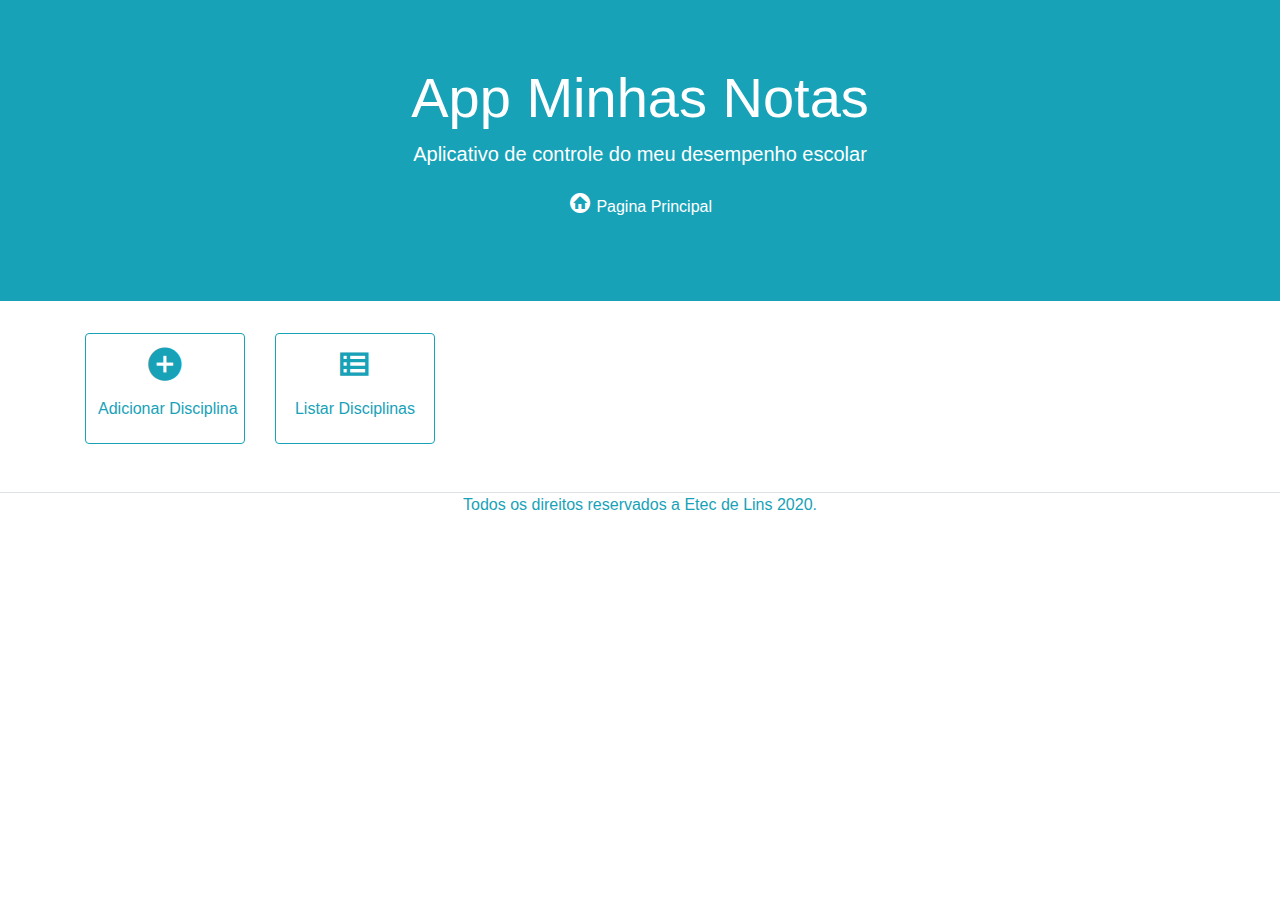
<file: index.html>
<!DOCTYPE html>
<html lang="pt-br">

<head>
    <meta charset="UTF-8">
    <meta name="viewport" content="width=device-width, initial-scale=1.0">
    <title>APP Minhas Notas</title>
    <link rel="shortcut icon" href="img/favicon.png" type="image/x-icon">
    <link rel="stylesheet" href="css/bootstrap.css">
    <link rel="stylesheet" href="libs/MaterialDesign-Webfont-master/css/materialdesignicons.css">
</head>

<body>

    <div class="jumbotron jumbotron-fluid bg-info">
        <h1 class="display-4 text-center text-white">App Minhas Notas</h1>
        <p class="lead text-center text-white">Aplicativo de controle do meu desempenho escolar</p>
        <p class="text-center text-white">
            <a href="index.html" class="text-white">
                <i class="mdi mdi-home-circle mdi-24px"></i> Pagina Principal
            </a>
        </p>
    </div>

    <div class="container" id="conteudo">
        <div class="row">
            <div class="col-6 col-md-2">
                <button id="adiciona" class="btn btn-outline-info btn-block">
                    <h1 class="text-center">
                        <i class="mdi mdi-plus-circle mdi48px"></i>
                    </h1>
                    <p class="text-center">Adicionar Disciplina</p>
                </button>
            </div>
            <div class="col-6 col-md-2">
                <button id="listar" class="btn btn-outline-info btn-block">
                    <h1 class="text-center">
                        <i class="mdi mdi-view-list-outline mdi48px"></i>
                    </h1>
                    <p class="text-center">Listar Disciplinas</p>
                </button>
            </div>
        </div>
    </div>

    <div class="container-fluid border-top mt-5">
        <div class="row justify-content-center">
            <div class="col-10 col-md-6">
                <p class="text-center text-info">
                    Todos os direitos reservados a Etec de Lins 2020.
                </p>
            </div>
        </div>
    </div>


    <script src="js/jquery-3.5.1.js"></script>
    <script src="js/bootstrap.js"></script>
    <script src="js/function-menu.js"></script>
</body>

</html>
</file>
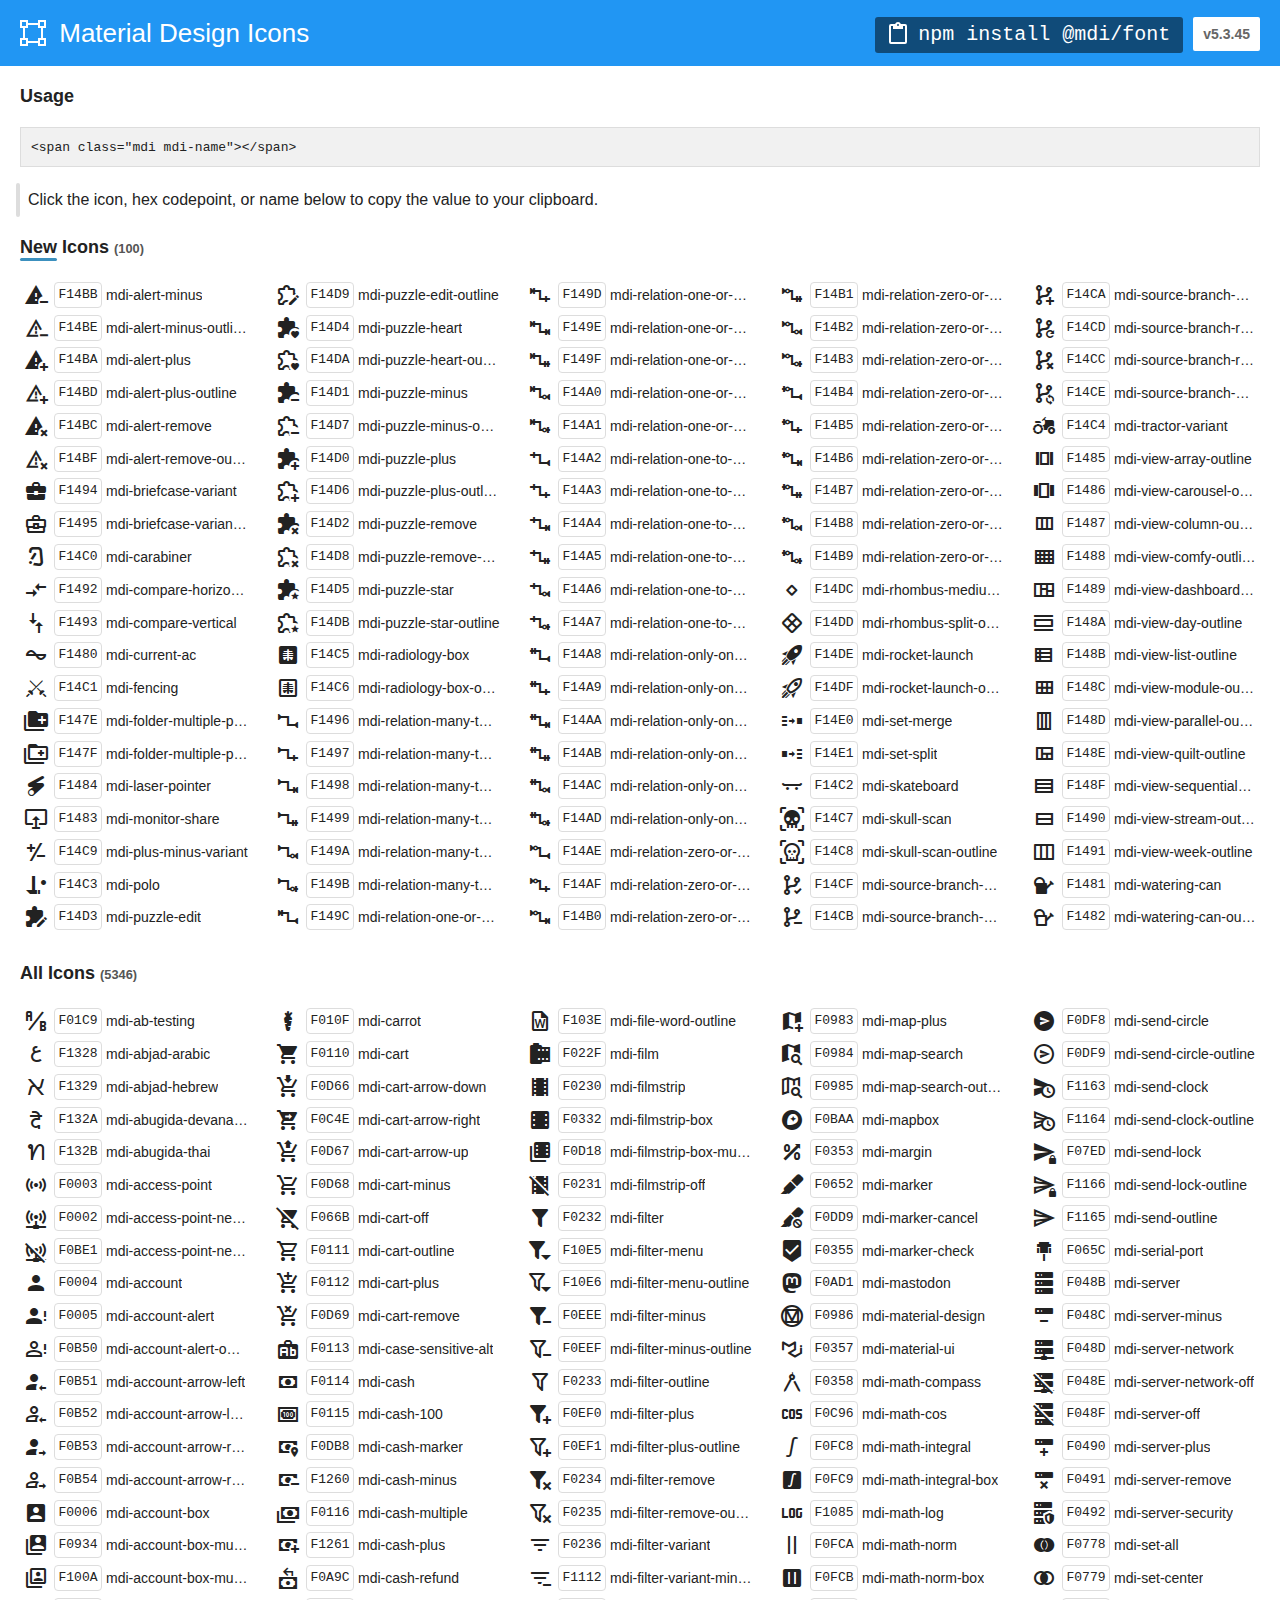
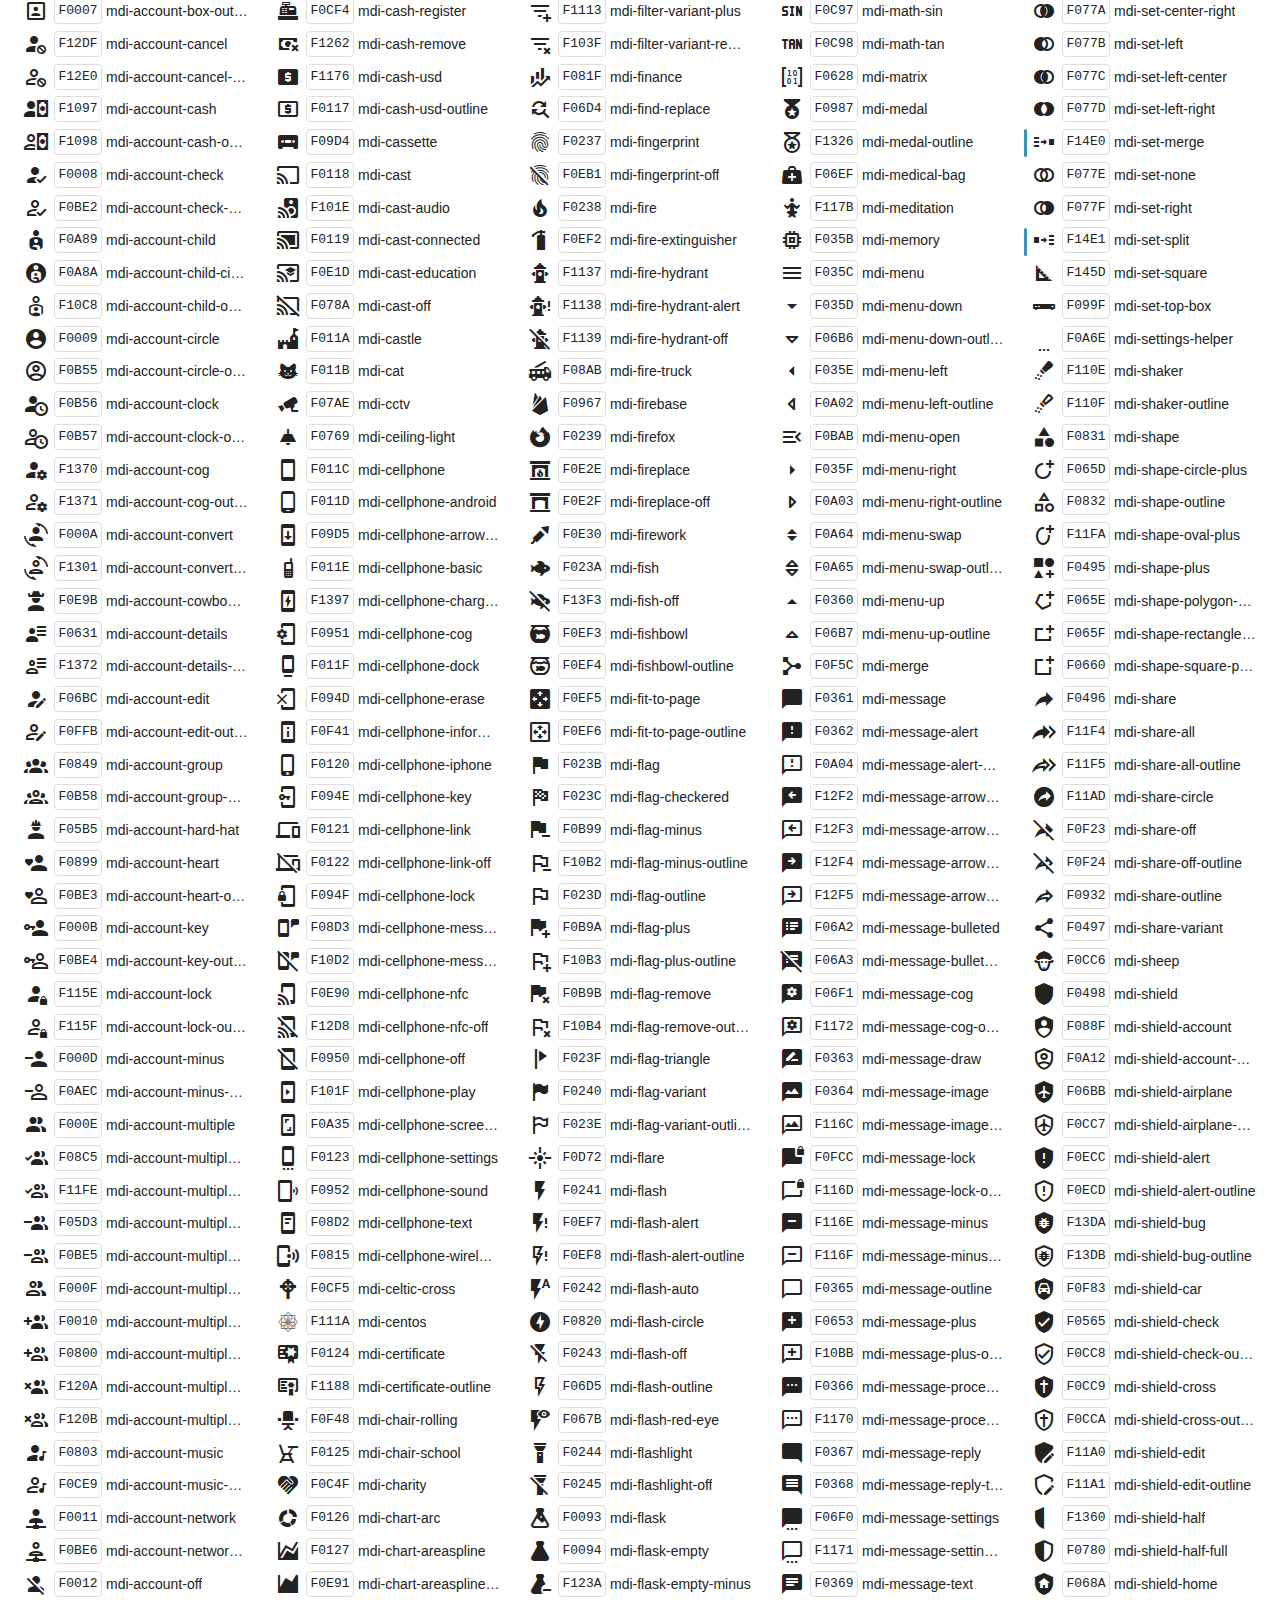
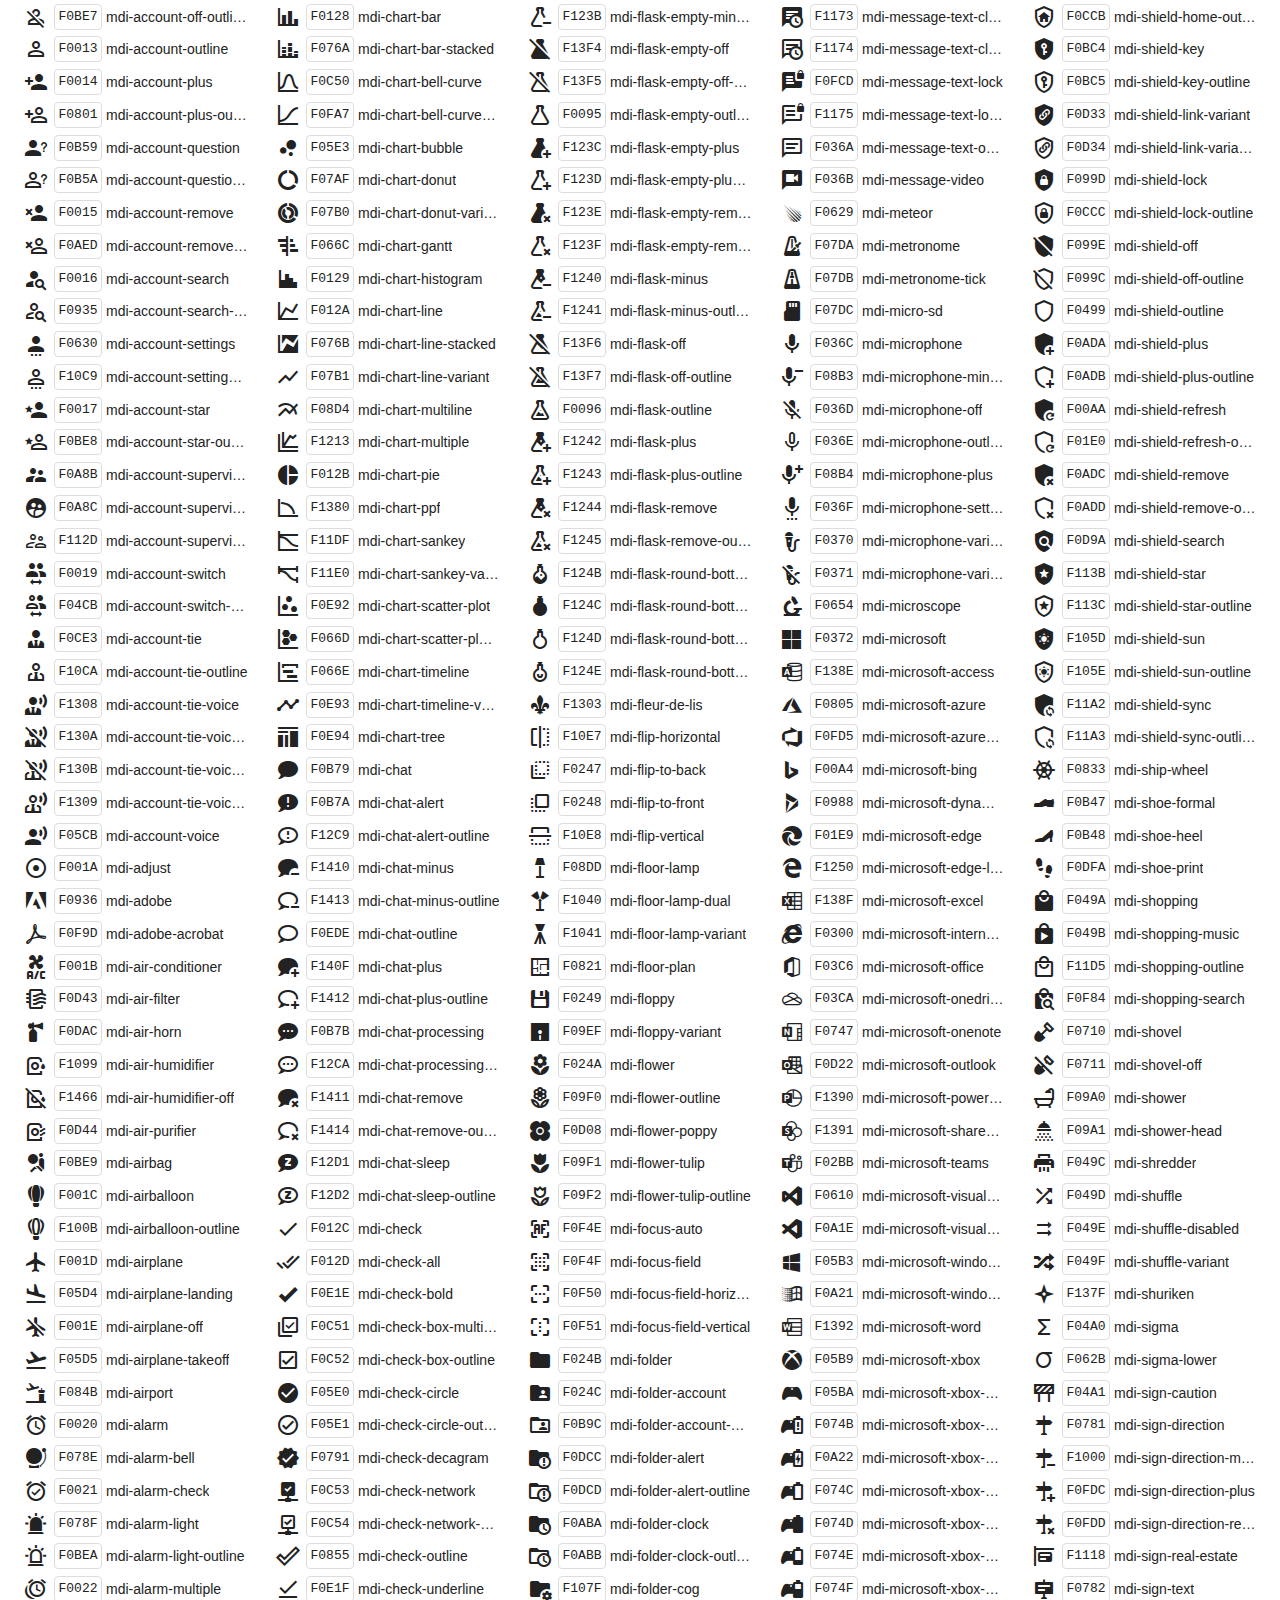
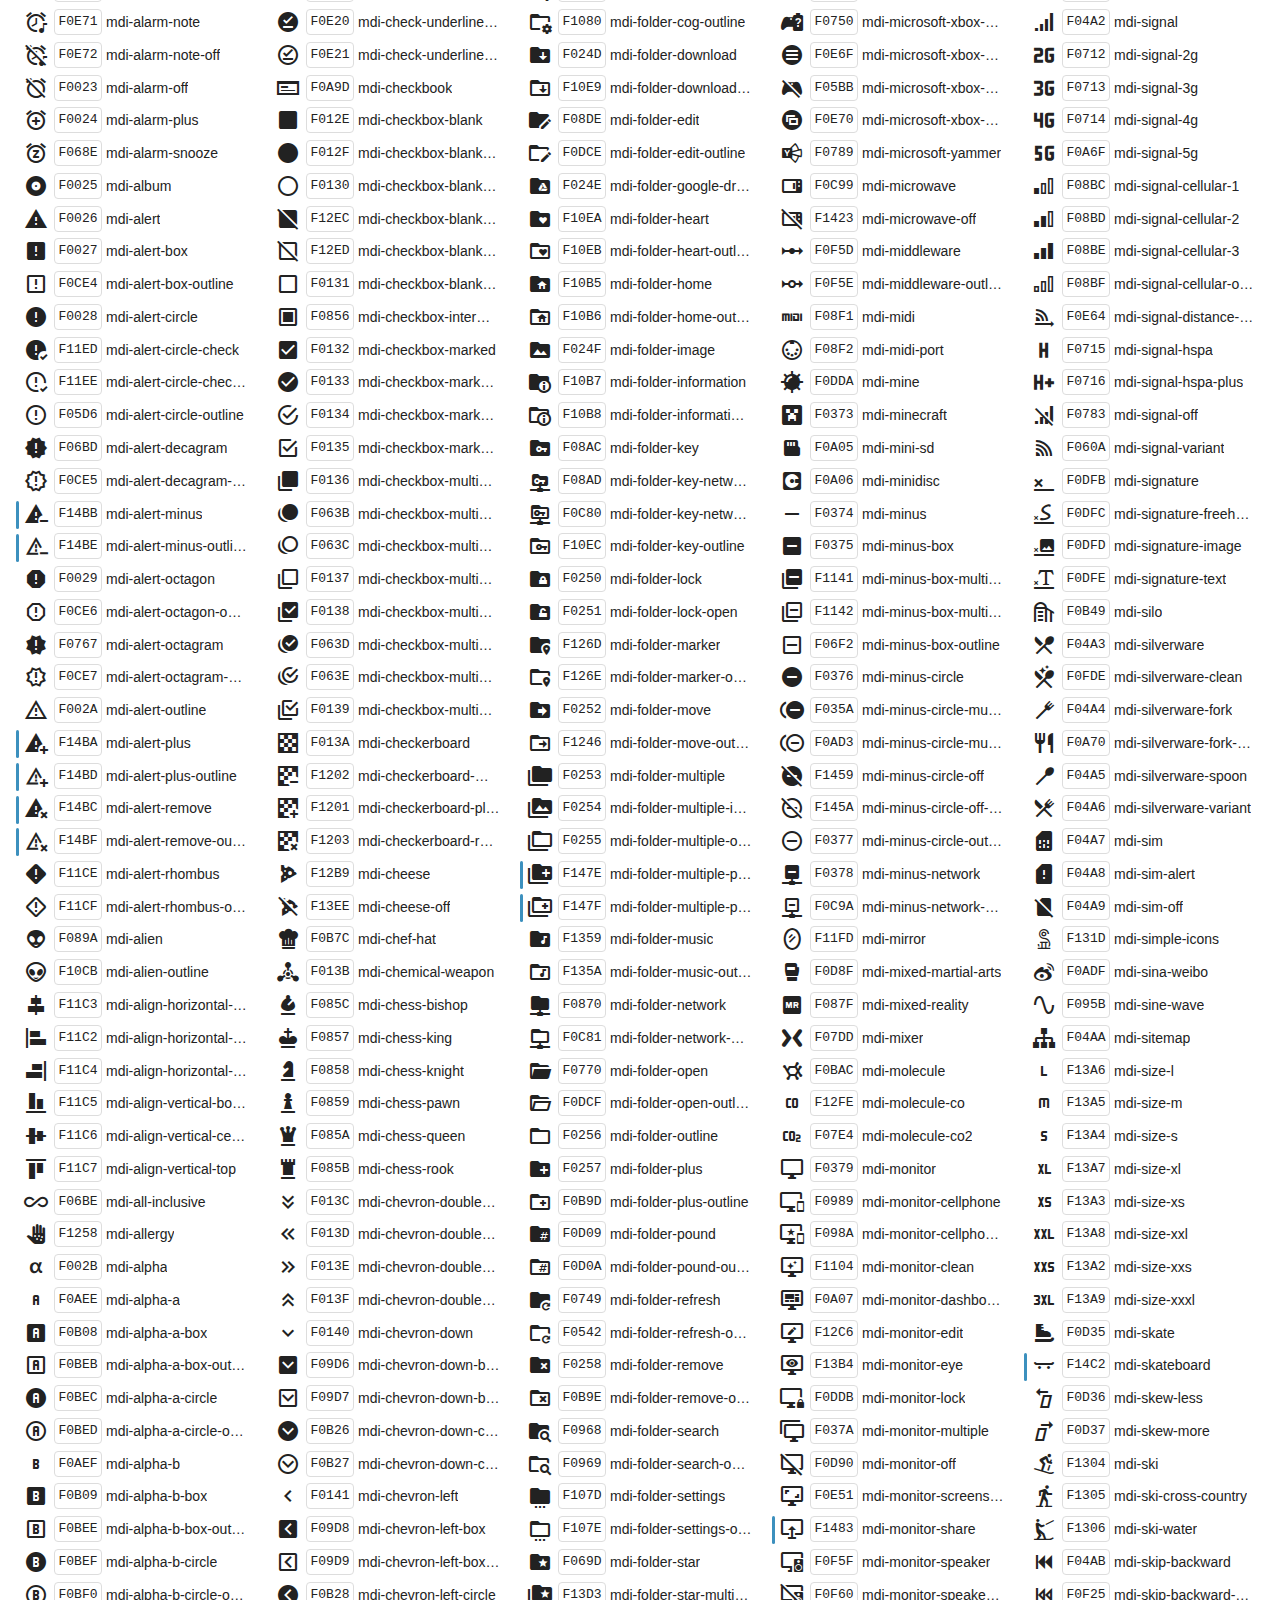
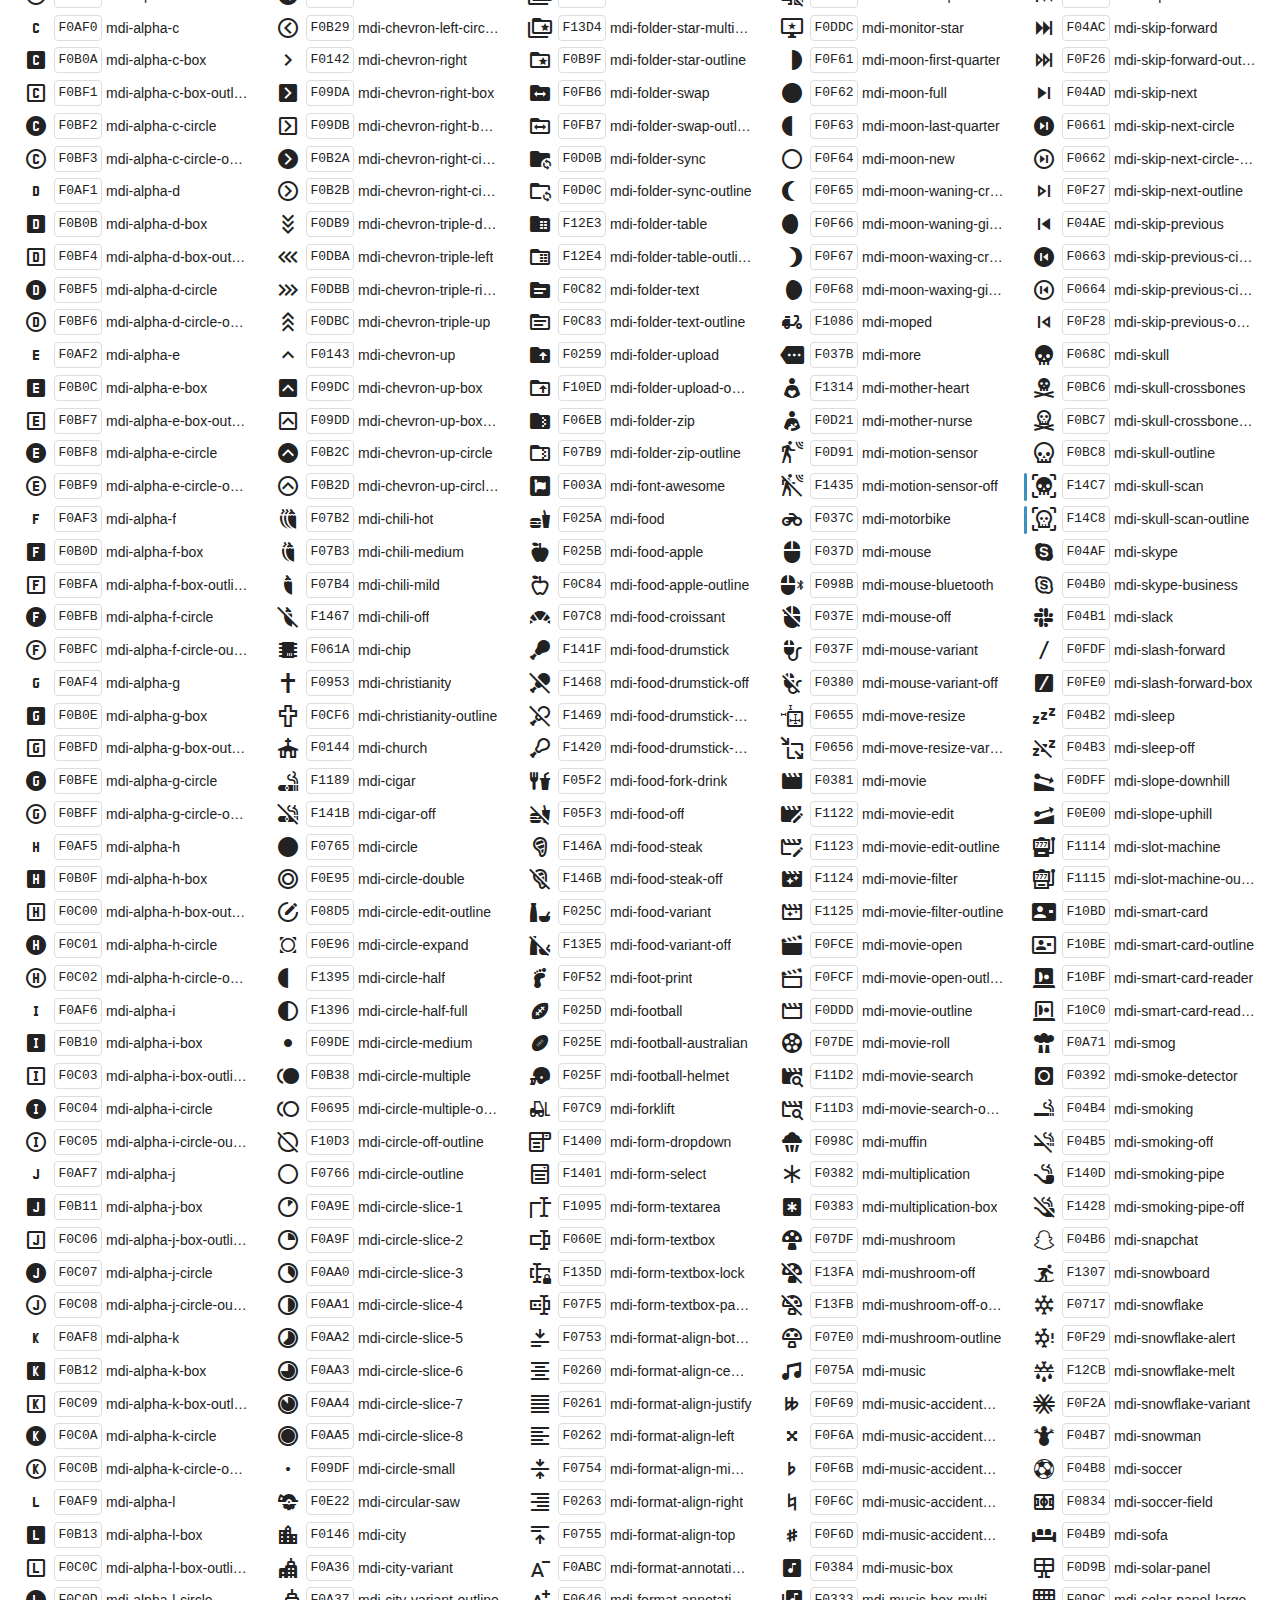
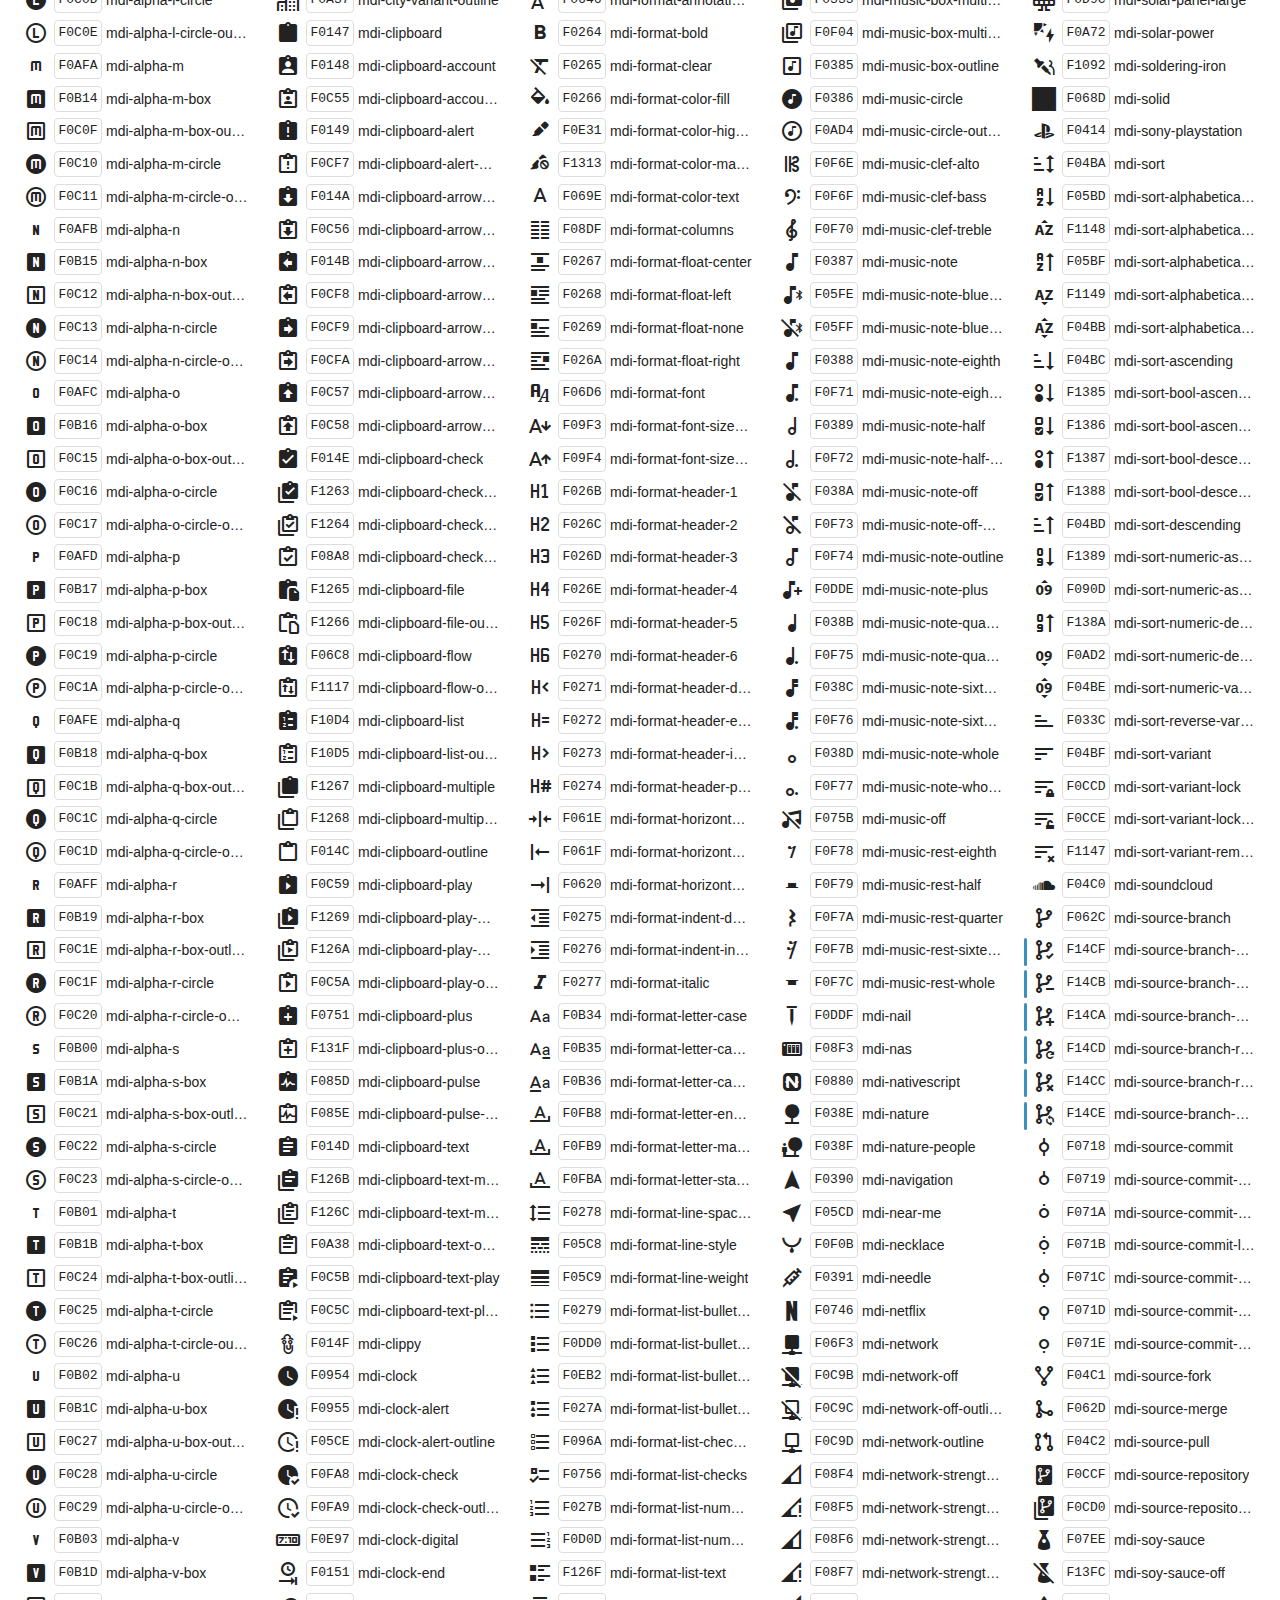
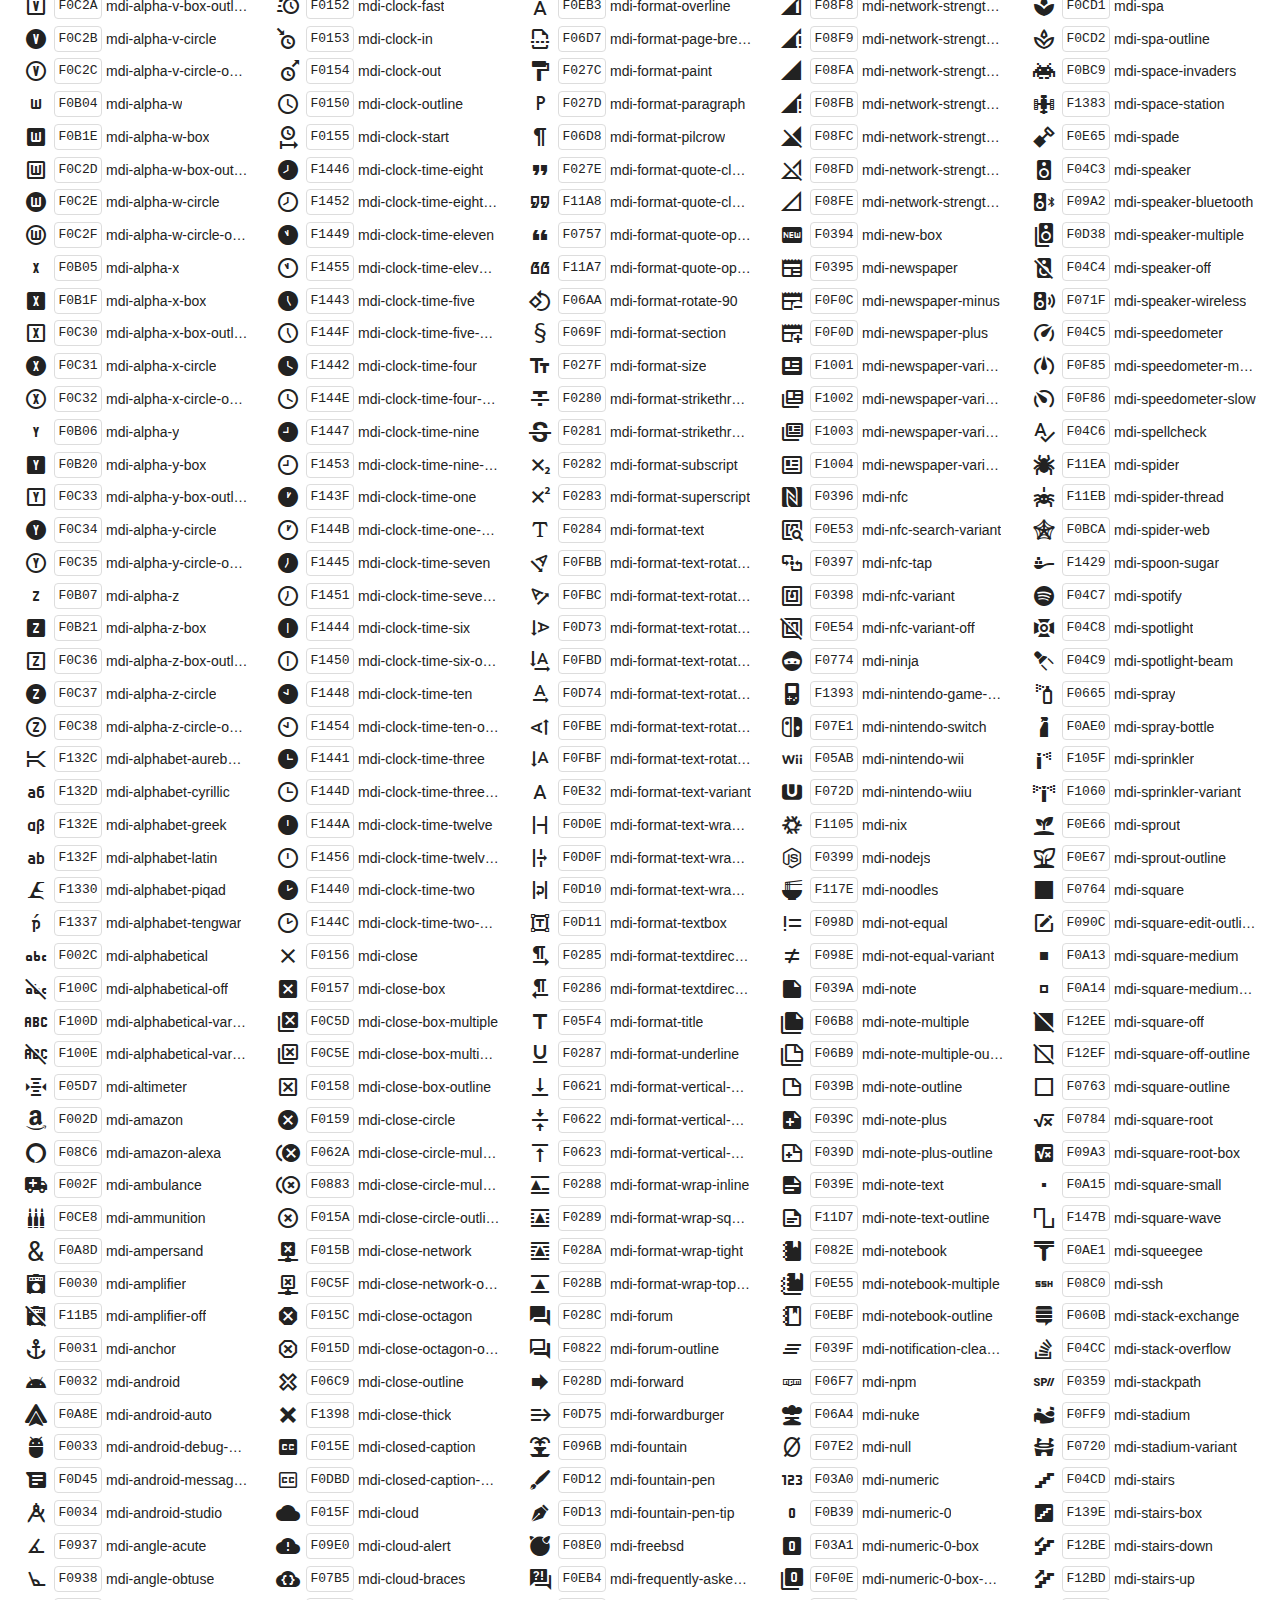
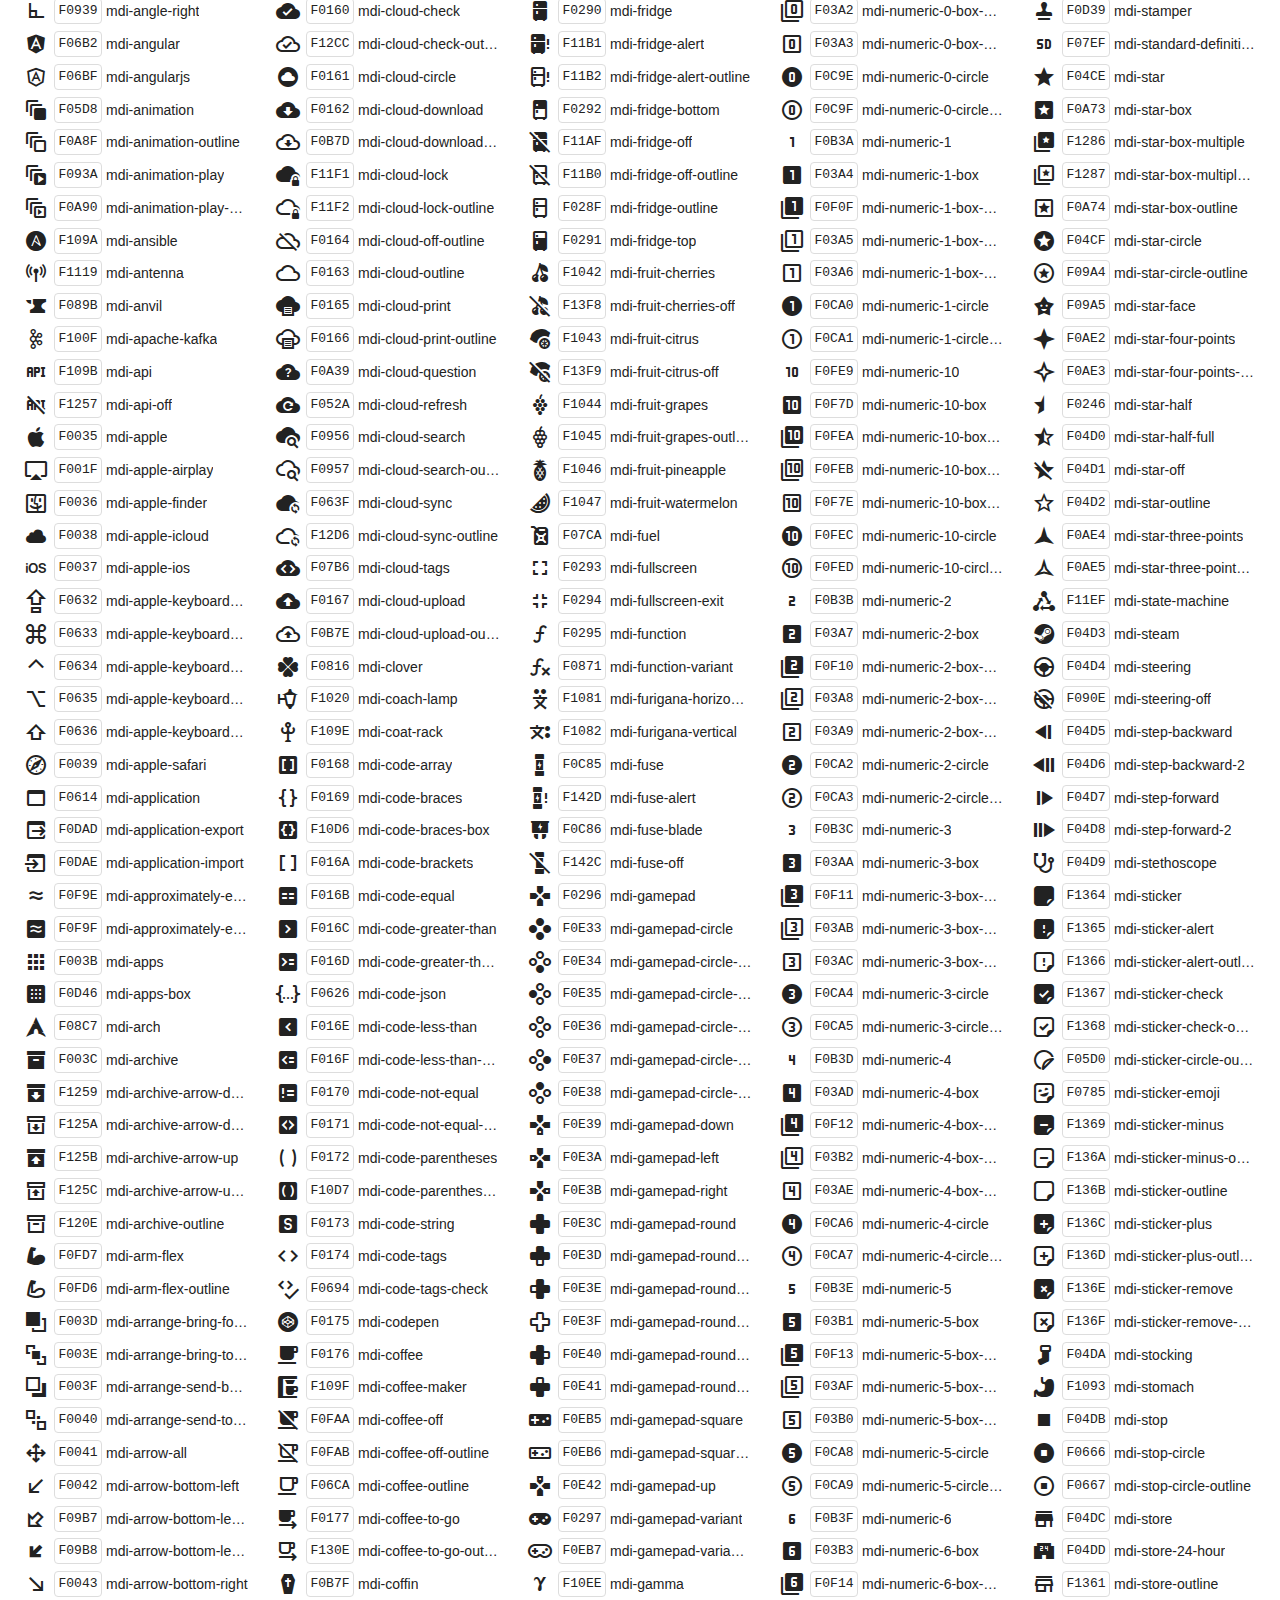
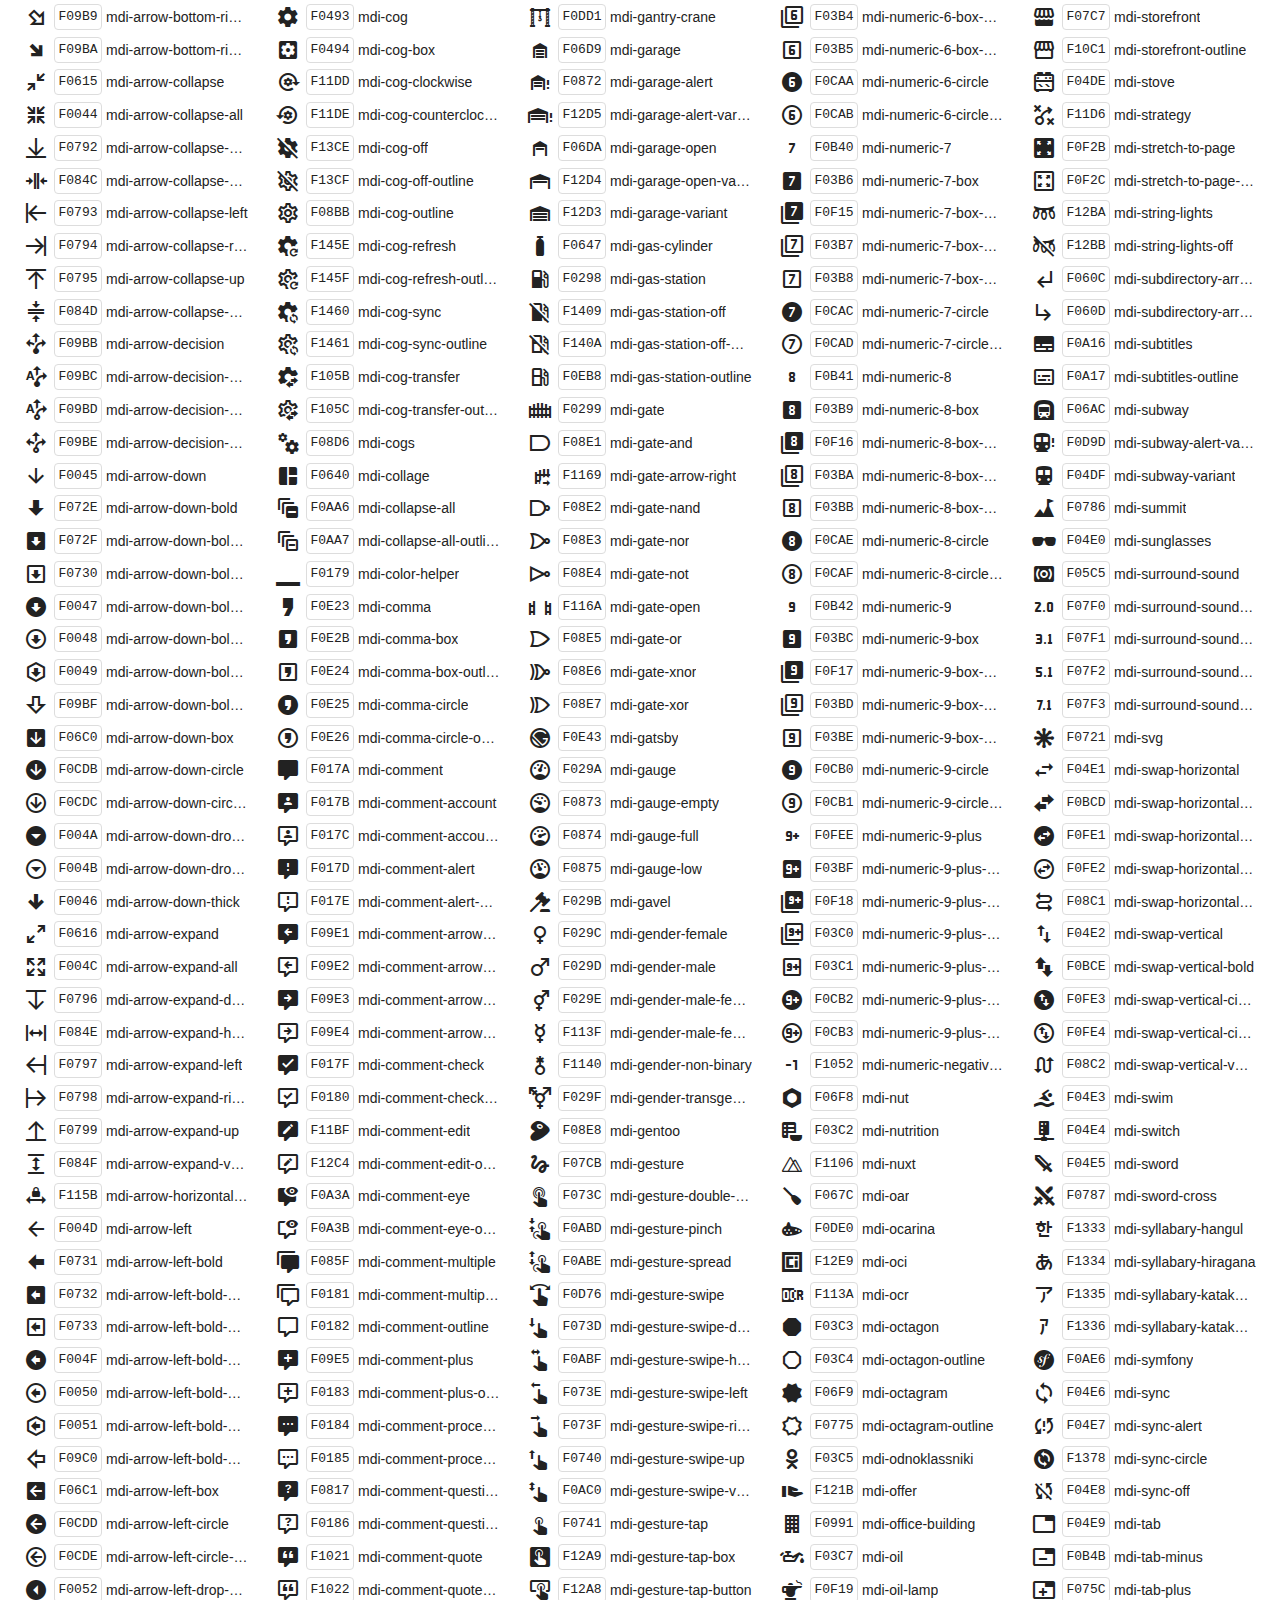
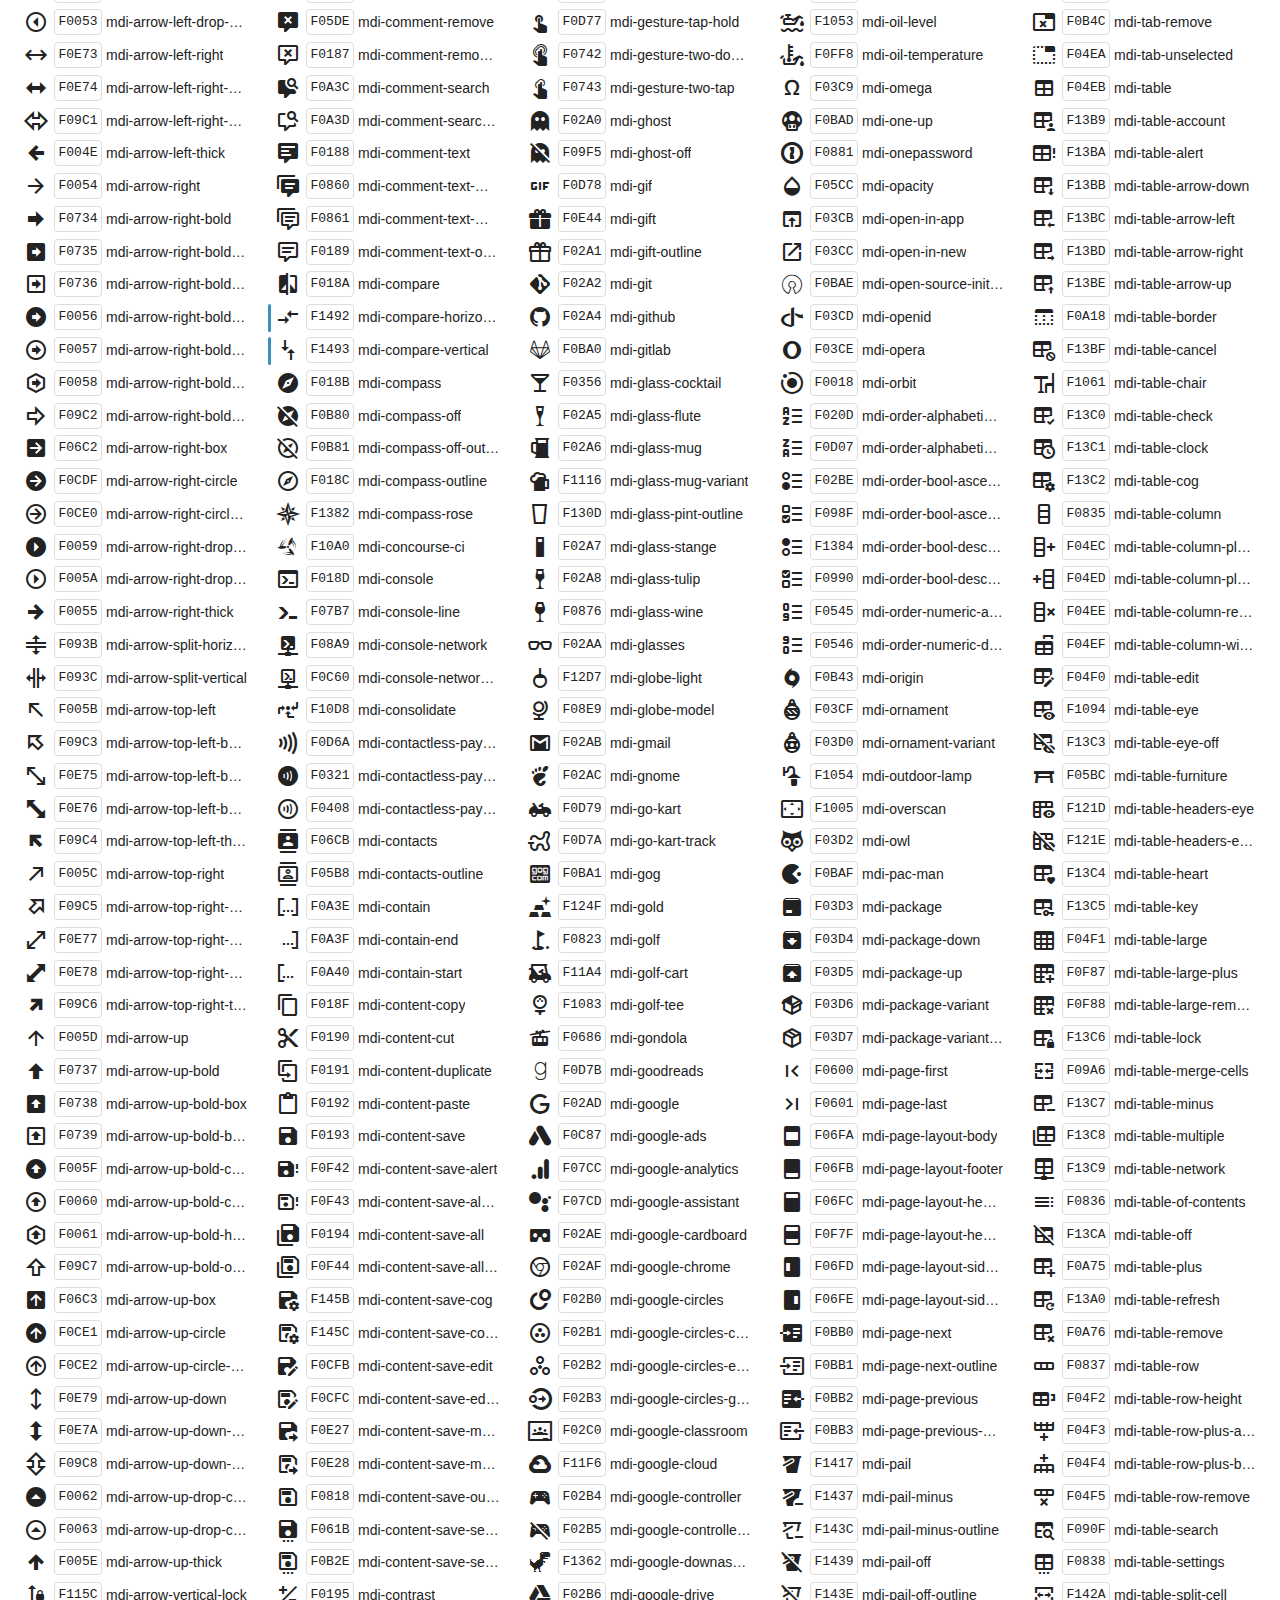
<file: libs/MaterialDesign-Webfont-master/preview.html>
﻿<!doctype html>
<html lang="en">

<head>
    <meta charset="utf-8" />
    <meta name="google" content="notranslate">
    <title>Material Design Icons</title>
    <style>
        * {
            margin: 0;
            padding: 0;
        }

        body {
            margin: 0;
            padding: 0;
            background: #fff;
            color: #222;
        }

        h1,
        h2,
        h3,
        p,
        div,
        blockquote,
        footer {
            font-family: "Helvetica Neue", Arial, sans-serif;
        }

        h1 {
            padding: 20px 20px 16px 20px;
            font-size: 26px;
            line-height: 26px;
            font-weight: normal;
            color: #FFF;
            background-color: #2196F3;
        }

        h1 svg {
            vertical-align: middle;
            width: 26px;
            height: 26px;
            margin: 0 6px 4px 0;
        }

        h1 svg path {
            fill: #FFF;
        }

        h1 .version {
            font-size: 14px;
            background: #FFF;
            padding: 4px 10px;
            float: right;
            border-radius: 2px;
            margin: -3px 0 0 0;
            color: #666;
            font-weight: bold;
        }

        h1 .version::before {
            content: 'v';
        }

        h1 code {
            font-size: 20px;
            background: rgba(0, 0, 0, 0.5);
            padding: 4px 12px;
            border-radius: 3px;
            float: right;
            margin: -3px 10px 0 0;
            border: 1px solid transparent;
            cursor: pointer;
        }

        h1 code:hover {
            border: 1px solid #FFF;
        }

        h1 code svg {
            width: 24px;
            height: 24px;
            margin: -1px -4px 0 -2px
        }

        h2 {
            font-size: 18px;
            padding: 20px;
        }

        h2 small {
            color: #555;
            font-size: 0.8rem;
        }

        h2 small::before {
            content: '(';
        }

        h2 small::after {
            content: ')';
        }

        h2 span {
            position: relative;
        }

        h2.newicons span::before {
            position: absolute;
            content: ' ';
            width: 100%;
            height: 0.2rem;
            bottom: -0.25rem;
            background: #3C90BE;
            border-radius: 0.1rem;
        }

        h2.deprecatedicons span::before {
            position: absolute;
            content: ' ';
            width: 100%;
            height: 0.2rem;
            bottom: -0.25rem;
            background: #BE3C3C;
            border-radius: 0.1rem;
        }

        h3 {
            font-size: 14px;
            padding: 10px 20px 0 20px;
            font-weight: bold;
        }

        p {
            padding: 10px 20px;
        }

        p code {
            display: inline-block;
            vertical-align: middle;
            background: #F1F1F1;
            padding: 3px 5px;
            border-radius: 3px;
            border: 1px solid #DDD;
        }

        p i.mdi {
            vertical-align: middle;
            border-radius: 4px;
            display: inline-block;
        }

        p i.mdi.dark-demo {
            background: #333;
        }

        p.note {
            color: #999;
            font-size: 14px;
            padding: 0 20px 5px 20px;
        }

        p.deprecated {
            margin: -0.5rem 0 0.25rem 0;
        }

        p.extras {
            margin-top: -0.5rem;
        }

        div.icons {
            padding: 0 20px 10px 20px;
            -webkit-column-count: 5;
            -moz-column-count: 5;
            column-count: 5;
            -webkit-column-gap: 20px;
            -moz-column-gap: 20px;
            column-gap: 20px;
        }

        div.icons div {
            line-height: 2em;
        }

        div.icons div span {
            cursor: pointer;
            font-size: 14px;
            text-overflow: ellipsis;
            display: inline-block;
            max-width: calc(100% - 90px);
            overflow: hidden;
            vertical-align: middle;
            white-space: nowrap;
        }

        div.icons div code:hover,
        div.icons div span:hover,
        div.icons div i:hover {
            color: #3c90be;
        }

        div.icons div code:hover {
            border-color: #3c90be;
        }

        div.icons div code {
            border: 1px solid #DDD;
            width: 46px;
            margin-left: 2px;
            margin-right: 4px;
            border-radius: 4px;
            display: inline-block;
            vertical-align: middle;
            text-align: center;
            line-height: 24px;
            cursor: pointer;
        }

        div.icons div i {
            display: inline-block;
            width: 32px;
            height: 24px;
            text-align: center;
            vertical-align: middle;
            cursor: pointer;
            line-height: 24px;
        }

        div.icons .mdi::before {
            font-size: 24px;
        }

        div.icons div.new::before {
            content: ' ';
            width: 0.2rem;
            height: 1.75rem;
            position: absolute;
            margin-top: 0.25rem;
            margin-left: -0.25rem;
            background: #3C90BE;
            border-radius: 0.1rem;
        }

        div.icons div.deprecated::before {
            content: ' ';
            width: 0.2rem;
            height: 1.75rem;
            position: absolute;
            margin-top: 0.25rem;
            margin-left: -0.25rem;
            background: #BE3C3C;
            border-radius: 0.1rem;
        }

        pre {
            margin: 0 20px;
            font-family: Consolas, monospace;
            padding: 10px;
            border: 1px solid #DDD;
            background: #F1F1F1;
        }

        blockquote {
            position: relative;
            margin: 1rem 1rem 0 1rem;
            padding: 0.5rem 0.5rem 0.5rem 0.75rem;
        }

        blockquote.note::before {
            content: ' ';
            width: 0.25rem;
            height: 100%;
            background: #DDD;
            position: absolute;
            border-radius: 0.25rem;
            top: 0;
            left: 0;
        }

        blockquote.deprecated::before {
            content: ' ';
            width: 0.25rem;
            height: 100%;
            background: #BE3C3C;
            position: absolute;
            border-radius: 0.25rem;
            top: 0;
            left: 0;
        }

        div.copied {
            position: fixed;
            top: 100px;
            left: 50%;
            width: 200px;
            text-align: center;
            color: #3c763d;
            background-color: #dff0d8;
            border: 1px solid #d6e9c6;
            padding: 10px 15px;
            border-radius: 4px;
            margin-left: -100px;
            box-shadow: 0 0 10px rgba(0, 0, 0, 0.2);
        }

        div.examples {
            display: flex;
            flex-wrap: wrap;
            margin: 0.5rem 1.25rem;
        }

        div.examples > div {
            display: flex;
            margin-right: 0.5rem;
            margin-bottom: 0.5rem;
        }

        div.examples > div > div:first-child {
            display: flex;
            padding: 0.5rem;
            border-radius: 0.25rem;
            box-shadow: 0 0 0.25rem rgba(0, 0, 0, 0.4);
            background: #FFF;
            z-index: 1;
            align-items: center;
            justify-content: center;
        }

        div.examples > div > div:first-child + div {
            display: flex;
            margin-left: -0.25rem;
            padding: 0.5rem 0.75rem 0.5rem 1rem;
            background: #222;
            border-radius: 0 0.25rem 0.25rem 0;
        }

        div.examples > div > div:first-child + div > code {
            color: #FFF;
            align-self: center;
        }

        div.examples > div > div.dark:first-child {
            background: #444;
        }

        div.examples i {
            display: flex;
        }

        div.examples-size > div > div:first-child {
            min-width: 3rem;
        }

        footer {
            display: flex;
            padding: 20px;
            color: #666;
            border-top: 1px solid #DDD;
            background: #F1F1F1;
        }

        footer > div:first-child {
            flex: 1;
        }

        footer > div:last-child {
            text-align: right;
        }

        footer a {
            color: #e91e63;
            text-decoration: none;
        }

        footer a:hover {
            text-decoration: underline;
        }
    </style>
    <link href="css/materialdesignicons.min.css" media="all" rel="stylesheet" type="text/css" />
</head>

<body>
    <h1>
        <svg>
            <path d="M0,0H8V3H18V0H26V8H23V18H26V26H18V23H8V21H18V18H21V8H18V5H8V8H5V18H8V26H0V18H3V8H0V0M2,2V6H6V2H2M2,20V24H6V20H2M20,2V6H24V2H20M20,20V24H24V20H20Z"></path>
        </svg>
        Material Design Icons
        <span class="version">5.3.45</span>
        <code id="npm" title="Copy to Clipboard">
            <svg viewBox="0 0 24 24">
                <path d="M19,20H5V4H7V7H17V4H19M12,2A1,1 0 0,1 13,3A1,1 0 0,1 12,4A1,1 0 0,1 11,3A1,1 0 0,1 12,2M19,2H14.82C14.4,0.84 13.3,0 12,0C10.7,0 9.6,0.84 9.18,2H5A2,2 0 0,0 3,4V20A2,2 0 0,0 5,22H19A2,2 0 0,0 21,20V4A2,2 0 0,0 19,2Z" />
            </svg>
            npm install @mdi/font
        </code>
    </h1>

    <h2 class="usage">Usage</h2>
    <pre><code>&lt;span class=&quot;mdi mdi-<span id="name">name</span>&quot;&gt;&lt;/span&gt;</code></pre>

    <blockquote class="note">
        Click the icon, hex codepoint, or name below to copy the value to your clipboard.
    </blockquote>

    <h2 class="newicons"><span>New</span> Icons <small id="newIconsCount">-</small></h2>
    <div class="icons" id="newIcons"></div>

    <h2 class="icons">All Icons <small id="iconsCount">-</small></h2>
    <div class="icons" id="icons"></div>

    <h2 class="deprecatedicons"><span>Deprecated</span> Icons <small id="deprecatedIconsCount">-</small></h2>
    <p class="deprecated" id="deprecated">
        Deprecated icons will be removed in a future major release.
    </p>
    <div class="icons" id="deprecatedIcons"></div>

    <h2 class="extras">Extras</h2>

    <p class="extras">The helper CSS classes are listed below.</p>

    <section>
        <h3>Size</h3>

        <div class="examples examples-size">
            <div>
                <div>
                    <i class="mdi mdi-18px mdi-account"></i>
                </div>
                <div>
                    <code>mdi-18px</code>
                </div>
            </div>
            <div>
                <div>
                    <i class="mdi mdi-24px mdi-account"></i>
                </div>
                <div>
                    <code>mdi-24px</code>
                </div>
            </div>
            <div>
                <div>
                    <i class="mdi mdi-36px mdi-account"></i>
                </div>
                <div>
                    <code>mdi-36px</code>
                </div>
            </div>
            <div>
                <div>
                    <i class="mdi mdi-48px mdi-account"></i>
                </div>
                <div>
                    <code>mdi-48px</code>
                </div>
            </div>
        </div>
    </section>

    <h3>Rotate</h3>

    <div class="examples">
        <div>
            <div>
                <i class="mdi mdi-36px mdi-account"></i>
            </div>
        </div>
        <div>
            <div>
                <i class="mdi mdi-36px mdi-rotate-45 mdi-account"></i>
            </div>
            <div>
                <code>mdi-rotate-45</code> 
            </div>
        </div>
        <div>
            <div>
                <i class="mdi mdi-36px mdi-rotate-90 mdi-account"></i>
            </div>
            <div>
                <code>mdi-rotate-90</code>
            </div>
        </div>
        <div>
            <div>
                <i class="mdi mdi-36px mdi-rotate-135 mdi-account"></i>
            </div>
            <div>
                <code>mdi-rotate-135</code>
            </div>
        </div>
        <div>
            <div>
                <i class="mdi mdi-36px mdi-rotate-180 mdi-account"></i>
            </div>
            <div>
                <code>mdi-rotate-180</code>
            </div>
        </div>
        <div>
            <div>
                <i class="mdi mdi-36px mdi-rotate-225 mdi-account"></i>
            </div>
            <div>
                <code>mdi-rotate-225</code>
            </div>
        </div>
        <div>
            <div>
                <i class="mdi mdi-36px mdi-rotate-270 mdi-account"></i>
            </div>
            <div>
                <code>mdi-rotate-270</code>
            </div>
        </div>
        <div>
            <div>
                <i class="mdi mdi-36px mdi-rotate-315 mdi-account"></i>
            </div>
            <div>
                <code>mdi-rotate-315</code> 
            </div>
        </div>
    </div>

    <h3>Flip</h3>

    <div class="examples">
        <div>
            <div>
                <i class="mdi mdi-36px mdi-account-alert"></i>
            </div>
        </div>
        <div>
            <div>
                <i class="mdi mdi-36px mdi-flip-h mdi-account-alert"></i>
            </div>
            <div>
                <code>mdi-flip-h</code> 
            </div>
        </div>
        <div>
            <div>
                <i class="mdi mdi-36px mdi-flip-v mdi-account-alert"></i>
            </div>
            <div>
                <code>mdi-flip-v</code> 
            </div>
        </div>
    </div>

    <p class="note"><strong>Note:</strong> We do not include the ability to use <code>mdi-flip-*</code> and
        <code>mdi-rotate-*</code> at the same time.</p>

    <h3>Spin</h3>

    <div class="examples">
        <div>
            <div>
                <i class="mdi mdi-36px mdi-spin mdi-loading"></i>
            </div>
            <div>
                <code>mdi-spin</code>
            </div>
        </div>
        <div>
            <div>
                <i class="mdi mdi-36px mdi-spin mdi-star"></i>
            </div>
            <div>
                <code>mdi-spin</code>
            </div>
        </div>
    </div>

    <h3>Color</h3>

    <div class="examples">
        <div>
            <div class="dark">
                <i class="mdi mdi-36px mdi-light mdi-account dark-demo"></i>
            </div>
            <div>
                <code>mdi-light</code>
            </div>
        </div>
        <div>
            <div class="dark">
                <i class="mdi mdi-36px mdi-light mdi-inactive mdi-account dark-demo"></i>
            </div>
            <div>
                <code>mdi-light mdi-inactive</code>
            </div>
        </div>
        <div>
            <div>
                <i class="mdi mdi-36px mdi-dark mdi-account"></i>
            </div>
            <div>
                <code>mdi-dark</code>
            </div>
        </div>
        <div>
            <div>
                <i class="mdi mdi-36px mdi-dark mdi-inactive mdi-account"></i>
            </div>
            <div>
                <code>mdi-dark mdi-inactive</code> 
            </div>
        </div>
    </div>

    <footer>
        <div>
            Generated with <a href="https://npmjs.com/package/@mdi/font-build">@mdi/font-build</a>
            by <a href="http://MaterialDesignIcons.com/">MaterialDesignIcons.com</a>.
        </div>
        <div>
            <a href="https://www.npmjs.com/org/mdi" target="_blank">NPM @mdi Organization</a>
        </div>
    </footer>

    <script type="text/javascript">
        function isNew(icon) {
            return icon.version === '5.3.45';
        }
        function isDeprecated(icon) {
            return typeof icon.deprecated == 'undefined'
                ? false
                : icon.deprecated;
        }
        function copyText(text) {
            var copyFrom = document.createElement('textarea');
            copyFrom.setAttribute("style", "position:fixed;opacity:0;top:100px;left:100px;");
            copyFrom.value = text;
            document.body.appendChild(copyFrom);
            copyFrom.select();
            document.execCommand('copy');
            var copied = document.createElement('div');
            copied.setAttribute('class', 'copied');
            copied.appendChild(document.createTextNode('Copied to Clipboard'));
            document.body.appendChild(copied);
            setTimeout(function () {
                document.body.removeChild(copyFrom);
                document.body.removeChild(copied);
            }, 1500);
        };
        function getIconItem(icon, isNewIcon, isDeprecatedIcon) {
            var div = document.createElement('div'),
                i = document.createElement('i');
            i.className = 'mdi mdi-' + icon.name;
            div.appendChild(i);
            var code = document.createElement('code');
            code.appendChild(document.createTextNode(icon.hex));
            div.appendChild(code);
            var span = document.createElement('span');
            span.appendChild(document.createTextNode('mdi-' + icon.name));
            div.appendChild(span);
            span.onclick = function () {
                document.getElementById('name').innerHTML = icon.name;
            };
            i.onmouseup = function () {
                copyText(String.fromCodePoint(parseInt(icon.hex, 16)));
            };
            code.onmouseup = function () {
                copyText(icon.hex);
            };
            span.onmouseup = function () {
                copyText('mdi-' + icon.name);
            };
            if (isNewIcon) {
                div.className = 'new';
            }
            if (isDeprecatedIcon) {
                div.className = 'deprecated';
            }
            return div;
        }
        (function () {
            var iconsCount = 0;
            var newIconsCount = 0;
            var deprecatedIconsCount = 0;
            var icons = [{name:"ab-testing",hex:"F01C9",version:"4.0.96"},{name:"abjad-arabic",hex:"F1328",version:"4.9.95"},{name:"abjad-hebrew",hex:"F1329",version:"4.9.95"},{name:"abugida-devanagari",hex:"F132A",version:"4.9.95"},{name:"abugida-thai",hex:"F132B",version:"4.9.95"},{name:"access-point",hex:"F0003",version:"1.5.54"},{name:"access-point-network",hex:"F0002",version:"1.5.54"},{name:"access-point-network-off",hex:"F0BE1",version:"3.2.89"},{name:"account",hex:"F0004",version:"1.5.54"},{name:"account-alert",hex:"F0005",version:"1.5.54"},{name:"account-alert-outline",hex:"F0B50",version:"3.0.39"},{name:"account-arrow-left",hex:"F0B51",version:"3.0.39"},{name:"account-arrow-left-outline",hex:"F0B52",version:"3.0.39"},{name:"account-arrow-right",hex:"F0B53",version:"3.0.39"},{name:"account-arrow-right-outline",hex:"F0B54",version:"3.0.39"},{name:"account-box",hex:"F0006",version:"1.5.54"},{name:"account-box-multiple",hex:"F0934",version:"2.4.85"},{name:"account-box-multiple-outline",hex:"F100A",version:"4.1.95"},{name:"account-box-outline",hex:"F0007",version:"1.5.54"},{name:"account-cancel",hex:"F12DF",version:"4.8.95"},{name:"account-cancel-outline",hex:"F12E0",version:"4.8.95"},{name:"account-cash",hex:"F1097",version:"4.2.95"},{name:"account-cash-outline",hex:"F1098",version:"4.2.95"},{name:"account-check",hex:"F0008",version:"1.5.54"},{name:"account-check-outline",hex:"F0BE2",version:"3.2.89"},{name:"account-child",hex:"F0A89",version:"2.7.94"},{name:"account-child-circle",hex:"F0A8A",version:"2.7.94"},{name:"account-child-outline",hex:"F10C8",version:"4.3.95"},{name:"account-circle",hex:"F0009",version:"1.5.54"},{name:"account-circle-outline",hex:"F0B55",version:"3.0.39"},{name:"account-clock",hex:"F0B56",version:"3.0.39"},{name:"account-clock-outline",hex:"F0B57",version:"3.0.39"},{name:"account-cog",hex:"F1370",version:"4.9.95"},{name:"account-cog-outline",hex:"F1371",version:"4.9.95"},{name:"account-convert",hex:"F000A",version:"1.5.54"},{name:"account-convert-outline",hex:"F1301",version:"4.8.95"},{name:"account-cowboy-hat",hex:"F0E9B",version:"3.7.94"},{name:"account-details",hex:"F0631",version:"1.6.50"},{name:"account-details-outline",hex:"F1372",version:"4.9.95"},{name:"account-edit",hex:"F06BC",version:"1.8.36"},{name:"account-edit-outline",hex:"F0FFB",version:"4.0.96"},{name:"account-group",hex:"F0849",version:"2.1.99"},{name:"account-group-outline",hex:"F0B58",version:"3.0.39"},{name:"account-hard-hat",hex:"F05B5",version:"1.5.54"},{name:"account-heart",hex:"F0899",version:"2.2.43"},{name:"account-heart-outline",hex:"F0BE3",version:"3.2.89"},{name:"account-key",hex:"F000B",version:"1.5.54"},{name:"account-key-outline",hex:"F0BE4",version:"3.2.89"},{name:"account-lock",hex:"F115E",version:"4.4.95"},{name:"account-lock-outline",hex:"F115F",version:"4.4.95"},{name:"account-minus",hex:"F000D",version:"1.5.54"},{name:"account-minus-outline",hex:"F0AEC",version:"2.8.94"},{name:"account-multiple",hex:"F000E",version:"1.5.54"},{name:"account-multiple-check",hex:"F08C5",version:"2.3.50"},{name:"account-multiple-check-outline",hex:"F11FE",version:"4.6.95"},{name:"account-multiple-minus",hex:"F05D3",version:"1.5.54"},{name:"account-multiple-minus-outline",hex:"F0BE5",version:"3.2.89"},{name:"account-multiple-outline",hex:"F000F",version:"1.5.54"},{name:"account-multiple-plus",hex:"F0010",version:"1.5.54"},{name:"account-multiple-plus-outline",hex:"F0800",version:"2.1.19"},{name:"account-multiple-remove",hex:"F120A",version:"4.6.95"},{name:"account-multiple-remove-outline",hex:"F120B",version:"4.6.95"},{name:"account-music",hex:"F0803",version:"2.1.19"},{name:"account-music-outline",hex:"F0CE9",version:"3.3.92"},{name:"account-network",hex:"F0011",version:"1.5.54"},{name:"account-network-outline",hex:"F0BE6",version:"3.2.89"},{name:"account-off",hex:"F0012",version:"1.5.54"},{name:"account-off-outline",hex:"F0BE7",version:"3.2.89"},{name:"account-outline",hex:"F0013",version:"1.5.54"},{name:"account-plus",hex:"F0014",version:"1.5.54"},{name:"account-plus-outline",hex:"F0801",version:"2.1.19"},{name:"account-question",hex:"F0B59",version:"3.0.39"},{name:"account-question-outline",hex:"F0B5A",version:"3.0.39"},{name:"account-remove",hex:"F0015",version:"1.5.54"},{name:"account-remove-outline",hex:"F0AED",version:"2.8.94"},{name:"account-search",hex:"F0016",version:"1.5.54"},{name:"account-search-outline",hex:"F0935",version:"2.4.85"},{name:"account-settings",hex:"F0630",version:"1.6.50"},{name:"account-settings-outline",hex:"F10C9",version:"4.3.95"},{name:"account-star",hex:"F0017",version:"1.5.54"},{name:"account-star-outline",hex:"F0BE8",version:"3.2.89"},{name:"account-supervisor",hex:"F0A8B",version:"2.7.94"},{name:"account-supervisor-circle",hex:"F0A8C",version:"2.7.94"},{name:"account-supervisor-outline",hex:"F112D",version:"4.4.95"},{name:"account-switch",hex:"F0019",version:"1.5.54"},{name:"account-switch-outline",hex:"F04CB",version:"1.5.54"},{name:"account-tie",hex:"F0CE3",version:"3.3.92"},{name:"account-tie-outline",hex:"F10CA",version:"4.3.95"},{name:"account-tie-voice",hex:"F1308",version:"4.8.95"},{name:"account-tie-voice-off",hex:"F130A",version:"4.8.95"},{name:"account-tie-voice-off-outline",hex:"F130B",version:"4.8.95"},{name:"account-tie-voice-outline",hex:"F1309",version:"4.8.95"},{name:"account-voice",hex:"F05CB",version:"1.5.54"},{name:"adjust",hex:"F001A",version:"1.5.54"},{name:"adobe",hex:"F0936",version:"2.4.85"},{name:"adobe-acrobat",hex:"F0F9D",version:"4.0.96"},{name:"air-conditioner",hex:"F001B",version:"1.5.54"},{name:"air-filter",hex:"F0D43",version:"3.4.93"},{name:"air-horn",hex:"F0DAC",version:"3.5.94"},{name:"air-humidifier",hex:"F1099",version:"4.2.95"},{name:"air-humidifier-off",hex:"F1466",version:"5.2.45"},{name:"air-purifier",hex:"F0D44",version:"3.4.93"},{name:"airbag",hex:"F0BE9",version:"3.2.89"},{name:"airballoon",hex:"F001C",version:"1.5.54"},{name:"airballoon-outline",hex:"F100B",version:"4.1.95"},{name:"airplane",hex:"F001D",version:"1.5.54"},{name:"airplane-landing",hex:"F05D4",version:"1.5.54"},{name:"airplane-off",hex:"F001E",version:"1.5.54"},{name:"airplane-takeoff",hex:"F05D5",version:"1.5.54"},{name:"airport",hex:"F084B",version:"2.1.99"},{name:"alarm",hex:"F0020",version:"1.5.54"},{name:"alarm-bell",hex:"F078E",version:"2.0.46"},{name:"alarm-check",hex:"F0021",version:"1.5.54"},{name:"alarm-light",hex:"F078F",version:"2.0.46"},{name:"alarm-light-outline",hex:"F0BEA",version:"3.2.89"},{name:"alarm-multiple",hex:"F0022",version:"1.5.54"},{name:"alarm-note",hex:"F0E71",version:"3.7.94"},{name:"alarm-note-off",hex:"F0E72",version:"3.7.94"},{name:"alarm-off",hex:"F0023",version:"1.5.54"},{name:"alarm-plus",hex:"F0024",version:"1.5.54"},{name:"alarm-snooze",hex:"F068E",version:"1.7.12"},{name:"album",hex:"F0025",version:"1.5.54"},{name:"alert",hex:"F0026",version:"1.5.54"},{name:"alert-box",hex:"F0027",version:"1.5.54"},{name:"alert-box-outline",hex:"F0CE4",version:"3.3.92"},{name:"alert-circle",hex:"F0028",version:"1.5.54"},{name:"alert-circle-check",hex:"F11ED",version:"4.5.95"},{name:"alert-circle-check-outline",hex:"F11EE",version:"4.5.95"},{name:"alert-circle-outline",hex:"F05D6",version:"1.5.54"},{name:"alert-decagram",hex:"F06BD",version:"1.8.36"},{name:"alert-decagram-outline",hex:"F0CE5",version:"3.3.92"},{name:"alert-minus",hex:"F14BB",version:"5.3.45"},{name:"alert-minus-outline",hex:"F14BE",version:"5.3.45"},{name:"alert-octagon",hex:"F0029",version:"1.5.54"},{name:"alert-octagon-outline",hex:"F0CE6",version:"3.3.92"},{name:"alert-octagram",hex:"F0767",version:"1.9.32"},{name:"alert-octagram-outline",hex:"F0CE7",version:"3.3.92"},{name:"alert-outline",hex:"F002A",version:"1.5.54"},{name:"alert-plus",hex:"F14BA",version:"5.3.45"},{name:"alert-plus-outline",hex:"F14BD",version:"5.3.45"},{name:"alert-remove",hex:"F14BC",version:"5.3.45"},{name:"alert-remove-outline",hex:"F14BF",version:"5.3.45"},{name:"alert-rhombus",hex:"F11CE",version:"4.5.95"},{name:"alert-rhombus-outline",hex:"F11CF",version:"4.5.95"},{name:"alien",hex:"F089A",version:"2.2.43"},{name:"alien-outline",hex:"F10CB",version:"4.3.95"},{name:"align-horizontal-center",hex:"F11C3",version:"4.5.95"},{name:"align-horizontal-left",hex:"F11C2",version:"4.5.95"},{name:"align-horizontal-right",hex:"F11C4",version:"4.5.95"},{name:"align-vertical-bottom",hex:"F11C5",version:"4.5.95"},{name:"align-vertical-center",hex:"F11C6",version:"4.5.95"},{name:"align-vertical-top",hex:"F11C7",version:"4.5.95"},{name:"all-inclusive",hex:"F06BE",version:"1.8.36"},{name:"allergy",hex:"F1258",version:"4.7.95"},{name:"alpha",hex:"F002B",version:"1.5.54"},{name:"alpha-a",hex:"F0AEE",version:"2.8.94"},{name:"alpha-a-box",hex:"F0B08",version:"2.8.94"},{name:"alpha-a-box-outline",hex:"F0BEB",version:"3.2.89"},{name:"alpha-a-circle",hex:"F0BEC",version:"3.2.89"},{name:"alpha-a-circle-outline",hex:"F0BED",version:"3.2.89"},{name:"alpha-b",hex:"F0AEF",version:"2.8.94"},{name:"alpha-b-box",hex:"F0B09",version:"2.8.94"},{name:"alpha-b-box-outline",hex:"F0BEE",version:"3.2.89"},{name:"alpha-b-circle",hex:"F0BEF",version:"3.2.89"},{name:"alpha-b-circle-outline",hex:"F0BF0",version:"3.2.89"},{name:"alpha-c",hex:"F0AF0",version:"2.8.94"},{name:"alpha-c-box",hex:"F0B0A",version:"2.8.94"},{name:"alpha-c-box-outline",hex:"F0BF1",version:"3.2.89"},{name:"alpha-c-circle",hex:"F0BF2",version:"3.2.89"},{name:"alpha-c-circle-outline",hex:"F0BF3",version:"3.2.89"},{name:"alpha-d",hex:"F0AF1",version:"2.8.94"},{name:"alpha-d-box",hex:"F0B0B",version:"2.8.94"},{name:"alpha-d-box-outline",hex:"F0BF4",version:"3.2.89"},{name:"alpha-d-circle",hex:"F0BF5",version:"3.2.89"},{name:"alpha-d-circle-outline",hex:"F0BF6",version:"3.2.89"},{name:"alpha-e",hex:"F0AF2",version:"2.8.94"},{name:"alpha-e-box",hex:"F0B0C",version:"2.8.94"},{name:"alpha-e-box-outline",hex:"F0BF7",version:"3.2.89"},{name:"alpha-e-circle",hex:"F0BF8",version:"3.2.89"},{name:"alpha-e-circle-outline",hex:"F0BF9",version:"3.2.89"},{name:"alpha-f",hex:"F0AF3",version:"2.8.94"},{name:"alpha-f-box",hex:"F0B0D",version:"2.8.94"},{name:"alpha-f-box-outline",hex:"F0BFA",version:"3.2.89"},{name:"alpha-f-circle",hex:"F0BFB",version:"3.2.89"},{name:"alpha-f-circle-outline",hex:"F0BFC",version:"3.2.89"},{name:"alpha-g",hex:"F0AF4",version:"2.8.94"},{name:"alpha-g-box",hex:"F0B0E",version:"2.8.94"},{name:"alpha-g-box-outline",hex:"F0BFD",version:"3.2.89"},{name:"alpha-g-circle",hex:"F0BFE",version:"3.2.89"},{name:"alpha-g-circle-outline",hex:"F0BFF",version:"3.2.89"},{name:"alpha-h",hex:"F0AF5",version:"2.8.94"},{name:"alpha-h-box",hex:"F0B0F",version:"2.8.94"},{name:"alpha-h-box-outline",hex:"F0C00",version:"3.2.89"},{name:"alpha-h-circle",hex:"F0C01",version:"3.2.89"},{name:"alpha-h-circle-outline",hex:"F0C02",version:"3.2.89"},{name:"alpha-i",hex:"F0AF6",version:"2.8.94"},{name:"alpha-i-box",hex:"F0B10",version:"2.8.94"},{name:"alpha-i-box-outline",hex:"F0C03",version:"3.2.89"},{name:"alpha-i-circle",hex:"F0C04",version:"3.2.89"},{name:"alpha-i-circle-outline",hex:"F0C05",version:"3.2.89"},{name:"alpha-j",hex:"F0AF7",version:"2.8.94"},{name:"alpha-j-box",hex:"F0B11",version:"2.8.94"},{name:"alpha-j-box-outline",hex:"F0C06",version:"3.2.89"},{name:"alpha-j-circle",hex:"F0C07",version:"3.2.89"},{name:"alpha-j-circle-outline",hex:"F0C08",version:"3.2.89"},{name:"alpha-k",hex:"F0AF8",version:"2.8.94"},{name:"alpha-k-box",hex:"F0B12",version:"2.8.94"},{name:"alpha-k-box-outline",hex:"F0C09",version:"3.2.89"},{name:"alpha-k-circle",hex:"F0C0A",version:"3.2.89"},{name:"alpha-k-circle-outline",hex:"F0C0B",version:"3.2.89"},{name:"alpha-l",hex:"F0AF9",version:"2.8.94"},{name:"alpha-l-box",hex:"F0B13",version:"2.8.94"},{name:"alpha-l-box-outline",hex:"F0C0C",version:"3.2.89"},{name:"alpha-l-circle",hex:"F0C0D",version:"3.2.89"},{name:"alpha-l-circle-outline",hex:"F0C0E",version:"3.2.89"},{name:"alpha-m",hex:"F0AFA",version:"2.8.94"},{name:"alpha-m-box",hex:"F0B14",version:"2.8.94"},{name:"alpha-m-box-outline",hex:"F0C0F",version:"3.2.89"},{name:"alpha-m-circle",hex:"F0C10",version:"3.2.89"},{name:"alpha-m-circle-outline",hex:"F0C11",version:"3.2.89"},{name:"alpha-n",hex:"F0AFB",version:"2.8.94"},{name:"alpha-n-box",hex:"F0B15",version:"2.8.94"},{name:"alpha-n-box-outline",hex:"F0C12",version:"3.2.89"},{name:"alpha-n-circle",hex:"F0C13",version:"3.2.89"},{name:"alpha-n-circle-outline",hex:"F0C14",version:"3.2.89"},{name:"alpha-o",hex:"F0AFC",version:"2.8.94"},{name:"alpha-o-box",hex:"F0B16",version:"2.8.94"},{name:"alpha-o-box-outline",hex:"F0C15",version:"3.2.89"},{name:"alpha-o-circle",hex:"F0C16",version:"3.2.89"},{name:"alpha-o-circle-outline",hex:"F0C17",version:"3.2.89"},{name:"alpha-p",hex:"F0AFD",version:"2.8.94"},{name:"alpha-p-box",hex:"F0B17",version:"2.8.94"},{name:"alpha-p-box-outline",hex:"F0C18",version:"3.2.89"},{name:"alpha-p-circle",hex:"F0C19",version:"3.2.89"},{name:"alpha-p-circle-outline",hex:"F0C1A",version:"3.2.89"},{name:"alpha-q",hex:"F0AFE",version:"2.8.94"},{name:"alpha-q-box",hex:"F0B18",version:"2.8.94"},{name:"alpha-q-box-outline",hex:"F0C1B",version:"3.2.89"},{name:"alpha-q-circle",hex:"F0C1C",version:"3.2.89"},{name:"alpha-q-circle-outline",hex:"F0C1D",version:"3.2.89"},{name:"alpha-r",hex:"F0AFF",version:"2.8.94"},{name:"alpha-r-box",hex:"F0B19",version:"2.8.94"},{name:"alpha-r-box-outline",hex:"F0C1E",version:"3.2.89"},{name:"alpha-r-circle",hex:"F0C1F",version:"3.2.89"},{name:"alpha-r-circle-outline",hex:"F0C20",version:"3.2.89"},{name:"alpha-s",hex:"F0B00",version:"2.8.94"},{name:"alpha-s-box",hex:"F0B1A",version:"2.8.94"},{name:"alpha-s-box-outline",hex:"F0C21",version:"3.2.89"},{name:"alpha-s-circle",hex:"F0C22",version:"3.2.89"},{name:"alpha-s-circle-outline",hex:"F0C23",version:"3.2.89"},{name:"alpha-t",hex:"F0B01",version:"2.8.94"},{name:"alpha-t-box",hex:"F0B1B",version:"2.8.94"},{name:"alpha-t-box-outline",hex:"F0C24",version:"3.2.89"},{name:"alpha-t-circle",hex:"F0C25",version:"3.2.89"},{name:"alpha-t-circle-outline",hex:"F0C26",version:"3.2.89"},{name:"alpha-u",hex:"F0B02",version:"2.8.94"},{name:"alpha-u-box",hex:"F0B1C",version:"2.8.94"},{name:"alpha-u-box-outline",hex:"F0C27",version:"3.2.89"},{name:"alpha-u-circle",hex:"F0C28",version:"3.2.89"},{name:"alpha-u-circle-outline",hex:"F0C29",version:"3.2.89"},{name:"alpha-v",hex:"F0B03",version:"2.8.94"},{name:"alpha-v-box",hex:"F0B1D",version:"2.8.94"},{name:"alpha-v-box-outline",hex:"F0C2A",version:"3.2.89"},{name:"alpha-v-circle",hex:"F0C2B",version:"3.2.89"},{name:"alpha-v-circle-outline",hex:"F0C2C",version:"3.2.89"},{name:"alpha-w",hex:"F0B04",version:"2.8.94"},{name:"alpha-w-box",hex:"F0B1E",version:"2.8.94"},{name:"alpha-w-box-outline",hex:"F0C2D",version:"3.2.89"},{name:"alpha-w-circle",hex:"F0C2E",version:"3.2.89"},{name:"alpha-w-circle-outline",hex:"F0C2F",version:"3.2.89"},{name:"alpha-x",hex:"F0B05",version:"2.8.94"},{name:"alpha-x-box",hex:"F0B1F",version:"2.8.94"},{name:"alpha-x-box-outline",hex:"F0C30",version:"3.2.89"},{name:"alpha-x-circle",hex:"F0C31",version:"3.2.89"},{name:"alpha-x-circle-outline",hex:"F0C32",version:"3.2.89"},{name:"alpha-y",hex:"F0B06",version:"2.8.94"},{name:"alpha-y-box",hex:"F0B20",version:"2.8.94"},{name:"alpha-y-box-outline",hex:"F0C33",version:"3.2.89"},{name:"alpha-y-circle",hex:"F0C34",version:"3.2.89"},{name:"alpha-y-circle-outline",hex:"F0C35",version:"3.2.89"},{name:"alpha-z",hex:"F0B07",version:"2.8.94"},{name:"alpha-z-box",hex:"F0B21",version:"2.8.94"},{name:"alpha-z-box-outline",hex:"F0C36",version:"3.2.89"},{name:"alpha-z-circle",hex:"F0C37",version:"3.2.89"},{name:"alpha-z-circle-outline",hex:"F0C38",version:"3.2.89"},{name:"alphabet-aurebesh",hex:"F132C",version:"4.9.95"},{name:"alphabet-cyrillic",hex:"F132D",version:"4.9.95"},{name:"alphabet-greek",hex:"F132E",version:"4.9.95"},{name:"alphabet-latin",hex:"F132F",version:"4.9.95"},{name:"alphabet-piqad",hex:"F1330",version:"4.9.95"},{name:"alphabet-tengwar",hex:"F1337",version:"4.9.95"},{name:"alphabetical",hex:"F002C",version:"1.5.54"},{name:"alphabetical-off",hex:"F100C",version:"4.1.95"},{name:"alphabetical-variant",hex:"F100D",version:"4.1.95"},{name:"alphabetical-variant-off",hex:"F100E",version:"4.1.95"},{name:"altimeter",hex:"F05D7",version:"1.5.54"},{name:"amazon",hex:"F002D",version:"1.5.54"},{name:"amazon-alexa",hex:"F08C6",version:"2.3.50"},{name:"ambulance",hex:"F002F",version:"1.5.54"},{name:"ammunition",hex:"F0CE8",version:"3.3.92"},{name:"ampersand",hex:"F0A8D",version:"2.7.94"},{name:"amplifier",hex:"F0030",version:"1.5.54"},{name:"amplifier-off",hex:"F11B5",version:"4.5.95"},{name:"anchor",hex:"F0031",version:"1.5.54"},{name:"android",hex:"F0032",version:"1.5.54"},{name:"android-auto",hex:"F0A8E",version:"2.7.94"},{name:"android-debug-bridge",hex:"F0033",version:"1.5.54"},{name:"android-messages",hex:"F0D45",version:"3.4.93"},{name:"android-studio",hex:"F0034",version:"1.5.54"},{name:"angle-acute",hex:"F0937",version:"2.4.85"},{name:"angle-obtuse",hex:"F0938",version:"2.4.85"},{name:"angle-right",hex:"F0939",version:"2.4.85"},{name:"angular",hex:"F06B2",version:"1.7.22"},{name:"angularjs",hex:"F06BF",version:"1.8.36"},{name:"animation",hex:"F05D8",version:"1.5.54"},{name:"animation-outline",hex:"F0A8F",version:"2.7.94"},{name:"animation-play",hex:"F093A",version:"2.4.85"},{name:"animation-play-outline",hex:"F0A90",version:"2.7.94"},{name:"ansible",hex:"F109A",version:"4.2.95"},{name:"antenna",hex:"F1119",version:"4.3.95"},{name:"anvil",hex:"F089B",version:"2.2.43"},{name:"apache-kafka",hex:"F100F",version:"4.1.95"},{name:"api",hex:"F109B",version:"4.2.95"},{name:"api-off",hex:"F1257",version:"4.6.95"},{name:"apple",hex:"F0035",version:"1.5.54"},{name:"apple-airplay",hex:"F001F",version:"1.5.54"},{name:"apple-finder",hex:"F0036",version:"1.5.54"},{name:"apple-icloud",hex:"F0038",version:"1.5.54"},{name:"apple-ios",hex:"F0037",version:"1.5.54"},{name:"apple-keyboard-caps",hex:"F0632",version:"1.6.50"},{name:"apple-keyboard-command",hex:"F0633",version:"1.6.50"},{name:"apple-keyboard-control",hex:"F0634",version:"1.6.50"},{name:"apple-keyboard-option",hex:"F0635",version:"1.6.50"},{name:"apple-keyboard-shift",hex:"F0636",version:"1.6.50"},{name:"apple-safari",hex:"F0039",version:"1.5.54"},{name:"application",hex:"F0614",version:"1.6.50"},{name:"application-export",hex:"F0DAD",version:"3.5.94"},{name:"application-import",hex:"F0DAE",version:"3.5.94"},{name:"approximately-equal",hex:"F0F9E",version:"4.0.96"},{name:"approximately-equal-box",hex:"F0F9F",version:"4.0.96"},{name:"apps",hex:"F003B",version:"1.5.54"},{name:"apps-box",hex:"F0D46",version:"3.4.93"},{name:"arch",hex:"F08C7",version:"2.3.50"},{name:"archive",hex:"F003C",version:"1.5.54"},{name:"archive-arrow-down",hex:"F1259",version:"4.7.95"},{name:"archive-arrow-down-outline",hex:"F125A",version:"4.7.95"},{name:"archive-arrow-up",hex:"F125B",version:"4.7.95"},{name:"archive-arrow-up-outline",hex:"F125C",version:"4.7.95"},{name:"archive-outline",hex:"F120E",version:"4.6.95"},{name:"arm-flex",hex:"F0FD7",version:"4.2.95"},{name:"arm-flex-outline",hex:"F0FD6",version:"4.2.95"},{name:"arrange-bring-forward",hex:"F003D",version:"1.5.54"},{name:"arrange-bring-to-front",hex:"F003E",version:"1.5.54"},{name:"arrange-send-backward",hex:"F003F",version:"1.5.54"},{name:"arrange-send-to-back",hex:"F0040",version:"1.5.54"},{name:"arrow-all",hex:"F0041",version:"1.5.54"},{name:"arrow-bottom-left",hex:"F0042",version:"1.5.54"},{name:"arrow-bottom-left-bold-outline",hex:"F09B7",version:"2.5.94"},{name:"arrow-bottom-left-thick",hex:"F09B8",version:"2.5.94"},{name:"arrow-bottom-right",hex:"F0043",version:"1.5.54"},{name:"arrow-bottom-right-bold-outline",hex:"F09B9",version:"2.5.94"},{name:"arrow-bottom-right-thick",hex:"F09BA",version:"2.5.94"},{name:"arrow-collapse",hex:"F0615",version:"1.6.50"},{name:"arrow-collapse-all",hex:"F0044",version:"1.5.54"},{name:"arrow-collapse-down",hex:"F0792",version:"2.0.46"},{name:"arrow-collapse-horizontal",hex:"F084C",version:"2.1.99"},{name:"arrow-collapse-left",hex:"F0793",version:"2.0.46"},{name:"arrow-collapse-right",hex:"F0794",version:"2.0.46"},{name:"arrow-collapse-up",hex:"F0795",version:"2.0.46"},{name:"arrow-collapse-vertical",hex:"F084D",version:"2.1.99"},{name:"arrow-decision",hex:"F09BB",version:"2.5.94"},{name:"arrow-decision-auto",hex:"F09BC",version:"2.5.94"},{name:"arrow-decision-auto-outline",hex:"F09BD",version:"2.5.94"},{name:"arrow-decision-outline",hex:"F09BE",version:"2.5.94"},{name:"arrow-down",hex:"F0045",version:"1.5.54"},{name:"arrow-down-bold",hex:"F072E",version:"1.9.32"},{name:"arrow-down-bold-box",hex:"F072F",version:"1.9.32"},{name:"arrow-down-bold-box-outline",hex:"F0730",version:"1.9.32"},{name:"arrow-down-bold-circle",hex:"F0047",version:"1.5.54"},{name:"arrow-down-bold-circle-outline",hex:"F0048",version:"1.5.54"},{name:"arrow-down-bold-hexagon-outline",hex:"F0049",version:"1.5.54"},{name:"arrow-down-bold-outline",hex:"F09BF",version:"2.5.94"},{name:"arrow-down-box",hex:"F06C0",version:"1.8.36"},{name:"arrow-down-circle",hex:"F0CDB",version:"3.3.92"},{name:"arrow-down-circle-outline",hex:"F0CDC",version:"3.3.92"},{name:"arrow-down-drop-circle",hex:"F004A",version:"1.5.54"},{name:"arrow-down-drop-circle-outline",hex:"F004B",version:"1.5.54"},{name:"arrow-down-thick",hex:"F0046",version:"1.5.54"},{name:"arrow-expand",hex:"F0616",version:"1.6.50"},{name:"arrow-expand-all",hex:"F004C",version:"1.5.54"},{name:"arrow-expand-down",hex:"F0796",version:"2.0.46"},{name:"arrow-expand-horizontal",hex:"F084E",version:"2.1.99"},{name:"arrow-expand-left",hex:"F0797",version:"2.0.46"},{name:"arrow-expand-right",hex:"F0798",version:"2.0.46"},{name:"arrow-expand-up",hex:"F0799",version:"2.0.46"},{name:"arrow-expand-vertical",hex:"F084F",version:"2.1.99"},{name:"arrow-horizontal-lock",hex:"F115B",version:"4.4.95"},{name:"arrow-left",hex:"F004D",version:"1.5.54"},{name:"arrow-left-bold",hex:"F0731",version:"1.9.32"},{name:"arrow-left-bold-box",hex:"F0732",version:"1.9.32"},{name:"arrow-left-bold-box-outline",hex:"F0733",version:"1.9.32"},{name:"arrow-left-bold-circle",hex:"F004F",version:"1.5.54"},{name:"arrow-left-bold-circle-outline",hex:"F0050",version:"1.5.54"},{name:"arrow-left-bold-hexagon-outline",hex:"F0051",version:"1.5.54"},{name:"arrow-left-bold-outline",hex:"F09C0",version:"2.5.94"},{name:"arrow-left-box",hex:"F06C1",version:"1.8.36"},{name:"arrow-left-circle",hex:"F0CDD",version:"3.3.92"},{name:"arrow-left-circle-outline",hex:"F0CDE",version:"3.3.92"},{name:"arrow-left-drop-circle",hex:"F0052",version:"1.5.54"},{name:"arrow-left-drop-circle-outline",hex:"F0053",version:"1.5.54"},{name:"arrow-left-right",hex:"F0E73",version:"3.7.94"},{name:"arrow-left-right-bold",hex:"F0E74",version:"3.7.94"},{name:"arrow-left-right-bold-outline",hex:"F09C1",version:"2.5.94"},{name:"arrow-left-thick",hex:"F004E",version:"1.5.54"},{name:"arrow-right",hex:"F0054",version:"1.5.54"},{name:"arrow-right-bold",hex:"F0734",version:"1.9.32"},{name:"arrow-right-bold-box",hex:"F0735",version:"1.9.32"},{name:"arrow-right-bold-box-outline",hex:"F0736",version:"1.9.32"},{name:"arrow-right-bold-circle",hex:"F0056",version:"1.5.54"},{name:"arrow-right-bold-circle-outline",hex:"F0057",version:"1.5.54"},{name:"arrow-right-bold-hexagon-outline",hex:"F0058",version:"1.5.54"},{name:"arrow-right-bold-outline",hex:"F09C2",version:"2.5.94"},{name:"arrow-right-box",hex:"F06C2",version:"1.8.36"},{name:"arrow-right-circle",hex:"F0CDF",version:"3.3.92"},{name:"arrow-right-circle-outline",hex:"F0CE0",version:"3.3.92"},{name:"arrow-right-drop-circle",hex:"F0059",version:"1.5.54"},{name:"arrow-right-drop-circle-outline",hex:"F005A",version:"1.5.54"},{name:"arrow-right-thick",hex:"F0055",version:"1.5.54"},{name:"arrow-split-horizontal",hex:"F093B",version:"2.4.85"},{name:"arrow-split-vertical",hex:"F093C",version:"2.4.85"},{name:"arrow-top-left",hex:"F005B",version:"1.5.54"},{name:"arrow-top-left-bold-outline",hex:"F09C3",version:"2.5.94"},{name:"arrow-top-left-bottom-right",hex:"F0E75",version:"3.7.94"},{name:"arrow-top-left-bottom-right-bold",hex:"F0E76",version:"3.7.94"},{name:"arrow-top-left-thick",hex:"F09C4",version:"2.5.94"},{name:"arrow-top-right",hex:"F005C",version:"1.5.54"},{name:"arrow-top-right-bold-outline",hex:"F09C5",version:"2.5.94"},{name:"arrow-top-right-bottom-left",hex:"F0E77",version:"3.7.94"},{name:"arrow-top-right-bottom-left-bold",hex:"F0E78",version:"3.7.94"},{name:"arrow-top-right-thick",hex:"F09C6",version:"2.5.94"},{name:"arrow-up",hex:"F005D",version:"1.5.54"},{name:"arrow-up-bold",hex:"F0737",version:"1.9.32"},{name:"arrow-up-bold-box",hex:"F0738",version:"1.9.32"},{name:"arrow-up-bold-box-outline",hex:"F0739",version:"1.9.32"},{name:"arrow-up-bold-circle",hex:"F005F",version:"1.5.54"},{name:"arrow-up-bold-circle-outline",hex:"F0060",version:"1.5.54"},{name:"arrow-up-bold-hexagon-outline",hex:"F0061",version:"1.5.54"},{name:"arrow-up-bold-outline",hex:"F09C7",version:"2.5.94"},{name:"arrow-up-box",hex:"F06C3",version:"1.8.36"},{name:"arrow-up-circle",hex:"F0CE1",version:"3.3.92"},{name:"arrow-up-circle-outline",hex:"F0CE2",version:"3.3.92"},{name:"arrow-up-down",hex:"F0E79",version:"3.7.94"},{name:"arrow-up-down-bold",hex:"F0E7A",version:"3.7.94"},{name:"arrow-up-down-bold-outline",hex:"F09C8",version:"2.5.94"},{name:"arrow-up-drop-circle",hex:"F0062",version:"1.5.54"},{name:"arrow-up-drop-circle-outline",hex:"F0063",version:"1.5.54"},{name:"arrow-up-thick",hex:"F005E",version:"1.5.54"},{name:"arrow-vertical-lock",hex:"F115C",version:"4.4.95"},{name:"artstation",hex:"F0B5B",version:"3.0.39"},{name:"aspect-ratio",hex:"F0A24",version:"2.6.95"},{name:"assistant",hex:"F0064",version:"1.5.54"},{name:"asterisk",hex:"F06C4",version:"1.8.36"},{name:"at",hex:"F0065",version:"1.5.54"},{name:"atlassian",hex:"F0804",version:"2.1.19"},{name:"atm",hex:"F0D47",version:"3.4.93"},{name:"atom",hex:"F0768",version:"1.9.32"},{name:"atom-variant",hex:"F0E7B",version:"3.7.94"},{name:"attachment",hex:"F0066",version:"1.5.54"},{name:"audio-video",hex:"F093D",version:"2.4.85"},{name:"audio-video-off",hex:"F11B6",version:"4.5.95"},{name:"augmented-reality",hex:"F0850",version:"2.1.99"},{name:"auto-download",hex:"F137E",version:"4.9.95"},{name:"auto-fix",hex:"F0068",version:"1.5.54"},{name:"auto-upload",hex:"F0069",version:"1.5.54"},{name:"autorenew",hex:"F006A",version:"1.5.54"},{name:"av-timer",hex:"F006B",version:"1.5.54"},{name:"aws",hex:"F0E0F",version:"3.6.95"},{name:"axe",hex:"F08C8",version:"2.3.50"},{name:"axis",hex:"F0D48",version:"3.4.93"},{name:"axis-arrow",hex:"F0D49",version:"3.4.93"},{name:"axis-arrow-info",hex:"F140E",version:"5.1.45"},{name:"axis-arrow-lock",hex:"F0D4A",version:"3.4.93"},{name:"axis-lock",hex:"F0D4B",version:"3.4.93"},{name:"axis-x-arrow",hex:"F0D4C",version:"3.4.93"},{name:"axis-x-arrow-lock",hex:"F0D4D",version:"3.4.93"},{name:"axis-x-rotate-clockwise",hex:"F0D4E",version:"3.4.93"},{name:"axis-x-rotate-counterclockwise",hex:"F0D4F",version:"3.4.93"},{name:"axis-x-y-arrow-lock",hex:"F0D50",version:"3.4.93"},{name:"axis-y-arrow",hex:"F0D51",version:"3.4.93"},{name:"axis-y-arrow-lock",hex:"F0D52",version:"3.4.93"},{name:"axis-y-rotate-clockwise",hex:"F0D53",version:"3.4.93"},{name:"axis-y-rotate-counterclockwise",hex:"F0D54",version:"3.4.93"},{name:"axis-z-arrow",hex:"F0D55",version:"3.4.93"},{name:"axis-z-arrow-lock",hex:"F0D56",version:"3.4.93"},{name:"axis-z-rotate-clockwise",hex:"F0D57",version:"3.4.93"},{name:"axis-z-rotate-counterclockwise",hex:"F0D58",version:"3.4.93"},{name:"babel",hex:"F0A25",version:"2.6.95"},{name:"baby",hex:"F006C",version:"1.5.54"},{name:"baby-bottle",hex:"F0F39",version:"3.9.97"},{name:"baby-bottle-outline",hex:"F0F3A",version:"3.9.97"},{name:"baby-buggy",hex:"F13E0",version:"5.1.45"},{name:"baby-carriage",hex:"F068F",version:"1.7.12"},{name:"baby-carriage-off",hex:"F0FA0",version:"4.0.96"},{name:"baby-face",hex:"F0E7C",version:"3.7.94"},{name:"baby-face-outline",hex:"F0E7D",version:"3.7.94"},{name:"backburger",hex:"F006D",version:"1.5.54"},{name:"backspace",hex:"F006E",version:"1.5.54"},{name:"backspace-outline",hex:"F0B5C",version:"3.0.39"},{name:"backspace-reverse",hex:"F0E7E",version:"3.7.94"},{name:"backspace-reverse-outline",hex:"F0E7F",version:"3.7.94"},{name:"backup-restore",hex:"F006F",version:"1.5.54"},{name:"bacteria",hex:"F0ED5",version:"3.8.95"},{name:"bacteria-outline",hex:"F0ED6",version:"3.8.95"},{name:"badge-account",hex:"F0DA7",version:"3.5.94"},{name:"badge-account-alert",hex:"F0DA8",version:"3.5.94"},{name:"badge-account-alert-outline",hex:"F0DA9",version:"3.5.94"},{name:"badge-account-horizontal",hex:"F0E0D",version:"3.6.95"},{name:"badge-account-horizontal-outline",hex:"F0E0E",version:"3.6.95"},{name:"badge-account-outline",hex:"F0DAA",version:"3.5.94"},{name:"badminton",hex:"F0851",version:"2.1.99"},{name:"bag-carry-on",hex:"F0F3B",version:"3.9.97"},{name:"bag-carry-on-check",hex:"F0D65",version:"3.4.93"},{name:"bag-carry-on-off",hex:"F0F3C",version:"3.9.97"},{name:"bag-checked",hex:"F0F3D",version:"3.9.97"},{name:"bag-personal",hex:"F0E10",version:"3.6.95"},{name:"bag-personal-off",hex:"F0E11",version:"3.6.95"},{name:"bag-personal-off-outline",hex:"F0E12",version:"3.6.95"},{name:"bag-personal-outline",hex:"F0E13",version:"3.6.95"},{name:"baguette",hex:"F0F3E",version:"3.9.97"},{name:"balloon",hex:"F0A26",version:"2.6.95"},{name:"ballot",hex:"F09C9",version:"2.5.94"},{name:"ballot-outline",hex:"F09CA",version:"2.5.94"},{name:"ballot-recount",hex:"F0C39",version:"3.2.89"},{name:"ballot-recount-outline",hex:"F0C3A",version:"3.2.89"},{name:"bandage",hex:"F0DAF",version:"3.5.94"},{name:"bandcamp",hex:"F0675",version:"1.7.12"},{name:"bank",hex:"F0070",version:"1.5.54"},{name:"bank-minus",hex:"F0DB0",version:"3.5.94"},{name:"bank-outline",hex:"F0E80",version:"3.7.94"},{name:"bank-plus",hex:"F0DB1",version:"3.5.94"},{name:"bank-remove",hex:"F0DB2",version:"3.5.94"},{name:"bank-transfer",hex:"F0A27",version:"2.6.95"},{name:"bank-transfer-in",hex:"F0A28",version:"2.6.95"},{name:"bank-transfer-out",hex:"F0A29",version:"2.6.95"},{name:"barcode",hex:"F0071",version:"1.5.54"},{name:"barcode-off",hex:"F1236",version:"4.6.95"},{name:"barcode-scan",hex:"F0072",version:"1.5.54"},{name:"barley",hex:"F0073",version:"1.5.54"},{name:"barley-off",hex:"F0B5D",version:"3.0.39"},{name:"barn",hex:"F0B5E",version:"3.0.39"},{name:"barrel",hex:"F0074",version:"1.5.54"},{name:"baseball",hex:"F0852",version:"2.1.99"},{name:"baseball-bat",hex:"F0853",version:"2.1.99"},{name:"bash",hex:"F1183",version:"4.4.95"},{name:"basket",hex:"F0076",version:"1.5.54"},{name:"basket-fill",hex:"F0077",version:"1.5.54"},{name:"basket-outline",hex:"F1181",version:"4.4.95"},{name:"basket-unfill",hex:"F0078",version:"1.5.54"},{name:"basketball",hex:"F0806",version:"2.1.19"},{name:"basketball-hoop",hex:"F0C3B",version:"3.2.89"},{name:"basketball-hoop-outline",hex:"F0C3C",version:"3.2.89"},{name:"bat",hex:"F0B5F",version:"3.0.39"},{name:"battery",hex:"F0079",version:"1.5.54"},{name:"battery-10",hex:"F007A",version:"1.5.54"},{name:"battery-10-bluetooth",hex:"F093E",version:"2.4.85"},{name:"battery-20",hex:"F007B",version:"1.5.54"},{name:"battery-20-bluetooth",hex:"F093F",version:"2.4.85"},{name:"battery-30",hex:"F007C",version:"1.5.54"},{name:"battery-30-bluetooth",hex:"F0940",version:"2.4.85"},{name:"battery-40",hex:"F007D",version:"1.5.54"},{name:"battery-40-bluetooth",hex:"F0941",version:"2.4.85"},{name:"battery-50",hex:"F007E",version:"1.5.54"},{name:"battery-50-bluetooth",hex:"F0942",version:"2.4.85"},{name:"battery-60",hex:"F007F",version:"1.5.54"},{name:"battery-60-bluetooth",hex:"F0943",version:"2.4.85"},{name:"battery-70",hex:"F0080",version:"1.5.54"},{name:"battery-70-bluetooth",hex:"F0944",version:"2.4.85"},{name:"battery-80",hex:"F0081",version:"1.5.54"},{name:"battery-80-bluetooth",hex:"F0945",version:"2.4.85"},{name:"battery-90",hex:"F0082",version:"1.5.54"},{name:"battery-90-bluetooth",hex:"F0946",version:"2.4.85"},{name:"battery-alert",hex:"F0083",version:"1.5.54"},{name:"battery-alert-bluetooth",hex:"F0947",version:"2.4.85"},{name:"battery-alert-variant",hex:"F10CC",version:"4.3.95"},{name:"battery-alert-variant-outline",hex:"F10CD",version:"4.3.95"},{name:"battery-bluetooth",hex:"F0948",version:"2.4.85"},{name:"battery-bluetooth-variant",hex:"F0949",version:"2.4.85"},{name:"battery-charging",hex:"F0084",version:"1.5.54"},{name:"battery-charging-10",hex:"F089C",version:"2.2.43"},{name:"battery-charging-100",hex:"F0085",version:"1.5.54"},{name:"battery-charging-20",hex:"F0086",version:"1.5.54"},{name:"battery-charging-30",hex:"F0087",version:"1.5.54"},{name:"battery-charging-40",hex:"F0088",version:"1.5.54"},{name:"battery-charging-50",hex:"F089D",version:"2.2.43"},{name:"battery-charging-60",hex:"F0089",version:"1.5.54"},{name:"battery-charging-70",hex:"F089E",version:"2.2.43"},{name:"battery-charging-80",hex:"F008A",version:"1.5.54"},{name:"battery-charging-90",hex:"F008B",version:"1.5.54"},{name:"battery-charging-high",hex:"F12A6",version:"4.7.95"},{name:"battery-charging-low",hex:"F12A4",version:"4.7.95"},{name:"battery-charging-medium",hex:"F12A5",version:"4.7.95"},{name:"battery-charging-outline",hex:"F089F",version:"2.2.43"},{name:"battery-charging-wireless",hex:"F0807",version:"2.1.19"},{name:"battery-charging-wireless-10",hex:"F0808",version:"2.1.19"},{name:"battery-charging-wireless-20",hex:"F0809",version:"2.1.19"},{name:"battery-charging-wireless-30",hex:"F080A",version:"2.1.19"},{name:"battery-charging-wireless-40",hex:"F080B",version:"2.1.19"},{name:"battery-charging-wireless-50",hex:"F080C",version:"2.1.19"},{name:"battery-charging-wireless-60",hex:"F080D",version:"2.1.19"},{name:"battery-charging-wireless-70",hex:"F080E",version:"2.1.19"},{name:"battery-charging-wireless-80",hex:"F080F",version:"2.1.19"},{name:"battery-charging-wireless-90",hex:"F0810",version:"2.1.19"},{name:"battery-charging-wireless-alert",hex:"F0811",version:"2.1.19"},{name:"battery-charging-wireless-outline",hex:"F0812",version:"2.1.19"},{name:"battery-heart",hex:"F120F",version:"4.6.95"},{name:"battery-heart-outline",hex:"F1210",version:"4.6.95"},{name:"battery-heart-variant",hex:"F1211",version:"4.6.95"},{name:"battery-high",hex:"F12A3",version:"4.7.95"},{name:"battery-low",hex:"F12A1",version:"4.7.95"},{name:"battery-medium",hex:"F12A2",version:"4.7.95"},{name:"battery-minus",hex:"F008C",version:"1.5.54"},{name:"battery-negative",hex:"F008D",version:"1.5.54"},{name:"battery-off",hex:"F125D",version:"4.7.95"},{name:"battery-off-outline",hex:"F125E",version:"4.7.95"},{name:"battery-outline",hex:"F008E",version:"1.5.54"},{name:"battery-plus",hex:"F008F",version:"1.5.54"},{name:"battery-positive",hex:"F0090",version:"1.5.54"},{name:"battery-unknown",hex:"F0091",version:"1.5.54"},{name:"battery-unknown-bluetooth",hex:"F094A",version:"2.4.85"},{name:"battlenet",hex:"F0B60",version:"3.0.39"},{name:"beach",hex:"F0092",version:"1.5.54"},{name:"beaker",hex:"F0CEA",version:"3.3.92"},{name:"beaker-alert",hex:"F1229",version:"4.6.95"},{name:"beaker-alert-outline",hex:"F122A",version:"4.6.95"},{name:"beaker-check",hex:"F122B",version:"4.6.95"},{name:"beaker-check-outline",hex:"F122C",version:"4.6.95"},{name:"beaker-minus",hex:"F122D",version:"4.6.95"},{name:"beaker-minus-outline",hex:"F122E",version:"4.6.95"},{name:"beaker-outline",hex:"F0690",version:"1.7.12"},{name:"beaker-plus",hex:"F122F",version:"4.6.95"},{name:"beaker-plus-outline",hex:"F1230",version:"4.6.95"},{name:"beaker-question",hex:"F1231",version:"4.6.95"},{name:"beaker-question-outline",hex:"F1232",version:"4.6.95"},{name:"beaker-remove",hex:"F1233",version:"4.6.95"},{name:"beaker-remove-outline",hex:"F1234",version:"4.6.95"},{name:"bed",hex:"F02E3",version:"1.5.54"},{name:"bed-double",hex:"F0FD4",version:"4.2.95"},{name:"bed-double-outline",hex:"F0FD3",version:"4.2.95"},{name:"bed-empty",hex:"F08A0",version:"2.2.43"},{name:"bed-king",hex:"F0FD2",version:"4.2.95"},{name:"bed-king-outline",hex:"F0FD1",version:"4.2.95"},{name:"bed-outline",hex:"F0099",version:"1.5.54"},{name:"bed-queen",hex:"F0FD0",version:"4.2.95"},{name:"bed-queen-outline",hex:"F0FDB",version:"4.2.95"},{name:"bed-single",hex:"F106D",version:"4.2.95"},{name:"bed-single-outline",hex:"F106E",version:"4.2.95"},{name:"bee",hex:"F0FA1",version:"4.0.96"},{name:"bee-flower",hex:"F0FA2",version:"4.0.96"},{name:"beehive-off-outline",hex:"F13ED",version:"5.1.45"},{name:"beehive-outline",hex:"F10CE",version:"4.3.95"},{name:"beer",hex:"F0098",version:"1.5.54"},{name:"beer-outline",hex:"F130C",version:"4.8.95"},{name:"bell",hex:"F009A",version:"1.5.54"},{name:"bell-alert",hex:"F0D59",version:"3.4.93"},{name:"bell-alert-outline",hex:"F0E81",version:"3.7.94"},{name:"bell-cancel",hex:"F13E7",version:"5.1.45"},{name:"bell-cancel-outline",hex:"F13E8",version:"5.1.45"},{name:"bell-check",hex:"F11E5",version:"4.5.95"},{name:"bell-check-outline",hex:"F11E6",version:"4.5.95"},{name:"bell-circle",hex:"F0D5A",version:"3.4.93"},{name:"bell-circle-outline",hex:"F0D5B",version:"3.4.93"},{name:"bell-minus",hex:"F13E9",version:"5.1.45"},{name:"bell-minus-outline",hex:"F13EA",version:"5.1.45"},{name:"bell-off",hex:"F009B",version:"1.5.54"},{name:"bell-off-outline",hex:"F0A91",version:"2.7.94"},{name:"bell-outline",hex:"F009C",version:"1.5.54"},{name:"bell-plus",hex:"F009D",version:"1.5.54"},{name:"bell-plus-outline",hex:"F0A92",version:"2.7.94"},{name:"bell-remove",hex:"F13EB",version:"5.1.45"},{name:"bell-remove-outline",hex:"F13EC",version:"5.1.45"},{name:"bell-ring",hex:"F009E",version:"1.5.54"},{name:"bell-ring-outline",hex:"F009F",version:"1.5.54"},{name:"bell-sleep",hex:"F00A0",version:"1.5.54"},{name:"bell-sleep-outline",hex:"F0A93",version:"2.7.94"},{name:"beta",hex:"F00A1",version:"1.5.54"},{name:"betamax",hex:"F09CB",version:"2.5.94"},{name:"biathlon",hex:"F0E14",version:"3.6.95"},{name:"bicycle",hex:"F109C",version:"4.2.95"},{name:"bicycle-basket",hex:"F1235",version:"4.6.95"},{name:"bike",hex:"F00A3",version:"1.5.54"},{name:"bike-fast",hex:"F111F",version:"4.3.95"},{name:"billboard",hex:"F1010",version:"4.1.95"},{name:"billiards",hex:"F0B61",version:"3.0.39"},{name:"billiards-rack",hex:"F0B62",version:"3.0.39"},{name:"binoculars",hex:"F00A5",version:"1.5.54"},{name:"bio",hex:"F00A6",version:"1.5.54"},{name:"biohazard",hex:"F00A7",version:"1.5.54"},{name:"bitbucket",hex:"F00A8",version:"1.5.54"},{name:"bitcoin",hex:"F0813",version:"2.1.19"},{name:"black-mesa",hex:"F00A9",version:"1.5.54"},{name:"blender",hex:"F0CEB",version:"3.3.92"},{name:"blender-software",hex:"F00AB",version:"1.5.54"},{name:"blinds",hex:"F00AC",version:"1.5.54"},{name:"blinds-open",hex:"F1011",version:"4.1.95"},{name:"block-helper",hex:"F00AD",version:"1.5.54"},{name:"blogger",hex:"F00AE",version:"1.5.54"},{name:"blood-bag",hex:"F0CEC",version:"3.3.92"},{name:"bluetooth",hex:"F00AF",version:"1.5.54"},{name:"bluetooth-audio",hex:"F00B0",version:"1.5.54"},{name:"bluetooth-connect",hex:"F00B1",version:"1.5.54"},{name:"bluetooth-off",hex:"F00B2",version:"1.5.54"},{name:"bluetooth-settings",hex:"F00B3",version:"1.5.54"},{name:"bluetooth-transfer",hex:"F00B4",version:"1.5.54"},{name:"blur",hex:"F00B5",version:"1.5.54"},{name:"blur-linear",hex:"F00B6",version:"1.5.54"},{name:"blur-off",hex:"F00B7",version:"1.5.54"},{name:"blur-radial",hex:"F00B8",version:"1.5.54"},{name:"bolnisi-cross",hex:"F0CED",version:"3.3.92"},{name:"bolt",hex:"F0DB3",version:"3.5.94"},{name:"bomb",hex:"F0691",version:"1.7.12"},{name:"bomb-off",hex:"F06C5",version:"1.8.36"},{name:"bone",hex:"F00B9",version:"1.5.54"},{name:"book",hex:"F00BA",version:"1.5.54"},{name:"book-account",hex:"F13AD",version:"5.0.45"},{name:"book-account-outline",hex:"F13AE",version:"5.0.45"},{name:"book-alphabet",hex:"F061D",version:"1.6.50"},{name:"book-cross",hex:"F00A2",version:"1.5.54"},{name:"book-information-variant",hex:"F106F",version:"4.2.95"},{name:"book-lock",hex:"F079A",version:"2.0.46"},{name:"book-lock-open",hex:"F079B",version:"2.0.46"},{name:"book-minus",hex:"F05D9",version:"1.5.54"},{name:"book-minus-multiple",hex:"F0A94",version:"2.7.94"},{name:"book-minus-multiple-outline",hex:"F090B",version:"2.3.50"},{name:"book-multiple",hex:"F00BB",version:"1.5.54"},{name:"book-multiple-outline",hex:"F0436",version:"1.5.54"},{name:"book-music",hex:"F0067",version:"1.5.54"},{name:"book-open",hex:"F00BD",version:"1.5.54"},{name:"book-open-outline",hex:"F0B63",version:"3.0.39"},{name:"book-open-page-variant",hex:"F05DA",version:"1.5.54"},{name:"book-open-variant",hex:"F00BE",version:"1.5.54"},{name:"book-outline",hex:"F0B64",version:"3.0.39"},{name:"book-play",hex:"F0E82",version:"3.7.94"},{name:"book-play-outline",hex:"F0E83",version:"3.7.94"},{name:"book-plus",hex:"F05DB",version:"1.5.54"},{name:"book-plus-multiple",hex:"F0A95",version:"2.7.94"},{name:"book-plus-multiple-outline",hex:"F0ADE",version:"2.7.94"},{name:"book-remove",hex:"F0A97",version:"2.7.94"},{name:"book-remove-multiple",hex:"F0A96",version:"2.7.94"},{name:"book-remove-multiple-outline",hex:"F04CA",version:"1.5.54"},{name:"book-search",hex:"F0E84",version:"3.7.94"},{name:"book-search-outline",hex:"F0E85",version:"3.7.94"},{name:"book-variant",hex:"F00BF",version:"1.5.54"},{name:"book-variant-multiple",hex:"F00BC",version:"1.5.54"},{name:"bookmark",hex:"F00C0",version:"1.5.54"},{name:"bookmark-check",hex:"F00C1",version:"1.5.54"},{name:"bookmark-check-outline",hex:"F137B",version:"4.9.95"},{name:"bookmark-minus",hex:"F09CC",version:"2.5.94"},{name:"bookmark-minus-outline",hex:"F09CD",version:"2.5.94"},{name:"bookmark-multiple",hex:"F0E15",version:"3.6.95"},{name:"bookmark-multiple-outline",hex:"F0E16",version:"3.6.95"},{name:"bookmark-music",hex:"F00C2",version:"1.5.54"},{name:"bookmark-music-outline",hex:"F1379",version:"4.9.95"},{name:"bookmark-off",hex:"F09CE",version:"2.5.94"},{name:"bookmark-off-outline",hex:"F09CF",version:"2.5.94"},{name:"bookmark-outline",hex:"F00C3",version:"1.5.54"},{name:"bookmark-plus",hex:"F00C5",version:"1.5.54"},{name:"bookmark-plus-outline",hex:"F00C4",version:"1.5.54"},{name:"bookmark-remove",hex:"F00C6",version:"1.5.54"},{name:"bookmark-remove-outline",hex:"F137A",version:"4.9.95"},{name:"bookshelf",hex:"F125F",version:"4.7.95"},{name:"boom-gate",hex:"F0E86",version:"3.7.94"},{name:"boom-gate-alert",hex:"F0E87",version:"3.7.94"},{name:"boom-gate-alert-outline",hex:"F0E88",version:"3.7.94"},{name:"boom-gate-down",hex:"F0E89",version:"3.7.94"},{name:"boom-gate-down-outline",hex:"F0E8A",version:"3.7.94"},{name:"boom-gate-outline",hex:"F0E8B",version:"3.7.94"},{name:"boom-gate-up",hex:"F0E8C",version:"3.7.94"},{name:"boom-gate-up-outline",hex:"F0E8D",version:"3.7.94"},{name:"boombox",hex:"F05DC",version:"1.5.54"},{name:"boomerang",hex:"F10CF",version:"4.3.95"},{name:"bootstrap",hex:"F06C6",version:"1.8.36"},{name:"border-all",hex:"F00C7",version:"1.5.54"},{name:"border-all-variant",hex:"F08A1",version:"2.2.43"},{name:"border-bottom",hex:"F00C8",version:"1.5.54"},{name:"border-bottom-variant",hex:"F08A2",version:"2.2.43"},{name:"border-color",hex:"F00C9",version:"1.5.54"},{name:"border-horizontal",hex:"F00CA",version:"1.5.54"},{name:"border-inside",hex:"F00CB",version:"1.5.54"},{name:"border-left",hex:"F00CC",version:"1.5.54"},{name:"border-left-variant",hex:"F08A3",version:"2.2.43"},{name:"border-none",hex:"F00CD",version:"1.5.54"},{name:"border-none-variant",hex:"F08A4",version:"2.2.43"},{name:"border-outside",hex:"F00CE",version:"1.5.54"},{name:"border-right",hex:"F00CF",version:"1.5.54"},{name:"border-right-variant",hex:"F08A5",version:"2.2.43"},{name:"border-style",hex:"F00D0",version:"1.5.54"},{name:"border-top",hex:"F00D1",version:"1.5.54"},{name:"border-top-variant",hex:"F08A6",version:"2.2.43"},{name:"border-vertical",hex:"F00D2",version:"1.5.54"},{name:"bottle-soda",hex:"F1070",version:"4.2.95"},{name:"bottle-soda-classic",hex:"F1071",version:"4.2.95"},{name:"bottle-soda-classic-outline",hex:"F1363",version:"4.9.95"},{name:"bottle-soda-outline",hex:"F1072",version:"4.2.95"},{name:"bottle-tonic",hex:"F112E",version:"4.4.95"},{name:"bottle-tonic-outline",hex:"F112F",version:"4.4.95"},{name:"bottle-tonic-plus",hex:"F1130",version:"4.4.95"},{name:"bottle-tonic-plus-outline",hex:"F1131",version:"4.4.95"},{name:"bottle-tonic-skull",hex:"F1132",version:"4.4.95"},{name:"bottle-tonic-skull-outline",hex:"F1133",version:"4.4.95"},{name:"bottle-wine",hex:"F0854",version:"2.1.99"},{name:"bottle-wine-outline",hex:"F1310",version:"4.8.95"},{name:"bow-tie",hex:"F0678",version:"1.7.12"},{name:"bowl",hex:"F028E",version:"1.5.54"},{name:"bowl-mix",hex:"F0617",version:"1.6.50"},{name:"bowl-mix-outline",hex:"F02E4",version:"1.5.54"},{name:"bowl-outline",hex:"F02A9",version:"1.5.54"},{name:"bowling",hex:"F00D3",version:"1.5.54"},{name:"box",hex:"F00D4",version:"1.5.54"},{name:"box-cutter",hex:"F00D5",version:"1.5.54"},{name:"box-cutter-off",hex:"F0B4A",version:"2.8.94"},{name:"box-shadow",hex:"F0637",version:"1.6.50"},{name:"boxing-glove",hex:"F0B65",version:"3.0.39"},{name:"braille",hex:"F09D0",version:"2.5.94"},{name:"brain",hex:"F09D1",version:"2.5.94"},{name:"bread-slice",hex:"F0CEE",version:"3.3.92"},{name:"bread-slice-outline",hex:"F0CEF",version:"3.3.92"},{name:"bridge",hex:"F0618",version:"1.6.50"},{name:"briefcase",hex:"F00D6",version:"1.5.54"},{name:"briefcase-account",hex:"F0CF0",version:"3.3.92"},{name:"briefcase-account-outline",hex:"F0CF1",version:"3.3.92"},{name:"briefcase-check",hex:"F00D7",version:"1.5.54"},{name:"briefcase-check-outline",hex:"F131E",version:"4.8.95"},{name:"briefcase-clock",hex:"F10D0",version:"4.3.95"},{name:"briefcase-clock-outline",hex:"F10D1",version:"4.3.95"},{name:"briefcase-download",hex:"F00D8",version:"1.5.54"},{name:"briefcase-download-outline",hex:"F0C3D",version:"3.2.89"},{name:"briefcase-edit",hex:"F0A98",version:"2.7.94"},{name:"briefcase-edit-outline",hex:"F0C3E",version:"3.2.89"},{name:"briefcase-minus",hex:"F0A2A",version:"2.6.95"},{name:"briefcase-minus-outline",hex:"F0C3F",version:"3.2.89"},{name:"briefcase-outline",hex:"F0814",version:"2.1.19"},{name:"briefcase-plus",hex:"F0A2B",version:"2.6.95"},{name:"briefcase-plus-outline",hex:"F0C40",version:"3.2.89"},{name:"briefcase-remove",hex:"F0A2C",version:"2.6.95"},{name:"briefcase-remove-outline",hex:"F0C41",version:"3.2.89"},{name:"briefcase-search",hex:"F0A2D",version:"2.6.95"},{name:"briefcase-search-outline",hex:"F0C42",version:"3.2.89"},{name:"briefcase-upload",hex:"F00D9",version:"1.5.54"},{name:"briefcase-upload-outline",hex:"F0C43",version:"3.2.89"},{name:"briefcase-variant",hex:"F1494",version:"5.3.45"},{name:"briefcase-variant-outline",hex:"F1495",version:"5.3.45"},{name:"brightness-1",hex:"F00DA",version:"1.5.54"},{name:"brightness-2",hex:"F00DB",version:"1.5.54"},{name:"brightness-3",hex:"F00DC",version:"1.5.54"},{name:"brightness-4",hex:"F00DD",version:"1.5.54"},{name:"brightness-5",hex:"F00DE",version:"1.5.54"},{name:"brightness-6",hex:"F00DF",version:"1.5.54"},{name:"brightness-7",hex:"F00E0",version:"1.5.54"},{name:"brightness-auto",hex:"F00E1",version:"1.5.54"},{name:"brightness-percent",hex:"F0CF2",version:"3.3.92"},{name:"broom",hex:"F00E2",version:"1.5.54"},{name:"brush",hex:"F00E3",version:"1.5.54"},{name:"bucket",hex:"F1415",version:"5.1.45"},{name:"bucket-outline",hex:"F1416",version:"5.1.45"},{name:"buddhism",hex:"F094B",version:"2.4.85"},{name:"buffer",hex:"F0619",version:"1.6.50"},{name:"buffet",hex:"F0578",version:"1.5.54"},{name:"bug",hex:"F00E4",version:"1.5.54"},{name:"bug-check",hex:"F0A2E",version:"2.6.95"},{name:"bug-check-outline",hex:"F0A2F",version:"2.6.95"},{name:"bug-outline",hex:"F0A30",version:"2.6.95"},{name:"bugle",hex:"F0DB4",version:"3.5.94"},{name:"bulldozer",hex:"F0B22",version:"2.8.94"},{name:"bullet",hex:"F0CF3",version:"3.3.92"},{name:"bulletin-board",hex:"F00E5",version:"1.5.54"},{name:"bullhorn",hex:"F00E6",version:"1.5.54"},{name:"bullhorn-outline",hex:"F0B23",version:"2.8.94"},{name:"bullseye",hex:"F05DD",version:"1.5.54"},{name:"bullseye-arrow",hex:"F08C9",version:"2.3.50"},{name:"bulma",hex:"F12E7",version:"4.8.95"},{name:"bunk-bed",hex:"F1302",version:"4.8.95"},{name:"bunk-bed-outline",hex:"F0097",version:"1.5.54"},{name:"bus",hex:"F00E7",version:"1.5.54"},{name:"bus-alert",hex:"F0A99",version:"2.7.94"},{name:"bus-articulated-end",hex:"F079C",version:"2.0.46"},{name:"bus-articulated-front",hex:"F079D",version:"2.0.46"},{name:"bus-clock",hex:"F08CA",version:"2.3.50"},{name:"bus-double-decker",hex:"F079E",version:"2.0.46"},{name:"bus-marker",hex:"F1212",version:"4.6.95"},{name:"bus-multiple",hex:"F0F3F",version:"3.9.97"},{name:"bus-school",hex:"F079F",version:"2.0.46"},{name:"bus-side",hex:"F07A0",version:"2.0.46"},{name:"bus-stop",hex:"F1012",version:"4.1.95"},{name:"bus-stop-covered",hex:"F1013",version:"4.1.95"},{name:"bus-stop-uncovered",hex:"F1014",version:"4.1.95"},{name:"cable-data",hex:"F1394",version:"5.0.45"},{name:"cached",hex:"F00E8",version:"1.5.54"},{name:"cactus",hex:"F0DB5",version:"3.5.94"},{name:"cake",hex:"F00E9",version:"1.5.54"},{name:"cake-layered",hex:"F00EA",version:"1.5.54"},{name:"cake-variant",hex:"F00EB",version:"1.5.54"},{name:"calculator",hex:"F00EC",version:"1.5.54"},{name:"calculator-variant",hex:"F0A9A",version:"2.7.94"},{name:"calendar",hex:"F00ED",version:"1.5.54"},{name:"calendar-account",hex:"F0ED7",version:"3.8.95"},{name:"calendar-account-outline",hex:"F0ED8",version:"3.8.95"},{name:"calendar-alert",hex:"F0A31",version:"2.6.95"},{name:"calendar-arrow-left",hex:"F1134",version:"4.4.95"},{name:"calendar-arrow-right",hex:"F1135",version:"4.4.95"},{name:"calendar-blank",hex:"F00EE",version:"1.5.54"},{name:"calendar-blank-multiple",hex:"F1073",version:"4.2.95"},{name:"calendar-blank-outline",hex:"F0B66",version:"3.0.39"},{name:"calendar-check",hex:"F00EF",version:"1.5.54"},{name:"calendar-check-outline",hex:"F0C44",version:"3.2.89"},{name:"calendar-clock",hex:"F00F0",version:"1.5.54"},{name:"calendar-edit",hex:"F08A7",version:"2.2.43"},{name:"calendar-export",hex:"F0B24",version:"2.8.94"},{name:"calendar-heart",hex:"F09D2",version:"2.5.94"},{name:"calendar-import",hex:"F0B25",version:"2.8.94"},{name:"calendar-minus",hex:"F0D5C",version:"3.4.93"},{name:"calendar-month",hex:"F0E17",version:"3.6.95"},{name:"calendar-month-outline",hex:"F0E18",version:"3.6.95"},{name:"calendar-multiple",hex:"F00F1",version:"1.5.54"},{name:"calendar-multiple-check",hex:"F00F2",version:"1.5.54"},{name:"calendar-multiselect",hex:"F0A32",version:"2.6.95"},{name:"calendar-outline",hex:"F0B67",version:"3.0.39"},{name:"calendar-plus",hex:"F00F3",version:"1.5.54"},{name:"calendar-question",hex:"F0692",version:"1.7.12"},{name:"calendar-range",hex:"F0679",version:"1.7.12"},{name:"calendar-range-outline",hex:"F0B68",version:"3.0.39"},{name:"calendar-refresh",hex:"F01E1",version:"1.5.54"},{name:"calendar-refresh-outline",hex:"F0203",version:"1.5.54"},{name:"calendar-remove",hex:"F00F4",version:"1.5.54"},{name:"calendar-remove-outline",hex:"F0C45",version:"3.2.89"},{name:"calendar-search",hex:"F094C",version:"2.4.85"},{name:"calendar-star",hex:"F09D3",version:"2.5.94"},{name:"calendar-sync",hex:"F0E8E",version:"3.7.94"},{name:"calendar-sync-outline",hex:"F0E8F",version:"3.7.94"},{name:"calendar-text",hex:"F00F5",version:"1.5.54"},{name:"calendar-text-outline",hex:"F0C46",version:"3.2.89"},{name:"calendar-today",hex:"F00F6",version:"1.5.54"},{name:"calendar-week",hex:"F0A33",version:"2.6.95"},{name:"calendar-week-begin",hex:"F0A34",version:"2.6.95"},{name:"calendar-weekend",hex:"F0ED9",version:"3.8.95"},{name:"calendar-weekend-outline",hex:"F0EDA",version:"3.8.95"},{name:"call-made",hex:"F00F7",version:"1.5.54"},{name:"call-merge",hex:"F00F8",version:"1.5.54"},{name:"call-missed",hex:"F00F9",version:"1.5.54"},{name:"call-received",hex:"F00FA",version:"1.5.54"},{name:"call-split",hex:"F00FB",version:"1.5.54"},{name:"camcorder",hex:"F00FC",version:"1.5.54"},{name:"camcorder-off",hex:"F00FF",version:"1.5.54"},{name:"camera",hex:"F0100",version:"1.5.54"},{name:"camera-account",hex:"F08CB",version:"2.3.50"},{name:"camera-burst",hex:"F0693",version:"1.7.12"},{name:"camera-control",hex:"F0B69",version:"3.0.39"},{name:"camera-enhance",hex:"F0101",version:"1.5.54"},{name:"camera-enhance-outline",hex:"F0B6A",version:"3.0.39"},{name:"camera-front",hex:"F0102",version:"1.5.54"},{name:"camera-front-variant",hex:"F0103",version:"1.5.54"},{name:"camera-gopro",hex:"F07A1",version:"2.0.46"},{name:"camera-image",hex:"F08CC",version:"2.3.50"},{name:"camera-iris",hex:"F0104",version:"1.5.54"},{name:"camera-metering-center",hex:"F07A2",version:"2.0.46"},{name:"camera-metering-matrix",hex:"F07A3",version:"2.0.46"},{name:"camera-metering-partial",hex:"F07A4",version:"2.0.46"},{name:"camera-metering-spot",hex:"F07A5",version:"2.0.46"},{name:"camera-off",hex:"F05DF",version:"1.5.54"},{name:"camera-outline",hex:"F0D5D",version:"3.4.93"},{name:"camera-party-mode",hex:"F0105",version:"1.5.54"},{name:"camera-plus",hex:"F0EDB",version:"3.8.95"},{name:"camera-plus-outline",hex:"F0EDC",version:"3.8.95"},{name:"camera-rear",hex:"F0106",version:"1.5.54"},{name:"camera-rear-variant",hex:"F0107",version:"1.5.54"},{name:"camera-retake",hex:"F0E19",version:"3.6.95"},{name:"camera-retake-outline",hex:"F0E1A",version:"3.6.95"},{name:"camera-switch",hex:"F0108",version:"1.5.54"},{name:"camera-switch-outline",hex:"F084A",version:"2.1.99"},{name:"camera-timer",hex:"F0109",version:"1.5.54"},{name:"camera-wireless",hex:"F0DB6",version:"3.5.94"},{name:"camera-wireless-outline",hex:"F0DB7",version:"3.5.94"},{name:"campfire",hex:"F0EDD",version:"3.8.95"},{name:"cancel",hex:"F073A",version:"1.9.32"},{name:"candle",hex:"F05E2",version:"1.5.54"},{name:"candycane",hex:"F010A",version:"1.5.54"},{name:"cannabis",hex:"F07A6",version:"2.0.46"},{name:"caps-lock",hex:"F0A9B",version:"2.7.94"},{name:"car",hex:"F010B",version:"1.5.54"},{name:"car-2-plus",hex:"F1015",version:"4.1.95"},{name:"car-3-plus",hex:"F1016",version:"4.1.95"},{name:"car-arrow-left",hex:"F13B2",version:"5.0.45"},{name:"car-arrow-right",hex:"F13B3",version:"5.0.45"},{name:"car-back",hex:"F0E1B",version:"3.6.95"},{name:"car-battery",hex:"F010C",version:"1.5.54"},{name:"car-brake-abs",hex:"F0C47",version:"3.2.89"},{name:"car-brake-alert",hex:"F0C48",version:"3.2.89"},{name:"car-brake-hold",hex:"F0D5E",version:"3.4.93"},{name:"car-brake-parking",hex:"F0D5F",version:"3.4.93"},{name:"car-brake-retarder",hex:"F1017",version:"4.1.95"},{name:"car-child-seat",hex:"F0FA3",version:"4.0.96"},{name:"car-clutch",hex:"F1018",version:"4.1.95"},{name:"car-cog",hex:"F13CC",version:"5.1.45"},{name:"car-connected",hex:"F010D",version:"1.5.54"},{name:"car-convertible",hex:"F07A7",version:"2.0.46"},{name:"car-coolant-level",hex:"F1019",version:"4.1.95"},{name:"car-cruise-control",hex:"F0D60",version:"3.4.93"},{name:"car-defrost-front",hex:"F0D61",version:"3.4.93"},{name:"car-defrost-rear",hex:"F0D62",version:"3.4.93"},{name:"car-door",hex:"F0B6B",version:"3.0.39"},{name:"car-door-lock",hex:"F109D",version:"4.2.95"},{name:"car-electric",hex:"F0B6C",version:"3.0.39"},{name:"car-esp",hex:"F0C49",version:"3.2.89"},{name:"car-estate",hex:"F07A8",version:"2.0.46"},{name:"car-hatchback",hex:"F07A9",version:"2.0.46"},{name:"car-info",hex:"F11BE",version:"4.5.95"},{name:"car-key",hex:"F0B6D",version:"3.0.39"},{name:"car-light-dimmed",hex:"F0C4A",version:"3.2.89"},{name:"car-light-fog",hex:"F0C4B",version:"3.2.89"},{name:"car-light-high",hex:"F0C4C",version:"3.2.89"},{name:"car-limousine",hex:"F08CD",version:"2.3.50"},{name:"car-multiple",hex:"F0B6E",version:"3.0.39"},{name:"car-off",hex:"F0E1C",version:"3.6.95"},{name:"car-parking-lights",hex:"F0D63",version:"3.4.93"},{name:"car-pickup",hex:"F07AA",version:"2.0.46"},{name:"car-seat",hex:"F0FA4",version:"4.0.96"},{name:"car-seat-cooler",hex:"F0FA5",version:"4.0.96"},{name:"car-seat-heater",hex:"F0FA6",version:"4.0.96"},{name:"car-settings",hex:"F13CD",version:"5.1.45"},{name:"car-shift-pattern",hex:"F0F40",version:"3.9.97"},{name:"car-side",hex:"F07AB",version:"2.0.46"},{name:"car-sports",hex:"F07AC",version:"2.0.46"},{name:"car-tire-alert",hex:"F0C4D",version:"3.2.89"},{name:"car-traction-control",hex:"F0D64",version:"3.4.93"},{name:"car-turbocharger",hex:"F101A",version:"4.1.95"},{name:"car-wash",hex:"F010E",version:"1.5.54"},{name:"car-windshield",hex:"F101B",version:"4.1.95"},{name:"car-windshield-outline",hex:"F101C",version:"4.1.95"},{name:"carabiner",hex:"F14C0",version:"5.3.45"},{name:"caravan",hex:"F07AD",version:"2.0.46"},{name:"card",hex:"F0B6F",version:"3.0.39"},{name:"card-account-details",hex:"F05D2",version:"1.5.54"},{name:"card-account-details-outline",hex:"F0DAB",version:"3.5.94"},{name:"card-account-details-star",hex:"F02A3",version:"1.5.54"},{name:"card-account-details-star-outline",hex:"F06DB",version:"1.8.36"},{name:"card-account-mail",hex:"F018E",version:"1.5.54"},{name:"card-account-mail-outline",hex:"F0E98",version:"3.7.94"},{name:"card-account-phone",hex:"F0E99",version:"3.7.94"},{name:"card-account-phone-outline",hex:"F0E9A",version:"3.7.94"},{name:"card-bulleted",hex:"F0B70",version:"3.0.39"},{name:"card-bulleted-off",hex:"F0B71",version:"3.0.39"},{name:"card-bulleted-off-outline",hex:"F0B72",version:"3.0.39"},{name:"card-bulleted-outline",hex:"F0B73",version:"3.0.39"},{name:"card-bulleted-settings",hex:"F0B74",version:"3.0.39"},{name:"card-bulleted-settings-outline",hex:"F0B75",version:"3.0.39"},{name:"card-outline",hex:"F0B76",version:"3.0.39"},{name:"card-plus",hex:"F11FF",version:"4.6.95"},{name:"card-plus-outline",hex:"F1200",version:"4.6.95"},{name:"card-search",hex:"F1074",version:"4.2.95"},{name:"card-search-outline",hex:"F1075",version:"4.2.95"},{name:"card-text",hex:"F0B77",version:"3.0.39"},{name:"card-text-outline",hex:"F0B78",version:"3.0.39"},{name:"cards",hex:"F0638",version:"1.6.50"},{name:"cards-club",hex:"F08CE",version:"2.3.50"},{name:"cards-diamond",hex:"F08CF",version:"2.3.50"},{name:"cards-diamond-outline",hex:"F101D",version:"4.1.95"},{name:"cards-heart",hex:"F08D0",version:"2.3.50"},{name:"cards-outline",hex:"F0639",version:"1.6.50"},{name:"cards-playing-outline",hex:"F063A",version:"1.6.50"},{name:"cards-spade",hex:"F08D1",version:"2.3.50"},{name:"cards-variant",hex:"F06C7",version:"1.8.36"},{name:"carrot",hex:"F010F",version:"1.5.54"},{name:"cart",hex:"F0110",version:"1.5.54"},{name:"cart-arrow-down",hex:"F0D66",version:"3.4.93"},{name:"cart-arrow-right",hex:"F0C4E",version:"3.2.89"},{name:"cart-arrow-up",hex:"F0D67",version:"3.4.93"},{name:"cart-minus",hex:"F0D68",version:"3.4.93"},{name:"cart-off",hex:"F066B",version:"1.6.50"},{name:"cart-outline",hex:"F0111",version:"1.5.54"},{name:"cart-plus",hex:"F0112",version:"1.5.54"},{name:"cart-remove",hex:"F0D69",version:"3.4.93"},{name:"case-sensitive-alt",hex:"F0113",version:"1.5.54"},{name:"cash",hex:"F0114",version:"1.5.54"},{name:"cash-100",hex:"F0115",version:"1.5.54"},{name:"cash-marker",hex:"F0DB8",version:"3.5.94"},{name:"cash-minus",hex:"F1260",version:"4.7.95"},{name:"cash-multiple",hex:"F0116",version:"1.5.54"},{name:"cash-plus",hex:"F1261",version:"4.7.95"},{name:"cash-refund",hex:"F0A9C",version:"2.7.94"},{name:"cash-register",hex:"F0CF4",version:"3.3.92"},{name:"cash-remove",hex:"F1262",version:"4.7.95"},{name:"cash-usd",hex:"F1176",version:"4.4.95"},{name:"cash-usd-outline",hex:"F0117",version:"1.5.54"},{name:"cassette",hex:"F09D4",version:"2.5.94"},{name:"cast",hex:"F0118",version:"1.5.54"},{name:"cast-audio",hex:"F101E",version:"4.1.95"},{name:"cast-connected",hex:"F0119",version:"1.5.54"},{name:"cast-education",hex:"F0E1D",version:"3.6.95"},{name:"cast-off",hex:"F078A",version:"1.9.32"},{name:"castle",hex:"F011A",version:"1.5.54"},{name:"cat",hex:"F011B",version:"1.5.54"},{name:"cctv",hex:"F07AE",version:"2.0.46"},{name:"ceiling-light",hex:"F0769",version:"1.9.32"},{name:"cellphone",hex:"F011C",version:"1.5.54"},{name:"cellphone-android",hex:"F011D",version:"1.5.54"},{name:"cellphone-arrow-down",hex:"F09D5",version:"2.5.94"},{name:"cellphone-basic",hex:"F011E",version:"1.5.54"},{name:"cellphone-charging",hex:"F1397",version:"5.0.45"},{name:"cellphone-cog",hex:"F0951",version:"2.4.85"},{name:"cellphone-dock",hex:"F011F",version:"1.5.54"},{name:"cellphone-erase",hex:"F094D",version:"2.4.85"},{name:"cellphone-information",hex:"F0F41",version:"3.9.97"},{name:"cellphone-iphone",hex:"F0120",version:"1.5.54"},{name:"cellphone-key",hex:"F094E",version:"2.4.85"},{name:"cellphone-link",hex:"F0121",version:"1.5.54"},{name:"cellphone-link-off",hex:"F0122",version:"1.5.54"},{name:"cellphone-lock",hex:"F094F",version:"2.4.85"},{name:"cellphone-message",hex:"F08D3",version:"2.3.50"},{name:"cellphone-message-off",hex:"F10D2",version:"4.3.95"},{name:"cellphone-nfc",hex:"F0E90",version:"3.7.94"},{name:"cellphone-nfc-off",hex:"F12D8",version:"4.8.95"},{name:"cellphone-off",hex:"F0950",version:"2.4.85"},{name:"cellphone-play",hex:"F101F",version:"4.1.95"},{name:"cellphone-screenshot",hex:"F0A35",version:"2.6.95"},{name:"cellphone-settings",hex:"F0123",version:"1.5.54"},{name:"cellphone-sound",hex:"F0952",version:"2.4.85"},{name:"cellphone-text",hex:"F08D2",version:"2.3.50"},{name:"cellphone-wireless",hex:"F0815",version:"2.1.19"},{name:"celtic-cross",hex:"F0CF5",version:"3.3.92"},{name:"centos",hex:"F111A",version:"4.3.95"},{name:"certificate",hex:"F0124",version:"1.5.54"},{name:"certificate-outline",hex:"F1188",version:"4.4.95"},{name:"chair-rolling",hex:"F0F48",version:"3.9.97"},{name:"chair-school",hex:"F0125",version:"1.5.54"},{name:"charity",hex:"F0C4F",version:"3.2.89"},{name:"chart-arc",hex:"F0126",version:"1.5.54"},{name:"chart-areaspline",hex:"F0127",version:"1.5.54"},{name:"chart-areaspline-variant",hex:"F0E91",version:"3.7.94"},{name:"chart-bar",hex:"F0128",version:"1.5.54"},{name:"chart-bar-stacked",hex:"F076A",version:"1.9.32"},{name:"chart-bell-curve",hex:"F0C50",version:"3.2.89"},{name:"chart-bell-curve-cumulative",hex:"F0FA7",version:"4.0.96"},{name:"chart-bubble",hex:"F05E3",version:"1.5.54"},{name:"chart-donut",hex:"F07AF",version:"2.0.46"},{name:"chart-donut-variant",hex:"F07B0",version:"2.0.46"},{name:"chart-gantt",hex:"F066C",version:"1.6.50"},{name:"chart-histogram",hex:"F0129",version:"1.5.54"},{name:"chart-line",hex:"F012A",version:"1.5.54"},{name:"chart-line-stacked",hex:"F076B",version:"1.9.32"},{name:"chart-line-variant",hex:"F07B1",version:"2.0.46"},{name:"chart-multiline",hex:"F08D4",version:"2.3.50"},{name:"chart-multiple",hex:"F1213",version:"4.6.95"},{name:"chart-pie",hex:"F012B",version:"1.5.54"},{name:"chart-ppf",hex:"F1380",version:"4.9.95"},{name:"chart-sankey",hex:"F11DF",version:"4.5.95"},{name:"chart-sankey-variant",hex:"F11E0",version:"4.5.95"},{name:"chart-scatter-plot",hex:"F0E92",version:"3.7.94"},{name:"chart-scatter-plot-hexbin",hex:"F066D",version:"1.6.50"},{name:"chart-timeline",hex:"F066E",version:"1.6.50"},{name:"chart-timeline-variant",hex:"F0E93",version:"3.7.94"},{name:"chart-tree",hex:"F0E94",version:"3.7.94"},{name:"chat",hex:"F0B79",version:"3.0.39"},{name:"chat-alert",hex:"F0B7A",version:"3.0.39"},{name:"chat-alert-outline",hex:"F12C9",version:"4.8.95"},{name:"chat-minus",hex:"F1410",version:"5.1.45"},{name:"chat-minus-outline",hex:"F1413",version:"5.1.45"},{name:"chat-outline",hex:"F0EDE",version:"3.8.95"},{name:"chat-plus",hex:"F140F",version:"5.1.45"},{name:"chat-plus-outline",hex:"F1412",version:"5.1.45"},{name:"chat-processing",hex:"F0B7B",version:"3.0.39"},{name:"chat-processing-outline",hex:"F12CA",version:"4.8.95"},{name:"chat-remove",hex:"F1411",version:"5.1.45"},{name:"chat-remove-outline",hex:"F1414",version:"5.1.45"},{name:"chat-sleep",hex:"F12D1",version:"4.8.95"},{name:"chat-sleep-outline",hex:"F12D2",version:"4.8.95"},{name:"check",hex:"F012C",version:"1.5.54"},{name:"check-all",hex:"F012D",version:"1.5.54"},{name:"check-bold",hex:"F0E1E",version:"3.6.95"},{name:"check-box-multiple-outline",hex:"F0C51",version:"3.2.89"},{name:"check-box-outline",hex:"F0C52",version:"3.2.89"},{name:"check-circle",hex:"F05E0",version:"1.5.54"},{name:"check-circle-outline",hex:"F05E1",version:"1.5.54"},{name:"check-decagram",hex:"F0791",version:"2.0.46"},{name:"check-network",hex:"F0C53",version:"3.2.89"},{name:"check-network-outline",hex:"F0C54",version:"3.2.89"},{name:"check-outline",hex:"F0855",version:"2.1.99"},{name:"check-underline",hex:"F0E1F",version:"3.6.95"},{name:"check-underline-circle",hex:"F0E20",version:"3.6.95"},{name:"check-underline-circle-outline",hex:"F0E21",version:"3.6.95"},{name:"checkbook",hex:"F0A9D",version:"2.7.94"},{name:"checkbox-blank",hex:"F012E",version:"1.5.54"},{name:"checkbox-blank-circle",hex:"F012F",version:"1.5.54"},{name:"checkbox-blank-circle-outline",hex:"F0130",version:"1.5.54"},{name:"checkbox-blank-off",hex:"F12EC",version:"4.8.95"},{name:"checkbox-blank-off-outline",hex:"F12ED",version:"4.8.95"},{name:"checkbox-blank-outline",hex:"F0131",version:"1.5.54"},{name:"checkbox-intermediate",hex:"F0856",version:"2.1.99"},{name:"checkbox-marked",hex:"F0132",version:"1.5.54"},{name:"checkbox-marked-circle",hex:"F0133",version:"1.5.54"},{name:"checkbox-marked-circle-outline",hex:"F0134",version:"1.5.54"},{name:"checkbox-marked-outline",hex:"F0135",version:"1.5.54"},{name:"checkbox-multiple-blank",hex:"F0136",version:"1.5.54"},{name:"checkbox-multiple-blank-circle",hex:"F063B",version:"1.6.50"},{name:"checkbox-multiple-blank-circle-outline",hex:"F063C",version:"1.6.50"},{name:"checkbox-multiple-blank-outline",hex:"F0137",version:"1.5.54"},{name:"checkbox-multiple-marked",hex:"F0138",version:"1.5.54"},{name:"checkbox-multiple-marked-circle",hex:"F063D",version:"1.6.50"},{name:"checkbox-multiple-marked-circle-outline",hex:"F063E",version:"1.6.50"},{name:"checkbox-multiple-marked-outline",hex:"F0139",version:"1.5.54"},{name:"checkerboard",hex:"F013A",version:"1.5.54"},{name:"checkerboard-minus",hex:"F1202",version:"4.6.95"},{name:"checkerboard-plus",hex:"F1201",version:"4.6.95"},{name:"checkerboard-remove",hex:"F1203",version:"4.6.95"},{name:"cheese",hex:"F12B9",version:"4.7.95"},{name:"cheese-off",hex:"F13EE",version:"5.1.45"},{name:"chef-hat",hex:"F0B7C",version:"3.0.39"},{name:"chemical-weapon",hex:"F013B",version:"1.5.54"},{name:"chess-bishop",hex:"F085C",version:"2.1.99"},{name:"chess-king",hex:"F0857",version:"2.1.99"},{name:"chess-knight",hex:"F0858",version:"2.1.99"},{name:"chess-pawn",hex:"F0859",version:"2.1.99"},{name:"chess-queen",hex:"F085A",version:"2.1.99"},{name:"chess-rook",hex:"F085B",version:"2.1.99"},{name:"chevron-double-down",hex:"F013C",version:"1.5.54"},{name:"chevron-double-left",hex:"F013D",version:"1.5.54"},{name:"chevron-double-right",hex:"F013E",version:"1.5.54"},{name:"chevron-double-up",hex:"F013F",version:"1.5.54"},{name:"chevron-down",hex:"F0140",version:"1.5.54"},{name:"chevron-down-box",hex:"F09D6",version:"2.5.94"},{name:"chevron-down-box-outline",hex:"F09D7",version:"2.5.94"},{name:"chevron-down-circle",hex:"F0B26",version:"2.8.94"},{name:"chevron-down-circle-outline",hex:"F0B27",version:"2.8.94"},{name:"chevron-left",hex:"F0141",version:"1.5.54"},{name:"chevron-left-box",hex:"F09D8",version:"2.5.94"},{name:"chevron-left-box-outline",hex:"F09D9",version:"2.5.94"},{name:"chevron-left-circle",hex:"F0B28",version:"2.8.94"},{name:"chevron-left-circle-outline",hex:"F0B29",version:"2.8.94"},{name:"chevron-right",hex:"F0142",version:"1.5.54"},{name:"chevron-right-box",hex:"F09DA",version:"2.5.94"},{name:"chevron-right-box-outline",hex:"F09DB",version:"2.5.94"},{name:"chevron-right-circle",hex:"F0B2A",version:"2.8.94"},{name:"chevron-right-circle-outline",hex:"F0B2B",version:"2.8.94"},{name:"chevron-triple-down",hex:"F0DB9",version:"3.5.94"},{name:"chevron-triple-left",hex:"F0DBA",version:"3.5.94"},{name:"chevron-triple-right",hex:"F0DBB",version:"3.5.94"},{name:"chevron-triple-up",hex:"F0DBC",version:"3.5.94"},{name:"chevron-up",hex:"F0143",version:"1.5.54"},{name:"chevron-up-box",hex:"F09DC",version:"2.5.94"},{name:"chevron-up-box-outline",hex:"F09DD",version:"2.5.94"},{name:"chevron-up-circle",hex:"F0B2C",version:"2.8.94"},{name:"chevron-up-circle-outline",hex:"F0B2D",version:"2.8.94"},{name:"chili-hot",hex:"F07B2",version:"2.0.46"},{name:"chili-medium",hex:"F07B3",version:"2.0.46"},{name:"chili-mild",hex:"F07B4",version:"2.0.46"},{name:"chili-off",hex:"F1467",version:"5.2.45"},{name:"chip",hex:"F061A",version:"1.6.50"},{name:"christianity",hex:"F0953",version:"2.4.85"},{name:"christianity-outline",hex:"F0CF6",version:"3.3.92"},{name:"church",hex:"F0144",version:"1.5.54"},{name:"cigar",hex:"F1189",version:"4.4.95"},{name:"cigar-off",hex:"F141B",version:"5.2.45"},{name:"circle",hex:"F0765",version:"1.9.32"},{name:"circle-double",hex:"F0E95",version:"3.7.94"},{name:"circle-edit-outline",hex:"F08D5",version:"2.3.50"},{name:"circle-expand",hex:"F0E96",version:"3.7.94"},{name:"circle-half",hex:"F1395",version:"5.0.45"},{name:"circle-half-full",hex:"F1396",version:"5.0.45"},{name:"circle-medium",hex:"F09DE",version:"2.5.94"},{name:"circle-multiple",hex:"F0B38",version:"2.8.94"},{name:"circle-multiple-outline",hex:"F0695",version:"1.7.12"},{name:"circle-off-outline",hex:"F10D3",version:"4.3.95"},{name:"circle-outline",hex:"F0766",version:"1.9.32"},{name:"circle-slice-1",hex:"F0A9E",version:"2.7.94"},{name:"circle-slice-2",hex:"F0A9F",version:"2.7.94"},{name:"circle-slice-3",hex:"F0AA0",version:"2.7.94"},{name:"circle-slice-4",hex:"F0AA1",version:"2.7.94"},{name:"circle-slice-5",hex:"F0AA2",version:"2.7.94"},{name:"circle-slice-6",hex:"F0AA3",version:"2.7.94"},{name:"circle-slice-7",hex:"F0AA4",version:"2.7.94"},{name:"circle-slice-8",hex:"F0AA5",version:"2.7.94"},{name:"circle-small",hex:"F09DF",version:"2.5.94"},{name:"circular-saw",hex:"F0E22",version:"3.6.95"},{name:"city",hex:"F0146",version:"1.5.54"},{name:"city-variant",hex:"F0A36",version:"2.6.95"},{name:"city-variant-outline",hex:"F0A37",version:"2.6.95"},{name:"clipboard",hex:"F0147",version:"1.5.54"},{name:"clipboard-account",hex:"F0148",version:"1.5.54"},{name:"clipboard-account-outline",hex:"F0C55",version:"3.2.89"},{name:"clipboard-alert",hex:"F0149",version:"1.5.54"},{name:"clipboard-alert-outline",hex:"F0CF7",version:"3.3.92"},{name:"clipboard-arrow-down",hex:"F014A",version:"1.5.54"},{name:"clipboard-arrow-down-outline",hex:"F0C56",version:"3.2.89"},{name:"clipboard-arrow-left",hex:"F014B",version:"1.5.54"},{name:"clipboard-arrow-left-outline",hex:"F0CF8",version:"3.3.92"},{name:"clipboard-arrow-right",hex:"F0CF9",version:"3.3.92"},{name:"clipboard-arrow-right-outline",hex:"F0CFA",version:"3.3.92"},{name:"clipboard-arrow-up",hex:"F0C57",version:"3.2.89"},{name:"clipboard-arrow-up-outline",hex:"F0C58",version:"3.2.89"},{name:"clipboard-check",hex:"F014E",version:"1.5.54"},{name:"clipboard-check-multiple",hex:"F1263",version:"4.7.95"},{name:"clipboard-check-multiple-outline",hex:"F1264",version:"4.7.95"},{name:"clipboard-check-outline",hex:"F08A8",version:"2.2.43"},{name:"clipboard-file",hex:"F1265",version:"4.7.95"},{name:"clipboard-file-outline",hex:"F1266",version:"4.7.95"},{name:"clipboard-flow",hex:"F06C8",version:"1.8.36"},{name:"clipboard-flow-outline",hex:"F1117",version:"4.3.95"},{name:"clipboard-list",hex:"F10D4",version:"4.3.95"},{name:"clipboard-list-outline",hex:"F10D5",version:"4.3.95"},{name:"clipboard-multiple",hex:"F1267",version:"4.7.95"},{name:"clipboard-multiple-outline",hex:"F1268",version:"4.7.95"},{name:"clipboard-outline",hex:"F014C",version:"1.5.54"},{name:"clipboard-play",hex:"F0C59",version:"3.2.89"},{name:"clipboard-play-multiple",hex:"F1269",version:"4.7.95"},{name:"clipboard-play-multiple-outline",hex:"F126A",version:"4.7.95"},{name:"clipboard-play-outline",hex:"F0C5A",version:"3.2.89"},{name:"clipboard-plus",hex:"F0751",version:"1.9.32"},{name:"clipboard-plus-outline",hex:"F131F",version:"4.8.95"},{name:"clipboard-pulse",hex:"F085D",version:"2.1.99"},{name:"clipboard-pulse-outline",hex:"F085E",version:"2.1.99"},{name:"clipboard-text",hex:"F014D",version:"1.5.54"},{name:"clipboard-text-multiple",hex:"F126B",version:"4.7.95"},{name:"clipboard-text-multiple-outline",hex:"F126C",version:"4.7.95"},{name:"clipboard-text-outline",hex:"F0A38",version:"2.6.95"},{name:"clipboard-text-play",hex:"F0C5B",version:"3.2.89"},{name:"clipboard-text-play-outline",hex:"F0C5C",version:"3.2.89"},{name:"clippy",hex:"F014F",version:"1.5.54"},{name:"clock",hex:"F0954",version:"2.4.85"},{name:"clock-alert",hex:"F0955",version:"2.4.85"},{name:"clock-alert-outline",hex:"F05CE",version:"1.5.54"},{name:"clock-check",hex:"F0FA8",version:"4.0.96"},{name:"clock-check-outline",hex:"F0FA9",version:"4.0.96"},{name:"clock-digital",hex:"F0E97",version:"3.7.94"},{name:"clock-end",hex:"F0151",version:"1.5.54"},{name:"clock-fast",hex:"F0152",version:"1.5.54"},{name:"clock-in",hex:"F0153",version:"1.5.54"},{name:"clock-out",hex:"F0154",version:"1.5.54"},{name:"clock-outline",hex:"F0150",version:"1.5.54"},{name:"clock-start",hex:"F0155",version:"1.5.54"},{name:"clock-time-eight",hex:"F1446",version:"5.2.45"},{name:"clock-time-eight-outline",hex:"F1452",version:"5.2.45"},{name:"clock-time-eleven",hex:"F1449",version:"5.2.45"},{name:"clock-time-eleven-outline",hex:"F1455",version:"5.2.45"},{name:"clock-time-five",hex:"F1443",version:"5.2.45"},{name:"clock-time-five-outline",hex:"F144F",version:"5.2.45"},{name:"clock-time-four",hex:"F1442",version:"5.2.45"},{name:"clock-time-four-outline",hex:"F144E",version:"5.2.45"},{name:"clock-time-nine",hex:"F1447",version:"5.2.45"},{name:"clock-time-nine-outline",hex:"F1453",version:"5.2.45"},{name:"clock-time-one",hex:"F143F",version:"5.2.45"},{name:"clock-time-one-outline",hex:"F144B",version:"5.2.45"},{name:"clock-time-seven",hex:"F1445",version:"5.2.45"},{name:"clock-time-seven-outline",hex:"F1451",version:"5.2.45"},{name:"clock-time-six",hex:"F1444",version:"5.2.45"},{name:"clock-time-six-outline",hex:"F1450",version:"5.2.45"},{name:"clock-time-ten",hex:"F1448",version:"5.2.45"},{name:"clock-time-ten-outline",hex:"F1454",version:"5.2.45"},{name:"clock-time-three",hex:"F1441",version:"5.2.45"},{name:"clock-time-three-outline",hex:"F144D",version:"5.2.45"},{name:"clock-time-twelve",hex:"F144A",version:"5.2.45"},{name:"clock-time-twelve-outline",hex:"F1456",version:"5.2.45"},{name:"clock-time-two",hex:"F1440",version:"5.2.45"},{name:"clock-time-two-outline",hex:"F144C",version:"5.2.45"},{name:"close",hex:"F0156",version:"1.5.54"},{name:"close-box",hex:"F0157",version:"1.5.54"},{name:"close-box-multiple",hex:"F0C5D",version:"3.2.89"},{name:"close-box-multiple-outline",hex:"F0C5E",version:"3.2.89"},{name:"close-box-outline",hex:"F0158",version:"1.5.54"},{name:"close-circle",hex:"F0159",version:"1.5.54"},{name:"close-circle-multiple",hex:"F062A",version:"1.6.50"},{name:"close-circle-multiple-outline",hex:"F0883",version:"2.1.99"},{name:"close-circle-outline",hex:"F015A",version:"1.5.54"},{name:"close-network",hex:"F015B",version:"1.5.54"},{name:"close-network-outline",hex:"F0C5F",version:"3.2.89"},{name:"close-octagon",hex:"F015C",version:"1.5.54"},{name:"close-octagon-outline",hex:"F015D",version:"1.5.54"},{name:"close-outline",hex:"F06C9",version:"1.8.36"},{name:"close-thick",hex:"F1398",version:"5.0.45"},{name:"closed-caption",hex:"F015E",version:"1.5.54"},{name:"closed-caption-outline",hex:"F0DBD",version:"3.5.94"},{name:"cloud",hex:"F015F",version:"1.5.54"},{name:"cloud-alert",hex:"F09E0",version:"2.5.94"},{name:"cloud-braces",hex:"F07B5",version:"2.0.46"},{name:"cloud-check",hex:"F0160",version:"1.5.54"},{name:"cloud-check-outline",hex:"F12CC",version:"4.8.95"},{name:"cloud-circle",hex:"F0161",version:"1.5.54"},{name:"cloud-download",hex:"F0162",version:"1.5.54"},{name:"cloud-download-outline",hex:"F0B7D",version:"3.0.39"},{name:"cloud-lock",hex:"F11F1",version:"4.5.95"},{name:"cloud-lock-outline",hex:"F11F2",version:"4.5.95"},{name:"cloud-off-outline",hex:"F0164",version:"1.5.54"},{name:"cloud-outline",hex:"F0163",version:"1.5.54"},{name:"cloud-print",hex:"F0165",version:"1.5.54"},{name:"cloud-print-outline",hex:"F0166",version:"1.5.54"},{name:"cloud-question",hex:"F0A39",version:"2.6.95"},{name:"cloud-refresh",hex:"F052A",version:"1.5.54"},{name:"cloud-search",hex:"F0956",version:"2.4.85"},{name:"cloud-search-outline",hex:"F0957",version:"2.4.85"},{name:"cloud-sync",hex:"F063F",version:"1.6.50"},{name:"cloud-sync-outline",hex:"F12D6",version:"4.8.95"},{name:"cloud-tags",hex:"F07B6",version:"2.0.46"},{name:"cloud-upload",hex:"F0167",version:"1.5.54"},{name:"cloud-upload-outline",hex:"F0B7E",version:"3.0.39"},{name:"clover",hex:"F0816",version:"2.1.19"},{name:"coach-lamp",hex:"F1020",version:"4.1.95"},{name:"coat-rack",hex:"F109E",version:"4.2.95"},{name:"code-array",hex:"F0168",version:"1.5.54"},{name:"code-braces",hex:"F0169",version:"1.5.54"},{name:"code-braces-box",hex:"F10D6",version:"4.3.95"},{name:"code-brackets",hex:"F016A",version:"1.5.54"},{name:"code-equal",hex:"F016B",version:"1.5.54"},{name:"code-greater-than",hex:"F016C",version:"1.5.54"},{name:"code-greater-than-or-equal",hex:"F016D",version:"1.5.54"},{name:"code-json",hex:"F0626",version:"1.6.50"},{name:"code-less-than",hex:"F016E",version:"1.5.54"},{name:"code-less-than-or-equal",hex:"F016F",version:"1.5.54"},{name:"code-not-equal",hex:"F0170",version:"1.5.54"},{name:"code-not-equal-variant",hex:"F0171",version:"1.5.54"},{name:"code-parentheses",hex:"F0172",version:"1.5.54"},{name:"code-parentheses-box",hex:"F10D7",version:"4.3.95"},{name:"code-string",hex:"F0173",version:"1.5.54"},{name:"code-tags",hex:"F0174",version:"1.5.54"},{name:"code-tags-check",hex:"F0694",version:"1.7.12"},{name:"codepen",hex:"F0175",version:"1.5.54"},{name:"coffee",hex:"F0176",version:"1.5.54"},{name:"coffee-maker",hex:"F109F",version:"4.2.95"},{name:"coffee-off",hex:"F0FAA",version:"3.9.97"},{name:"coffee-off-outline",hex:"F0FAB",version:"3.9.97"},{name:"coffee-outline",hex:"F06CA",version:"1.8.36"},{name:"coffee-to-go",hex:"F0177",version:"1.5.54"},{name:"coffee-to-go-outline",hex:"F130E",version:"4.8.95"},{name:"coffin",hex:"F0B7F",version:"3.0.39"},{name:"cog",hex:"F0493",version:"1.5.54"},{name:"cog-box",hex:"F0494",version:"1.5.54"},{name:"cog-clockwise",hex:"F11DD",version:"4.5.95"},{name:"cog-counterclockwise",hex:"F11DE",version:"4.5.95"},{name:"cog-off",hex:"F13CE",version:"5.1.45"},{name:"cog-off-outline",hex:"F13CF",version:"5.1.45"},{name:"cog-outline",hex:"F08BB",version:"2.2.43"},{name:"cog-refresh",hex:"F145E",version:"5.2.45"},{name:"cog-refresh-outline",hex:"F145F",version:"5.2.45"},{name:"cog-sync",hex:"F1460",version:"5.2.45"},{name:"cog-sync-outline",hex:"F1461",version:"5.2.45"},{name:"cog-transfer",hex:"F105B",version:"4.1.95"},{name:"cog-transfer-outline",hex:"F105C",version:"4.1.95"},{name:"cogs",hex:"F08D6",version:"2.3.50"},{name:"collage",hex:"F0640",version:"1.6.50"},{name:"collapse-all",hex:"F0AA6",version:"2.7.94"},{name:"collapse-all-outline",hex:"F0AA7",version:"2.7.94"},{name:"color-helper",hex:"F0179",version:"1.5.54"},{name:"comma",hex:"F0E23",version:"3.6.95"},{name:"comma-box",hex:"F0E2B",version:"3.6.95"},{name:"comma-box-outline",hex:"F0E24",version:"3.6.95"},{name:"comma-circle",hex:"F0E25",version:"3.6.95"},{name:"comma-circle-outline",hex:"F0E26",version:"3.6.95"},{name:"comment",hex:"F017A",version:"1.5.54"},{name:"comment-account",hex:"F017B",version:"1.5.54"},{name:"comment-account-outline",hex:"F017C",version:"1.5.54"},{name:"comment-alert",hex:"F017D",version:"1.5.54"},{name:"comment-alert-outline",hex:"F017E",version:"1.5.54"},{name:"comment-arrow-left",hex:"F09E1",version:"2.5.94"},{name:"comment-arrow-left-outline",hex:"F09E2",version:"2.5.94"},{name:"comment-arrow-right",hex:"F09E3",version:"2.5.94"},{name:"comment-arrow-right-outline",hex:"F09E4",version:"2.5.94"},{name:"comment-check",hex:"F017F",version:"1.5.54"},{name:"comment-check-outline",hex:"F0180",version:"1.5.54"},{name:"comment-edit",hex:"F11BF",version:"4.5.95"},{name:"comment-edit-outline",hex:"F12C4",version:"4.8.95"},{name:"comment-eye",hex:"F0A3A",version:"2.6.95"},{name:"comment-eye-outline",hex:"F0A3B",version:"2.6.95"},{name:"comment-multiple",hex:"F085F",version:"2.1.99"},{name:"comment-multiple-outline",hex:"F0181",version:"1.5.54"},{name:"comment-outline",hex:"F0182",version:"1.5.54"},{name:"comment-plus",hex:"F09E5",version:"2.5.94"},{name:"comment-plus-outline",hex:"F0183",version:"1.5.54"},{name:"comment-processing",hex:"F0184",version:"1.5.54"},{name:"comment-processing-outline",hex:"F0185",version:"1.5.54"},{name:"comment-question",hex:"F0817",version:"2.1.19"},{name:"comment-question-outline",hex:"F0186",version:"1.5.54"},{name:"comment-quote",hex:"F1021",version:"4.1.95"},{name:"comment-quote-outline",hex:"F1022",version:"4.1.95"},{name:"comment-remove",hex:"F05DE",version:"1.5.54"},{name:"comment-remove-outline",hex:"F0187",version:"1.5.54"},{name:"comment-search",hex:"F0A3C",version:"2.6.95"},{name:"comment-search-outline",hex:"F0A3D",version:"2.6.95"},{name:"comment-text",hex:"F0188",version:"1.5.54"},{name:"comment-text-multiple",hex:"F0860",version:"2.1.99"},{name:"comment-text-multiple-outline",hex:"F0861",version:"2.1.99"},{name:"comment-text-outline",hex:"F0189",version:"1.5.54"},{name:"compare",hex:"F018A",version:"1.5.54"},{name:"compare-horizontal",hex:"F1492",version:"5.3.45"},{name:"compare-vertical",hex:"F1493",version:"5.3.45"},{name:"compass",hex:"F018B",version:"1.5.54"},{name:"compass-off",hex:"F0B80",version:"3.0.39"},{name:"compass-off-outline",hex:"F0B81",version:"3.0.39"},{name:"compass-outline",hex:"F018C",version:"1.5.54"},{name:"compass-rose",hex:"F1382",version:"4.9.95"},{name:"concourse-ci",hex:"F10A0",version:"4.2.95"},{name:"console",hex:"F018D",version:"1.5.54"},{name:"console-line",hex:"F07B7",version:"2.0.46"},{name:"console-network",hex:"F08A9",version:"2.2.43"},{name:"console-network-outline",hex:"F0C60",version:"3.2.89"},{name:"consolidate",hex:"F10D8",version:"4.3.95"},{name:"contactless-payment",hex:"F0D6A",version:"3.4.93"},{name:"contactless-payment-circle",hex:"F0321",version:"1.5.54"},{name:"contactless-payment-circle-outline",hex:"F0408",version:"1.5.54"},{name:"contacts",hex:"F06CB",version:"1.8.36"},{name:"contacts-outline",hex:"F05B8",version:"1.5.54"},{name:"contain",hex:"F0A3E",version:"2.6.95"},{name:"contain-end",hex:"F0A3F",version:"2.6.95"},{name:"contain-start",hex:"F0A40",version:"2.6.95"},{name:"content-copy",hex:"F018F",version:"1.5.54"},{name:"content-cut",hex:"F0190",version:"1.5.54"},{name:"content-duplicate",hex:"F0191",version:"1.5.54"},{name:"content-paste",hex:"F0192",version:"1.5.54"},{name:"content-save",hex:"F0193",version:"1.5.54"},{name:"content-save-alert",hex:"F0F42",version:"3.9.97"},{name:"content-save-alert-outline",hex:"F0F43",version:"3.9.97"},{name:"content-save-all",hex:"F0194",version:"1.5.54"},{name:"content-save-all-outline",hex:"F0F44",version:"3.9.97"},{name:"content-save-cog",hex:"F145B",version:"5.2.45"},{name:"content-save-cog-outline",hex:"F145C",version:"5.2.45"},{name:"content-save-edit",hex:"F0CFB",version:"3.3.92"},{name:"content-save-edit-outline",hex:"F0CFC",version:"3.3.92"},{name:"content-save-move",hex:"F0E27",version:"3.6.95"},{name:"content-save-move-outline",hex:"F0E28",version:"3.6.95"},{name:"content-save-outline",hex:"F0818",version:"2.1.19"},{name:"content-save-settings",hex:"F061B",version:"1.6.50"},{name:"content-save-settings-outline",hex:"F0B2E",version:"2.8.94"},{name:"contrast",hex:"F0195",version:"1.5.54"},{name:"contrast-box",hex:"F0196",version:"1.5.54"},{name:"contrast-circle",hex:"F0197",version:"1.5.54"},{name:"controller-classic",hex:"F0B82",version:"3.0.39"},{name:"controller-classic-outline",hex:"F0B83",version:"3.0.39"},{name:"cookie",hex:"F0198",version:"1.5.54"},{name:"coolant-temperature",hex:"F03C8",version:"1.5.54"},{name:"copyright",hex:"F05E6",version:"1.5.54"},{name:"cordova",hex:"F0958",version:"2.4.85"},{name:"corn",hex:"F07B8",version:"2.0.46"},{name:"corn-off",hex:"F13EF",version:"5.1.45"},{name:"cosine-wave",hex:"F1479",version:"5.2.45"},{name:"counter",hex:"F0199",version:"1.5.54"},{name:"cow",hex:"F019A",version:"1.5.54"},{name:"cpu-32-bit",hex:"F0EDF",version:"3.8.95"},{name:"cpu-64-bit",hex:"F0EE0",version:"3.8.95"},{name:"crane",hex:"F0862",version:"2.1.99"},{name:"creation",hex:"F0674",version:"1.7.12"},{name:"creative-commons",hex:"F0D6B",version:"3.4.93"},{name:"credit-card",hex:"F0FEF",version:"4.0.96"},{name:"credit-card-check",hex:"F13D0",version:"5.1.45"},{name:"credit-card-check-outline",hex:"F13D1",version:"5.1.45"},{name:"credit-card-clock",hex:"F0EE1",version:"3.8.95"},{name:"credit-card-clock-outline",hex:"F0EE2",version:"3.8.95"},{name:"credit-card-marker",hex:"F06A8",version:"1.7.12"},{name:"credit-card-marker-outline",hex:"F0DBE",version:"3.5.94"},{name:"credit-card-minus",hex:"F0FAC",version:"4.0.96"},{name:"credit-card-minus-outline",hex:"F0FAD",version:"4.0.96"},{name:"credit-card-multiple",hex:"F0FF0",version:"4.0.96"},{name:"credit-card-multiple-outline",hex:"F019C",version:"1.5.54"},{name:"credit-card-off",hex:"F0FF1",version:"4.0.96"},{name:"credit-card-off-outline",hex:"F05E4",version:"1.5.54"},{name:"credit-card-outline",hex:"F019B",version:"1.5.54"},{name:"credit-card-plus",hex:"F0FF2",version:"4.0.96"},{name:"credit-card-plus-outline",hex:"F0676",version:"1.7.12"},{name:"credit-card-refund",hex:"F0FF3",version:"4.0.96"},{name:"credit-card-refund-outline",hex:"F0AA8",version:"2.7.94"},{name:"credit-card-remove",hex:"F0FAE",version:"4.0.96"},{name:"credit-card-remove-outline",hex:"F0FAF",version:"4.0.96"},{name:"credit-card-scan",hex:"F0FF4",version:"4.0.96"},{name:"credit-card-scan-outline",hex:"F019D",version:"1.5.54"},{name:"credit-card-settings",hex:"F0FF5",version:"4.0.96"},{name:"credit-card-settings-outline",hex:"F08D7",version:"2.3.50"},{name:"credit-card-wireless",hex:"F0802",version:"2.1.19"},{name:"credit-card-wireless-off",hex:"F057A",version:"1.5.54"},{name:"credit-card-wireless-off-outline",hex:"F057B",version:"1.5.54"},{name:"credit-card-wireless-outline",hex:"F0D6C",version:"3.4.93"},{name:"cricket",hex:"F0D6D",version:"3.4.93"},{name:"crop",hex:"F019E",version:"1.5.54"},{name:"crop-free",hex:"F019F",version:"1.5.54"},{name:"crop-landscape",hex:"F01A0",version:"1.5.54"},{name:"crop-portrait",hex:"F01A1",version:"1.5.54"},{name:"crop-rotate",hex:"F0696",version:"1.7.12"},{name:"crop-square",hex:"F01A2",version:"1.5.54"},{name:"crosshairs",hex:"F01A3",version:"1.5.54"},{name:"crosshairs-gps",hex:"F01A4",version:"1.5.54"},{name:"crosshairs-off",hex:"F0F45",version:"3.9.97"},{name:"crosshairs-question",hex:"F1136",version:"4.4.95"},{name:"crown",hex:"F01A5",version:"1.5.54"},{name:"crown-outline",hex:"F11D0",version:"4.5.95"},{name:"cryengine",hex:"F0959",version:"2.4.85"},{name:"crystal-ball",hex:"F0B2F",version:"2.8.94"},{name:"cube",hex:"F01A6",version:"1.5.54"},{name:"cube-off",hex:"F141C",version:"5.2.45"},{name:"cube-off-outline",hex:"F141D",version:"5.2.45"},{name:"cube-outline",hex:"F01A7",version:"1.5.54"},{name:"cube-scan",hex:"F0B84",version:"3.0.39"},{name:"cube-send",hex:"F01A8",version:"1.5.54"},{name:"cube-unfolded",hex:"F01A9",version:"1.5.54"},{name:"cup",hex:"F01AA",version:"1.5.54"},{name:"cup-off",hex:"F05E5",version:"1.5.54"},{name:"cup-off-outline",hex:"F137D",version:"4.9.95"},{name:"cup-outline",hex:"F130F",version:"4.8.95"},{name:"cup-water",hex:"F01AB",version:"1.5.54"},{name:"cupboard",hex:"F0F46",version:"3.9.97"},{name:"cupboard-outline",hex:"F0F47",version:"3.9.97"},{name:"cupcake",hex:"F095A",version:"2.4.85"},{name:"curling",hex:"F0863",version:"2.1.99"},{name:"currency-bdt",hex:"F0864",version:"2.1.99"},{name:"currency-brl",hex:"F0B85",version:"3.0.39"},{name:"currency-btc",hex:"F01AC",version:"1.5.54"},{name:"currency-cny",hex:"F07BA",version:"2.0.46"},{name:"currency-eth",hex:"F07BB",version:"2.0.46"},{name:"currency-eur",hex:"F01AD",version:"1.5.54"},{name:"currency-eur-off",hex:"F1315",version:"4.8.95"},{name:"currency-gbp",hex:"F01AE",version:"1.5.54"},{name:"currency-ils",hex:"F0C61",version:"3.2.89"},{name:"currency-inr",hex:"F01AF",version:"1.5.54"},{name:"currency-jpy",hex:"F07BC",version:"2.0.46"},{name:"currency-krw",hex:"F07BD",version:"2.0.46"},{name:"currency-kzt",hex:"F0865",version:"2.1.99"},{name:"currency-ngn",hex:"F01B0",version:"1.5.54"},{name:"currency-php",hex:"F09E6",version:"2.5.94"},{name:"currency-rial",hex:"F0E9C",version:"3.7.94"},{name:"currency-rub",hex:"F01B1",version:"1.5.54"},{name:"currency-sign",hex:"F07BE",version:"2.0.46"},{name:"currency-try",hex:"F01B2",version:"1.5.54"},{name:"currency-twd",hex:"F07BF",version:"2.0.46"},{name:"currency-usd",hex:"F01C1",version:"1.5.54"},{name:"currency-usd-circle",hex:"F116B",version:"4.4.95"},{name:"currency-usd-circle-outline",hex:"F0178",version:"1.5.54"},{name:"currency-usd-off",hex:"F067A",version:"1.7.12"},{name:"current-ac",hex:"F1480",version:"5.3.45"},{name:"current-dc",hex:"F095C",version:"2.4.85"},{name:"cursor-default",hex:"F01C0",version:"1.5.54"},{name:"cursor-default-click",hex:"F0CFD",version:"3.3.92"},{name:"cursor-default-click-outline",hex:"F0CFE",version:"3.3.92"},{name:"cursor-default-gesture",hex:"F1127",version:"4.3.95"},{name:"cursor-default-gesture-outline",hex:"F1128",version:"4.3.95"},{name:"cursor-default-outline",hex:"F01BF",version:"1.5.54"},{name:"cursor-move",hex:"F01BE",version:"1.5.54"},{name:"cursor-pointer",hex:"F01BD",version:"1.5.54"},{name:"cursor-text",hex:"F05E7",version:"1.5.54"},{name:"database",hex:"F01BC",version:"1.5.54"},{name:"database-check",hex:"F0AA9",version:"2.7.94"},{name:"database-edit",hex:"F0B86",version:"3.0.39"},{name:"database-export",hex:"F095E",version:"2.4.85"},{name:"database-import",hex:"F095D",version:"2.4.85"},{name:"database-lock",hex:"F0AAA",version:"2.7.94"},{name:"database-marker",hex:"F12F6",version:"4.8.95"},{name:"database-minus",hex:"F01BB",version:"1.5.54"},{name:"database-plus",hex:"F01BA",version:"1.5.54"},{name:"database-refresh",hex:"F05C2",version:"1.5.54"},{name:"database-remove",hex:"F0D00",version:"3.3.92"},{name:"database-search",hex:"F0866",version:"2.1.99"},{name:"database-settings",hex:"F0D01",version:"3.3.92"},{name:"database-sync",hex:"F0CFF",version:"3.3.92"},{name:"death-star",hex:"F08D8",version:"2.3.50"},{name:"death-star-variant",hex:"F08D9",version:"2.3.50"},{name:"deathly-hallows",hex:"F0B87",version:"3.0.39"},{name:"debian",hex:"F08DA",version:"2.3.50"},{name:"debug-step-into",hex:"F01B9",version:"1.5.54"},{name:"debug-step-out",hex:"F01B8",version:"1.5.54"},{name:"debug-step-over",hex:"F01B7",version:"1.5.54"},{name:"decagram",hex:"F076C",version:"1.9.32"},{name:"decagram-outline",hex:"F076D",version:"1.9.32"},{name:"decimal",hex:"F10A1",version:"4.2.95"},{name:"decimal-comma",hex:"F10A2",version:"4.2.95"},{name:"decimal-comma-decrease",hex:"F10A3",version:"4.2.95"},{name:"decimal-comma-increase",hex:"F10A4",version:"4.2.95"},{name:"decimal-decrease",hex:"F01B6",version:"1.5.54"},{name:"decimal-increase",hex:"F01B5",version:"1.5.54"},{name:"delete",hex:"F01B4",version:"1.5.54"},{name:"delete-alert",hex:"F10A5",version:"4.2.95"},{name:"delete-alert-outline",hex:"F10A6",version:"4.2.95"},{name:"delete-circle",hex:"F0683",version:"1.7.12"},{name:"delete-circle-outline",hex:"F0B88",version:"3.0.39"},{name:"delete-empty",hex:"F06CC",version:"1.8.36"},{name:"delete-empty-outline",hex:"F0E9D",version:"3.7.94"},{name:"delete-forever",hex:"F05E8",version:"1.5.54"},{name:"delete-forever-outline",hex:"F0B89",version:"3.0.39"},{name:"delete-off",hex:"F10A7",version:"4.2.95"},{name:"delete-off-outline",hex:"F10A8",version:"4.2.95"},{name:"delete-outline",hex:"F09E7",version:"2.5.94"},{name:"delete-restore",hex:"F0819",version:"2.1.19"},{name:"delete-sweep",hex:"F05E9",version:"1.5.54"},{name:"delete-sweep-outline",hex:"F0C62",version:"3.2.89"},{name:"delete-variant",hex:"F01B3",version:"1.5.54"},{name:"delta",hex:"F01C2",version:"1.5.54"},{name:"desk",hex:"F1239",version:"4.6.95"},{name:"desk-lamp",hex:"F095F",version:"2.4.85"},{name:"deskphone",hex:"F01C3",version:"1.5.54"},{name:"desktop-classic",hex:"F07C0",version:"2.0.46"},{name:"desktop-mac",hex:"F01C4",version:"1.5.54"},{name:"desktop-mac-dashboard",hex:"F09E8",version:"2.5.94"},{name:"desktop-tower",hex:"F01C5",version:"1.5.54"},{name:"desktop-tower-monitor",hex:"F0AAB",version:"2.7.94"},{name:"details",hex:"F01C6",version:"1.5.54"},{name:"dev-to",hex:"F0D6E",version:"3.4.93"},{name:"developer-board",hex:"F0697",version:"1.7.12"},{name:"deviantart",hex:"F01C7",version:"1.5.54"},{name:"devices",hex:"F0FB0",version:"4.0.96"},{name:"diabetes",hex:"F1126",version:"4.3.95"},{name:"dialpad",hex:"F061C",version:"1.6.50"},{name:"diameter",hex:"F0C63",version:"3.2.89"},{name:"diameter-outline",hex:"F0C64",version:"3.2.89"},{name:"diameter-variant",hex:"F0C65",version:"3.2.89"},{name:"diamond",hex:"F0B8A",version:"3.0.39"},{name:"diamond-outline",hex:"F0B8B",version:"3.0.39"},{name:"diamond-stone",hex:"F01C8",version:"1.5.54"},{name:"dice-1",hex:"F01CA",version:"1.5.54"},{name:"dice-1-outline",hex:"F114A",version:"4.4.95"},{name:"dice-2",hex:"F01CB",version:"1.5.54"},{name:"dice-2-outline",hex:"F114B",version:"4.4.95"},{name:"dice-3",hex:"F01CC",version:"1.5.54"},{name:"dice-3-outline",hex:"F114C",version:"4.4.95"},{name:"dice-4",hex:"F01CD",version:"1.5.54"},{name:"dice-4-outline",hex:"F114D",version:"4.4.95"},{name:"dice-5",hex:"F01CE",version:"1.5.54"},{name:"dice-5-outline",hex:"F114E",version:"4.4.95"},{name:"dice-6",hex:"F01CF",version:"1.5.54"},{name:"dice-6-outline",hex:"F114F",version:"4.4.95"},{name:"dice-d10",hex:"F1153",version:"4.4.95"},{name:"dice-d10-outline",hex:"F076F",version:"1.9.32"},{name:"dice-d12",hex:"F1154",version:"4.4.95"},{name:"dice-d12-outline",hex:"F0867",version:"2.1.99"},{name:"dice-d20",hex:"F1155",version:"4.4.95"},{name:"dice-d20-outline",hex:"F05EA",version:"1.5.54"},{name:"dice-d4",hex:"F1150",version:"4.4.95"},{name:"dice-d4-outline",hex:"F05EB",version:"1.5.54"},{name:"dice-d6",hex:"F1151",version:"4.4.95"},{name:"dice-d6-outline",hex:"F05ED",version:"1.5.54"},{name:"dice-d8",hex:"F1152",version:"4.4.95"},{name:"dice-d8-outline",hex:"F05EC",version:"1.5.54"},{name:"dice-multiple",hex:"F076E",version:"1.9.32"},{name:"dice-multiple-outline",hex:"F1156",version:"4.4.95"},{name:"digital-ocean",hex:"F1237",version:"4.6.95"},{name:"dip-switch",hex:"F07C1",version:"2.0.46"},{name:"directions",hex:"F01D0",version:"1.5.54"},{name:"directions-fork",hex:"F0641",version:"1.6.50"},{name:"disc",hex:"F05EE",version:"1.5.54"},{name:"disc-alert",hex:"F01D1",version:"1.5.54"},{name:"disc-player",hex:"F0960",version:"2.4.85"},{name:"discord",hex:"F066F",version:"1.6.50"},{name:"dishwasher",hex:"F0AAC",version:"2.7.94"},{name:"dishwasher-alert",hex:"F11B8",version:"4.5.95"},{name:"dishwasher-off",hex:"F11B9",version:"4.5.95"},{name:"disqus",hex:"F01D2",version:"1.5.54"},{name:"distribute-horizontal-center",hex:"F11C9",version:"4.5.95"},{name:"distribute-horizontal-left",hex:"F11C8",version:"4.5.95"},{name:"distribute-horizontal-right",hex:"F11CA",version:"4.5.95"},{name:"distribute-vertical-bottom",hex:"F11CB",version:"4.5.95"},{name:"distribute-vertical-center",hex:"F11CC",version:"4.5.95"},{name:"distribute-vertical-top",hex:"F11CD",version:"4.5.95"},{name:"diving-flippers",hex:"F0DBF",version:"3.5.94"},{name:"diving-helmet",hex:"F0DC0",version:"3.5.94"},{name:"diving-scuba",hex:"F0DC1",version:"3.5.94"},{name:"diving-scuba-flag",hex:"F0DC2",version:"3.5.94"},{name:"diving-scuba-tank",hex:"F0DC3",version:"3.5.94"},{name:"diving-scuba-tank-multiple",hex:"F0DC4",version:"3.5.94"},{name:"diving-snorkel",hex:"F0DC5",version:"3.5.94"},{name:"division",hex:"F01D4",version:"1.5.54"},{name:"division-box",hex:"F01D5",version:"1.5.54"},{name:"dlna",hex:"F0A41",version:"2.6.95"},{name:"dna",hex:"F0684",version:"1.7.12"},{name:"dns",hex:"F01D6",version:"1.5.54"},{name:"dns-outline",hex:"F0B8C",version:"3.0.39"},{name:"do-not-disturb",hex:"F0698",version:"1.7.12",deprecated:true},{name:"do-not-disturb-off",hex:"F0699",version:"1.7.12",deprecated:true},{name:"dock-bottom",hex:"F10A9",version:"4.2.95"},{name:"dock-left",hex:"F10AA",version:"4.2.95"},{name:"dock-right",hex:"F10AB",version:"4.2.95"},{name:"dock-window",hex:"F10AC",version:"4.2.95"},{name:"docker",hex:"F0868",version:"2.1.99"},{name:"doctor",hex:"F0A42",version:"2.6.95"},{name:"dog",hex:"F0A43",version:"2.6.95"},{name:"dog-service",hex:"F0AAD",version:"2.7.94"},{name:"dog-side",hex:"F0A44",version:"2.6.95"},{name:"dolby",hex:"F06B3",version:"1.7.22"},{name:"dolly",hex:"F0E9E",version:"3.7.94"},{name:"domain",hex:"F01D7",version:"1.5.54"},{name:"domain-off",hex:"F0D6F",version:"3.4.93"},{name:"domain-plus",hex:"F10AD",version:"4.2.95"},{name:"domain-remove",hex:"F10AE",version:"4.2.95"},{name:"dome-light",hex:"F141E",version:"5.2.45"},{name:"domino-mask",hex:"F1023",version:"4.1.95"},{name:"donkey",hex:"F07C2",version:"2.0.46"},{name:"door",hex:"F081A",version:"2.1.19"},{name:"door-closed",hex:"F081B",version:"2.1.19"},{name:"door-closed-lock",hex:"F10AF",version:"4.2.95"},{name:"door-open",hex:"F081C",version:"2.1.19"},{name:"doorbell",hex:"F12E6",version:"4.8.95"},{name:"doorbell-video",hex:"F0869",version:"2.1.99"},{name:"dot-net",hex:"F0AAE",version:"2.7.94"},{name:"dots-horizontal",hex:"F01D8",version:"1.5.54"},{name:"dots-horizontal-circle",hex:"F07C3",version:"2.0.46"},{name:"dots-horizontal-circle-outline",hex:"F0B8D",version:"3.0.39"},{name:"dots-vertical",hex:"F01D9",version:"1.5.54"},{name:"dots-vertical-circle",hex:"F07C4",version:"2.0.46"},{name:"dots-vertical-circle-outline",hex:"F0B8E",version:"3.0.39"},{name:"douban",hex:"F069A",version:"1.7.12"},{name:"download",hex:"F01DA",version:"1.5.54"},{name:"download-box",hex:"F1462",version:"5.2.45"},{name:"download-box-outline",hex:"F1463",version:"5.2.45"},{name:"download-circle",hex:"F1464",version:"5.2.45"},{name:"download-circle-outline",hex:"F1465",version:"5.2.45"},{name:"download-lock",hex:"F1320",version:"4.9.95"},{name:"download-lock-outline",hex:"F1321",version:"4.9.95"},{name:"download-multiple",hex:"F09E9",version:"2.5.94"},{name:"download-network",hex:"F06F4",version:"1.8.36"},{name:"download-network-outline",hex:"F0C66",version:"3.2.89"},{name:"download-off",hex:"F10B0",version:"4.2.95"},{name:"download-off-outline",hex:"F10B1",version:"4.2.95"},{name:"download-outline",hex:"F0B8F",version:"3.0.39"},{name:"drag",hex:"F01DB",version:"1.5.54"},{name:"drag-horizontal",hex:"F01DC",version:"1.5.54"},{name:"drag-horizontal-variant",hex:"F12F0",version:"4.8.95"},{name:"drag-variant",hex:"F0B90",version:"3.0.39"},{name:"drag-vertical",hex:"F01DD",version:"1.5.54"},{name:"drag-vertical-variant",hex:"F12F1",version:"4.8.95"},{name:"drama-masks",hex:"F0D02",version:"3.3.92"},{name:"draw",hex:"F0F49",version:"3.9.97"},{name:"drawing",hex:"F01DE",version:"1.5.54"},{name:"drawing-box",hex:"F01DF",version:"1.5.54"},{name:"dresser",hex:"F0F4A",version:"3.9.97"},{name:"dresser-outline",hex:"F0F4B",version:"3.9.97"},{name:"drone",hex:"F01E2",version:"1.5.54"},{name:"dropbox",hex:"F01E3",version:"1.5.54"},{name:"drupal",hex:"F01E4",version:"1.5.54"},{name:"duck",hex:"F01E5",version:"1.5.54"},{name:"dumbbell",hex:"F01E6",version:"1.5.54"},{name:"dump-truck",hex:"F0C67",version:"3.2.89"},{name:"ear-hearing",hex:"F07C5",version:"2.0.46"},{name:"ear-hearing-off",hex:"F0A45",version:"2.6.95"},{name:"earth",hex:"F01E7",version:"1.5.54"},{name:"earth-arrow-right",hex:"F1311",version:"4.8.95"},{name:"earth-box",hex:"F06CD",version:"1.8.36"},{name:"earth-box-minus",hex:"F1407",version:"5.1.45"},{name:"earth-box-off",hex:"F06CE",version:"1.8.36"},{name:"earth-box-plus",hex:"F1406",version:"5.1.45"},{name:"earth-box-remove",hex:"F1408",version:"5.1.45"},{name:"earth-minus",hex:"F1404",version:"5.1.45"},{name:"earth-off",hex:"F01E8",version:"1.5.54"},{name:"earth-plus",hex:"F1403",version:"5.1.45"},{name:"earth-remove",hex:"F1405",version:"5.1.45"},{name:"egg",hex:"F0AAF",version:"2.7.94"},{name:"egg-easter",hex:"F0AB0",version:"2.7.94"},{name:"egg-off",hex:"F13F0",version:"5.1.45"},{name:"egg-off-outline",hex:"F13F1",version:"5.1.45"},{name:"egg-outline",hex:"F13F2",version:"5.1.45"},{name:"eight-track",hex:"F09EA",version:"2.5.94"},{name:"eject",hex:"F01EA",version:"1.5.54"},{name:"eject-outline",hex:"F0B91",version:"3.0.39"},{name:"electric-switch",hex:"F0E9F",version:"3.7.94"},{name:"electric-switch-closed",hex:"F10D9",version:"4.3.95"},{name:"electron-framework",hex:"F1024",version:"4.1.95"},{name:"elephant",hex:"F07C6",version:"2.0.46"},{name:"elevation-decline",hex:"F01EB",version:"1.5.54"},{name:"elevation-rise",hex:"F01EC",version:"1.5.54"},{name:"elevator",hex:"F01ED",version:"1.5.54"},{name:"elevator-down",hex:"F12C2",version:"4.8.95"},{name:"elevator-passenger",hex:"F1381",version:"4.9.95"},{name:"elevator-up",hex:"F12C1",version:"4.8.95"},{name:"ellipse",hex:"F0EA0",version:"3.7.94"},{name:"ellipse-outline",hex:"F0EA1",version:"3.7.94"},{name:"email",hex:"F01EE",version:"1.5.54"},{name:"email-alert",hex:"F06CF",version:"1.8.36"},{name:"email-alert-outline",hex:"F0D42",version:"3.4.93"},{name:"email-box",hex:"F0D03",version:"3.3.92"},{name:"email-check",hex:"F0AB1",version:"2.7.94"},{name:"email-check-outline",hex:"F0AB2",version:"2.7.94"},{name:"email-edit",hex:"F0EE3",version:"3.8.95"},{name:"email-edit-outline",hex:"F0EE4",version:"3.8.95"},{name:"email-lock",hex:"F01F1",version:"1.5.54"},{name:"email-mark-as-unread",hex:"F0B92",version:"3.0.39"},{name:"email-minus",hex:"F0EE5",version:"3.8.95"},{name:"email-minus-outline",hex:"F0EE6",version:"3.8.95"},{name:"email-multiple",hex:"F0EE7",version:"3.8.95"},{name:"email-multiple-outline",hex:"F0EE8",version:"3.8.95"},{name:"email-newsletter",hex:"F0FB1",version:"4.0.96"},{name:"email-off",hex:"F13E3",version:"5.1.45"},{name:"email-off-outline",hex:"F13E4",version:"5.1.45"},{name:"email-open",hex:"F01EF",version:"1.5.54"},{name:"email-open-multiple",hex:"F0EE9",version:"3.8.95"},{name:"email-open-multiple-outline",hex:"F0EEA",version:"3.8.95"},{name:"email-open-outline",hex:"F05EF",version:"1.5.54"},{name:"email-outline",hex:"F01F0",version:"1.5.54"},{name:"email-plus",hex:"F09EB",version:"2.5.94"},{name:"email-plus-outline",hex:"F09EC",version:"2.5.94"},{name:"email-receive",hex:"F10DA",version:"4.3.95"},{name:"email-receive-outline",hex:"F10DB",version:"4.3.95"},{name:"email-search",hex:"F0961",version:"2.4.85"},{name:"email-search-outline",hex:"F0962",version:"2.4.85"},{name:"email-send",hex:"F10DC",version:"4.3.95"},{name:"email-send-outline",hex:"F10DD",version:"4.3.95"},{name:"email-sync",hex:"F12C7",version:"4.8.95"},{name:"email-sync-outline",hex:"F12C8",version:"4.8.95"},{name:"email-variant",hex:"F05F0",version:"1.5.54"},{name:"ember",hex:"F0B30",version:"2.8.94"},{name:"emby",hex:"F06B4",version:"1.7.22"},{name:"emoticon",hex:"F0C68",version:"3.2.89"},{name:"emoticon-angry",hex:"F0C69",version:"3.2.89"},{name:"emoticon-angry-outline",hex:"F0C6A",version:"3.2.89"},{name:"emoticon-confused",hex:"F10DE",version:"4.3.95"},{name:"emoticon-confused-outline",hex:"F10DF",version:"4.3.95"},{name:"emoticon-cool",hex:"F0C6B",version:"3.2.89"},{name:"emoticon-cool-outline",hex:"F01F3",version:"1.5.54"},{name:"emoticon-cry",hex:"F0C6C",version:"3.2.89"},{name:"emoticon-cry-outline",hex:"F0C6D",version:"3.2.89"},{name:"emoticon-dead",hex:"F0C6E",version:"3.2.89"},{name:"emoticon-dead-outline",hex:"F069B",version:"1.7.12"},{name:"emoticon-devil",hex:"F0C6F",version:"3.2.89"},{name:"emoticon-devil-outline",hex:"F01F4",version:"1.5.54"},{name:"emoticon-excited",hex:"F0C70",version:"3.2.89"},{name:"emoticon-excited-outline",hex:"F069C",version:"1.7.12"},{name:"emoticon-frown",hex:"F0F4C",version:"3.9.97"},{name:"emoticon-frown-outline",hex:"F0F4D",version:"3.9.97"},{name:"emoticon-happy",hex:"F0C71",version:"3.2.89"},{name:"emoticon-happy-outline",hex:"F01F5",version:"1.5.54"},{name:"emoticon-kiss",hex:"F0C72",version:"3.2.89"},{name:"emoticon-kiss-outline",hex:"F0C73",version:"3.2.89"},{name:"emoticon-lol",hex:"F1214",version:"4.6.95"},{name:"emoticon-lol-outline",hex:"F1215",version:"4.6.95"},{name:"emoticon-neutral",hex:"F0C74",version:"3.2.89"},{name:"emoticon-neutral-outline",hex:"F01F6",version:"1.5.54"},{name:"emoticon-outline",hex:"F01F2",version:"1.5.54"},{name:"emoticon-poop",hex:"F01F7",version:"1.5.54"},{name:"emoticon-poop-outline",hex:"F0C75",version:"3.2.89"},{name:"emoticon-sad",hex:"F0C76",version:"3.2.89"},{name:"emoticon-sad-outline",hex:"F01F8",version:"1.5.54"},{name:"emoticon-tongue",hex:"F01F9",version:"1.5.54"},{name:"emoticon-tongue-outline",hex:"F0C77",version:"3.2.89"},{name:"emoticon-wink",hex:"F0C78",version:"3.2.89"},{name:"emoticon-wink-outline",hex:"F0C79",version:"3.2.89"},{name:"engine",hex:"F01FA",version:"1.5.54"},{name:"engine-off",hex:"F0A46",version:"2.6.95"},{name:"engine-off-outline",hex:"F0A47",version:"2.6.95"},{name:"engine-outline",hex:"F01FB",version:"1.5.54"},{name:"epsilon",hex:"F10E0",version:"4.3.95"},{name:"equal",hex:"F01FC",version:"1.5.54"},{name:"equal-box",hex:"F01FD",version:"1.5.54"},{name:"equalizer",hex:"F0EA2",version:"3.7.94"},{name:"equalizer-outline",hex:"F0EA3",version:"3.7.94"},{name:"eraser",hex:"F01FE",version:"1.5.54"},{name:"eraser-variant",hex:"F0642",version:"1.6.50"},{name:"escalator",hex:"F01FF",version:"1.5.54"},{name:"escalator-box",hex:"F1399",version:"5.0.45"},{name:"escalator-down",hex:"F12C0",version:"4.8.95"},{name:"escalator-up",hex:"F12BF",version:"4.8.95"},{name:"eslint",hex:"F0C7A",version:"3.2.89"},{name:"et",hex:"F0AB3",version:"2.7.94"},{name:"ethereum",hex:"F086A",version:"2.1.99"},{name:"ethernet",hex:"F0200",version:"1.5.54"},{name:"ethernet-cable",hex:"F0201",version:"1.5.54"},{name:"ethernet-cable-off",hex:"F0202",version:"1.5.54"},{name:"ev-station",hex:"F05F1",version:"1.5.54"},{name:"evernote",hex:"F0204",version:"1.5.54"},{name:"excavator",hex:"F1025",version:"4.1.95"},{name:"exclamation",hex:"F0205",version:"1.5.54"},{name:"exclamation-thick",hex:"F1238",version:"4.6.95"},{name:"exit-run",hex:"F0A48",version:"2.6.95"},{name:"exit-to-app",hex:"F0206",version:"1.5.54"},{name:"expand-all",hex:"F0AB4",version:"2.7.94"},{name:"expand-all-outline",hex:"F0AB5",version:"2.7.94"},{name:"expansion-card",hex:"F08AE",version:"2.2.43"},{name:"expansion-card-variant",hex:"F0FB2",version:"4.0.96"},{name:"exponent",hex:"F0963",version:"2.4.85"},{name:"exponent-box",hex:"F0964",version:"2.4.85"},{name:"export",hex:"F0207",version:"1.5.54"},{name:"export-variant",hex:"F0B93",version:"3.0.39"},{name:"eye",hex:"F0208",version:"1.5.54"},{name:"eye-check",hex:"F0D04",version:"3.3.92"},{name:"eye-check-outline",hex:"F0D05",version:"3.3.92"},{name:"eye-circle",hex:"F0B94",version:"3.0.39"},{name:"eye-circle-outline",hex:"F0B95",version:"3.0.39"},{name:"eye-minus",hex:"F1026",version:"4.1.95"},{name:"eye-minus-outline",hex:"F1027",version:"4.1.95"},{name:"eye-off",hex:"F0209",version:"1.5.54"},{name:"eye-off-outline",hex:"F06D1",version:"1.8.36"},{name:"eye-outline",hex:"F06D0",version:"1.8.36"},{name:"eye-plus",hex:"F086B",version:"2.1.99"},{name:"eye-plus-outline",hex:"F086C",version:"2.1.99"},{name:"eye-settings",hex:"F086D",version:"2.1.99"},{name:"eye-settings-outline",hex:"F086E",version:"2.1.99"},{name:"eyedropper",hex:"F020A",version:"1.5.54"},{name:"eyedropper-minus",hex:"F13DD",version:"5.1.45"},{name:"eyedropper-off",hex:"F13DF",version:"5.1.45"},{name:"eyedropper-plus",hex:"F13DC",version:"5.1.45"},{name:"eyedropper-remove",hex:"F13DE",version:"5.1.45"},{name:"eyedropper-variant",hex:"F020B",version:"1.5.54"},{name:"face",hex:"F0643",version:"1.6.50"},{name:"face-agent",hex:"F0D70",version:"3.4.93"},{name:"face-outline",hex:"F0B96",version:"3.0.39"},{name:"face-profile",hex:"F0644",version:"1.6.50"},{name:"face-profile-woman",hex:"F1076",version:"4.2.95"},{name:"face-recognition",hex:"F0C7B",version:"3.2.89"},{name:"face-woman",hex:"F1077",version:"4.2.95"},{name:"face-woman-outline",hex:"F1078",version:"4.2.95"},{name:"facebook",hex:"F020C",version:"1.5.54"},{name:"facebook-messenger",hex:"F020E",version:"1.5.54"},{name:"facebook-workplace",hex:"F0B31",version:"2.8.94"},{name:"factory",hex:"F020F",version:"1.5.54"},{name:"fan",hex:"F0210",version:"1.5.54"},{name:"fan-alert",hex:"F146C",version:"5.2.45"},{name:"fan-chevron-down",hex:"F146D",version:"5.2.45"},{name:"fan-chevron-up",hex:"F146E",version:"5.2.45"},{name:"fan-minus",hex:"F1470",version:"5.2.45"},{name:"fan-off",hex:"F081D",version:"2.1.19"},{name:"fan-plus",hex:"F146F",version:"5.2.45"},{name:"fan-remove",hex:"F1471",version:"5.2.45"},{name:"fan-speed-1",hex:"F1472",version:"5.2.45"},{name:"fan-speed-2",hex:"F1473",version:"5.2.45"},{name:"fan-speed-3",hex:"F1474",version:"5.2.45"},{name:"fast-forward",hex:"F0211",version:"1.5.54"},{name:"fast-forward-10",hex:"F0D71",version:"3.4.93"},{name:"fast-forward-30",hex:"F0D06",version:"3.3.92"},{name:"fast-forward-5",hex:"F11F8",version:"4.6.95"},{name:"fast-forward-outline",hex:"F06D2",version:"1.8.36"},{name:"fax",hex:"F0212",version:"1.5.54"},{name:"feather",hex:"F06D3",version:"1.8.36"},{name:"feature-search",hex:"F0A49",version:"2.6.95"},{name:"feature-search-outline",hex:"F0A4A",version:"2.6.95"},{name:"fedora",hex:"F08DB",version:"2.3.50"},{name:"fencing",hex:"F14C1",version:"5.3.45"},{name:"ferris-wheel",hex:"F0EA4",version:"3.7.94"},{name:"ferry",hex:"F0213",version:"1.5.54"},{name:"file",hex:"F0214",version:"1.5.54"},{name:"file-account",hex:"F073B",version:"1.9.32"},{name:"file-account-outline",hex:"F1028",version:"4.1.95"},{name:"file-alert",hex:"F0A4B",version:"2.6.95"},{name:"file-alert-outline",hex:"F0A4C",version:"2.6.95"},{name:"file-cabinet",hex:"F0AB6",version:"2.7.94"},{name:"file-cad",hex:"F0EEB",version:"3.8.95"},{name:"file-cad-box",hex:"F0EEC",version:"3.8.95"},{name:"file-cancel",hex:"F0DC6",version:"3.5.94"},{name:"file-cancel-outline",hex:"F0DC7",version:"3.5.94"},{name:"file-certificate",hex:"F1186",version:"4.4.95"},{name:"file-certificate-outline",hex:"F1187",version:"4.4.95"},{name:"file-chart",hex:"F0215",version:"1.5.54"},{name:"file-chart-outline",hex:"F1029",version:"4.1.95"},{name:"file-check",hex:"F0216",version:"1.5.54"},{name:"file-check-outline",hex:"F0E29",version:"3.6.95"},{name:"file-clock",hex:"F12E1",version:"4.8.95"},{name:"file-clock-outline",hex:"F12E2",version:"4.8.95"},{name:"file-cloud",hex:"F0217",version:"1.5.54"},{name:"file-cloud-outline",hex:"F102A",version:"4.1.95"},{name:"file-code",hex:"F022E",version:"1.5.54"},{name:"file-code-outline",hex:"F102B",version:"4.1.95"},{name:"file-cog",hex:"F107B",version:"4.2.95"},{name:"file-cog-outline",hex:"F107C",version:"4.2.95"},{name:"file-compare",hex:"F08AA",version:"2.2.43"},{name:"file-delimited",hex:"F0218",version:"1.5.54"},{name:"file-delimited-outline",hex:"F0EA5",version:"3.7.94"},{name:"file-document",hex:"F0219",version:"1.5.54"},{name:"file-document-edit",hex:"F0DC8",version:"3.5.94"},{name:"file-document-edit-outline",hex:"F0DC9",version:"3.5.94"},{name:"file-document-outline",hex:"F09EE",version:"2.5.94"},{name:"file-download",hex:"F0965",version:"2.4.85"},{name:"file-download-outline",hex:"F0966",version:"2.4.85"},{name:"file-edit",hex:"F11E7",version:"4.5.95"},{name:"file-edit-outline",hex:"F11E8",version:"4.5.95"},{name:"file-excel",hex:"F021B",version:"1.5.54"},{name:"file-excel-box",hex:"F021C",version:"1.5.54"},{name:"file-excel-box-outline",hex:"F102C",version:"4.1.95"},{name:"file-excel-outline",hex:"F102D",version:"4.1.95"},{name:"file-export",hex:"F021D",version:"1.5.54"},{name:"file-export-outline",hex:"F102E",version:"4.1.95"},{name:"file-eye",hex:"F0DCA",version:"3.5.94"},{name:"file-eye-outline",hex:"F0DCB",version:"3.5.94"},{name:"file-find",hex:"F021E",version:"1.5.54"},{name:"file-find-outline",hex:"F0B97",version:"3.0.39"},{name:"file-hidden",hex:"F0613",version:"1.5.54"},{name:"file-image",hex:"F021F",version:"1.5.54"},{name:"file-image-outline",hex:"F0EB0",version:"3.7.94"},{name:"file-import",hex:"F0220",version:"1.5.54"},{name:"file-import-outline",hex:"F102F",version:"4.1.95"},{name:"file-key",hex:"F1184",version:"4.4.95"},{name:"file-key-outline",hex:"F1185",version:"4.4.95"},{name:"file-link",hex:"F1177",version:"4.4.95"},{name:"file-link-outline",hex:"F1178",version:"4.4.95"},{name:"file-lock",hex:"F0221",version:"1.5.54"},{name:"file-lock-outline",hex:"F1030",version:"4.1.95"},{name:"file-move",hex:"F0AB9",version:"2.7.94"},{name:"file-move-outline",hex:"F1031",version:"4.1.95"},{name:"file-multiple",hex:"F0222",version:"1.5.54"},{name:"file-multiple-outline",hex:"F1032",version:"4.1.95"},{name:"file-music",hex:"F0223",version:"1.5.54"},{name:"file-music-outline",hex:"F0E2A",version:"3.6.95"},{name:"file-outline",hex:"F0224",version:"1.5.54"},{name:"file-pdf",hex:"F0225",version:"1.5.54"},{name:"file-pdf-box",hex:"F0226",version:"1.5.54"},{name:"file-pdf-box-outline",hex:"F0FB3",version:"4.0.96"},{name:"file-pdf-outline",hex:"F0E2D",version:"3.6.95"},{name:"file-percent",hex:"F081E",version:"2.1.19"},{name:"file-percent-outline",hex:"F1033",version:"4.1.95"},{name:"file-phone",hex:"F1179",version:"4.4.95"},{name:"file-phone-outline",hex:"F117A",version:"4.4.95"},{name:"file-plus",hex:"F0752",version:"1.9.32"},{name:"file-plus-outline",hex:"F0EED",version:"3.8.95"},{name:"file-powerpoint",hex:"F0227",version:"1.5.54"},{name:"file-powerpoint-box",hex:"F0228",version:"1.5.54"},{name:"file-powerpoint-box-outline",hex:"F1034",version:"4.1.95"},{name:"file-powerpoint-outline",hex:"F1035",version:"4.1.95"},{name:"file-presentation-box",hex:"F0229",version:"1.5.54"},{name:"file-question",hex:"F086F",version:"2.1.99"},{name:"file-question-outline",hex:"F1036",version:"4.1.95"},{name:"file-refresh",hex:"F0918",version:"2.3.50"},{name:"file-refresh-outline",hex:"F0541",version:"1.5.54"},{name:"file-remove",hex:"F0B98",version:"3.0.39"},{name:"file-remove-outline",hex:"F1037",version:"4.1.95"},{name:"file-replace",hex:"F0B32",version:"2.8.94"},{name:"file-replace-outline",hex:"F0B33",version:"2.8.94"},{name:"file-restore",hex:"F0670",version:"1.6.50"},{name:"file-restore-outline",hex:"F1038",version:"4.1.95"},{name:"file-search",hex:"F0C7C",version:"3.2.89"},{name:"file-search-outline",hex:"F0C7D",version:"3.2.89"},{name:"file-send",hex:"F022A",version:"1.5.54"},{name:"file-send-outline",hex:"F1039",version:"4.1.95"},{name:"file-settings",hex:"F1079",version:"4.2.95"},{name:"file-settings-outline",hex:"F107A",version:"4.2.95"},{name:"file-star",hex:"F103A",version:"4.1.95"},{name:"file-star-outline",hex:"F103B",version:"4.1.95"},{name:"file-swap",hex:"F0FB4",version:"4.0.96"},{name:"file-swap-outline",hex:"F0FB5",version:"4.0.96"},{name:"file-sync",hex:"F1216",version:"4.6.95"},{name:"file-sync-outline",hex:"F1217",version:"4.6.95"},{name:"file-table",hex:"F0C7E",version:"3.2.89"},{name:"file-table-box",hex:"F10E1",version:"4.3.95"},{name:"file-table-box-multiple",hex:"F10E2",version:"4.3.95"},{name:"file-table-box-multiple-outline",hex:"F10E3",version:"4.3.95"},{name:"file-table-box-outline",hex:"F10E4",version:"4.3.95"},{name:"file-table-outline",hex:"F0C7F",version:"3.2.89"},{name:"file-tree",hex:"F0645",version:"1.6.50"},{name:"file-tree-outline",hex:"F13D2",version:"5.1.45"},{name:"file-undo",hex:"F08DC",version:"2.3.50"},{name:"file-undo-outline",hex:"F103C",version:"4.1.95"},{name:"file-upload",hex:"F0A4D",version:"2.6.95"},{name:"file-upload-outline",hex:"F0A4E",version:"2.6.95"},{name:"file-video",hex:"F022B",version:"1.5.54"},{name:"file-video-outline",hex:"F0E2C",version:"3.6.95"},{name:"file-word",hex:"F022C",version:"1.5.54"},{name:"file-word-box",hex:"F022D",version:"1.5.54"},{name:"file-word-box-outline",hex:"F103D",version:"4.1.95"},{name:"file-word-outline",hex:"F103E",version:"4.1.95"},{name:"film",hex:"F022F",version:"1.5.54"},{name:"filmstrip",hex:"F0230",version:"1.5.54"},{name:"filmstrip-box",hex:"F0332",version:"1.5.54"},{name:"filmstrip-box-multiple",hex:"F0D18",version:"3.3.92"},{name:"filmstrip-off",hex:"F0231",version:"1.5.54"},{name:"filter",hex:"F0232",version:"1.5.54"},{name:"filter-menu",hex:"F10E5",version:"4.3.95"},{name:"filter-menu-outline",hex:"F10E6",version:"4.3.95"},{name:"filter-minus",hex:"F0EEE",version:"3.8.95"},{name:"filter-minus-outline",hex:"F0EEF",version:"3.8.95"},{name:"filter-outline",hex:"F0233",version:"1.5.54"},{name:"filter-plus",hex:"F0EF0",version:"3.8.95"},{name:"filter-plus-outline",hex:"F0EF1",version:"3.8.95"},{name:"filter-remove",hex:"F0234",version:"1.5.54"},{name:"filter-remove-outline",hex:"F0235",version:"1.5.54"},{name:"filter-variant",hex:"F0236",version:"1.5.54"},{name:"filter-variant-minus",hex:"F1112",version:"4.3.95"},{name:"filter-variant-plus",hex:"F1113",version:"4.3.95"},{name:"filter-variant-remove",hex:"F103F",version:"4.1.95"},{name:"finance",hex:"F081F",version:"2.1.19"},{name:"find-replace",hex:"F06D4",version:"1.8.36"},{name:"fingerprint",hex:"F0237",version:"1.5.54"},{name:"fingerprint-off",hex:"F0EB1",version:"3.7.94"},{name:"fire",hex:"F0238",version:"1.5.54"},{name:"fire-extinguisher",hex:"F0EF2",version:"3.8.95"},{name:"fire-hydrant",hex:"F1137",version:"4.4.95"},{name:"fire-hydrant-alert",hex:"F1138",version:"4.4.95"},{name:"fire-hydrant-off",hex:"F1139",version:"4.4.95"},{name:"fire-truck",hex:"F08AB",version:"2.2.43"},{name:"firebase",hex:"F0967",version:"2.4.85"},{name:"firefox",hex:"F0239",version:"1.5.54"},{name:"fireplace",hex:"F0E2E",version:"3.6.95"},{name:"fireplace-off",hex:"F0E2F",version:"3.6.95"},{name:"firework",hex:"F0E30",version:"3.6.95"},{name:"fish",hex:"F023A",version:"1.5.54"},{name:"fish-off",hex:"F13F3",version:"5.1.45"},{name:"fishbowl",hex:"F0EF3",version:"3.8.95"},{name:"fishbowl-outline",hex:"F0EF4",version:"3.8.95"},{name:"fit-to-page",hex:"F0EF5",version:"3.8.95"},{name:"fit-to-page-outline",hex:"F0EF6",version:"3.8.95"},{name:"flag",hex:"F023B",version:"1.5.54"},{name:"flag-checkered",hex:"F023C",version:"1.5.54"},{name:"flag-minus",hex:"F0B99",version:"3.0.39"},{name:"flag-minus-outline",hex:"F10B2",version:"4.2.95"},{name:"flag-outline",hex:"F023D",version:"1.5.54"},{name:"flag-plus",hex:"F0B9A",version:"3.0.39"},{name:"flag-plus-outline",hex:"F10B3",version:"4.2.95"},{name:"flag-remove",hex:"F0B9B",version:"3.0.39"},{name:"flag-remove-outline",hex:"F10B4",version:"4.2.95"},{name:"flag-triangle",hex:"F023F",version:"1.5.54"},{name:"flag-variant",hex:"F0240",version:"1.5.54"},{name:"flag-variant-outline",hex:"F023E",version:"1.5.54"},{name:"flare",hex:"F0D72",version:"3.4.93"},{name:"flash",hex:"F0241",version:"1.5.54"},{name:"flash-alert",hex:"F0EF7",version:"3.8.95"},{name:"flash-alert-outline",hex:"F0EF8",version:"3.8.95"},{name:"flash-auto",hex:"F0242",version:"1.5.54"},{name:"flash-circle",hex:"F0820",version:"2.1.19"},{name:"flash-off",hex:"F0243",version:"1.5.54"},{name:"flash-outline",hex:"F06D5",version:"1.8.36"},{name:"flash-red-eye",hex:"F067B",version:"1.7.12"},{name:"flashlight",hex:"F0244",version:"1.5.54"},{name:"flashlight-off",hex:"F0245",version:"1.5.54"},{name:"flask",hex:"F0093",version:"1.5.54"},{name:"flask-empty",hex:"F0094",version:"1.5.54"},{name:"flask-empty-minus",hex:"F123A",version:"4.6.95"},{name:"flask-empty-minus-outline",hex:"F123B",version:"4.6.95"},{name:"flask-empty-off",hex:"F13F4",version:"5.1.45"},{name:"flask-empty-off-outline",hex:"F13F5",version:"5.1.45"},{name:"flask-empty-outline",hex:"F0095",version:"1.5.54"},{name:"flask-empty-plus",hex:"F123C",version:"4.6.95"},{name:"flask-empty-plus-outline",hex:"F123D",version:"4.6.95"},{name:"flask-empty-remove",hex:"F123E",version:"4.6.95"},{name:"flask-empty-remove-outline",hex:"F123F",version:"4.6.95"},{name:"flask-minus",hex:"F1240",version:"4.6.95"},{name:"flask-minus-outline",hex:"F1241",version:"4.6.95"},{name:"flask-off",hex:"F13F6",version:"5.1.45"},{name:"flask-off-outline",hex:"F13F7",version:"5.1.45"},{name:"flask-outline",hex:"F0096",version:"1.5.54"},{name:"flask-plus",hex:"F1242",version:"4.6.95"},{name:"flask-plus-outline",hex:"F1243",version:"4.6.95"},{name:"flask-remove",hex:"F1244",version:"4.6.95"},{name:"flask-remove-outline",hex:"F1245",version:"4.6.95"},{name:"flask-round-bottom",hex:"F124B",version:"4.6.95"},{name:"flask-round-bottom-empty",hex:"F124C",version:"4.6.95"},{name:"flask-round-bottom-empty-outline",hex:"F124D",version:"4.6.95"},{name:"flask-round-bottom-outline",hex:"F124E",version:"4.6.95"},{name:"fleur-de-lis",hex:"F1303",version:"4.8.95"},{name:"flip-horizontal",hex:"F10E7",version:"4.3.95"},{name:"flip-to-back",hex:"F0247",version:"1.5.54"},{name:"flip-to-front",hex:"F0248",version:"1.5.54"},{name:"flip-vertical",hex:"F10E8",version:"4.3.95"},{name:"floor-lamp",hex:"F08DD",version:"2.3.50"},{name:"floor-lamp-dual",hex:"F1040",version:"4.1.95"},{name:"floor-lamp-variant",hex:"F1041",version:"4.1.95"},{name:"floor-plan",hex:"F0821",version:"2.1.19"},{name:"floppy",hex:"F0249",version:"1.5.54"},{name:"floppy-variant",hex:"F09EF",version:"2.5.94"},{name:"flower",hex:"F024A",version:"1.5.54"},{name:"flower-outline",hex:"F09F0",version:"2.5.94"},{name:"flower-poppy",hex:"F0D08",version:"3.3.92"},{name:"flower-tulip",hex:"F09F1",version:"2.5.94"},{name:"flower-tulip-outline",hex:"F09F2",version:"2.5.94"},{name:"focus-auto",hex:"F0F4E",version:"3.9.97"},{name:"focus-field",hex:"F0F4F",version:"3.9.97"},{name:"focus-field-horizontal",hex:"F0F50",version:"3.9.97"},{name:"focus-field-vertical",hex:"F0F51",version:"3.9.97"},{name:"folder",hex:"F024B",version:"1.5.54"},{name:"folder-account",hex:"F024C",version:"1.5.54"},{name:"folder-account-outline",hex:"F0B9C",version:"3.0.39"},{name:"folder-alert",hex:"F0DCC",version:"3.5.94"},{name:"folder-alert-outline",hex:"F0DCD",version:"3.5.94"},{name:"folder-clock",hex:"F0ABA",version:"2.7.94"},{name:"folder-clock-outline",hex:"F0ABB",version:"2.7.94"},{name:"folder-cog",hex:"F107F",version:"4.2.95"},{name:"folder-cog-outline",hex:"F1080",version:"4.2.95"},{name:"folder-download",hex:"F024D",version:"1.5.54"},{name:"folder-download-outline",hex:"F10E9",version:"4.3.95"},{name:"folder-edit",hex:"F08DE",version:"2.3.50"},{name:"folder-edit-outline",hex:"F0DCE",version:"3.5.94"},{name:"folder-google-drive",hex:"F024E",version:"1.5.54"},{name:"folder-heart",hex:"F10EA",version:"4.3.95"},{name:"folder-heart-outline",hex:"F10EB",version:"4.3.95"},{name:"folder-home",hex:"F10B5",version:"4.2.95"},{name:"folder-home-outline",hex:"F10B6",version:"4.2.95"},{name:"folder-image",hex:"F024F",version:"1.5.54"},{name:"folder-information",hex:"F10B7",version:"4.2.95"},{name:"folder-information-outline",hex:"F10B8",version:"4.2.95"},{name:"folder-key",hex:"F08AC",version:"2.2.43"},{name:"folder-key-network",hex:"F08AD",version:"2.2.43"},{name:"folder-key-network-outline",hex:"F0C80",version:"3.2.89"},{name:"folder-key-outline",hex:"F10EC",version:"4.3.95"},{name:"folder-lock",hex:"F0250",version:"1.5.54"},{name:"folder-lock-open",hex:"F0251",version:"1.5.54"},{name:"folder-marker",hex:"F126D",version:"4.7.95"},{name:"folder-marker-outline",hex:"F126E",version:"4.7.95"},{name:"folder-move",hex:"F0252",version:"1.5.54"},{name:"folder-move-outline",hex:"F1246",version:"4.6.95"},{name:"folder-multiple",hex:"F0253",version:"1.5.54"},{name:"folder-multiple-image",hex:"F0254",version:"1.5.54"},{name:"folder-multiple-outline",hex:"F0255",version:"1.5.54"},{name:"folder-multiple-plus",hex:"F147E",version:"5.3.45"},{name:"folder-multiple-plus-outline",hex:"F147F",version:"5.3.45"},{name:"folder-music",hex:"F1359",version:"4.9.95"},{name:"folder-music-outline",hex:"F135A",version:"4.9.95"},{name:"folder-network",hex:"F0870",version:"2.1.99"},{name:"folder-network-outline",hex:"F0C81",version:"3.2.89"},{name:"folder-open",hex:"F0770",version:"1.9.32"},{name:"folder-open-outline",hex:"F0DCF",version:"3.5.94"},{name:"folder-outline",hex:"F0256",version:"1.5.54"},{name:"folder-plus",hex:"F0257",version:"1.5.54"},{name:"folder-plus-outline",hex:"F0B9D",version:"3.0.39"},{name:"folder-pound",hex:"F0D09",version:"3.3.92"},{name:"folder-pound-outline",hex:"F0D0A",version:"3.3.92"},{name:"folder-refresh",hex:"F0749",version:"1.9.32"},{name:"folder-refresh-outline",hex:"F0542",version:"1.5.54"},{name:"folder-remove",hex:"F0258",version:"1.5.54"},{name:"folder-remove-outline",hex:"F0B9E",version:"3.0.39"},{name:"folder-search",hex:"F0968",version:"2.4.85"},{name:"folder-search-outline",hex:"F0969",version:"2.4.85"},{name:"folder-settings",hex:"F107D",version:"4.2.95"},{name:"folder-settings-outline",hex:"F107E",version:"4.2.95"},{name:"folder-star",hex:"F069D",version:"1.7.12"},{name:"folder-star-multiple",hex:"F13D3",version:"5.1.45"},{name:"folder-star-multiple-outline",hex:"F13D4",version:"5.1.45"},{name:"folder-star-outline",hex:"F0B9F",version:"3.0.39"},{name:"folder-swap",hex:"F0FB6",version:"4.0.96"},{name:"folder-swap-outline",hex:"F0FB7",version:"4.0.96"},{name:"folder-sync",hex:"F0D0B",version:"3.3.92"},{name:"folder-sync-outline",hex:"F0D0C",version:"3.3.92"},{name:"folder-table",hex:"F12E3",version:"4.8.95"},{name:"folder-table-outline",hex:"F12E4",version:"4.8.95"},{name:"folder-text",hex:"F0C82",version:"3.2.89"},{name:"folder-text-outline",hex:"F0C83",version:"3.2.89"},{name:"folder-upload",hex:"F0259",version:"1.5.54"},{name:"folder-upload-outline",hex:"F10ED",version:"4.3.95"},{name:"folder-zip",hex:"F06EB",version:"1.8.36"},{name:"folder-zip-outline",hex:"F07B9",version:"2.0.46"},{name:"font-awesome",hex:"F003A",version:"1.5.54"},{name:"food",hex:"F025A",version:"1.5.54"},{name:"food-apple",hex:"F025B",version:"1.5.54"},{name:"food-apple-outline",hex:"F0C84",version:"3.2.89"},{name:"food-croissant",hex:"F07C8",version:"2.0.46"},{name:"food-drumstick",hex:"F141F",version:"5.2.45"},{name:"food-drumstick-off",hex:"F1468",version:"5.2.45"},{name:"food-drumstick-off-outline",hex:"F1469",version:"5.2.45"},{name:"food-drumstick-outline",hex:"F1420",version:"5.2.45"},{name:"food-fork-drink",hex:"F05F2",version:"1.5.54"},{name:"food-off",hex:"F05F3",version:"1.5.54"},{name:"food-steak",hex:"F146A",version:"5.2.45"},{name:"food-steak-off",hex:"F146B",version:"5.2.45"},{name:"food-variant",hex:"F025C",version:"1.5.54"},{name:"food-variant-off",hex:"F13E5",version:"5.1.45"},{name:"foot-print",hex:"F0F52",version:"3.9.97"},{name:"football",hex:"F025D",version:"1.5.54"},{name:"football-australian",hex:"F025E",version:"1.5.54"},{name:"football-helmet",hex:"F025F",version:"1.5.54"},{name:"forklift",hex:"F07C9",version:"2.0.46"},{name:"form-dropdown",hex:"F1400",version:"5.1.45"},{name:"form-select",hex:"F1401",version:"5.1.45"},{name:"form-textarea",hex:"F1095",version:"4.2.95"},{name:"form-textbox",hex:"F060E",version:"1.5.54"},{name:"form-textbox-lock",hex:"F135D",version:"4.9.95"},{name:"form-textbox-password",hex:"F07F5",version:"2.0.46"},{name:"format-align-bottom",hex:"F0753",version:"1.9.32"},{name:"format-align-center",hex:"F0260",version:"1.5.54"},{name:"format-align-justify",hex:"F0261",version:"1.5.54"},{name:"format-align-left",hex:"F0262",version:"1.5.54"},{name:"format-align-middle",hex:"F0754",version:"1.9.32"},{name:"format-align-right",hex:"F0263",version:"1.5.54"},{name:"format-align-top",hex:"F0755",version:"1.9.32"},{name:"format-annotation-minus",hex:"F0ABC",version:"2.7.94"},{name:"format-annotation-plus",hex:"F0646",version:"1.6.50"},{name:"format-bold",hex:"F0264",version:"1.5.54"},{name:"format-clear",hex:"F0265",version:"1.5.54"},{name:"format-color-fill",hex:"F0266",version:"1.5.54"},{name:"format-color-highlight",hex:"F0E31",version:"3.6.95"},{name:"format-color-marker-cancel",hex:"F1313",version:"4.8.95"},{name:"format-color-text",hex:"F069E",version:"1.7.12"},{name:"format-columns",hex:"F08DF",version:"2.3.50"},{name:"format-float-center",hex:"F0267",version:"1.5.54"},{name:"format-float-left",hex:"F0268",version:"1.5.54"},{name:"format-float-none",hex:"F0269",version:"1.5.54"},{name:"format-float-right",hex:"F026A",version:"1.5.54"},{name:"format-font",hex:"F06D6",version:"1.8.36"},{name:"format-font-size-decrease",hex:"F09F3",version:"2.5.94"},{name:"format-font-size-increase",hex:"F09F4",version:"2.5.94"},{name:"format-header-1",hex:"F026B",version:"1.5.54"},{name:"format-header-2",hex:"F026C",version:"1.5.54"},{name:"format-header-3",hex:"F026D",version:"1.5.54"},{name:"format-header-4",hex:"F026E",version:"1.5.54"},{name:"format-header-5",hex:"F026F",version:"1.5.54"},{name:"format-header-6",hex:"F0270",version:"1.5.54"},{name:"format-header-decrease",hex:"F0271",version:"1.5.54"},{name:"format-header-equal",hex:"F0272",version:"1.5.54"},{name:"format-header-increase",hex:"F0273",version:"1.5.54"},{name:"format-header-pound",hex:"F0274",version:"1.5.54"},{name:"format-horizontal-align-center",hex:"F061E",version:"1.6.50"},{name:"format-horizontal-align-left",hex:"F061F",version:"1.6.50"},{name:"format-horizontal-align-right",hex:"F0620",version:"1.6.50"},{name:"format-indent-decrease",hex:"F0275",version:"1.5.54"},{name:"format-indent-increase",hex:"F0276",version:"1.5.54"},{name:"format-italic",hex:"F0277",version:"1.5.54"},{name:"format-letter-case",hex:"F0B34",version:"2.8.94"},{name:"format-letter-case-lower",hex:"F0B35",version:"2.8.94"},{name:"format-letter-case-upper",hex:"F0B36",version:"2.8.94"},{name:"format-letter-ends-with",hex:"F0FB8",version:"4.0.96"},{name:"format-letter-matches",hex:"F0FB9",version:"4.0.96"},{name:"format-letter-starts-with",hex:"F0FBA",version:"4.0.96"},{name:"format-line-spacing",hex:"F0278",version:"1.5.54"},{name:"format-line-style",hex:"F05C8",version:"1.5.54"},{name:"format-line-weight",hex:"F05C9",version:"1.5.54"},{name:"format-list-bulleted",hex:"F0279",version:"1.5.54"},{name:"format-list-bulleted-square",hex:"F0DD0",version:"3.5.94"},{name:"format-list-bulleted-triangle",hex:"F0EB2",version:"3.7.94"},{name:"format-list-bulleted-type",hex:"F027A",version:"1.5.54"},{name:"format-list-checkbox",hex:"F096A",version:"2.4.85"},{name:"format-list-checks",hex:"F0756",version:"1.9.32"},{name:"format-list-numbered",hex:"F027B",version:"1.5.54"},{name:"format-list-numbered-rtl",hex:"F0D0D",version:"3.3.92"},{name:"format-list-text",hex:"F126F",version:"4.7.95"},{name:"format-overline",hex:"F0EB3",version:"3.7.94"},{name:"format-page-break",hex:"F06D7",version:"1.8.36"},{name:"format-paint",hex:"F027C",version:"1.5.54"},{name:"format-paragraph",hex:"F027D",version:"1.5.54"},{name:"format-pilcrow",hex:"F06D8",version:"1.8.36"},{name:"format-quote-close",hex:"F027E",version:"1.5.54"},{name:"format-quote-close-outline",hex:"F11A8",version:"4.5.95"},{name:"format-quote-open",hex:"F0757",version:"1.9.32"},{name:"format-quote-open-outline",hex:"F11A7",version:"4.5.95"},{name:"format-rotate-90",hex:"F06AA",version:"1.7.12"},{name:"format-section",hex:"F069F",version:"1.7.12"},{name:"format-size",hex:"F027F",version:"1.5.54"},{name:"format-strikethrough",hex:"F0280",version:"1.5.54"},{name:"format-strikethrough-variant",hex:"F0281",version:"1.5.54"},{name:"format-subscript",hex:"F0282",version:"1.5.54"},{name:"format-superscript",hex:"F0283",version:"1.5.54"},{name:"format-text",hex:"F0284",version:"1.5.54"},{name:"format-text-rotation-angle-down",hex:"F0FBB",version:"4.0.96"},{name:"format-text-rotation-angle-up",hex:"F0FBC",version:"4.0.96"},{name:"format-text-rotation-down",hex:"F0D73",version:"3.4.93"},{name:"format-text-rotation-down-vertical",hex:"F0FBD",version:"4.0.96"},{name:"format-text-rotation-none",hex:"F0D74",version:"3.4.93"},{name:"format-text-rotation-up",hex:"F0FBE",version:"4.0.96"},{name:"format-text-rotation-vertical",hex:"F0FBF",version:"4.0.96"},{name:"format-text-variant",hex:"F0E32",version:"3.6.95"},{name:"format-text-wrapping-clip",hex:"F0D0E",version:"3.3.92"},{name:"format-text-wrapping-overflow",hex:"F0D0F",version:"3.3.92"},{name:"format-text-wrapping-wrap",hex:"F0D10",version:"3.3.92"},{name:"format-textbox",hex:"F0D11",version:"3.3.92"},{name:"format-textdirection-l-to-r",hex:"F0285",version:"1.5.54"},{name:"format-textdirection-r-to-l",hex:"F0286",version:"1.5.54"},{name:"format-title",hex:"F05F4",version:"1.5.54"},{name:"format-underline",hex:"F0287",version:"1.5.54"},{name:"format-vertical-align-bottom",hex:"F0621",version:"1.6.50"},{name:"format-vertical-align-center",hex:"F0622",version:"1.6.50"},{name:"format-vertical-align-top",hex:"F0623",version:"1.6.50"},{name:"format-wrap-inline",hex:"F0288",version:"1.5.54"},{name:"format-wrap-square",hex:"F0289",version:"1.5.54"},{name:"format-wrap-tight",hex:"F028A",version:"1.5.54"},{name:"format-wrap-top-bottom",hex:"F028B",version:"1.5.54"},{name:"forum",hex:"F028C",version:"1.5.54"},{name:"forum-outline",hex:"F0822",version:"2.1.19"},{name:"forward",hex:"F028D",version:"1.5.54"},{name:"forwardburger",hex:"F0D75",version:"3.4.93"},{name:"fountain",hex:"F096B",version:"2.4.85"},{name:"fountain-pen",hex:"F0D12",version:"3.3.92"},{name:"fountain-pen-tip",hex:"F0D13",version:"3.3.92"},{name:"freebsd",hex:"F08E0",version:"2.3.50"},{name:"frequently-asked-questions",hex:"F0EB4",version:"3.7.94"},{name:"fridge",hex:"F0290",version:"1.5.54"},{name:"fridge-alert",hex:"F11B1",version:"4.5.95"},{name:"fridge-alert-outline",hex:"F11B2",version:"4.5.95"},{name:"fridge-bottom",hex:"F0292",version:"1.5.54"},{name:"fridge-off",hex:"F11AF",version:"4.5.95"},{name:"fridge-off-outline",hex:"F11B0",version:"4.5.95"},{name:"fridge-outline",hex:"F028F",version:"1.5.54"},{name:"fridge-top",hex:"F0291",version:"1.5.54"},{name:"fruit-cherries",hex:"F1042",version:"4.1.95"},{name:"fruit-cherries-off",hex:"F13F8",version:"5.1.45"},{name:"fruit-citrus",hex:"F1043",version:"4.1.95"},{name:"fruit-citrus-off",hex:"F13F9",version:"5.1.45"},{name:"fruit-grapes",hex:"F1044",version:"4.1.95"},{name:"fruit-grapes-outline",hex:"F1045",version:"4.1.95"},{name:"fruit-pineapple",hex:"F1046",version:"4.1.95"},{name:"fruit-watermelon",hex:"F1047",version:"4.1.95"},{name:"fuel",hex:"F07CA",version:"2.0.46"},{name:"fullscreen",hex:"F0293",version:"1.5.54"},{name:"fullscreen-exit",hex:"F0294",version:"1.5.54"},{name:"function",hex:"F0295",version:"1.5.54"},{name:"function-variant",hex:"F0871",version:"2.1.99"},{name:"furigana-horizontal",hex:"F1081",version:"4.2.95"},{name:"furigana-vertical",hex:"F1082",version:"4.2.95"},{name:"fuse",hex:"F0C85",version:"3.2.89"},{name:"fuse-alert",hex:"F142D",version:"5.2.45"},{name:"fuse-blade",hex:"F0C86",version:"3.2.89"},{name:"fuse-off",hex:"F142C",version:"5.2.45"},{name:"gamepad",hex:"F0296",version:"1.5.54"},{name:"gamepad-circle",hex:"F0E33",version:"3.6.95"},{name:"gamepad-circle-down",hex:"F0E34",version:"3.6.95"},{name:"gamepad-circle-left",hex:"F0E35",version:"3.6.95"},{name:"gamepad-circle-outline",hex:"F0E36",version:"3.6.95"},{name:"gamepad-circle-right",hex:"F0E37",version:"3.6.95"},{name:"gamepad-circle-up",hex:"F0E38",version:"3.6.95"},{name:"gamepad-down",hex:"F0E39",version:"3.6.95"},{name:"gamepad-left",hex:"F0E3A",version:"3.6.95"},{name:"gamepad-right",hex:"F0E3B",version:"3.6.95"},{name:"gamepad-round",hex:"F0E3C",version:"3.6.95"},{name:"gamepad-round-down",hex:"F0E3D",version:"3.6.95"},{name:"gamepad-round-left",hex:"F0E3E",version:"3.6.95"},{name:"gamepad-round-outline",hex:"F0E3F",version:"3.6.95"},{name:"gamepad-round-right",hex:"F0E40",version:"3.6.95"},{name:"gamepad-round-up",hex:"F0E41",version:"3.6.95"},{name:"gamepad-square",hex:"F0EB5",version:"3.7.94"},{name:"gamepad-square-outline",hex:"F0EB6",version:"3.7.94"},{name:"gamepad-up",hex:"F0E42",version:"3.6.95"},{name:"gamepad-variant",hex:"F0297",version:"1.5.54"},{name:"gamepad-variant-outline",hex:"F0EB7",version:"3.7.94"},{name:"gamma",hex:"F10EE",version:"4.3.95"},{name:"gantry-crane",hex:"F0DD1",version:"3.5.94"},{name:"garage",hex:"F06D9",version:"1.8.36"},{name:"garage-alert",hex:"F0872",version:"2.1.99"},{name:"garage-alert-variant",hex:"F12D5",version:"4.8.95"},{name:"garage-open",hex:"F06DA",version:"1.8.36"},{name:"garage-open-variant",hex:"F12D4",version:"4.8.95"},{name:"garage-variant",hex:"F12D3",version:"4.8.95"},{name:"gas-cylinder",hex:"F0647",version:"1.6.50"},{name:"gas-station",hex:"F0298",version:"1.5.54"},{name:"gas-station-off",hex:"F1409",version:"5.1.45"},{name:"gas-station-off-outline",hex:"F140A",version:"5.1.45"},{name:"gas-station-outline",hex:"F0EB8",version:"3.7.94"},{name:"gate",hex:"F0299",version:"1.5.54"},{name:"gate-and",hex:"F08E1",version:"2.3.50"},{name:"gate-arrow-right",hex:"F1169",version:"4.4.95"},{name:"gate-nand",hex:"F08E2",version:"2.3.50"},{name:"gate-nor",hex:"F08E3",version:"2.3.50"},{name:"gate-not",hex:"F08E4",version:"2.3.50"},{name:"gate-open",hex:"F116A",version:"4.4.95"},{name:"gate-or",hex:"F08E5",version:"2.3.50"},{name:"gate-xnor",hex:"F08E6",version:"2.3.50"},{name:"gate-xor",hex:"F08E7",version:"2.3.50"},{name:"gatsby",hex:"F0E43",version:"3.6.95"},{name:"gauge",hex:"F029A",version:"1.5.54"},{name:"gauge-empty",hex:"F0873",version:"2.1.99"},{name:"gauge-full",hex:"F0874",version:"2.1.99"},{name:"gauge-low",hex:"F0875",version:"2.1.99"},{name:"gavel",hex:"F029B",version:"1.5.54"},{name:"gender-female",hex:"F029C",version:"1.5.54"},{name:"gender-male",hex:"F029D",version:"1.5.54"},{name:"gender-male-female",hex:"F029E",version:"1.5.54"},{name:"gender-male-female-variant",hex:"F113F",version:"4.4.95"},{name:"gender-non-binary",hex:"F1140",version:"4.4.95"},{name:"gender-transgender",hex:"F029F",version:"1.5.54"},{name:"gentoo",hex:"F08E8",version:"2.3.50"},{name:"gesture",hex:"F07CB",version:"2.0.46"},{name:"gesture-double-tap",hex:"F073C",version:"1.9.32"},{name:"gesture-pinch",hex:"F0ABD",version:"2.7.94"},{name:"gesture-spread",hex:"F0ABE",version:"2.7.94"},{name:"gesture-swipe",hex:"F0D76",version:"3.4.93"},{name:"gesture-swipe-down",hex:"F073D",version:"1.9.32"},{name:"gesture-swipe-horizontal",hex:"F0ABF",version:"2.7.94"},{name:"gesture-swipe-left",hex:"F073E",version:"1.9.32"},{name:"gesture-swipe-right",hex:"F073F",version:"1.9.32"},{name:"gesture-swipe-up",hex:"F0740",version:"1.9.32"},{name:"gesture-swipe-vertical",hex:"F0AC0",version:"2.7.94"},{name:"gesture-tap",hex:"F0741",version:"1.9.32"},{name:"gesture-tap-box",hex:"F12A9",version:"4.7.95"},{name:"gesture-tap-button",hex:"F12A8",version:"4.7.95"},{name:"gesture-tap-hold",hex:"F0D77",version:"3.4.93"},{name:"gesture-two-double-tap",hex:"F0742",version:"1.9.32"},{name:"gesture-two-tap",hex:"F0743",version:"1.9.32"},{name:"ghost",hex:"F02A0",version:"1.5.54"},{name:"ghost-off",hex:"F09F5",version:"2.5.94"},{name:"gif",hex:"F0D78",version:"3.4.93"},{name:"gift",hex:"F0E44",version:"3.6.95"},{name:"gift-outline",hex:"F02A1",version:"1.5.54"},{name:"git",hex:"F02A2",version:"1.5.54"},{name:"github",hex:"F02A4",version:"1.5.54"},{name:"gitlab",hex:"F0BA0",version:"3.0.39"},{name:"glass-cocktail",hex:"F0356",version:"1.5.54"},{name:"glass-flute",hex:"F02A5",version:"1.5.54"},{name:"glass-mug",hex:"F02A6",version:"1.5.54"},{name:"glass-mug-variant",hex:"F1116",version:"4.3.95"},{name:"glass-pint-outline",hex:"F130D",version:"4.8.95"},{name:"glass-stange",hex:"F02A7",version:"1.5.54"},{name:"glass-tulip",hex:"F02A8",version:"1.5.54"},{name:"glass-wine",hex:"F0876",version:"2.1.99"},{name:"glasses",hex:"F02AA",version:"1.5.54"},{name:"globe-light",hex:"F12D7",version:"4.8.95"},{name:"globe-model",hex:"F08E9",version:"2.3.50"},{name:"gmail",hex:"F02AB",version:"1.5.54"},{name:"gnome",hex:"F02AC",version:"1.5.54"},{name:"go-kart",hex:"F0D79",version:"3.4.93"},{name:"go-kart-track",hex:"F0D7A",version:"3.4.93"},{name:"gog",hex:"F0BA1",version:"3.0.39"},{name:"gold",hex:"F124F",version:"4.6.95"},{name:"golf",hex:"F0823",version:"2.1.19"},{name:"golf-cart",hex:"F11A4",version:"4.5.95"},{name:"golf-tee",hex:"F1083",version:"4.2.95"},{name:"gondola",hex:"F0686",version:"1.7.12"},{name:"goodreads",hex:"F0D7B",version:"3.4.93"},{name:"google",hex:"F02AD",version:"1.5.54"},{name:"google-ads",hex:"F0C87",version:"3.2.89"},{name:"google-analytics",hex:"F07CC",version:"2.0.46"},{name:"google-assistant",hex:"F07CD",version:"2.0.46"},{name:"google-cardboard",hex:"F02AE",version:"1.5.54"},{name:"google-chrome",hex:"F02AF",version:"1.5.54"},{name:"google-circles",hex:"F02B0",version:"1.5.54"},{name:"google-circles-communities",hex:"F02B1",version:"1.5.54"},{name:"google-circles-extended",hex:"F02B2",version:"1.5.54"},{name:"google-circles-group",hex:"F02B3",version:"1.5.54"},{name:"google-classroom",hex:"F02C0",version:"1.5.54"},{name:"google-cloud",hex:"F11F6",version:"4.6.95"},{name:"google-controller",hex:"F02B4",version:"1.5.54"},{name:"google-controller-off",hex:"F02B5",version:"1.5.54"},{name:"google-downasaur",hex:"F1362",version:"4.9.95"},{name:"google-drive",hex:"F02B6",version:"1.5.54"},{name:"google-earth",hex:"F02B7",version:"1.5.54"},{name:"google-fit",hex:"F096C",version:"2.4.85"},{name:"google-glass",hex:"F02B8",version:"1.5.54"},{name:"google-hangouts",hex:"F02C9",version:"1.5.54"},{name:"google-home",hex:"F0824",version:"2.1.19"},{name:"google-keep",hex:"F06DC",version:"1.8.36"},{name:"google-lens",hex:"F09F6",version:"2.5.94"},{name:"google-maps",hex:"F05F5",version:"1.5.54"},{name:"google-my-business",hex:"F1048",version:"4.1.95"},{name:"google-nearby",hex:"F02B9",version:"1.5.54"},{name:"google-photos",hex:"F06DD",version:"1.8.36"},{name:"google-play",hex:"F02BC",version:"1.5.54"},{name:"google-plus",hex:"F02BD",version:"1.5.54"},{name:"google-podcast",hex:"F0EB9",version:"3.7.94"},{name:"google-spreadsheet",hex:"F09F7",version:"2.5.94"},{name:"google-street-view",hex:"F0C88",version:"3.2.89"},{name:"google-translate",hex:"F02BF",version:"1.5.54"},{name:"gradient",hex:"F06A0",version:"1.7.12"},{name:"grain",hex:"F0D7C",version:"3.4.93"},{name:"graph",hex:"F1049",version:"4.1.95"},{name:"graph-outline",hex:"F104A",version:"4.1.95"},{name:"graphql",hex:"F0877",version:"2.1.99"},{name:"grave-stone",hex:"F0BA2",version:"3.0.39"},{name:"grease-pencil",hex:"F0648",version:"1.6.50"},{name:"greater-than",hex:"F096D",version:"2.4.85"},{name:"greater-than-or-equal",hex:"F096E",version:"2.4.85"},{name:"grid",hex:"F02C1",version:"1.5.54"},{name:"grid-large",hex:"F0758",version:"1.9.32"},{name:"grid-off",hex:"F02C2",version:"1.5.54"},{name:"grill",hex:"F0E45",version:"3.6.95"},{name:"grill-outline",hex:"F118A",version:"4.4.95"},{name:"group",hex:"F02C3",version:"1.5.54"},{name:"guitar-acoustic",hex:"F0771",version:"1.9.32"},{name:"guitar-electric",hex:"F02C4",version:"1.5.54"},{name:"guitar-pick",hex:"F02C5",version:"1.5.54"},{name:"guitar-pick-outline",hex:"F02C6",version:"1.5.54"},{name:"guy-fawkes-mask",hex:"F0825",version:"2.1.19"},{name:"hail",hex:"F0AC1",version:"2.7.94"},{name:"hair-dryer",hex:"F10EF",version:"4.3.95"},{name:"hair-dryer-outline",hex:"F10F0",version:"4.3.95"},{name:"halloween",hex:"F0BA3",version:"3.0.39"},{name:"hamburger",hex:"F0685",version:"1.7.12"},{name:"hammer",hex:"F08EA",version:"2.3.50"},{name:"hammer-screwdriver",hex:"F1322",version:"4.9.95"},{name:"hammer-wrench",hex:"F1323",version:"4.9.95"},{name:"hand",hex:"F0A4F",version:"2.6.95"},{name:"hand-heart",hex:"F10F1",version:"4.3.95"},{name:"hand-left",hex:"F0E46",version:"3.6.95"},{name:"hand-okay",hex:"F0A50",version:"2.6.95"},{name:"hand-peace",hex:"F0A51",version:"2.6.95"},{name:"hand-peace-variant",hex:"F0A52",version:"2.6.95"},{name:"hand-pointing-down",hex:"F0A53",version:"2.6.95"},{name:"hand-pointing-left",hex:"F0A54",version:"2.6.95"},{name:"hand-pointing-right",hex:"F02C7",version:"1.5.54"},{name:"hand-pointing-up",hex:"F0A55",version:"2.6.95"},{name:"hand-right",hex:"F0E47",version:"3.6.95"},{name:"hand-saw",hex:"F0E48",version:"3.6.95"},{name:"hand-water",hex:"F139F",version:"5.0.45"},{name:"handball",hex:"F0F53",version:"3.9.97"},{name:"handcuffs",hex:"F113E",version:"4.4.95"},{name:"handshake",hex:"F1218",version:"4.6.95"},{name:"hanger",hex:"F02C8",version:"1.5.54"},{name:"hard-hat",hex:"F096F",version:"2.4.85"},{name:"harddisk",hex:"F02CA",version:"1.5.54"},{name:"harddisk-plus",hex:"F104B",version:"4.1.95"},{name:"harddisk-remove",hex:"F104C",version:"4.1.95"},{name:"hat-fedora",hex:"F0BA4",version:"3.0.39"},{name:"hazard-lights",hex:"F0C89",version:"3.2.89"},{name:"hdr",hex:"F0D7D",version:"3.4.93"},{name:"hdr-off",hex:"F0D7E",version:"3.4.93"},{name:"head",hex:"F135E",version:"4.9.95"},{name:"head-alert",hex:"F1338",version:"4.9.95"},{name:"head-alert-outline",hex:"F1339",version:"4.9.95"},{name:"head-check",hex:"F133A",version:"4.9.95"},{name:"head-check-outline",hex:"F133B",version:"4.9.95"},{name:"head-cog",hex:"F133C",version:"4.9.95"},{name:"head-cog-outline",hex:"F133D",version:"4.9.95"},{name:"head-dots-horizontal",hex:"F133E",version:"4.9.95"},{name:"head-dots-horizontal-outline",hex:"F133F",version:"4.9.95"},{name:"head-flash",hex:"F1340",version:"4.9.95"},{name:"head-flash-outline",hex:"F1341",version:"4.9.95"},{name:"head-heart",hex:"F1342",version:"4.9.95"},{name:"head-heart-outline",hex:"F1343",version:"4.9.95"},{name:"head-lightbulb",hex:"F1344",version:"4.9.95"},{name:"head-lightbulb-outline",hex:"F1345",version:"4.9.95"},{name:"head-minus",hex:"F1346",version:"4.9.95"},{name:"head-minus-outline",hex:"F1347",version:"4.9.95"},{name:"head-outline",hex:"F135F",version:"4.9.95"},{name:"head-plus",hex:"F1348",version:"4.9.95"},{name:"head-plus-outline",hex:"F1349",version:"4.9.95"},{name:"head-question",hex:"F134A",version:"4.9.95"},{name:"head-question-outline",hex:"F134B",version:"4.9.95"},{name:"head-remove",hex:"F134C",version:"4.9.95"},{name:"head-remove-outline",hex:"F134D",version:"4.9.95"},{name:"head-snowflake",hex:"F134E",version:"4.9.95"},{name:"head-snowflake-outline",hex:"F134F",version:"4.9.95"},{name:"head-sync",hex:"F1350",version:"4.9.95"},{name:"head-sync-outline",hex:"F1351",version:"4.9.95"},{name:"headphones",hex:"F02CB",version:"1.5.54"},{name:"headphones-bluetooth",hex:"F0970",version:"2.4.85"},{name:"headphones-box",hex:"F02CC",version:"1.5.54"},{name:"headphones-off",hex:"F07CE",version:"2.0.46"},{name:"headphones-settings",hex:"F02CD",version:"1.5.54"},{name:"headset",hex:"F02CE",version:"1.5.54"},{name:"headset-dock",hex:"F02CF",version:"1.5.54"},{name:"headset-off",hex:"F02D0",version:"1.5.54"},{name:"heart",hex:"F02D1",version:"1.5.54"},{name:"heart-box",hex:"F02D2",version:"1.5.54"},{name:"heart-box-outline",hex:"F02D3",version:"1.5.54"},{name:"heart-broken",hex:"F02D4",version:"1.5.54"},{name:"heart-broken-outline",hex:"F0D14",version:"3.3.92"},{name:"heart-circle",hex:"F0971",version:"2.4.85"},{name:"heart-circle-outline",hex:"F0972",version:"2.4.85"},{name:"heart-flash",hex:"F0EF9",version:"3.8.95"},{name:"heart-half",hex:"F06DF",version:"1.8.36"},{name:"heart-half-full",hex:"F06DE",version:"1.8.36"},{name:"heart-half-outline",hex:"F06E0",version:"1.8.36"},{name:"heart-minus",hex:"F142F",version:"5.2.45"},{name:"heart-minus-outline",hex:"F1432",version:"5.2.45"},{name:"heart-multiple",hex:"F0A56",version:"2.6.95"},{name:"heart-multiple-outline",hex:"F0A57",version:"2.6.95"},{name:"heart-off",hex:"F0759",version:"1.9.32"},{name:"heart-off-outline",hex:"F1434",version:"5.2.45"},{name:"heart-outline",hex:"F02D5",version:"1.5.54"},{name:"heart-plus",hex:"F142E",version:"5.2.45"},{name:"heart-plus-outline",hex:"F1431",version:"5.2.45"},{name:"heart-pulse",hex:"F05F6",version:"1.5.54"},{name:"heart-remove",hex:"F1430",version:"5.2.45"},{name:"heart-remove-outline",hex:"F1433",version:"5.2.45"},{name:"helicopter",hex:"F0AC2",version:"2.7.94"},{name:"help",hex:"F02D6",version:"1.5.54"},{name:"help-box",hex:"F078B",version:"1.9.32"},{name:"help-circle",hex:"F02D7",version:"1.5.54"},{name:"help-circle-outline",hex:"F0625",version:"1.6.50"},{name:"help-network",hex:"F06F5",version:"1.8.36"},{name:"help-network-outline",hex:"F0C8A",version:"3.2.89"},{name:"help-rhombus",hex:"F0BA5",version:"3.0.39"},{name:"help-rhombus-outline",hex:"F0BA6",version:"3.0.39"},{name:"hexadecimal",hex:"F12A7",version:"4.7.95"},{name:"hexagon",hex:"F02D8",version:"1.5.54"},{name:"hexagon-multiple",hex:"F06E1",version:"1.8.36"},{name:"hexagon-multiple-outline",hex:"F10F2",version:"4.3.95"},{name:"hexagon-outline",hex:"F02D9",version:"1.5.54"},{name:"hexagon-slice-1",hex:"F0AC3",version:"2.7.94"},{name:"hexagon-slice-2",hex:"F0AC4",version:"2.7.94"},{name:"hexagon-slice-3",hex:"F0AC5",version:"2.7.94"},{name:"hexagon-slice-4",hex:"F0AC6",version:"2.7.94"},{name:"hexagon-slice-5",hex:"F0AC7",version:"2.7.94"},{name:"hexagon-slice-6",hex:"F0AC8",version:"2.7.94"},{name:"hexagram",hex:"F0AC9",version:"2.7.94"},{name:"hexagram-outline",hex:"F0ACA",version:"2.7.94"},{name:"high-definition",hex:"F07CF",version:"2.0.46"},{name:"high-definition-box",hex:"F0878",version:"2.1.99"},{name:"highway",hex:"F05F7",version:"1.5.54"},{name:"hiking",hex:"F0D7F",version:"3.4.93"},{name:"hinduism",hex:"F0973",version:"2.4.85"},{name:"history",hex:"F02DA",version:"1.5.54"},{name:"hockey-puck",hex:"F0879",version:"2.1.99"},{name:"hockey-sticks",hex:"F087A",version:"2.1.99"},{name:"hololens",hex:"F02DB",version:"1.5.54"},{name:"home",hex:"F02DC",version:"1.5.54"},{name:"home-account",hex:"F0826",version:"2.1.19"},{name:"home-alert",hex:"F087B",version:"2.1.99"},{name:"home-analytics",hex:"F0EBA",version:"3.7.94"},{name:"home-assistant",hex:"F07D0",version:"2.0.46"},{name:"home-automation",hex:"F07D1",version:"2.0.46"},{name:"home-circle",hex:"F07D2",version:"2.0.46"},{name:"home-circle-outline",hex:"F104D",version:"4.1.95"},{name:"home-city",hex:"F0D15",version:"3.3.92"},{name:"home-city-outline",hex:"F0D16",version:"3.3.92"},{name:"home-currency-usd",hex:"F08AF",version:"2.2.43"},{name:"home-edit",hex:"F1159",version:"4.4.95"},{name:"home-edit-outline",hex:"F115A",version:"4.4.95"},{name:"home-export-outline",hex:"F0F9B",version:"3.9.97"},{name:"home-flood",hex:"F0EFA",version:"3.8.95"},{name:"home-floor-0",hex:"F0DD2",version:"3.5.94"},{name:"home-floor-1",hex:"F0D80",version:"3.4.93"},{name:"home-floor-2",hex:"F0D81",version:"3.4.93"},{name:"home-floor-3",hex:"F0D82",version:"3.4.93"},{name:"home-floor-a",hex:"F0D83",version:"3.4.93"},{name:"home-floor-b",hex:"F0D84",version:"3.4.93"},{name:"home-floor-g",hex:"F0D85",version:"3.4.93"},{name:"home-floor-l",hex:"F0D86",version:"3.4.93"},{name:"home-floor-negative-1",hex:"F0DD3",version:"3.5.94"},{name:"home-group",hex:"F0DD4",version:"3.5.94"},{name:"home-heart",hex:"F0827",version:"2.1.19"},{name:"home-import-outline",hex:"F0F9C",version:"3.9.97"},{name:"home-lightbulb",hex:"F1251",version:"4.6.95"},{name:"home-lightbulb-outline",hex:"F1252",version:"4.6.95"},{name:"home-lock",hex:"F08EB",version:"2.3.50"},{name:"home-lock-open",hex:"F08EC",version:"2.3.50"},{name:"home-map-marker",hex:"F05F8",version:"1.5.54"},{name:"home-minus",hex:"F0974",version:"2.4.85"},{name:"home-minus-outline",hex:"F13D5",version:"5.1.45"},{name:"home-modern",hex:"F02DD",version:"1.5.54"},{name:"home-outline",hex:"F06A1",version:"1.7.12"},{name:"home-plus",hex:"F0975",version:"2.4.85"},{name:"home-plus-outline",hex:"F13D6",version:"5.1.45"},{name:"home-remove",hex:"F1247",version:"4.6.95"},{name:"home-remove-outline",hex:"F13D7",version:"5.1.45"},{name:"home-roof",hex:"F112B",version:"4.3.95"},{name:"home-search",hex:"F13B0",version:"5.0.45"},{name:"home-search-outline",hex:"F13B1",version:"5.0.45"},{name:"home-thermometer",hex:"F0F54",version:"3.9.97"},{name:"home-thermometer-outline",hex:"F0F55",version:"3.9.97"},{name:"home-variant",hex:"F02DE",version:"1.5.54"},{name:"home-variant-outline",hex:"F0BA7",version:"3.0.39"},{name:"hook",hex:"F06E2",version:"1.8.36"},{name:"hook-off",hex:"F06E3",version:"1.8.36"},{name:"hops",hex:"F02DF",version:"1.5.54"},{name:"horizontal-rotate-clockwise",hex:"F10F3",version:"4.3.95"},{name:"horizontal-rotate-counterclockwise",hex:"F10F4",version:"4.3.95"},{name:"horseshoe",hex:"F0A58",version:"2.6.95"},{name:"hospital",hex:"F0FF6",version:"4.0.96"},{name:"hospital-box",hex:"F02E0",version:"1.5.54"},{name:"hospital-box-outline",hex:"F0FF7",version:"4.0.96"},{name:"hospital-building",hex:"F02E1",version:"1.5.54"},{name:"hospital-marker",hex:"F02E2",version:"1.5.54"},{name:"hot-tub",hex:"F0828",version:"2.1.19"},{name:"hours-24",hex:"F1478",version:"5.2.45"},{name:"hubspot",hex:"F0D17",version:"3.3.92"},{name:"hulu",hex:"F0829",version:"2.1.19"},{name:"human",hex:"F02E6",version:"1.5.54"},{name:"human-baby-changing-table",hex:"F138B",version:"5.0.45"},{name:"human-child",hex:"F02E7",version:"1.5.54"},{name:"human-female",hex:"F0649",version:"1.6.50"},{name:"human-female-boy",hex:"F0A59",version:"2.6.95"},{name:"human-female-female",hex:"F0A5A",version:"2.6.95"},{name:"human-female-girl",hex:"F0A5B",version:"2.6.95"},{name:"human-greeting",hex:"F064A",version:"1.6.50"},{name:"human-handsdown",hex:"F064B",version:"1.6.50"},{name:"human-handsup",hex:"F064C",version:"1.6.50"},{name:"human-male",hex:"F064D",version:"1.6.50"},{name:"human-male-boy",hex:"F0A5C",version:"2.6.95"},{name:"human-male-child",hex:"F138C",version:"5.0.45"},{name:"human-male-female",hex:"F02E8",version:"1.5.54"},{name:"human-male-girl",hex:"F0A5D",version:"2.6.95"},{name:"human-male-height",hex:"F0EFB",version:"3.8.95"},{name:"human-male-height-variant",hex:"F0EFC",version:"3.8.95"},{name:"human-male-male",hex:"F0A5E",version:"2.6.95"},{name:"human-pregnant",hex:"F05CF",version:"1.5.54"},{name:"human-wheelchair",hex:"F138D",version:"5.0.45"},{name:"humble-bundle",hex:"F0744",version:"1.9.32"},{name:"hvac",hex:"F1352",version:"4.9.95"},{name:"hydraulic-oil-level",hex:"F1324",version:"4.9.95"},{name:"hydraulic-oil-temperature",hex:"F1325",version:"4.9.95"},{name:"hydro-power",hex:"F12E5",version:"4.8.95"},{name:"ice-cream",hex:"F082A",version:"2.1.19"},{name:"ice-cream-off",hex:"F0E52",version:"3.6.95"},{name:"ice-pop",hex:"F0EFD",version:"3.8.95"},{name:"id-card",hex:"F0FC0",version:"4.0.96"},{name:"identifier",hex:"F0EFE",version:"3.8.95"},{name:"ideogram-cjk",hex:"F1331",version:"4.9.95"},{name:"ideogram-cjk-variant",hex:"F1332",version:"4.9.95"},{name:"iframe",hex:"F0C8B",version:"3.2.89"},{name:"iframe-array",hex:"F10F5",version:"4.3.95"},{name:"iframe-array-outline",hex:"F10F6",version:"4.3.95"},{name:"iframe-braces",hex:"F10F7",version:"4.3.95"},{name:"iframe-braces-outline",hex:"F10F8",version:"4.3.95"},{name:"iframe-outline",hex:"F0C8C",version:"3.2.89"},{name:"iframe-parentheses",hex:"F10F9",version:"4.3.95"},{name:"iframe-parentheses-outline",hex:"F10FA",version:"4.3.95"},{name:"iframe-variable",hex:"F10FB",version:"4.3.95"},{name:"iframe-variable-outline",hex:"F10FC",version:"4.3.95"},{name:"image",hex:"F02E9",version:"1.5.54"},{name:"image-album",hex:"F02EA",version:"1.5.54"},{name:"image-area",hex:"F02EB",version:"1.5.54"},{name:"image-area-close",hex:"F02EC",version:"1.5.54"},{name:"image-auto-adjust",hex:"F0FC1",version:"4.0.96"},{name:"image-broken",hex:"F02ED",version:"1.5.54"},{name:"image-broken-variant",hex:"F02EE",version:"1.5.54"},{name:"image-edit",hex:"F11E3",version:"4.5.95"},{name:"image-edit-outline",hex:"F11E4",version:"4.5.95"},{name:"image-filter-black-white",hex:"F02F0",version:"1.5.54"},{name:"image-filter-center-focus",hex:"F02F1",version:"1.5.54"},{name:"image-filter-center-focus-strong",hex:"F0EFF",version:"3.8.95"},{name:"image-filter-center-focus-strong-outline",hex:"F0F00",version:"3.8.95"},{name:"image-filter-center-focus-weak",hex:"F02F2",version:"1.5.54"},{name:"image-filter-drama",hex:"F02F3",version:"1.5.54"},{name:"image-filter-frames",hex:"F02F4",version:"1.5.54"},{name:"image-filter-hdr",hex:"F02F5",version:"1.5.54"},{name:"image-filter-none",hex:"F02F6",version:"1.5.54"},{name:"image-filter-tilt-shift",hex:"F02F7",version:"1.5.54"},{name:"image-filter-vintage",hex:"F02F8",version:"1.5.54"},{name:"image-frame",hex:"F0E49",version:"3.6.95"},{name:"image-minus",hex:"F1419",version:"5.1.45"},{name:"image-move",hex:"F09F8",version:"2.5.94"},{name:"image-multiple",hex:"F02F9",version:"1.5.54"},{name:"image-multiple-outline",hex:"F02EF",version:"1.5.54"},{name:"image-off",hex:"F082B",version:"2.1.19"},{name:"image-off-outline",hex:"F11D1",version:"4.5.95"},{name:"image-outline",hex:"F0976",version:"2.4.85"},{name:"image-plus",hex:"F087C",version:"2.1.99"},{name:"image-remove",hex:"F1418",version:"5.1.45"},{name:"image-search",hex:"F0977",version:"2.4.85"},{name:"image-search-outline",hex:"F0978",version:"2.4.85"},{name:"image-size-select-actual",hex:"F0C8D",version:"3.2.89"},{name:"image-size-select-large",hex:"F0C8E",version:"3.2.89"},{name:"image-size-select-small",hex:"F0C8F",version:"3.2.89"},{name:"import",hex:"F02FA",version:"1.5.54"},{name:"inbox",hex:"F0687",version:"1.7.12"},{name:"inbox-arrow-down",hex:"F02FB",version:"1.5.54"},{name:"inbox-arrow-down-outline",hex:"F1270",version:"4.7.95"},{name:"inbox-arrow-up",hex:"F03D1",version:"1.5.54"},{name:"inbox-arrow-up-outline",hex:"F1271",version:"4.7.95"},{name:"inbox-full",hex:"F1272",version:"4.7.95"},{name:"inbox-full-outline",hex:"F1273",version:"4.7.95"},{name:"inbox-multiple",hex:"F08B0",version:"2.2.43"},{name:"inbox-multiple-outline",hex:"F0BA8",version:"3.0.39"},{name:"inbox-outline",hex:"F1274",version:"4.7.95"},{name:"incognito",hex:"F05F9",version:"1.5.54"},{name:"incognito-circle",hex:"F1421",version:"5.2.45"},{name:"incognito-circle-off",hex:"F1422",version:"5.2.45"},{name:"incognito-off",hex:"F0075",version:"1.5.54"},{name:"infinity",hex:"F06E4",version:"1.8.36"},{name:"information",hex:"F02FC",version:"1.5.54"},{name:"information-outline",hex:"F02FD",version:"1.5.54"},{name:"information-variant",hex:"F064E",version:"1.6.50"},{name:"instagram",hex:"F02FE",version:"1.5.54"},{name:"instrument-triangle",hex:"F104E",version:"4.1.95"},{name:"invert-colors",hex:"F0301",version:"1.5.54"},{name:"invert-colors-off",hex:"F0E4A",version:"3.6.95"},{name:"iobroker",hex:"F12E8",version:"4.8.95"},{name:"ip",hex:"F0A5F",version:"2.6.95"},{name:"ip-network",hex:"F0A60",version:"2.6.95"},{name:"ip-network-outline",hex:"F0C90",version:"3.2.89"},{name:"ipod",hex:"F0C91",version:"3.2.89"},{name:"islam",hex:"F0979",version:"2.4.85"},{name:"island",hex:"F104F",version:"4.1.95"},{name:"iv-bag",hex:"F10B9",version:"4.2.95"},{name:"jabber",hex:"F0DD5",version:"3.5.94"},{name:"jeepney",hex:"F0302",version:"1.5.54"},{name:"jellyfish",hex:"F0F01",version:"3.8.95"},{name:"jellyfish-outline",hex:"F0F02",version:"3.8.95"},{name:"jira",hex:"F0303",version:"1.5.54"},{name:"jquery",hex:"F087D",version:"2.1.99"},{name:"jsfiddle",hex:"F0304",version:"1.5.54"},{name:"judaism",hex:"F097A",version:"2.4.85"},{name:"jump-rope",hex:"F12FF",version:"4.8.95"},{name:"kabaddi",hex:"F0D87",version:"3.4.93"},{name:"karate",hex:"F082C",version:"2.1.19"},{name:"keg",hex:"F0305",version:"1.5.54"},{name:"kettle",hex:"F05FA",version:"1.5.54"},{name:"kettle-alert",hex:"F1317",version:"4.8.95"},{name:"kettle-alert-outline",hex:"F1318",version:"4.8.95"},{name:"kettle-off",hex:"F131B",version:"4.8.95"},{name:"kettle-off-outline",hex:"F131C",version:"4.8.95"},{name:"kettle-outline",hex:"F0F56",version:"3.9.97"},{name:"kettle-steam",hex:"F1319",version:"4.8.95"},{name:"kettle-steam-outline",hex:"F131A",version:"4.8.95"},{name:"kettlebell",hex:"F1300",version:"4.8.95"},{name:"key",hex:"F0306",version:"1.5.54"},{name:"key-arrow-right",hex:"F1312",version:"4.8.95"},{name:"key-change",hex:"F0307",version:"1.5.54"},{name:"key-link",hex:"F119F",version:"4.4.95"},{name:"key-minus",hex:"F0308",version:"1.5.54"},{name:"key-outline",hex:"F0DD6",version:"3.5.94"},{name:"key-plus",hex:"F0309",version:"1.5.54"},{name:"key-remove",hex:"F030A",version:"1.5.54"},{name:"key-star",hex:"F119E",version:"4.4.95"},{name:"key-variant",hex:"F030B",version:"1.5.54"},{name:"key-wireless",hex:"F0FC2",version:"4.0.96"},{name:"keyboard",hex:"F030C",version:"1.5.54"},{name:"keyboard-backspace",hex:"F030D",version:"1.5.54"},{name:"keyboard-caps",hex:"F030E",version:"1.5.54"},{name:"keyboard-close",hex:"F030F",version:"1.5.54"},{name:"keyboard-esc",hex:"F12B7",version:"4.7.95"},{name:"keyboard-f1",hex:"F12AB",version:"4.7.95"},{name:"keyboard-f10",hex:"F12B4",version:"4.7.95"},{name:"keyboard-f11",hex:"F12B5",version:"4.7.95"},{name:"keyboard-f12",hex:"F12B6",version:"4.7.95"},{name:"keyboard-f2",hex:"F12AC",version:"4.7.95"},{name:"keyboard-f3",hex:"F12AD",version:"4.7.95"},{name:"keyboard-f4",hex:"F12AE",version:"4.7.95"},{name:"keyboard-f5",hex:"F12AF",version:"4.7.95"},{name:"keyboard-f6",hex:"F12B0",version:"4.7.95"},{name:"keyboard-f7",hex:"F12B1",version:"4.7.95"},{name:"keyboard-f8",hex:"F12B2",version:"4.7.95"},{name:"keyboard-f9",hex:"F12B3",version:"4.7.95"},{name:"keyboard-off",hex:"F0310",version:"1.5.54"},{name:"keyboard-off-outline",hex:"F0E4B",version:"3.6.95"},{name:"keyboard-outline",hex:"F097B",version:"2.4.85"},{name:"keyboard-return",hex:"F0311",version:"1.5.54"},{name:"keyboard-settings",hex:"F09F9",version:"2.5.94"},{name:"keyboard-settings-outline",hex:"F09FA",version:"2.5.94"},{name:"keyboard-space",hex:"F1050",version:"4.1.95"},{name:"keyboard-tab",hex:"F0312",version:"1.5.54"},{name:"keyboard-variant",hex:"F0313",version:"1.5.54"},{name:"khanda",hex:"F10FD",version:"4.3.95"},{name:"kickstarter",hex:"F0745",version:"1.9.32"},{name:"klingon",hex:"F135B",version:"4.9.95"},{name:"knife",hex:"F09FB",version:"2.5.94"},{name:"knife-military",hex:"F09FC",version:"2.5.94"},{name:"kodi",hex:"F0314",version:"1.5.54"},{name:"kubernetes",hex:"F10FE",version:"4.3.95"},{name:"label",hex:"F0315",version:"1.5.54"},{name:"label-multiple",hex:"F1375",version:"4.9.95"},{name:"label-multiple-outline",hex:"F1376",version:"4.9.95"},{name:"label-off",hex:"F0ACB",version:"2.7.94"},{name:"label-off-outline",hex:"F0ACC",version:"2.7.94"},{name:"label-outline",hex:"F0316",version:"1.5.54"},{name:"label-percent",hex:"F12EA",version:"4.8.95"},{name:"label-percent-outline",hex:"F12EB",version:"4.8.95"},{name:"label-variant",hex:"F0ACD",version:"2.7.94"},{name:"label-variant-outline",hex:"F0ACE",version:"2.7.94"},{name:"ladybug",hex:"F082D",version:"2.1.19"},{name:"lambda",hex:"F0627",version:"1.6.50"},{name:"lamp",hex:"F06B5",version:"1.7.22"},{name:"lan",hex:"F0317",version:"1.5.54"},{name:"lan-check",hex:"F12AA",version:"4.7.95"},{name:"lan-connect",hex:"F0318",version:"1.5.54"},{name:"lan-disconnect",hex:"F0319",version:"1.5.54"},{name:"lan-pending",hex:"F031A",version:"1.5.54"},{name:"language-c",hex:"F0671",version:"1.6.50"},{name:"language-cpp",hex:"F0672",version:"1.6.50"},{name:"language-csharp",hex:"F031B",version:"1.5.54"},{name:"language-css3",hex:"F031C",version:"1.5.54"},{name:"language-fortran",hex:"F121A",version:"4.6.95"},{name:"language-go",hex:"F07D3",version:"2.0.46"},{name:"language-haskell",hex:"F0C92",version:"3.2.89"},{name:"language-html5",hex:"F031D",version:"1.5.54"},{name:"language-java",hex:"F0B37",version:"2.8.94"},{name:"language-javascript",hex:"F031E",version:"1.5.54"},{name:"language-kotlin",hex:"F1219",version:"4.6.95"},{name:"language-lua",hex:"F08B1",version:"2.2.43"},{name:"language-markdown",hex:"F0354",version:"1.5.54"},{name:"language-markdown-outline",hex:"F0F5B",version:"3.9.97"},{name:"language-php",hex:"F031F",version:"1.5.54"},{name:"language-python",hex:"F0320",version:"1.5.54"},{name:"language-r",hex:"F07D4",version:"2.0.46"},{name:"language-ruby",hex:"F0D2D",version:"3.3.92"},{name:"language-ruby-on-rails",hex:"F0ACF",version:"2.7.94"},{name:"language-swift",hex:"F06E5",version:"1.8.36"},{name:"language-typescript",hex:"F06E6",version:"1.8.36"},{name:"language-xaml",hex:"F0673",version:"1.6.50"},{name:"laptop",hex:"F0322",version:"1.5.54"},{name:"laptop-chromebook",hex:"F0323",version:"1.5.54"},{name:"laptop-mac",hex:"F0324",version:"1.5.54"},{name:"laptop-off",hex:"F06E7",version:"1.8.36"},{name:"laptop-windows",hex:"F0325",version:"1.5.54"},{name:"laravel",hex:"F0AD0",version:"2.7.94"},{name:"laser-pointer",hex:"F1484",version:"5.3.45"},{name:"lasso",hex:"F0F03",version:"3.8.95"},{name:"lastpass",hex:"F0446",version:"1.5.54"},{name:"latitude",hex:"F0F57",version:"3.9.97"},{name:"launch",hex:"F0327",version:"1.5.54"},{name:"lava-lamp",hex:"F07D5",version:"2.0.46"},{name:"layers",hex:"F0328",version:"1.5.54"},{name:"layers-minus",hex:"F0E4C",version:"3.6.95"},{name:"layers-off",hex:"F0329",version:"1.5.54"},{name:"layers-off-outline",hex:"F09FD",version:"2.5.94"},{name:"layers-outline",hex:"F09FE",version:"2.5.94"},{name:"layers-plus",hex:"F0E4D",version:"3.6.95"},{name:"layers-remove",hex:"F0E4E",version:"3.6.95"},{name:"layers-search",hex:"F1206",version:"4.6.95"},{name:"layers-search-outline",hex:"F1207",version:"4.6.95"},{name:"layers-triple",hex:"F0F58",version:"3.9.97"},{name:"layers-triple-outline",hex:"F0F59",version:"3.9.97"},{name:"lead-pencil",hex:"F064F",version:"1.6.50"},{name:"leaf",hex:"F032A",version:"1.5.54"},{name:"leaf-maple",hex:"F0C93",version:"3.2.89"},{name:"leaf-maple-off",hex:"F12DA",version:"4.8.95"},{name:"leaf-off",hex:"F12D9",version:"4.8.95"},{name:"leak",hex:"F0DD7",version:"3.5.94"},{name:"leak-off",hex:"F0DD8",version:"3.5.94"},{name:"led-off",hex:"F032B",version:"1.5.54"},{name:"led-on",hex:"F032C",version:"1.5.54"},{name:"led-outline",hex:"F032D",version:"1.5.54"},{name:"led-strip",hex:"F07D6",version:"2.0.46"},{name:"led-strip-variant",hex:"F1051",version:"4.1.95"},{name:"led-variant-off",hex:"F032E",version:"1.5.54"},{name:"led-variant-on",hex:"F032F",version:"1.5.54"},{name:"led-variant-outline",hex:"F0330",version:"1.5.54"},{name:"leek",hex:"F117D",version:"4.4.95"},{name:"less-than",hex:"F097C",version:"2.4.85"},{name:"less-than-or-equal",hex:"F097D",version:"2.4.85"},{name:"library",hex:"F0331",version:"1.5.54"},{name:"library-shelves",hex:"F0BA9",version:"3.0.39"},{name:"license",hex:"F0FC3",version:"4.0.96"},{name:"lifebuoy",hex:"F087E",version:"2.1.99"},{name:"light-switch",hex:"F097E",version:"2.4.85"},{name:"lightbulb",hex:"F0335",version:"1.5.54"},{name:"lightbulb-cfl",hex:"F1208",version:"4.6.95"},{name:"lightbulb-cfl-off",hex:"F1209",version:"4.6.95"},{name:"lightbulb-cfl-spiral",hex:"F1275",version:"4.7.95"},{name:"lightbulb-cfl-spiral-off",hex:"F12C3",version:"4.8.95"},{name:"lightbulb-group",hex:"F1253",version:"4.6.95"},{name:"lightbulb-group-off",hex:"F12CD",version:"4.8.95"},{name:"lightbulb-group-off-outline",hex:"F12CE",version:"4.8.95"},{name:"lightbulb-group-outline",hex:"F1254",version:"4.6.95"},{name:"lightbulb-multiple",hex:"F1255",version:"4.6.95"},{name:"lightbulb-multiple-off",hex:"F12CF",version:"4.8.95"},{name:"lightbulb-multiple-off-outline",hex:"F12D0",version:"4.8.95"},{name:"lightbulb-multiple-outline",hex:"F1256",version:"4.6.95"},{name:"lightbulb-off",hex:"F0E4F",version:"3.6.95"},{name:"lightbulb-off-outline",hex:"F0E50",version:"3.6.95"},{name:"lightbulb-on",hex:"F06E8",version:"1.8.36"},{name:"lightbulb-on-outline",hex:"F06E9",version:"1.8.36"},{name:"lightbulb-outline",hex:"F0336",version:"1.5.54"},{name:"lighthouse",hex:"F09FF",version:"2.5.94"},{name:"lighthouse-on",hex:"F0A00",version:"2.5.94"},{name:"lightning-bolt",hex:"F140B",version:"5.1.45"},{name:"lightning-bolt-outline",hex:"F140C",version:"5.1.45"},{name:"lingerie",hex:"F1476",version:"5.2.45"},{name:"link",hex:"F0337",version:"1.5.54"},{name:"link-box",hex:"F0D1A",version:"3.3.92"},{name:"link-box-outline",hex:"F0D1B",version:"3.3.92"},{name:"link-box-variant",hex:"F0D1C",version:"3.3.92"},{name:"link-box-variant-outline",hex:"F0D1D",version:"3.3.92"},{name:"link-lock",hex:"F10BA",version:"4.2.95"},{name:"link-off",hex:"F0338",version:"1.5.54"},{name:"link-plus",hex:"F0C94",version:"3.2.89"},{name:"link-variant",hex:"F0339",version:"1.5.54"},{name:"link-variant-minus",hex:"F10FF",version:"4.3.95"},{name:"link-variant-off",hex:"F033A",version:"1.5.54"},{name:"link-variant-plus",hex:"F1100",version:"4.3.95"},{name:"link-variant-remove",hex:"F1101",version:"4.3.95"},{name:"linkedin",hex:"F033B",version:"1.5.54"},{name:"linux",hex:"F033D",version:"1.5.54"},{name:"linux-mint",hex:"F08ED",version:"2.3.50"},{name:"lipstick",hex:"F13B5",version:"5.0.45"},{name:"litecoin",hex:"F0A61",version:"2.6.95"},{name:"loading",hex:"F0772",version:"1.9.32"},{name:"location-enter",hex:"F0FC4",version:"4.0.96"},{name:"location-exit",hex:"F0FC5",version:"4.0.96"},{name:"lock",hex:"F033E",version:"1.5.54"},{name:"lock-alert",hex:"F08EE",version:"2.3.50"},{name:"lock-check",hex:"F139A",version:"5.0.45"},{name:"lock-clock",hex:"F097F",version:"2.4.85"},{name:"lock-open",hex:"F033F",version:"1.5.54"},{name:"lock-open-alert",hex:"F139B",version:"5.0.45"},{name:"lock-open-check",hex:"F139C",version:"5.0.45"},{name:"lock-open-outline",hex:"F0340",version:"1.5.54"},{name:"lock-open-variant",hex:"F0FC6",version:"4.0.96"},{name:"lock-open-variant-outline",hex:"F0FC7",version:"4.0.96"},{name:"lock-outline",hex:"F0341",version:"1.5.54"},{name:"lock-pattern",hex:"F06EA",version:"1.8.36"},{name:"lock-plus",hex:"F05FB",version:"1.5.54"},{name:"lock-question",hex:"F08EF",version:"2.3.50"},{name:"lock-reset",hex:"F0773",version:"1.9.32"},{name:"lock-smart",hex:"F08B2",version:"2.2.43"},{name:"locker",hex:"F07D7",version:"2.0.46"},{name:"locker-multiple",hex:"F07D8",version:"2.0.46"},{name:"login",hex:"F0342",version:"1.5.54"},{name:"login-variant",hex:"F05FC",version:"1.5.54"},{name:"logout",hex:"F0343",version:"1.5.54"},{name:"logout-variant",hex:"F05FD",version:"1.5.54"},{name:"longitude",hex:"F0F5A",version:"3.9.97"},{name:"looks",hex:"F0344",version:"1.5.54"},{name:"loupe",hex:"F0345",version:"1.5.54"},{name:"lumx",hex:"F0346",version:"1.5.54"},{name:"lungs",hex:"F1084",version:"4.2.95"},{name:"magnet",hex:"F0347",version:"1.5.54"},{name:"magnet-on",hex:"F0348",version:"1.5.54"},{name:"magnify",hex:"F0349",version:"1.5.54"},{name:"magnify-close",hex:"F0980",version:"2.4.85"},{name:"magnify-minus",hex:"F034A",version:"1.5.54"},{name:"magnify-minus-cursor",hex:"F0A62",version:"2.6.95"},{name:"magnify-minus-outline",hex:"F06EC",version:"1.8.36"},{name:"magnify-plus",hex:"F034B",version:"1.5.54"},{name:"magnify-plus-cursor",hex:"F0A63",version:"2.6.95"},{name:"magnify-plus-outline",hex:"F06ED",version:"1.8.36"},{name:"magnify-remove-cursor",hex:"F120C",version:"4.6.95"},{name:"magnify-remove-outline",hex:"F120D",version:"4.6.95"},{name:"magnify-scan",hex:"F1276",version:"4.7.95"},{name:"mail",hex:"F0EBB",version:"3.7.94"},{name:"mailbox",hex:"F06EE",version:"1.8.36"},{name:"mailbox-open",hex:"F0D88",version:"3.4.93"},{name:"mailbox-open-outline",hex:"F0D89",version:"3.4.93"},{name:"mailbox-open-up",hex:"F0D8A",version:"3.4.93"},{name:"mailbox-open-up-outline",hex:"F0D8B",version:"3.4.93"},{name:"mailbox-outline",hex:"F0D8C",version:"3.4.93"},{name:"mailbox-up",hex:"F0D8D",version:"3.4.93"},{name:"mailbox-up-outline",hex:"F0D8E",version:"3.4.93"},{name:"map",hex:"F034D",version:"1.5.54"},{name:"map-check",hex:"F0EBC",version:"3.7.94"},{name:"map-check-outline",hex:"F0EBD",version:"3.7.94"},{name:"map-clock",hex:"F0D1E",version:"3.3.92"},{name:"map-clock-outline",hex:"F0D1F",version:"3.3.92"},{name:"map-legend",hex:"F0A01",version:"2.5.94"},{name:"map-marker",hex:"F034E",version:"1.5.54"},{name:"map-marker-alert",hex:"F0F05",version:"3.8.95"},{name:"map-marker-alert-outline",hex:"F0F06",version:"3.8.95"},{name:"map-marker-check",hex:"F0C95",version:"3.2.89"},{name:"map-marker-check-outline",hex:"F12FB",version:"4.8.95"},{name:"map-marker-circle",hex:"F034F",version:"1.5.54"},{name:"map-marker-distance",hex:"F08F0",version:"2.3.50"},{name:"map-marker-down",hex:"F1102",version:"4.3.95"},{name:"map-marker-left",hex:"F12DB",version:"4.8.95"},{name:"map-marker-left-outline",hex:"F12DD",version:"4.8.95"},{name:"map-marker-minus",hex:"F0650",version:"1.6.50"},{name:"map-marker-minus-outline",hex:"F12F9",version:"4.8.95"},{name:"map-marker-multiple",hex:"F0350",version:"1.5.54"},{name:"map-marker-multiple-outline",hex:"F1277",version:"4.7.95"},{name:"map-marker-off",hex:"F0351",version:"1.5.54"},{name:"map-marker-off-outline",hex:"F12FD",version:"4.8.95"},{name:"map-marker-outline",hex:"F07D9",version:"2.0.46"},{name:"map-marker-path",hex:"F0D20",version:"3.3.92"},{name:"map-marker-plus",hex:"F0651",version:"1.6.50"},{name:"map-marker-plus-outline",hex:"F12F8",version:"4.8.95"},{name:"map-marker-question",hex:"F0F07",version:"3.8.95"},{name:"map-marker-question-outline",hex:"F0F08",version:"3.8.95"},{name:"map-marker-radius",hex:"F0352",version:"1.5.54"},{name:"map-marker-radius-outline",hex:"F12FC",version:"4.8.95"},{name:"map-marker-remove",hex:"F0F09",version:"3.8.95"},{name:"map-marker-remove-outline",hex:"F12FA",version:"4.8.95"},{name:"map-marker-remove-variant",hex:"F0F0A",version:"3.8.95"},{name:"map-marker-right",hex:"F12DC",version:"4.8.95"},{name:"map-marker-right-outline",hex:"F12DE",version:"4.8.95"},{name:"map-marker-up",hex:"F1103",version:"4.3.95"},{name:"map-minus",hex:"F0981",version:"2.4.85"},{name:"map-outline",hex:"F0982",version:"2.4.85"},{name:"map-plus",hex:"F0983",version:"2.4.85"},{name:"map-search",hex:"F0984",version:"2.4.85"},{name:"map-search-outline",hex:"F0985",version:"2.4.85"},{name:"mapbox",hex:"F0BAA",version:"3.0.39"},{name:"margin",hex:"F0353",version:"1.5.54"},{name:"marker",hex:"F0652",version:"1.6.50"},{name:"marker-cancel",hex:"F0DD9",version:"3.5.94"},{name:"marker-check",hex:"F0355",version:"1.5.54"},{name:"mastodon",hex:"F0AD1",version:"2.7.94"},{name:"material-design",hex:"F0986",version:"2.4.85"},{name:"material-ui",hex:"F0357",version:"1.5.54"},{name:"math-compass",hex:"F0358",version:"1.5.54"},{name:"math-cos",hex:"F0C96",version:"3.2.89"},{name:"math-integral",hex:"F0FC8",version:"4.0.96"},{name:"math-integral-box",hex:"F0FC9",version:"4.0.96"},{name:"math-log",hex:"F1085",version:"4.2.95"},{name:"math-norm",hex:"F0FCA",version:"4.0.96"},{name:"math-norm-box",hex:"F0FCB",version:"4.0.96"},{name:"math-sin",hex:"F0C97",version:"3.2.89"},{name:"math-tan",hex:"F0C98",version:"3.2.89"},{name:"matrix",hex:"F0628",version:"1.6.50"},{name:"medal",hex:"F0987",version:"2.4.85"},{name:"medal-outline",hex:"F1326",version:"4.9.95"},{name:"medical-bag",hex:"F06EF",version:"1.8.36"},{name:"meditation",hex:"F117B",version:"4.4.95"},{name:"memory",hex:"F035B",version:"1.5.54"},{name:"menu",hex:"F035C",version:"1.5.54"},{name:"menu-down",hex:"F035D",version:"1.5.54"},{name:"menu-down-outline",hex:"F06B6",version:"1.7.22"},{name:"menu-left",hex:"F035E",version:"1.5.54"},{name:"menu-left-outline",hex:"F0A02",version:"2.5.94"},{name:"menu-open",hex:"F0BAB",version:"3.0.39"},{name:"menu-right",hex:"F035F",version:"1.5.54"},{name:"menu-right-outline",hex:"F0A03",version:"2.5.94"},{name:"menu-swap",hex:"F0A64",version:"2.6.95"},{name:"menu-swap-outline",hex:"F0A65",version:"2.6.95"},{name:"menu-up",hex:"F0360",version:"1.5.54"},{name:"menu-up-outline",hex:"F06B7",version:"1.7.22"},{name:"merge",hex:"F0F5C",version:"3.9.97"},{name:"message",hex:"F0361",version:"1.5.54"},{name:"message-alert",hex:"F0362",version:"1.5.54"},{name:"message-alert-outline",hex:"F0A04",version:"2.5.94"},{name:"message-arrow-left",hex:"F12F2",version:"4.8.95"},{name:"message-arrow-left-outline",hex:"F12F3",version:"4.8.95"},{name:"message-arrow-right",hex:"F12F4",version:"4.8.95"},{name:"message-arrow-right-outline",hex:"F12F5",version:"4.8.95"},{name:"message-bulleted",hex:"F06A2",version:"1.7.12"},{name:"message-bulleted-off",hex:"F06A3",version:"1.7.12"},{name:"message-cog",hex:"F06F1",version:"1.8.36"},{name:"message-cog-outline",hex:"F1172",version:"4.4.95"},{name:"message-draw",hex:"F0363",version:"1.5.54"},{name:"message-image",hex:"F0364",version:"1.5.54"},{name:"message-image-outline",hex:"F116C",version:"4.4.95"},{name:"message-lock",hex:"F0FCC",version:"4.0.96"},{name:"message-lock-outline",hex:"F116D",version:"4.4.95"},{name:"message-minus",hex:"F116E",version:"4.4.95"},{name:"message-minus-outline",hex:"F116F",version:"4.4.95"},{name:"message-outline",hex:"F0365",version:"1.5.54"},{name:"message-plus",hex:"F0653",version:"1.6.50"},{name:"message-plus-outline",hex:"F10BB",version:"4.2.95"},{name:"message-processing",hex:"F0366",version:"1.5.54"},{name:"message-processing-outline",hex:"F1170",version:"4.4.95"},{name:"message-reply",hex:"F0367",version:"1.5.54"},{name:"message-reply-text",hex:"F0368",version:"1.5.54"},{name:"message-settings",hex:"F06F0",version:"1.8.36"},{name:"message-settings-outline",hex:"F1171",version:"4.4.95"},{name:"message-text",hex:"F0369",version:"1.5.54"},{name:"message-text-clock",hex:"F1173",version:"4.4.95"},{name:"message-text-clock-outline",hex:"F1174",version:"4.4.95"},{name:"message-text-lock",hex:"F0FCD",version:"4.0.96"},{name:"message-text-lock-outline",hex:"F1175",version:"4.4.95"},{name:"message-text-outline",hex:"F036A",version:"1.5.54"},{name:"message-video",hex:"F036B",version:"1.5.54"},{name:"meteor",hex:"F0629",version:"1.6.50"},{name:"metronome",hex:"F07DA",version:"2.0.46"},{name:"metronome-tick",hex:"F07DB",version:"2.0.46"},{name:"micro-sd",hex:"F07DC",version:"2.0.46"},{name:"microphone",hex:"F036C",version:"1.5.54"},{name:"microphone-minus",hex:"F08B3",version:"2.2.43"},{name:"microphone-off",hex:"F036D",version:"1.5.54"},{name:"microphone-outline",hex:"F036E",version:"1.5.54"},{name:"microphone-plus",hex:"F08B4",version:"2.2.43"},{name:"microphone-settings",hex:"F036F",version:"1.5.54"},{name:"microphone-variant",hex:"F0370",version:"1.5.54"},{name:"microphone-variant-off",hex:"F0371",version:"1.5.54"},{name:"microscope",hex:"F0654",version:"1.6.50"},{name:"microsoft",hex:"F0372",version:"1.5.54"},{name:"microsoft-access",hex:"F138E",version:"5.0.45"},{name:"microsoft-azure",hex:"F0805",version:"2.1.19"},{name:"microsoft-azure-devops",hex:"F0FD5",version:"4.2.95"},{name:"microsoft-bing",hex:"F00A4",version:"1.5.54"},{name:"microsoft-dynamics-365",hex:"F0988",version:"2.4.85"},{name:"microsoft-edge",hex:"F01E9",version:"1.5.54"},{name:"microsoft-edge-legacy",hex:"F1250",version:"4.6.95"},{name:"microsoft-excel",hex:"F138F",version:"5.0.45"},{name:"microsoft-internet-explorer",hex:"F0300",version:"1.5.54"},{name:"microsoft-office",hex:"F03C6",version:"1.5.54"},{name:"microsoft-onedrive",hex:"F03CA",version:"1.5.54"},{name:"microsoft-onenote",hex:"F0747",version:"1.9.32"},{name:"microsoft-outlook",hex:"F0D22",version:"3.3.92"},{name:"microsoft-powerpoint",hex:"F1390",version:"5.0.45"},{name:"microsoft-sharepoint",hex:"F1391",version:"5.0.45"},{name:"microsoft-teams",hex:"F02BB",version:"1.5.54"},{name:"microsoft-visual-studio",hex:"F0610",version:"1.5.54"},{name:"microsoft-visual-studio-code",hex:"F0A1E",version:"2.5.94"},{name:"microsoft-windows",hex:"F05B3",version:"1.5.54"},{name:"microsoft-windows-classic",hex:"F0A21",version:"2.5.94"},{name:"microsoft-word",hex:"F1392",version:"5.0.45"},{name:"microsoft-xbox",hex:"F05B9",version:"1.5.54"},{name:"microsoft-xbox-controller",hex:"F05BA",version:"1.5.54"},{name:"microsoft-xbox-controller-battery-alert",hex:"F074B",version:"1.9.32"},{name:"microsoft-xbox-controller-battery-charging",hex:"F0A22",version:"2.5.94"},{name:"microsoft-xbox-controller-battery-empty",hex:"F074C",version:"1.9.32"},{name:"microsoft-xbox-controller-battery-full",hex:"F074D",version:"1.9.32"},{name:"microsoft-xbox-controller-battery-low",hex:"F074E",version:"1.9.32"},{name:"microsoft-xbox-controller-battery-medium",hex:"F074F",version:"1.9.32"},{name:"microsoft-xbox-controller-battery-unknown",hex:"F0750",version:"1.9.32"},{name:"microsoft-xbox-controller-menu",hex:"F0E6F",version:"3.6.95"},{name:"microsoft-xbox-controller-off",hex:"F05BB",version:"1.5.54"},{name:"microsoft-xbox-controller-view",hex:"F0E70",version:"3.6.95"},{name:"microsoft-yammer",hex:"F0789",version:"1.9.32"},{name:"microwave",hex:"F0C99",version:"3.2.89"},{name:"microwave-off",hex:"F1423",version:"5.2.45"},{name:"middleware",hex:"F0F5D",version:"3.9.97"},{name:"middleware-outline",hex:"F0F5E",version:"3.9.97"},{name:"midi",hex:"F08F1",version:"2.3.50"},{name:"midi-port",hex:"F08F2",version:"2.3.50"},{name:"mine",hex:"F0DDA",version:"3.5.94"},{name:"minecraft",hex:"F0373",version:"1.5.54"},{name:"mini-sd",hex:"F0A05",version:"2.5.94"},{name:"minidisc",hex:"F0A06",version:"2.5.94"},{name:"minus",hex:"F0374",version:"1.5.54"},{name:"minus-box",hex:"F0375",version:"1.5.54"},{name:"minus-box-multiple",hex:"F1141",version:"4.4.95"},{name:"minus-box-multiple-outline",hex:"F1142",version:"4.4.95"},{name:"minus-box-outline",hex:"F06F2",version:"1.8.36"},{name:"minus-circle",hex:"F0376",version:"1.5.54"},{name:"minus-circle-multiple",hex:"F035A",version:"1.5.54"},{name:"minus-circle-multiple-outline",hex:"F0AD3",version:"2.7.94"},{name:"minus-circle-off",hex:"F1459",version:"5.2.45"},{name:"minus-circle-off-outline",hex:"F145A",version:"5.2.45"},{name:"minus-circle-outline",hex:"F0377",version:"1.5.54"},{name:"minus-network",hex:"F0378",version:"1.5.54"},{name:"minus-network-outline",hex:"F0C9A",version:"3.2.89"},{name:"mirror",hex:"F11FD",version:"4.6.95"},{name:"mixed-martial-arts",hex:"F0D8F",version:"3.4.93"},{name:"mixed-reality",hex:"F087F",version:"2.1.99"},{name:"mixer",hex:"F07DD",version:"2.0.46"},{name:"molecule",hex:"F0BAC",version:"3.0.39"},{name:"molecule-co",hex:"F12FE",version:"4.8.95"},{name:"molecule-co2",hex:"F07E4",version:"2.0.46"},{name:"monitor",hex:"F0379",version:"1.5.54"},{name:"monitor-cellphone",hex:"F0989",version:"2.4.85"},{name:"monitor-cellphone-star",hex:"F098A",version:"2.4.85"},{name:"monitor-clean",hex:"F1104",version:"4.3.95"},{name:"monitor-dashboard",hex:"F0A07",version:"2.5.94"},{name:"monitor-edit",hex:"F12C6",version:"4.8.95"},{name:"monitor-eye",hex:"F13B4",version:"5.0.45"},{name:"monitor-lock",hex:"F0DDB",version:"3.5.94"},{name:"monitor-multiple",hex:"F037A",version:"1.5.54"},{name:"monitor-off",hex:"F0D90",version:"3.4.93"},{name:"monitor-screenshot",hex:"F0E51",version:"3.6.95"},{name:"monitor-share",hex:"F1483",version:"5.3.45"},{name:"monitor-speaker",hex:"F0F5F",version:"3.9.97"},{name:"monitor-speaker-off",hex:"F0F60",version:"3.9.97"},{name:"monitor-star",hex:"F0DDC",version:"3.5.94"},{name:"moon-first-quarter",hex:"F0F61",version:"3.9.97"},{name:"moon-full",hex:"F0F62",version:"3.9.97"},{name:"moon-last-quarter",hex:"F0F63",version:"3.9.97"},{name:"moon-new",hex:"F0F64",version:"3.9.97"},{name:"moon-waning-crescent",hex:"F0F65",version:"3.9.97"},{name:"moon-waning-gibbous",hex:"F0F66",version:"3.9.97"},{name:"moon-waxing-crescent",hex:"F0F67",version:"3.9.97"},{name:"moon-waxing-gibbous",hex:"F0F68",version:"3.9.97"},{name:"moped",hex:"F1086",version:"4.2.95"},{name:"more",hex:"F037B",version:"1.5.54"},{name:"mother-heart",hex:"F1314",version:"4.8.95"},{name:"mother-nurse",hex:"F0D21",version:"3.3.92"},{name:"motion-sensor",hex:"F0D91",version:"3.4.93"},{name:"motion-sensor-off",hex:"F1435",version:"5.2.45"},{name:"motorbike",hex:"F037C",version:"1.5.54"},{name:"mouse",hex:"F037D",version:"1.5.54"},{name:"mouse-bluetooth",hex:"F098B",version:"2.4.85"},{name:"mouse-off",hex:"F037E",version:"1.5.54"},{name:"mouse-variant",hex:"F037F",version:"1.5.54"},{name:"mouse-variant-off",hex:"F0380",version:"1.5.54"},{name:"move-resize",hex:"F0655",version:"1.6.50"},{name:"move-resize-variant",hex:"F0656",version:"1.6.50"},{name:"movie",hex:"F0381",version:"1.5.54"},{name:"movie-edit",hex:"F1122",version:"4.3.95"},{name:"movie-edit-outline",hex:"F1123",version:"4.3.95"},{name:"movie-filter",hex:"F1124",version:"4.3.95"},{name:"movie-filter-outline",hex:"F1125",version:"4.3.95"},{name:"movie-open",hex:"F0FCE",version:"4.0.96"},{name:"movie-open-outline",hex:"F0FCF",version:"4.0.96"},{name:"movie-outline",hex:"F0DDD",version:"3.5.94"},{name:"movie-roll",hex:"F07DE",version:"2.0.46"},{name:"movie-search",hex:"F11D2",version:"4.5.95"},{name:"movie-search-outline",hex:"F11D3",version:"4.5.95"},{name:"muffin",hex:"F098C",version:"2.4.85"},{name:"multiplication",hex:"F0382",version:"1.5.54"},{name:"multiplication-box",hex:"F0383",version:"1.5.54"},{name:"mushroom",hex:"F07DF",version:"2.0.46"},{name:"mushroom-off",hex:"F13FA",version:"5.1.45"},{name:"mushroom-off-outline",hex:"F13FB",version:"5.1.45"},{name:"mushroom-outline",hex:"F07E0",version:"2.0.46"},{name:"music",hex:"F075A",version:"1.9.32"},{name:"music-accidental-double-flat",hex:"F0F69",version:"3.9.97"},{name:"music-accidental-double-sharp",hex:"F0F6A",version:"3.9.97"},{name:"music-accidental-flat",hex:"F0F6B",version:"3.9.97"},{name:"music-accidental-natural",hex:"F0F6C",version:"3.9.97"},{name:"music-accidental-sharp",hex:"F0F6D",version:"3.9.97"},{name:"music-box",hex:"F0384",version:"1.5.54"},{name:"music-box-multiple",hex:"F0333",version:"1.5.54"},{name:"music-box-multiple-outline",hex:"F0F04",version:"3.8.95"},{name:"music-box-outline",hex:"F0385",version:"1.5.54"},{name:"music-circle",hex:"F0386",version:"1.5.54"},{name:"music-circle-outline",hex:"F0AD4",version:"2.7.94"},{name:"music-clef-alto",hex:"F0F6E",version:"3.9.97"},{name:"music-clef-bass",hex:"F0F6F",version:"3.9.97"},{name:"music-clef-treble",hex:"F0F70",version:"3.9.97"},{name:"music-note",hex:"F0387",version:"1.5.54"},{name:"music-note-bluetooth",hex:"F05FE",version:"1.5.54"},{name:"music-note-bluetooth-off",hex:"F05FF",version:"1.5.54"},{name:"music-note-eighth",hex:"F0388",version:"1.5.54"},{name:"music-note-eighth-dotted",hex:"F0F71",version:"3.9.97"},{name:"music-note-half",hex:"F0389",version:"1.5.54"},{name:"music-note-half-dotted",hex:"F0F72",version:"3.9.97"},{name:"music-note-off",hex:"F038A",version:"1.5.54"},{name:"music-note-off-outline",hex:"F0F73",version:"3.9.97"},{name:"music-note-outline",hex:"F0F74",version:"3.9.97"},{name:"music-note-plus",hex:"F0DDE",version:"3.5.94"},{name:"music-note-quarter",hex:"F038B",version:"1.5.54"},{name:"music-note-quarter-dotted",hex:"F0F75",version:"3.9.97"},{name:"music-note-sixteenth",hex:"F038C",version:"1.5.54"},{name:"music-note-sixteenth-dotted",hex:"F0F76",version:"3.9.97"},{name:"music-note-whole",hex:"F038D",version:"1.5.54"},{name:"music-note-whole-dotted",hex:"F0F77",version:"3.9.97"},{name:"music-off",hex:"F075B",version:"1.9.32"},{name:"music-rest-eighth",hex:"F0F78",version:"3.9.97"},{name:"music-rest-half",hex:"F0F79",version:"3.9.97"},{name:"music-rest-quarter",hex:"F0F7A",version:"3.9.97"},{name:"music-rest-sixteenth",hex:"F0F7B",version:"3.9.97"},{name:"music-rest-whole",hex:"F0F7C",version:"3.9.97"},{name:"nail",hex:"F0DDF",version:"3.5.94"},{name:"nas",hex:"F08F3",version:"2.3.50"},{name:"nativescript",hex:"F0880",version:"2.1.99"},{name:"nature",hex:"F038E",version:"1.5.54"},{name:"nature-people",hex:"F038F",version:"1.5.54"},{name:"navigation",hex:"F0390",version:"1.5.54"},{name:"near-me",hex:"F05CD",version:"1.5.54"},{name:"necklace",hex:"F0F0B",version:"3.8.95"},{name:"needle",hex:"F0391",version:"1.5.54"},{name:"netflix",hex:"F0746",version:"1.9.32"},{name:"network",hex:"F06F3",version:"1.8.36"},{name:"network-off",hex:"F0C9B",version:"3.2.89"},{name:"network-off-outline",hex:"F0C9C",version:"3.2.89"},{name:"network-outline",hex:"F0C9D",version:"3.2.89"},{name:"network-strength-1",hex:"F08F4",version:"2.3.50"},{name:"network-strength-1-alert",hex:"F08F5",version:"2.3.50"},{name:"network-strength-2",hex:"F08F6",version:"2.3.50"},{name:"network-strength-2-alert",hex:"F08F7",version:"2.3.50"},{name:"network-strength-3",hex:"F08F8",version:"2.3.50"},{name:"network-strength-3-alert",hex:"F08F9",version:"2.3.50"},{name:"network-strength-4",hex:"F08FA",version:"2.3.50"},{name:"network-strength-4-alert",hex:"F08FB",version:"2.3.50"},{name:"network-strength-off",hex:"F08FC",version:"2.3.50"},{name:"network-strength-off-outline",hex:"F08FD",version:"2.3.50"},{name:"network-strength-outline",hex:"F08FE",version:"2.3.50"},{name:"new-box",hex:"F0394",version:"1.5.54"},{name:"newspaper",hex:"F0395",version:"1.5.54"},{name:"newspaper-minus",hex:"F0F0C",version:"3.8.95"},{name:"newspaper-plus",hex:"F0F0D",version:"3.8.95"},{name:"newspaper-variant",hex:"F1001",version:"4.0.96"},{name:"newspaper-variant-multiple",hex:"F1002",version:"4.0.96"},{name:"newspaper-variant-multiple-outline",hex:"F1003",version:"4.0.96"},{name:"newspaper-variant-outline",hex:"F1004",version:"4.0.96"},{name:"nfc",hex:"F0396",version:"1.5.54"},{name:"nfc-search-variant",hex:"F0E53",version:"3.6.95"},{name:"nfc-tap",hex:"F0397",version:"1.5.54"},{name:"nfc-variant",hex:"F0398",version:"1.5.54"},{name:"nfc-variant-off",hex:"F0E54",version:"3.6.95"},{name:"ninja",hex:"F0774",version:"1.9.32"},{name:"nintendo-game-boy",hex:"F1393",version:"5.0.45"},{name:"nintendo-switch",hex:"F07E1",version:"2.0.46"},{name:"nintendo-wii",hex:"F05AB",version:"1.5.54"},{name:"nintendo-wiiu",hex:"F072D",version:"1.8.36"},{name:"nix",hex:"F1105",version:"4.3.95"},{name:"nodejs",hex:"F0399",version:"1.5.54"},{name:"noodles",hex:"F117E",version:"4.4.95"},{name:"not-equal",hex:"F098D",version:"2.4.85"},{name:"not-equal-variant",hex:"F098E",version:"2.4.85"},{name:"note",hex:"F039A",version:"1.5.54"},{name:"note-multiple",hex:"F06B8",version:"1.7.22"},{name:"note-multiple-outline",hex:"F06B9",version:"1.7.22"},{name:"note-outline",hex:"F039B",version:"1.5.54"},{name:"note-plus",hex:"F039C",version:"1.5.54"},{name:"note-plus-outline",hex:"F039D",version:"1.5.54"},{name:"note-text",hex:"F039E",version:"1.5.54"},{name:"note-text-outline",hex:"F11D7",version:"4.5.95"},{name:"notebook",hex:"F082E",version:"2.1.19"},{name:"notebook-multiple",hex:"F0E55",version:"3.6.95"},{name:"notebook-outline",hex:"F0EBF",version:"3.7.94"},{name:"notification-clear-all",hex:"F039F",version:"1.5.54"},{name:"npm",hex:"F06F7",version:"1.8.36"},{name:"nuke",hex:"F06A4",version:"1.7.12"},{name:"null",hex:"F07E2",version:"2.0.46"},{name:"numeric",hex:"F03A0",version:"1.5.54"},{name:"numeric-0",hex:"F0B39",version:"2.8.94"},{name:"numeric-0-box",hex:"F03A1",version:"1.5.54"},{name:"numeric-0-box-multiple",hex:"F0F0E",version:"3.8.95"},{name:"numeric-0-box-multiple-outline",hex:"F03A2",version:"1.5.54"},{name:"numeric-0-box-outline",hex:"F03A3",version:"1.5.54"},{name:"numeric-0-circle",hex:"F0C9E",version:"3.2.89"},{name:"numeric-0-circle-outline",hex:"F0C9F",version:"3.2.89"},{name:"numeric-1",hex:"F0B3A",version:"2.8.94"},{name:"numeric-1-box",hex:"F03A4",version:"1.5.54"},{name:"numeric-1-box-multiple",hex:"F0F0F",version:"3.8.95"},{name:"numeric-1-box-multiple-outline",hex:"F03A5",version:"1.5.54"},{name:"numeric-1-box-outline",hex:"F03A6",version:"1.5.54"},{name:"numeric-1-circle",hex:"F0CA0",version:"3.2.89"},{name:"numeric-1-circle-outline",hex:"F0CA1",version:"3.2.89"},{name:"numeric-10",hex:"F0FE9",version:"4.0.96"},{name:"numeric-10-box",hex:"F0F7D",version:"3.9.97"},{name:"numeric-10-box-multiple",hex:"F0FEA",version:"4.0.96"},{name:"numeric-10-box-multiple-outline",hex:"F0FEB",version:"4.0.96"},{name:"numeric-10-box-outline",hex:"F0F7E",version:"3.9.97"},{name:"numeric-10-circle",hex:"F0FEC",version:"4.0.96"},{name:"numeric-10-circle-outline",hex:"F0FED",version:"4.0.96"},{name:"numeric-2",hex:"F0B3B",version:"2.8.94"},{name:"numeric-2-box",hex:"F03A7",version:"1.5.54"},{name:"numeric-2-box-multiple",hex:"F0F10",version:"3.8.95"},{name:"numeric-2-box-multiple-outline",hex:"F03A8",version:"1.5.54"},{name:"numeric-2-box-outline",hex:"F03A9",version:"1.5.54"},{name:"numeric-2-circle",hex:"F0CA2",version:"3.2.89"},{name:"numeric-2-circle-outline",hex:"F0CA3",version:"3.2.89"},{name:"numeric-3",hex:"F0B3C",version:"2.8.94"},{name:"numeric-3-box",hex:"F03AA",version:"1.5.54"},{name:"numeric-3-box-multiple",hex:"F0F11",version:"3.8.95"},{name:"numeric-3-box-multiple-outline",hex:"F03AB",version:"1.5.54"},{name:"numeric-3-box-outline",hex:"F03AC",version:"1.5.54"},{name:"numeric-3-circle",hex:"F0CA4",version:"3.2.89"},{name:"numeric-3-circle-outline",hex:"F0CA5",version:"3.2.89"},{name:"numeric-4",hex:"F0B3D",version:"2.8.94"},{name:"numeric-4-box",hex:"F03AD",version:"1.5.54"},{name:"numeric-4-box-multiple",hex:"F0F12",version:"3.8.95"},{name:"numeric-4-box-multiple-outline",hex:"F03B2",version:"1.5.54"},{name:"numeric-4-box-outline",hex:"F03AE",version:"1.5.54"},{name:"numeric-4-circle",hex:"F0CA6",version:"3.2.89"},{name:"numeric-4-circle-outline",hex:"F0CA7",version:"3.2.89"},{name:"numeric-5",hex:"F0B3E",version:"2.8.94"},{name:"numeric-5-box",hex:"F03B1",version:"1.5.54"},{name:"numeric-5-box-multiple",hex:"F0F13",version:"3.8.95"},{name:"numeric-5-box-multiple-outline",hex:"F03AF",version:"1.5.54"},{name:"numeric-5-box-outline",hex:"F03B0",version:"1.5.54"},{name:"numeric-5-circle",hex:"F0CA8",version:"3.2.89"},{name:"numeric-5-circle-outline",hex:"F0CA9",version:"3.2.89"},{name:"numeric-6",hex:"F0B3F",version:"2.8.94"},{name:"numeric-6-box",hex:"F03B3",version:"1.5.54"},{name:"numeric-6-box-multiple",hex:"F0F14",version:"3.8.95"},{name:"numeric-6-box-multiple-outline",hex:"F03B4",version:"1.5.54"},{name:"numeric-6-box-outline",hex:"F03B5",version:"1.5.54"},{name:"numeric-6-circle",hex:"F0CAA",version:"3.2.89"},{name:"numeric-6-circle-outline",hex:"F0CAB",version:"3.2.89"},{name:"numeric-7",hex:"F0B40",version:"2.8.94"},{name:"numeric-7-box",hex:"F03B6",version:"1.5.54"},{name:"numeric-7-box-multiple",hex:"F0F15",version:"3.8.95"},{name:"numeric-7-box-multiple-outline",hex:"F03B7",version:"1.5.54"},{name:"numeric-7-box-outline",hex:"F03B8",version:"1.5.54"},{name:"numeric-7-circle",hex:"F0CAC",version:"3.2.89"},{name:"numeric-7-circle-outline",hex:"F0CAD",version:"3.2.89"},{name:"numeric-8",hex:"F0B41",version:"2.8.94"},{name:"numeric-8-box",hex:"F03B9",version:"1.5.54"},{name:"numeric-8-box-multiple",hex:"F0F16",version:"3.8.95"},{name:"numeric-8-box-multiple-outline",hex:"F03BA",version:"1.5.54"},{name:"numeric-8-box-outline",hex:"F03BB",version:"1.5.54"},{name:"numeric-8-circle",hex:"F0CAE",version:"3.2.89"},{name:"numeric-8-circle-outline",hex:"F0CAF",version:"3.2.89"},{name:"numeric-9",hex:"F0B42",version:"2.8.94"},{name:"numeric-9-box",hex:"F03BC",version:"1.5.54"},{name:"numeric-9-box-multiple",hex:"F0F17",version:"3.8.95"},{name:"numeric-9-box-multiple-outline",hex:"F03BD",version:"1.5.54"},{name:"numeric-9-box-outline",hex:"F03BE",version:"1.5.54"},{name:"numeric-9-circle",hex:"F0CB0",version:"3.2.89"},{name:"numeric-9-circle-outline",hex:"F0CB1",version:"3.2.89"},{name:"numeric-9-plus",hex:"F0FEE",version:"4.0.96"},{name:"numeric-9-plus-box",hex:"F03BF",version:"1.5.54"},{name:"numeric-9-plus-box-multiple",hex:"F0F18",version:"3.8.95"},{name:"numeric-9-plus-box-multiple-outline",hex:"F03C0",version:"1.5.54"},{name:"numeric-9-plus-box-outline",hex:"F03C1",version:"1.5.54"},{name:"numeric-9-plus-circle",hex:"F0CB2",version:"3.2.89"},{name:"numeric-9-plus-circle-outline",hex:"F0CB3",version:"3.2.89"},{name:"numeric-negative-1",hex:"F1052",version:"4.1.95"},{name:"nut",hex:"F06F8",version:"1.8.36"},{name:"nutrition",hex:"F03C2",version:"1.5.54"},{name:"nuxt",hex:"F1106",version:"4.3.95"},{name:"oar",hex:"F067C",version:"1.7.12"},{name:"ocarina",hex:"F0DE0",version:"3.5.94"},{name:"oci",hex:"F12E9",version:"4.8.95"},{name:"ocr",hex:"F113A",version:"4.4.95"},{name:"octagon",hex:"F03C3",version:"1.5.54"},{name:"octagon-outline",hex:"F03C4",version:"1.5.54"},{name:"octagram",hex:"F06F9",version:"1.8.36"},{name:"octagram-outline",hex:"F0775",version:"1.9.32"},{name:"odnoklassniki",hex:"F03C5",version:"1.5.54"},{name:"offer",hex:"F121B",version:"4.6.95"},{name:"office-building",hex:"F0991",version:"2.4.85"},{name:"oil",hex:"F03C7",version:"1.5.54"},{name:"oil-lamp",hex:"F0F19",version:"3.8.95"},{name:"oil-level",hex:"F1053",version:"4.1.95"},{name:"oil-temperature",hex:"F0FF8",version:"4.0.96"},{name:"omega",hex:"F03C9",version:"1.5.54"},{name:"one-up",hex:"F0BAD",version:"3.0.39"},{name:"onepassword",hex:"F0881",version:"2.1.99"},{name:"opacity",hex:"F05CC",version:"1.5.54"},{name:"open-in-app",hex:"F03CB",version:"1.5.54"},{name:"open-in-new",hex:"F03CC",version:"1.5.54"},{name:"open-source-initiative",hex:"F0BAE",version:"3.0.39"},{name:"openid",hex:"F03CD",version:"1.5.54"},{name:"opera",hex:"F03CE",version:"1.5.54"},{name:"orbit",hex:"F0018",version:"1.5.54"},{name:"order-alphabetical-ascending",hex:"F020D",version:"1.5.54"},{name:"order-alphabetical-descending",hex:"F0D07",version:"3.3.92"},{name:"order-bool-ascending",hex:"F02BE",version:"1.5.54"},{name:"order-bool-ascending-variant",hex:"F098F",version:"2.4.85"},{name:"order-bool-descending",hex:"F1384",version:"5.0.45"},{name:"order-bool-descending-variant",hex:"F0990",version:"2.4.85"},{name:"order-numeric-ascending",hex:"F0545",version:"1.5.54"},{name:"order-numeric-descending",hex:"F0546",version:"1.5.54"},{name:"origin",hex:"F0B43",version:"2.8.94"},{name:"ornament",hex:"F03CF",version:"1.5.54"},{name:"ornament-variant",hex:"F03D0",version:"1.5.54"},{name:"outdoor-lamp",hex:"F1054",version:"4.1.95"},{name:"overscan",hex:"F1005",version:"4.0.96"},{name:"owl",hex:"F03D2",version:"1.5.54"},{name:"pac-man",hex:"F0BAF",version:"3.0.39"},{name:"package",hex:"F03D3",version:"1.5.54"},{name:"package-down",hex:"F03D4",version:"1.5.54"},{name:"package-up",hex:"F03D5",version:"1.5.54"},{name:"package-variant",hex:"F03D6",version:"1.5.54"},{name:"package-variant-closed",hex:"F03D7",version:"1.5.54"},{name:"page-first",hex:"F0600",version:"1.5.54"},{name:"page-last",hex:"F0601",version:"1.5.54"},{name:"page-layout-body",hex:"F06FA",version:"1.8.36"},{name:"page-layout-footer",hex:"F06FB",version:"1.8.36"},{name:"page-layout-header",hex:"F06FC",version:"1.8.36"},{name:"page-layout-header-footer",hex:"F0F7F",version:"3.9.97"},{name:"page-layout-sidebar-left",hex:"F06FD",version:"1.8.36"},{name:"page-layout-sidebar-right",hex:"F06FE",version:"1.8.36"},{name:"page-next",hex:"F0BB0",version:"3.0.39"},{name:"page-next-outline",hex:"F0BB1",version:"3.0.39"},{name:"page-previous",hex:"F0BB2",version:"3.0.39"},{name:"page-previous-outline",hex:"F0BB3",version:"3.0.39"},{name:"pail",hex:"F1417",version:"5.1.45"},{name:"pail-minus",hex:"F1437",version:"5.2.45"},{name:"pail-minus-outline",hex:"F143C",version:"5.2.45"},{name:"pail-off",hex:"F1439",version:"5.2.45"},{name:"pail-off-outline",hex:"F143E",version:"5.2.45"},{name:"pail-outline",hex:"F143A",version:"5.2.45"},{name:"pail-plus",hex:"F1436",version:"5.2.45"},{name:"pail-plus-outline",hex:"F143B",version:"5.2.45"},{name:"pail-remove",hex:"F1438",version:"5.2.45"},{name:"pail-remove-outline",hex:"F143D",version:"5.2.45"},{name:"palette",hex:"F03D8",version:"1.5.54"},{name:"palette-advanced",hex:"F03D9",version:"1.5.54"},{name:"palette-outline",hex:"F0E0C",version:"3.5.95"},{name:"palette-swatch",hex:"F08B5",version:"2.2.43"},{name:"palette-swatch-outline",hex:"F135C",version:"4.9.95"},{name:"palm-tree",hex:"F1055",version:"4.1.95"},{name:"pan",hex:"F0BB4",version:"3.0.39"},{name:"pan-bottom-left",hex:"F0BB5",version:"3.0.39"},{name:"pan-bottom-right",hex:"F0BB6",version:"3.0.39"},{name:"pan-down",hex:"F0BB7",version:"3.0.39"},{name:"pan-horizontal",hex:"F0BB8",version:"3.0.39"},{name:"pan-left",hex:"F0BB9",version:"3.0.39"},{name:"pan-right",hex:"F0BBA",version:"3.0.39"},{name:"pan-top-left",hex:"F0BBB",version:"3.0.39"},{name:"pan-top-right",hex:"F0BBC",version:"3.0.39"},{name:"pan-up",hex:"F0BBD",version:"3.0.39"},{name:"pan-vertical",hex:"F0BBE",version:"3.0.39"},{name:"panda",hex:"F03DA",version:"1.5.54"},{name:"pandora",hex:"F03DB",version:"1.5.54"},{name:"panorama",hex:"F03DC",version:"1.5.54"},{name:"panorama-fisheye",hex:"F03DD",version:"1.5.54"},{name:"panorama-horizontal",hex:"F03DE",version:"1.5.54"},{name:"panorama-vertical",hex:"F03DF",version:"1.5.54"},{name:"panorama-wide-angle",hex:"F03E0",version:"1.5.54"},{name:"paper-cut-vertical",hex:"F03E1",version:"1.5.54"},{name:"paper-roll",hex:"F1157",version:"4.4.95"},{name:"paper-roll-outline",hex:"F1158",version:"4.4.95"},{name:"paperclip",hex:"F03E2",version:"1.5.54"},{name:"parachute",hex:"F0CB4",version:"3.2.89"},{name:"parachute-outline",hex:"F0CB5",version:"3.2.89"},{name:"parking",hex:"F03E3",version:"1.5.54"},{name:"party-popper",hex:"F1056",version:"4.1.95"},{name:"passport",hex:"F07E3",version:"2.0.46"},{name:"passport-biometric",hex:"F0DE1",version:"3.5.94"},{name:"pasta",hex:"F1160",version:"4.4.95"},{name:"patio-heater",hex:"F0F80",version:"3.9.97"},{name:"patreon",hex:"F0882",version:"2.1.99"},{name:"pause",hex:"F03E4",version:"1.5.54"},{name:"pause-circle",hex:"F03E5",version:"1.5.54"},{name:"pause-circle-outline",hex:"F03E6",version:"1.5.54"},{name:"pause-octagon",hex:"F03E7",version:"1.5.54"},{name:"pause-octagon-outline",hex:"F03E8",version:"1.5.54"},{name:"paw",hex:"F03E9",version:"1.5.54"},{name:"paw-off",hex:"F0657",version:"1.6.50"},{name:"pdf-box",hex:"F0E56",version:"3.6.95"},{name:"peace",hex:"F0884",version:"2.1.99"},{name:"peanut",hex:"F0FFC",version:"4.0.96"},{name:"peanut-off",hex:"F0FFD",version:"4.0.96"},{name:"peanut-off-outline",hex:"F0FFF",version:"4.0.96"},{name:"peanut-outline",hex:"F0FFE",version:"4.0.96"},{name:"pen",hex:"F03EA",version:"1.5.54"},{name:"pen-lock",hex:"F0DE2",version:"3.5.94"},{name:"pen-minus",hex:"F0DE3",version:"3.5.94"},{name:"pen-off",hex:"F0DE4",version:"3.5.94"},{name:"pen-plus",hex:"F0DE5",version:"3.5.94"},{name:"pen-remove",hex:"F0DE6",version:"3.5.94"},{name:"pencil",hex:"F03EB",version:"1.5.54"},{name:"pencil-box",hex:"F03EC",version:"1.5.54"},{name:"pencil-box-multiple",hex:"F1144",version:"4.4.95"},{name:"pencil-box-multiple-outline",hex:"F1145",version:"4.4.95"},{name:"pencil-box-outline",hex:"F03ED",version:"1.5.54"},{name:"pencil-circle",hex:"F06FF",version:"1.8.36"},{name:"pencil-circle-outline",hex:"F0776",version:"1.9.32"},{name:"pencil-lock",hex:"F03EE",version:"1.5.54"},{name:"pencil-lock-outline",hex:"F0DE7",version:"3.5.94"},{name:"pencil-minus",hex:"F0DE8",version:"3.5.94"},{name:"pencil-minus-outline",hex:"F0DE9",version:"3.5.94"},{name:"pencil-off",hex:"F03EF",version:"1.5.54"},{name:"pencil-off-outline",hex:"F0DEA",version:"3.5.94"},{name:"pencil-outline",hex:"F0CB6",version:"3.2.89"},{name:"pencil-plus",hex:"F0DEB",version:"3.5.94"},{name:"pencil-plus-outline",hex:"F0DEC",version:"3.5.94"},{name:"pencil-remove",hex:"F0DED",version:"3.5.94"},{name:"pencil-remove-outline",hex:"F0DEE",version:"3.5.94"},{name:"pencil-ruler",hex:"F1353",version:"4.9.95"},{name:"penguin",hex:"F0EC0",version:"3.7.94"},{name:"pentagon",hex:"F0701",version:"1.8.36"},{name:"pentagon-outline",hex:"F0700",version:"1.8.36"},{name:"percent",hex:"F03F0",version:"1.5.54"},{name:"percent-outline",hex:"F1278",version:"4.7.95"},{name:"periodic-table",hex:"F08B6",version:"2.2.43"},{name:"perspective-less",hex:"F0D23",version:"3.3.92"},{name:"perspective-more",hex:"F0D24",version:"3.3.92"},{name:"pharmacy",hex:"F03F1",version:"1.5.54"},{name:"phone",hex:"F03F2",version:"1.5.54"},{name:"phone-alert",hex:"F0F1A",version:"3.8.95"},{name:"phone-alert-outline",hex:"F118E",version:"4.5.95"},{name:"phone-bluetooth",hex:"F03F3",version:"1.5.54"},{name:"phone-bluetooth-outline",hex:"F118F",version:"4.5.95"},{name:"phone-cancel",hex:"F10BC",version:"4.2.95"},{name:"phone-cancel-outline",hex:"F1190",version:"4.5.95"},{name:"phone-check",hex:"F11A9",version:"4.5.95"},{name:"phone-check-outline",hex:"F11AA",version:"4.5.95"},{name:"phone-classic",hex:"F0602",version:"1.5.54"},{name:"phone-classic-off",hex:"F1279",version:"4.7.95"},{name:"phone-forward",hex:"F03F4",version:"1.5.54"},{name:"phone-forward-outline",hex:"F1191",version:"4.5.95"},{name:"phone-hangup",hex:"F03F5",version:"1.5.54"},{name:"phone-hangup-outline",hex:"F1192",version:"4.5.95"},{name:"phone-in-talk",hex:"F03F6",version:"1.5.54"},{name:"phone-in-talk-outline",hex:"F1182",version:"4.4.95"},{name:"phone-incoming",hex:"F03F7",version:"1.5.54"},{name:"phone-incoming-outline",hex:"F1193",version:"4.5.95"},{name:"phone-lock",hex:"F03F8",version:"1.5.54"},{name:"phone-lock-outline",hex:"F1194",version:"4.5.95"},{name:"phone-log",hex:"F03F9",version:"1.5.54"},{name:"phone-log-outline",hex:"F1195",version:"4.5.95"},{name:"phone-message",hex:"F1196",version:"4.5.95"},{name:"phone-message-outline",hex:"F1197",version:"4.5.95"},{name:"phone-minus",hex:"F0658",version:"1.6.50"},{name:"phone-minus-outline",hex:"F1198",version:"4.5.95"},{name:"phone-missed",hex:"F03FA",version:"1.5.54"},{name:"phone-missed-outline",hex:"F11A5",version:"4.5.95"},{name:"phone-off",hex:"F0DEF",version:"3.5.94"},{name:"phone-off-outline",hex:"F11A6",version:"4.5.95"},{name:"phone-outgoing",hex:"F03FB",version:"1.5.54"},{name:"phone-outgoing-outline",hex:"F1199",version:"4.5.95"},{name:"phone-outline",hex:"F0DF0",version:"3.5.94"},{name:"phone-paused",hex:"F03FC",version:"1.5.54"},{name:"phone-paused-outline",hex:"F119A",version:"4.5.95"},{name:"phone-plus",hex:"F0659",version:"1.6.50"},{name:"phone-plus-outline",hex:"F119B",version:"4.5.95"},{name:"phone-return",hex:"F082F",version:"2.1.19"},{name:"phone-return-outline",hex:"F119C",version:"4.5.95"},{name:"phone-ring",hex:"F11AB",version:"4.5.95"},{name:"phone-ring-outline",hex:"F11AC",version:"4.5.95"},{name:"phone-rotate-landscape",hex:"F0885",version:"2.1.99"},{name:"phone-rotate-portrait",hex:"F0886",version:"2.1.99"},{name:"phone-settings",hex:"F03FD",version:"1.5.54"},{name:"phone-settings-outline",hex:"F119D",version:"4.5.95"},{name:"phone-voip",hex:"F03FE",version:"1.5.54"},{name:"pi",hex:"F03FF",version:"1.5.54"},{name:"pi-box",hex:"F0400",version:"1.5.54"},{name:"pi-hole",hex:"F0DF1",version:"3.5.94"},{name:"piano",hex:"F067D",version:"1.7.12"},{name:"pickaxe",hex:"F08B7",version:"2.2.43"},{name:"picture-in-picture-bottom-right",hex:"F0E57",version:"3.6.95"},{name:"picture-in-picture-bottom-right-outline",hex:"F0E58",version:"3.6.95"},{name:"picture-in-picture-top-right",hex:"F0E59",version:"3.6.95"},{name:"picture-in-picture-top-right-outline",hex:"F0E5A",version:"3.6.95"},{name:"pier",hex:"F0887",version:"2.1.99"},{name:"pier-crane",hex:"F0888",version:"2.1.99"},{name:"pig",hex:"F0401",version:"1.5.54"},{name:"pig-variant",hex:"F1006",version:"4.0.96"},{name:"piggy-bank",hex:"F1007",version:"4.0.96"},{name:"pill",hex:"F0402",version:"1.5.54"},{name:"pillar",hex:"F0702",version:"1.8.36"},{name:"pin",hex:"F0403",version:"1.5.54"},{name:"pin-off",hex:"F0404",version:"1.5.54"},{name:"pin-off-outline",hex:"F0930",version:"2.3.54"},{name:"pin-outline",hex:"F0931",version:"2.3.54"},{name:"pine-tree",hex:"F0405",version:"1.5.54"},{name:"pine-tree-box",hex:"F0406",version:"1.5.54"},{name:"pine-tree-fire",hex:"F141A",version:"5.2.45"},{name:"pinterest",hex:"F0407",version:"1.5.54"},{name:"pinwheel",hex:"F0AD5",version:"2.7.94"},{name:"pinwheel-outline",hex:"F0AD6",version:"2.7.94"},{name:"pipe",hex:"F07E5",version:"2.0.46"},{name:"pipe-disconnected",hex:"F07E6",version:"2.0.46"},{name:"pipe-leak",hex:"F0889",version:"2.1.99"},{name:"pipe-wrench",hex:"F1354",version:"4.9.95"},{name:"pirate",hex:"F0A08",version:"2.5.94"},{name:"pistol",hex:"F0703",version:"1.8.36"},{name:"piston",hex:"F088A",version:"2.1.99"},{name:"pizza",hex:"F0409",version:"1.5.54"},{name:"play",hex:"F040A",version:"1.5.54"},{name:"play-box",hex:"F127A",version:"4.7.95"},{name:"play-box-multiple",hex:"F0D19",version:"3.3.92"},{name:"play-box-multiple-outline",hex:"F13E6",version:"5.1.45"},{name:"play-box-outline",hex:"F040B",version:"1.5.54"},{name:"play-circle",hex:"F040C",version:"1.5.54"},{name:"play-circle-outline",hex:"F040D",version:"1.5.54"},{name:"play-network",hex:"F088B",version:"2.1.99"},{name:"play-network-outline",hex:"F0CB7",version:"3.2.89"},{name:"play-outline",hex:"F0F1B",version:"3.8.95"},{name:"play-pause",hex:"F040E",version:"1.5.54"},{name:"play-protected-content",hex:"F040F",version:"1.5.54"},{name:"play-speed",hex:"F08FF",version:"2.3.50"},{name:"playlist-check",hex:"F05C7",version:"1.5.54"},{name:"playlist-edit",hex:"F0900",version:"2.3.50"},{name:"playlist-minus",hex:"F0410",version:"1.5.54"},{name:"playlist-music",hex:"F0CB8",version:"3.2.89"},{name:"playlist-music-outline",hex:"F0CB9",version:"3.2.89"},{name:"playlist-play",hex:"F0411",version:"1.5.54"},{name:"playlist-plus",hex:"F0412",version:"1.5.54"},{name:"playlist-remove",hex:"F0413",version:"1.5.54"},{name:"playlist-star",hex:"F0DF2",version:"3.5.94"},{name:"plex",hex:"F06BA",version:"1.7.22"},{name:"plus",hex:"F0415",version:"1.5.54"},{name:"plus-box",hex:"F0416",version:"1.5.54"},{name:"plus-box-multiple",hex:"F0334",version:"1.5.54"},{name:"plus-box-multiple-outline",hex:"F1143",version:"4.4.95"},{name:"plus-box-outline",hex:"F0704",version:"1.8.36"},{name:"plus-circle",hex:"F0417",version:"1.5.54"},{name:"plus-circle-multiple",hex:"F034C",version:"1.5.54"},{name:"plus-circle-multiple-outline",hex:"F0418",version:"1.5.54"},{name:"plus-circle-outline",hex:"F0419",version:"1.5.54"},{name:"plus-minus",hex:"F0992",version:"2.4.85"},{name:"plus-minus-box",hex:"F0993",version:"2.4.85"},{name:"plus-minus-variant",hex:"F14C9",version:"5.3.45"},{name:"plus-network",hex:"F041A",version:"1.5.54"},{name:"plus-network-outline",hex:"F0CBA",version:"3.2.89"},{name:"plus-one",hex:"F041B",version:"1.5.54"},{name:"plus-outline",hex:"F0705",version:"1.8.36"},{name:"plus-thick",hex:"F11EC",version:"4.5.95"},{name:"podcast",hex:"F0994",version:"2.4.85"},{name:"podium",hex:"F0D25",version:"3.3.92"},{name:"podium-bronze",hex:"F0D26",version:"3.3.92"},{name:"podium-gold",hex:"F0D27",version:"3.3.92"},{name:"podium-silver",hex:"F0D28",version:"3.3.92"},{name:"point-of-sale",hex:"F0D92",version:"3.4.93"},{name:"pokeball",hex:"F041D",version:"1.5.54"},{name:"pokemon-go",hex:"F0A09",version:"2.5.94"},{name:"poker-chip",hex:"F0830",version:"2.1.19"},{name:"polaroid",hex:"F041E",version:"1.5.54"},{name:"police-badge",hex:"F1167",version:"4.4.95"},{name:"police-badge-outline",hex:"F1168",version:"4.4.95"},{name:"poll",hex:"F041F",version:"1.5.54"},{name:"poll-box",hex:"F0420",version:"1.5.54"},{name:"poll-box-outline",hex:"F127B",version:"4.7.95"},{name:"polo",hex:"F14C3",version:"5.3.45"},{name:"polymer",hex:"F0421",version:"1.5.54"},{name:"pool",hex:"F0606",version:"1.5.54"},{name:"popcorn",hex:"F0422",version:"1.5.54"},{name:"post",hex:"F1008",version:"4.0.96"},{name:"post-outline",hex:"F1009",version:"4.0.96"},{name:"postage-stamp",hex:"F0CBB",version:"3.2.89"},{name:"pot",hex:"F02E5",version:"1.5.54"},{name:"pot-mix",hex:"F065B",version:"1.6.50"},{name:"pot-mix-outline",hex:"F0677",version:"1.7.12"},{name:"pot-outline",hex:"F02FF",version:"1.5.54"},{name:"pot-steam",hex:"F065A",version:"1.6.50"},{name:"pot-steam-outline",hex:"F0326",version:"1.5.54"},{name:"pound",hex:"F0423",version:"1.5.54"},{name:"pound-box",hex:"F0424",version:"1.5.54"},{name:"pound-box-outline",hex:"F117F",version:"4.4.95"},{name:"power",hex:"F0425",version:"1.5.54"},{name:"power-cycle",hex:"F0901",version:"2.3.50"},{name:"power-off",hex:"F0902",version:"2.3.50"},{name:"power-on",hex:"F0903",version:"2.3.50"},{name:"power-plug",hex:"F06A5",version:"1.7.12"},{name:"power-plug-off",hex:"F06A6",version:"1.7.12"},{name:"power-plug-off-outline",hex:"F1424",version:"5.2.45"},{name:"power-plug-outline",hex:"F1425",version:"5.2.45"},{name:"power-settings",hex:"F0426",version:"1.5.54"},{name:"power-sleep",hex:"F0904",version:"2.3.50"},{name:"power-socket",hex:"F0427",version:"1.5.54"},{name:"power-socket-au",hex:"F0905",version:"2.3.50"},{name:"power-socket-de",hex:"F1107",version:"4.3.95"},{name:"power-socket-eu",hex:"F07E7",version:"2.0.46"},{name:"power-socket-fr",hex:"F1108",version:"4.3.95"},{name:"power-socket-jp",hex:"F1109",version:"4.3.95"},{name:"power-socket-uk",hex:"F07E8",version:"2.0.46"},{name:"power-socket-us",hex:"F07E9",version:"2.0.46"},{name:"power-standby",hex:"F0906",version:"2.3.50"},{name:"powershell",hex:"F0A0A",version:"2.5.94"},{name:"prescription",hex:"F0706",version:"1.8.36"},{name:"presentation",hex:"F0428",version:"1.5.54"},{name:"presentation-play",hex:"F0429",version:"1.5.54"},{name:"printer",hex:"F042A",version:"1.5.54"},{name:"printer-3d",hex:"F042B",version:"1.5.54"},{name:"printer-3d-nozzle",hex:"F0E5B",version:"3.6.95"},{name:"printer-3d-nozzle-alert",hex:"F11C0",version:"4.5.95"},{name:"printer-3d-nozzle-alert-outline",hex:"F11C1",version:"4.5.95"},{name:"printer-3d-nozzle-outline",hex:"F0E5C",version:"3.6.95"},{name:"printer-alert",hex:"F042C",version:"1.5.54"},{name:"printer-check",hex:"F1146",version:"4.4.95"},{name:"printer-eye",hex:"F1458",version:"5.2.45"},{name:"printer-off",hex:"F0E5D",version:"3.6.95"},{name:"printer-pos",hex:"F1057",version:"4.1.95"},{name:"printer-search",hex:"F1457",version:"5.2.45"},{name:"printer-settings",hex:"F0707",version:"1.8.36"},{name:"printer-wireless",hex:"F0A0B",version:"2.5.94"},{name:"priority-high",hex:"F0603",version:"1.5.54"},{name:"priority-low",hex:"F0604",version:"1.5.54"},{name:"professional-hexagon",hex:"F042D",version:"1.5.54"},{name:"progress-alert",hex:"F0CBC",version:"3.2.89"},{name:"progress-check",hex:"F0995",version:"2.4.85"},{name:"progress-clock",hex:"F0996",version:"2.4.85"},{name:"progress-close",hex:"F110A",version:"4.3.95"},{name:"progress-download",hex:"F0997",version:"2.4.85"},{name:"progress-upload",hex:"F0998",version:"2.4.85"},{name:"progress-wrench",hex:"F0CBD",version:"3.2.89"},{name:"projector",hex:"F042E",version:"1.5.54"},{name:"projector-screen",hex:"F042F",version:"1.5.54"},{name:"propane-tank",hex:"F1357",version:"4.9.95"},{name:"propane-tank-outline",hex:"F1358",version:"4.9.95"},{name:"protocol",hex:"F0FD8",version:"4.0.96"},{name:"publish",hex:"F06A7",version:"1.7.12"},{name:"pulse",hex:"F0430",version:"1.5.54"},{name:"pump",hex:"F1402",version:"5.1.45"},{name:"pumpkin",hex:"F0BBF",version:"3.0.39"},{name:"purse",hex:"F0F1C",version:"3.8.95"},{name:"purse-outline",hex:"F0F1D",version:"3.8.95"},{name:"puzzle",hex:"F0431",version:"1.5.54"},{name:"puzzle-check",hex:"F1426",version:"5.2.45"},{name:"puzzle-check-outline",hex:"F1427",version:"5.2.45"},{name:"puzzle-edit",hex:"F14D3",version:"5.3.45"},{name:"puzzle-edit-outline",hex:"F14D9",version:"5.3.45"},{name:"puzzle-heart",hex:"F14D4",version:"5.3.45"},{name:"puzzle-heart-outline",hex:"F14DA",version:"5.3.45"},{name:"puzzle-minus",hex:"F14D1",version:"5.3.45"},{name:"puzzle-minus-outline",hex:"F14D7",version:"5.3.45"},{name:"puzzle-outline",hex:"F0A66",version:"2.6.95"},{name:"puzzle-plus",hex:"F14D0",version:"5.3.45"},{name:"puzzle-plus-outline",hex:"F14D6",version:"5.3.45"},{name:"puzzle-remove",hex:"F14D2",version:"5.3.45"},{name:"puzzle-remove-outline",hex:"F14D8",version:"5.3.45"},{name:"puzzle-star",hex:"F14D5",version:"5.3.45"},{name:"puzzle-star-outline",hex:"F14DB",version:"5.3.45"},{name:"qi",hex:"F0999",version:"2.4.85"},{name:"qqchat",hex:"F0605",version:"1.5.54"},{name:"qrcode",hex:"F0432",version:"1.5.54"},{name:"qrcode-edit",hex:"F08B8",version:"2.2.43"},{name:"qrcode-minus",hex:"F118C",version:"4.4.95"},{name:"qrcode-plus",hex:"F118B",version:"4.4.95"},{name:"qrcode-remove",hex:"F118D",version:"4.4.95"},{name:"qrcode-scan",hex:"F0433",version:"1.5.54"},{name:"quadcopter",hex:"F0434",version:"1.5.54"},{name:"quality-high",hex:"F0435",version:"1.5.54"},{name:"quality-low",hex:"F0A0C",version:"2.5.94"},{name:"quality-medium",hex:"F0A0D",version:"2.5.94"},{name:"quora",hex:"F0D29",version:"3.3.92"},{name:"rabbit",hex:"F0907",version:"2.3.50"},{name:"racing-helmet",hex:"F0D93",version:"3.4.93"},{name:"racquetball",hex:"F0D94",version:"3.4.93"},{name:"radar",hex:"F0437",version:"1.5.54"},{name:"radiator",hex:"F0438",version:"1.5.54"},{name:"radiator-disabled",hex:"F0AD7",version:"2.7.94"},{name:"radiator-off",hex:"F0AD8",version:"2.7.94"},{name:"radio",hex:"F0439",version:"1.5.54"},{name:"radio-am",hex:"F0CBE",version:"3.2.89"},{name:"radio-fm",hex:"F0CBF",version:"3.2.89"},{name:"radio-handheld",hex:"F043A",version:"1.5.54"},{name:"radio-off",hex:"F121C",version:"4.6.95"},{name:"radio-tower",hex:"F043B",version:"1.5.54"},{name:"radioactive",hex:"F043C",version:"1.5.54"},{name:"radioactive-off",hex:"F0EC1",version:"3.7.94"},{name:"radiobox-blank",hex:"F043D",version:"1.5.54"},{name:"radiobox-marked",hex:"F043E",version:"1.5.54"},{name:"radiology-box",hex:"F14C5",version:"5.3.45"},{name:"radiology-box-outline",hex:"F14C6",version:"5.3.45"},{name:"radius",hex:"F0CC0",version:"3.2.89"},{name:"radius-outline",hex:"F0CC1",version:"3.2.89"},{name:"railroad-light",hex:"F0F1E",version:"3.8.95"},{name:"raspberry-pi",hex:"F043F",version:"1.5.54"},{name:"ray-end",hex:"F0440",version:"1.5.54"},{name:"ray-end-arrow",hex:"F0441",version:"1.5.54"},{name:"ray-start",hex:"F0442",version:"1.5.54"},{name:"ray-start-arrow",hex:"F0443",version:"1.5.54"},{name:"ray-start-end",hex:"F0444",version:"1.5.54"},{name:"ray-vertex",hex:"F0445",version:"1.5.54"},{name:"react",hex:"F0708",version:"1.8.36"},{name:"read",hex:"F0447",version:"1.5.54"},{name:"receipt",hex:"F0449",version:"1.5.54"},{name:"record",hex:"F044A",version:"1.5.54"},{name:"record-circle",hex:"F0EC2",version:"3.7.94"},{name:"record-circle-outline",hex:"F0EC3",version:"3.7.94"},{name:"record-player",hex:"F099A",version:"2.4.85"},{name:"record-rec",hex:"F044B",version:"1.5.54"},{name:"rectangle",hex:"F0E5E",version:"3.6.95"},{name:"rectangle-outline",hex:"F0E5F",version:"3.6.95"},{name:"recycle",hex:"F044C",version:"1.5.54"},{name:"recycle-variant",hex:"F139D",version:"5.0.45"},{name:"reddit",hex:"F044D",version:"1.5.54"},{name:"redhat",hex:"F111B",version:"4.3.95"},{name:"redo",hex:"F044E",version:"1.5.54"},{name:"redo-variant",hex:"F044F",version:"1.5.54"},{name:"reflect-horizontal",hex:"F0A0E",version:"2.5.94"},{name:"reflect-vertical",hex:"F0A0F",version:"2.5.94"},{name:"refresh",hex:"F0450",version:"1.5.54"},{name:"refresh-circle",hex:"F1377",version:"4.9.95"},{name:"regex",hex:"F0451",version:"1.5.54"},{name:"registered-trademark",hex:"F0A67",version:"2.6.95"},{name:"relation-many-to-many",hex:"F1496",version:"5.3.45"},{name:"relation-many-to-one",hex:"F1497",version:"5.3.45"},{name:"relation-many-to-one-or-many",hex:"F1498",version:"5.3.45"},{name:"relation-many-to-only-one",hex:"F1499",version:"5.3.45"},{name:"relation-many-to-zero-or-many",hex:"F149A",version:"5.3.45"},{name:"relation-many-to-zero-or-one",hex:"F149B",version:"5.3.45"},{name:"relation-one-or-many-to-many",hex:"F149C",version:"5.3.45"},{name:"relation-one-or-many-to-one",hex:"F149D",version:"5.3.45"},{name:"relation-one-or-many-to-one-or-many",hex:"F149E",version:"5.3.45"},{name:"relation-one-or-many-to-only-one",hex:"F149F",version:"5.3.45"},{name:"relation-one-or-many-to-zero-or-many",hex:"F14A0",version:"5.3.45"},{name:"relation-one-or-many-to-zero-or-one",hex:"F14A1",version:"5.3.45"},{name:"relation-one-to-many",hex:"F14A2",version:"5.3.45"},{name:"relation-one-to-one",hex:"F14A3",version:"5.3.45"},{name:"relation-one-to-one-or-many",hex:"F14A4",version:"5.3.45"},{name:"relation-one-to-only-one",hex:"F14A5",version:"5.3.45"},{name:"relation-one-to-zero-or-many",hex:"F14A6",version:"5.3.45"},{name:"relation-one-to-zero-or-one",hex:"F14A7",version:"5.3.45"},{name:"relation-only-one-to-many",hex:"F14A8",version:"5.3.45"},{name:"relation-only-one-to-one",hex:"F14A9",version:"5.3.45"},{name:"relation-only-one-to-one-or-many",hex:"F14AA",version:"5.3.45"},{name:"relation-only-one-to-only-one",hex:"F14AB",version:"5.3.45"},{name:"relation-only-one-to-zero-or-many",hex:"F14AC",version:"5.3.45"},{name:"relation-only-one-to-zero-or-one",hex:"F14AD",version:"5.3.45"},{name:"relation-zero-or-many-to-many",hex:"F14AE",version:"5.3.45"},{name:"relation-zero-or-many-to-one",hex:"F14AF",version:"5.3.45"},{name:"relation-zero-or-many-to-one-or-many",hex:"F14B0",version:"5.3.45"},{name:"relation-zero-or-many-to-only-one",hex:"F14B1",version:"5.3.45"},{name:"relation-zero-or-many-to-zero-or-many",hex:"F14B2",version:"5.3.45"},{name:"relation-zero-or-many-to-zero-or-one",hex:"F14B3",version:"5.3.45"},{name:"relation-zero-or-one-to-many",hex:"F14B4",version:"5.3.45"},{name:"relation-zero-or-one-to-one",hex:"F14B5",version:"5.3.45"},{name:"relation-zero-or-one-to-one-or-many",hex:"F14B6",version:"5.3.45"},{name:"relation-zero-or-one-to-only-one",hex:"F14B7",version:"5.3.45"},{name:"relation-zero-or-one-to-zero-or-many",hex:"F14B8",version:"5.3.45"},{name:"relation-zero-or-one-to-zero-or-one",hex:"F14B9",version:"5.3.45"},{name:"relative-scale",hex:"F0452",version:"1.5.54"},{name:"reload",hex:"F0453",version:"1.5.54"},{name:"reload-alert",hex:"F110B",version:"4.3.95"},{name:"reminder",hex:"F088C",version:"2.1.99"},{name:"remote",hex:"F0454",version:"1.5.54"},{name:"remote-desktop",hex:"F08B9",version:"2.2.43"},{name:"remote-off",hex:"F0EC4",version:"3.7.94"},{name:"remote-tv",hex:"F0EC5",version:"3.7.94"},{name:"remote-tv-off",hex:"F0EC6",version:"3.7.94"},{name:"rename-box",hex:"F0455",version:"1.5.54"},{name:"reorder-horizontal",hex:"F0688",version:"1.7.12"},{name:"reorder-vertical",hex:"F0689",version:"1.7.12"},{name:"repeat",hex:"F0456",version:"1.5.54"},{name:"repeat-off",hex:"F0457",version:"1.5.54"},{name:"repeat-once",hex:"F0458",version:"1.5.54"},{name:"replay",hex:"F0459",version:"1.5.54"},{name:"reply",hex:"F045A",version:"1.5.54"},{name:"reply-all",hex:"F045B",version:"1.5.54"},{name:"reply-all-outline",hex:"F0F1F",version:"3.8.95"},{name:"reply-circle",hex:"F11AE",version:"4.5.95"},{name:"reply-outline",hex:"F0F20",version:"3.8.95"},{name:"reproduction",hex:"F045C",version:"1.5.54"},{name:"resistor",hex:"F0B44",version:"2.8.94"},{name:"resistor-nodes",hex:"F0B45",version:"2.8.94"},{name:"resize",hex:"F0A68",version:"2.6.95"},{name:"resize-bottom-right",hex:"F045D",version:"1.5.54"},{name:"responsive",hex:"F045E",version:"1.5.54"},{name:"restart",hex:"F0709",version:"1.8.36"},{name:"restart-alert",hex:"F110C",version:"4.3.95"},{name:"restart-off",hex:"F0D95",version:"3.4.93"},{name:"restore",hex:"F099B",version:"2.4.85"},{name:"restore-alert",hex:"F110D",version:"4.3.95"},{name:"rewind",hex:"F045F",version:"1.5.54"},{name:"rewind-10",hex:"F0D2A",version:"3.3.92"},{name:"rewind-30",hex:"F0D96",version:"3.4.93"},{name:"rewind-5",hex:"F11F9",version:"4.6.95"},{name:"rewind-outline",hex:"F070A",version:"1.8.36"},{name:"rhombus",hex:"F070B",version:"1.8.36"},{name:"rhombus-medium",hex:"F0A10",version:"2.5.94"},{name:"rhombus-medium-outline",hex:"F14DC",version:"5.3.45"},{name:"rhombus-outline",hex:"F070C",version:"1.8.36"},{name:"rhombus-split",hex:"F0A11",version:"2.5.94"},{name:"rhombus-split-outline",hex:"F14DD",version:"5.3.45"},{name:"ribbon",hex:"F0460",version:"1.5.54"},{name:"rice",hex:"F07EA",version:"2.0.46"},{name:"ring",hex:"F07EB",version:"2.0.46"},{name:"rivet",hex:"F0E60",version:"3.6.95"},{name:"road",hex:"F0461",version:"1.5.54"},{name:"road-variant",hex:"F0462",version:"1.5.54"},{name:"robber",hex:"F1058",version:"4.1.95"},{name:"robot",hex:"F06A9",version:"1.7.12"},{name:"robot-industrial",hex:"F0B46",version:"2.8.94"},{name:"robot-mower",hex:"F11F7",version:"4.6.95"},{name:"robot-mower-outline",hex:"F11F3",version:"4.5.95"},{name:"robot-vacuum",hex:"F070D",version:"1.8.36"},{name:"robot-vacuum-variant",hex:"F0908",version:"2.3.50"},{name:"rocket",hex:"F0463",version:"1.5.54"},{name:"rocket-launch",hex:"F14DE",version:"5.3.45"},{name:"rocket-launch-outline",hex:"F14DF",version:"5.3.45"},{name:"rocket-outline",hex:"F13AF",version:"5.0.45"},{name:"rodent",hex:"F1327",version:"4.9.95"},{name:"roller-skate",hex:"F0D2B",version:"3.3.92"},{name:"roller-skate-off",hex:"F0145",version:"1.5.54"},{name:"rollerblade",hex:"F0D2C",version:"3.3.92"},{name:"rollerblade-off",hex:"F002E",version:"1.5.54"},{name:"rollupjs",hex:"F0BC0",version:"3.0.39"},{name:"roman-numeral-1",hex:"F1088",version:"4.2.95"},{name:"roman-numeral-10",hex:"F1091",version:"4.2.95"},{name:"roman-numeral-2",hex:"F1089",version:"4.2.95"},{name:"roman-numeral-3",hex:"F108A",version:"4.2.95"},{name:"roman-numeral-4",hex:"F108B",version:"4.2.95"},{name:"roman-numeral-5",hex:"F108C",version:"4.2.95"},{name:"roman-numeral-6",hex:"F108D",version:"4.2.95"},{name:"roman-numeral-7",hex:"F108E",version:"4.2.95"},{name:"roman-numeral-8",hex:"F108F",version:"4.2.95"},{name:"roman-numeral-9",hex:"F1090",version:"4.2.95"},{name:"room-service",hex:"F088D",version:"2.1.99"},{name:"room-service-outline",hex:"F0D97",version:"3.4.93"},{name:"rotate-3d",hex:"F0EC7",version:"3.7.94"},{name:"rotate-3d-variant",hex:"F0464",version:"1.5.54"},{name:"rotate-left",hex:"F0465",version:"1.5.54"},{name:"rotate-left-variant",hex:"F0466",version:"1.5.54"},{name:"rotate-orbit",hex:"F0D98",version:"3.4.93"},{name:"rotate-right",hex:"F0467",version:"1.5.54"},{name:"rotate-right-variant",hex:"F0468",version:"1.5.54"},{name:"rounded-corner",hex:"F0607",version:"1.5.54"},{name:"router",hex:"F11E2",version:"4.5.95"},{name:"router-network",hex:"F1087",version:"4.2.95"},{name:"router-wireless",hex:"F0469",version:"1.5.54"},{name:"router-wireless-settings",hex:"F0A69",version:"2.6.95"},{name:"routes",hex:"F046A",version:"1.5.54"},{name:"routes-clock",hex:"F1059",version:"4.1.95"},{name:"rowing",hex:"F0608",version:"1.5.54"},{name:"rss",hex:"F046B",version:"1.5.54"},{name:"rss-box",hex:"F046C",version:"1.5.54"},{name:"rss-off",hex:"F0F21",version:"3.8.95"},{name:"rug",hex:"F1475",version:"5.2.45"},{name:"rugby",hex:"F0D99",version:"3.4.93"},{name:"ruler",hex:"F046D",version:"1.5.54"},{name:"ruler-square",hex:"F0CC2",version:"3.2.89"},{name:"ruler-square-compass",hex:"F0EBE",version:"3.7.94"},{name:"run",hex:"F070E",version:"1.8.36"},{name:"run-fast",hex:"F046E",version:"1.5.54"},{name:"rv-truck",hex:"F11D4",version:"4.5.95"},{name:"sack",hex:"F0D2E",version:"3.3.92"},{name:"sack-percent",hex:"F0D2F",version:"3.3.92"},{name:"safe",hex:"F0A6A",version:"2.6.95"},{name:"safe-square",hex:"F127C",version:"4.7.95"},{name:"safe-square-outline",hex:"F127D",version:"4.7.95"},{name:"safety-goggles",hex:"F0D30",version:"3.3.92"},{name:"sail-boat",hex:"F0EC8",version:"3.7.94"},{name:"sale",hex:"F046F",version:"1.5.54"},{name:"salesforce",hex:"F088E",version:"2.1.99"},{name:"sass",hex:"F07EC",version:"2.0.46"},{name:"satellite",hex:"F0470",version:"1.5.54"},{name:"satellite-uplink",hex:"F0909",version:"2.3.50"},{name:"satellite-variant",hex:"F0471",version:"1.5.54"},{name:"sausage",hex:"F08BA",version:"2.2.43"},{name:"saw-blade",hex:"F0E61",version:"3.6.95"},{name:"sawtooth-wave",hex:"F147A",version:"5.2.45"},{name:"saxophone",hex:"F0609",version:"1.5.54"},{name:"scale",hex:"F0472",version:"1.5.54"},{name:"scale-balance",hex:"F05D1",version:"1.5.54"},{name:"scale-bathroom",hex:"F0473",version:"1.5.54"},{name:"scale-off",hex:"F105A",version:"4.1.95"},{name:"scan-helper",hex:"F13D8",version:"5.1.45"},{name:"scanner",hex:"F06AB",version:"1.7.12"},{name:"scanner-off",hex:"F090A",version:"2.3.50"},{name:"scatter-plot",hex:"F0EC9",version:"3.7.94"},{name:"scatter-plot-outline",hex:"F0ECA",version:"3.7.94"},{name:"school",hex:"F0474",version:"1.5.54"},{name:"school-outline",hex:"F1180",version:"4.4.95"},{name:"scissors-cutting",hex:"F0A6B",version:"2.6.95"},{name:"scooter",hex:"F11E9",version:"4.5.95"},{name:"scoreboard",hex:"F127E",version:"4.7.95"},{name:"scoreboard-outline",hex:"F127F",version:"4.7.95"},{name:"screen-rotation",hex:"F0475",version:"1.5.54"},{name:"screen-rotation-lock",hex:"F0478",version:"1.5.54"},{name:"screw-flat-top",hex:"F0DF3",version:"3.5.94"},{name:"screw-lag",hex:"F0DF4",version:"3.5.94"},{name:"screw-machine-flat-top",hex:"F0DF5",version:"3.5.94"},{name:"screw-machine-round-top",hex:"F0DF6",version:"3.5.94"},{name:"screw-round-top",hex:"F0DF7",version:"3.5.94"},{name:"screwdriver",hex:"F0476",version:"1.5.54"},{name:"script",hex:"F0BC1",version:"3.0.39"},{name:"script-outline",hex:"F0477",version:"1.5.54"},{name:"script-text",hex:"F0BC2",version:"3.0.39"},{name:"script-text-outline",hex:"F0BC3",version:"3.0.39"},{name:"sd",hex:"F0479",version:"1.5.54"},{name:"seal",hex:"F047A",version:"1.5.54"},{name:"seal-variant",hex:"F0FD9",version:"4.0.96"},{name:"search-web",hex:"F070F",version:"1.8.36"},{name:"seat",hex:"F0CC3",version:"3.2.89"},{name:"seat-flat",hex:"F047B",version:"1.5.54"},{name:"seat-flat-angled",hex:"F047C",version:"1.5.54"},{name:"seat-individual-suite",hex:"F047D",version:"1.5.54"},{name:"seat-legroom-extra",hex:"F047E",version:"1.5.54"},{name:"seat-legroom-normal",hex:"F047F",version:"1.5.54"},{name:"seat-legroom-reduced",hex:"F0480",version:"1.5.54"},{name:"seat-outline",hex:"F0CC4",version:"3.2.89"},{name:"seat-passenger",hex:"F1249",version:"4.6.95"},{name:"seat-recline-extra",hex:"F0481",version:"1.5.54"},{name:"seat-recline-normal",hex:"F0482",version:"1.5.54"},{name:"seatbelt",hex:"F0CC5",version:"3.2.89"},{name:"security",hex:"F0483",version:"1.5.54"},{name:"security-network",hex:"F0484",version:"1.5.54"},{name:"seed",hex:"F0E62",version:"3.6.95"},{name:"seed-off",hex:"F13FD",version:"5.1.45"},{name:"seed-off-outline",hex:"F13FE",version:"5.1.45"},{name:"seed-outline",hex:"F0E63",version:"3.6.95"},{name:"segment",hex:"F0ECB",version:"3.7.94"},{name:"select",hex:"F0485",version:"1.5.54"},{name:"select-all",hex:"F0486",version:"1.5.54"},{name:"select-color",hex:"F0D31",version:"3.3.92"},{name:"select-compare",hex:"F0AD9",version:"2.7.94"},{name:"select-drag",hex:"F0A6C",version:"2.6.95"},{name:"select-group",hex:"F0F82",version:"3.9.97"},{name:"select-inverse",hex:"F0487",version:"1.5.54"},{name:"select-marker",hex:"F1280",version:"4.7.95"},{name:"select-multiple",hex:"F1281",version:"4.7.95"},{name:"select-multiple-marker",hex:"F1282",version:"4.7.95"},{name:"select-off",hex:"F0488",version:"1.5.54"},{name:"select-place",hex:"F0FDA",version:"4.0.96"},{name:"select-search",hex:"F1204",version:"4.6.95"},{name:"selection",hex:"F0489",version:"1.5.54"},{name:"selection-drag",hex:"F0A6D",version:"2.6.95"},{name:"selection-ellipse",hex:"F0D32",version:"3.3.92"},{name:"selection-ellipse-arrow-inside",hex:"F0F22",version:"3.8.95"},{name:"selection-marker",hex:"F1283",version:"4.7.95"},{name:"selection-multiple",hex:"F1285",version:"4.7.95"},{name:"selection-multiple-marker",hex:"F1284",version:"4.7.95"},{name:"selection-off",hex:"F0777",version:"1.9.32"},{name:"selection-search",hex:"F1205",version:"4.6.95"},{name:"semantic-web",hex:"F1316",version:"4.8.95"},{name:"send",hex:"F048A",version:"1.5.54"},{name:"send-check",hex:"F1161",version:"4.4.95"},{name:"send-check-outline",hex:"F1162",version:"4.4.95"},{name:"send-circle",hex:"F0DF8",version:"3.5.94"},{name:"send-circle-outline",hex:"F0DF9",version:"3.5.94"},{name:"send-clock",hex:"F1163",version:"4.4.95"},{name:"send-clock-outline",hex:"F1164",version:"4.4.95"},{name:"send-lock",hex:"F07ED",version:"2.0.46"},{name:"send-lock-outline",hex:"F1166",version:"4.4.95"},{name:"send-outline",hex:"F1165",version:"4.4.95"},{name:"serial-port",hex:"F065C",version:"1.6.50"},{name:"server",hex:"F048B",version:"1.5.54"},{name:"server-minus",hex:"F048C",version:"1.5.54"},{name:"server-network",hex:"F048D",version:"1.5.54"},{name:"server-network-off",hex:"F048E",version:"1.5.54"},{name:"server-off",hex:"F048F",version:"1.5.54"},{name:"server-plus",hex:"F0490",version:"1.5.54"},{name:"server-remove",hex:"F0491",version:"1.5.54"},{name:"server-security",hex:"F0492",version:"1.5.54"},{name:"set-all",hex:"F0778",version:"1.9.32"},{name:"set-center",hex:"F0779",version:"1.9.32"},{name:"set-center-right",hex:"F077A",version:"1.9.32"},{name:"set-left",hex:"F077B",version:"1.9.32"},{name:"set-left-center",hex:"F077C",version:"1.9.32"},{name:"set-left-right",hex:"F077D",version:"1.9.32"},{name:"set-merge",hex:"F14E0",version:"5.3.45"},{name:"set-none",hex:"F077E",version:"1.9.32"},{name:"set-right",hex:"F077F",version:"1.9.32"},{name:"set-split",hex:"F14E1",version:"5.3.45"},{name:"set-square",hex:"F145D",version:"5.2.45"},{name:"set-top-box",hex:"F099F",version:"2.4.85"},{name:"settings-helper",hex:"F0A6E",version:"2.6.95"},{name:"shaker",hex:"F110E",version:"4.3.95"},{name:"shaker-outline",hex:"F110F",version:"4.3.95"},{name:"shape",hex:"F0831",version:"2.1.19"},{name:"shape-circle-plus",hex:"F065D",version:"1.6.50"},{name:"shape-outline",hex:"F0832",version:"2.1.19"},{name:"shape-oval-plus",hex:"F11FA",version:"4.6.95"},{name:"shape-plus",hex:"F0495",version:"1.5.54"},{name:"shape-polygon-plus",hex:"F065E",version:"1.6.50"},{name:"shape-rectangle-plus",hex:"F065F",version:"1.6.50"},{name:"shape-square-plus",hex:"F0660",version:"1.6.50"},{name:"share",hex:"F0496",version:"1.5.54"},{name:"share-all",hex:"F11F4",version:"4.6.95"},{name:"share-all-outline",hex:"F11F5",version:"4.6.95"},{name:"share-circle",hex:"F11AD",version:"4.5.95"},{name:"share-off",hex:"F0F23",version:"3.8.95"},{name:"share-off-outline",hex:"F0F24",version:"3.8.95"},{name:"share-outline",hex:"F0932",version:"2.3.54"},{name:"share-variant",hex:"F0497",version:"1.5.54"},{name:"sheep",hex:"F0CC6",version:"3.2.89"},{name:"shield",hex:"F0498",version:"1.5.54"},{name:"shield-account",hex:"F088F",version:"2.1.99"},{name:"shield-account-outline",hex:"F0A12",version:"2.5.94"},{name:"shield-airplane",hex:"F06BB",version:"1.7.22"},{name:"shield-airplane-outline",hex:"F0CC7",version:"3.2.89"},{name:"shield-alert",hex:"F0ECC",version:"3.7.94"},{name:"shield-alert-outline",hex:"F0ECD",version:"3.7.94"},{name:"shield-bug",hex:"F13DA",version:"5.1.45"},{name:"shield-bug-outline",hex:"F13DB",version:"5.1.45"},{name:"shield-car",hex:"F0F83",version:"3.9.97"},{name:"shield-check",hex:"F0565",version:"1.5.54"},{name:"shield-check-outline",hex:"F0CC8",version:"3.2.89"},{name:"shield-cross",hex:"F0CC9",version:"3.2.89"},{name:"shield-cross-outline",hex:"F0CCA",version:"3.2.89"},{name:"shield-edit",hex:"F11A0",version:"4.5.95"},{name:"shield-edit-outline",hex:"F11A1",version:"4.5.95"},{name:"shield-half",hex:"F1360",version:"4.9.95"},{name:"shield-half-full",hex:"F0780",version:"1.9.32"},{name:"shield-home",hex:"F068A",version:"1.7.12"},{name:"shield-home-outline",hex:"F0CCB",version:"3.2.89"},{name:"shield-key",hex:"F0BC4",version:"3.0.39"},{name:"shield-key-outline",hex:"F0BC5",version:"3.0.39"},{name:"shield-link-variant",hex:"F0D33",version:"3.3.92"},{name:"shield-link-variant-outline",hex:"F0D34",version:"3.3.92"},{name:"shield-lock",hex:"F099D",version:"2.4.85"},{name:"shield-lock-outline",hex:"F0CCC",version:"3.2.89"},{name:"shield-off",hex:"F099E",version:"2.4.85"},{name:"shield-off-outline",hex:"F099C",version:"2.4.85"},{name:"shield-outline",hex:"F0499",version:"1.5.54"},{name:"shield-plus",hex:"F0ADA",version:"2.7.94"},{name:"shield-plus-outline",hex:"F0ADB",version:"2.7.94"},{name:"shield-refresh",hex:"F00AA",version:"1.5.54"},{name:"shield-refresh-outline",hex:"F01E0",version:"1.5.54"},{name:"shield-remove",hex:"F0ADC",version:"2.7.94"},{name:"shield-remove-outline",hex:"F0ADD",version:"2.7.94"},{name:"shield-search",hex:"F0D9A",version:"3.4.93"},{name:"shield-star",hex:"F113B",version:"4.4.95"},{name:"shield-star-outline",hex:"F113C",version:"4.4.95"},{name:"shield-sun",hex:"F105D",version:"4.1.95"},{name:"shield-sun-outline",hex:"F105E",version:"4.1.95"},{name:"shield-sync",hex:"F11A2",version:"4.5.95"},{name:"shield-sync-outline",hex:"F11A3",version:"4.5.95"},{name:"ship-wheel",hex:"F0833",version:"2.1.19"},{name:"shoe-formal",hex:"F0B47",version:"2.8.94"},{name:"shoe-heel",hex:"F0B48",version:"2.8.94"},{name:"shoe-print",hex:"F0DFA",version:"3.5.94"},{name:"shopping",hex:"F049A",version:"1.5.54"},{name:"shopping-music",hex:"F049B",version:"1.5.54"},{name:"shopping-outline",hex:"F11D5",version:"4.5.95"},{name:"shopping-search",hex:"F0F84",version:"3.9.97"},{name:"shovel",hex:"F0710",version:"1.8.36"},{name:"shovel-off",hex:"F0711",version:"1.8.36"},{name:"shower",hex:"F09A0",version:"2.4.85"},{name:"shower-head",hex:"F09A1",version:"2.4.85"},{name:"shredder",hex:"F049C",version:"1.5.54"},{name:"shuffle",hex:"F049D",version:"1.5.54"},{name:"shuffle-disabled",hex:"F049E",version:"1.5.54"},{name:"shuffle-variant",hex:"F049F",version:"1.5.54"},{name:"shuriken",hex:"F137F",version:"4.9.95"},{name:"sigma",hex:"F04A0",version:"1.5.54"},{name:"sigma-lower",hex:"F062B",version:"1.6.50"},{name:"sign-caution",hex:"F04A1",version:"1.5.54"},{name:"sign-direction",hex:"F0781",version:"1.9.32"},{name:"sign-direction-minus",hex:"F1000",version:"4.0.96"},{name:"sign-direction-plus",hex:"F0FDC",version:"4.0.96"},{name:"sign-direction-remove",hex:"F0FDD",version:"4.0.96"},{name:"sign-real-estate",hex:"F1118",version:"4.3.95"},{name:"sign-text",hex:"F0782",version:"1.9.32"},{name:"signal",hex:"F04A2",version:"1.5.54"},{name:"signal-2g",hex:"F0712",version:"1.8.36"},{name:"signal-3g",hex:"F0713",version:"1.8.36"},{name:"signal-4g",hex:"F0714",version:"1.8.36"},{name:"signal-5g",hex:"F0A6F",version:"2.6.95"},{name:"signal-cellular-1",hex:"F08BC",version:"2.2.43"},{name:"signal-cellular-2",hex:"F08BD",version:"2.2.43"},{name:"signal-cellular-3",hex:"F08BE",version:"2.2.43"},{name:"signal-cellular-outline",hex:"F08BF",version:"2.2.43"},{name:"signal-distance-variant",hex:"F0E64",version:"3.6.95"},{name:"signal-hspa",hex:"F0715",version:"1.8.36"},{name:"signal-hspa-plus",hex:"F0716",version:"1.8.36"},{name:"signal-off",hex:"F0783",version:"1.9.32"},{name:"signal-variant",hex:"F060A",version:"1.5.54"},{name:"signature",hex:"F0DFB",version:"3.5.94"},{name:"signature-freehand",hex:"F0DFC",version:"3.5.94"},{name:"signature-image",hex:"F0DFD",version:"3.5.94"},{name:"signature-text",hex:"F0DFE",version:"3.5.94"},{name:"silo",hex:"F0B49",version:"2.8.94"},{name:"silverware",hex:"F04A3",version:"1.5.54"},{name:"silverware-clean",hex:"F0FDE",version:"4.0.96"},{name:"silverware-fork",hex:"F04A4",version:"1.5.54"},{name:"silverware-fork-knife",hex:"F0A70",version:"2.6.95"},{name:"silverware-spoon",hex:"F04A5",version:"1.5.54"},{name:"silverware-variant",hex:"F04A6",version:"1.5.54"},{name:"sim",hex:"F04A7",version:"1.5.54"},{name:"sim-alert",hex:"F04A8",version:"1.5.54"},{name:"sim-off",hex:"F04A9",version:"1.5.54"},{name:"simple-icons",hex:"F131D",version:"4.8.95"},{name:"sina-weibo",hex:"F0ADF",version:"2.7.94"},{name:"sine-wave",hex:"F095B",version:"2.4.85"},{name:"sitemap",hex:"F04AA",version:"1.5.54"},{name:"size-l",hex:"F13A6",version:"5.0.45"},{name:"size-m",hex:"F13A5",version:"5.0.45"},{name:"size-s",hex:"F13A4",version:"5.0.45"},{name:"size-xl",hex:"F13A7",version:"5.0.45"},{name:"size-xs",hex:"F13A3",version:"5.0.45"},{name:"size-xxl",hex:"F13A8",version:"5.0.45"},{name:"size-xxs",hex:"F13A2",version:"5.0.45"},{name:"size-xxxl",hex:"F13A9",version:"5.0.45"},{name:"skate",hex:"F0D35",version:"3.3.92"},{name:"skateboard",hex:"F14C2",version:"5.3.45"},{name:"skew-less",hex:"F0D36",version:"3.3.92"},{name:"skew-more",hex:"F0D37",version:"3.3.92"},{name:"ski",hex:"F1304",version:"4.8.95"},{name:"ski-cross-country",hex:"F1305",version:"4.8.95"},{name:"ski-water",hex:"F1306",version:"4.8.95"},{name:"skip-backward",hex:"F04AB",version:"1.5.54"},{name:"skip-backward-outline",hex:"F0F25",version:"3.8.95"},{name:"skip-forward",hex:"F04AC",version:"1.5.54"},{name:"skip-forward-outline",hex:"F0F26",version:"3.8.95"},{name:"skip-next",hex:"F04AD",version:"1.5.54"},{name:"skip-next-circle",hex:"F0661",version:"1.6.50"},{name:"skip-next-circle-outline",hex:"F0662",version:"1.6.50"},{name:"skip-next-outline",hex:"F0F27",version:"3.8.95"},{name:"skip-previous",hex:"F04AE",version:"1.5.54"},{name:"skip-previous-circle",hex:"F0663",version:"1.6.50"},{name:"skip-previous-circle-outline",hex:"F0664",version:"1.6.50"},{name:"skip-previous-outline",hex:"F0F28",version:"3.8.95"},{name:"skull",hex:"F068C",version:"1.7.12"},{name:"skull-crossbones",hex:"F0BC6",version:"3.0.39"},{name:"skull-crossbones-outline",hex:"F0BC7",version:"3.0.39"},{name:"skull-outline",hex:"F0BC8",version:"3.0.39"},{name:"skull-scan",hex:"F14C7",version:"5.3.45"},{name:"skull-scan-outline",hex:"F14C8",version:"5.3.45"},{name:"skype",hex:"F04AF",version:"1.5.54"},{name:"skype-business",hex:"F04B0",version:"1.5.54"},{name:"slack",hex:"F04B1",version:"1.5.54"},{name:"slash-forward",hex:"F0FDF",version:"4.0.96"},{name:"slash-forward-box",hex:"F0FE0",version:"4.0.96"},{name:"sleep",hex:"F04B2",version:"1.5.54"},{name:"sleep-off",hex:"F04B3",version:"1.5.54"},{name:"slope-downhill",hex:"F0DFF",version:"3.5.94"},{name:"slope-uphill",hex:"F0E00",version:"3.5.94"},{name:"slot-machine",hex:"F1114",version:"4.3.95"},{name:"slot-machine-outline",hex:"F1115",version:"4.3.95"},{name:"smart-card",hex:"F10BD",version:"4.2.95"},{name:"smart-card-outline",hex:"F10BE",version:"4.2.95"},{name:"smart-card-reader",hex:"F10BF",version:"4.2.95"},{name:"smart-card-reader-outline",hex:"F10C0",version:"4.2.95"},{name:"smog",hex:"F0A71",version:"2.6.95"},{name:"smoke-detector",hex:"F0392",version:"1.5.54"},{name:"smoking",hex:"F04B4",version:"1.5.54"},{name:"smoking-off",hex:"F04B5",version:"1.5.54"},{name:"smoking-pipe",hex:"F140D",version:"5.1.45"},{name:"smoking-pipe-off",hex:"F1428",version:"5.2.45"},{name:"snapchat",hex:"F04B6",version:"1.5.54"},{name:"snowboard",hex:"F1307",version:"4.8.95"},{name:"snowflake",hex:"F0717",version:"1.8.36"},{name:"snowflake-alert",hex:"F0F29",version:"3.8.95"},{name:"snowflake-melt",hex:"F12CB",version:"4.8.95"},{name:"snowflake-variant",hex:"F0F2A",version:"3.8.95"},{name:"snowman",hex:"F04B7",version:"1.5.54"},{name:"soccer",hex:"F04B8",version:"1.5.54"},{name:"soccer-field",hex:"F0834",version:"2.1.19"},{name:"sofa",hex:"F04B9",version:"1.5.54"},{name:"solar-panel",hex:"F0D9B",version:"3.4.93"},{name:"solar-panel-large",hex:"F0D9C",version:"3.4.93"},{name:"solar-power",hex:"F0A72",version:"2.6.95"},{name:"soldering-iron",hex:"F1092",version:"4.2.95"},{name:"solid",hex:"F068D",version:"1.7.12"},{name:"sony-playstation",hex:"F0414",version:"1.5.54"},{name:"sort",hex:"F04BA",version:"1.5.54"},{name:"sort-alphabetical-ascending",hex:"F05BD",version:"1.5.54"},{name:"sort-alphabetical-ascending-variant",hex:"F1148",version:"4.4.95"},{name:"sort-alphabetical-descending",hex:"F05BF",version:"1.5.54"},{name:"sort-alphabetical-descending-variant",hex:"F1149",version:"4.4.95"},{name:"sort-alphabetical-variant",hex:"F04BB",version:"1.5.54"},{name:"sort-ascending",hex:"F04BC",version:"1.5.54"},{name:"sort-bool-ascending",hex:"F1385",version:"5.0.45"},{name:"sort-bool-ascending-variant",hex:"F1386",version:"5.0.45"},{name:"sort-bool-descending",hex:"F1387",version:"5.0.45"},{name:"sort-bool-descending-variant",hex:"F1388",version:"5.0.45"},{name:"sort-descending",hex:"F04BD",version:"1.5.54"},{name:"sort-numeric-ascending",hex:"F1389",version:"5.0.45"},{name:"sort-numeric-ascending-variant",hex:"F090D",version:"2.3.50"},{name:"sort-numeric-descending",hex:"F138A",version:"5.0.45"},{name:"sort-numeric-descending-variant",hex:"F0AD2",version:"2.7.94"},{name:"sort-numeric-variant",hex:"F04BE",version:"1.5.54"},{name:"sort-reverse-variant",hex:"F033C",version:"1.5.54"},{name:"sort-variant",hex:"F04BF",version:"1.5.54"},{name:"sort-variant-lock",hex:"F0CCD",version:"3.2.89"},{name:"sort-variant-lock-open",hex:"F0CCE",version:"3.2.89"},{name:"sort-variant-remove",hex:"F1147",version:"4.4.95"},{name:"soundcloud",hex:"F04C0",version:"1.5.54"},{name:"source-branch",hex:"F062C",version:"1.6.50"},{name:"source-branch-check",hex:"F14CF",version:"5.3.45"},{name:"source-branch-minus",hex:"F14CB",version:"5.3.45"},{name:"source-branch-plus",hex:"F14CA",version:"5.3.45"},{name:"source-branch-refresh",hex:"F14CD",version:"5.3.45"},{name:"source-branch-remove",hex:"F14CC",version:"5.3.45"},{name:"source-branch-sync",hex:"F14CE",version:"5.3.45"},{name:"source-commit",hex:"F0718",version:"1.8.36"},{name:"source-commit-end",hex:"F0719",version:"1.8.36"},{name:"source-commit-end-local",hex:"F071A",version:"1.8.36"},{name:"source-commit-local",hex:"F071B",version:"1.8.36"},{name:"source-commit-next-local",hex:"F071C",version:"1.8.36"},{name:"source-commit-start",hex:"F071D",version:"1.8.36"},{name:"source-commit-start-next-local",hex:"F071E",version:"1.8.36"},{name:"source-fork",hex:"F04C1",version:"1.5.54"},{name:"source-merge",hex:"F062D",version:"1.6.50"},{name:"source-pull",hex:"F04C2",version:"1.5.54"},{name:"source-repository",hex:"F0CCF",version:"3.2.89"},{name:"source-repository-multiple",hex:"F0CD0",version:"3.2.89"},{name:"soy-sauce",hex:"F07EE",version:"2.0.46"},{name:"soy-sauce-off",hex:"F13FC",version:"5.1.45"},{name:"spa",hex:"F0CD1",version:"3.2.89"},{name:"spa-outline",hex:"F0CD2",version:"3.2.89"},{name:"space-invaders",hex:"F0BC9",version:"3.0.39"},{name:"space-station",hex:"F1383",version:"4.9.95"},{name:"spade",hex:"F0E65",version:"3.6.95"},{name:"speaker",hex:"F04C3",version:"1.5.54"},{name:"speaker-bluetooth",hex:"F09A2",version:"2.4.85"},{name:"speaker-multiple",hex:"F0D38",version:"3.3.92"},{name:"speaker-off",hex:"F04C4",version:"1.5.54"},{name:"speaker-wireless",hex:"F071F",version:"1.8.36"},{name:"speedometer",hex:"F04C5",version:"1.5.54"},{name:"speedometer-medium",hex:"F0F85",version:"3.9.97"},{name:"speedometer-slow",hex:"F0F86",version:"3.9.97"},{name:"spellcheck",hex:"F04C6",version:"1.5.54"},{name:"spider",hex:"F11EA",version:"4.5.95"},{name:"spider-thread",hex:"F11EB",version:"4.5.95"},{name:"spider-web",hex:"F0BCA",version:"3.0.39"},{name:"spoon-sugar",hex:"F1429",version:"5.2.45"},{name:"spotify",hex:"F04C7",version:"1.5.54"},{name:"spotlight",hex:"F04C8",version:"1.5.54"},{name:"spotlight-beam",hex:"F04C9",version:"1.5.54"},{name:"spray",hex:"F0665",version:"1.6.50"},{name:"spray-bottle",hex:"F0AE0",version:"2.7.94"},{name:"sprinkler",hex:"F105F",version:"4.1.95"},{name:"sprinkler-variant",hex:"F1060",version:"4.1.95"},{name:"sprout",hex:"F0E66",version:"3.6.95"},{name:"sprout-outline",hex:"F0E67",version:"3.6.95"},{name:"square",hex:"F0764",version:"1.9.32"},{name:"square-edit-outline",hex:"F090C",version:"2.3.50"},{name:"square-medium",hex:"F0A13",version:"2.5.94"},{name:"square-medium-outline",hex:"F0A14",version:"2.5.94"},{name:"square-off",hex:"F12EE",version:"4.8.95"},{name:"square-off-outline",hex:"F12EF",version:"4.8.95"},{name:"square-outline",hex:"F0763",version:"1.9.32"},{name:"square-root",hex:"F0784",version:"1.9.32"},{name:"square-root-box",hex:"F09A3",version:"2.4.85"},{name:"square-small",hex:"F0A15",version:"2.5.94"},{name:"square-wave",hex:"F147B",version:"5.2.45"},{name:"squeegee",hex:"F0AE1",version:"2.7.94"},{name:"ssh",hex:"F08C0",version:"2.2.43"},{name:"stack-exchange",hex:"F060B",version:"1.5.54"},{name:"stack-overflow",hex:"F04CC",version:"1.5.54"},{name:"stackpath",hex:"F0359",version:"1.5.54"},{name:"stadium",hex:"F0FF9",version:"4.0.96"},{name:"stadium-variant",hex:"F0720",version:"1.8.36"},{name:"stairs",hex:"F04CD",version:"1.5.54"},{name:"stairs-box",hex:"F139E",version:"5.0.45"},{name:"stairs-down",hex:"F12BE",version:"4.8.95"},{name:"stairs-up",hex:"F12BD",version:"4.8.95"},{name:"stamper",hex:"F0D39",version:"3.3.92"},{name:"standard-definition",hex:"F07EF",version:"2.0.46"},{name:"star",hex:"F04CE",version:"1.5.54"},{name:"star-box",hex:"F0A73",version:"2.6.95"},{name:"star-box-multiple",hex:"F1286",version:"4.7.95"},{name:"star-box-multiple-outline",hex:"F1287",version:"4.7.95"},{name:"star-box-outline",hex:"F0A74",version:"2.6.95"},{name:"star-circle",hex:"F04CF",version:"1.5.54"},{name:"star-circle-outline",hex:"F09A4",version:"2.4.85"},{name:"star-face",hex:"F09A5",version:"2.4.85"},{name:"star-four-points",hex:"F0AE2",version:"2.7.94"},{name:"star-four-points-outline",hex:"F0AE3",version:"2.7.94"},{name:"star-half",hex:"F0246",version:"1.5.54"},{name:"star-half-full",hex:"F04D0",version:"1.5.54"},{name:"star-off",hex:"F04D1",version:"1.5.54"},{name:"star-outline",hex:"F04D2",version:"1.5.54"},{name:"star-three-points",hex:"F0AE4",version:"2.7.94"},{name:"star-three-points-outline",hex:"F0AE5",version:"2.7.94"},{name:"state-machine",hex:"F11EF",version:"4.5.95"},{name:"steam",hex:"F04D3",version:"1.5.54"},{name:"steering",hex:"F04D4",version:"1.5.54"},{name:"steering-off",hex:"F090E",version:"2.3.50"},{name:"step-backward",hex:"F04D5",version:"1.5.54"},{name:"step-backward-2",hex:"F04D6",version:"1.5.54"},{name:"step-forward",hex:"F04D7",version:"1.5.54"},{name:"step-forward-2",hex:"F04D8",version:"1.5.54"},{name:"stethoscope",hex:"F04D9",version:"1.5.54"},{name:"sticker",hex:"F1364",version:"4.9.95"},{name:"sticker-alert",hex:"F1365",version:"4.9.95"},{name:"sticker-alert-outline",hex:"F1366",version:"4.9.95"},{name:"sticker-check",hex:"F1367",version:"4.9.95"},{name:"sticker-check-outline",hex:"F1368",version:"4.9.95"},{name:"sticker-circle-outline",hex:"F05D0",version:"1.5.54"},{name:"sticker-emoji",hex:"F0785",version:"1.9.32"},{name:"sticker-minus",hex:"F1369",version:"4.9.95"},{name:"sticker-minus-outline",hex:"F136A",version:"4.9.95"},{name:"sticker-outline",hex:"F136B",version:"4.9.95"},{name:"sticker-plus",hex:"F136C",version:"4.9.95"},{name:"sticker-plus-outline",hex:"F136D",version:"4.9.95"},{name:"sticker-remove",hex:"F136E",version:"4.9.95"},{name:"sticker-remove-outline",hex:"F136F",version:"4.9.95"},{name:"stocking",hex:"F04DA",version:"1.5.54"},{name:"stomach",hex:"F1093",version:"4.2.95"},{name:"stop",hex:"F04DB",version:"1.5.54"},{name:"stop-circle",hex:"F0666",version:"1.6.50"},{name:"stop-circle-outline",hex:"F0667",version:"1.6.50"},{name:"store",hex:"F04DC",version:"1.5.54"},{name:"store-24-hour",hex:"F04DD",version:"1.5.54"},{name:"store-outline",hex:"F1361",version:"4.9.95"},{name:"storefront",hex:"F07C7",version:"2.0.46"},{name:"storefront-outline",hex:"F10C1",version:"4.2.95"},{name:"stove",hex:"F04DE",version:"1.5.54"},{name:"strategy",hex:"F11D6",version:"4.5.95"},{name:"stretch-to-page",hex:"F0F2B",version:"3.8.95"},{name:"stretch-to-page-outline",hex:"F0F2C",version:"3.8.95"},{name:"string-lights",hex:"F12BA",version:"4.7.95"},{name:"string-lights-off",hex:"F12BB",version:"4.7.95"},{name:"subdirectory-arrow-left",hex:"F060C",version:"1.5.54"},{name:"subdirectory-arrow-right",hex:"F060D",version:"1.5.54"},{name:"subtitles",hex:"F0A16",version:"2.5.94"},{name:"subtitles-outline",hex:"F0A17",version:"2.5.94"},{name:"subway",hex:"F06AC",version:"1.7.12"},{name:"subway-alert-variant",hex:"F0D9D",version:"3.4.93"},{name:"subway-variant",hex:"F04DF",version:"1.5.54"},{name:"summit",hex:"F0786",version:"1.9.32"},{name:"sunglasses",hex:"F04E0",version:"1.5.54"},{name:"surround-sound",hex:"F05C5",version:"1.5.54"},{name:"surround-sound-2-0",hex:"F07F0",version:"2.0.46"},{name:"surround-sound-3-1",hex:"F07F1",version:"2.0.46"},{name:"surround-sound-5-1",hex:"F07F2",version:"2.0.46"},{name:"surround-sound-7-1",hex:"F07F3",version:"2.0.46"},{name:"svg",hex:"F0721",version:"1.8.36"},{name:"swap-horizontal",hex:"F04E1",version:"1.5.54"},{name:"swap-horizontal-bold",hex:"F0BCD",version:"3.0.39"},{name:"swap-horizontal-circle",hex:"F0FE1",version:"4.0.96"},{name:"swap-horizontal-circle-outline",hex:"F0FE2",version:"4.0.96"},{name:"swap-horizontal-variant",hex:"F08C1",version:"2.2.43"},{name:"swap-vertical",hex:"F04E2",version:"1.5.54"},{name:"swap-vertical-bold",hex:"F0BCE",version:"3.0.39"},{name:"swap-vertical-circle",hex:"F0FE3",version:"4.0.96"},{name:"swap-vertical-circle-outline",hex:"F0FE4",version:"4.0.96"},{name:"swap-vertical-variant",hex:"F08C2",version:"2.2.43"},{name:"swim",hex:"F04E3",version:"1.5.54"},{name:"switch",hex:"F04E4",version:"1.5.54"},{name:"sword",hex:"F04E5",version:"1.5.54"},{name:"sword-cross",hex:"F0787",version:"1.9.32"},{name:"syllabary-hangul",hex:"F1333",version:"4.9.95"},{name:"syllabary-hiragana",hex:"F1334",version:"4.9.95"},{name:"syllabary-katakana",hex:"F1335",version:"4.9.95"},{name:"syllabary-katakana-halfwidth",hex:"F1336",version:"4.9.95"},{name:"symfony",hex:"F0AE6",version:"2.7.94"},{name:"sync",hex:"F04E6",version:"1.5.54"},{name:"sync-alert",hex:"F04E7",version:"1.5.54"},{name:"sync-circle",hex:"F1378",version:"4.9.95"},{name:"sync-off",hex:"F04E8",version:"1.5.54"},{name:"tab",hex:"F04E9",version:"1.5.54"},{name:"tab-minus",hex:"F0B4B",version:"2.8.94"},{name:"tab-plus",hex:"F075C",version:"1.9.32"},{name:"tab-remove",hex:"F0B4C",version:"2.8.94"},{name:"tab-unselected",hex:"F04EA",version:"1.5.54"},{name:"table",hex:"F04EB",version:"1.5.54"},{name:"table-account",hex:"F13B9",version:"5.1.45"},{name:"table-alert",hex:"F13BA",version:"5.1.45"},{name:"table-arrow-down",hex:"F13BB",version:"5.1.45"},{name:"table-arrow-left",hex:"F13BC",version:"5.1.45"},{name:"table-arrow-right",hex:"F13BD",version:"5.1.45"},{name:"table-arrow-up",hex:"F13BE",version:"5.1.45"},{name:"table-border",hex:"F0A18",version:"2.5.94"},{name:"table-cancel",hex:"F13BF",version:"5.1.45"},{name:"table-chair",hex:"F1061",version:"4.1.95"},{name:"table-check",hex:"F13C0",version:"5.1.45"},{name:"table-clock",hex:"F13C1",version:"5.1.45"},{name:"table-cog",hex:"F13C2",version:"5.1.45"},{name:"table-column",hex:"F0835",version:"2.1.19"},{name:"table-column-plus-after",hex:"F04EC",version:"1.5.54"},{name:"table-column-plus-before",hex:"F04ED",version:"1.5.54"},{name:"table-column-remove",hex:"F04EE",version:"1.5.54"},{name:"table-column-width",hex:"F04EF",version:"1.5.54"},{name:"table-edit",hex:"F04F0",version:"1.5.54"},{name:"table-eye",hex:"F1094",version:"4.2.95"},{name:"table-eye-off",hex:"F13C3",version:"5.1.45"},{name:"table-furniture",hex:"F05BC",version:"1.5.54"},{name:"table-headers-eye",hex:"F121D",version:"4.6.95"},{name:"table-headers-eye-off",hex:"F121E",version:"4.6.95"},{name:"table-heart",hex:"F13C4",version:"5.1.45"},{name:"table-key",hex:"F13C5",version:"5.1.45"},{name:"table-large",hex:"F04F1",version:"1.5.54"},{name:"table-large-plus",hex:"F0F87",version:"3.9.97"},{name:"table-large-remove",hex:"F0F88",version:"3.9.97"},{name:"table-lock",hex:"F13C6",version:"5.1.45"},{name:"table-merge-cells",hex:"F09A6",version:"2.4.85"},{name:"table-minus",hex:"F13C7",version:"5.1.45"},{name:"table-multiple",hex:"F13C8",version:"5.1.45"},{name:"table-network",hex:"F13C9",version:"5.1.45"},{name:"table-of-contents",hex:"F0836",version:"2.1.19"},{name:"table-off",hex:"F13CA",version:"5.1.45"},{name:"table-plus",hex:"F0A75",version:"2.6.95"},{name:"table-refresh",hex:"F13A0",version:"5.0.45"},{name:"table-remove",hex:"F0A76",version:"2.6.95"},{name:"table-row",hex:"F0837",version:"2.1.19"},{name:"table-row-height",hex:"F04F2",version:"1.5.54"},{name:"table-row-plus-after",hex:"F04F3",version:"1.5.54"},{name:"table-row-plus-before",hex:"F04F4",version:"1.5.54"},{name:"table-row-remove",hex:"F04F5",version:"1.5.54"},{name:"table-search",hex:"F090F",version:"2.3.50"},{name:"table-settings",hex:"F0838",version:"2.1.19"},{name:"table-split-cell",hex:"F142A",version:"5.2.45"},{name:"table-star",hex:"F13CB",version:"5.1.45"},{name:"table-sync",hex:"F13A1",version:"5.0.45"},{name:"table-tennis",hex:"F0E68",version:"3.6.95"},{name:"tablet",hex:"F04F6",version:"1.5.54"},{name:"tablet-android",hex:"F04F7",version:"1.5.54"},{name:"tablet-cellphone",hex:"F09A7",version:"2.4.85"},{name:"tablet-dashboard",hex:"F0ECE",version:"3.7.94"},{name:"tablet-ipad",hex:"F04F8",version:"1.5.54"},{name:"taco",hex:"F0762",version:"1.9.32"},{name:"tag",hex:"F04F9",version:"1.5.54"},{name:"tag-faces",hex:"F04FA",version:"1.5.54"},{name:"tag-heart",hex:"F068B",version:"1.7.12"},{name:"tag-heart-outline",hex:"F0BCF",version:"3.0.39"},{name:"tag-minus",hex:"F0910",version:"2.3.50"},{name:"tag-minus-outline",hex:"F121F",version:"4.6.95"},{name:"tag-multiple",hex:"F04FB",version:"1.5.54"},{name:"tag-multiple-outline",hex:"F12F7",version:"4.8.95"},{name:"tag-off",hex:"F1220",version:"4.6.95"},{name:"tag-off-outline",hex:"F1221",version:"4.6.95"},{name:"tag-outline",hex:"F04FC",version:"1.5.54"},{name:"tag-plus",hex:"F0722",version:"1.8.36"},{name:"tag-plus-outline",hex:"F1222",version:"4.6.95"},{name:"tag-remove",hex:"F0723",version:"1.8.36"},{name:"tag-remove-outline",hex:"F1223",version:"4.6.95"},{name:"tag-text",hex:"F1224",version:"4.6.95"},{name:"tag-text-outline",hex:"F04FD",version:"1.5.54"},{name:"tailwind",hex:"F13FF",version:"5.1.45"},{name:"tank",hex:"F0D3A",version:"3.3.92"},{name:"tanker-truck",hex:"F0FE5",version:"4.0.96"},{name:"tape-measure",hex:"F0B4D",version:"2.8.94"},{name:"target",hex:"F04FE",version:"1.5.54"},{name:"target-account",hex:"F0BD0",version:"3.0.39"},{name:"target-variant",hex:"F0A77",version:"2.6.95"},{name:"taxi",hex:"F04FF",version:"1.5.54"},{name:"tea",hex:"F0D9E",version:"3.4.93"},{name:"tea-outline",hex:"F0D9F",version:"3.4.93"},{name:"teach",hex:"F0890",version:"2.1.99"},{name:"teamviewer",hex:"F0500",version:"1.5.54"},{name:"telegram",hex:"F0501",version:"1.5.54"},{name:"telescope",hex:"F0B4E",version:"2.8.94"},{name:"television",hex:"F0502",version:"1.5.54"},{name:"television-ambient-light",hex:"F1356",version:"4.9.95"},{name:"television-box",hex:"F0839",version:"2.1.19"},{name:"television-classic",hex:"F07F4",version:"2.0.46"},{name:"television-classic-off",hex:"F083A",version:"2.1.19"},{name:"television-clean",hex:"F1110",version:"4.3.95"},{name:"television-guide",hex:"F0503",version:"1.5.54"},{name:"television-off",hex:"F083B",version:"2.1.19"},{name:"television-pause",hex:"F0F89",version:"3.9.97"},{name:"television-play",hex:"F0ECF",version:"3.7.94"},{name:"television-stop",hex:"F0F8A",version:"3.9.97"},{name:"temperature-celsius",hex:"F0504",version:"1.5.54"},{name:"temperature-fahrenheit",hex:"F0505",version:"1.5.54"},{name:"temperature-kelvin",hex:"F0506",version:"1.5.54"},{name:"tennis",hex:"F0DA0",version:"3.4.93"},{name:"tennis-ball",hex:"F0507",version:"1.5.54"},{name:"tent",hex:"F0508",version:"1.5.54"},{name:"terraform",hex:"F1062",version:"4.1.95"},{name:"terrain",hex:"F0509",version:"1.5.54"},{name:"test-tube",hex:"F0668",version:"1.6.50"},{name:"test-tube-empty",hex:"F0911",version:"2.3.50"},{name:"test-tube-off",hex:"F0912",version:"2.3.50"},{name:"text",hex:"F09A8",version:"2.4.85"},{name:"text-box",hex:"F021A",version:"1.5.54"},{name:"text-box-check",hex:"F0EA6",version:"3.7.94"},{name:"text-box-check-outline",hex:"F0EA7",version:"3.7.94"},{name:"text-box-minus",hex:"F0EA8",version:"3.7.94"},{name:"text-box-minus-outline",hex:"F0EA9",version:"3.7.94"},{name:"text-box-multiple",hex:"F0AB7",version:"2.7.94"},{name:"text-box-multiple-outline",hex:"F0AB8",version:"2.7.94"},{name:"text-box-outline",hex:"F09ED",version:"2.5.94"},{name:"text-box-plus",hex:"F0EAA",version:"3.7.94"},{name:"text-box-plus-outline",hex:"F0EAB",version:"3.7.94"},{name:"text-box-remove",hex:"F0EAC",version:"3.7.94"},{name:"text-box-remove-outline",hex:"F0EAD",version:"3.7.94"},{name:"text-box-search",hex:"F0EAE",version:"3.7.94"},{name:"text-box-search-outline",hex:"F0EAF",version:"3.7.94"},{name:"text-recognition",hex:"F113D",version:"4.4.95"},{name:"text-search",hex:"F13B8",version:"5.1.45"},{name:"text-shadow",hex:"F0669",version:"1.6.50"},{name:"text-short",hex:"F09A9",version:"2.4.85"},{name:"text-subject",hex:"F09AA",version:"2.4.85"},{name:"text-to-speech",hex:"F050A",version:"1.5.54"},{name:"text-to-speech-off",hex:"F050B",version:"1.5.54"},{name:"texture",hex:"F050C",version:"1.5.54"},{name:"texture-box",hex:"F0FE6",version:"4.0.96"},{name:"theater",hex:"F050D",version:"1.5.54"},{name:"theme-light-dark",hex:"F050E",version:"1.5.54"},{name:"thermometer",hex:"F050F",version:"1.5.54"},{name:"thermometer-alert",hex:"F0E01",version:"3.5.94"},{name:"thermometer-chevron-down",hex:"F0E02",version:"3.5.94"},{name:"thermometer-chevron-up",hex:"F0E03",version:"3.5.94"},{name:"thermometer-high",hex:"F10C2",version:"4.2.95"},{name:"thermometer-lines",hex:"F0510",version:"1.5.54"},{name:"thermometer-low",hex:"F10C3",version:"4.2.95"},{name:"thermometer-minus",hex:"F0E04",version:"3.5.94"},{name:"thermometer-plus",hex:"F0E05",version:"3.5.94"},{name:"thermostat",hex:"F0393",version:"1.5.54"},{name:"thermostat-box",hex:"F0891",version:"2.1.99"},{name:"thought-bubble",hex:"F07F6",version:"2.0.46"},{name:"thought-bubble-outline",hex:"F07F7",version:"2.0.46"},{name:"thumb-down",hex:"F0511",version:"1.5.54"},{name:"thumb-down-outline",hex:"F0512",version:"1.5.54"},{name:"thumb-up",hex:"F0513",version:"1.5.54"},{name:"thumb-up-outline",hex:"F0514",version:"1.5.54"},{name:"thumbs-up-down",hex:"F0515",version:"1.5.54"},{name:"ticket",hex:"F0516",version:"1.5.54"},{name:"ticket-account",hex:"F0517",version:"1.5.54"},{name:"ticket-confirmation",hex:"F0518",version:"1.5.54"},{name:"ticket-confirmation-outline",hex:"F13AA",version:"5.0.45"},{name:"ticket-outline",hex:"F0913",version:"2.3.50"},{name:"ticket-percent",hex:"F0724",version:"1.8.36"},{name:"ticket-percent-outline",hex:"F142B",version:"5.2.45"},{name:"tie",hex:"F0519",version:"1.5.54"},{name:"tilde",hex:"F0725",version:"1.8.36"},{name:"timelapse",hex:"F051A",version:"1.5.54"},{name:"timeline",hex:"F0BD1",version:"3.0.39"},{name:"timeline-alert",hex:"F0F95",version:"3.9.97"},{name:"timeline-alert-outline",hex:"F0F98",version:"3.9.97"},{name:"timeline-clock",hex:"F11FB",version:"4.6.95"},{name:"timeline-clock-outline",hex:"F11FC",version:"4.6.95"},{name:"timeline-help",hex:"F0F99",version:"3.9.97"},{name:"timeline-help-outline",hex:"F0F9A",version:"3.9.97"},{name:"timeline-outline",hex:"F0BD2",version:"3.0.39"},{name:"timeline-plus",hex:"F0F96",version:"3.9.97"},{name:"timeline-plus-outline",hex:"F0F97",version:"3.9.97"},{name:"timeline-text",hex:"F0BD3",version:"3.0.39"},{name:"timeline-text-outline",hex:"F0BD4",version:"3.0.39"},{name:"timer",hex:"F13AB",version:"5.0.45"},{name:"timer-10",hex:"F051C",version:"1.5.54"},{name:"timer-3",hex:"F051D",version:"1.5.54"},{name:"timer-off",hex:"F13AC",version:"5.0.45"},{name:"timer-off-outline",hex:"F051E",version:"1.5.54"},{name:"timer-outline",hex:"F051B",version:"1.5.54"},{name:"timer-sand",hex:"F051F",version:"1.5.54"},{name:"timer-sand-empty",hex:"F06AD",version:"1.7.12"},{name:"timer-sand-full",hex:"F078C",version:"1.9.32"},{name:"timetable",hex:"F0520",version:"1.5.54"},{name:"toaster",hex:"F1063",version:"4.1.95"},{name:"toaster-off",hex:"F11B7",version:"4.5.95"},{name:"toaster-oven",hex:"F0CD3",version:"3.2.89"},{name:"toggle-switch",hex:"F0521",version:"1.5.54"},{name:"toggle-switch-off",hex:"F0522",version:"1.5.54"},{name:"toggle-switch-off-outline",hex:"F0A19",version:"2.5.94"},{name:"toggle-switch-outline",hex:"F0A1A",version:"2.5.94"},{name:"toilet",hex:"F09AB",version:"2.4.85"},{name:"toolbox",hex:"F09AC",version:"2.4.85"},{name:"toolbox-outline",hex:"F09AD",version:"2.4.85"},{name:"tools",hex:"F1064",version:"4.1.95"},{name:"tooltip",hex:"F0523",version:"1.5.54"},{name:"tooltip-account",hex:"F000C",version:"1.5.54"},{name:"tooltip-edit",hex:"F0524",version:"1.5.54"},{name:"tooltip-edit-outline",hex:"F12C5",version:"4.8.95"},{name:"tooltip-image",hex:"F0525",version:"1.5.54"},{name:"tooltip-image-outline",hex:"F0BD5",version:"3.0.39"},{name:"tooltip-outline",hex:"F0526",version:"1.5.54"},{name:"tooltip-plus",hex:"F0BD6",version:"3.0.39"},{name:"tooltip-plus-outline",hex:"F0527",version:"1.5.54"},{name:"tooltip-text",hex:"F0528",version:"1.5.54"},{name:"tooltip-text-outline",hex:"F0BD7",version:"3.0.39"},{name:"tooth",hex:"F08C3",version:"2.2.43"},{name:"tooth-outline",hex:"F0529",version:"1.5.54"},{name:"toothbrush",hex:"F1129",version:"4.3.95"},{name:"toothbrush-electric",hex:"F112C",version:"4.4.95"},{name:"toothbrush-paste",hex:"F112A",version:"4.3.95"},{name:"tortoise",hex:"F0D3B",version:"3.3.92"},{name:"toslink",hex:"F12B8",version:"4.7.95"},{name:"tournament",hex:"F09AE",version:"2.4.85"},{name:"tow-truck",hex:"F083C",version:"2.1.19"},{name:"tower-beach",hex:"F0681",version:"1.7.12"},{name:"tower-fire",hex:"F0682",version:"1.7.12"},{name:"toy-brick",hex:"F1288",version:"4.7.95"},{name:"toy-brick-marker",hex:"F1289",version:"4.7.95"},{name:"toy-brick-marker-outline",hex:"F128A",version:"4.7.95"},{name:"toy-brick-minus",hex:"F128B",version:"4.7.95"},{name:"toy-brick-minus-outline",hex:"F128C",version:"4.7.95"},{name:"toy-brick-outline",hex:"F128D",version:"4.7.95"},{name:"toy-brick-plus",hex:"F128E",version:"4.7.95"},{name:"toy-brick-plus-outline",hex:"F128F",version:"4.7.95"},{name:"toy-brick-remove",hex:"F1290",version:"4.7.95"},{name:"toy-brick-remove-outline",hex:"F1291",version:"4.7.95"},{name:"toy-brick-search",hex:"F1292",version:"4.7.95"},{name:"toy-brick-search-outline",hex:"F1293",version:"4.7.95"},{name:"track-light",hex:"F0914",version:"2.3.50"},{name:"trackpad",hex:"F07F8",version:"2.0.46"},{name:"trackpad-lock",hex:"F0933",version:"2.3.54"},{name:"tractor",hex:"F0892",version:"2.1.99"},{name:"tractor-variant",hex:"F14C4",version:"5.3.45"},{name:"trademark",hex:"F0A78",version:"2.6.95"},{name:"traffic-cone",hex:"F137C",version:"4.9.95"},{name:"traffic-light",hex:"F052B",version:"1.5.54"},{name:"train",hex:"F052C",version:"1.5.54"},{name:"train-car",hex:"F0BD8",version:"3.0.39"},{name:"train-variant",hex:"F08C4",version:"2.2.43"},{name:"tram",hex:"F052D",version:"1.5.54"},{name:"tram-side",hex:"F0FE7",version:"4.0.96"},{name:"transcribe",hex:"F052E",version:"1.5.54"},{name:"transcribe-close",hex:"F052F",version:"1.5.54"},{name:"transfer",hex:"F1065",version:"4.1.95"},{name:"transfer-down",hex:"F0DA1",version:"3.4.93"},{name:"transfer-left",hex:"F0DA2",version:"3.4.93"},{name:"transfer-right",hex:"F0530",version:"1.5.54"},{name:"transfer-up",hex:"F0DA3",version:"3.4.93"},{name:"transit-connection",hex:"F0D3C",version:"3.3.92"},{name:"transit-connection-variant",hex:"F0D3D",version:"3.3.92"},{name:"transit-detour",hex:"F0F8B",version:"3.9.97"},{name:"transit-transfer",hex:"F06AE",version:"1.7.12"},{name:"transition",hex:"F0915",version:"2.3.50"},{name:"transition-masked",hex:"F0916",version:"2.3.50"},{name:"translate",hex:"F05CA",version:"1.5.54"},{name:"translate-off",hex:"F0E06",version:"3.5.94"},{name:"transmission-tower",hex:"F0D3E",version:"3.3.92"},{name:"trash-can",hex:"F0A79",version:"2.6.95"},{name:"trash-can-outline",hex:"F0A7A",version:"2.6.95"},{name:"tray",hex:"F1294",version:"4.7.95"},{name:"tray-alert",hex:"F1295",version:"4.7.95"},{name:"tray-full",hex:"F1296",version:"4.7.95"},{name:"tray-minus",hex:"F1297",version:"4.7.95"},{name:"tray-plus",hex:"F1298",version:"4.7.95"},{name:"tray-remove",hex:"F1299",version:"4.7.95"},{name:"treasure-chest",hex:"F0726",version:"1.8.36"},{name:"tree",hex:"F0531",version:"1.5.54"},{name:"tree-outline",hex:"F0E69",version:"3.6.95"},{name:"trello",hex:"F0532",version:"1.5.54"},{name:"trending-down",hex:"F0533",version:"1.5.54"},{name:"trending-neutral",hex:"F0534",version:"1.5.54"},{name:"trending-up",hex:"F0535",version:"1.5.54"},{name:"triangle",hex:"F0536",version:"1.5.54"},{name:"triangle-outline",hex:"F0537",version:"1.5.54"},{name:"triangle-wave",hex:"F147C",version:"5.2.45"},{name:"triforce",hex:"F0BD9",version:"3.0.39"},{name:"trophy",hex:"F0538",version:"1.5.54"},{name:"trophy-award",hex:"F0539",version:"1.5.54"},{name:"trophy-broken",hex:"F0DA4",version:"3.4.93"},{name:"trophy-outline",hex:"F053A",version:"1.5.54"},{name:"trophy-variant",hex:"F053B",version:"1.5.54"},{name:"trophy-variant-outline",hex:"F053C",version:"1.5.54"},{name:"truck",hex:"F053D",version:"1.5.54"},{name:"truck-check",hex:"F0CD4",version:"3.2.89"},{name:"truck-check-outline",hex:"F129A",version:"4.7.95"},{name:"truck-delivery",hex:"F053E",version:"1.5.54"},{name:"truck-delivery-outline",hex:"F129B",version:"4.7.95"},{name:"truck-fast",hex:"F0788",version:"1.9.32"},{name:"truck-fast-outline",hex:"F129C",version:"4.7.95"},{name:"truck-outline",hex:"F129D",version:"4.7.95"},{name:"truck-trailer",hex:"F0727",version:"1.8.36"},{name:"trumpet",hex:"F1096",version:"4.2.95"},{name:"tshirt-crew",hex:"F0A7B",version:"2.6.95"},{name:"tshirt-crew-outline",hex:"F053F",version:"1.5.54"},{name:"tshirt-v",hex:"F0A7C",version:"2.6.95"},{name:"tshirt-v-outline",hex:"F0540",version:"1.5.54"},{name:"tumble-dryer",hex:"F0917",version:"2.3.50"},{name:"tumble-dryer-alert",hex:"F11BA",version:"4.5.95"},{name:"tumble-dryer-off",hex:"F11BB",version:"4.5.95"},{name:"tune",hex:"F062E",version:"1.6.50"},{name:"tune-vertical",hex:"F066A",version:"1.6.50"},{name:"turnstile",hex:"F0CD5",version:"3.2.89"},{name:"turnstile-outline",hex:"F0CD6",version:"3.2.89"},{name:"turtle",hex:"F0CD7",version:"3.2.89"},{name:"twitch",hex:"F0543",version:"1.5.54"},{name:"twitter",hex:"F0544",version:"1.5.54"},{name:"twitter-retweet",hex:"F0547",version:"1.5.54"},{name:"two-factor-authentication",hex:"F09AF",version:"2.4.85"},{name:"typewriter",hex:"F0F2D",version:"3.8.95"},{name:"ubisoft",hex:"F0BDA",version:"3.0.39"},{name:"ubuntu",hex:"F0548",version:"1.5.54"},{name:"ufo",hex:"F10C4",version:"4.2.95"},{name:"ufo-outline",hex:"F10C5",version:"4.2.95"},{name:"ultra-high-definition",hex:"F07F9",version:"2.0.46"},{name:"umbraco",hex:"F0549",version:"1.5.54"},{name:"umbrella",hex:"F054A",version:"1.5.54"},{name:"umbrella-closed",hex:"F09B0",version:"2.4.85"},{name:"umbrella-closed-outline",hex:"F13E2",version:"5.1.45"},{name:"umbrella-closed-variant",hex:"F13E1",version:"5.1.45"},{name:"umbrella-outline",hex:"F054B",version:"1.5.54"},{name:"undo",hex:"F054C",version:"1.5.54"},{name:"undo-variant",hex:"F054D",version:"1.5.54"},{name:"unfold-less-horizontal",hex:"F054E",version:"1.5.54"},{name:"unfold-less-vertical",hex:"F0760",version:"1.9.32"},{name:"unfold-more-horizontal",hex:"F054F",version:"1.5.54"},{name:"unfold-more-vertical",hex:"F0761",version:"1.9.32"},{name:"ungroup",hex:"F0550",version:"1.5.54"},{name:"unicode",hex:"F0ED0",version:"3.7.94"},{name:"unity",hex:"F06AF",version:"1.7.12"},{name:"unreal",hex:"F09B1",version:"2.4.85"},{name:"untappd",hex:"F0551",version:"1.5.54"},{name:"update",hex:"F06B0",version:"1.7.12"},{name:"upload",hex:"F0552",version:"1.5.54"},{name:"upload-lock",hex:"F1373",version:"4.9.95"},{name:"upload-lock-outline",hex:"F1374",version:"4.9.95"},{name:"upload-multiple",hex:"F083D",version:"2.1.19"},{name:"upload-network",hex:"F06F6",version:"1.8.36"},{name:"upload-network-outline",hex:"F0CD8",version:"3.2.89"},{name:"upload-off",hex:"F10C6",version:"4.2.95"},{name:"upload-off-outline",hex:"F10C7",version:"4.2.95"},{name:"upload-outline",hex:"F0E07",version:"3.5.94"},{name:"usb",hex:"F0553",version:"1.5.54"},{name:"usb-flash-drive",hex:"F129E",version:"4.7.95"},{name:"usb-flash-drive-outline",hex:"F129F",version:"4.7.95"},{name:"usb-port",hex:"F11F0",version:"4.5.95"},{name:"valve",hex:"F1066",version:"4.1.95"},{name:"valve-closed",hex:"F1067",version:"4.1.95"},{name:"valve-open",hex:"F1068",version:"4.1.95"},{name:"van-passenger",hex:"F07FA",version:"2.0.46"},{name:"van-utility",hex:"F07FB",version:"2.0.46"},{name:"vanish",hex:"F07FC",version:"2.0.46"},{name:"vanity-light",hex:"F11E1",version:"4.5.95"},{name:"variable",hex:"F0AE7",version:"2.7.94"},{name:"variable-box",hex:"F1111",version:"4.3.95"},{name:"vector-arrange-above",hex:"F0554",version:"1.5.54"},{name:"vector-arrange-below",hex:"F0555",version:"1.5.54"},{name:"vector-bezier",hex:"F0AE8",version:"2.7.94"},{name:"vector-circle",hex:"F0556",version:"1.5.54"},{name:"vector-circle-variant",hex:"F0557",version:"1.5.54"},{name:"vector-combine",hex:"F0558",version:"1.5.54"},{name:"vector-curve",hex:"F0559",version:"1.5.54"},{name:"vector-difference",hex:"F055A",version:"1.5.54"},{name:"vector-difference-ab",hex:"F055B",version:"1.5.54"},{name:"vector-difference-ba",hex:"F055C",version:"1.5.54"},{name:"vector-ellipse",hex:"F0893",version:"2.1.99"},{name:"vector-intersection",hex:"F055D",version:"1.5.54"},{name:"vector-line",hex:"F055E",version:"1.5.54"},{name:"vector-link",hex:"F0FE8",version:"4.0.96"},{name:"vector-point",hex:"F055F",version:"1.5.54"},{name:"vector-polygon",hex:"F0560",version:"1.5.54"},{name:"vector-polyline",hex:"F0561",version:"1.5.54"},{name:"vector-polyline-edit",hex:"F1225",version:"4.6.95"},{name:"vector-polyline-minus",hex:"F1226",version:"4.6.95"},{name:"vector-polyline-plus",hex:"F1227",version:"4.6.95"},{name:"vector-polyline-remove",hex:"F1228",version:"4.6.95"},{name:"vector-radius",hex:"F074A",version:"1.9.32"},{name:"vector-rectangle",hex:"F05C6",version:"1.5.54"},{name:"vector-selection",hex:"F0562",version:"1.5.54"},{name:"vector-square",hex:"F0001",version:"1.5.54"},{name:"vector-triangle",hex:"F0563",version:"1.5.54"},{name:"vector-union",hex:"F0564",version:"1.5.54"},{name:"vhs",hex:"F0A1B",version:"2.5.94"},{name:"vibrate",hex:"F0566",version:"1.5.54"},{name:"vibrate-off",hex:"F0CD9",version:"3.2.89"},{name:"video",hex:"F0567",version:"1.5.54"},{name:"video-3d",hex:"F07FD",version:"2.0.46"},{name:"video-3d-off",hex:"F13D9",version:"5.1.45"},{name:"video-3d-variant",hex:"F0ED1",version:"3.7.94"},{name:"video-4k-box",hex:"F083E",version:"2.1.19"},{name:"video-account",hex:"F0919",version:"2.3.50"},{name:"video-box",hex:"F00FD",version:"1.5.54"},{name:"video-box-off",hex:"F00FE",version:"1.5.54"},{name:"video-check",hex:"F1069",version:"4.1.95"},{name:"video-check-outline",hex:"F106A",version:"4.1.95"},{name:"video-image",hex:"F091A",version:"2.3.50"},{name:"video-input-antenna",hex:"F083F",version:"2.1.19"},{name:"video-input-component",hex:"F0840",version:"2.1.19"},{name:"video-input-hdmi",hex:"F0841",version:"2.1.19"},{name:"video-input-scart",hex:"F0F8C",version:"3.9.97"},{name:"video-input-svideo",hex:"F0842",version:"2.1.19"},{name:"video-minus",hex:"F09B2",version:"2.4.85"},{name:"video-minus-outline",hex:"F02BA",version:"1.5.54"},{name:"video-off",hex:"F0568",version:"1.5.54"},{name:"video-off-outline",hex:"F0BDB",version:"3.0.39"},{name:"video-outline",hex:"F0BDC",version:"3.0.39"},{name:"video-plus",hex:"F09B3",version:"2.4.85"},{name:"video-plus-outline",hex:"F01D3",version:"1.5.54"},{name:"video-stabilization",hex:"F091B",version:"2.3.50"},{name:"video-switch",hex:"F0569",version:"1.5.54"},{name:"video-switch-outline",hex:"F0790",version:"2.0.46"},{name:"video-vintage",hex:"F0A1C",version:"2.5.94"},{name:"video-wireless",hex:"F0ED2",version:"3.7.94"},{name:"video-wireless-outline",hex:"F0ED3",version:"3.7.94"},{name:"view-agenda",hex:"F056A",version:"1.5.54"},{name:"view-agenda-outline",hex:"F11D8",version:"4.5.95"},{name:"view-array",hex:"F056B",version:"1.5.54"},{name:"view-array-outline",hex:"F1485",version:"5.3.45"},{name:"view-carousel",hex:"F056C",version:"1.5.54"},{name:"view-carousel-outline",hex:"F1486",version:"5.3.45"},{name:"view-column",hex:"F056D",version:"1.5.54"},{name:"view-column-outline",hex:"F1487",version:"5.3.45"},{name:"view-comfy",hex:"F0E6A",version:"3.6.95"},{name:"view-comfy-outline",hex:"F1488",version:"5.3.45"},{name:"view-compact",hex:"F0E6B",version:"3.6.95"},{name:"view-compact-outline",hex:"F0E6C",version:"3.6.95"},{name:"view-dashboard",hex:"F056E",version:"1.5.54"},{name:"view-dashboard-outline",hex:"F0A1D",version:"2.5.94"},{name:"view-dashboard-variant",hex:"F0843",version:"2.1.19"},{name:"view-dashboard-variant-outline",hex:"F1489",version:"5.3.45"},{name:"view-day",hex:"F056F",version:"1.5.54"},{name:"view-day-outline",hex:"F148A",version:"5.3.45"},{name:"view-grid",hex:"F0570",version:"1.5.54"},{name:"view-grid-outline",hex:"F11D9",version:"4.5.95"},{name:"view-grid-plus",hex:"F0F8D",version:"3.9.97"},{name:"view-grid-plus-outline",hex:"F11DA",version:"4.5.95"},{name:"view-headline",hex:"F0571",version:"1.5.54"},{name:"view-list",hex:"F0572",version:"1.5.54"},{name:"view-list-outline",hex:"F148B",version:"5.3.45"},{name:"view-module",hex:"F0573",version:"1.5.54"},{name:"view-module-outline",hex:"F148C",version:"5.3.45"},{name:"view-parallel",hex:"F0728",version:"1.8.36"},{name:"view-parallel-outline",hex:"F148D",version:"5.3.45"},{name:"view-quilt",hex:"F0574",version:"1.5.54"},{name:"view-quilt-outline",hex:"F148E",version:"5.3.45"},{name:"view-sequential",hex:"F0729",version:"1.8.36"},{name:"view-sequential-outline",hex:"F148F",version:"5.3.45"},{name:"view-split-horizontal",hex:"F0BCB",version:"3.0.39"},{name:"view-split-vertical",hex:"F0BCC",version:"3.0.39"},{name:"view-stream",hex:"F0575",version:"1.5.54"},{name:"view-stream-outline",hex:"F1490",version:"5.3.45"},{name:"view-week",hex:"F0576",version:"1.5.54"},{name:"view-week-outline",hex:"F1491",version:"5.3.45"},{name:"vimeo",hex:"F0577",version:"1.5.54"},{name:"violin",hex:"F060F",version:"1.5.54"},{name:"virtual-reality",hex:"F0894",version:"2.1.99"},{name:"virus",hex:"F13B6",version:"5.1.45"},{name:"virus-outline",hex:"F13B7",version:"5.1.45"},{name:"vk",hex:"F0579",version:"1.5.54"},{name:"vlc",hex:"F057C",version:"1.5.54"},{name:"voice-off",hex:"F0ED4",version:"3.7.95"},{name:"voicemail",hex:"F057D",version:"1.5.54"},{name:"volleyball",hex:"F09B4",version:"2.4.85"},{name:"volume-high",hex:"F057E",version:"1.5.54"},{name:"volume-low",hex:"F057F",version:"1.5.54"},{name:"volume-medium",hex:"F0580",version:"1.5.54"},{name:"volume-minus",hex:"F075E",version:"1.9.32"},{name:"volume-mute",hex:"F075F",version:"1.9.32"},{name:"volume-off",hex:"F0581",version:"1.5.54"},{name:"volume-plus",hex:"F075D",version:"1.9.32"},{name:"volume-source",hex:"F1120",version:"4.3.95"},{name:"volume-variant-off",hex:"F0E08",version:"3.5.94"},{name:"volume-vibrate",hex:"F1121",version:"4.3.95"},{name:"vote",hex:"F0A1F",version:"2.5.94"},{name:"vote-outline",hex:"F0A20",version:"2.5.94"},{name:"vpn",hex:"F0582",version:"1.5.54"},{name:"vuejs",hex:"F0844",version:"2.1.19"},{name:"vuetify",hex:"F0E6D",version:"3.6.95"},{name:"walk",hex:"F0583",version:"1.5.54"},{name:"wall",hex:"F07FE",version:"2.0.46"},{name:"wall-sconce",hex:"F091C",version:"2.3.50"},{name:"wall-sconce-flat",hex:"F091D",version:"2.3.50"},{name:"wall-sconce-flat-variant",hex:"F041C",version:"1.5.54"},{name:"wall-sconce-round",hex:"F0748",version:"1.9.32"},{name:"wall-sconce-round-variant",hex:"F091E",version:"2.3.50"},{name:"wallet",hex:"F0584",version:"1.5.54"},{name:"wallet-giftcard",hex:"F0585",version:"1.5.54"},{name:"wallet-membership",hex:"F0586",version:"1.5.54"},{name:"wallet-outline",hex:"F0BDD",version:"3.0.39"},{name:"wallet-plus",hex:"F0F8E",version:"3.9.97"},{name:"wallet-plus-outline",hex:"F0F8F",version:"3.9.97"},{name:"wallet-travel",hex:"F0587",version:"1.5.54"},{name:"wallpaper",hex:"F0E09",version:"3.5.94"},{name:"wan",hex:"F0588",version:"1.5.54"},{name:"wardrobe",hex:"F0F90",version:"3.9.97"},{name:"wardrobe-outline",hex:"F0F91",version:"3.9.97"},{name:"warehouse",hex:"F0F81",version:"3.9.97"},{name:"washing-machine",hex:"F072A",version:"1.8.36"},{name:"washing-machine-alert",hex:"F11BC",version:"4.5.95"},{name:"washing-machine-off",hex:"F11BD",version:"4.5.95"},{name:"watch",hex:"F0589",version:"1.5.54"},{name:"watch-export",hex:"F058A",version:"1.5.54"},{name:"watch-export-variant",hex:"F0895",version:"2.1.99"},{name:"watch-import",hex:"F058B",version:"1.5.54"},{name:"watch-import-variant",hex:"F0896",version:"2.1.99"},{name:"watch-variant",hex:"F0897",version:"2.1.99"},{name:"watch-vibrate",hex:"F06B1",version:"1.7.12"},{name:"watch-vibrate-off",hex:"F0CDA",version:"3.2.89"},{name:"water",hex:"F058C",version:"1.5.54"},{name:"water-boiler",hex:"F0F92",version:"3.9.97"},{name:"water-boiler-alert",hex:"F11B3",version:"4.5.95"},{name:"water-boiler-off",hex:"F11B4",version:"4.5.95"},{name:"water-off",hex:"F058D",version:"1.5.54"},{name:"water-outline",hex:"F0E0A",version:"3.5.94"},{name:"water-percent",hex:"F058E",version:"1.5.54"},{name:"water-polo",hex:"F12A0",version:"4.7.95"},{name:"water-pump",hex:"F058F",version:"1.5.54"},{name:"water-pump-off",hex:"F0F93",version:"3.9.97"},{name:"water-well",hex:"F106B",version:"4.1.95"},{name:"water-well-outline",hex:"F106C",version:"4.1.95"},{name:"watering-can",hex:"F1481",version:"5.3.45"},{name:"watering-can-outline",hex:"F1482",version:"5.3.45"},{name:"watermark",hex:"F0612",version:"1.5.54"},{name:"wave",hex:"F0F2E",version:"3.8.95"},{name:"waveform",hex:"F147D",version:"5.2.45"},{name:"waves",hex:"F078D",version:"1.9.32"},{name:"waze",hex:"F0BDE",version:"3.0.39"},{name:"weather-cloudy",hex:"F0590",version:"1.5.54"},{name:"weather-cloudy-alert",hex:"F0F2F",version:"3.8.95"},{name:"weather-cloudy-arrow-right",hex:"F0E6E",version:"3.6.95"},{name:"weather-fog",hex:"F0591",version:"1.5.54"},{name:"weather-hail",hex:"F0592",version:"1.5.54"},{name:"weather-hazy",hex:"F0F30",version:"3.8.95"},{name:"weather-hurricane",hex:"F0898",version:"2.1.99"},{name:"weather-lightning",hex:"F0593",version:"1.5.54"},{name:"weather-lightning-rainy",hex:"F067E",version:"1.7.12"},{name:"weather-night",hex:"F0594",version:"1.5.54"},{name:"weather-night-partly-cloudy",hex:"F0F31",version:"3.8.95"},{name:"weather-partly-cloudy",hex:"F0595",version:"1.5.54"},{name:"weather-partly-lightning",hex:"F0F32",version:"3.8.95"},{name:"weather-partly-rainy",hex:"F0F33",version:"3.8.95"},{name:"weather-partly-snowy",hex:"F0F34",version:"3.8.95"},{name:"weather-partly-snowy-rainy",hex:"F0F35",version:"3.8.95"},{name:"weather-pouring",hex:"F0596",version:"1.5.54"},{name:"weather-rainy",hex:"F0597",version:"1.5.54"},{name:"weather-snowy",hex:"F0598",version:"1.5.54"},{name:"weather-snowy-heavy",hex:"F0F36",version:"3.8.95"},{name:"weather-snowy-rainy",hex:"F067F",version:"1.7.12"},{name:"weather-sunny",hex:"F0599",version:"1.5.54"},{name:"weather-sunny-alert",hex:"F0F37",version:"3.8.95"},{name:"weather-sunset",hex:"F059A",version:"1.5.54"},{name:"weather-sunset-down",hex:"F059B",version:"1.5.54"},{name:"weather-sunset-up",hex:"F059C",version:"1.5.54"},{name:"weather-tornado",hex:"F0F38",version:"3.8.95"},{name:"weather-windy",hex:"F059D",version:"1.5.54"},{name:"weather-windy-variant",hex:"F059E",version:"1.5.54"},{name:"web",hex:"F059F",version:"1.5.54"},{name:"web-box",hex:"F0F94",version:"3.9.97"},{name:"web-clock",hex:"F124A",version:"4.6.95"},{name:"webcam",hex:"F05A0",version:"1.5.54"},{name:"webhook",hex:"F062F",version:"1.6.50"},{name:"webpack",hex:"F072B",version:"1.8.36"},{name:"webrtc",hex:"F1248",version:"4.6.95"},{name:"wechat",hex:"F0611",version:"1.5.54"},{name:"weight",hex:"F05A1",version:"1.5.54"},{name:"weight-gram",hex:"F0D3F",version:"3.3.92"},{name:"weight-kilogram",hex:"F05A2",version:"1.5.54"},{name:"weight-lifter",hex:"F115D",version:"4.4.95"},{name:"weight-pound",hex:"F09B5",version:"2.4.85"},{name:"whatsapp",hex:"F05A3",version:"1.5.54"},{name:"wheelchair-accessibility",hex:"F05A4",version:"1.5.54"},{name:"whistle",hex:"F09B6",version:"2.4.85"},{name:"whistle-outline",hex:"F12BC",version:"4.8.95"},{name:"white-balance-auto",hex:"F05A5",version:"1.5.54"},{name:"white-balance-incandescent",hex:"F05A6",version:"1.5.54"},{name:"white-balance-iridescent",hex:"F05A7",version:"1.5.54"},{name:"white-balance-sunny",hex:"F05A8",version:"1.5.54"},{name:"widgets",hex:"F072C",version:"1.8.36"},{name:"widgets-outline",hex:"F1355",version:"4.9.95"},{name:"wifi",hex:"F05A9",version:"1.5.54"},{name:"wifi-off",hex:"F05AA",version:"1.5.54"},{name:"wifi-star",hex:"F0E0B",version:"3.5.94"},{name:"wifi-strength-1",hex:"F091F",version:"2.3.50"},{name:"wifi-strength-1-alert",hex:"F0920",version:"2.3.50"},{name:"wifi-strength-1-lock",hex:"F0921",version:"2.3.50"},{name:"wifi-strength-2",hex:"F0922",version:"2.3.50"},{name:"wifi-strength-2-alert",hex:"F0923",version:"2.3.50"},{name:"wifi-strength-2-lock",hex:"F0924",version:"2.3.50"},{name:"wifi-strength-3",hex:"F0925",version:"2.3.50"},{name:"wifi-strength-3-alert",hex:"F0926",version:"2.3.50"},{name:"wifi-strength-3-lock",hex:"F0927",version:"2.3.50"},{name:"wifi-strength-4",hex:"F0928",version:"2.3.50"},{name:"wifi-strength-4-alert",hex:"F0929",version:"2.3.50"},{name:"wifi-strength-4-lock",hex:"F092A",version:"2.3.50"},{name:"wifi-strength-alert-outline",hex:"F092B",version:"2.3.50"},{name:"wifi-strength-lock-outline",hex:"F092C",version:"2.3.50"},{name:"wifi-strength-off",hex:"F092D",version:"2.3.50"},{name:"wifi-strength-off-outline",hex:"F092E",version:"2.3.50"},{name:"wifi-strength-outline",hex:"F092F",version:"2.3.50"},{name:"wikipedia",hex:"F05AC",version:"1.5.54"},{name:"wind-turbine",hex:"F0DA5",version:"3.4.93"},{name:"window-close",hex:"F05AD",version:"1.5.54"},{name:"window-closed",hex:"F05AE",version:"1.5.54"},{name:"window-closed-variant",hex:"F11DB",version:"4.5.95"},{name:"window-maximize",hex:"F05AF",version:"1.5.54"},{name:"window-minimize",hex:"F05B0",version:"1.5.54"},{name:"window-open",hex:"F05B1",version:"1.5.54"},{name:"window-open-variant",hex:"F11DC",version:"4.5.95"},{name:"window-restore",hex:"F05B2",version:"1.5.54"},{name:"window-shutter",hex:"F111C",version:"4.3.95"},{name:"window-shutter-alert",hex:"F111D",version:"4.3.95"},{name:"window-shutter-open",hex:"F111E",version:"4.3.95"},{name:"wiper",hex:"F0AE9",version:"2.7.94"},{name:"wiper-wash",hex:"F0DA6",version:"3.4.93"},{name:"wizard-hat",hex:"F1477",version:"5.2.45"},{name:"wordpress",hex:"F05B4",version:"1.5.54"},{name:"wrap",hex:"F05B6",version:"1.5.54"},{name:"wrap-disabled",hex:"F0BDF",version:"3.0.39"},{name:"wrench",hex:"F05B7",version:"1.5.54"},{name:"wrench-outline",hex:"F0BE0",version:"3.0.39"},{name:"xamarin",hex:"F0845",version:"2.1.19"},{name:"xamarin-outline",hex:"F0846",version:"2.1.19"},{name:"xing",hex:"F05BE",version:"1.5.54"},{name:"xml",hex:"F05C0",version:"1.5.54"},{name:"xmpp",hex:"F07FF",version:"2.0.46"},{name:"y-combinator",hex:"F0624",version:"1.6.50"},{name:"yahoo",hex:"F0B4F",version:"2.8.94"},{name:"yeast",hex:"F05C1",version:"1.5.54"},{name:"yin-yang",hex:"F0680",version:"1.7.12"},{name:"yoga",hex:"F117C",version:"4.4.95"},{name:"youtube",hex:"F05C3",version:"1.5.54"},{name:"youtube-gaming",hex:"F0848",version:"2.1.19"},{name:"youtube-studio",hex:"F0847",version:"2.1.19"},{name:"youtube-subscription",hex:"F0D40",version:"3.3.92"},{name:"youtube-tv",hex:"F0448",version:"1.5.54"},{name:"z-wave",hex:"F0AEA",version:"2.7.94"},{name:"zend",hex:"F0AEB",version:"2.7.94"},{name:"zigbee",hex:"F0D41",version:"3.3.92"},{name:"zip-box",hex:"F05C4",version:"1.5.54"},{name:"zip-box-outline",hex:"F0FFA",version:"4.0.96"},{name:"zip-disk",hex:"F0A23",version:"2.5.94"},{name:"zodiac-aquarius",hex:"F0A7D",version:"2.6.95"},{name:"zodiac-aries",hex:"F0A7E",version:"2.6.95"},{name:"zodiac-cancer",hex:"F0A7F",version:"2.6.95"},{name:"zodiac-capricorn",hex:"F0A80",version:"2.6.95"},{name:"zodiac-gemini",hex:"F0A81",version:"2.6.95"},{name:"zodiac-leo",hex:"F0A82",version:"2.6.95"},{name:"zodiac-libra",hex:"F0A83",version:"2.6.95"},{name:"zodiac-pisces",hex:"F0A84",version:"2.6.95"},{name:"zodiac-sagittarius",hex:"F0A85",version:"2.6.95"},{name:"zodiac-scorpio",hex:"F0A86",version:"2.6.95"},{name:"zodiac-taurus",hex:"F0A87",version:"2.6.95"},{name:"zodiac-virgo",hex:"F0A88",version:"2.6.95"}];
            icons.push({ "name": "blank", "hex": "f68c" });
            icons.forEach(function (icon) {
                var item = getIconItem(icon, isNew(icon), isDeprecated(icon));
                document.getElementById('icons').appendChild(item);
                if (isNew(icon)) {
                    var newItem = getIconItem(icon, false, false);
                    document.getElementById('newIcons').appendChild(newItem);
                    newIconsCount++;
                }
                if (isDeprecated(icon)) {
                    var deprecatedItem = getIconItem(icon, false, false);
                    document.getElementById('deprecatedIcons').appendChild(deprecatedItem);
                    deprecatedIconsCount++;
                }
                iconsCount++;
            });
            var whereDeprecated = function (icon) {
                return icon.deprecated === true;
            };
            if (!(icons.find(whereDeprecated))) {
                document.getElementById('deprecated').style.display = 'none';
            }
            document.getElementById('iconsCount').innerText = iconsCount;
            document.getElementById('newIconsCount').innerText = newIconsCount;
            document.getElementById('deprecatedIconsCount').innerText = deprecatedIconsCount;
            document.getElementById('npm').addEventListener('click', function () {
                copyText('npm install @mdi/font');
            });
        })();
    </script>

</body>

</html>
</file>
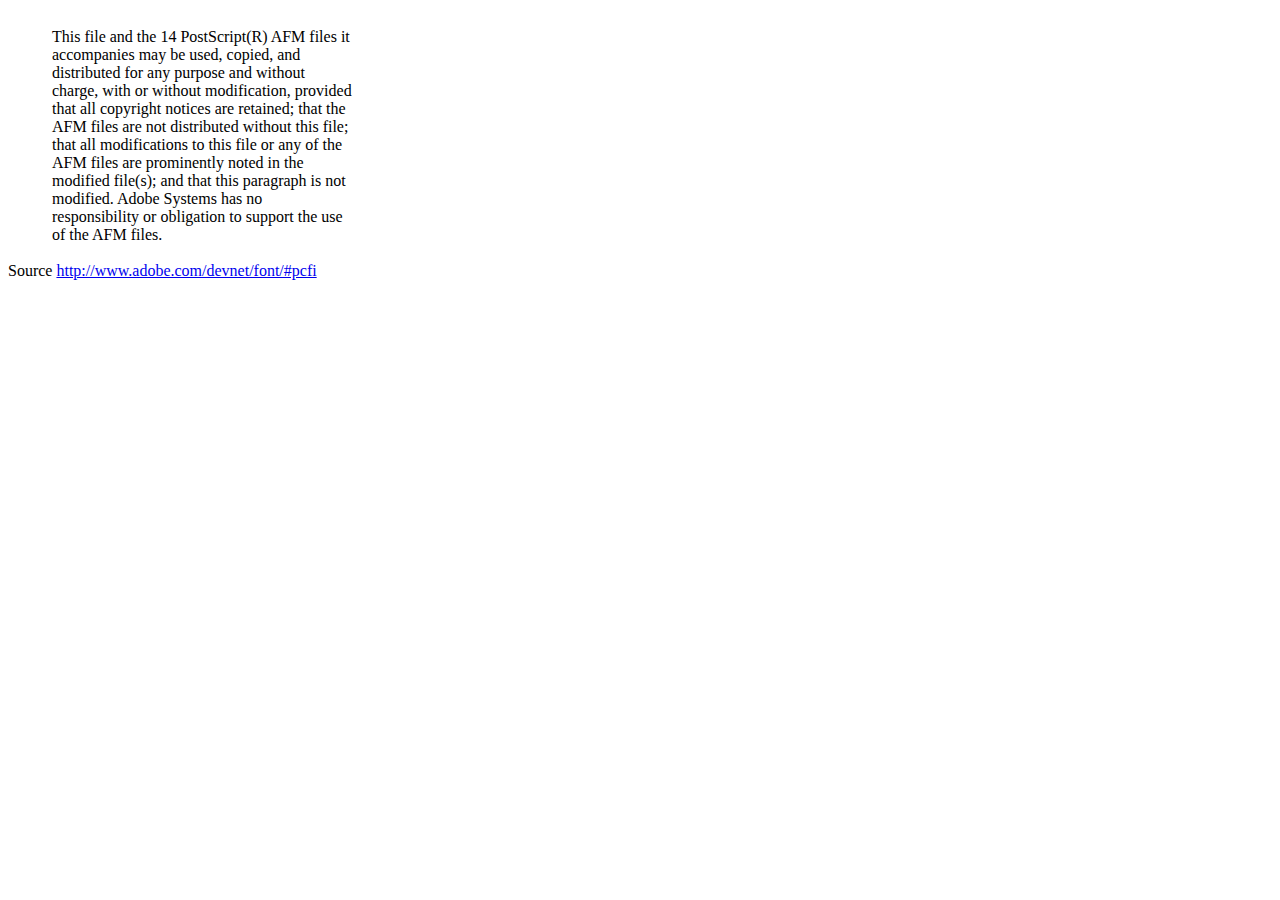
<file: libs/dompdf/lib/fonts/mustRead.html>
<html>
	<head>
		<meta http-equiv="content-type" content="text/html;charset=iso-8859-1">
		<meta name="generator" content="Adobe GoLive 4">
		<title>Core 14 AFM Files - ReadMe</title>
	</head>
	<body bgcolor="white">
		<font color="white">or</font>
		<table border="0" cellpadding="0" cellspacing="2">
			<tr>
				<td width="40"></td>
				<td width="300">This file and the 14 PostScript(R) AFM files it accompanies may be used, copied, and distributed for any purpose and without charge, with or without modification, provided that all copyright notices are retained; that the AFM files are not distributed without this file; that all modifications to this file or any of the AFM files are prominently noted in the modified file(s); and that this paragraph is not modified. Adobe Systems has no responsibility or obligation to support the use of the AFM files. <font color="white">Col</font></td>
			</tr>
		</table>
		<p>Source <a href="http://www.adobe.com/devnet/font/#pcfi">http://www.adobe.com/devnet/font/#pcfi</a></p>
</body>
</html>
</file>
<file: libs/MaterialDesign-Webfont-master/css/materialdesignicons.css>
/* MaterialDesignIcons.com */
@font-face {
  font-family: "Material Design Icons";
  src: url("../fonts/materialdesignicons-webfont.eot?v=5.3.45");
  src: url("../fonts/materialdesignicons-webfont.eot?#iefix&v=5.3.45") format("embedded-opentype"), url("../fonts/materialdesignicons-webfont.woff2?v=5.3.45") format("woff2"), url("../fonts/materialdesignicons-webfont.woff?v=5.3.45") format("woff"), url("../fonts/materialdesignicons-webfont.ttf?v=5.3.45") format("truetype");
  font-weight: normal;
  font-style: normal;
}

.mdi:before,
.mdi-set {
  display: inline-block;
  font: normal normal normal 24px/1 "Material Design Icons";
  font-size: inherit;
  text-rendering: auto;
  line-height: inherit;
  -webkit-font-smoothing: antialiased;
  -moz-osx-font-smoothing: grayscale;
}

.mdi-ab-testing::before {
  content: "\F01C9";
}

.mdi-abjad-arabic::before {
  content: "\F1328";
}

.mdi-abjad-hebrew::before {
  content: "\F1329";
}

.mdi-abugida-devanagari::before {
  content: "\F132A";
}

.mdi-abugida-thai::before {
  content: "\F132B";
}

.mdi-access-point::before {
  content: "\F0003";
}

.mdi-access-point-network::before {
  content: "\F0002";
}

.mdi-access-point-network-off::before {
  content: "\F0BE1";
}

.mdi-account::before {
  content: "\F0004";
}

.mdi-account-alert::before {
  content: "\F0005";
}

.mdi-account-alert-outline::before {
  content: "\F0B50";
}

.mdi-account-arrow-left::before {
  content: "\F0B51";
}

.mdi-account-arrow-left-outline::before {
  content: "\F0B52";
}

.mdi-account-arrow-right::before {
  content: "\F0B53";
}

.mdi-account-arrow-right-outline::before {
  content: "\F0B54";
}

.mdi-account-box::before {
  content: "\F0006";
}

.mdi-account-box-multiple::before {
  content: "\F0934";
}

.mdi-account-box-multiple-outline::before {
  content: "\F100A";
}

.mdi-account-box-outline::before {
  content: "\F0007";
}

.mdi-account-cancel::before {
  content: "\F12DF";
}

.mdi-account-cancel-outline::before {
  content: "\F12E0";
}

.mdi-account-cash::before {
  content: "\F1097";
}

.mdi-account-cash-outline::before {
  content: "\F1098";
}

.mdi-account-check::before {
  content: "\F0008";
}

.mdi-account-check-outline::before {
  content: "\F0BE2";
}

.mdi-account-child::before {
  content: "\F0A89";
}

.mdi-account-child-circle::before {
  content: "\F0A8A";
}

.mdi-account-child-outline::before {
  content: "\F10C8";
}

.mdi-account-circle::before {
  content: "\F0009";
}

.mdi-account-circle-outline::before {
  content: "\F0B55";
}

.mdi-account-clock::before {
  content: "\F0B56";
}

.mdi-account-clock-outline::before {
  content: "\F0B57";
}

.mdi-account-cog::before {
  content: "\F1370";
}

.mdi-account-cog-outline::before {
  content: "\F1371";
}

.mdi-account-convert::before {
  content: "\F000A";
}

.mdi-account-convert-outline::before {
  content: "\F1301";
}

.mdi-account-cowboy-hat::before {
  content: "\F0E9B";
}

.mdi-account-details::before {
  content: "\F0631";
}

.mdi-account-details-outline::before {
  content: "\F1372";
}

.mdi-account-edit::before {
  content: "\F06BC";
}

.mdi-account-edit-outline::before {
  content: "\F0FFB";
}

.mdi-account-group::before {
  content: "\F0849";
}

.mdi-account-group-outline::before {
  content: "\F0B58";
}

.mdi-account-hard-hat::before {
  content: "\F05B5";
}

.mdi-account-heart::before {
  content: "\F0899";
}

.mdi-account-heart-outline::before {
  content: "\F0BE3";
}

.mdi-account-key::before {
  content: "\F000B";
}

.mdi-account-key-outline::before {
  content: "\F0BE4";
}

.mdi-account-lock::before {
  content: "\F115E";
}

.mdi-account-lock-outline::before {
  content: "\F115F";
}

.mdi-account-minus::before {
  content: "\F000D";
}

.mdi-account-minus-outline::before {
  content: "\F0AEC";
}

.mdi-account-multiple::before {
  content: "\F000E";
}

.mdi-account-multiple-check::before {
  content: "\F08C5";
}

.mdi-account-multiple-check-outline::before {
  content: "\F11FE";
}

.mdi-account-multiple-minus::before {
  content: "\F05D3";
}

.mdi-account-multiple-minus-outline::before {
  content: "\F0BE5";
}

.mdi-account-multiple-outline::before {
  content: "\F000F";
}

.mdi-account-multiple-plus::before {
  content: "\F0010";
}

.mdi-account-multiple-plus-outline::before {
  content: "\F0800";
}

.mdi-account-multiple-remove::before {
  content: "\F120A";
}

.mdi-account-multiple-remove-outline::before {
  content: "\F120B";
}

.mdi-account-music::before {
  content: "\F0803";
}

.mdi-account-music-outline::before {
  content: "\F0CE9";
}

.mdi-account-network::before {
  content: "\F0011";
}

.mdi-account-network-outline::before {
  content: "\F0BE6";
}

.mdi-account-off::before {
  content: "\F0012";
}

.mdi-account-off-outline::before {
  content: "\F0BE7";
}

.mdi-account-outline::before {
  content: "\F0013";
}

.mdi-account-plus::before {
  content: "\F0014";
}

.mdi-account-plus-outline::before {
  content: "\F0801";
}

.mdi-account-question::before {
  content: "\F0B59";
}

.mdi-account-question-outline::before {
  content: "\F0B5A";
}

.mdi-account-remove::before {
  content: "\F0015";
}

.mdi-account-remove-outline::before {
  content: "\F0AED";
}

.mdi-account-search::before {
  content: "\F0016";
}

.mdi-account-search-outline::before {
  content: "\F0935";
}

.mdi-account-settings::before {
  content: "\F0630";
}

.mdi-account-settings-outline::before {
  content: "\F10C9";
}

.mdi-account-star::before {
  content: "\F0017";
}

.mdi-account-star-outline::before {
  content: "\F0BE8";
}

.mdi-account-supervisor::before {
  content: "\F0A8B";
}

.mdi-account-supervisor-circle::before {
  content: "\F0A8C";
}

.mdi-account-supervisor-outline::before {
  content: "\F112D";
}

.mdi-account-switch::before {
  content: "\F0019";
}

.mdi-account-switch-outline::before {
  content: "\F04CB";
}

.mdi-account-tie::before {
  content: "\F0CE3";
}

.mdi-account-tie-outline::before {
  content: "\F10CA";
}

.mdi-account-tie-voice::before {
  content: "\F1308";
}

.mdi-account-tie-voice-off::before {
  content: "\F130A";
}

.mdi-account-tie-voice-off-outline::before {
  content: "\F130B";
}

.mdi-account-tie-voice-outline::before {
  content: "\F1309";
}

.mdi-account-voice::before {
  content: "\F05CB";
}

.mdi-adjust::before {
  content: "\F001A";
}

.mdi-adobe::before {
  content: "\F0936";
}

.mdi-adobe-acrobat::before {
  content: "\F0F9D";
}

.mdi-air-conditioner::before {
  content: "\F001B";
}

.mdi-air-filter::before {
  content: "\F0D43";
}

.mdi-air-horn::before {
  content: "\F0DAC";
}

.mdi-air-humidifier::before {
  content: "\F1099";
}

.mdi-air-humidifier-off::before {
  content: "\F1466";
}

.mdi-air-purifier::before {
  content: "\F0D44";
}

.mdi-airbag::before {
  content: "\F0BE9";
}

.mdi-airballoon::before {
  content: "\F001C";
}

.mdi-airballoon-outline::before {
  content: "\F100B";
}

.mdi-airplane::before {
  content: "\F001D";
}

.mdi-airplane-landing::before {
  content: "\F05D4";
}

.mdi-airplane-off::before {
  content: "\F001E";
}

.mdi-airplane-takeoff::before {
  content: "\F05D5";
}

.mdi-airport::before {
  content: "\F084B";
}

.mdi-alarm::before {
  content: "\F0020";
}

.mdi-alarm-bell::before {
  content: "\F078E";
}

.mdi-alarm-check::before {
  content: "\F0021";
}

.mdi-alarm-light::before {
  content: "\F078F";
}

.mdi-alarm-light-outline::before {
  content: "\F0BEA";
}

.mdi-alarm-multiple::before {
  content: "\F0022";
}

.mdi-alarm-note::before {
  content: "\F0E71";
}

.mdi-alarm-note-off::before {
  content: "\F0E72";
}

.mdi-alarm-off::before {
  content: "\F0023";
}

.mdi-alarm-plus::before {
  content: "\F0024";
}

.mdi-alarm-snooze::before {
  content: "\F068E";
}

.mdi-album::before {
  content: "\F0025";
}

.mdi-alert::before {
  content: "\F0026";
}

.mdi-alert-box::before {
  content: "\F0027";
}

.mdi-alert-box-outline::before {
  content: "\F0CE4";
}

.mdi-alert-circle::before {
  content: "\F0028";
}

.mdi-alert-circle-check::before {
  content: "\F11ED";
}

.mdi-alert-circle-check-outline::before {
  content: "\F11EE";
}

.mdi-alert-circle-outline::before {
  content: "\F05D6";
}

.mdi-alert-decagram::before {
  content: "\F06BD";
}

.mdi-alert-decagram-outline::before {
  content: "\F0CE5";
}

.mdi-alert-minus::before {
  content: "\F14BB";
}

.mdi-alert-minus-outline::before {
  content: "\F14BE";
}

.mdi-alert-octagon::before {
  content: "\F0029";
}

.mdi-alert-octagon-outline::before {
  content: "\F0CE6";
}

.mdi-alert-octagram::before {
  content: "\F0767";
}

.mdi-alert-octagram-outline::before {
  content: "\F0CE7";
}

.mdi-alert-outline::before {
  content: "\F002A";
}

.mdi-alert-plus::before {
  content: "\F14BA";
}

.mdi-alert-plus-outline::before {
  content: "\F14BD";
}

.mdi-alert-remove::before {
  content: "\F14BC";
}

.mdi-alert-remove-outline::before {
  content: "\F14BF";
}

.mdi-alert-rhombus::before {
  content: "\F11CE";
}

.mdi-alert-rhombus-outline::before {
  content: "\F11CF";
}

.mdi-alien::before {
  content: "\F089A";
}

.mdi-alien-outline::before {
  content: "\F10CB";
}

.mdi-align-horizontal-center::before {
  content: "\F11C3";
}

.mdi-align-horizontal-left::before {
  content: "\F11C2";
}

.mdi-align-horizontal-right::before {
  content: "\F11C4";
}

.mdi-align-vertical-bottom::before {
  content: "\F11C5";
}

.mdi-align-vertical-center::before {
  content: "\F11C6";
}

.mdi-align-vertical-top::before {
  content: "\F11C7";
}

.mdi-all-inclusive::before {
  content: "\F06BE";
}

.mdi-allergy::before {
  content: "\F1258";
}

.mdi-alpha::before {
  content: "\F002B";
}

.mdi-alpha-a::before {
  content: "\F0AEE";
}

.mdi-alpha-a-box::before {
  content: "\F0B08";
}

.mdi-alpha-a-box-outline::before {
  content: "\F0BEB";
}

.mdi-alpha-a-circle::before {
  content: "\F0BEC";
}

.mdi-alpha-a-circle-outline::before {
  content: "\F0BED";
}

.mdi-alpha-b::before {
  content: "\F0AEF";
}

.mdi-alpha-b-box::before {
  content: "\F0B09";
}

.mdi-alpha-b-box-outline::before {
  content: "\F0BEE";
}

.mdi-alpha-b-circle::before {
  content: "\F0BEF";
}

.mdi-alpha-b-circle-outline::before {
  content: "\F0BF0";
}

.mdi-alpha-c::before {
  content: "\F0AF0";
}

.mdi-alpha-c-box::before {
  content: "\F0B0A";
}

.mdi-alpha-c-box-outline::before {
  content: "\F0BF1";
}

.mdi-alpha-c-circle::before {
  content: "\F0BF2";
}

.mdi-alpha-c-circle-outline::before {
  content: "\F0BF3";
}

.mdi-alpha-d::before {
  content: "\F0AF1";
}

.mdi-alpha-d-box::before {
  content: "\F0B0B";
}

.mdi-alpha-d-box-outline::before {
  content: "\F0BF4";
}

.mdi-alpha-d-circle::before {
  content: "\F0BF5";
}

.mdi-alpha-d-circle-outline::before {
  content: "\F0BF6";
}

.mdi-alpha-e::before {
  content: "\F0AF2";
}

.mdi-alpha-e-box::before {
  content: "\F0B0C";
}

.mdi-alpha-e-box-outline::before {
  content: "\F0BF7";
}

.mdi-alpha-e-circle::before {
  content: "\F0BF8";
}

.mdi-alpha-e-circle-outline::before {
  content: "\F0BF9";
}

.mdi-alpha-f::before {
  content: "\F0AF3";
}

.mdi-alpha-f-box::before {
  content: "\F0B0D";
}

.mdi-alpha-f-box-outline::before {
  content: "\F0BFA";
}

.mdi-alpha-f-circle::before {
  content: "\F0BFB";
}

.mdi-alpha-f-circle-outline::before {
  content: "\F0BFC";
}

.mdi-alpha-g::before {
  content: "\F0AF4";
}

.mdi-alpha-g-box::before {
  content: "\F0B0E";
}

.mdi-alpha-g-box-outline::before {
  content: "\F0BFD";
}

.mdi-alpha-g-circle::before {
  content: "\F0BFE";
}

.mdi-alpha-g-circle-outline::before {
  content: "\F0BFF";
}

.mdi-alpha-h::before {
  content: "\F0AF5";
}

.mdi-alpha-h-box::before {
  content: "\F0B0F";
}

.mdi-alpha-h-box-outline::before {
  content: "\F0C00";
}

.mdi-alpha-h-circle::before {
  content: "\F0C01";
}

.mdi-alpha-h-circle-outline::before {
  content: "\F0C02";
}

.mdi-alpha-i::before {
  content: "\F0AF6";
}

.mdi-alpha-i-box::before {
  content: "\F0B10";
}

.mdi-alpha-i-box-outline::before {
  content: "\F0C03";
}

.mdi-alpha-i-circle::before {
  content: "\F0C04";
}

.mdi-alpha-i-circle-outline::before {
  content: "\F0C05";
}

.mdi-alpha-j::before {
  content: "\F0AF7";
}

.mdi-alpha-j-box::before {
  content: "\F0B11";
}

.mdi-alpha-j-box-outline::before {
  content: "\F0C06";
}

.mdi-alpha-j-circle::before {
  content: "\F0C07";
}

.mdi-alpha-j-circle-outline::before {
  content: "\F0C08";
}

.mdi-alpha-k::before {
  content: "\F0AF8";
}

.mdi-alpha-k-box::before {
  content: "\F0B12";
}

.mdi-alpha-k-box-outline::before {
  content: "\F0C09";
}

.mdi-alpha-k-circle::before {
  content: "\F0C0A";
}

.mdi-alpha-k-circle-outline::before {
  content: "\F0C0B";
}

.mdi-alpha-l::before {
  content: "\F0AF9";
}

.mdi-alpha-l-box::before {
  content: "\F0B13";
}

.mdi-alpha-l-box-outline::before {
  content: "\F0C0C";
}

.mdi-alpha-l-circle::before {
  content: "\F0C0D";
}

.mdi-alpha-l-circle-outline::before {
  content: "\F0C0E";
}

.mdi-alpha-m::before {
  content: "\F0AFA";
}

.mdi-alpha-m-box::before {
  content: "\F0B14";
}

.mdi-alpha-m-box-outline::before {
  content: "\F0C0F";
}

.mdi-alpha-m-circle::before {
  content: "\F0C10";
}

.mdi-alpha-m-circle-outline::before {
  content: "\F0C11";
}

.mdi-alpha-n::before {
  content: "\F0AFB";
}

.mdi-alpha-n-box::before {
  content: "\F0B15";
}

.mdi-alpha-n-box-outline::before {
  content: "\F0C12";
}

.mdi-alpha-n-circle::before {
  content: "\F0C13";
}

.mdi-alpha-n-circle-outline::before {
  content: "\F0C14";
}

.mdi-alpha-o::before {
  content: "\F0AFC";
}

.mdi-alpha-o-box::before {
  content: "\F0B16";
}

.mdi-alpha-o-box-outline::before {
  content: "\F0C15";
}

.mdi-alpha-o-circle::before {
  content: "\F0C16";
}

.mdi-alpha-o-circle-outline::before {
  content: "\F0C17";
}

.mdi-alpha-p::before {
  content: "\F0AFD";
}

.mdi-alpha-p-box::before {
  content: "\F0B17";
}

.mdi-alpha-p-box-outline::before {
  content: "\F0C18";
}

.mdi-alpha-p-circle::before {
  content: "\F0C19";
}

.mdi-alpha-p-circle-outline::before {
  content: "\F0C1A";
}

.mdi-alpha-q::before {
  content: "\F0AFE";
}

.mdi-alpha-q-box::before {
  content: "\F0B18";
}

.mdi-alpha-q-box-outline::before {
  content: "\F0C1B";
}

.mdi-alpha-q-circle::before {
  content: "\F0C1C";
}

.mdi-alpha-q-circle-outline::before {
  content: "\F0C1D";
}

.mdi-alpha-r::before {
  content: "\F0AFF";
}

.mdi-alpha-r-box::before {
  content: "\F0B19";
}

.mdi-alpha-r-box-outline::before {
  content: "\F0C1E";
}

.mdi-alpha-r-circle::before {
  content: "\F0C1F";
}

.mdi-alpha-r-circle-outline::before {
  content: "\F0C20";
}

.mdi-alpha-s::before {
  content: "\F0B00";
}

.mdi-alpha-s-box::before {
  content: "\F0B1A";
}

.mdi-alpha-s-box-outline::before {
  content: "\F0C21";
}

.mdi-alpha-s-circle::before {
  content: "\F0C22";
}

.mdi-alpha-s-circle-outline::before {
  content: "\F0C23";
}

.mdi-alpha-t::before {
  content: "\F0B01";
}

.mdi-alpha-t-box::before {
  content: "\F0B1B";
}

.mdi-alpha-t-box-outline::before {
  content: "\F0C24";
}

.mdi-alpha-t-circle::before {
  content: "\F0C25";
}

.mdi-alpha-t-circle-outline::before {
  content: "\F0C26";
}

.mdi-alpha-u::before {
  content: "\F0B02";
}

.mdi-alpha-u-box::before {
  content: "\F0B1C";
}

.mdi-alpha-u-box-outline::before {
  content: "\F0C27";
}

.mdi-alpha-u-circle::before {
  content: "\F0C28";
}

.mdi-alpha-u-circle-outline::before {
  content: "\F0C29";
}

.mdi-alpha-v::before {
  content: "\F0B03";
}

.mdi-alpha-v-box::before {
  content: "\F0B1D";
}

.mdi-alpha-v-box-outline::before {
  content: "\F0C2A";
}

.mdi-alpha-v-circle::before {
  content: "\F0C2B";
}

.mdi-alpha-v-circle-outline::before {
  content: "\F0C2C";
}

.mdi-alpha-w::before {
  content: "\F0B04";
}

.mdi-alpha-w-box::before {
  content: "\F0B1E";
}

.mdi-alpha-w-box-outline::before {
  content: "\F0C2D";
}

.mdi-alpha-w-circle::before {
  content: "\F0C2E";
}

.mdi-alpha-w-circle-outline::before {
  content: "\F0C2F";
}

.mdi-alpha-x::before {
  content: "\F0B05";
}

.mdi-alpha-x-box::before {
  content: "\F0B1F";
}

.mdi-alpha-x-box-outline::before {
  content: "\F0C30";
}

.mdi-alpha-x-circle::before {
  content: "\F0C31";
}

.mdi-alpha-x-circle-outline::before {
  content: "\F0C32";
}

.mdi-alpha-y::before {
  content: "\F0B06";
}

.mdi-alpha-y-box::before {
  content: "\F0B20";
}

.mdi-alpha-y-box-outline::before {
  content: "\F0C33";
}

.mdi-alpha-y-circle::before {
  content: "\F0C34";
}

.mdi-alpha-y-circle-outline::before {
  content: "\F0C35";
}

.mdi-alpha-z::before {
  content: "\F0B07";
}

.mdi-alpha-z-box::before {
  content: "\F0B21";
}

.mdi-alpha-z-box-outline::before {
  content: "\F0C36";
}

.mdi-alpha-z-circle::before {
  content: "\F0C37";
}

.mdi-alpha-z-circle-outline::before {
  content: "\F0C38";
}

.mdi-alphabet-aurebesh::before {
  content: "\F132C";
}

.mdi-alphabet-cyrillic::before {
  content: "\F132D";
}

.mdi-alphabet-greek::before {
  content: "\F132E";
}

.mdi-alphabet-latin::before {
  content: "\F132F";
}

.mdi-alphabet-piqad::before {
  content: "\F1330";
}

.mdi-alphabet-tengwar::before {
  content: "\F1337";
}

.mdi-alphabetical::before {
  content: "\F002C";
}

.mdi-alphabetical-off::before {
  content: "\F100C";
}

.mdi-alphabetical-variant::before {
  content: "\F100D";
}

.mdi-alphabetical-variant-off::before {
  content: "\F100E";
}

.mdi-altimeter::before {
  content: "\F05D7";
}

.mdi-amazon::before {
  content: "\F002D";
}

.mdi-amazon-alexa::before {
  content: "\F08C6";
}

.mdi-ambulance::before {
  content: "\F002F";
}

.mdi-ammunition::before {
  content: "\F0CE8";
}

.mdi-ampersand::before {
  content: "\F0A8D";
}

.mdi-amplifier::before {
  content: "\F0030";
}

.mdi-amplifier-off::before {
  content: "\F11B5";
}

.mdi-anchor::before {
  content: "\F0031";
}

.mdi-android::before {
  content: "\F0032";
}

.mdi-android-auto::before {
  content: "\F0A8E";
}

.mdi-android-debug-bridge::before {
  content: "\F0033";
}

.mdi-android-messages::before {
  content: "\F0D45";
}

.mdi-android-studio::before {
  content: "\F0034";
}

.mdi-angle-acute::before {
  content: "\F0937";
}

.mdi-angle-obtuse::before {
  content: "\F0938";
}

.mdi-angle-right::before {
  content: "\F0939";
}

.mdi-angular::before {
  content: "\F06B2";
}

.mdi-angularjs::before {
  content: "\F06BF";
}

.mdi-animation::before {
  content: "\F05D8";
}

.mdi-animation-outline::before {
  content: "\F0A8F";
}

.mdi-animation-play::before {
  content: "\F093A";
}

.mdi-animation-play-outline::before {
  content: "\F0A90";
}

.mdi-ansible::before {
  content: "\F109A";
}

.mdi-antenna::before {
  content: "\F1119";
}

.mdi-anvil::before {
  content: "\F089B";
}

.mdi-apache-kafka::before {
  content: "\F100F";
}

.mdi-api::before {
  content: "\F109B";
}

.mdi-api-off::before {
  content: "\F1257";
}

.mdi-apple::before {
  content: "\F0035";
}

.mdi-apple-airplay::before {
  content: "\F001F";
}

.mdi-apple-finder::before {
  content: "\F0036";
}

.mdi-apple-icloud::before {
  content: "\F0038";
}

.mdi-apple-ios::before {
  content: "\F0037";
}

.mdi-apple-keyboard-caps::before {
  content: "\F0632";
}

.mdi-apple-keyboard-command::before {
  content: "\F0633";
}

.mdi-apple-keyboard-control::before {
  content: "\F0634";
}

.mdi-apple-keyboard-option::before {
  content: "\F0635";
}

.mdi-apple-keyboard-shift::before {
  content: "\F0636";
}

.mdi-apple-safari::before {
  content: "\F0039";
}

.mdi-application::before {
  content: "\F0614";
}

.mdi-application-export::before {
  content: "\F0DAD";
}

.mdi-application-import::before {
  content: "\F0DAE";
}

.mdi-approximately-equal::before {
  content: "\F0F9E";
}

.mdi-approximately-equal-box::before {
  content: "\F0F9F";
}

.mdi-apps::before {
  content: "\F003B";
}

.mdi-apps-box::before {
  content: "\F0D46";
}

.mdi-arch::before {
  content: "\F08C7";
}

.mdi-archive::before {
  content: "\F003C";
}

.mdi-archive-arrow-down::before {
  content: "\F1259";
}

.mdi-archive-arrow-down-outline::before {
  content: "\F125A";
}

.mdi-archive-arrow-up::before {
  content: "\F125B";
}

.mdi-archive-arrow-up-outline::before {
  content: "\F125C";
}

.mdi-archive-outline::before {
  content: "\F120E";
}

.mdi-arm-flex::before {
  content: "\F0FD7";
}

.mdi-arm-flex-outline::before {
  content: "\F0FD6";
}

.mdi-arrange-bring-forward::before {
  content: "\F003D";
}

.mdi-arrange-bring-to-front::before {
  content: "\F003E";
}

.mdi-arrange-send-backward::before {
  content: "\F003F";
}

.mdi-arrange-send-to-back::before {
  content: "\F0040";
}

.mdi-arrow-all::before {
  content: "\F0041";
}

.mdi-arrow-bottom-left::before {
  content: "\F0042";
}

.mdi-arrow-bottom-left-bold-outline::before {
  content: "\F09B7";
}

.mdi-arrow-bottom-left-thick::before {
  content: "\F09B8";
}

.mdi-arrow-bottom-right::before {
  content: "\F0043";
}

.mdi-arrow-bottom-right-bold-outline::before {
  content: "\F09B9";
}

.mdi-arrow-bottom-right-thick::before {
  content: "\F09BA";
}

.mdi-arrow-collapse::before {
  content: "\F0615";
}

.mdi-arrow-collapse-all::before {
  content: "\F0044";
}

.mdi-arrow-collapse-down::before {
  content: "\F0792";
}

.mdi-arrow-collapse-horizontal::before {
  content: "\F084C";
}

.mdi-arrow-collapse-left::before {
  content: "\F0793";
}

.mdi-arrow-collapse-right::before {
  content: "\F0794";
}

.mdi-arrow-collapse-up::before {
  content: "\F0795";
}

.mdi-arrow-collapse-vertical::before {
  content: "\F084D";
}

.mdi-arrow-decision::before {
  content: "\F09BB";
}

.mdi-arrow-decision-auto::before {
  content: "\F09BC";
}

.mdi-arrow-decision-auto-outline::before {
  content: "\F09BD";
}

.mdi-arrow-decision-outline::before {
  content: "\F09BE";
}

.mdi-arrow-down::before {
  content: "\F0045";
}

.mdi-arrow-down-bold::before {
  content: "\F072E";
}

.mdi-arrow-down-bold-box::before {
  content: "\F072F";
}

.mdi-arrow-down-bold-box-outline::before {
  content: "\F0730";
}

.mdi-arrow-down-bold-circle::before {
  content: "\F0047";
}

.mdi-arrow-down-bold-circle-outline::before {
  content: "\F0048";
}

.mdi-arrow-down-bold-hexagon-outline::before {
  content: "\F0049";
}

.mdi-arrow-down-bold-outline::before {
  content: "\F09BF";
}

.mdi-arrow-down-box::before {
  content: "\F06C0";
}

.mdi-arrow-down-circle::before {
  content: "\F0CDB";
}

.mdi-arrow-down-circle-outline::before {
  content: "\F0CDC";
}

.mdi-arrow-down-drop-circle::before {
  content: "\F004A";
}

.mdi-arrow-down-drop-circle-outline::before {
  content: "\F004B";
}

.mdi-arrow-down-thick::before {
  content: "\F0046";
}

.mdi-arrow-expand::before {
  content: "\F0616";
}

.mdi-arrow-expand-all::before {
  content: "\F004C";
}

.mdi-arrow-expand-down::before {
  content: "\F0796";
}

.mdi-arrow-expand-horizontal::before {
  content: "\F084E";
}

.mdi-arrow-expand-left::before {
  content: "\F0797";
}

.mdi-arrow-expand-right::before {
  content: "\F0798";
}

.mdi-arrow-expand-up::before {
  content: "\F0799";
}

.mdi-arrow-expand-vertical::before {
  content: "\F084F";
}

.mdi-arrow-horizontal-lock::before {
  content: "\F115B";
}

.mdi-arrow-left::before {
  content: "\F004D";
}

.mdi-arrow-left-bold::before {
  content: "\F0731";
}

.mdi-arrow-left-bold-box::before {
  content: "\F0732";
}

.mdi-arrow-left-bold-box-outline::before {
  content: "\F0733";
}

.mdi-arrow-left-bold-circle::before {
  content: "\F004F";
}

.mdi-arrow-left-bold-circle-outline::before {
  content: "\F0050";
}

.mdi-arrow-left-bold-hexagon-outline::before {
  content: "\F0051";
}

.mdi-arrow-left-bold-outline::before {
  content: "\F09C0";
}

.mdi-arrow-left-box::before {
  content: "\F06C1";
}

.mdi-arrow-left-circle::before {
  content: "\F0CDD";
}

.mdi-arrow-left-circle-outline::before {
  content: "\F0CDE";
}

.mdi-arrow-left-drop-circle::before {
  content: "\F0052";
}

.mdi-arrow-left-drop-circle-outline::before {
  content: "\F0053";
}

.mdi-arrow-left-right::before {
  content: "\F0E73";
}

.mdi-arrow-left-right-bold::before {
  content: "\F0E74";
}

.mdi-arrow-left-right-bold-outline::before {
  content: "\F09C1";
}

.mdi-arrow-left-thick::before {
  content: "\F004E";
}

.mdi-arrow-right::before {
  content: "\F0054";
}

.mdi-arrow-right-bold::before {
  content: "\F0734";
}

.mdi-arrow-right-bold-box::before {
  content: "\F0735";
}

.mdi-arrow-right-bold-box-outline::before {
  content: "\F0736";
}

.mdi-arrow-right-bold-circle::before {
  content: "\F0056";
}

.mdi-arrow-right-bold-circle-outline::before {
  content: "\F0057";
}

.mdi-arrow-right-bold-hexagon-outline::before {
  content: "\F0058";
}

.mdi-arrow-right-bold-outline::before {
  content: "\F09C2";
}

.mdi-arrow-right-box::before {
  content: "\F06C2";
}

.mdi-arrow-right-circle::before {
  content: "\F0CDF";
}

.mdi-arrow-right-circle-outline::before {
  content: "\F0CE0";
}

.mdi-arrow-right-drop-circle::before {
  content: "\F0059";
}

.mdi-arrow-right-drop-circle-outline::before {
  content: "\F005A";
}

.mdi-arrow-right-thick::before {
  content: "\F0055";
}

.mdi-arrow-split-horizontal::before {
  content: "\F093B";
}

.mdi-arrow-split-vertical::before {
  content: "\F093C";
}

.mdi-arrow-top-left::before {
  content: "\F005B";
}

.mdi-arrow-top-left-bold-outline::before {
  content: "\F09C3";
}

.mdi-arrow-top-left-bottom-right::before {
  content: "\F0E75";
}

.mdi-arrow-top-left-bottom-right-bold::before {
  content: "\F0E76";
}

.mdi-arrow-top-left-thick::before {
  content: "\F09C4";
}

.mdi-arrow-top-right::before {
  content: "\F005C";
}

.mdi-arrow-top-right-bold-outline::before {
  content: "\F09C5";
}

.mdi-arrow-top-right-bottom-left::before {
  content: "\F0E77";
}

.mdi-arrow-top-right-bottom-left-bold::before {
  content: "\F0E78";
}

.mdi-arrow-top-right-thick::before {
  content: "\F09C6";
}

.mdi-arrow-up::before {
  content: "\F005D";
}

.mdi-arrow-up-bold::before {
  content: "\F0737";
}

.mdi-arrow-up-bold-box::before {
  content: "\F0738";
}

.mdi-arrow-up-bold-box-outline::before {
  content: "\F0739";
}

.mdi-arrow-up-bold-circle::before {
  content: "\F005F";
}

.mdi-arrow-up-bold-circle-outline::before {
  content: "\F0060";
}

.mdi-arrow-up-bold-hexagon-outline::before {
  content: "\F0061";
}

.mdi-arrow-up-bold-outline::before {
  content: "\F09C7";
}

.mdi-arrow-up-box::before {
  content: "\F06C3";
}

.mdi-arrow-up-circle::before {
  content: "\F0CE1";
}

.mdi-arrow-up-circle-outline::before {
  content: "\F0CE2";
}

.mdi-arrow-up-down::before {
  content: "\F0E79";
}

.mdi-arrow-up-down-bold::before {
  content: "\F0E7A";
}

.mdi-arrow-up-down-bold-outline::before {
  content: "\F09C8";
}

.mdi-arrow-up-drop-circle::before {
  content: "\F0062";
}

.mdi-arrow-up-drop-circle-outline::before {
  content: "\F0063";
}

.mdi-arrow-up-thick::before {
  content: "\F005E";
}

.mdi-arrow-vertical-lock::before {
  content: "\F115C";
}

.mdi-artstation::before {
  content: "\F0B5B";
}

.mdi-aspect-ratio::before {
  content: "\F0A24";
}

.mdi-assistant::before {
  content: "\F0064";
}

.mdi-asterisk::before {
  content: "\F06C4";
}

.mdi-at::before {
  content: "\F0065";
}

.mdi-atlassian::before {
  content: "\F0804";
}

.mdi-atm::before {
  content: "\F0D47";
}

.mdi-atom::before {
  content: "\F0768";
}

.mdi-atom-variant::before {
  content: "\F0E7B";
}

.mdi-attachment::before {
  content: "\F0066";
}

.mdi-audio-video::before {
  content: "\F093D";
}

.mdi-audio-video-off::before {
  content: "\F11B6";
}

.mdi-augmented-reality::before {
  content: "\F0850";
}

.mdi-auto-download::before {
  content: "\F137E";
}

.mdi-auto-fix::before {
  content: "\F0068";
}

.mdi-auto-upload::before {
  content: "\F0069";
}

.mdi-autorenew::before {
  content: "\F006A";
}

.mdi-av-timer::before {
  content: "\F006B";
}

.mdi-aws::before {
  content: "\F0E0F";
}

.mdi-axe::before {
  content: "\F08C8";
}

.mdi-axis::before {
  content: "\F0D48";
}

.mdi-axis-arrow::before {
  content: "\F0D49";
}

.mdi-axis-arrow-info::before {
  content: "\F140E";
}

.mdi-axis-arrow-lock::before {
  content: "\F0D4A";
}

.mdi-axis-lock::before {
  content: "\F0D4B";
}

.mdi-axis-x-arrow::before {
  content: "\F0D4C";
}

.mdi-axis-x-arrow-lock::before {
  content: "\F0D4D";
}

.mdi-axis-x-rotate-clockwise::before {
  content: "\F0D4E";
}

.mdi-axis-x-rotate-counterclockwise::before {
  content: "\F0D4F";
}

.mdi-axis-x-y-arrow-lock::before {
  content: "\F0D50";
}

.mdi-axis-y-arrow::before {
  content: "\F0D51";
}

.mdi-axis-y-arrow-lock::before {
  content: "\F0D52";
}

.mdi-axis-y-rotate-clockwise::before {
  content: "\F0D53";
}

.mdi-axis-y-rotate-counterclockwise::before {
  content: "\F0D54";
}

.mdi-axis-z-arrow::before {
  content: "\F0D55";
}

.mdi-axis-z-arrow-lock::before {
  content: "\F0D56";
}

.mdi-axis-z-rotate-clockwise::before {
  content: "\F0D57";
}

.mdi-axis-z-rotate-counterclockwise::before {
  content: "\F0D58";
}

.mdi-babel::before {
  content: "\F0A25";
}

.mdi-baby::before {
  content: "\F006C";
}

.mdi-baby-bottle::before {
  content: "\F0F39";
}

.mdi-baby-bottle-outline::before {
  content: "\F0F3A";
}

.mdi-baby-buggy::before {
  content: "\F13E0";
}

.mdi-baby-carriage::before {
  content: "\F068F";
}

.mdi-baby-carriage-off::before {
  content: "\F0FA0";
}

.mdi-baby-face::before {
  content: "\F0E7C";
}

.mdi-baby-face-outline::before {
  content: "\F0E7D";
}

.mdi-backburger::before {
  content: "\F006D";
}

.mdi-backspace::before {
  content: "\F006E";
}

.mdi-backspace-outline::before {
  content: "\F0B5C";
}

.mdi-backspace-reverse::before {
  content: "\F0E7E";
}

.mdi-backspace-reverse-outline::before {
  content: "\F0E7F";
}

.mdi-backup-restore::before {
  content: "\F006F";
}

.mdi-bacteria::before {
  content: "\F0ED5";
}

.mdi-bacteria-outline::before {
  content: "\F0ED6";
}

.mdi-badge-account::before {
  content: "\F0DA7";
}

.mdi-badge-account-alert::before {
  content: "\F0DA8";
}

.mdi-badge-account-alert-outline::before {
  content: "\F0DA9";
}

.mdi-badge-account-horizontal::before {
  content: "\F0E0D";
}

.mdi-badge-account-horizontal-outline::before {
  content: "\F0E0E";
}

.mdi-badge-account-outline::before {
  content: "\F0DAA";
}

.mdi-badminton::before {
  content: "\F0851";
}

.mdi-bag-carry-on::before {
  content: "\F0F3B";
}

.mdi-bag-carry-on-check::before {
  content: "\F0D65";
}

.mdi-bag-carry-on-off::before {
  content: "\F0F3C";
}

.mdi-bag-checked::before {
  content: "\F0F3D";
}

.mdi-bag-personal::before {
  content: "\F0E10";
}

.mdi-bag-personal-off::before {
  content: "\F0E11";
}

.mdi-bag-personal-off-outline::before {
  content: "\F0E12";
}

.mdi-bag-personal-outline::before {
  content: "\F0E13";
}

.mdi-baguette::before {
  content: "\F0F3E";
}

.mdi-balloon::before {
  content: "\F0A26";
}

.mdi-ballot::before {
  content: "\F09C9";
}

.mdi-ballot-outline::before {
  content: "\F09CA";
}

.mdi-ballot-recount::before {
  content: "\F0C39";
}

.mdi-ballot-recount-outline::before {
  content: "\F0C3A";
}

.mdi-bandage::before {
  content: "\F0DAF";
}

.mdi-bandcamp::before {
  content: "\F0675";
}

.mdi-bank::before {
  content: "\F0070";
}

.mdi-bank-minus::before {
  content: "\F0DB0";
}

.mdi-bank-outline::before {
  content: "\F0E80";
}

.mdi-bank-plus::before {
  content: "\F0DB1";
}

.mdi-bank-remove::before {
  content: "\F0DB2";
}

.mdi-bank-transfer::before {
  content: "\F0A27";
}

.mdi-bank-transfer-in::before {
  content: "\F0A28";
}

.mdi-bank-transfer-out::before {
  content: "\F0A29";
}

.mdi-barcode::before {
  content: "\F0071";
}

.mdi-barcode-off::before {
  content: "\F1236";
}

.mdi-barcode-scan::before {
  content: "\F0072";
}

.mdi-barley::before {
  content: "\F0073";
}

.mdi-barley-off::before {
  content: "\F0B5D";
}

.mdi-barn::before {
  content: "\F0B5E";
}

.mdi-barrel::before {
  content: "\F0074";
}

.mdi-baseball::before {
  content: "\F0852";
}

.mdi-baseball-bat::before {
  content: "\F0853";
}

.mdi-bash::before {
  content: "\F1183";
}

.mdi-basket::before {
  content: "\F0076";
}

.mdi-basket-fill::before {
  content: "\F0077";
}

.mdi-basket-outline::before {
  content: "\F1181";
}

.mdi-basket-unfill::before {
  content: "\F0078";
}

.mdi-basketball::before {
  content: "\F0806";
}

.mdi-basketball-hoop::before {
  content: "\F0C3B";
}

.mdi-basketball-hoop-outline::before {
  content: "\F0C3C";
}

.mdi-bat::before {
  content: "\F0B5F";
}

.mdi-battery::before {
  content: "\F0079";
}

.mdi-battery-10::before {
  content: "\F007A";
}

.mdi-battery-10-bluetooth::before {
  content: "\F093E";
}

.mdi-battery-20::before {
  content: "\F007B";
}

.mdi-battery-20-bluetooth::before {
  content: "\F093F";
}

.mdi-battery-30::before {
  content: "\F007C";
}

.mdi-battery-30-bluetooth::before {
  content: "\F0940";
}

.mdi-battery-40::before {
  content: "\F007D";
}

.mdi-battery-40-bluetooth::before {
  content: "\F0941";
}

.mdi-battery-50::before {
  content: "\F007E";
}

.mdi-battery-50-bluetooth::before {
  content: "\F0942";
}

.mdi-battery-60::before {
  content: "\F007F";
}

.mdi-battery-60-bluetooth::before {
  content: "\F0943";
}

.mdi-battery-70::before {
  content: "\F0080";
}

.mdi-battery-70-bluetooth::before {
  content: "\F0944";
}

.mdi-battery-80::before {
  content: "\F0081";
}

.mdi-battery-80-bluetooth::before {
  content: "\F0945";
}

.mdi-battery-90::before {
  content: "\F0082";
}

.mdi-battery-90-bluetooth::before {
  content: "\F0946";
}

.mdi-battery-alert::before {
  content: "\F0083";
}

.mdi-battery-alert-bluetooth::before {
  content: "\F0947";
}

.mdi-battery-alert-variant::before {
  content: "\F10CC";
}

.mdi-battery-alert-variant-outline::before {
  content: "\F10CD";
}

.mdi-battery-bluetooth::before {
  content: "\F0948";
}

.mdi-battery-bluetooth-variant::before {
  content: "\F0949";
}

.mdi-battery-charging::before {
  content: "\F0084";
}

.mdi-battery-charging-10::before {
  content: "\F089C";
}

.mdi-battery-charging-100::before {
  content: "\F0085";
}

.mdi-battery-charging-20::before {
  content: "\F0086";
}

.mdi-battery-charging-30::before {
  content: "\F0087";
}

.mdi-battery-charging-40::before {
  content: "\F0088";
}

.mdi-battery-charging-50::before {
  content: "\F089D";
}

.mdi-battery-charging-60::before {
  content: "\F0089";
}

.mdi-battery-charging-70::before {
  content: "\F089E";
}

.mdi-battery-charging-80::before {
  content: "\F008A";
}

.mdi-battery-charging-90::before {
  content: "\F008B";
}

.mdi-battery-charging-high::before {
  content: "\F12A6";
}

.mdi-battery-charging-low::before {
  content: "\F12A4";
}

.mdi-battery-charging-medium::before {
  content: "\F12A5";
}

.mdi-battery-charging-outline::before {
  content: "\F089F";
}

.mdi-battery-charging-wireless::before {
  content: "\F0807";
}

.mdi-battery-charging-wireless-10::before {
  content: "\F0808";
}

.mdi-battery-charging-wireless-20::before {
  content: "\F0809";
}

.mdi-battery-charging-wireless-30::before {
  content: "\F080A";
}

.mdi-battery-charging-wireless-40::before {
  content: "\F080B";
}

.mdi-battery-charging-wireless-50::before {
  content: "\F080C";
}

.mdi-battery-charging-wireless-60::before {
  content: "\F080D";
}

.mdi-battery-charging-wireless-70::before {
  content: "\F080E";
}

.mdi-battery-charging-wireless-80::before {
  content: "\F080F";
}

.mdi-battery-charging-wireless-90::before {
  content: "\F0810";
}

.mdi-battery-charging-wireless-alert::before {
  content: "\F0811";
}

.mdi-battery-charging-wireless-outline::before {
  content: "\F0812";
}

.mdi-battery-heart::before {
  content: "\F120F";
}

.mdi-battery-heart-outline::before {
  content: "\F1210";
}

.mdi-battery-heart-variant::before {
  content: "\F1211";
}

.mdi-battery-high::before {
  content: "\F12A3";
}

.mdi-battery-low::before {
  content: "\F12A1";
}

.mdi-battery-medium::before {
  content: "\F12A2";
}

.mdi-battery-minus::before {
  content: "\F008C";
}

.mdi-battery-negative::before {
  content: "\F008D";
}

.mdi-battery-off::before {
  content: "\F125D";
}

.mdi-battery-off-outline::before {
  content: "\F125E";
}

.mdi-battery-outline::before {
  content: "\F008E";
}

.mdi-battery-plus::before {
  content: "\F008F";
}

.mdi-battery-positive::before {
  content: "\F0090";
}

.mdi-battery-unknown::before {
  content: "\F0091";
}

.mdi-battery-unknown-bluetooth::before {
  content: "\F094A";
}

.mdi-battlenet::before {
  content: "\F0B60";
}

.mdi-beach::before {
  content: "\F0092";
}

.mdi-beaker::before {
  content: "\F0CEA";
}

.mdi-beaker-alert::before {
  content: "\F1229";
}

.mdi-beaker-alert-outline::before {
  content: "\F122A";
}

.mdi-beaker-check::before {
  content: "\F122B";
}

.mdi-beaker-check-outline::before {
  content: "\F122C";
}

.mdi-beaker-minus::before {
  content: "\F122D";
}

.mdi-beaker-minus-outline::before {
  content: "\F122E";
}

.mdi-beaker-outline::before {
  content: "\F0690";
}

.mdi-beaker-plus::before {
  content: "\F122F";
}

.mdi-beaker-plus-outline::before {
  content: "\F1230";
}

.mdi-beaker-question::before {
  content: "\F1231";
}

.mdi-beaker-question-outline::before {
  content: "\F1232";
}

.mdi-beaker-remove::before {
  content: "\F1233";
}

.mdi-beaker-remove-outline::before {
  content: "\F1234";
}

.mdi-bed::before {
  content: "\F02E3";
}

.mdi-bed-double::before {
  content: "\F0FD4";
}

.mdi-bed-double-outline::before {
  content: "\F0FD3";
}

.mdi-bed-empty::before {
  content: "\F08A0";
}

.mdi-bed-king::before {
  content: "\F0FD2";
}

.mdi-bed-king-outline::before {
  content: "\F0FD1";
}

.mdi-bed-outline::before {
  content: "\F0099";
}

.mdi-bed-queen::before {
  content: "\F0FD0";
}

.mdi-bed-queen-outline::before {
  content: "\F0FDB";
}

.mdi-bed-single::before {
  content: "\F106D";
}

.mdi-bed-single-outline::before {
  content: "\F106E";
}

.mdi-bee::before {
  content: "\F0FA1";
}

.mdi-bee-flower::before {
  content: "\F0FA2";
}

.mdi-beehive-off-outline::before {
  content: "\F13ED";
}

.mdi-beehive-outline::before {
  content: "\F10CE";
}

.mdi-beer::before {
  content: "\F0098";
}

.mdi-beer-outline::before {
  content: "\F130C";
}

.mdi-bell::before {
  content: "\F009A";
}

.mdi-bell-alert::before {
  content: "\F0D59";
}

.mdi-bell-alert-outline::before {
  content: "\F0E81";
}

.mdi-bell-cancel::before {
  content: "\F13E7";
}

.mdi-bell-cancel-outline::before {
  content: "\F13E8";
}

.mdi-bell-check::before {
  content: "\F11E5";
}

.mdi-bell-check-outline::before {
  content: "\F11E6";
}

.mdi-bell-circle::before {
  content: "\F0D5A";
}

.mdi-bell-circle-outline::before {
  content: "\F0D5B";
}

.mdi-bell-minus::before {
  content: "\F13E9";
}

.mdi-bell-minus-outline::before {
  content: "\F13EA";
}

.mdi-bell-off::before {
  content: "\F009B";
}

.mdi-bell-off-outline::before {
  content: "\F0A91";
}

.mdi-bell-outline::before {
  content: "\F009C";
}

.mdi-bell-plus::before {
  content: "\F009D";
}

.mdi-bell-plus-outline::before {
  content: "\F0A92";
}

.mdi-bell-remove::before {
  content: "\F13EB";
}

.mdi-bell-remove-outline::before {
  content: "\F13EC";
}

.mdi-bell-ring::before {
  content: "\F009E";
}

.mdi-bell-ring-outline::before {
  content: "\F009F";
}

.mdi-bell-sleep::before {
  content: "\F00A0";
}

.mdi-bell-sleep-outline::before {
  content: "\F0A93";
}

.mdi-beta::before {
  content: "\F00A1";
}

.mdi-betamax::before {
  content: "\F09CB";
}

.mdi-biathlon::before {
  content: "\F0E14";
}

.mdi-bicycle::before {
  content: "\F109C";
}

.mdi-bicycle-basket::before {
  content: "\F1235";
}

.mdi-bike::before {
  content: "\F00A3";
}

.mdi-bike-fast::before {
  content: "\F111F";
}

.mdi-billboard::before {
  content: "\F1010";
}

.mdi-billiards::before {
  content: "\F0B61";
}

.mdi-billiards-rack::before {
  content: "\F0B62";
}

.mdi-binoculars::before {
  content: "\F00A5";
}

.mdi-bio::before {
  content: "\F00A6";
}

.mdi-biohazard::before {
  content: "\F00A7";
}

.mdi-bitbucket::before {
  content: "\F00A8";
}

.mdi-bitcoin::before {
  content: "\F0813";
}

.mdi-black-mesa::before {
  content: "\F00A9";
}

.mdi-blender::before {
  content: "\F0CEB";
}

.mdi-blender-software::before {
  content: "\F00AB";
}

.mdi-blinds::before {
  content: "\F00AC";
}

.mdi-blinds-open::before {
  content: "\F1011";
}

.mdi-block-helper::before {
  content: "\F00AD";
}

.mdi-blogger::before {
  content: "\F00AE";
}

.mdi-blood-bag::before {
  content: "\F0CEC";
}

.mdi-bluetooth::before {
  content: "\F00AF";
}

.mdi-bluetooth-audio::before {
  content: "\F00B0";
}

.mdi-bluetooth-connect::before {
  content: "\F00B1";
}

.mdi-bluetooth-off::before {
  content: "\F00B2";
}

.mdi-bluetooth-settings::before {
  content: "\F00B3";
}

.mdi-bluetooth-transfer::before {
  content: "\F00B4";
}

.mdi-blur::before {
  content: "\F00B5";
}

.mdi-blur-linear::before {
  content: "\F00B6";
}

.mdi-blur-off::before {
  content: "\F00B7";
}

.mdi-blur-radial::before {
  content: "\F00B8";
}

.mdi-bolnisi-cross::before {
  content: "\F0CED";
}

.mdi-bolt::before {
  content: "\F0DB3";
}

.mdi-bomb::before {
  content: "\F0691";
}

.mdi-bomb-off::before {
  content: "\F06C5";
}

.mdi-bone::before {
  content: "\F00B9";
}

.mdi-book::before {
  content: "\F00BA";
}

.mdi-book-account::before {
  content: "\F13AD";
}

.mdi-book-account-outline::before {
  content: "\F13AE";
}

.mdi-book-alphabet::before {
  content: "\F061D";
}

.mdi-book-cross::before {
  content: "\F00A2";
}

.mdi-book-information-variant::before {
  content: "\F106F";
}

.mdi-book-lock::before {
  content: "\F079A";
}

.mdi-book-lock-open::before {
  content: "\F079B";
}

.mdi-book-minus::before {
  content: "\F05D9";
}

.mdi-book-minus-multiple::before {
  content: "\F0A94";
}

.mdi-book-minus-multiple-outline::before {
  content: "\F090B";
}

.mdi-book-multiple::before {
  content: "\F00BB";
}

.mdi-book-multiple-outline::before {
  content: "\F0436";
}

.mdi-book-music::before {
  content: "\F0067";
}

.mdi-book-open::before {
  content: "\F00BD";
}

.mdi-book-open-outline::before {
  content: "\F0B63";
}

.mdi-book-open-page-variant::before {
  content: "\F05DA";
}

.mdi-book-open-variant::before {
  content: "\F00BE";
}

.mdi-book-outline::before {
  content: "\F0B64";
}

.mdi-book-play::before {
  content: "\F0E82";
}

.mdi-book-play-outline::before {
  content: "\F0E83";
}

.mdi-book-plus::before {
  content: "\F05DB";
}

.mdi-book-plus-multiple::before {
  content: "\F0A95";
}

.mdi-book-plus-multiple-outline::before {
  content: "\F0ADE";
}

.mdi-book-remove::before {
  content: "\F0A97";
}

.mdi-book-remove-multiple::before {
  content: "\F0A96";
}

.mdi-book-remove-multiple-outline::before {
  content: "\F04CA";
}

.mdi-book-search::before {
  content: "\F0E84";
}

.mdi-book-search-outline::before {
  content: "\F0E85";
}

.mdi-book-variant::before {
  content: "\F00BF";
}

.mdi-book-variant-multiple::before {
  content: "\F00BC";
}

.mdi-bookmark::before {
  content: "\F00C0";
}

.mdi-bookmark-check::before {
  content: "\F00C1";
}

.mdi-bookmark-check-outline::before {
  content: "\F137B";
}

.mdi-bookmark-minus::before {
  content: "\F09CC";
}

.mdi-bookmark-minus-outline::before {
  content: "\F09CD";
}

.mdi-bookmark-multiple::before {
  content: "\F0E15";
}

.mdi-bookmark-multiple-outline::before {
  content: "\F0E16";
}

.mdi-bookmark-music::before {
  content: "\F00C2";
}

.mdi-bookmark-music-outline::before {
  content: "\F1379";
}

.mdi-bookmark-off::before {
  content: "\F09CE";
}

.mdi-bookmark-off-outline::before {
  content: "\F09CF";
}

.mdi-bookmark-outline::before {
  content: "\F00C3";
}

.mdi-bookmark-plus::before {
  content: "\F00C5";
}

.mdi-bookmark-plus-outline::before {
  content: "\F00C4";
}

.mdi-bookmark-remove::before {
  content: "\F00C6";
}

.mdi-bookmark-remove-outline::before {
  content: "\F137A";
}

.mdi-bookshelf::before {
  content: "\F125F";
}

.mdi-boom-gate::before {
  content: "\F0E86";
}

.mdi-boom-gate-alert::before {
  content: "\F0E87";
}

.mdi-boom-gate-alert-outline::before {
  content: "\F0E88";
}

.mdi-boom-gate-down::before {
  content: "\F0E89";
}

.mdi-boom-gate-down-outline::before {
  content: "\F0E8A";
}

.mdi-boom-gate-outline::before {
  content: "\F0E8B";
}

.mdi-boom-gate-up::before {
  content: "\F0E8C";
}

.mdi-boom-gate-up-outline::before {
  content: "\F0E8D";
}

.mdi-boombox::before {
  content: "\F05DC";
}

.mdi-boomerang::before {
  content: "\F10CF";
}

.mdi-bootstrap::before {
  content: "\F06C6";
}

.mdi-border-all::before {
  content: "\F00C7";
}

.mdi-border-all-variant::before {
  content: "\F08A1";
}

.mdi-border-bottom::before {
  content: "\F00C8";
}

.mdi-border-bottom-variant::before {
  content: "\F08A2";
}

.mdi-border-color::before {
  content: "\F00C9";
}

.mdi-border-horizontal::before {
  content: "\F00CA";
}

.mdi-border-inside::before {
  content: "\F00CB";
}

.mdi-border-left::before {
  content: "\F00CC";
}

.mdi-border-left-variant::before {
  content: "\F08A3";
}

.mdi-border-none::before {
  content: "\F00CD";
}

.mdi-border-none-variant::before {
  content: "\F08A4";
}

.mdi-border-outside::before {
  content: "\F00CE";
}

.mdi-border-right::before {
  content: "\F00CF";
}

.mdi-border-right-variant::before {
  content: "\F08A5";
}

.mdi-border-style::before {
  content: "\F00D0";
}

.mdi-border-top::before {
  content: "\F00D1";
}

.mdi-border-top-variant::before {
  content: "\F08A6";
}

.mdi-border-vertical::before {
  content: "\F00D2";
}

.mdi-bottle-soda::before {
  content: "\F1070";
}

.mdi-bottle-soda-classic::before {
  content: "\F1071";
}

.mdi-bottle-soda-classic-outline::before {
  content: "\F1363";
}

.mdi-bottle-soda-outline::before {
  content: "\F1072";
}

.mdi-bottle-tonic::before {
  content: "\F112E";
}

.mdi-bottle-tonic-outline::before {
  content: "\F112F";
}

.mdi-bottle-tonic-plus::before {
  content: "\F1130";
}

.mdi-bottle-tonic-plus-outline::before {
  content: "\F1131";
}

.mdi-bottle-tonic-skull::before {
  content: "\F1132";
}

.mdi-bottle-tonic-skull-outline::before {
  content: "\F1133";
}

.mdi-bottle-wine::before {
  content: "\F0854";
}

.mdi-bottle-wine-outline::before {
  content: "\F1310";
}

.mdi-bow-tie::before {
  content: "\F0678";
}

.mdi-bowl::before {
  content: "\F028E";
}

.mdi-bowl-mix::before {
  content: "\F0617";
}

.mdi-bowl-mix-outline::before {
  content: "\F02E4";
}

.mdi-bowl-outline::before {
  content: "\F02A9";
}

.mdi-bowling::before {
  content: "\F00D3";
}

.mdi-box::before {
  content: "\F00D4";
}

.mdi-box-cutter::before {
  content: "\F00D5";
}

.mdi-box-cutter-off::before {
  content: "\F0B4A";
}

.mdi-box-shadow::before {
  content: "\F0637";
}

.mdi-boxing-glove::before {
  content: "\F0B65";
}

.mdi-braille::before {
  content: "\F09D0";
}

.mdi-brain::before {
  content: "\F09D1";
}

.mdi-bread-slice::before {
  content: "\F0CEE";
}

.mdi-bread-slice-outline::before {
  content: "\F0CEF";
}

.mdi-bridge::before {
  content: "\F0618";
}

.mdi-briefcase::before {
  content: "\F00D6";
}

.mdi-briefcase-account::before {
  content: "\F0CF0";
}

.mdi-briefcase-account-outline::before {
  content: "\F0CF1";
}

.mdi-briefcase-check::before {
  content: "\F00D7";
}

.mdi-briefcase-check-outline::before {
  content: "\F131E";
}

.mdi-briefcase-clock::before {
  content: "\F10D0";
}

.mdi-briefcase-clock-outline::before {
  content: "\F10D1";
}

.mdi-briefcase-download::before {
  content: "\F00D8";
}

.mdi-briefcase-download-outline::before {
  content: "\F0C3D";
}

.mdi-briefcase-edit::before {
  content: "\F0A98";
}

.mdi-briefcase-edit-outline::before {
  content: "\F0C3E";
}

.mdi-briefcase-minus::before {
  content: "\F0A2A";
}

.mdi-briefcase-minus-outline::before {
  content: "\F0C3F";
}

.mdi-briefcase-outline::before {
  content: "\F0814";
}

.mdi-briefcase-plus::before {
  content: "\F0A2B";
}

.mdi-briefcase-plus-outline::before {
  content: "\F0C40";
}

.mdi-briefcase-remove::before {
  content: "\F0A2C";
}

.mdi-briefcase-remove-outline::before {
  content: "\F0C41";
}

.mdi-briefcase-search::before {
  content: "\F0A2D";
}

.mdi-briefcase-search-outline::before {
  content: "\F0C42";
}

.mdi-briefcase-upload::before {
  content: "\F00D9";
}

.mdi-briefcase-upload-outline::before {
  content: "\F0C43";
}

.mdi-briefcase-variant::before {
  content: "\F1494";
}

.mdi-briefcase-variant-outline::before {
  content: "\F1495";
}

.mdi-brightness-1::before {
  content: "\F00DA";
}

.mdi-brightness-2::before {
  content: "\F00DB";
}

.mdi-brightness-3::before {
  content: "\F00DC";
}

.mdi-brightness-4::before {
  content: "\F00DD";
}

.mdi-brightness-5::before {
  content: "\F00DE";
}

.mdi-brightness-6::before {
  content: "\F00DF";
}

.mdi-brightness-7::before {
  content: "\F00E0";
}

.mdi-brightness-auto::before {
  content: "\F00E1";
}

.mdi-brightness-percent::before {
  content: "\F0CF2";
}

.mdi-broom::before {
  content: "\F00E2";
}

.mdi-brush::before {
  content: "\F00E3";
}

.mdi-bucket::before {
  content: "\F1415";
}

.mdi-bucket-outline::before {
  content: "\F1416";
}

.mdi-buddhism::before {
  content: "\F094B";
}

.mdi-buffer::before {
  content: "\F0619";
}

.mdi-buffet::before {
  content: "\F0578";
}

.mdi-bug::before {
  content: "\F00E4";
}

.mdi-bug-check::before {
  content: "\F0A2E";
}

.mdi-bug-check-outline::before {
  content: "\F0A2F";
}

.mdi-bug-outline::before {
  content: "\F0A30";
}

.mdi-bugle::before {
  content: "\F0DB4";
}

.mdi-bulldozer::before {
  content: "\F0B22";
}

.mdi-bullet::before {
  content: "\F0CF3";
}

.mdi-bulletin-board::before {
  content: "\F00E5";
}

.mdi-bullhorn::before {
  content: "\F00E6";
}

.mdi-bullhorn-outline::before {
  content: "\F0B23";
}

.mdi-bullseye::before {
  content: "\F05DD";
}

.mdi-bullseye-arrow::before {
  content: "\F08C9";
}

.mdi-bulma::before {
  content: "\F12E7";
}

.mdi-bunk-bed::before {
  content: "\F1302";
}

.mdi-bunk-bed-outline::before {
  content: "\F0097";
}

.mdi-bus::before {
  content: "\F00E7";
}

.mdi-bus-alert::before {
  content: "\F0A99";
}

.mdi-bus-articulated-end::before {
  content: "\F079C";
}

.mdi-bus-articulated-front::before {
  content: "\F079D";
}

.mdi-bus-clock::before {
  content: "\F08CA";
}

.mdi-bus-double-decker::before {
  content: "\F079E";
}

.mdi-bus-marker::before {
  content: "\F1212";
}

.mdi-bus-multiple::before {
  content: "\F0F3F";
}

.mdi-bus-school::before {
  content: "\F079F";
}

.mdi-bus-side::before {
  content: "\F07A0";
}

.mdi-bus-stop::before {
  content: "\F1012";
}

.mdi-bus-stop-covered::before {
  content: "\F1013";
}

.mdi-bus-stop-uncovered::before {
  content: "\F1014";
}

.mdi-cable-data::before {
  content: "\F1394";
}

.mdi-cached::before {
  content: "\F00E8";
}

.mdi-cactus::before {
  content: "\F0DB5";
}

.mdi-cake::before {
  content: "\F00E9";
}

.mdi-cake-layered::before {
  content: "\F00EA";
}

.mdi-cake-variant::before {
  content: "\F00EB";
}

.mdi-calculator::before {
  content: "\F00EC";
}

.mdi-calculator-variant::before {
  content: "\F0A9A";
}

.mdi-calendar::before {
  content: "\F00ED";
}

.mdi-calendar-account::before {
  content: "\F0ED7";
}

.mdi-calendar-account-outline::before {
  content: "\F0ED8";
}

.mdi-calendar-alert::before {
  content: "\F0A31";
}

.mdi-calendar-arrow-left::before {
  content: "\F1134";
}

.mdi-calendar-arrow-right::before {
  content: "\F1135";
}

.mdi-calendar-blank::before {
  content: "\F00EE";
}

.mdi-calendar-blank-multiple::before {
  content: "\F1073";
}

.mdi-calendar-blank-outline::before {
  content: "\F0B66";
}

.mdi-calendar-check::before {
  content: "\F00EF";
}

.mdi-calendar-check-outline::before {
  content: "\F0C44";
}

.mdi-calendar-clock::before {
  content: "\F00F0";
}

.mdi-calendar-edit::before {
  content: "\F08A7";
}

.mdi-calendar-export::before {
  content: "\F0B24";
}

.mdi-calendar-heart::before {
  content: "\F09D2";
}

.mdi-calendar-import::before {
  content: "\F0B25";
}

.mdi-calendar-minus::before {
  content: "\F0D5C";
}

.mdi-calendar-month::before {
  content: "\F0E17";
}

.mdi-calendar-month-outline::before {
  content: "\F0E18";
}

.mdi-calendar-multiple::before {
  content: "\F00F1";
}

.mdi-calendar-multiple-check::before {
  content: "\F00F2";
}

.mdi-calendar-multiselect::before {
  content: "\F0A32";
}

.mdi-calendar-outline::before {
  content: "\F0B67";
}

.mdi-calendar-plus::before {
  content: "\F00F3";
}

.mdi-calendar-question::before {
  content: "\F0692";
}

.mdi-calendar-range::before {
  content: "\F0679";
}

.mdi-calendar-range-outline::before {
  content: "\F0B68";
}

.mdi-calendar-refresh::before {
  content: "\F01E1";
}

.mdi-calendar-refresh-outline::before {
  content: "\F0203";
}

.mdi-calendar-remove::before {
  content: "\F00F4";
}

.mdi-calendar-remove-outline::before {
  content: "\F0C45";
}

.mdi-calendar-search::before {
  content: "\F094C";
}

.mdi-calendar-star::before {
  content: "\F09D3";
}

.mdi-calendar-sync::before {
  content: "\F0E8E";
}

.mdi-calendar-sync-outline::before {
  content: "\F0E8F";
}

.mdi-calendar-text::before {
  content: "\F00F5";
}

.mdi-calendar-text-outline::before {
  content: "\F0C46";
}

.mdi-calendar-today::before {
  content: "\F00F6";
}

.mdi-calendar-week::before {
  content: "\F0A33";
}

.mdi-calendar-week-begin::before {
  content: "\F0A34";
}

.mdi-calendar-weekend::before {
  content: "\F0ED9";
}

.mdi-calendar-weekend-outline::before {
  content: "\F0EDA";
}

.mdi-call-made::before {
  content: "\F00F7";
}

.mdi-call-merge::before {
  content: "\F00F8";
}

.mdi-call-missed::before {
  content: "\F00F9";
}

.mdi-call-received::before {
  content: "\F00FA";
}

.mdi-call-split::before {
  content: "\F00FB";
}

.mdi-camcorder::before {
  content: "\F00FC";
}

.mdi-camcorder-off::before {
  content: "\F00FF";
}

.mdi-camera::before {
  content: "\F0100";
}

.mdi-camera-account::before {
  content: "\F08CB";
}

.mdi-camera-burst::before {
  content: "\F0693";
}

.mdi-camera-control::before {
  content: "\F0B69";
}

.mdi-camera-enhance::before {
  content: "\F0101";
}

.mdi-camera-enhance-outline::before {
  content: "\F0B6A";
}

.mdi-camera-front::before {
  content: "\F0102";
}

.mdi-camera-front-variant::before {
  content: "\F0103";
}

.mdi-camera-gopro::before {
  content: "\F07A1";
}

.mdi-camera-image::before {
  content: "\F08CC";
}

.mdi-camera-iris::before {
  content: "\F0104";
}

.mdi-camera-metering-center::before {
  content: "\F07A2";
}

.mdi-camera-metering-matrix::before {
  content: "\F07A3";
}

.mdi-camera-metering-partial::before {
  content: "\F07A4";
}

.mdi-camera-metering-spot::before {
  content: "\F07A5";
}

.mdi-camera-off::before {
  content: "\F05DF";
}

.mdi-camera-outline::before {
  content: "\F0D5D";
}

.mdi-camera-party-mode::before {
  content: "\F0105";
}

.mdi-camera-plus::before {
  content: "\F0EDB";
}

.mdi-camera-plus-outline::before {
  content: "\F0EDC";
}

.mdi-camera-rear::before {
  content: "\F0106";
}

.mdi-camera-rear-variant::before {
  content: "\F0107";
}

.mdi-camera-retake::before {
  content: "\F0E19";
}

.mdi-camera-retake-outline::before {
  content: "\F0E1A";
}

.mdi-camera-switch::before {
  content: "\F0108";
}

.mdi-camera-switch-outline::before {
  content: "\F084A";
}

.mdi-camera-timer::before {
  content: "\F0109";
}

.mdi-camera-wireless::before {
  content: "\F0DB6";
}

.mdi-camera-wireless-outline::before {
  content: "\F0DB7";
}

.mdi-campfire::before {
  content: "\F0EDD";
}

.mdi-cancel::before {
  content: "\F073A";
}

.mdi-candle::before {
  content: "\F05E2";
}

.mdi-candycane::before {
  content: "\F010A";
}

.mdi-cannabis::before {
  content: "\F07A6";
}

.mdi-caps-lock::before {
  content: "\F0A9B";
}

.mdi-car::before {
  content: "\F010B";
}

.mdi-car-2-plus::before {
  content: "\F1015";
}

.mdi-car-3-plus::before {
  content: "\F1016";
}

.mdi-car-arrow-left::before {
  content: "\F13B2";
}

.mdi-car-arrow-right::before {
  content: "\F13B3";
}

.mdi-car-back::before {
  content: "\F0E1B";
}

.mdi-car-battery::before {
  content: "\F010C";
}

.mdi-car-brake-abs::before {
  content: "\F0C47";
}

.mdi-car-brake-alert::before {
  content: "\F0C48";
}

.mdi-car-brake-hold::before {
  content: "\F0D5E";
}

.mdi-car-brake-parking::before {
  content: "\F0D5F";
}

.mdi-car-brake-retarder::before {
  content: "\F1017";
}

.mdi-car-child-seat::before {
  content: "\F0FA3";
}

.mdi-car-clutch::before {
  content: "\F1018";
}

.mdi-car-cog::before {
  content: "\F13CC";
}

.mdi-car-connected::before {
  content: "\F010D";
}

.mdi-car-convertible::before {
  content: "\F07A7";
}

.mdi-car-coolant-level::before {
  content: "\F1019";
}

.mdi-car-cruise-control::before {
  content: "\F0D60";
}

.mdi-car-defrost-front::before {
  content: "\F0D61";
}

.mdi-car-defrost-rear::before {
  content: "\F0D62";
}

.mdi-car-door::before {
  content: "\F0B6B";
}

.mdi-car-door-lock::before {
  content: "\F109D";
}

.mdi-car-electric::before {
  content: "\F0B6C";
}

.mdi-car-esp::before {
  content: "\F0C49";
}

.mdi-car-estate::before {
  content: "\F07A8";
}

.mdi-car-hatchback::before {
  content: "\F07A9";
}

.mdi-car-info::before {
  content: "\F11BE";
}

.mdi-car-key::before {
  content: "\F0B6D";
}

.mdi-car-light-dimmed::before {
  content: "\F0C4A";
}

.mdi-car-light-fog::before {
  content: "\F0C4B";
}

.mdi-car-light-high::before {
  content: "\F0C4C";
}

.mdi-car-limousine::before {
  content: "\F08CD";
}

.mdi-car-multiple::before {
  content: "\F0B6E";
}

.mdi-car-off::before {
  content: "\F0E1C";
}

.mdi-car-parking-lights::before {
  content: "\F0D63";
}

.mdi-car-pickup::before {
  content: "\F07AA";
}

.mdi-car-seat::before {
  content: "\F0FA4";
}

.mdi-car-seat-cooler::before {
  content: "\F0FA5";
}

.mdi-car-seat-heater::before {
  content: "\F0FA6";
}

.mdi-car-settings::before {
  content: "\F13CD";
}

.mdi-car-shift-pattern::before {
  content: "\F0F40";
}

.mdi-car-side::before {
  content: "\F07AB";
}

.mdi-car-sports::before {
  content: "\F07AC";
}

.mdi-car-tire-alert::before {
  content: "\F0C4D";
}

.mdi-car-traction-control::before {
  content: "\F0D64";
}

.mdi-car-turbocharger::before {
  content: "\F101A";
}

.mdi-car-wash::before {
  content: "\F010E";
}

.mdi-car-windshield::before {
  content: "\F101B";
}

.mdi-car-windshield-outline::before {
  content: "\F101C";
}

.mdi-carabiner::before {
  content: "\F14C0";
}

.mdi-caravan::before {
  content: "\F07AD";
}

.mdi-card::before {
  content: "\F0B6F";
}

.mdi-card-account-details::before {
  content: "\F05D2";
}

.mdi-card-account-details-outline::before {
  content: "\F0DAB";
}

.mdi-card-account-details-star::before {
  content: "\F02A3";
}

.mdi-card-account-details-star-outline::before {
  content: "\F06DB";
}

.mdi-card-account-mail::before {
  content: "\F018E";
}

.mdi-card-account-mail-outline::before {
  content: "\F0E98";
}

.mdi-card-account-phone::before {
  content: "\F0E99";
}

.mdi-card-account-phone-outline::before {
  content: "\F0E9A";
}

.mdi-card-bulleted::before {
  content: "\F0B70";
}

.mdi-card-bulleted-off::before {
  content: "\F0B71";
}

.mdi-card-bulleted-off-outline::before {
  content: "\F0B72";
}

.mdi-card-bulleted-outline::before {
  content: "\F0B73";
}

.mdi-card-bulleted-settings::before {
  content: "\F0B74";
}

.mdi-card-bulleted-settings-outline::before {
  content: "\F0B75";
}

.mdi-card-outline::before {
  content: "\F0B76";
}

.mdi-card-plus::before {
  content: "\F11FF";
}

.mdi-card-plus-outline::before {
  content: "\F1200";
}

.mdi-card-search::before {
  content: "\F1074";
}

.mdi-card-search-outline::before {
  content: "\F1075";
}

.mdi-card-text::before {
  content: "\F0B77";
}

.mdi-card-text-outline::before {
  content: "\F0B78";
}

.mdi-cards::before {
  content: "\F0638";
}

.mdi-cards-club::before {
  content: "\F08CE";
}

.mdi-cards-diamond::before {
  content: "\F08CF";
}

.mdi-cards-diamond-outline::before {
  content: "\F101D";
}

.mdi-cards-heart::before {
  content: "\F08D0";
}

.mdi-cards-outline::before {
  content: "\F0639";
}

.mdi-cards-playing-outline::before {
  content: "\F063A";
}

.mdi-cards-spade::before {
  content: "\F08D1";
}

.mdi-cards-variant::before {
  content: "\F06C7";
}

.mdi-carrot::before {
  content: "\F010F";
}

.mdi-cart::before {
  content: "\F0110";
}

.mdi-cart-arrow-down::before {
  content: "\F0D66";
}

.mdi-cart-arrow-right::before {
  content: "\F0C4E";
}

.mdi-cart-arrow-up::before {
  content: "\F0D67";
}

.mdi-cart-minus::before {
  content: "\F0D68";
}

.mdi-cart-off::before {
  content: "\F066B";
}

.mdi-cart-outline::before {
  content: "\F0111";
}

.mdi-cart-plus::before {
  content: "\F0112";
}

.mdi-cart-remove::before {
  content: "\F0D69";
}

.mdi-case-sensitive-alt::before {
  content: "\F0113";
}

.mdi-cash::before {
  content: "\F0114";
}

.mdi-cash-100::before {
  content: "\F0115";
}

.mdi-cash-marker::before {
  content: "\F0DB8";
}

.mdi-cash-minus::before {
  content: "\F1260";
}

.mdi-cash-multiple::before {
  content: "\F0116";
}

.mdi-cash-plus::before {
  content: "\F1261";
}

.mdi-cash-refund::before {
  content: "\F0A9C";
}

.mdi-cash-register::before {
  content: "\F0CF4";
}

.mdi-cash-remove::before {
  content: "\F1262";
}

.mdi-cash-usd::before {
  content: "\F1176";
}

.mdi-cash-usd-outline::before {
  content: "\F0117";
}

.mdi-cassette::before {
  content: "\F09D4";
}

.mdi-cast::before {
  content: "\F0118";
}

.mdi-cast-audio::before {
  content: "\F101E";
}

.mdi-cast-connected::before {
  content: "\F0119";
}

.mdi-cast-education::before {
  content: "\F0E1D";
}

.mdi-cast-off::before {
  content: "\F078A";
}

.mdi-castle::before {
  content: "\F011A";
}

.mdi-cat::before {
  content: "\F011B";
}

.mdi-cctv::before {
  content: "\F07AE";
}

.mdi-ceiling-light::before {
  content: "\F0769";
}

.mdi-cellphone::before {
  content: "\F011C";
}

.mdi-cellphone-android::before {
  content: "\F011D";
}

.mdi-cellphone-arrow-down::before {
  content: "\F09D5";
}

.mdi-cellphone-basic::before {
  content: "\F011E";
}

.mdi-cellphone-charging::before {
  content: "\F1397";
}

.mdi-cellphone-cog::before {
  content: "\F0951";
}

.mdi-cellphone-dock::before {
  content: "\F011F";
}

.mdi-cellphone-erase::before {
  content: "\F094D";
}

.mdi-cellphone-information::before {
  content: "\F0F41";
}

.mdi-cellphone-iphone::before {
  content: "\F0120";
}

.mdi-cellphone-key::before {
  content: "\F094E";
}

.mdi-cellphone-link::before {
  content: "\F0121";
}

.mdi-cellphone-link-off::before {
  content: "\F0122";
}

.mdi-cellphone-lock::before {
  content: "\F094F";
}

.mdi-cellphone-message::before {
  content: "\F08D3";
}

.mdi-cellphone-message-off::before {
  content: "\F10D2";
}

.mdi-cellphone-nfc::before {
  content: "\F0E90";
}

.mdi-cellphone-nfc-off::before {
  content: "\F12D8";
}

.mdi-cellphone-off::before {
  content: "\F0950";
}

.mdi-cellphone-play::before {
  content: "\F101F";
}

.mdi-cellphone-screenshot::before {
  content: "\F0A35";
}

.mdi-cellphone-settings::before {
  content: "\F0123";
}

.mdi-cellphone-sound::before {
  content: "\F0952";
}

.mdi-cellphone-text::before {
  content: "\F08D2";
}

.mdi-cellphone-wireless::before {
  content: "\F0815";
}

.mdi-celtic-cross::before {
  content: "\F0CF5";
}

.mdi-centos::before {
  content: "\F111A";
}

.mdi-certificate::before {
  content: "\F0124";
}

.mdi-certificate-outline::before {
  content: "\F1188";
}

.mdi-chair-rolling::before {
  content: "\F0F48";
}

.mdi-chair-school::before {
  content: "\F0125";
}

.mdi-charity::before {
  content: "\F0C4F";
}

.mdi-chart-arc::before {
  content: "\F0126";
}

.mdi-chart-areaspline::before {
  content: "\F0127";
}

.mdi-chart-areaspline-variant::before {
  content: "\F0E91";
}

.mdi-chart-bar::before {
  content: "\F0128";
}

.mdi-chart-bar-stacked::before {
  content: "\F076A";
}

.mdi-chart-bell-curve::before {
  content: "\F0C50";
}

.mdi-chart-bell-curve-cumulative::before {
  content: "\F0FA7";
}

.mdi-chart-bubble::before {
  content: "\F05E3";
}

.mdi-chart-donut::before {
  content: "\F07AF";
}

.mdi-chart-donut-variant::before {
  content: "\F07B0";
}

.mdi-chart-gantt::before {
  content: "\F066C";
}

.mdi-chart-histogram::before {
  content: "\F0129";
}

.mdi-chart-line::before {
  content: "\F012A";
}

.mdi-chart-line-stacked::before {
  content: "\F076B";
}

.mdi-chart-line-variant::before {
  content: "\F07B1";
}

.mdi-chart-multiline::before {
  content: "\F08D4";
}

.mdi-chart-multiple::before {
  content: "\F1213";
}

.mdi-chart-pie::before {
  content: "\F012B";
}

.mdi-chart-ppf::before {
  content: "\F1380";
}

.mdi-chart-sankey::before {
  content: "\F11DF";
}

.mdi-chart-sankey-variant::before {
  content: "\F11E0";
}

.mdi-chart-scatter-plot::before {
  content: "\F0E92";
}

.mdi-chart-scatter-plot-hexbin::before {
  content: "\F066D";
}

.mdi-chart-timeline::before {
  content: "\F066E";
}

.mdi-chart-timeline-variant::before {
  content: "\F0E93";
}

.mdi-chart-tree::before {
  content: "\F0E94";
}

.mdi-chat::before {
  content: "\F0B79";
}

.mdi-chat-alert::before {
  content: "\F0B7A";
}

.mdi-chat-alert-outline::before {
  content: "\F12C9";
}

.mdi-chat-minus::before {
  content: "\F1410";
}

.mdi-chat-minus-outline::before {
  content: "\F1413";
}

.mdi-chat-outline::before {
  content: "\F0EDE";
}

.mdi-chat-plus::before {
  content: "\F140F";
}

.mdi-chat-plus-outline::before {
  content: "\F1412";
}

.mdi-chat-processing::before {
  content: "\F0B7B";
}

.mdi-chat-processing-outline::before {
  content: "\F12CA";
}

.mdi-chat-remove::before {
  content: "\F1411";
}

.mdi-chat-remove-outline::before {
  content: "\F1414";
}

.mdi-chat-sleep::before {
  content: "\F12D1";
}

.mdi-chat-sleep-outline::before {
  content: "\F12D2";
}

.mdi-check::before {
  content: "\F012C";
}

.mdi-check-all::before {
  content: "\F012D";
}

.mdi-check-bold::before {
  content: "\F0E1E";
}

.mdi-check-box-multiple-outline::before {
  content: "\F0C51";
}

.mdi-check-box-outline::before {
  content: "\F0C52";
}

.mdi-check-circle::before {
  content: "\F05E0";
}

.mdi-check-circle-outline::before {
  content: "\F05E1";
}

.mdi-check-decagram::before {
  content: "\F0791";
}

.mdi-check-network::before {
  content: "\F0C53";
}

.mdi-check-network-outline::before {
  content: "\F0C54";
}

.mdi-check-outline::before {
  content: "\F0855";
}

.mdi-check-underline::before {
  content: "\F0E1F";
}

.mdi-check-underline-circle::before {
  content: "\F0E20";
}

.mdi-check-underline-circle-outline::before {
  content: "\F0E21";
}

.mdi-checkbook::before {
  content: "\F0A9D";
}

.mdi-checkbox-blank::before {
  content: "\F012E";
}

.mdi-checkbox-blank-circle::before {
  content: "\F012F";
}

.mdi-checkbox-blank-circle-outline::before {
  content: "\F0130";
}

.mdi-checkbox-blank-off::before {
  content: "\F12EC";
}

.mdi-checkbox-blank-off-outline::before {
  content: "\F12ED";
}

.mdi-checkbox-blank-outline::before {
  content: "\F0131";
}

.mdi-checkbox-intermediate::before {
  content: "\F0856";
}

.mdi-checkbox-marked::before {
  content: "\F0132";
}

.mdi-checkbox-marked-circle::before {
  content: "\F0133";
}

.mdi-checkbox-marked-circle-outline::before {
  content: "\F0134";
}

.mdi-checkbox-marked-outline::before {
  content: "\F0135";
}

.mdi-checkbox-multiple-blank::before {
  content: "\F0136";
}

.mdi-checkbox-multiple-blank-circle::before {
  content: "\F063B";
}

.mdi-checkbox-multiple-blank-circle-outline::before {
  content: "\F063C";
}

.mdi-checkbox-multiple-blank-outline::before {
  content: "\F0137";
}

.mdi-checkbox-multiple-marked::before {
  content: "\F0138";
}

.mdi-checkbox-multiple-marked-circle::before {
  content: "\F063D";
}

.mdi-checkbox-multiple-marked-circle-outline::before {
  content: "\F063E";
}

.mdi-checkbox-multiple-marked-outline::before {
  content: "\F0139";
}

.mdi-checkerboard::before {
  content: "\F013A";
}

.mdi-checkerboard-minus::before {
  content: "\F1202";
}

.mdi-checkerboard-plus::before {
  content: "\F1201";
}

.mdi-checkerboard-remove::before {
  content: "\F1203";
}

.mdi-cheese::before {
  content: "\F12B9";
}

.mdi-cheese-off::before {
  content: "\F13EE";
}

.mdi-chef-hat::before {
  content: "\F0B7C";
}

.mdi-chemical-weapon::before {
  content: "\F013B";
}

.mdi-chess-bishop::before {
  content: "\F085C";
}

.mdi-chess-king::before {
  content: "\F0857";
}

.mdi-chess-knight::before {
  content: "\F0858";
}

.mdi-chess-pawn::before {
  content: "\F0859";
}

.mdi-chess-queen::before {
  content: "\F085A";
}

.mdi-chess-rook::before {
  content: "\F085B";
}

.mdi-chevron-double-down::before {
  content: "\F013C";
}

.mdi-chevron-double-left::before {
  content: "\F013D";
}

.mdi-chevron-double-right::before {
  content: "\F013E";
}

.mdi-chevron-double-up::before {
  content: "\F013F";
}

.mdi-chevron-down::before {
  content: "\F0140";
}

.mdi-chevron-down-box::before {
  content: "\F09D6";
}

.mdi-chevron-down-box-outline::before {
  content: "\F09D7";
}

.mdi-chevron-down-circle::before {
  content: "\F0B26";
}

.mdi-chevron-down-circle-outline::before {
  content: "\F0B27";
}

.mdi-chevron-left::before {
  content: "\F0141";
}

.mdi-chevron-left-box::before {
  content: "\F09D8";
}

.mdi-chevron-left-box-outline::before {
  content: "\F09D9";
}

.mdi-chevron-left-circle::before {
  content: "\F0B28";
}

.mdi-chevron-left-circle-outline::before {
  content: "\F0B29";
}

.mdi-chevron-right::before {
  content: "\F0142";
}

.mdi-chevron-right-box::before {
  content: "\F09DA";
}

.mdi-chevron-right-box-outline::before {
  content: "\F09DB";
}

.mdi-chevron-right-circle::before {
  content: "\F0B2A";
}

.mdi-chevron-right-circle-outline::before {
  content: "\F0B2B";
}

.mdi-chevron-triple-down::before {
  content: "\F0DB9";
}

.mdi-chevron-triple-left::before {
  content: "\F0DBA";
}

.mdi-chevron-triple-right::before {
  content: "\F0DBB";
}

.mdi-chevron-triple-up::before {
  content: "\F0DBC";
}

.mdi-chevron-up::before {
  content: "\F0143";
}

.mdi-chevron-up-box::before {
  content: "\F09DC";
}

.mdi-chevron-up-box-outline::before {
  content: "\F09DD";
}

.mdi-chevron-up-circle::before {
  content: "\F0B2C";
}

.mdi-chevron-up-circle-outline::before {
  content: "\F0B2D";
}

.mdi-chili-hot::before {
  content: "\F07B2";
}

.mdi-chili-medium::before {
  content: "\F07B3";
}

.mdi-chili-mild::before {
  content: "\F07B4";
}

.mdi-chili-off::before {
  content: "\F1467";
}

.mdi-chip::before {
  content: "\F061A";
}

.mdi-christianity::before {
  content: "\F0953";
}

.mdi-christianity-outline::before {
  content: "\F0CF6";
}

.mdi-church::before {
  content: "\F0144";
}

.mdi-cigar::before {
  content: "\F1189";
}

.mdi-cigar-off::before {
  content: "\F141B";
}

.mdi-circle::before {
  content: "\F0765";
}

.mdi-circle-double::before {
  content: "\F0E95";
}

.mdi-circle-edit-outline::before {
  content: "\F08D5";
}

.mdi-circle-expand::before {
  content: "\F0E96";
}

.mdi-circle-half::before {
  content: "\F1395";
}

.mdi-circle-half-full::before {
  content: "\F1396";
}

.mdi-circle-medium::before {
  content: "\F09DE";
}

.mdi-circle-multiple::before {
  content: "\F0B38";
}

.mdi-circle-multiple-outline::before {
  content: "\F0695";
}

.mdi-circle-off-outline::before {
  content: "\F10D3";
}

.mdi-circle-outline::before {
  content: "\F0766";
}

.mdi-circle-slice-1::before {
  content: "\F0A9E";
}

.mdi-circle-slice-2::before {
  content: "\F0A9F";
}

.mdi-circle-slice-3::before {
  content: "\F0AA0";
}

.mdi-circle-slice-4::before {
  content: "\F0AA1";
}

.mdi-circle-slice-5::before {
  content: "\F0AA2";
}

.mdi-circle-slice-6::before {
  content: "\F0AA3";
}

.mdi-circle-slice-7::before {
  content: "\F0AA4";
}

.mdi-circle-slice-8::before {
  content: "\F0AA5";
}

.mdi-circle-small::before {
  content: "\F09DF";
}

.mdi-circular-saw::before {
  content: "\F0E22";
}

.mdi-city::before {
  content: "\F0146";
}

.mdi-city-variant::before {
  content: "\F0A36";
}

.mdi-city-variant-outline::before {
  content: "\F0A37";
}

.mdi-clipboard::before {
  content: "\F0147";
}

.mdi-clipboard-account::before {
  content: "\F0148";
}

.mdi-clipboard-account-outline::before {
  content: "\F0C55";
}

.mdi-clipboard-alert::before {
  content: "\F0149";
}

.mdi-clipboard-alert-outline::before {
  content: "\F0CF7";
}

.mdi-clipboard-arrow-down::before {
  content: "\F014A";
}

.mdi-clipboard-arrow-down-outline::before {
  content: "\F0C56";
}

.mdi-clipboard-arrow-left::before {
  content: "\F014B";
}

.mdi-clipboard-arrow-left-outline::before {
  content: "\F0CF8";
}

.mdi-clipboard-arrow-right::before {
  content: "\F0CF9";
}

.mdi-clipboard-arrow-right-outline::before {
  content: "\F0CFA";
}

.mdi-clipboard-arrow-up::before {
  content: "\F0C57";
}

.mdi-clipboard-arrow-up-outline::before {
  content: "\F0C58";
}

.mdi-clipboard-check::before {
  content: "\F014E";
}

.mdi-clipboard-check-multiple::before {
  content: "\F1263";
}

.mdi-clipboard-check-multiple-outline::before {
  content: "\F1264";
}

.mdi-clipboard-check-outline::before {
  content: "\F08A8";
}

.mdi-clipboard-file::before {
  content: "\F1265";
}

.mdi-clipboard-file-outline::before {
  content: "\F1266";
}

.mdi-clipboard-flow::before {
  content: "\F06C8";
}

.mdi-clipboard-flow-outline::before {
  content: "\F1117";
}

.mdi-clipboard-list::before {
  content: "\F10D4";
}

.mdi-clipboard-list-outline::before {
  content: "\F10D5";
}

.mdi-clipboard-multiple::before {
  content: "\F1267";
}

.mdi-clipboard-multiple-outline::before {
  content: "\F1268";
}

.mdi-clipboard-outline::before {
  content: "\F014C";
}

.mdi-clipboard-play::before {
  content: "\F0C59";
}

.mdi-clipboard-play-multiple::before {
  content: "\F1269";
}

.mdi-clipboard-play-multiple-outline::before {
  content: "\F126A";
}

.mdi-clipboard-play-outline::before {
  content: "\F0C5A";
}

.mdi-clipboard-plus::before {
  content: "\F0751";
}

.mdi-clipboard-plus-outline::before {
  content: "\F131F";
}

.mdi-clipboard-pulse::before {
  content: "\F085D";
}

.mdi-clipboard-pulse-outline::before {
  content: "\F085E";
}

.mdi-clipboard-text::before {
  content: "\F014D";
}

.mdi-clipboard-text-multiple::before {
  content: "\F126B";
}

.mdi-clipboard-text-multiple-outline::before {
  content: "\F126C";
}

.mdi-clipboard-text-outline::before {
  content: "\F0A38";
}

.mdi-clipboard-text-play::before {
  content: "\F0C5B";
}

.mdi-clipboard-text-play-outline::before {
  content: "\F0C5C";
}

.mdi-clippy::before {
  content: "\F014F";
}

.mdi-clock::before {
  content: "\F0954";
}

.mdi-clock-alert::before {
  content: "\F0955";
}

.mdi-clock-alert-outline::before {
  content: "\F05CE";
}

.mdi-clock-check::before {
  content: "\F0FA8";
}

.mdi-clock-check-outline::before {
  content: "\F0FA9";
}

.mdi-clock-digital::before {
  content: "\F0E97";
}

.mdi-clock-end::before {
  content: "\F0151";
}

.mdi-clock-fast::before {
  content: "\F0152";
}

.mdi-clock-in::before {
  content: "\F0153";
}

.mdi-clock-out::before {
  content: "\F0154";
}

.mdi-clock-outline::before {
  content: "\F0150";
}

.mdi-clock-start::before {
  content: "\F0155";
}

.mdi-clock-time-eight::before {
  content: "\F1446";
}

.mdi-clock-time-eight-outline::before {
  content: "\F1452";
}

.mdi-clock-time-eleven::before {
  content: "\F1449";
}

.mdi-clock-time-eleven-outline::before {
  content: "\F1455";
}

.mdi-clock-time-five::before {
  content: "\F1443";
}

.mdi-clock-time-five-outline::before {
  content: "\F144F";
}

.mdi-clock-time-four::before {
  content: "\F1442";
}

.mdi-clock-time-four-outline::before {
  content: "\F144E";
}

.mdi-clock-time-nine::before {
  content: "\F1447";
}

.mdi-clock-time-nine-outline::before {
  content: "\F1453";
}

.mdi-clock-time-one::before {
  content: "\F143F";
}

.mdi-clock-time-one-outline::before {
  content: "\F144B";
}

.mdi-clock-time-seven::before {
  content: "\F1445";
}

.mdi-clock-time-seven-outline::before {
  content: "\F1451";
}

.mdi-clock-time-six::before {
  content: "\F1444";
}

.mdi-clock-time-six-outline::before {
  content: "\F1450";
}

.mdi-clock-time-ten::before {
  content: "\F1448";
}

.mdi-clock-time-ten-outline::before {
  content: "\F1454";
}

.mdi-clock-time-three::before {
  content: "\F1441";
}

.mdi-clock-time-three-outline::before {
  content: "\F144D";
}

.mdi-clock-time-twelve::before {
  content: "\F144A";
}

.mdi-clock-time-twelve-outline::before {
  content: "\F1456";
}

.mdi-clock-time-two::before {
  content: "\F1440";
}

.mdi-clock-time-two-outline::before {
  content: "\F144C";
}

.mdi-close::before {
  content: "\F0156";
}

.mdi-close-box::before {
  content: "\F0157";
}

.mdi-close-box-multiple::before {
  content: "\F0C5D";
}

.mdi-close-box-multiple-outline::before {
  content: "\F0C5E";
}

.mdi-close-box-outline::before {
  content: "\F0158";
}

.mdi-close-circle::before {
  content: "\F0159";
}

.mdi-close-circle-multiple::before {
  content: "\F062A";
}

.mdi-close-circle-multiple-outline::before {
  content: "\F0883";
}

.mdi-close-circle-outline::before {
  content: "\F015A";
}

.mdi-close-network::before {
  content: "\F015B";
}

.mdi-close-network-outline::before {
  content: "\F0C5F";
}

.mdi-close-octagon::before {
  content: "\F015C";
}

.mdi-close-octagon-outline::before {
  content: "\F015D";
}

.mdi-close-outline::before {
  content: "\F06C9";
}

.mdi-close-thick::before {
  content: "\F1398";
}

.mdi-closed-caption::before {
  content: "\F015E";
}

.mdi-closed-caption-outline::before {
  content: "\F0DBD";
}

.mdi-cloud::before {
  content: "\F015F";
}

.mdi-cloud-alert::before {
  content: "\F09E0";
}

.mdi-cloud-braces::before {
  content: "\F07B5";
}

.mdi-cloud-check::before {
  content: "\F0160";
}

.mdi-cloud-check-outline::before {
  content: "\F12CC";
}

.mdi-cloud-circle::before {
  content: "\F0161";
}

.mdi-cloud-download::before {
  content: "\F0162";
}

.mdi-cloud-download-outline::before {
  content: "\F0B7D";
}

.mdi-cloud-lock::before {
  content: "\F11F1";
}

.mdi-cloud-lock-outline::before {
  content: "\F11F2";
}

.mdi-cloud-off-outline::before {
  content: "\F0164";
}

.mdi-cloud-outline::before {
  content: "\F0163";
}

.mdi-cloud-print::before {
  content: "\F0165";
}

.mdi-cloud-print-outline::before {
  content: "\F0166";
}

.mdi-cloud-question::before {
  content: "\F0A39";
}

.mdi-cloud-refresh::before {
  content: "\F052A";
}

.mdi-cloud-search::before {
  content: "\F0956";
}

.mdi-cloud-search-outline::before {
  content: "\F0957";
}

.mdi-cloud-sync::before {
  content: "\F063F";
}

.mdi-cloud-sync-outline::before {
  content: "\F12D6";
}

.mdi-cloud-tags::before {
  content: "\F07B6";
}

.mdi-cloud-upload::before {
  content: "\F0167";
}

.mdi-cloud-upload-outline::before {
  content: "\F0B7E";
}

.mdi-clover::before {
  content: "\F0816";
}

.mdi-coach-lamp::before {
  content: "\F1020";
}

.mdi-coat-rack::before {
  content: "\F109E";
}

.mdi-code-array::before {
  content: "\F0168";
}

.mdi-code-braces::before {
  content: "\F0169";
}

.mdi-code-braces-box::before {
  content: "\F10D6";
}

.mdi-code-brackets::before {
  content: "\F016A";
}

.mdi-code-equal::before {
  content: "\F016B";
}

.mdi-code-greater-than::before {
  content: "\F016C";
}

.mdi-code-greater-than-or-equal::before {
  content: "\F016D";
}

.mdi-code-json::before {
  content: "\F0626";
}

.mdi-code-less-than::before {
  content: "\F016E";
}

.mdi-code-less-than-or-equal::before {
  content: "\F016F";
}

.mdi-code-not-equal::before {
  content: "\F0170";
}

.mdi-code-not-equal-variant::before {
  content: "\F0171";
}

.mdi-code-parentheses::before {
  content: "\F0172";
}

.mdi-code-parentheses-box::before {
  content: "\F10D7";
}

.mdi-code-string::before {
  content: "\F0173";
}

.mdi-code-tags::before {
  content: "\F0174";
}

.mdi-code-tags-check::before {
  content: "\F0694";
}

.mdi-codepen::before {
  content: "\F0175";
}

.mdi-coffee::before {
  content: "\F0176";
}

.mdi-coffee-maker::before {
  content: "\F109F";
}

.mdi-coffee-off::before {
  content: "\F0FAA";
}

.mdi-coffee-off-outline::before {
  content: "\F0FAB";
}

.mdi-coffee-outline::before {
  content: "\F06CA";
}

.mdi-coffee-to-go::before {
  content: "\F0177";
}

.mdi-coffee-to-go-outline::before {
  content: "\F130E";
}

.mdi-coffin::before {
  content: "\F0B7F";
}

.mdi-cog::before {
  content: "\F0493";
}

.mdi-cog-box::before {
  content: "\F0494";
}

.mdi-cog-clockwise::before {
  content: "\F11DD";
}

.mdi-cog-counterclockwise::before {
  content: "\F11DE";
}

.mdi-cog-off::before {
  content: "\F13CE";
}

.mdi-cog-off-outline::before {
  content: "\F13CF";
}

.mdi-cog-outline::before {
  content: "\F08BB";
}

.mdi-cog-refresh::before {
  content: "\F145E";
}

.mdi-cog-refresh-outline::before {
  content: "\F145F";
}

.mdi-cog-sync::before {
  content: "\F1460";
}

.mdi-cog-sync-outline::before {
  content: "\F1461";
}

.mdi-cog-transfer::before {
  content: "\F105B";
}

.mdi-cog-transfer-outline::before {
  content: "\F105C";
}

.mdi-cogs::before {
  content: "\F08D6";
}

.mdi-collage::before {
  content: "\F0640";
}

.mdi-collapse-all::before {
  content: "\F0AA6";
}

.mdi-collapse-all-outline::before {
  content: "\F0AA7";
}

.mdi-color-helper::before {
  content: "\F0179";
}

.mdi-comma::before {
  content: "\F0E23";
}

.mdi-comma-box::before {
  content: "\F0E2B";
}

.mdi-comma-box-outline::before {
  content: "\F0E24";
}

.mdi-comma-circle::before {
  content: "\F0E25";
}

.mdi-comma-circle-outline::before {
  content: "\F0E26";
}

.mdi-comment::before {
  content: "\F017A";
}

.mdi-comment-account::before {
  content: "\F017B";
}

.mdi-comment-account-outline::before {
  content: "\F017C";
}

.mdi-comment-alert::before {
  content: "\F017D";
}

.mdi-comment-alert-outline::before {
  content: "\F017E";
}

.mdi-comment-arrow-left::before {
  content: "\F09E1";
}

.mdi-comment-arrow-left-outline::before {
  content: "\F09E2";
}

.mdi-comment-arrow-right::before {
  content: "\F09E3";
}

.mdi-comment-arrow-right-outline::before {
  content: "\F09E4";
}

.mdi-comment-check::before {
  content: "\F017F";
}

.mdi-comment-check-outline::before {
  content: "\F0180";
}

.mdi-comment-edit::before {
  content: "\F11BF";
}

.mdi-comment-edit-outline::before {
  content: "\F12C4";
}

.mdi-comment-eye::before {
  content: "\F0A3A";
}

.mdi-comment-eye-outline::before {
  content: "\F0A3B";
}

.mdi-comment-multiple::before {
  content: "\F085F";
}

.mdi-comment-multiple-outline::before {
  content: "\F0181";
}

.mdi-comment-outline::before {
  content: "\F0182";
}

.mdi-comment-plus::before {
  content: "\F09E5";
}

.mdi-comment-plus-outline::before {
  content: "\F0183";
}

.mdi-comment-processing::before {
  content: "\F0184";
}

.mdi-comment-processing-outline::before {
  content: "\F0185";
}

.mdi-comment-question::before {
  content: "\F0817";
}

.mdi-comment-question-outline::before {
  content: "\F0186";
}

.mdi-comment-quote::before {
  content: "\F1021";
}

.mdi-comment-quote-outline::before {
  content: "\F1022";
}

.mdi-comment-remove::before {
  content: "\F05DE";
}

.mdi-comment-remove-outline::before {
  content: "\F0187";
}

.mdi-comment-search::before {
  content: "\F0A3C";
}

.mdi-comment-search-outline::before {
  content: "\F0A3D";
}

.mdi-comment-text::before {
  content: "\F0188";
}

.mdi-comment-text-multiple::before {
  content: "\F0860";
}

.mdi-comment-text-multiple-outline::before {
  content: "\F0861";
}

.mdi-comment-text-outline::before {
  content: "\F0189";
}

.mdi-compare::before {
  content: "\F018A";
}

.mdi-compare-horizontal::before {
  content: "\F1492";
}

.mdi-compare-vertical::before {
  content: "\F1493";
}

.mdi-compass::before {
  content: "\F018B";
}

.mdi-compass-off::before {
  content: "\F0B80";
}

.mdi-compass-off-outline::before {
  content: "\F0B81";
}

.mdi-compass-outline::before {
  content: "\F018C";
}

.mdi-compass-rose::before {
  content: "\F1382";
}

.mdi-concourse-ci::before {
  content: "\F10A0";
}

.mdi-console::before {
  content: "\F018D";
}

.mdi-console-line::before {
  content: "\F07B7";
}

.mdi-console-network::before {
  content: "\F08A9";
}

.mdi-console-network-outline::before {
  content: "\F0C60";
}

.mdi-consolidate::before {
  content: "\F10D8";
}

.mdi-contactless-payment::before {
  content: "\F0D6A";
}

.mdi-contactless-payment-circle::before {
  content: "\F0321";
}

.mdi-contactless-payment-circle-outline::before {
  content: "\F0408";
}

.mdi-contacts::before {
  content: "\F06CB";
}

.mdi-contacts-outline::before {
  content: "\F05B8";
}

.mdi-contain::before {
  content: "\F0A3E";
}

.mdi-contain-end::before {
  content: "\F0A3F";
}

.mdi-contain-start::before {
  content: "\F0A40";
}

.mdi-content-copy::before {
  content: "\F018F";
}

.mdi-content-cut::before {
  content: "\F0190";
}

.mdi-content-duplicate::before {
  content: "\F0191";
}

.mdi-content-paste::before {
  content: "\F0192";
}

.mdi-content-save::before {
  content: "\F0193";
}

.mdi-content-save-alert::before {
  content: "\F0F42";
}

.mdi-content-save-alert-outline::before {
  content: "\F0F43";
}

.mdi-content-save-all::before {
  content: "\F0194";
}

.mdi-content-save-all-outline::before {
  content: "\F0F44";
}

.mdi-content-save-cog::before {
  content: "\F145B";
}

.mdi-content-save-cog-outline::before {
  content: "\F145C";
}

.mdi-content-save-edit::before {
  content: "\F0CFB";
}

.mdi-content-save-edit-outline::before {
  content: "\F0CFC";
}

.mdi-content-save-move::before {
  content: "\F0E27";
}

.mdi-content-save-move-outline::before {
  content: "\F0E28";
}

.mdi-content-save-outline::before {
  content: "\F0818";
}

.mdi-content-save-settings::before {
  content: "\F061B";
}

.mdi-content-save-settings-outline::before {
  content: "\F0B2E";
}

.mdi-contrast::before {
  content: "\F0195";
}

.mdi-contrast-box::before {
  content: "\F0196";
}

.mdi-contrast-circle::before {
  content: "\F0197";
}

.mdi-controller-classic::before {
  content: "\F0B82";
}

.mdi-controller-classic-outline::before {
  content: "\F0B83";
}

.mdi-cookie::before {
  content: "\F0198";
}

.mdi-coolant-temperature::before {
  content: "\F03C8";
}

.mdi-copyright::before {
  content: "\F05E6";
}

.mdi-cordova::before {
  content: "\F0958";
}

.mdi-corn::before {
  content: "\F07B8";
}

.mdi-corn-off::before {
  content: "\F13EF";
}

.mdi-cosine-wave::before {
  content: "\F1479";
}

.mdi-counter::before {
  content: "\F0199";
}

.mdi-cow::before {
  content: "\F019A";
}

.mdi-cpu-32-bit::before {
  content: "\F0EDF";
}

.mdi-cpu-64-bit::before {
  content: "\F0EE0";
}

.mdi-crane::before {
  content: "\F0862";
}

.mdi-creation::before {
  content: "\F0674";
}

.mdi-creative-commons::before {
  content: "\F0D6B";
}

.mdi-credit-card::before {
  content: "\F0FEF";
}

.mdi-credit-card-check::before {
  content: "\F13D0";
}

.mdi-credit-card-check-outline::before {
  content: "\F13D1";
}

.mdi-credit-card-clock::before {
  content: "\F0EE1";
}

.mdi-credit-card-clock-outline::before {
  content: "\F0EE2";
}

.mdi-credit-card-marker::before {
  content: "\F06A8";
}

.mdi-credit-card-marker-outline::before {
  content: "\F0DBE";
}

.mdi-credit-card-minus::before {
  content: "\F0FAC";
}

.mdi-credit-card-minus-outline::before {
  content: "\F0FAD";
}

.mdi-credit-card-multiple::before {
  content: "\F0FF0";
}

.mdi-credit-card-multiple-outline::before {
  content: "\F019C";
}

.mdi-credit-card-off::before {
  content: "\F0FF1";
}

.mdi-credit-card-off-outline::before {
  content: "\F05E4";
}

.mdi-credit-card-outline::before {
  content: "\F019B";
}

.mdi-credit-card-plus::before {
  content: "\F0FF2";
}

.mdi-credit-card-plus-outline::before {
  content: "\F0676";
}

.mdi-credit-card-refund::before {
  content: "\F0FF3";
}

.mdi-credit-card-refund-outline::before {
  content: "\F0AA8";
}

.mdi-credit-card-remove::before {
  content: "\F0FAE";
}

.mdi-credit-card-remove-outline::before {
  content: "\F0FAF";
}

.mdi-credit-card-scan::before {
  content: "\F0FF4";
}

.mdi-credit-card-scan-outline::before {
  content: "\F019D";
}

.mdi-credit-card-settings::before {
  content: "\F0FF5";
}

.mdi-credit-card-settings-outline::before {
  content: "\F08D7";
}

.mdi-credit-card-wireless::before {
  content: "\F0802";
}

.mdi-credit-card-wireless-off::before {
  content: "\F057A";
}

.mdi-credit-card-wireless-off-outline::before {
  content: "\F057B";
}

.mdi-credit-card-wireless-outline::before {
  content: "\F0D6C";
}

.mdi-cricket::before {
  content: "\F0D6D";
}

.mdi-crop::before {
  content: "\F019E";
}

.mdi-crop-free::before {
  content: "\F019F";
}

.mdi-crop-landscape::before {
  content: "\F01A0";
}

.mdi-crop-portrait::before {
  content: "\F01A1";
}

.mdi-crop-rotate::before {
  content: "\F0696";
}

.mdi-crop-square::before {
  content: "\F01A2";
}

.mdi-crosshairs::before {
  content: "\F01A3";
}

.mdi-crosshairs-gps::before {
  content: "\F01A4";
}

.mdi-crosshairs-off::before {
  content: "\F0F45";
}

.mdi-crosshairs-question::before {
  content: "\F1136";
}

.mdi-crown::before {
  content: "\F01A5";
}

.mdi-crown-outline::before {
  content: "\F11D0";
}

.mdi-cryengine::before {
  content: "\F0959";
}

.mdi-crystal-ball::before {
  content: "\F0B2F";
}

.mdi-cube::before {
  content: "\F01A6";
}

.mdi-cube-off::before {
  content: "\F141C";
}

.mdi-cube-off-outline::before {
  content: "\F141D";
}

.mdi-cube-outline::before {
  content: "\F01A7";
}

.mdi-cube-scan::before {
  content: "\F0B84";
}

.mdi-cube-send::before {
  content: "\F01A8";
}

.mdi-cube-unfolded::before {
  content: "\F01A9";
}

.mdi-cup::before {
  content: "\F01AA";
}

.mdi-cup-off::before {
  content: "\F05E5";
}

.mdi-cup-off-outline::before {
  content: "\F137D";
}

.mdi-cup-outline::before {
  content: "\F130F";
}

.mdi-cup-water::before {
  content: "\F01AB";
}

.mdi-cupboard::before {
  content: "\F0F46";
}

.mdi-cupboard-outline::before {
  content: "\F0F47";
}

.mdi-cupcake::before {
  content: "\F095A";
}

.mdi-curling::before {
  content: "\F0863";
}

.mdi-currency-bdt::before {
  content: "\F0864";
}

.mdi-currency-brl::before {
  content: "\F0B85";
}

.mdi-currency-btc::before {
  content: "\F01AC";
}

.mdi-currency-cny::before {
  content: "\F07BA";
}

.mdi-currency-eth::before {
  content: "\F07BB";
}

.mdi-currency-eur::before {
  content: "\F01AD";
}

.mdi-currency-eur-off::before {
  content: "\F1315";
}

.mdi-currency-gbp::before {
  content: "\F01AE";
}

.mdi-currency-ils::before {
  content: "\F0C61";
}

.mdi-currency-inr::before {
  content: "\F01AF";
}

.mdi-currency-jpy::before {
  content: "\F07BC";
}

.mdi-currency-krw::before {
  content: "\F07BD";
}

.mdi-currency-kzt::before {
  content: "\F0865";
}

.mdi-currency-ngn::before {
  content: "\F01B0";
}

.mdi-currency-php::before {
  content: "\F09E6";
}

.mdi-currency-rial::before {
  content: "\F0E9C";
}

.mdi-currency-rub::before {
  content: "\F01B1";
}

.mdi-currency-sign::before {
  content: "\F07BE";
}

.mdi-currency-try::before {
  content: "\F01B2";
}

.mdi-currency-twd::before {
  content: "\F07BF";
}

.mdi-currency-usd::before {
  content: "\F01C1";
}

.mdi-currency-usd-circle::before {
  content: "\F116B";
}

.mdi-currency-usd-circle-outline::before {
  content: "\F0178";
}

.mdi-currency-usd-off::before {
  content: "\F067A";
}

.mdi-current-ac::before {
  content: "\F1480";
}

.mdi-current-dc::before {
  content: "\F095C";
}

.mdi-cursor-default::before {
  content: "\F01C0";
}

.mdi-cursor-default-click::before {
  content: "\F0CFD";
}

.mdi-cursor-default-click-outline::before {
  content: "\F0CFE";
}

.mdi-cursor-default-gesture::before {
  content: "\F1127";
}

.mdi-cursor-default-gesture-outline::before {
  content: "\F1128";
}

.mdi-cursor-default-outline::before {
  content: "\F01BF";
}

.mdi-cursor-move::before {
  content: "\F01BE";
}

.mdi-cursor-pointer::before {
  content: "\F01BD";
}

.mdi-cursor-text::before {
  content: "\F05E7";
}

.mdi-database::before {
  content: "\F01BC";
}

.mdi-database-check::before {
  content: "\F0AA9";
}

.mdi-database-edit::before {
  content: "\F0B86";
}

.mdi-database-export::before {
  content: "\F095E";
}

.mdi-database-import::before {
  content: "\F095D";
}

.mdi-database-lock::before {
  content: "\F0AAA";
}

.mdi-database-marker::before {
  content: "\F12F6";
}

.mdi-database-minus::before {
  content: "\F01BB";
}

.mdi-database-plus::before {
  content: "\F01BA";
}

.mdi-database-refresh::before {
  content: "\F05C2";
}

.mdi-database-remove::before {
  content: "\F0D00";
}

.mdi-database-search::before {
  content: "\F0866";
}

.mdi-database-settings::before {
  content: "\F0D01";
}

.mdi-database-sync::before {
  content: "\F0CFF";
}

.mdi-death-star::before {
  content: "\F08D8";
}

.mdi-death-star-variant::before {
  content: "\F08D9";
}

.mdi-deathly-hallows::before {
  content: "\F0B87";
}

.mdi-debian::before {
  content: "\F08DA";
}

.mdi-debug-step-into::before {
  content: "\F01B9";
}

.mdi-debug-step-out::before {
  content: "\F01B8";
}

.mdi-debug-step-over::before {
  content: "\F01B7";
}

.mdi-decagram::before {
  content: "\F076C";
}

.mdi-decagram-outline::before {
  content: "\F076D";
}

.mdi-decimal::before {
  content: "\F10A1";
}

.mdi-decimal-comma::before {
  content: "\F10A2";
}

.mdi-decimal-comma-decrease::before {
  content: "\F10A3";
}

.mdi-decimal-comma-increase::before {
  content: "\F10A4";
}

.mdi-decimal-decrease::before {
  content: "\F01B6";
}

.mdi-decimal-increase::before {
  content: "\F01B5";
}

.mdi-delete::before {
  content: "\F01B4";
}

.mdi-delete-alert::before {
  content: "\F10A5";
}

.mdi-delete-alert-outline::before {
  content: "\F10A6";
}

.mdi-delete-circle::before {
  content: "\F0683";
}

.mdi-delete-circle-outline::before {
  content: "\F0B88";
}

.mdi-delete-empty::before {
  content: "\F06CC";
}

.mdi-delete-empty-outline::before {
  content: "\F0E9D";
}

.mdi-delete-forever::before {
  content: "\F05E8";
}

.mdi-delete-forever-outline::before {
  content: "\F0B89";
}

.mdi-delete-off::before {
  content: "\F10A7";
}

.mdi-delete-off-outline::before {
  content: "\F10A8";
}

.mdi-delete-outline::before {
  content: "\F09E7";
}

.mdi-delete-restore::before {
  content: "\F0819";
}

.mdi-delete-sweep::before {
  content: "\F05E9";
}

.mdi-delete-sweep-outline::before {
  content: "\F0C62";
}

.mdi-delete-variant::before {
  content: "\F01B3";
}

.mdi-delta::before {
  content: "\F01C2";
}

.mdi-desk::before {
  content: "\F1239";
}

.mdi-desk-lamp::before {
  content: "\F095F";
}

.mdi-deskphone::before {
  content: "\F01C3";
}

.mdi-desktop-classic::before {
  content: "\F07C0";
}

.mdi-desktop-mac::before {
  content: "\F01C4";
}

.mdi-desktop-mac-dashboard::before {
  content: "\F09E8";
}

.mdi-desktop-tower::before {
  content: "\F01C5";
}

.mdi-desktop-tower-monitor::before {
  content: "\F0AAB";
}

.mdi-details::before {
  content: "\F01C6";
}

.mdi-dev-to::before {
  content: "\F0D6E";
}

.mdi-developer-board::before {
  content: "\F0697";
}

.mdi-deviantart::before {
  content: "\F01C7";
}

.mdi-devices::before {
  content: "\F0FB0";
}

.mdi-diabetes::before {
  content: "\F1126";
}

.mdi-dialpad::before {
  content: "\F061C";
}

.mdi-diameter::before {
  content: "\F0C63";
}

.mdi-diameter-outline::before {
  content: "\F0C64";
}

.mdi-diameter-variant::before {
  content: "\F0C65";
}

.mdi-diamond::before {
  content: "\F0B8A";
}

.mdi-diamond-outline::before {
  content: "\F0B8B";
}

.mdi-diamond-stone::before {
  content: "\F01C8";
}

.mdi-dice-1::before {
  content: "\F01CA";
}

.mdi-dice-1-outline::before {
  content: "\F114A";
}

.mdi-dice-2::before {
  content: "\F01CB";
}

.mdi-dice-2-outline::before {
  content: "\F114B";
}

.mdi-dice-3::before {
  content: "\F01CC";
}

.mdi-dice-3-outline::before {
  content: "\F114C";
}

.mdi-dice-4::before {
  content: "\F01CD";
}

.mdi-dice-4-outline::before {
  content: "\F114D";
}

.mdi-dice-5::before {
  content: "\F01CE";
}

.mdi-dice-5-outline::before {
  content: "\F114E";
}

.mdi-dice-6::before {
  content: "\F01CF";
}

.mdi-dice-6-outline::before {
  content: "\F114F";
}

.mdi-dice-d10::before {
  content: "\F1153";
}

.mdi-dice-d10-outline::before {
  content: "\F076F";
}

.mdi-dice-d12::before {
  content: "\F1154";
}

.mdi-dice-d12-outline::before {
  content: "\F0867";
}

.mdi-dice-d20::before {
  content: "\F1155";
}

.mdi-dice-d20-outline::before {
  content: "\F05EA";
}

.mdi-dice-d4::before {
  content: "\F1150";
}

.mdi-dice-d4-outline::before {
  content: "\F05EB";
}

.mdi-dice-d6::before {
  content: "\F1151";
}

.mdi-dice-d6-outline::before {
  content: "\F05ED";
}

.mdi-dice-d8::before {
  content: "\F1152";
}

.mdi-dice-d8-outline::before {
  content: "\F05EC";
}

.mdi-dice-multiple::before {
  content: "\F076E";
}

.mdi-dice-multiple-outline::before {
  content: "\F1156";
}

.mdi-digital-ocean::before {
  content: "\F1237";
}

.mdi-dip-switch::before {
  content: "\F07C1";
}

.mdi-directions::before {
  content: "\F01D0";
}

.mdi-directions-fork::before {
  content: "\F0641";
}

.mdi-disc::before {
  content: "\F05EE";
}

.mdi-disc-alert::before {
  content: "\F01D1";
}

.mdi-disc-player::before {
  content: "\F0960";
}

.mdi-discord::before {
  content: "\F066F";
}

.mdi-dishwasher::before {
  content: "\F0AAC";
}

.mdi-dishwasher-alert::before {
  content: "\F11B8";
}

.mdi-dishwasher-off::before {
  content: "\F11B9";
}

.mdi-disqus::before {
  content: "\F01D2";
}

.mdi-distribute-horizontal-center::before {
  content: "\F11C9";
}

.mdi-distribute-horizontal-left::before {
  content: "\F11C8";
}

.mdi-distribute-horizontal-right::before {
  content: "\F11CA";
}

.mdi-distribute-vertical-bottom::before {
  content: "\F11CB";
}

.mdi-distribute-vertical-center::before {
  content: "\F11CC";
}

.mdi-distribute-vertical-top::before {
  content: "\F11CD";
}

.mdi-diving-flippers::before {
  content: "\F0DBF";
}

.mdi-diving-helmet::before {
  content: "\F0DC0";
}

.mdi-diving-scuba::before {
  content: "\F0DC1";
}

.mdi-diving-scuba-flag::before {
  content: "\F0DC2";
}

.mdi-diving-scuba-tank::before {
  content: "\F0DC3";
}

.mdi-diving-scuba-tank-multiple::before {
  content: "\F0DC4";
}

.mdi-diving-snorkel::before {
  content: "\F0DC5";
}

.mdi-division::before {
  content: "\F01D4";
}

.mdi-division-box::before {
  content: "\F01D5";
}

.mdi-dlna::before {
  content: "\F0A41";
}

.mdi-dna::before {
  content: "\F0684";
}

.mdi-dns::before {
  content: "\F01D6";
}

.mdi-dns-outline::before {
  content: "\F0B8C";
}

.mdi-do-not-disturb::before {
  content: "\F0698";
}

.mdi-do-not-disturb-off::before {
  content: "\F0699";
}

.mdi-dock-bottom::before {
  content: "\F10A9";
}

.mdi-dock-left::before {
  content: "\F10AA";
}

.mdi-dock-right::before {
  content: "\F10AB";
}

.mdi-dock-window::before {
  content: "\F10AC";
}

.mdi-docker::before {
  content: "\F0868";
}

.mdi-doctor::before {
  content: "\F0A42";
}

.mdi-dog::before {
  content: "\F0A43";
}

.mdi-dog-service::before {
  content: "\F0AAD";
}

.mdi-dog-side::before {
  content: "\F0A44";
}

.mdi-dolby::before {
  content: "\F06B3";
}

.mdi-dolly::before {
  content: "\F0E9E";
}

.mdi-domain::before {
  content: "\F01D7";
}

.mdi-domain-off::before {
  content: "\F0D6F";
}

.mdi-domain-plus::before {
  content: "\F10AD";
}

.mdi-domain-remove::before {
  content: "\F10AE";
}

.mdi-dome-light::before {
  content: "\F141E";
}

.mdi-domino-mask::before {
  content: "\F1023";
}

.mdi-donkey::before {
  content: "\F07C2";
}

.mdi-door::before {
  content: "\F081A";
}

.mdi-door-closed::before {
  content: "\F081B";
}

.mdi-door-closed-lock::before {
  content: "\F10AF";
}

.mdi-door-open::before {
  content: "\F081C";
}

.mdi-doorbell::before {
  content: "\F12E6";
}

.mdi-doorbell-video::before {
  content: "\F0869";
}

.mdi-dot-net::before {
  content: "\F0AAE";
}

.mdi-dots-horizontal::before {
  content: "\F01D8";
}

.mdi-dots-horizontal-circle::before {
  content: "\F07C3";
}

.mdi-dots-horizontal-circle-outline::before {
  content: "\F0B8D";
}

.mdi-dots-vertical::before {
  content: "\F01D9";
}

.mdi-dots-vertical-circle::before {
  content: "\F07C4";
}

.mdi-dots-vertical-circle-outline::before {
  content: "\F0B8E";
}

.mdi-douban::before {
  content: "\F069A";
}

.mdi-download::before {
  content: "\F01DA";
}

.mdi-download-box::before {
  content: "\F1462";
}

.mdi-download-box-outline::before {
  content: "\F1463";
}

.mdi-download-circle::before {
  content: "\F1464";
}

.mdi-download-circle-outline::before {
  content: "\F1465";
}

.mdi-download-lock::before {
  content: "\F1320";
}

.mdi-download-lock-outline::before {
  content: "\F1321";
}

.mdi-download-multiple::before {
  content: "\F09E9";
}

.mdi-download-network::before {
  content: "\F06F4";
}

.mdi-download-network-outline::before {
  content: "\F0C66";
}

.mdi-download-off::before {
  content: "\F10B0";
}

.mdi-download-off-outline::before {
  content: "\F10B1";
}

.mdi-download-outline::before {
  content: "\F0B8F";
}

.mdi-drag::before {
  content: "\F01DB";
}

.mdi-drag-horizontal::before {
  content: "\F01DC";
}

.mdi-drag-horizontal-variant::before {
  content: "\F12F0";
}

.mdi-drag-variant::before {
  content: "\F0B90";
}

.mdi-drag-vertical::before {
  content: "\F01DD";
}

.mdi-drag-vertical-variant::before {
  content: "\F12F1";
}

.mdi-drama-masks::before {
  content: "\F0D02";
}

.mdi-draw::before {
  content: "\F0F49";
}

.mdi-drawing::before {
  content: "\F01DE";
}

.mdi-drawing-box::before {
  content: "\F01DF";
}

.mdi-dresser::before {
  content: "\F0F4A";
}

.mdi-dresser-outline::before {
  content: "\F0F4B";
}

.mdi-drone::before {
  content: "\F01E2";
}

.mdi-dropbox::before {
  content: "\F01E3";
}

.mdi-drupal::before {
  content: "\F01E4";
}

.mdi-duck::before {
  content: "\F01E5";
}

.mdi-dumbbell::before {
  content: "\F01E6";
}

.mdi-dump-truck::before {
  content: "\F0C67";
}

.mdi-ear-hearing::before {
  content: "\F07C5";
}

.mdi-ear-hearing-off::before {
  content: "\F0A45";
}

.mdi-earth::before {
  content: "\F01E7";
}

.mdi-earth-arrow-right::before {
  content: "\F1311";
}

.mdi-earth-box::before {
  content: "\F06CD";
}

.mdi-earth-box-minus::before {
  content: "\F1407";
}

.mdi-earth-box-off::before {
  content: "\F06CE";
}

.mdi-earth-box-plus::before {
  content: "\F1406";
}

.mdi-earth-box-remove::before {
  content: "\F1408";
}

.mdi-earth-minus::before {
  content: "\F1404";
}

.mdi-earth-off::before {
  content: "\F01E8";
}

.mdi-earth-plus::before {
  content: "\F1403";
}

.mdi-earth-remove::before {
  content: "\F1405";
}

.mdi-egg::before {
  content: "\F0AAF";
}

.mdi-egg-easter::before {
  content: "\F0AB0";
}

.mdi-egg-off::before {
  content: "\F13F0";
}

.mdi-egg-off-outline::before {
  content: "\F13F1";
}

.mdi-egg-outline::before {
  content: "\F13F2";
}

.mdi-eight-track::before {
  content: "\F09EA";
}

.mdi-eject::before {
  content: "\F01EA";
}

.mdi-eject-outline::before {
  content: "\F0B91";
}

.mdi-electric-switch::before {
  content: "\F0E9F";
}

.mdi-electric-switch-closed::before {
  content: "\F10D9";
}

.mdi-electron-framework::before {
  content: "\F1024";
}

.mdi-elephant::before {
  content: "\F07C6";
}

.mdi-elevation-decline::before {
  content: "\F01EB";
}

.mdi-elevation-rise::before {
  content: "\F01EC";
}

.mdi-elevator::before {
  content: "\F01ED";
}

.mdi-elevator-down::before {
  content: "\F12C2";
}

.mdi-elevator-passenger::before {
  content: "\F1381";
}

.mdi-elevator-up::before {
  content: "\F12C1";
}

.mdi-ellipse::before {
  content: "\F0EA0";
}

.mdi-ellipse-outline::before {
  content: "\F0EA1";
}

.mdi-email::before {
  content: "\F01EE";
}

.mdi-email-alert::before {
  content: "\F06CF";
}

.mdi-email-alert-outline::before {
  content: "\F0D42";
}

.mdi-email-box::before {
  content: "\F0D03";
}

.mdi-email-check::before {
  content: "\F0AB1";
}

.mdi-email-check-outline::before {
  content: "\F0AB2";
}

.mdi-email-edit::before {
  content: "\F0EE3";
}

.mdi-email-edit-outline::before {
  content: "\F0EE4";
}

.mdi-email-lock::before {
  content: "\F01F1";
}

.mdi-email-mark-as-unread::before {
  content: "\F0B92";
}

.mdi-email-minus::before {
  content: "\F0EE5";
}

.mdi-email-minus-outline::before {
  content: "\F0EE6";
}

.mdi-email-multiple::before {
  content: "\F0EE7";
}

.mdi-email-multiple-outline::before {
  content: "\F0EE8";
}

.mdi-email-newsletter::before {
  content: "\F0FB1";
}

.mdi-email-off::before {
  content: "\F13E3";
}

.mdi-email-off-outline::before {
  content: "\F13E4";
}

.mdi-email-open::before {
  content: "\F01EF";
}

.mdi-email-open-multiple::before {
  content: "\F0EE9";
}

.mdi-email-open-multiple-outline::before {
  content: "\F0EEA";
}

.mdi-email-open-outline::before {
  content: "\F05EF";
}

.mdi-email-outline::before {
  content: "\F01F0";
}

.mdi-email-plus::before {
  content: "\F09EB";
}

.mdi-email-plus-outline::before {
  content: "\F09EC";
}

.mdi-email-receive::before {
  content: "\F10DA";
}

.mdi-email-receive-outline::before {
  content: "\F10DB";
}

.mdi-email-search::before {
  content: "\F0961";
}

.mdi-email-search-outline::before {
  content: "\F0962";
}

.mdi-email-send::before {
  content: "\F10DC";
}

.mdi-email-send-outline::before {
  content: "\F10DD";
}

.mdi-email-sync::before {
  content: "\F12C7";
}

.mdi-email-sync-outline::before {
  content: "\F12C8";
}

.mdi-email-variant::before {
  content: "\F05F0";
}

.mdi-ember::before {
  content: "\F0B30";
}

.mdi-emby::before {
  content: "\F06B4";
}

.mdi-emoticon::before {
  content: "\F0C68";
}

.mdi-emoticon-angry::before {
  content: "\F0C69";
}

.mdi-emoticon-angry-outline::before {
  content: "\F0C6A";
}

.mdi-emoticon-confused::before {
  content: "\F10DE";
}

.mdi-emoticon-confused-outline::before {
  content: "\F10DF";
}

.mdi-emoticon-cool::before {
  content: "\F0C6B";
}

.mdi-emoticon-cool-outline::before {
  content: "\F01F3";
}

.mdi-emoticon-cry::before {
  content: "\F0C6C";
}

.mdi-emoticon-cry-outline::before {
  content: "\F0C6D";
}

.mdi-emoticon-dead::before {
  content: "\F0C6E";
}

.mdi-emoticon-dead-outline::before {
  content: "\F069B";
}

.mdi-emoticon-devil::before {
  content: "\F0C6F";
}

.mdi-emoticon-devil-outline::before {
  content: "\F01F4";
}

.mdi-emoticon-excited::before {
  content: "\F0C70";
}

.mdi-emoticon-excited-outline::before {
  content: "\F069C";
}

.mdi-emoticon-frown::before {
  content: "\F0F4C";
}

.mdi-emoticon-frown-outline::before {
  content: "\F0F4D";
}

.mdi-emoticon-happy::before {
  content: "\F0C71";
}

.mdi-emoticon-happy-outline::before {
  content: "\F01F5";
}

.mdi-emoticon-kiss::before {
  content: "\F0C72";
}

.mdi-emoticon-kiss-outline::before {
  content: "\F0C73";
}

.mdi-emoticon-lol::before {
  content: "\F1214";
}

.mdi-emoticon-lol-outline::before {
  content: "\F1215";
}

.mdi-emoticon-neutral::before {
  content: "\F0C74";
}

.mdi-emoticon-neutral-outline::before {
  content: "\F01F6";
}

.mdi-emoticon-outline::before {
  content: "\F01F2";
}

.mdi-emoticon-poop::before {
  content: "\F01F7";
}

.mdi-emoticon-poop-outline::before {
  content: "\F0C75";
}

.mdi-emoticon-sad::before {
  content: "\F0C76";
}

.mdi-emoticon-sad-outline::before {
  content: "\F01F8";
}

.mdi-emoticon-tongue::before {
  content: "\F01F9";
}

.mdi-emoticon-tongue-outline::before {
  content: "\F0C77";
}

.mdi-emoticon-wink::before {
  content: "\F0C78";
}

.mdi-emoticon-wink-outline::before {
  content: "\F0C79";
}

.mdi-engine::before {
  content: "\F01FA";
}

.mdi-engine-off::before {
  content: "\F0A46";
}

.mdi-engine-off-outline::before {
  content: "\F0A47";
}

.mdi-engine-outline::before {
  content: "\F01FB";
}

.mdi-epsilon::before {
  content: "\F10E0";
}

.mdi-equal::before {
  content: "\F01FC";
}

.mdi-equal-box::before {
  content: "\F01FD";
}

.mdi-equalizer::before {
  content: "\F0EA2";
}

.mdi-equalizer-outline::before {
  content: "\F0EA3";
}

.mdi-eraser::before {
  content: "\F01FE";
}

.mdi-eraser-variant::before {
  content: "\F0642";
}

.mdi-escalator::before {
  content: "\F01FF";
}

.mdi-escalator-box::before {
  content: "\F1399";
}

.mdi-escalator-down::before {
  content: "\F12C0";
}

.mdi-escalator-up::before {
  content: "\F12BF";
}

.mdi-eslint::before {
  content: "\F0C7A";
}

.mdi-et::before {
  content: "\F0AB3";
}

.mdi-ethereum::before {
  content: "\F086A";
}

.mdi-ethernet::before {
  content: "\F0200";
}

.mdi-ethernet-cable::before {
  content: "\F0201";
}

.mdi-ethernet-cable-off::before {
  content: "\F0202";
}

.mdi-ev-station::before {
  content: "\F05F1";
}

.mdi-evernote::before {
  content: "\F0204";
}

.mdi-excavator::before {
  content: "\F1025";
}

.mdi-exclamation::before {
  content: "\F0205";
}

.mdi-exclamation-thick::before {
  content: "\F1238";
}

.mdi-exit-run::before {
  content: "\F0A48";
}

.mdi-exit-to-app::before {
  content: "\F0206";
}

.mdi-expand-all::before {
  content: "\F0AB4";
}

.mdi-expand-all-outline::before {
  content: "\F0AB5";
}

.mdi-expansion-card::before {
  content: "\F08AE";
}

.mdi-expansion-card-variant::before {
  content: "\F0FB2";
}

.mdi-exponent::before {
  content: "\F0963";
}

.mdi-exponent-box::before {
  content: "\F0964";
}

.mdi-export::before {
  content: "\F0207";
}

.mdi-export-variant::before {
  content: "\F0B93";
}

.mdi-eye::before {
  content: "\F0208";
}

.mdi-eye-check::before {
  content: "\F0D04";
}

.mdi-eye-check-outline::before {
  content: "\F0D05";
}

.mdi-eye-circle::before {
  content: "\F0B94";
}

.mdi-eye-circle-outline::before {
  content: "\F0B95";
}

.mdi-eye-minus::before {
  content: "\F1026";
}

.mdi-eye-minus-outline::before {
  content: "\F1027";
}

.mdi-eye-off::before {
  content: "\F0209";
}

.mdi-eye-off-outline::before {
  content: "\F06D1";
}

.mdi-eye-outline::before {
  content: "\F06D0";
}

.mdi-eye-plus::before {
  content: "\F086B";
}

.mdi-eye-plus-outline::before {
  content: "\F086C";
}

.mdi-eye-settings::before {
  content: "\F086D";
}

.mdi-eye-settings-outline::before {
  content: "\F086E";
}

.mdi-eyedropper::before {
  content: "\F020A";
}

.mdi-eyedropper-minus::before {
  content: "\F13DD";
}

.mdi-eyedropper-off::before {
  content: "\F13DF";
}

.mdi-eyedropper-plus::before {
  content: "\F13DC";
}

.mdi-eyedropper-remove::before {
  content: "\F13DE";
}

.mdi-eyedropper-variant::before {
  content: "\F020B";
}

.mdi-face::before {
  content: "\F0643";
}

.mdi-face-agent::before {
  content: "\F0D70";
}

.mdi-face-outline::before {
  content: "\F0B96";
}

.mdi-face-profile::before {
  content: "\F0644";
}

.mdi-face-profile-woman::before {
  content: "\F1076";
}

.mdi-face-recognition::before {
  content: "\F0C7B";
}

.mdi-face-woman::before {
  content: "\F1077";
}

.mdi-face-woman-outline::before {
  content: "\F1078";
}

.mdi-facebook::before {
  content: "\F020C";
}

.mdi-facebook-messenger::before {
  content: "\F020E";
}

.mdi-facebook-workplace::before {
  content: "\F0B31";
}

.mdi-factory::before {
  content: "\F020F";
}

.mdi-fan::before {
  content: "\F0210";
}

.mdi-fan-alert::before {
  content: "\F146C";
}

.mdi-fan-chevron-down::before {
  content: "\F146D";
}

.mdi-fan-chevron-up::before {
  content: "\F146E";
}

.mdi-fan-minus::before {
  content: "\F1470";
}

.mdi-fan-off::before {
  content: "\F081D";
}

.mdi-fan-plus::before {
  content: "\F146F";
}

.mdi-fan-remove::before {
  content: "\F1471";
}

.mdi-fan-speed-1::before {
  content: "\F1472";
}

.mdi-fan-speed-2::before {
  content: "\F1473";
}

.mdi-fan-speed-3::before {
  content: "\F1474";
}

.mdi-fast-forward::before {
  content: "\F0211";
}

.mdi-fast-forward-10::before {
  content: "\F0D71";
}

.mdi-fast-forward-30::before {
  content: "\F0D06";
}

.mdi-fast-forward-5::before {
  content: "\F11F8";
}

.mdi-fast-forward-outline::before {
  content: "\F06D2";
}

.mdi-fax::before {
  content: "\F0212";
}

.mdi-feather::before {
  content: "\F06D3";
}

.mdi-feature-search::before {
  content: "\F0A49";
}

.mdi-feature-search-outline::before {
  content: "\F0A4A";
}

.mdi-fedora::before {
  content: "\F08DB";
}

.mdi-fencing::before {
  content: "\F14C1";
}

.mdi-ferris-wheel::before {
  content: "\F0EA4";
}

.mdi-ferry::before {
  content: "\F0213";
}

.mdi-file::before {
  content: "\F0214";
}

.mdi-file-account::before {
  content: "\F073B";
}

.mdi-file-account-outline::before {
  content: "\F1028";
}

.mdi-file-alert::before {
  content: "\F0A4B";
}

.mdi-file-alert-outline::before {
  content: "\F0A4C";
}

.mdi-file-cabinet::before {
  content: "\F0AB6";
}

.mdi-file-cad::before {
  content: "\F0EEB";
}

.mdi-file-cad-box::before {
  content: "\F0EEC";
}

.mdi-file-cancel::before {
  content: "\F0DC6";
}

.mdi-file-cancel-outline::before {
  content: "\F0DC7";
}

.mdi-file-certificate::before {
  content: "\F1186";
}

.mdi-file-certificate-outline::before {
  content: "\F1187";
}

.mdi-file-chart::before {
  content: "\F0215";
}

.mdi-file-chart-outline::before {
  content: "\F1029";
}

.mdi-file-check::before {
  content: "\F0216";
}

.mdi-file-check-outline::before {
  content: "\F0E29";
}

.mdi-file-clock::before {
  content: "\F12E1";
}

.mdi-file-clock-outline::before {
  content: "\F12E2";
}

.mdi-file-cloud::before {
  content: "\F0217";
}

.mdi-file-cloud-outline::before {
  content: "\F102A";
}

.mdi-file-code::before {
  content: "\F022E";
}

.mdi-file-code-outline::before {
  content: "\F102B";
}

.mdi-file-cog::before {
  content: "\F107B";
}

.mdi-file-cog-outline::before {
  content: "\F107C";
}

.mdi-file-compare::before {
  content: "\F08AA";
}

.mdi-file-delimited::before {
  content: "\F0218";
}

.mdi-file-delimited-outline::before {
  content: "\F0EA5";
}

.mdi-file-document::before {
  content: "\F0219";
}

.mdi-file-document-edit::before {
  content: "\F0DC8";
}

.mdi-file-document-edit-outline::before {
  content: "\F0DC9";
}

.mdi-file-document-outline::before {
  content: "\F09EE";
}

.mdi-file-download::before {
  content: "\F0965";
}

.mdi-file-download-outline::before {
  content: "\F0966";
}

.mdi-file-edit::before {
  content: "\F11E7";
}

.mdi-file-edit-outline::before {
  content: "\F11E8";
}

.mdi-file-excel::before {
  content: "\F021B";
}

.mdi-file-excel-box::before {
  content: "\F021C";
}

.mdi-file-excel-box-outline::before {
  content: "\F102C";
}

.mdi-file-excel-outline::before {
  content: "\F102D";
}

.mdi-file-export::before {
  content: "\F021D";
}

.mdi-file-export-outline::before {
  content: "\F102E";
}

.mdi-file-eye::before {
  content: "\F0DCA";
}

.mdi-file-eye-outline::before {
  content: "\F0DCB";
}

.mdi-file-find::before {
  content: "\F021E";
}

.mdi-file-find-outline::before {
  content: "\F0B97";
}

.mdi-file-hidden::before {
  content: "\F0613";
}

.mdi-file-image::before {
  content: "\F021F";
}

.mdi-file-image-outline::before {
  content: "\F0EB0";
}

.mdi-file-import::before {
  content: "\F0220";
}

.mdi-file-import-outline::before {
  content: "\F102F";
}

.mdi-file-key::before {
  content: "\F1184";
}

.mdi-file-key-outline::before {
  content: "\F1185";
}

.mdi-file-link::before {
  content: "\F1177";
}

.mdi-file-link-outline::before {
  content: "\F1178";
}

.mdi-file-lock::before {
  content: "\F0221";
}

.mdi-file-lock-outline::before {
  content: "\F1030";
}

.mdi-file-move::before {
  content: "\F0AB9";
}

.mdi-file-move-outline::before {
  content: "\F1031";
}

.mdi-file-multiple::before {
  content: "\F0222";
}

.mdi-file-multiple-outline::before {
  content: "\F1032";
}

.mdi-file-music::before {
  content: "\F0223";
}

.mdi-file-music-outline::before {
  content: "\F0E2A";
}

.mdi-file-outline::before {
  content: "\F0224";
}

.mdi-file-pdf::before {
  content: "\F0225";
}

.mdi-file-pdf-box::before {
  content: "\F0226";
}

.mdi-file-pdf-box-outline::before {
  content: "\F0FB3";
}

.mdi-file-pdf-outline::before {
  content: "\F0E2D";
}

.mdi-file-percent::before {
  content: "\F081E";
}

.mdi-file-percent-outline::before {
  content: "\F1033";
}

.mdi-file-phone::before {
  content: "\F1179";
}

.mdi-file-phone-outline::before {
  content: "\F117A";
}

.mdi-file-plus::before {
  content: "\F0752";
}

.mdi-file-plus-outline::before {
  content: "\F0EED";
}

.mdi-file-powerpoint::before {
  content: "\F0227";
}

.mdi-file-powerpoint-box::before {
  content: "\F0228";
}

.mdi-file-powerpoint-box-outline::before {
  content: "\F1034";
}

.mdi-file-powerpoint-outline::before {
  content: "\F1035";
}

.mdi-file-presentation-box::before {
  content: "\F0229";
}

.mdi-file-question::before {
  content: "\F086F";
}

.mdi-file-question-outline::before {
  content: "\F1036";
}

.mdi-file-refresh::before {
  content: "\F0918";
}

.mdi-file-refresh-outline::before {
  content: "\F0541";
}

.mdi-file-remove::before {
  content: "\F0B98";
}

.mdi-file-remove-outline::before {
  content: "\F1037";
}

.mdi-file-replace::before {
  content: "\F0B32";
}

.mdi-file-replace-outline::before {
  content: "\F0B33";
}

.mdi-file-restore::before {
  content: "\F0670";
}

.mdi-file-restore-outline::before {
  content: "\F1038";
}

.mdi-file-search::before {
  content: "\F0C7C";
}

.mdi-file-search-outline::before {
  content: "\F0C7D";
}

.mdi-file-send::before {
  content: "\F022A";
}

.mdi-file-send-outline::before {
  content: "\F1039";
}

.mdi-file-settings::before {
  content: "\F1079";
}

.mdi-file-settings-outline::before {
  content: "\F107A";
}

.mdi-file-star::before {
  content: "\F103A";
}

.mdi-file-star-outline::before {
  content: "\F103B";
}

.mdi-file-swap::before {
  content: "\F0FB4";
}

.mdi-file-swap-outline::before {
  content: "\F0FB5";
}

.mdi-file-sync::before {
  content: "\F1216";
}

.mdi-file-sync-outline::before {
  content: "\F1217";
}

.mdi-file-table::before {
  content: "\F0C7E";
}

.mdi-file-table-box::before {
  content: "\F10E1";
}

.mdi-file-table-box-multiple::before {
  content: "\F10E2";
}

.mdi-file-table-box-multiple-outline::before {
  content: "\F10E3";
}

.mdi-file-table-box-outline::before {
  content: "\F10E4";
}

.mdi-file-table-outline::before {
  content: "\F0C7F";
}

.mdi-file-tree::before {
  content: "\F0645";
}

.mdi-file-tree-outline::before {
  content: "\F13D2";
}

.mdi-file-undo::before {
  content: "\F08DC";
}

.mdi-file-undo-outline::before {
  content: "\F103C";
}

.mdi-file-upload::before {
  content: "\F0A4D";
}

.mdi-file-upload-outline::before {
  content: "\F0A4E";
}

.mdi-file-video::before {
  content: "\F022B";
}

.mdi-file-video-outline::before {
  content: "\F0E2C";
}

.mdi-file-word::before {
  content: "\F022C";
}

.mdi-file-word-box::before {
  content: "\F022D";
}

.mdi-file-word-box-outline::before {
  content: "\F103D";
}

.mdi-file-word-outline::before {
  content: "\F103E";
}

.mdi-film::before {
  content: "\F022F";
}

.mdi-filmstrip::before {
  content: "\F0230";
}

.mdi-filmstrip-box::before {
  content: "\F0332";
}

.mdi-filmstrip-box-multiple::before {
  content: "\F0D18";
}

.mdi-filmstrip-off::before {
  content: "\F0231";
}

.mdi-filter::before {
  content: "\F0232";
}

.mdi-filter-menu::before {
  content: "\F10E5";
}

.mdi-filter-menu-outline::before {
  content: "\F10E6";
}

.mdi-filter-minus::before {
  content: "\F0EEE";
}

.mdi-filter-minus-outline::before {
  content: "\F0EEF";
}

.mdi-filter-outline::before {
  content: "\F0233";
}

.mdi-filter-plus::before {
  content: "\F0EF0";
}

.mdi-filter-plus-outline::before {
  content: "\F0EF1";
}

.mdi-filter-remove::before {
  content: "\F0234";
}

.mdi-filter-remove-outline::before {
  content: "\F0235";
}

.mdi-filter-variant::before {
  content: "\F0236";
}

.mdi-filter-variant-minus::before {
  content: "\F1112";
}

.mdi-filter-variant-plus::before {
  content: "\F1113";
}

.mdi-filter-variant-remove::before {
  content: "\F103F";
}

.mdi-finance::before {
  content: "\F081F";
}

.mdi-find-replace::before {
  content: "\F06D4";
}

.mdi-fingerprint::before {
  content: "\F0237";
}

.mdi-fingerprint-off::before {
  content: "\F0EB1";
}

.mdi-fire::before {
  content: "\F0238";
}

.mdi-fire-extinguisher::before {
  content: "\F0EF2";
}

.mdi-fire-hydrant::before {
  content: "\F1137";
}

.mdi-fire-hydrant-alert::before {
  content: "\F1138";
}

.mdi-fire-hydrant-off::before {
  content: "\F1139";
}

.mdi-fire-truck::before {
  content: "\F08AB";
}

.mdi-firebase::before {
  content: "\F0967";
}

.mdi-firefox::before {
  content: "\F0239";
}

.mdi-fireplace::before {
  content: "\F0E2E";
}

.mdi-fireplace-off::before {
  content: "\F0E2F";
}

.mdi-firework::before {
  content: "\F0E30";
}

.mdi-fish::before {
  content: "\F023A";
}

.mdi-fish-off::before {
  content: "\F13F3";
}

.mdi-fishbowl::before {
  content: "\F0EF3";
}

.mdi-fishbowl-outline::before {
  content: "\F0EF4";
}

.mdi-fit-to-page::before {
  content: "\F0EF5";
}

.mdi-fit-to-page-outline::before {
  content: "\F0EF6";
}

.mdi-flag::before {
  content: "\F023B";
}

.mdi-flag-checkered::before {
  content: "\F023C";
}

.mdi-flag-minus::before {
  content: "\F0B99";
}

.mdi-flag-minus-outline::before {
  content: "\F10B2";
}

.mdi-flag-outline::before {
  content: "\F023D";
}

.mdi-flag-plus::before {
  content: "\F0B9A";
}

.mdi-flag-plus-outline::before {
  content: "\F10B3";
}

.mdi-flag-remove::before {
  content: "\F0B9B";
}

.mdi-flag-remove-outline::before {
  content: "\F10B4";
}

.mdi-flag-triangle::before {
  content: "\F023F";
}

.mdi-flag-variant::before {
  content: "\F0240";
}

.mdi-flag-variant-outline::before {
  content: "\F023E";
}

.mdi-flare::before {
  content: "\F0D72";
}

.mdi-flash::before {
  content: "\F0241";
}

.mdi-flash-alert::before {
  content: "\F0EF7";
}

.mdi-flash-alert-outline::before {
  content: "\F0EF8";
}

.mdi-flash-auto::before {
  content: "\F0242";
}

.mdi-flash-circle::before {
  content: "\F0820";
}

.mdi-flash-off::before {
  content: "\F0243";
}

.mdi-flash-outline::before {
  content: "\F06D5";
}

.mdi-flash-red-eye::before {
  content: "\F067B";
}

.mdi-flashlight::before {
  content: "\F0244";
}

.mdi-flashlight-off::before {
  content: "\F0245";
}

.mdi-flask::before {
  content: "\F0093";
}

.mdi-flask-empty::before {
  content: "\F0094";
}

.mdi-flask-empty-minus::before {
  content: "\F123A";
}

.mdi-flask-empty-minus-outline::before {
  content: "\F123B";
}

.mdi-flask-empty-off::before {
  content: "\F13F4";
}

.mdi-flask-empty-off-outline::before {
  content: "\F13F5";
}

.mdi-flask-empty-outline::before {
  content: "\F0095";
}

.mdi-flask-empty-plus::before {
  content: "\F123C";
}

.mdi-flask-empty-plus-outline::before {
  content: "\F123D";
}

.mdi-flask-empty-remove::before {
  content: "\F123E";
}

.mdi-flask-empty-remove-outline::before {
  content: "\F123F";
}

.mdi-flask-minus::before {
  content: "\F1240";
}

.mdi-flask-minus-outline::before {
  content: "\F1241";
}

.mdi-flask-off::before {
  content: "\F13F6";
}

.mdi-flask-off-outline::before {
  content: "\F13F7";
}

.mdi-flask-outline::before {
  content: "\F0096";
}

.mdi-flask-plus::before {
  content: "\F1242";
}

.mdi-flask-plus-outline::before {
  content: "\F1243";
}

.mdi-flask-remove::before {
  content: "\F1244";
}

.mdi-flask-remove-outline::before {
  content: "\F1245";
}

.mdi-flask-round-bottom::before {
  content: "\F124B";
}

.mdi-flask-round-bottom-empty::before {
  content: "\F124C";
}

.mdi-flask-round-bottom-empty-outline::before {
  content: "\F124D";
}

.mdi-flask-round-bottom-outline::before {
  content: "\F124E";
}

.mdi-fleur-de-lis::before {
  content: "\F1303";
}

.mdi-flip-horizontal::before {
  content: "\F10E7";
}

.mdi-flip-to-back::before {
  content: "\F0247";
}

.mdi-flip-to-front::before {
  content: "\F0248";
}

.mdi-flip-vertical::before {
  content: "\F10E8";
}

.mdi-floor-lamp::before {
  content: "\F08DD";
}

.mdi-floor-lamp-dual::before {
  content: "\F1040";
}

.mdi-floor-lamp-variant::before {
  content: "\F1041";
}

.mdi-floor-plan::before {
  content: "\F0821";
}

.mdi-floppy::before {
  content: "\F0249";
}

.mdi-floppy-variant::before {
  content: "\F09EF";
}

.mdi-flower::before {
  content: "\F024A";
}

.mdi-flower-outline::before {
  content: "\F09F0";
}

.mdi-flower-poppy::before {
  content: "\F0D08";
}

.mdi-flower-tulip::before {
  content: "\F09F1";
}

.mdi-flower-tulip-outline::before {
  content: "\F09F2";
}

.mdi-focus-auto::before {
  content: "\F0F4E";
}

.mdi-focus-field::before {
  content: "\F0F4F";
}

.mdi-focus-field-horizontal::before {
  content: "\F0F50";
}

.mdi-focus-field-vertical::before {
  content: "\F0F51";
}

.mdi-folder::before {
  content: "\F024B";
}

.mdi-folder-account::before {
  content: "\F024C";
}

.mdi-folder-account-outline::before {
  content: "\F0B9C";
}

.mdi-folder-alert::before {
  content: "\F0DCC";
}

.mdi-folder-alert-outline::before {
  content: "\F0DCD";
}

.mdi-folder-clock::before {
  content: "\F0ABA";
}

.mdi-folder-clock-outline::before {
  content: "\F0ABB";
}

.mdi-folder-cog::before {
  content: "\F107F";
}

.mdi-folder-cog-outline::before {
  content: "\F1080";
}

.mdi-folder-download::before {
  content: "\F024D";
}

.mdi-folder-download-outline::before {
  content: "\F10E9";
}

.mdi-folder-edit::before {
  content: "\F08DE";
}

.mdi-folder-edit-outline::before {
  content: "\F0DCE";
}

.mdi-folder-google-drive::before {
  content: "\F024E";
}

.mdi-folder-heart::before {
  content: "\F10EA";
}

.mdi-folder-heart-outline::before {
  content: "\F10EB";
}

.mdi-folder-home::before {
  content: "\F10B5";
}

.mdi-folder-home-outline::before {
  content: "\F10B6";
}

.mdi-folder-image::before {
  content: "\F024F";
}

.mdi-folder-information::before {
  content: "\F10B7";
}

.mdi-folder-information-outline::before {
  content: "\F10B8";
}

.mdi-folder-key::before {
  content: "\F08AC";
}

.mdi-folder-key-network::before {
  content: "\F08AD";
}

.mdi-folder-key-network-outline::before {
  content: "\F0C80";
}

.mdi-folder-key-outline::before {
  content: "\F10EC";
}

.mdi-folder-lock::before {
  content: "\F0250";
}

.mdi-folder-lock-open::before {
  content: "\F0251";
}

.mdi-folder-marker::before {
  content: "\F126D";
}

.mdi-folder-marker-outline::before {
  content: "\F126E";
}

.mdi-folder-move::before {
  content: "\F0252";
}

.mdi-folder-move-outline::before {
  content: "\F1246";
}

.mdi-folder-multiple::before {
  content: "\F0253";
}

.mdi-folder-multiple-image::before {
  content: "\F0254";
}

.mdi-folder-multiple-outline::before {
  content: "\F0255";
}

.mdi-folder-multiple-plus::before {
  content: "\F147E";
}

.mdi-folder-multiple-plus-outline::before {
  content: "\F147F";
}

.mdi-folder-music::before {
  content: "\F1359";
}

.mdi-folder-music-outline::before {
  content: "\F135A";
}

.mdi-folder-network::before {
  content: "\F0870";
}

.mdi-folder-network-outline::before {
  content: "\F0C81";
}

.mdi-folder-open::before {
  content: "\F0770";
}

.mdi-folder-open-outline::before {
  content: "\F0DCF";
}

.mdi-folder-outline::before {
  content: "\F0256";
}

.mdi-folder-plus::before {
  content: "\F0257";
}

.mdi-folder-plus-outline::before {
  content: "\F0B9D";
}

.mdi-folder-pound::before {
  content: "\F0D09";
}

.mdi-folder-pound-outline::before {
  content: "\F0D0A";
}

.mdi-folder-refresh::before {
  content: "\F0749";
}

.mdi-folder-refresh-outline::before {
  content: "\F0542";
}

.mdi-folder-remove::before {
  content: "\F0258";
}

.mdi-folder-remove-outline::before {
  content: "\F0B9E";
}

.mdi-folder-search::before {
  content: "\F0968";
}

.mdi-folder-search-outline::before {
  content: "\F0969";
}

.mdi-folder-settings::before {
  content: "\F107D";
}

.mdi-folder-settings-outline::before {
  content: "\F107E";
}

.mdi-folder-star::before {
  content: "\F069D";
}

.mdi-folder-star-multiple::before {
  content: "\F13D3";
}

.mdi-folder-star-multiple-outline::before {
  content: "\F13D4";
}

.mdi-folder-star-outline::before {
  content: "\F0B9F";
}

.mdi-folder-swap::before {
  content: "\F0FB6";
}

.mdi-folder-swap-outline::before {
  content: "\F0FB7";
}

.mdi-folder-sync::before {
  content: "\F0D0B";
}

.mdi-folder-sync-outline::before {
  content: "\F0D0C";
}

.mdi-folder-table::before {
  content: "\F12E3";
}

.mdi-folder-table-outline::before {
  content: "\F12E4";
}

.mdi-folder-text::before {
  content: "\F0C82";
}

.mdi-folder-text-outline::before {
  content: "\F0C83";
}

.mdi-folder-upload::before {
  content: "\F0259";
}

.mdi-folder-upload-outline::before {
  content: "\F10ED";
}

.mdi-folder-zip::before {
  content: "\F06EB";
}

.mdi-folder-zip-outline::before {
  content: "\F07B9";
}

.mdi-font-awesome::before {
  content: "\F003A";
}

.mdi-food::before {
  content: "\F025A";
}

.mdi-food-apple::before {
  content: "\F025B";
}

.mdi-food-apple-outline::before {
  content: "\F0C84";
}

.mdi-food-croissant::before {
  content: "\F07C8";
}

.mdi-food-drumstick::before {
  content: "\F141F";
}

.mdi-food-drumstick-off::before {
  content: "\F1468";
}

.mdi-food-drumstick-off-outline::before {
  content: "\F1469";
}

.mdi-food-drumstick-outline::before {
  content: "\F1420";
}

.mdi-food-fork-drink::before {
  content: "\F05F2";
}

.mdi-food-off::before {
  content: "\F05F3";
}

.mdi-food-steak::before {
  content: "\F146A";
}

.mdi-food-steak-off::before {
  content: "\F146B";
}

.mdi-food-variant::before {
  content: "\F025C";
}

.mdi-food-variant-off::before {
  content: "\F13E5";
}

.mdi-foot-print::before {
  content: "\F0F52";
}

.mdi-football::before {
  content: "\F025D";
}

.mdi-football-australian::before {
  content: "\F025E";
}

.mdi-football-helmet::before {
  content: "\F025F";
}

.mdi-forklift::before {
  content: "\F07C9";
}

.mdi-form-dropdown::before {
  content: "\F1400";
}

.mdi-form-select::before {
  content: "\F1401";
}

.mdi-form-textarea::before {
  content: "\F1095";
}

.mdi-form-textbox::before {
  content: "\F060E";
}

.mdi-form-textbox-lock::before {
  content: "\F135D";
}

.mdi-form-textbox-password::before {
  content: "\F07F5";
}

.mdi-format-align-bottom::before {
  content: "\F0753";
}

.mdi-format-align-center::before {
  content: "\F0260";
}

.mdi-format-align-justify::before {
  content: "\F0261";
}

.mdi-format-align-left::before {
  content: "\F0262";
}

.mdi-format-align-middle::before {
  content: "\F0754";
}

.mdi-format-align-right::before {
  content: "\F0263";
}

.mdi-format-align-top::before {
  content: "\F0755";
}

.mdi-format-annotation-minus::before {
  content: "\F0ABC";
}

.mdi-format-annotation-plus::before {
  content: "\F0646";
}

.mdi-format-bold::before {
  content: "\F0264";
}

.mdi-format-clear::before {
  content: "\F0265";
}

.mdi-format-color-fill::before {
  content: "\F0266";
}

.mdi-format-color-highlight::before {
  content: "\F0E31";
}

.mdi-format-color-marker-cancel::before {
  content: "\F1313";
}

.mdi-format-color-text::before {
  content: "\F069E";
}

.mdi-format-columns::before {
  content: "\F08DF";
}

.mdi-format-float-center::before {
  content: "\F0267";
}

.mdi-format-float-left::before {
  content: "\F0268";
}

.mdi-format-float-none::before {
  content: "\F0269";
}

.mdi-format-float-right::before {
  content: "\F026A";
}

.mdi-format-font::before {
  content: "\F06D6";
}

.mdi-format-font-size-decrease::before {
  content: "\F09F3";
}

.mdi-format-font-size-increase::before {
  content: "\F09F4";
}

.mdi-format-header-1::before {
  content: "\F026B";
}

.mdi-format-header-2::before {
  content: "\F026C";
}

.mdi-format-header-3::before {
  content: "\F026D";
}

.mdi-format-header-4::before {
  content: "\F026E";
}

.mdi-format-header-5::before {
  content: "\F026F";
}

.mdi-format-header-6::before {
  content: "\F0270";
}

.mdi-format-header-decrease::before {
  content: "\F0271";
}

.mdi-format-header-equal::before {
  content: "\F0272";
}

.mdi-format-header-increase::before {
  content: "\F0273";
}

.mdi-format-header-pound::before {
  content: "\F0274";
}

.mdi-format-horizontal-align-center::before {
  content: "\F061E";
}

.mdi-format-horizontal-align-left::before {
  content: "\F061F";
}

.mdi-format-horizontal-align-right::before {
  content: "\F0620";
}

.mdi-format-indent-decrease::before {
  content: "\F0275";
}

.mdi-format-indent-increase::before {
  content: "\F0276";
}

.mdi-format-italic::before {
  content: "\F0277";
}

.mdi-format-letter-case::before {
  content: "\F0B34";
}

.mdi-format-letter-case-lower::before {
  content: "\F0B35";
}

.mdi-format-letter-case-upper::before {
  content: "\F0B36";
}

.mdi-format-letter-ends-with::before {
  content: "\F0FB8";
}

.mdi-format-letter-matches::before {
  content: "\F0FB9";
}

.mdi-format-letter-starts-with::before {
  content: "\F0FBA";
}

.mdi-format-line-spacing::before {
  content: "\F0278";
}

.mdi-format-line-style::before {
  content: "\F05C8";
}

.mdi-format-line-weight::before {
  content: "\F05C9";
}

.mdi-format-list-bulleted::before {
  content: "\F0279";
}

.mdi-format-list-bulleted-square::before {
  content: "\F0DD0";
}

.mdi-format-list-bulleted-triangle::before {
  content: "\F0EB2";
}

.mdi-format-list-bulleted-type::before {
  content: "\F027A";
}

.mdi-format-list-checkbox::before {
  content: "\F096A";
}

.mdi-format-list-checks::before {
  content: "\F0756";
}

.mdi-format-list-numbered::before {
  content: "\F027B";
}

.mdi-format-list-numbered-rtl::before {
  content: "\F0D0D";
}

.mdi-format-list-text::before {
  content: "\F126F";
}

.mdi-format-overline::before {
  content: "\F0EB3";
}

.mdi-format-page-break::before {
  content: "\F06D7";
}

.mdi-format-paint::before {
  content: "\F027C";
}

.mdi-format-paragraph::before {
  content: "\F027D";
}

.mdi-format-pilcrow::before {
  content: "\F06D8";
}

.mdi-format-quote-close::before {
  content: "\F027E";
}

.mdi-format-quote-close-outline::before {
  content: "\F11A8";
}

.mdi-format-quote-open::before {
  content: "\F0757";
}

.mdi-format-quote-open-outline::before {
  content: "\F11A7";
}

.mdi-format-rotate-90::before {
  content: "\F06AA";
}

.mdi-format-section::before {
  content: "\F069F";
}

.mdi-format-size::before {
  content: "\F027F";
}

.mdi-format-strikethrough::before {
  content: "\F0280";
}

.mdi-format-strikethrough-variant::before {
  content: "\F0281";
}

.mdi-format-subscript::before {
  content: "\F0282";
}

.mdi-format-superscript::before {
  content: "\F0283";
}

.mdi-format-text::before {
  content: "\F0284";
}

.mdi-format-text-rotation-angle-down::before {
  content: "\F0FBB";
}

.mdi-format-text-rotation-angle-up::before {
  content: "\F0FBC";
}

.mdi-format-text-rotation-down::before {
  content: "\F0D73";
}

.mdi-format-text-rotation-down-vertical::before {
  content: "\F0FBD";
}

.mdi-format-text-rotation-none::before {
  content: "\F0D74";
}

.mdi-format-text-rotation-up::before {
  content: "\F0FBE";
}

.mdi-format-text-rotation-vertical::before {
  content: "\F0FBF";
}

.mdi-format-text-variant::before {
  content: "\F0E32";
}

.mdi-format-text-wrapping-clip::before {
  content: "\F0D0E";
}

.mdi-format-text-wrapping-overflow::before {
  content: "\F0D0F";
}

.mdi-format-text-wrapping-wrap::before {
  content: "\F0D10";
}

.mdi-format-textbox::before {
  content: "\F0D11";
}

.mdi-format-textdirection-l-to-r::before {
  content: "\F0285";
}

.mdi-format-textdirection-r-to-l::before {
  content: "\F0286";
}

.mdi-format-title::before {
  content: "\F05F4";
}

.mdi-format-underline::before {
  content: "\F0287";
}

.mdi-format-vertical-align-bottom::before {
  content: "\F0621";
}

.mdi-format-vertical-align-center::before {
  content: "\F0622";
}

.mdi-format-vertical-align-top::before {
  content: "\F0623";
}

.mdi-format-wrap-inline::before {
  content: "\F0288";
}

.mdi-format-wrap-square::before {
  content: "\F0289";
}

.mdi-format-wrap-tight::before {
  content: "\F028A";
}

.mdi-format-wrap-top-bottom::before {
  content: "\F028B";
}

.mdi-forum::before {
  content: "\F028C";
}

.mdi-forum-outline::before {
  content: "\F0822";
}

.mdi-forward::before {
  content: "\F028D";
}

.mdi-forwardburger::before {
  content: "\F0D75";
}

.mdi-fountain::before {
  content: "\F096B";
}

.mdi-fountain-pen::before {
  content: "\F0D12";
}

.mdi-fountain-pen-tip::before {
  content: "\F0D13";
}

.mdi-freebsd::before {
  content: "\F08E0";
}

.mdi-frequently-asked-questions::before {
  content: "\F0EB4";
}

.mdi-fridge::before {
  content: "\F0290";
}

.mdi-fridge-alert::before {
  content: "\F11B1";
}

.mdi-fridge-alert-outline::before {
  content: "\F11B2";
}

.mdi-fridge-bottom::before {
  content: "\F0292";
}

.mdi-fridge-off::before {
  content: "\F11AF";
}

.mdi-fridge-off-outline::before {
  content: "\F11B0";
}

.mdi-fridge-outline::before {
  content: "\F028F";
}

.mdi-fridge-top::before {
  content: "\F0291";
}

.mdi-fruit-cherries::before {
  content: "\F1042";
}

.mdi-fruit-cherries-off::before {
  content: "\F13F8";
}

.mdi-fruit-citrus::before {
  content: "\F1043";
}

.mdi-fruit-citrus-off::before {
  content: "\F13F9";
}

.mdi-fruit-grapes::before {
  content: "\F1044";
}

.mdi-fruit-grapes-outline::before {
  content: "\F1045";
}

.mdi-fruit-pineapple::before {
  content: "\F1046";
}

.mdi-fruit-watermelon::before {
  content: "\F1047";
}

.mdi-fuel::before {
  content: "\F07CA";
}

.mdi-fullscreen::before {
  content: "\F0293";
}

.mdi-fullscreen-exit::before {
  content: "\F0294";
}

.mdi-function::before {
  content: "\F0295";
}

.mdi-function-variant::before {
  content: "\F0871";
}

.mdi-furigana-horizontal::before {
  content: "\F1081";
}

.mdi-furigana-vertical::before {
  content: "\F1082";
}

.mdi-fuse::before {
  content: "\F0C85";
}

.mdi-fuse-alert::before {
  content: "\F142D";
}

.mdi-fuse-blade::before {
  content: "\F0C86";
}

.mdi-fuse-off::before {
  content: "\F142C";
}

.mdi-gamepad::before {
  content: "\F0296";
}

.mdi-gamepad-circle::before {
  content: "\F0E33";
}

.mdi-gamepad-circle-down::before {
  content: "\F0E34";
}

.mdi-gamepad-circle-left::before {
  content: "\F0E35";
}

.mdi-gamepad-circle-outline::before {
  content: "\F0E36";
}

.mdi-gamepad-circle-right::before {
  content: "\F0E37";
}

.mdi-gamepad-circle-up::before {
  content: "\F0E38";
}

.mdi-gamepad-down::before {
  content: "\F0E39";
}

.mdi-gamepad-left::before {
  content: "\F0E3A";
}

.mdi-gamepad-right::before {
  content: "\F0E3B";
}

.mdi-gamepad-round::before {
  content: "\F0E3C";
}

.mdi-gamepad-round-down::before {
  content: "\F0E3D";
}

.mdi-gamepad-round-left::before {
  content: "\F0E3E";
}

.mdi-gamepad-round-outline::before {
  content: "\F0E3F";
}

.mdi-gamepad-round-right::before {
  content: "\F0E40";
}

.mdi-gamepad-round-up::before {
  content: "\F0E41";
}

.mdi-gamepad-square::before {
  content: "\F0EB5";
}

.mdi-gamepad-square-outline::before {
  content: "\F0EB6";
}

.mdi-gamepad-up::before {
  content: "\F0E42";
}

.mdi-gamepad-variant::before {
  content: "\F0297";
}

.mdi-gamepad-variant-outline::before {
  content: "\F0EB7";
}

.mdi-gamma::before {
  content: "\F10EE";
}

.mdi-gantry-crane::before {
  content: "\F0DD1";
}

.mdi-garage::before {
  content: "\F06D9";
}

.mdi-garage-alert::before {
  content: "\F0872";
}

.mdi-garage-alert-variant::before {
  content: "\F12D5";
}

.mdi-garage-open::before {
  content: "\F06DA";
}

.mdi-garage-open-variant::before {
  content: "\F12D4";
}

.mdi-garage-variant::before {
  content: "\F12D3";
}

.mdi-gas-cylinder::before {
  content: "\F0647";
}

.mdi-gas-station::before {
  content: "\F0298";
}

.mdi-gas-station-off::before {
  content: "\F1409";
}

.mdi-gas-station-off-outline::before {
  content: "\F140A";
}

.mdi-gas-station-outline::before {
  content: "\F0EB8";
}

.mdi-gate::before {
  content: "\F0299";
}

.mdi-gate-and::before {
  content: "\F08E1";
}

.mdi-gate-arrow-right::before {
  content: "\F1169";
}

.mdi-gate-nand::before {
  content: "\F08E2";
}

.mdi-gate-nor::before {
  content: "\F08E3";
}

.mdi-gate-not::before {
  content: "\F08E4";
}

.mdi-gate-open::before {
  content: "\F116A";
}

.mdi-gate-or::before {
  content: "\F08E5";
}

.mdi-gate-xnor::before {
  content: "\F08E6";
}

.mdi-gate-xor::before {
  content: "\F08E7";
}

.mdi-gatsby::before {
  content: "\F0E43";
}

.mdi-gauge::before {
  content: "\F029A";
}

.mdi-gauge-empty::before {
  content: "\F0873";
}

.mdi-gauge-full::before {
  content: "\F0874";
}

.mdi-gauge-low::before {
  content: "\F0875";
}

.mdi-gavel::before {
  content: "\F029B";
}

.mdi-gender-female::before {
  content: "\F029C";
}

.mdi-gender-male::before {
  content: "\F029D";
}

.mdi-gender-male-female::before {
  content: "\F029E";
}

.mdi-gender-male-female-variant::before {
  content: "\F113F";
}

.mdi-gender-non-binary::before {
  content: "\F1140";
}

.mdi-gender-transgender::before {
  content: "\F029F";
}

.mdi-gentoo::before {
  content: "\F08E8";
}

.mdi-gesture::before {
  content: "\F07CB";
}

.mdi-gesture-double-tap::before {
  content: "\F073C";
}

.mdi-gesture-pinch::before {
  content: "\F0ABD";
}

.mdi-gesture-spread::before {
  content: "\F0ABE";
}

.mdi-gesture-swipe::before {
  content: "\F0D76";
}

.mdi-gesture-swipe-down::before {
  content: "\F073D";
}

.mdi-gesture-swipe-horizontal::before {
  content: "\F0ABF";
}

.mdi-gesture-swipe-left::before {
  content: "\F073E";
}

.mdi-gesture-swipe-right::before {
  content: "\F073F";
}

.mdi-gesture-swipe-up::before {
  content: "\F0740";
}

.mdi-gesture-swipe-vertical::before {
  content: "\F0AC0";
}

.mdi-gesture-tap::before {
  content: "\F0741";
}

.mdi-gesture-tap-box::before {
  content: "\F12A9";
}

.mdi-gesture-tap-button::before {
  content: "\F12A8";
}

.mdi-gesture-tap-hold::before {
  content: "\F0D77";
}

.mdi-gesture-two-double-tap::before {
  content: "\F0742";
}

.mdi-gesture-two-tap::before {
  content: "\F0743";
}

.mdi-ghost::before {
  content: "\F02A0";
}

.mdi-ghost-off::before {
  content: "\F09F5";
}

.mdi-gif::before {
  content: "\F0D78";
}

.mdi-gift::before {
  content: "\F0E44";
}

.mdi-gift-outline::before {
  content: "\F02A1";
}

.mdi-git::before {
  content: "\F02A2";
}

.mdi-github::before {
  content: "\F02A4";
}

.mdi-gitlab::before {
  content: "\F0BA0";
}

.mdi-glass-cocktail::before {
  content: "\F0356";
}

.mdi-glass-flute::before {
  content: "\F02A5";
}

.mdi-glass-mug::before {
  content: "\F02A6";
}

.mdi-glass-mug-variant::before {
  content: "\F1116";
}

.mdi-glass-pint-outline::before {
  content: "\F130D";
}

.mdi-glass-stange::before {
  content: "\F02A7";
}

.mdi-glass-tulip::before {
  content: "\F02A8";
}

.mdi-glass-wine::before {
  content: "\F0876";
}

.mdi-glasses::before {
  content: "\F02AA";
}

.mdi-globe-light::before {
  content: "\F12D7";
}

.mdi-globe-model::before {
  content: "\F08E9";
}

.mdi-gmail::before {
  content: "\F02AB";
}

.mdi-gnome::before {
  content: "\F02AC";
}

.mdi-go-kart::before {
  content: "\F0D79";
}

.mdi-go-kart-track::before {
  content: "\F0D7A";
}

.mdi-gog::before {
  content: "\F0BA1";
}

.mdi-gold::before {
  content: "\F124F";
}

.mdi-golf::before {
  content: "\F0823";
}

.mdi-golf-cart::before {
  content: "\F11A4";
}

.mdi-golf-tee::before {
  content: "\F1083";
}

.mdi-gondola::before {
  content: "\F0686";
}

.mdi-goodreads::before {
  content: "\F0D7B";
}

.mdi-google::before {
  content: "\F02AD";
}

.mdi-google-ads::before {
  content: "\F0C87";
}

.mdi-google-analytics::before {
  content: "\F07CC";
}

.mdi-google-assistant::before {
  content: "\F07CD";
}

.mdi-google-cardboard::before {
  content: "\F02AE";
}

.mdi-google-chrome::before {
  content: "\F02AF";
}

.mdi-google-circles::before {
  content: "\F02B0";
}

.mdi-google-circles-communities::before {
  content: "\F02B1";
}

.mdi-google-circles-extended::before {
  content: "\F02B2";
}

.mdi-google-circles-group::before {
  content: "\F02B3";
}

.mdi-google-classroom::before {
  content: "\F02C0";
}

.mdi-google-cloud::before {
  content: "\F11F6";
}

.mdi-google-controller::before {
  content: "\F02B4";
}

.mdi-google-controller-off::before {
  content: "\F02B5";
}

.mdi-google-downasaur::before {
  content: "\F1362";
}

.mdi-google-drive::before {
  content: "\F02B6";
}

.mdi-google-earth::before {
  content: "\F02B7";
}

.mdi-google-fit::before {
  content: "\F096C";
}

.mdi-google-glass::before {
  content: "\F02B8";
}

.mdi-google-hangouts::before {
  content: "\F02C9";
}

.mdi-google-home::before {
  content: "\F0824";
}

.mdi-google-keep::before {
  content: "\F06DC";
}

.mdi-google-lens::before {
  content: "\F09F6";
}

.mdi-google-maps::before {
  content: "\F05F5";
}

.mdi-google-my-business::before {
  content: "\F1048";
}

.mdi-google-nearby::before {
  content: "\F02B9";
}

.mdi-google-photos::before {
  content: "\F06DD";
}

.mdi-google-play::before {
  content: "\F02BC";
}

.mdi-google-plus::before {
  content: "\F02BD";
}

.mdi-google-podcast::before {
  content: "\F0EB9";
}

.mdi-google-spreadsheet::before {
  content: "\F09F7";
}

.mdi-google-street-view::before {
  content: "\F0C88";
}

.mdi-google-translate::before {
  content: "\F02BF";
}

.mdi-gradient::before {
  content: "\F06A0";
}

.mdi-grain::before {
  content: "\F0D7C";
}

.mdi-graph::before {
  content: "\F1049";
}

.mdi-graph-outline::before {
  content: "\F104A";
}

.mdi-graphql::before {
  content: "\F0877";
}

.mdi-grave-stone::before {
  content: "\F0BA2";
}

.mdi-grease-pencil::before {
  content: "\F0648";
}

.mdi-greater-than::before {
  content: "\F096D";
}

.mdi-greater-than-or-equal::before {
  content: "\F096E";
}

.mdi-grid::before {
  content: "\F02C1";
}

.mdi-grid-large::before {
  content: "\F0758";
}

.mdi-grid-off::before {
  content: "\F02C2";
}

.mdi-grill::before {
  content: "\F0E45";
}

.mdi-grill-outline::before {
  content: "\F118A";
}

.mdi-group::before {
  content: "\F02C3";
}

.mdi-guitar-acoustic::before {
  content: "\F0771";
}

.mdi-guitar-electric::before {
  content: "\F02C4";
}

.mdi-guitar-pick::before {
  content: "\F02C5";
}

.mdi-guitar-pick-outline::before {
  content: "\F02C6";
}

.mdi-guy-fawkes-mask::before {
  content: "\F0825";
}

.mdi-hail::before {
  content: "\F0AC1";
}

.mdi-hair-dryer::before {
  content: "\F10EF";
}

.mdi-hair-dryer-outline::before {
  content: "\F10F0";
}

.mdi-halloween::before {
  content: "\F0BA3";
}

.mdi-hamburger::before {
  content: "\F0685";
}

.mdi-hammer::before {
  content: "\F08EA";
}

.mdi-hammer-screwdriver::before {
  content: "\F1322";
}

.mdi-hammer-wrench::before {
  content: "\F1323";
}

.mdi-hand::before {
  content: "\F0A4F";
}

.mdi-hand-heart::before {
  content: "\F10F1";
}

.mdi-hand-left::before {
  content: "\F0E46";
}

.mdi-hand-okay::before {
  content: "\F0A50";
}

.mdi-hand-peace::before {
  content: "\F0A51";
}

.mdi-hand-peace-variant::before {
  content: "\F0A52";
}

.mdi-hand-pointing-down::before {
  content: "\F0A53";
}

.mdi-hand-pointing-left::before {
  content: "\F0A54";
}

.mdi-hand-pointing-right::before {
  content: "\F02C7";
}

.mdi-hand-pointing-up::before {
  content: "\F0A55";
}

.mdi-hand-right::before {
  content: "\F0E47";
}

.mdi-hand-saw::before {
  content: "\F0E48";
}

.mdi-hand-water::before {
  content: "\F139F";
}

.mdi-handball::before {
  content: "\F0F53";
}

.mdi-handcuffs::before {
  content: "\F113E";
}

.mdi-handshake::before {
  content: "\F1218";
}

.mdi-hanger::before {
  content: "\F02C8";
}

.mdi-hard-hat::before {
  content: "\F096F";
}

.mdi-harddisk::before {
  content: "\F02CA";
}

.mdi-harddisk-plus::before {
  content: "\F104B";
}

.mdi-harddisk-remove::before {
  content: "\F104C";
}

.mdi-hat-fedora::before {
  content: "\F0BA4";
}

.mdi-hazard-lights::before {
  content: "\F0C89";
}

.mdi-hdr::before {
  content: "\F0D7D";
}

.mdi-hdr-off::before {
  content: "\F0D7E";
}

.mdi-head::before {
  content: "\F135E";
}

.mdi-head-alert::before {
  content: "\F1338";
}

.mdi-head-alert-outline::before {
  content: "\F1339";
}

.mdi-head-check::before {
  content: "\F133A";
}

.mdi-head-check-outline::before {
  content: "\F133B";
}

.mdi-head-cog::before {
  content: "\F133C";
}

.mdi-head-cog-outline::before {
  content: "\F133D";
}

.mdi-head-dots-horizontal::before {
  content: "\F133E";
}

.mdi-head-dots-horizontal-outline::before {
  content: "\F133F";
}

.mdi-head-flash::before {
  content: "\F1340";
}

.mdi-head-flash-outline::before {
  content: "\F1341";
}

.mdi-head-heart::before {
  content: "\F1342";
}

.mdi-head-heart-outline::before {
  content: "\F1343";
}

.mdi-head-lightbulb::before {
  content: "\F1344";
}

.mdi-head-lightbulb-outline::before {
  content: "\F1345";
}

.mdi-head-minus::before {
  content: "\F1346";
}

.mdi-head-minus-outline::before {
  content: "\F1347";
}

.mdi-head-outline::before {
  content: "\F135F";
}

.mdi-head-plus::before {
  content: "\F1348";
}

.mdi-head-plus-outline::before {
  content: "\F1349";
}

.mdi-head-question::before {
  content: "\F134A";
}

.mdi-head-question-outline::before {
  content: "\F134B";
}

.mdi-head-remove::before {
  content: "\F134C";
}

.mdi-head-remove-outline::before {
  content: "\F134D";
}

.mdi-head-snowflake::before {
  content: "\F134E";
}

.mdi-head-snowflake-outline::before {
  content: "\F134F";
}

.mdi-head-sync::before {
  content: "\F1350";
}

.mdi-head-sync-outline::before {
  content: "\F1351";
}

.mdi-headphones::before {
  content: "\F02CB";
}

.mdi-headphones-bluetooth::before {
  content: "\F0970";
}

.mdi-headphones-box::before {
  content: "\F02CC";
}

.mdi-headphones-off::before {
  content: "\F07CE";
}

.mdi-headphones-settings::before {
  content: "\F02CD";
}

.mdi-headset::before {
  content: "\F02CE";
}

.mdi-headset-dock::before {
  content: "\F02CF";
}

.mdi-headset-off::before {
  content: "\F02D0";
}

.mdi-heart::before {
  content: "\F02D1";
}

.mdi-heart-box::before {
  content: "\F02D2";
}

.mdi-heart-box-outline::before {
  content: "\F02D3";
}

.mdi-heart-broken::before {
  content: "\F02D4";
}

.mdi-heart-broken-outline::before {
  content: "\F0D14";
}

.mdi-heart-circle::before {
  content: "\F0971";
}

.mdi-heart-circle-outline::before {
  content: "\F0972";
}

.mdi-heart-flash::before {
  content: "\F0EF9";
}

.mdi-heart-half::before {
  content: "\F06DF";
}

.mdi-heart-half-full::before {
  content: "\F06DE";
}

.mdi-heart-half-outline::before {
  content: "\F06E0";
}

.mdi-heart-minus::before {
  content: "\F142F";
}

.mdi-heart-minus-outline::before {
  content: "\F1432";
}

.mdi-heart-multiple::before {
  content: "\F0A56";
}

.mdi-heart-multiple-outline::before {
  content: "\F0A57";
}

.mdi-heart-off::before {
  content: "\F0759";
}

.mdi-heart-off-outline::before {
  content: "\F1434";
}

.mdi-heart-outline::before {
  content: "\F02D5";
}

.mdi-heart-plus::before {
  content: "\F142E";
}

.mdi-heart-plus-outline::before {
  content: "\F1431";
}

.mdi-heart-pulse::before {
  content: "\F05F6";
}

.mdi-heart-remove::before {
  content: "\F1430";
}

.mdi-heart-remove-outline::before {
  content: "\F1433";
}

.mdi-helicopter::before {
  content: "\F0AC2";
}

.mdi-help::before {
  content: "\F02D6";
}

.mdi-help-box::before {
  content: "\F078B";
}

.mdi-help-circle::before {
  content: "\F02D7";
}

.mdi-help-circle-outline::before {
  content: "\F0625";
}

.mdi-help-network::before {
  content: "\F06F5";
}

.mdi-help-network-outline::before {
  content: "\F0C8A";
}

.mdi-help-rhombus::before {
  content: "\F0BA5";
}

.mdi-help-rhombus-outline::before {
  content: "\F0BA6";
}

.mdi-hexadecimal::before {
  content: "\F12A7";
}

.mdi-hexagon::before {
  content: "\F02D8";
}

.mdi-hexagon-multiple::before {
  content: "\F06E1";
}

.mdi-hexagon-multiple-outline::before {
  content: "\F10F2";
}

.mdi-hexagon-outline::before {
  content: "\F02D9";
}

.mdi-hexagon-slice-1::before {
  content: "\F0AC3";
}

.mdi-hexagon-slice-2::before {
  content: "\F0AC4";
}

.mdi-hexagon-slice-3::before {
  content: "\F0AC5";
}

.mdi-hexagon-slice-4::before {
  content: "\F0AC6";
}

.mdi-hexagon-slice-5::before {
  content: "\F0AC7";
}

.mdi-hexagon-slice-6::before {
  content: "\F0AC8";
}

.mdi-hexagram::before {
  content: "\F0AC9";
}

.mdi-hexagram-outline::before {
  content: "\F0ACA";
}

.mdi-high-definition::before {
  content: "\F07CF";
}

.mdi-high-definition-box::before {
  content: "\F0878";
}

.mdi-highway::before {
  content: "\F05F7";
}

.mdi-hiking::before {
  content: "\F0D7F";
}

.mdi-hinduism::before {
  content: "\F0973";
}

.mdi-history::before {
  content: "\F02DA";
}

.mdi-hockey-puck::before {
  content: "\F0879";
}

.mdi-hockey-sticks::before {
  content: "\F087A";
}

.mdi-hololens::before {
  content: "\F02DB";
}

.mdi-home::before {
  content: "\F02DC";
}

.mdi-home-account::before {
  content: "\F0826";
}

.mdi-home-alert::before {
  content: "\F087B";
}

.mdi-home-analytics::before {
  content: "\F0EBA";
}

.mdi-home-assistant::before {
  content: "\F07D0";
}

.mdi-home-automation::before {
  content: "\F07D1";
}

.mdi-home-circle::before {
  content: "\F07D2";
}

.mdi-home-circle-outline::before {
  content: "\F104D";
}

.mdi-home-city::before {
  content: "\F0D15";
}

.mdi-home-city-outline::before {
  content: "\F0D16";
}

.mdi-home-currency-usd::before {
  content: "\F08AF";
}

.mdi-home-edit::before {
  content: "\F1159";
}

.mdi-home-edit-outline::before {
  content: "\F115A";
}

.mdi-home-export-outline::before {
  content: "\F0F9B";
}

.mdi-home-flood::before {
  content: "\F0EFA";
}

.mdi-home-floor-0::before {
  content: "\F0DD2";
}

.mdi-home-floor-1::before {
  content: "\F0D80";
}

.mdi-home-floor-2::before {
  content: "\F0D81";
}

.mdi-home-floor-3::before {
  content: "\F0D82";
}

.mdi-home-floor-a::before {
  content: "\F0D83";
}

.mdi-home-floor-b::before {
  content: "\F0D84";
}

.mdi-home-floor-g::before {
  content: "\F0D85";
}

.mdi-home-floor-l::before {
  content: "\F0D86";
}

.mdi-home-floor-negative-1::before {
  content: "\F0DD3";
}

.mdi-home-group::before {
  content: "\F0DD4";
}

.mdi-home-heart::before {
  content: "\F0827";
}

.mdi-home-import-outline::before {
  content: "\F0F9C";
}

.mdi-home-lightbulb::before {
  content: "\F1251";
}

.mdi-home-lightbulb-outline::before {
  content: "\F1252";
}

.mdi-home-lock::before {
  content: "\F08EB";
}

.mdi-home-lock-open::before {
  content: "\F08EC";
}

.mdi-home-map-marker::before {
  content: "\F05F8";
}

.mdi-home-minus::before {
  content: "\F0974";
}

.mdi-home-minus-outline::before {
  content: "\F13D5";
}

.mdi-home-modern::before {
  content: "\F02DD";
}

.mdi-home-outline::before {
  content: "\F06A1";
}

.mdi-home-plus::before {
  content: "\F0975";
}

.mdi-home-plus-outline::before {
  content: "\F13D6";
}

.mdi-home-remove::before {
  content: "\F1247";
}

.mdi-home-remove-outline::before {
  content: "\F13D7";
}

.mdi-home-roof::before {
  content: "\F112B";
}

.mdi-home-search::before {
  content: "\F13B0";
}

.mdi-home-search-outline::before {
  content: "\F13B1";
}

.mdi-home-thermometer::before {
  content: "\F0F54";
}

.mdi-home-thermometer-outline::before {
  content: "\F0F55";
}

.mdi-home-variant::before {
  content: "\F02DE";
}

.mdi-home-variant-outline::before {
  content: "\F0BA7";
}

.mdi-hook::before {
  content: "\F06E2";
}

.mdi-hook-off::before {
  content: "\F06E3";
}

.mdi-hops::before {
  content: "\F02DF";
}

.mdi-horizontal-rotate-clockwise::before {
  content: "\F10F3";
}

.mdi-horizontal-rotate-counterclockwise::before {
  content: "\F10F4";
}

.mdi-horseshoe::before {
  content: "\F0A58";
}

.mdi-hospital::before {
  content: "\F0FF6";
}

.mdi-hospital-box::before {
  content: "\F02E0";
}

.mdi-hospital-box-outline::before {
  content: "\F0FF7";
}

.mdi-hospital-building::before {
  content: "\F02E1";
}

.mdi-hospital-marker::before {
  content: "\F02E2";
}

.mdi-hot-tub::before {
  content: "\F0828";
}

.mdi-hours-24::before {
  content: "\F1478";
}

.mdi-hubspot::before {
  content: "\F0D17";
}

.mdi-hulu::before {
  content: "\F0829";
}

.mdi-human::before {
  content: "\F02E6";
}

.mdi-human-baby-changing-table::before {
  content: "\F138B";
}

.mdi-human-child::before {
  content: "\F02E7";
}

.mdi-human-female::before {
  content: "\F0649";
}

.mdi-human-female-boy::before {
  content: "\F0A59";
}

.mdi-human-female-female::before {
  content: "\F0A5A";
}

.mdi-human-female-girl::before {
  content: "\F0A5B";
}

.mdi-human-greeting::before {
  content: "\F064A";
}

.mdi-human-handsdown::before {
  content: "\F064B";
}

.mdi-human-handsup::before {
  content: "\F064C";
}

.mdi-human-male::before {
  content: "\F064D";
}

.mdi-human-male-boy::before {
  content: "\F0A5C";
}

.mdi-human-male-child::before {
  content: "\F138C";
}

.mdi-human-male-female::before {
  content: "\F02E8";
}

.mdi-human-male-girl::before {
  content: "\F0A5D";
}

.mdi-human-male-height::before {
  content: "\F0EFB";
}

.mdi-human-male-height-variant::before {
  content: "\F0EFC";
}

.mdi-human-male-male::before {
  content: "\F0A5E";
}

.mdi-human-pregnant::before {
  content: "\F05CF";
}

.mdi-human-wheelchair::before {
  content: "\F138D";
}

.mdi-humble-bundle::before {
  content: "\F0744";
}

.mdi-hvac::before {
  content: "\F1352";
}

.mdi-hydraulic-oil-level::before {
  content: "\F1324";
}

.mdi-hydraulic-oil-temperature::before {
  content: "\F1325";
}

.mdi-hydro-power::before {
  content: "\F12E5";
}

.mdi-ice-cream::before {
  content: "\F082A";
}

.mdi-ice-cream-off::before {
  content: "\F0E52";
}

.mdi-ice-pop::before {
  content: "\F0EFD";
}

.mdi-id-card::before {
  content: "\F0FC0";
}

.mdi-identifier::before {
  content: "\F0EFE";
}

.mdi-ideogram-cjk::before {
  content: "\F1331";
}

.mdi-ideogram-cjk-variant::before {
  content: "\F1332";
}

.mdi-iframe::before {
  content: "\F0C8B";
}

.mdi-iframe-array::before {
  content: "\F10F5";
}

.mdi-iframe-array-outline::before {
  content: "\F10F6";
}

.mdi-iframe-braces::before {
  content: "\F10F7";
}

.mdi-iframe-braces-outline::before {
  content: "\F10F8";
}

.mdi-iframe-outline::before {
  content: "\F0C8C";
}

.mdi-iframe-parentheses::before {
  content: "\F10F9";
}

.mdi-iframe-parentheses-outline::before {
  content: "\F10FA";
}

.mdi-iframe-variable::before {
  content: "\F10FB";
}

.mdi-iframe-variable-outline::before {
  content: "\F10FC";
}

.mdi-image::before {
  content: "\F02E9";
}

.mdi-image-album::before {
  content: "\F02EA";
}

.mdi-image-area::before {
  content: "\F02EB";
}

.mdi-image-area-close::before {
  content: "\F02EC";
}

.mdi-image-auto-adjust::before {
  content: "\F0FC1";
}

.mdi-image-broken::before {
  content: "\F02ED";
}

.mdi-image-broken-variant::before {
  content: "\F02EE";
}

.mdi-image-edit::before {
  content: "\F11E3";
}

.mdi-image-edit-outline::before {
  content: "\F11E4";
}

.mdi-image-filter-black-white::before {
  content: "\F02F0";
}

.mdi-image-filter-center-focus::before {
  content: "\F02F1";
}

.mdi-image-filter-center-focus-strong::before {
  content: "\F0EFF";
}

.mdi-image-filter-center-focus-strong-outline::before {
  content: "\F0F00";
}

.mdi-image-filter-center-focus-weak::before {
  content: "\F02F2";
}

.mdi-image-filter-drama::before {
  content: "\F02F3";
}

.mdi-image-filter-frames::before {
  content: "\F02F4";
}

.mdi-image-filter-hdr::before {
  content: "\F02F5";
}

.mdi-image-filter-none::before {
  content: "\F02F6";
}

.mdi-image-filter-tilt-shift::before {
  content: "\F02F7";
}

.mdi-image-filter-vintage::before {
  content: "\F02F8";
}

.mdi-image-frame::before {
  content: "\F0E49";
}

.mdi-image-minus::before {
  content: "\F1419";
}

.mdi-image-move::before {
  content: "\F09F8";
}

.mdi-image-multiple::before {
  content: "\F02F9";
}

.mdi-image-multiple-outline::before {
  content: "\F02EF";
}

.mdi-image-off::before {
  content: "\F082B";
}

.mdi-image-off-outline::before {
  content: "\F11D1";
}

.mdi-image-outline::before {
  content: "\F0976";
}

.mdi-image-plus::before {
  content: "\F087C";
}

.mdi-image-remove::before {
  content: "\F1418";
}

.mdi-image-search::before {
  content: "\F0977";
}

.mdi-image-search-outline::before {
  content: "\F0978";
}

.mdi-image-size-select-actual::before {
  content: "\F0C8D";
}

.mdi-image-size-select-large::before {
  content: "\F0C8E";
}

.mdi-image-size-select-small::before {
  content: "\F0C8F";
}

.mdi-import::before {
  content: "\F02FA";
}

.mdi-inbox::before {
  content: "\F0687";
}

.mdi-inbox-arrow-down::before {
  content: "\F02FB";
}

.mdi-inbox-arrow-down-outline::before {
  content: "\F1270";
}

.mdi-inbox-arrow-up::before {
  content: "\F03D1";
}

.mdi-inbox-arrow-up-outline::before {
  content: "\F1271";
}

.mdi-inbox-full::before {
  content: "\F1272";
}

.mdi-inbox-full-outline::before {
  content: "\F1273";
}

.mdi-inbox-multiple::before {
  content: "\F08B0";
}

.mdi-inbox-multiple-outline::before {
  content: "\F0BA8";
}

.mdi-inbox-outline::before {
  content: "\F1274";
}

.mdi-incognito::before {
  content: "\F05F9";
}

.mdi-incognito-circle::before {
  content: "\F1421";
}

.mdi-incognito-circle-off::before {
  content: "\F1422";
}

.mdi-incognito-off::before {
  content: "\F0075";
}

.mdi-infinity::before {
  content: "\F06E4";
}

.mdi-information::before {
  content: "\F02FC";
}

.mdi-information-outline::before {
  content: "\F02FD";
}

.mdi-information-variant::before {
  content: "\F064E";
}

.mdi-instagram::before {
  content: "\F02FE";
}

.mdi-instrument-triangle::before {
  content: "\F104E";
}

.mdi-invert-colors::before {
  content: "\F0301";
}

.mdi-invert-colors-off::before {
  content: "\F0E4A";
}

.mdi-iobroker::before {
  content: "\F12E8";
}

.mdi-ip::before {
  content: "\F0A5F";
}

.mdi-ip-network::before {
  content: "\F0A60";
}

.mdi-ip-network-outline::before {
  content: "\F0C90";
}

.mdi-ipod::before {
  content: "\F0C91";
}

.mdi-islam::before {
  content: "\F0979";
}

.mdi-island::before {
  content: "\F104F";
}

.mdi-iv-bag::before {
  content: "\F10B9";
}

.mdi-jabber::before {
  content: "\F0DD5";
}

.mdi-jeepney::before {
  content: "\F0302";
}

.mdi-jellyfish::before {
  content: "\F0F01";
}

.mdi-jellyfish-outline::before {
  content: "\F0F02";
}

.mdi-jira::before {
  content: "\F0303";
}

.mdi-jquery::before {
  content: "\F087D";
}

.mdi-jsfiddle::before {
  content: "\F0304";
}

.mdi-judaism::before {
  content: "\F097A";
}

.mdi-jump-rope::before {
  content: "\F12FF";
}

.mdi-kabaddi::before {
  content: "\F0D87";
}

.mdi-karate::before {
  content: "\F082C";
}

.mdi-keg::before {
  content: "\F0305";
}

.mdi-kettle::before {
  content: "\F05FA";
}

.mdi-kettle-alert::before {
  content: "\F1317";
}

.mdi-kettle-alert-outline::before {
  content: "\F1318";
}

.mdi-kettle-off::before {
  content: "\F131B";
}

.mdi-kettle-off-outline::before {
  content: "\F131C";
}

.mdi-kettle-outline::before {
  content: "\F0F56";
}

.mdi-kettle-steam::before {
  content: "\F1319";
}

.mdi-kettle-steam-outline::before {
  content: "\F131A";
}

.mdi-kettlebell::before {
  content: "\F1300";
}

.mdi-key::before {
  content: "\F0306";
}

.mdi-key-arrow-right::before {
  content: "\F1312";
}

.mdi-key-change::before {
  content: "\F0307";
}

.mdi-key-link::before {
  content: "\F119F";
}

.mdi-key-minus::before {
  content: "\F0308";
}

.mdi-key-outline::before {
  content: "\F0DD6";
}

.mdi-key-plus::before {
  content: "\F0309";
}

.mdi-key-remove::before {
  content: "\F030A";
}

.mdi-key-star::before {
  content: "\F119E";
}

.mdi-key-variant::before {
  content: "\F030B";
}

.mdi-key-wireless::before {
  content: "\F0FC2";
}

.mdi-keyboard::before {
  content: "\F030C";
}

.mdi-keyboard-backspace::before {
  content: "\F030D";
}

.mdi-keyboard-caps::before {
  content: "\F030E";
}

.mdi-keyboard-close::before {
  content: "\F030F";
}

.mdi-keyboard-esc::before {
  content: "\F12B7";
}

.mdi-keyboard-f1::before {
  content: "\F12AB";
}

.mdi-keyboard-f10::before {
  content: "\F12B4";
}

.mdi-keyboard-f11::before {
  content: "\F12B5";
}

.mdi-keyboard-f12::before {
  content: "\F12B6";
}

.mdi-keyboard-f2::before {
  content: "\F12AC";
}

.mdi-keyboard-f3::before {
  content: "\F12AD";
}

.mdi-keyboard-f4::before {
  content: "\F12AE";
}

.mdi-keyboard-f5::before {
  content: "\F12AF";
}

.mdi-keyboard-f6::before {
  content: "\F12B0";
}

.mdi-keyboard-f7::before {
  content: "\F12B1";
}

.mdi-keyboard-f8::before {
  content: "\F12B2";
}

.mdi-keyboard-f9::before {
  content: "\F12B3";
}

.mdi-keyboard-off::before {
  content: "\F0310";
}

.mdi-keyboard-off-outline::before {
  content: "\F0E4B";
}

.mdi-keyboard-outline::before {
  content: "\F097B";
}

.mdi-keyboard-return::before {
  content: "\F0311";
}

.mdi-keyboard-settings::before {
  content: "\F09F9";
}

.mdi-keyboard-settings-outline::before {
  content: "\F09FA";
}

.mdi-keyboard-space::before {
  content: "\F1050";
}

.mdi-keyboard-tab::before {
  content: "\F0312";
}

.mdi-keyboard-variant::before {
  content: "\F0313";
}

.mdi-khanda::before {
  content: "\F10FD";
}

.mdi-kickstarter::before {
  content: "\F0745";
}

.mdi-klingon::before {
  content: "\F135B";
}

.mdi-knife::before {
  content: "\F09FB";
}

.mdi-knife-military::before {
  content: "\F09FC";
}

.mdi-kodi::before {
  content: "\F0314";
}

.mdi-kubernetes::before {
  content: "\F10FE";
}

.mdi-label::before {
  content: "\F0315";
}

.mdi-label-multiple::before {
  content: "\F1375";
}

.mdi-label-multiple-outline::before {
  content: "\F1376";
}

.mdi-label-off::before {
  content: "\F0ACB";
}

.mdi-label-off-outline::before {
  content: "\F0ACC";
}

.mdi-label-outline::before {
  content: "\F0316";
}

.mdi-label-percent::before {
  content: "\F12EA";
}

.mdi-label-percent-outline::before {
  content: "\F12EB";
}

.mdi-label-variant::before {
  content: "\F0ACD";
}

.mdi-label-variant-outline::before {
  content: "\F0ACE";
}

.mdi-ladybug::before {
  content: "\F082D";
}

.mdi-lambda::before {
  content: "\F0627";
}

.mdi-lamp::before {
  content: "\F06B5";
}

.mdi-lan::before {
  content: "\F0317";
}

.mdi-lan-check::before {
  content: "\F12AA";
}

.mdi-lan-connect::before {
  content: "\F0318";
}

.mdi-lan-disconnect::before {
  content: "\F0319";
}

.mdi-lan-pending::before {
  content: "\F031A";
}

.mdi-language-c::before {
  content: "\F0671";
}

.mdi-language-cpp::before {
  content: "\F0672";
}

.mdi-language-csharp::before {
  content: "\F031B";
}

.mdi-language-css3::before {
  content: "\F031C";
}

.mdi-language-fortran::before {
  content: "\F121A";
}

.mdi-language-go::before {
  content: "\F07D3";
}

.mdi-language-haskell::before {
  content: "\F0C92";
}

.mdi-language-html5::before {
  content: "\F031D";
}

.mdi-language-java::before {
  content: "\F0B37";
}

.mdi-language-javascript::before {
  content: "\F031E";
}

.mdi-language-kotlin::before {
  content: "\F1219";
}

.mdi-language-lua::before {
  content: "\F08B1";
}

.mdi-language-markdown::before {
  content: "\F0354";
}

.mdi-language-markdown-outline::before {
  content: "\F0F5B";
}

.mdi-language-php::before {
  content: "\F031F";
}

.mdi-language-python::before {
  content: "\F0320";
}

.mdi-language-r::before {
  content: "\F07D4";
}

.mdi-language-ruby::before {
  content: "\F0D2D";
}

.mdi-language-ruby-on-rails::before {
  content: "\F0ACF";
}

.mdi-language-swift::before {
  content: "\F06E5";
}

.mdi-language-typescript::before {
  content: "\F06E6";
}

.mdi-language-xaml::before {
  content: "\F0673";
}

.mdi-laptop::before {
  content: "\F0322";
}

.mdi-laptop-chromebook::before {
  content: "\F0323";
}

.mdi-laptop-mac::before {
  content: "\F0324";
}

.mdi-laptop-off::before {
  content: "\F06E7";
}

.mdi-laptop-windows::before {
  content: "\F0325";
}

.mdi-laravel::before {
  content: "\F0AD0";
}

.mdi-laser-pointer::before {
  content: "\F1484";
}

.mdi-lasso::before {
  content: "\F0F03";
}

.mdi-lastpass::before {
  content: "\F0446";
}

.mdi-latitude::before {
  content: "\F0F57";
}

.mdi-launch::before {
  content: "\F0327";
}

.mdi-lava-lamp::before {
  content: "\F07D5";
}

.mdi-layers::before {
  content: "\F0328";
}

.mdi-layers-minus::before {
  content: "\F0E4C";
}

.mdi-layers-off::before {
  content: "\F0329";
}

.mdi-layers-off-outline::before {
  content: "\F09FD";
}

.mdi-layers-outline::before {
  content: "\F09FE";
}

.mdi-layers-plus::before {
  content: "\F0E4D";
}

.mdi-layers-remove::before {
  content: "\F0E4E";
}

.mdi-layers-search::before {
  content: "\F1206";
}

.mdi-layers-search-outline::before {
  content: "\F1207";
}

.mdi-layers-triple::before {
  content: "\F0F58";
}

.mdi-layers-triple-outline::before {
  content: "\F0F59";
}

.mdi-lead-pencil::before {
  content: "\F064F";
}

.mdi-leaf::before {
  content: "\F032A";
}

.mdi-leaf-maple::before {
  content: "\F0C93";
}

.mdi-leaf-maple-off::before {
  content: "\F12DA";
}

.mdi-leaf-off::before {
  content: "\F12D9";
}

.mdi-leak::before {
  content: "\F0DD7";
}

.mdi-leak-off::before {
  content: "\F0DD8";
}

.mdi-led-off::before {
  content: "\F032B";
}

.mdi-led-on::before {
  content: "\F032C";
}

.mdi-led-outline::before {
  content: "\F032D";
}

.mdi-led-strip::before {
  content: "\F07D6";
}

.mdi-led-strip-variant::before {
  content: "\F1051";
}

.mdi-led-variant-off::before {
  content: "\F032E";
}

.mdi-led-variant-on::before {
  content: "\F032F";
}

.mdi-led-variant-outline::before {
  content: "\F0330";
}

.mdi-leek::before {
  content: "\F117D";
}

.mdi-less-than::before {
  content: "\F097C";
}

.mdi-less-than-or-equal::before {
  content: "\F097D";
}

.mdi-library::before {
  content: "\F0331";
}

.mdi-library-shelves::before {
  content: "\F0BA9";
}

.mdi-license::before {
  content: "\F0FC3";
}

.mdi-lifebuoy::before {
  content: "\F087E";
}

.mdi-light-switch::before {
  content: "\F097E";
}

.mdi-lightbulb::before {
  content: "\F0335";
}

.mdi-lightbulb-cfl::before {
  content: "\F1208";
}

.mdi-lightbulb-cfl-off::before {
  content: "\F1209";
}

.mdi-lightbulb-cfl-spiral::before {
  content: "\F1275";
}

.mdi-lightbulb-cfl-spiral-off::before {
  content: "\F12C3";
}

.mdi-lightbulb-group::before {
  content: "\F1253";
}

.mdi-lightbulb-group-off::before {
  content: "\F12CD";
}

.mdi-lightbulb-group-off-outline::before {
  content: "\F12CE";
}

.mdi-lightbulb-group-outline::before {
  content: "\F1254";
}

.mdi-lightbulb-multiple::before {
  content: "\F1255";
}

.mdi-lightbulb-multiple-off::before {
  content: "\F12CF";
}

.mdi-lightbulb-multiple-off-outline::before {
  content: "\F12D0";
}

.mdi-lightbulb-multiple-outline::before {
  content: "\F1256";
}

.mdi-lightbulb-off::before {
  content: "\F0E4F";
}

.mdi-lightbulb-off-outline::before {
  content: "\F0E50";
}

.mdi-lightbulb-on::before {
  content: "\F06E8";
}

.mdi-lightbulb-on-outline::before {
  content: "\F06E9";
}

.mdi-lightbulb-outline::before {
  content: "\F0336";
}

.mdi-lighthouse::before {
  content: "\F09FF";
}

.mdi-lighthouse-on::before {
  content: "\F0A00";
}

.mdi-lightning-bolt::before {
  content: "\F140B";
}

.mdi-lightning-bolt-outline::before {
  content: "\F140C";
}

.mdi-lingerie::before {
  content: "\F1476";
}

.mdi-link::before {
  content: "\F0337";
}

.mdi-link-box::before {
  content: "\F0D1A";
}

.mdi-link-box-outline::before {
  content: "\F0D1B";
}

.mdi-link-box-variant::before {
  content: "\F0D1C";
}

.mdi-link-box-variant-outline::before {
  content: "\F0D1D";
}

.mdi-link-lock::before {
  content: "\F10BA";
}

.mdi-link-off::before {
  content: "\F0338";
}

.mdi-link-plus::before {
  content: "\F0C94";
}

.mdi-link-variant::before {
  content: "\F0339";
}

.mdi-link-variant-minus::before {
  content: "\F10FF";
}

.mdi-link-variant-off::before {
  content: "\F033A";
}

.mdi-link-variant-plus::before {
  content: "\F1100";
}

.mdi-link-variant-remove::before {
  content: "\F1101";
}

.mdi-linkedin::before {
  content: "\F033B";
}

.mdi-linux::before {
  content: "\F033D";
}

.mdi-linux-mint::before {
  content: "\F08ED";
}

.mdi-lipstick::before {
  content: "\F13B5";
}

.mdi-litecoin::before {
  content: "\F0A61";
}

.mdi-loading::before {
  content: "\F0772";
}

.mdi-location-enter::before {
  content: "\F0FC4";
}

.mdi-location-exit::before {
  content: "\F0FC5";
}

.mdi-lock::before {
  content: "\F033E";
}

.mdi-lock-alert::before {
  content: "\F08EE";
}

.mdi-lock-check::before {
  content: "\F139A";
}

.mdi-lock-clock::before {
  content: "\F097F";
}

.mdi-lock-open::before {
  content: "\F033F";
}

.mdi-lock-open-alert::before {
  content: "\F139B";
}

.mdi-lock-open-check::before {
  content: "\F139C";
}

.mdi-lock-open-outline::before {
  content: "\F0340";
}

.mdi-lock-open-variant::before {
  content: "\F0FC6";
}

.mdi-lock-open-variant-outline::before {
  content: "\F0FC7";
}

.mdi-lock-outline::before {
  content: "\F0341";
}

.mdi-lock-pattern::before {
  content: "\F06EA";
}

.mdi-lock-plus::before {
  content: "\F05FB";
}

.mdi-lock-question::before {
  content: "\F08EF";
}

.mdi-lock-reset::before {
  content: "\F0773";
}

.mdi-lock-smart::before {
  content: "\F08B2";
}

.mdi-locker::before {
  content: "\F07D7";
}

.mdi-locker-multiple::before {
  content: "\F07D8";
}

.mdi-login::before {
  content: "\F0342";
}

.mdi-login-variant::before {
  content: "\F05FC";
}

.mdi-logout::before {
  content: "\F0343";
}

.mdi-logout-variant::before {
  content: "\F05FD";
}

.mdi-longitude::before {
  content: "\F0F5A";
}

.mdi-looks::before {
  content: "\F0344";
}

.mdi-loupe::before {
  content: "\F0345";
}

.mdi-lumx::before {
  content: "\F0346";
}

.mdi-lungs::before {
  content: "\F1084";
}

.mdi-magnet::before {
  content: "\F0347";
}

.mdi-magnet-on::before {
  content: "\F0348";
}

.mdi-magnify::before {
  content: "\F0349";
}

.mdi-magnify-close::before {
  content: "\F0980";
}

.mdi-magnify-minus::before {
  content: "\F034A";
}

.mdi-magnify-minus-cursor::before {
  content: "\F0A62";
}

.mdi-magnify-minus-outline::before {
  content: "\F06EC";
}

.mdi-magnify-plus::before {
  content: "\F034B";
}

.mdi-magnify-plus-cursor::before {
  content: "\F0A63";
}

.mdi-magnify-plus-outline::before {
  content: "\F06ED";
}

.mdi-magnify-remove-cursor::before {
  content: "\F120C";
}

.mdi-magnify-remove-outline::before {
  content: "\F120D";
}

.mdi-magnify-scan::before {
  content: "\F1276";
}

.mdi-mail::before {
  content: "\F0EBB";
}

.mdi-mailbox::before {
  content: "\F06EE";
}

.mdi-mailbox-open::before {
  content: "\F0D88";
}

.mdi-mailbox-open-outline::before {
  content: "\F0D89";
}

.mdi-mailbox-open-up::before {
  content: "\F0D8A";
}

.mdi-mailbox-open-up-outline::before {
  content: "\F0D8B";
}

.mdi-mailbox-outline::before {
  content: "\F0D8C";
}

.mdi-mailbox-up::before {
  content: "\F0D8D";
}

.mdi-mailbox-up-outline::before {
  content: "\F0D8E";
}

.mdi-map::before {
  content: "\F034D";
}

.mdi-map-check::before {
  content: "\F0EBC";
}

.mdi-map-check-outline::before {
  content: "\F0EBD";
}

.mdi-map-clock::before {
  content: "\F0D1E";
}

.mdi-map-clock-outline::before {
  content: "\F0D1F";
}

.mdi-map-legend::before {
  content: "\F0A01";
}

.mdi-map-marker::before {
  content: "\F034E";
}

.mdi-map-marker-alert::before {
  content: "\F0F05";
}

.mdi-map-marker-alert-outline::before {
  content: "\F0F06";
}

.mdi-map-marker-check::before {
  content: "\F0C95";
}

.mdi-map-marker-check-outline::before {
  content: "\F12FB";
}

.mdi-map-marker-circle::before {
  content: "\F034F";
}

.mdi-map-marker-distance::before {
  content: "\F08F0";
}

.mdi-map-marker-down::before {
  content: "\F1102";
}

.mdi-map-marker-left::before {
  content: "\F12DB";
}

.mdi-map-marker-left-outline::before {
  content: "\F12DD";
}

.mdi-map-marker-minus::before {
  content: "\F0650";
}

.mdi-map-marker-minus-outline::before {
  content: "\F12F9";
}

.mdi-map-marker-multiple::before {
  content: "\F0350";
}

.mdi-map-marker-multiple-outline::before {
  content: "\F1277";
}

.mdi-map-marker-off::before {
  content: "\F0351";
}

.mdi-map-marker-off-outline::before {
  content: "\F12FD";
}

.mdi-map-marker-outline::before {
  content: "\F07D9";
}

.mdi-map-marker-path::before {
  content: "\F0D20";
}

.mdi-map-marker-plus::before {
  content: "\F0651";
}

.mdi-map-marker-plus-outline::before {
  content: "\F12F8";
}

.mdi-map-marker-question::before {
  content: "\F0F07";
}

.mdi-map-marker-question-outline::before {
  content: "\F0F08";
}

.mdi-map-marker-radius::before {
  content: "\F0352";
}

.mdi-map-marker-radius-outline::before {
  content: "\F12FC";
}

.mdi-map-marker-remove::before {
  content: "\F0F09";
}

.mdi-map-marker-remove-outline::before {
  content: "\F12FA";
}

.mdi-map-marker-remove-variant::before {
  content: "\F0F0A";
}

.mdi-map-marker-right::before {
  content: "\F12DC";
}

.mdi-map-marker-right-outline::before {
  content: "\F12DE";
}

.mdi-map-marker-up::before {
  content: "\F1103";
}

.mdi-map-minus::before {
  content: "\F0981";
}

.mdi-map-outline::before {
  content: "\F0982";
}

.mdi-map-plus::before {
  content: "\F0983";
}

.mdi-map-search::before {
  content: "\F0984";
}

.mdi-map-search-outline::before {
  content: "\F0985";
}

.mdi-mapbox::before {
  content: "\F0BAA";
}

.mdi-margin::before {
  content: "\F0353";
}

.mdi-marker::before {
  content: "\F0652";
}

.mdi-marker-cancel::before {
  content: "\F0DD9";
}

.mdi-marker-check::before {
  content: "\F0355";
}

.mdi-mastodon::before {
  content: "\F0AD1";
}

.mdi-material-design::before {
  content: "\F0986";
}

.mdi-material-ui::before {
  content: "\F0357";
}

.mdi-math-compass::before {
  content: "\F0358";
}

.mdi-math-cos::before {
  content: "\F0C96";
}

.mdi-math-integral::before {
  content: "\F0FC8";
}

.mdi-math-integral-box::before {
  content: "\F0FC9";
}

.mdi-math-log::before {
  content: "\F1085";
}

.mdi-math-norm::before {
  content: "\F0FCA";
}

.mdi-math-norm-box::before {
  content: "\F0FCB";
}

.mdi-math-sin::before {
  content: "\F0C97";
}

.mdi-math-tan::before {
  content: "\F0C98";
}

.mdi-matrix::before {
  content: "\F0628";
}

.mdi-medal::before {
  content: "\F0987";
}

.mdi-medal-outline::before {
  content: "\F1326";
}

.mdi-medical-bag::before {
  content: "\F06EF";
}

.mdi-meditation::before {
  content: "\F117B";
}

.mdi-memory::before {
  content: "\F035B";
}

.mdi-menu::before {
  content: "\F035C";
}

.mdi-menu-down::before {
  content: "\F035D";
}

.mdi-menu-down-outline::before {
  content: "\F06B6";
}

.mdi-menu-left::before {
  content: "\F035E";
}

.mdi-menu-left-outline::before {
  content: "\F0A02";
}

.mdi-menu-open::before {
  content: "\F0BAB";
}

.mdi-menu-right::before {
  content: "\F035F";
}

.mdi-menu-right-outline::before {
  content: "\F0A03";
}

.mdi-menu-swap::before {
  content: "\F0A64";
}

.mdi-menu-swap-outline::before {
  content: "\F0A65";
}

.mdi-menu-up::before {
  content: "\F0360";
}

.mdi-menu-up-outline::before {
  content: "\F06B7";
}

.mdi-merge::before {
  content: "\F0F5C";
}

.mdi-message::before {
  content: "\F0361";
}

.mdi-message-alert::before {
  content: "\F0362";
}

.mdi-message-alert-outline::before {
  content: "\F0A04";
}

.mdi-message-arrow-left::before {
  content: "\F12F2";
}

.mdi-message-arrow-left-outline::before {
  content: "\F12F3";
}

.mdi-message-arrow-right::before {
  content: "\F12F4";
}

.mdi-message-arrow-right-outline::before {
  content: "\F12F5";
}

.mdi-message-bulleted::before {
  content: "\F06A2";
}

.mdi-message-bulleted-off::before {
  content: "\F06A3";
}

.mdi-message-cog::before {
  content: "\F06F1";
}

.mdi-message-cog-outline::before {
  content: "\F1172";
}

.mdi-message-draw::before {
  content: "\F0363";
}

.mdi-message-image::before {
  content: "\F0364";
}

.mdi-message-image-outline::before {
  content: "\F116C";
}

.mdi-message-lock::before {
  content: "\F0FCC";
}

.mdi-message-lock-outline::before {
  content: "\F116D";
}

.mdi-message-minus::before {
  content: "\F116E";
}

.mdi-message-minus-outline::before {
  content: "\F116F";
}

.mdi-message-outline::before {
  content: "\F0365";
}

.mdi-message-plus::before {
  content: "\F0653";
}

.mdi-message-plus-outline::before {
  content: "\F10BB";
}

.mdi-message-processing::before {
  content: "\F0366";
}

.mdi-message-processing-outline::before {
  content: "\F1170";
}

.mdi-message-reply::before {
  content: "\F0367";
}

.mdi-message-reply-text::before {
  content: "\F0368";
}

.mdi-message-settings::before {
  content: "\F06F0";
}

.mdi-message-settings-outline::before {
  content: "\F1171";
}

.mdi-message-text::before {
  content: "\F0369";
}

.mdi-message-text-clock::before {
  content: "\F1173";
}

.mdi-message-text-clock-outline::before {
  content: "\F1174";
}

.mdi-message-text-lock::before {
  content: "\F0FCD";
}

.mdi-message-text-lock-outline::before {
  content: "\F1175";
}

.mdi-message-text-outline::before {
  content: "\F036A";
}

.mdi-message-video::before {
  content: "\F036B";
}

.mdi-meteor::before {
  content: "\F0629";
}

.mdi-metronome::before {
  content: "\F07DA";
}

.mdi-metronome-tick::before {
  content: "\F07DB";
}

.mdi-micro-sd::before {
  content: "\F07DC";
}

.mdi-microphone::before {
  content: "\F036C";
}

.mdi-microphone-minus::before {
  content: "\F08B3";
}

.mdi-microphone-off::before {
  content: "\F036D";
}

.mdi-microphone-outline::before {
  content: "\F036E";
}

.mdi-microphone-plus::before {
  content: "\F08B4";
}

.mdi-microphone-settings::before {
  content: "\F036F";
}

.mdi-microphone-variant::before {
  content: "\F0370";
}

.mdi-microphone-variant-off::before {
  content: "\F0371";
}

.mdi-microscope::before {
  content: "\F0654";
}

.mdi-microsoft::before {
  content: "\F0372";
}

.mdi-microsoft-access::before {
  content: "\F138E";
}

.mdi-microsoft-azure::before {
  content: "\F0805";
}

.mdi-microsoft-azure-devops::before {
  content: "\F0FD5";
}

.mdi-microsoft-bing::before {
  content: "\F00A4";
}

.mdi-microsoft-dynamics-365::before {
  content: "\F0988";
}

.mdi-microsoft-edge::before {
  content: "\F01E9";
}

.mdi-microsoft-edge-legacy::before {
  content: "\F1250";
}

.mdi-microsoft-excel::before {
  content: "\F138F";
}

.mdi-microsoft-internet-explorer::before {
  content: "\F0300";
}

.mdi-microsoft-office::before {
  content: "\F03C6";
}

.mdi-microsoft-onedrive::before {
  content: "\F03CA";
}

.mdi-microsoft-onenote::before {
  content: "\F0747";
}

.mdi-microsoft-outlook::before {
  content: "\F0D22";
}

.mdi-microsoft-powerpoint::before {
  content: "\F1390";
}

.mdi-microsoft-sharepoint::before {
  content: "\F1391";
}

.mdi-microsoft-teams::before {
  content: "\F02BB";
}

.mdi-microsoft-visual-studio::before {
  content: "\F0610";
}

.mdi-microsoft-visual-studio-code::before {
  content: "\F0A1E";
}

.mdi-microsoft-windows::before {
  content: "\F05B3";
}

.mdi-microsoft-windows-classic::before {
  content: "\F0A21";
}

.mdi-microsoft-word::before {
  content: "\F1392";
}

.mdi-microsoft-xbox::before {
  content: "\F05B9";
}

.mdi-microsoft-xbox-controller::before {
  content: "\F05BA";
}

.mdi-microsoft-xbox-controller-battery-alert::before {
  content: "\F074B";
}

.mdi-microsoft-xbox-controller-battery-charging::before {
  content: "\F0A22";
}

.mdi-microsoft-xbox-controller-battery-empty::before {
  content: "\F074C";
}

.mdi-microsoft-xbox-controller-battery-full::before {
  content: "\F074D";
}

.mdi-microsoft-xbox-controller-battery-low::before {
  content: "\F074E";
}

.mdi-microsoft-xbox-controller-battery-medium::before {
  content: "\F074F";
}

.mdi-microsoft-xbox-controller-battery-unknown::before {
  content: "\F0750";
}

.mdi-microsoft-xbox-controller-menu::before {
  content: "\F0E6F";
}

.mdi-microsoft-xbox-controller-off::before {
  content: "\F05BB";
}

.mdi-microsoft-xbox-controller-view::before {
  content: "\F0E70";
}

.mdi-microsoft-yammer::before {
  content: "\F0789";
}

.mdi-microwave::before {
  content: "\F0C99";
}

.mdi-microwave-off::before {
  content: "\F1423";
}

.mdi-middleware::before {
  content: "\F0F5D";
}

.mdi-middleware-outline::before {
  content: "\F0F5E";
}

.mdi-midi::before {
  content: "\F08F1";
}

.mdi-midi-port::before {
  content: "\F08F2";
}

.mdi-mine::before {
  content: "\F0DDA";
}

.mdi-minecraft::before {
  content: "\F0373";
}

.mdi-mini-sd::before {
  content: "\F0A05";
}

.mdi-minidisc::before {
  content: "\F0A06";
}

.mdi-minus::before {
  content: "\F0374";
}

.mdi-minus-box::before {
  content: "\F0375";
}

.mdi-minus-box-multiple::before {
  content: "\F1141";
}

.mdi-minus-box-multiple-outline::before {
  content: "\F1142";
}

.mdi-minus-box-outline::before {
  content: "\F06F2";
}

.mdi-minus-circle::before {
  content: "\F0376";
}

.mdi-minus-circle-multiple::before {
  content: "\F035A";
}

.mdi-minus-circle-multiple-outline::before {
  content: "\F0AD3";
}

.mdi-minus-circle-off::before {
  content: "\F1459";
}

.mdi-minus-circle-off-outline::before {
  content: "\F145A";
}

.mdi-minus-circle-outline::before {
  content: "\F0377";
}

.mdi-minus-network::before {
  content: "\F0378";
}

.mdi-minus-network-outline::before {
  content: "\F0C9A";
}

.mdi-mirror::before {
  content: "\F11FD";
}

.mdi-mixed-martial-arts::before {
  content: "\F0D8F";
}

.mdi-mixed-reality::before {
  content: "\F087F";
}

.mdi-mixer::before {
  content: "\F07DD";
}

.mdi-molecule::before {
  content: "\F0BAC";
}

.mdi-molecule-co::before {
  content: "\F12FE";
}

.mdi-molecule-co2::before {
  content: "\F07E4";
}

.mdi-monitor::before {
  content: "\F0379";
}

.mdi-monitor-cellphone::before {
  content: "\F0989";
}

.mdi-monitor-cellphone-star::before {
  content: "\F098A";
}

.mdi-monitor-clean::before {
  content: "\F1104";
}

.mdi-monitor-dashboard::before {
  content: "\F0A07";
}

.mdi-monitor-edit::before {
  content: "\F12C6";
}

.mdi-monitor-eye::before {
  content: "\F13B4";
}

.mdi-monitor-lock::before {
  content: "\F0DDB";
}

.mdi-monitor-multiple::before {
  content: "\F037A";
}

.mdi-monitor-off::before {
  content: "\F0D90";
}

.mdi-monitor-screenshot::before {
  content: "\F0E51";
}

.mdi-monitor-share::before {
  content: "\F1483";
}

.mdi-monitor-speaker::before {
  content: "\F0F5F";
}

.mdi-monitor-speaker-off::before {
  content: "\F0F60";
}

.mdi-monitor-star::before {
  content: "\F0DDC";
}

.mdi-moon-first-quarter::before {
  content: "\F0F61";
}

.mdi-moon-full::before {
  content: "\F0F62";
}

.mdi-moon-last-quarter::before {
  content: "\F0F63";
}

.mdi-moon-new::before {
  content: "\F0F64";
}

.mdi-moon-waning-crescent::before {
  content: "\F0F65";
}

.mdi-moon-waning-gibbous::before {
  content: "\F0F66";
}

.mdi-moon-waxing-crescent::before {
  content: "\F0F67";
}

.mdi-moon-waxing-gibbous::before {
  content: "\F0F68";
}

.mdi-moped::before {
  content: "\F1086";
}

.mdi-more::before {
  content: "\F037B";
}

.mdi-mother-heart::before {
  content: "\F1314";
}

.mdi-mother-nurse::before {
  content: "\F0D21";
}

.mdi-motion-sensor::before {
  content: "\F0D91";
}

.mdi-motion-sensor-off::before {
  content: "\F1435";
}

.mdi-motorbike::before {
  content: "\F037C";
}

.mdi-mouse::before {
  content: "\F037D";
}

.mdi-mouse-bluetooth::before {
  content: "\F098B";
}

.mdi-mouse-off::before {
  content: "\F037E";
}

.mdi-mouse-variant::before {
  content: "\F037F";
}

.mdi-mouse-variant-off::before {
  content: "\F0380";
}

.mdi-move-resize::before {
  content: "\F0655";
}

.mdi-move-resize-variant::before {
  content: "\F0656";
}

.mdi-movie::before {
  content: "\F0381";
}

.mdi-movie-edit::before {
  content: "\F1122";
}

.mdi-movie-edit-outline::before {
  content: "\F1123";
}

.mdi-movie-filter::before {
  content: "\F1124";
}

.mdi-movie-filter-outline::before {
  content: "\F1125";
}

.mdi-movie-open::before {
  content: "\F0FCE";
}

.mdi-movie-open-outline::before {
  content: "\F0FCF";
}

.mdi-movie-outline::before {
  content: "\F0DDD";
}

.mdi-movie-roll::before {
  content: "\F07DE";
}

.mdi-movie-search::before {
  content: "\F11D2";
}

.mdi-movie-search-outline::before {
  content: "\F11D3";
}

.mdi-muffin::before {
  content: "\F098C";
}

.mdi-multiplication::before {
  content: "\F0382";
}

.mdi-multiplication-box::before {
  content: "\F0383";
}

.mdi-mushroom::before {
  content: "\F07DF";
}

.mdi-mushroom-off::before {
  content: "\F13FA";
}

.mdi-mushroom-off-outline::before {
  content: "\F13FB";
}

.mdi-mushroom-outline::before {
  content: "\F07E0";
}

.mdi-music::before {
  content: "\F075A";
}

.mdi-music-accidental-double-flat::before {
  content: "\F0F69";
}

.mdi-music-accidental-double-sharp::before {
  content: "\F0F6A";
}

.mdi-music-accidental-flat::before {
  content: "\F0F6B";
}

.mdi-music-accidental-natural::before {
  content: "\F0F6C";
}

.mdi-music-accidental-sharp::before {
  content: "\F0F6D";
}

.mdi-music-box::before {
  content: "\F0384";
}

.mdi-music-box-multiple::before {
  content: "\F0333";
}

.mdi-music-box-multiple-outline::before {
  content: "\F0F04";
}

.mdi-music-box-outline::before {
  content: "\F0385";
}

.mdi-music-circle::before {
  content: "\F0386";
}

.mdi-music-circle-outline::before {
  content: "\F0AD4";
}

.mdi-music-clef-alto::before {
  content: "\F0F6E";
}

.mdi-music-clef-bass::before {
  content: "\F0F6F";
}

.mdi-music-clef-treble::before {
  content: "\F0F70";
}

.mdi-music-note::before {
  content: "\F0387";
}

.mdi-music-note-bluetooth::before {
  content: "\F05FE";
}

.mdi-music-note-bluetooth-off::before {
  content: "\F05FF";
}

.mdi-music-note-eighth::before {
  content: "\F0388";
}

.mdi-music-note-eighth-dotted::before {
  content: "\F0F71";
}

.mdi-music-note-half::before {
  content: "\F0389";
}

.mdi-music-note-half-dotted::before {
  content: "\F0F72";
}

.mdi-music-note-off::before {
  content: "\F038A";
}

.mdi-music-note-off-outline::before {
  content: "\F0F73";
}

.mdi-music-note-outline::before {
  content: "\F0F74";
}

.mdi-music-note-plus::before {
  content: "\F0DDE";
}

.mdi-music-note-quarter::before {
  content: "\F038B";
}

.mdi-music-note-quarter-dotted::before {
  content: "\F0F75";
}

.mdi-music-note-sixteenth::before {
  content: "\F038C";
}

.mdi-music-note-sixteenth-dotted::before {
  content: "\F0F76";
}

.mdi-music-note-whole::before {
  content: "\F038D";
}

.mdi-music-note-whole-dotted::before {
  content: "\F0F77";
}

.mdi-music-off::before {
  content: "\F075B";
}

.mdi-music-rest-eighth::before {
  content: "\F0F78";
}

.mdi-music-rest-half::before {
  content: "\F0F79";
}

.mdi-music-rest-quarter::before {
  content: "\F0F7A";
}

.mdi-music-rest-sixteenth::before {
  content: "\F0F7B";
}

.mdi-music-rest-whole::before {
  content: "\F0F7C";
}

.mdi-nail::before {
  content: "\F0DDF";
}

.mdi-nas::before {
  content: "\F08F3";
}

.mdi-nativescript::before {
  content: "\F0880";
}

.mdi-nature::before {
  content: "\F038E";
}

.mdi-nature-people::before {
  content: "\F038F";
}

.mdi-navigation::before {
  content: "\F0390";
}

.mdi-near-me::before {
  content: "\F05CD";
}

.mdi-necklace::before {
  content: "\F0F0B";
}

.mdi-needle::before {
  content: "\F0391";
}

.mdi-netflix::before {
  content: "\F0746";
}

.mdi-network::before {
  content: "\F06F3";
}

.mdi-network-off::before {
  content: "\F0C9B";
}

.mdi-network-off-outline::before {
  content: "\F0C9C";
}

.mdi-network-outline::before {
  content: "\F0C9D";
}

.mdi-network-strength-1::before {
  content: "\F08F4";
}

.mdi-network-strength-1-alert::before {
  content: "\F08F5";
}

.mdi-network-strength-2::before {
  content: "\F08F6";
}

.mdi-network-strength-2-alert::before {
  content: "\F08F7";
}

.mdi-network-strength-3::before {
  content: "\F08F8";
}

.mdi-network-strength-3-alert::before {
  content: "\F08F9";
}

.mdi-network-strength-4::before {
  content: "\F08FA";
}

.mdi-network-strength-4-alert::before {
  content: "\F08FB";
}

.mdi-network-strength-off::before {
  content: "\F08FC";
}

.mdi-network-strength-off-outline::before {
  content: "\F08FD";
}

.mdi-network-strength-outline::before {
  content: "\F08FE";
}

.mdi-new-box::before {
  content: "\F0394";
}

.mdi-newspaper::before {
  content: "\F0395";
}

.mdi-newspaper-minus::before {
  content: "\F0F0C";
}

.mdi-newspaper-plus::before {
  content: "\F0F0D";
}

.mdi-newspaper-variant::before {
  content: "\F1001";
}

.mdi-newspaper-variant-multiple::before {
  content: "\F1002";
}

.mdi-newspaper-variant-multiple-outline::before {
  content: "\F1003";
}

.mdi-newspaper-variant-outline::before {
  content: "\F1004";
}

.mdi-nfc::before {
  content: "\F0396";
}

.mdi-nfc-search-variant::before {
  content: "\F0E53";
}

.mdi-nfc-tap::before {
  content: "\F0397";
}

.mdi-nfc-variant::before {
  content: "\F0398";
}

.mdi-nfc-variant-off::before {
  content: "\F0E54";
}

.mdi-ninja::before {
  content: "\F0774";
}

.mdi-nintendo-game-boy::before {
  content: "\F1393";
}

.mdi-nintendo-switch::before {
  content: "\F07E1";
}

.mdi-nintendo-wii::before {
  content: "\F05AB";
}

.mdi-nintendo-wiiu::before {
  content: "\F072D";
}

.mdi-nix::before {
  content: "\F1105";
}

.mdi-nodejs::before {
  content: "\F0399";
}

.mdi-noodles::before {
  content: "\F117E";
}

.mdi-not-equal::before {
  content: "\F098D";
}

.mdi-not-equal-variant::before {
  content: "\F098E";
}

.mdi-note::before {
  content: "\F039A";
}

.mdi-note-multiple::before {
  content: "\F06B8";
}

.mdi-note-multiple-outline::before {
  content: "\F06B9";
}

.mdi-note-outline::before {
  content: "\F039B";
}

.mdi-note-plus::before {
  content: "\F039C";
}

.mdi-note-plus-outline::before {
  content: "\F039D";
}

.mdi-note-text::before {
  content: "\F039E";
}

.mdi-note-text-outline::before {
  content: "\F11D7";
}

.mdi-notebook::before {
  content: "\F082E";
}

.mdi-notebook-multiple::before {
  content: "\F0E55";
}

.mdi-notebook-outline::before {
  content: "\F0EBF";
}

.mdi-notification-clear-all::before {
  content: "\F039F";
}

.mdi-npm::before {
  content: "\F06F7";
}

.mdi-nuke::before {
  content: "\F06A4";
}

.mdi-null::before {
  content: "\F07E2";
}

.mdi-numeric::before {
  content: "\F03A0";
}

.mdi-numeric-0::before {
  content: "\F0B39";
}

.mdi-numeric-0-box::before {
  content: "\F03A1";
}

.mdi-numeric-0-box-multiple::before {
  content: "\F0F0E";
}

.mdi-numeric-0-box-multiple-outline::before {
  content: "\F03A2";
}

.mdi-numeric-0-box-outline::before {
  content: "\F03A3";
}

.mdi-numeric-0-circle::before {
  content: "\F0C9E";
}

.mdi-numeric-0-circle-outline::before {
  content: "\F0C9F";
}

.mdi-numeric-1::before {
  content: "\F0B3A";
}

.mdi-numeric-1-box::before {
  content: "\F03A4";
}

.mdi-numeric-1-box-multiple::before {
  content: "\F0F0F";
}

.mdi-numeric-1-box-multiple-outline::before {
  content: "\F03A5";
}

.mdi-numeric-1-box-outline::before {
  content: "\F03A6";
}

.mdi-numeric-1-circle::before {
  content: "\F0CA0";
}

.mdi-numeric-1-circle-outline::before {
  content: "\F0CA1";
}

.mdi-numeric-10::before {
  content: "\F0FE9";
}

.mdi-numeric-10-box::before {
  content: "\F0F7D";
}

.mdi-numeric-10-box-multiple::before {
  content: "\F0FEA";
}

.mdi-numeric-10-box-multiple-outline::before {
  content: "\F0FEB";
}

.mdi-numeric-10-box-outline::before {
  content: "\F0F7E";
}

.mdi-numeric-10-circle::before {
  content: "\F0FEC";
}

.mdi-numeric-10-circle-outline::before {
  content: "\F0FED";
}

.mdi-numeric-2::before {
  content: "\F0B3B";
}

.mdi-numeric-2-box::before {
  content: "\F03A7";
}

.mdi-numeric-2-box-multiple::before {
  content: "\F0F10";
}

.mdi-numeric-2-box-multiple-outline::before {
  content: "\F03A8";
}

.mdi-numeric-2-box-outline::before {
  content: "\F03A9";
}

.mdi-numeric-2-circle::before {
  content: "\F0CA2";
}

.mdi-numeric-2-circle-outline::before {
  content: "\F0CA3";
}

.mdi-numeric-3::before {
  content: "\F0B3C";
}

.mdi-numeric-3-box::before {
  content: "\F03AA";
}

.mdi-numeric-3-box-multiple::before {
  content: "\F0F11";
}

.mdi-numeric-3-box-multiple-outline::before {
  content: "\F03AB";
}

.mdi-numeric-3-box-outline::before {
  content: "\F03AC";
}

.mdi-numeric-3-circle::before {
  content: "\F0CA4";
}

.mdi-numeric-3-circle-outline::before {
  content: "\F0CA5";
}

.mdi-numeric-4::before {
  content: "\F0B3D";
}

.mdi-numeric-4-box::before {
  content: "\F03AD";
}

.mdi-numeric-4-box-multiple::before {
  content: "\F0F12";
}

.mdi-numeric-4-box-multiple-outline::before {
  content: "\F03B2";
}

.mdi-numeric-4-box-outline::before {
  content: "\F03AE";
}

.mdi-numeric-4-circle::before {
  content: "\F0CA6";
}

.mdi-numeric-4-circle-outline::before {
  content: "\F0CA7";
}

.mdi-numeric-5::before {
  content: "\F0B3E";
}

.mdi-numeric-5-box::before {
  content: "\F03B1";
}

.mdi-numeric-5-box-multiple::before {
  content: "\F0F13";
}

.mdi-numeric-5-box-multiple-outline::before {
  content: "\F03AF";
}

.mdi-numeric-5-box-outline::before {
  content: "\F03B0";
}

.mdi-numeric-5-circle::before {
  content: "\F0CA8";
}

.mdi-numeric-5-circle-outline::before {
  content: "\F0CA9";
}

.mdi-numeric-6::before {
  content: "\F0B3F";
}

.mdi-numeric-6-box::before {
  content: "\F03B3";
}

.mdi-numeric-6-box-multiple::before {
  content: "\F0F14";
}

.mdi-numeric-6-box-multiple-outline::before {
  content: "\F03B4";
}

.mdi-numeric-6-box-outline::before {
  content: "\F03B5";
}

.mdi-numeric-6-circle::before {
  content: "\F0CAA";
}

.mdi-numeric-6-circle-outline::before {
  content: "\F0CAB";
}

.mdi-numeric-7::before {
  content: "\F0B40";
}

.mdi-numeric-7-box::before {
  content: "\F03B6";
}

.mdi-numeric-7-box-multiple::before {
  content: "\F0F15";
}

.mdi-numeric-7-box-multiple-outline::before {
  content: "\F03B7";
}

.mdi-numeric-7-box-outline::before {
  content: "\F03B8";
}

.mdi-numeric-7-circle::before {
  content: "\F0CAC";
}

.mdi-numeric-7-circle-outline::before {
  content: "\F0CAD";
}

.mdi-numeric-8::before {
  content: "\F0B41";
}

.mdi-numeric-8-box::before {
  content: "\F03B9";
}

.mdi-numeric-8-box-multiple::before {
  content: "\F0F16";
}

.mdi-numeric-8-box-multiple-outline::before {
  content: "\F03BA";
}

.mdi-numeric-8-box-outline::before {
  content: "\F03BB";
}

.mdi-numeric-8-circle::before {
  content: "\F0CAE";
}

.mdi-numeric-8-circle-outline::before {
  content: "\F0CAF";
}

.mdi-numeric-9::before {
  content: "\F0B42";
}

.mdi-numeric-9-box::before {
  content: "\F03BC";
}

.mdi-numeric-9-box-multiple::before {
  content: "\F0F17";
}

.mdi-numeric-9-box-multiple-outline::before {
  content: "\F03BD";
}

.mdi-numeric-9-box-outline::before {
  content: "\F03BE";
}

.mdi-numeric-9-circle::before {
  content: "\F0CB0";
}

.mdi-numeric-9-circle-outline::before {
  content: "\F0CB1";
}

.mdi-numeric-9-plus::before {
  content: "\F0FEE";
}

.mdi-numeric-9-plus-box::before {
  content: "\F03BF";
}

.mdi-numeric-9-plus-box-multiple::before {
  content: "\F0F18";
}

.mdi-numeric-9-plus-box-multiple-outline::before {
  content: "\F03C0";
}

.mdi-numeric-9-plus-box-outline::before {
  content: "\F03C1";
}

.mdi-numeric-9-plus-circle::before {
  content: "\F0CB2";
}

.mdi-numeric-9-plus-circle-outline::before {
  content: "\F0CB3";
}

.mdi-numeric-negative-1::before {
  content: "\F1052";
}

.mdi-nut::before {
  content: "\F06F8";
}

.mdi-nutrition::before {
  content: "\F03C2";
}

.mdi-nuxt::before {
  content: "\F1106";
}

.mdi-oar::before {
  content: "\F067C";
}

.mdi-ocarina::before {
  content: "\F0DE0";
}

.mdi-oci::before {
  content: "\F12E9";
}

.mdi-ocr::before {
  content: "\F113A";
}

.mdi-octagon::before {
  content: "\F03C3";
}

.mdi-octagon-outline::before {
  content: "\F03C4";
}

.mdi-octagram::before {
  content: "\F06F9";
}

.mdi-octagram-outline::before {
  content: "\F0775";
}

.mdi-odnoklassniki::before {
  content: "\F03C5";
}

.mdi-offer::before {
  content: "\F121B";
}

.mdi-office-building::before {
  content: "\F0991";
}

.mdi-oil::before {
  content: "\F03C7";
}

.mdi-oil-lamp::before {
  content: "\F0F19";
}

.mdi-oil-level::before {
  content: "\F1053";
}

.mdi-oil-temperature::before {
  content: "\F0FF8";
}

.mdi-omega::before {
  content: "\F03C9";
}

.mdi-one-up::before {
  content: "\F0BAD";
}

.mdi-onepassword::before {
  content: "\F0881";
}

.mdi-opacity::before {
  content: "\F05CC";
}

.mdi-open-in-app::before {
  content: "\F03CB";
}

.mdi-open-in-new::before {
  content: "\F03CC";
}

.mdi-open-source-initiative::before {
  content: "\F0BAE";
}

.mdi-openid::before {
  content: "\F03CD";
}

.mdi-opera::before {
  content: "\F03CE";
}

.mdi-orbit::before {
  content: "\F0018";
}

.mdi-order-alphabetical-ascending::before {
  content: "\F020D";
}

.mdi-order-alphabetical-descending::before {
  content: "\F0D07";
}

.mdi-order-bool-ascending::before {
  content: "\F02BE";
}

.mdi-order-bool-ascending-variant::before {
  content: "\F098F";
}

.mdi-order-bool-descending::before {
  content: "\F1384";
}

.mdi-order-bool-descending-variant::before {
  content: "\F0990";
}

.mdi-order-numeric-ascending::before {
  content: "\F0545";
}

.mdi-order-numeric-descending::before {
  content: "\F0546";
}

.mdi-origin::before {
  content: "\F0B43";
}

.mdi-ornament::before {
  content: "\F03CF";
}

.mdi-ornament-variant::before {
  content: "\F03D0";
}

.mdi-outdoor-lamp::before {
  content: "\F1054";
}

.mdi-overscan::before {
  content: "\F1005";
}

.mdi-owl::before {
  content: "\F03D2";
}

.mdi-pac-man::before {
  content: "\F0BAF";
}

.mdi-package::before {
  content: "\F03D3";
}

.mdi-package-down::before {
  content: "\F03D4";
}

.mdi-package-up::before {
  content: "\F03D5";
}

.mdi-package-variant::before {
  content: "\F03D6";
}

.mdi-package-variant-closed::before {
  content: "\F03D7";
}

.mdi-page-first::before {
  content: "\F0600";
}

.mdi-page-last::before {
  content: "\F0601";
}

.mdi-page-layout-body::before {
  content: "\F06FA";
}

.mdi-page-layout-footer::before {
  content: "\F06FB";
}

.mdi-page-layout-header::before {
  content: "\F06FC";
}

.mdi-page-layout-header-footer::before {
  content: "\F0F7F";
}

.mdi-page-layout-sidebar-left::before {
  content: "\F06FD";
}

.mdi-page-layout-sidebar-right::before {
  content: "\F06FE";
}

.mdi-page-next::before {
  content: "\F0BB0";
}

.mdi-page-next-outline::before {
  content: "\F0BB1";
}

.mdi-page-previous::before {
  content: "\F0BB2";
}

.mdi-page-previous-outline::before {
  content: "\F0BB3";
}

.mdi-pail::before {
  content: "\F1417";
}

.mdi-pail-minus::before {
  content: "\F1437";
}

.mdi-pail-minus-outline::before {
  content: "\F143C";
}

.mdi-pail-off::before {
  content: "\F1439";
}

.mdi-pail-off-outline::before {
  content: "\F143E";
}

.mdi-pail-outline::before {
  content: "\F143A";
}

.mdi-pail-plus::before {
  content: "\F1436";
}

.mdi-pail-plus-outline::before {
  content: "\F143B";
}

.mdi-pail-remove::before {
  content: "\F1438";
}

.mdi-pail-remove-outline::before {
  content: "\F143D";
}

.mdi-palette::before {
  content: "\F03D8";
}

.mdi-palette-advanced::before {
  content: "\F03D9";
}

.mdi-palette-outline::before {
  content: "\F0E0C";
}

.mdi-palette-swatch::before {
  content: "\F08B5";
}

.mdi-palette-swatch-outline::before {
  content: "\F135C";
}

.mdi-palm-tree::before {
  content: "\F1055";
}

.mdi-pan::before {
  content: "\F0BB4";
}

.mdi-pan-bottom-left::before {
  content: "\F0BB5";
}

.mdi-pan-bottom-right::before {
  content: "\F0BB6";
}

.mdi-pan-down::before {
  content: "\F0BB7";
}

.mdi-pan-horizontal::before {
  content: "\F0BB8";
}

.mdi-pan-left::before {
  content: "\F0BB9";
}

.mdi-pan-right::before {
  content: "\F0BBA";
}

.mdi-pan-top-left::before {
  content: "\F0BBB";
}

.mdi-pan-top-right::before {
  content: "\F0BBC";
}

.mdi-pan-up::before {
  content: "\F0BBD";
}

.mdi-pan-vertical::before {
  content: "\F0BBE";
}

.mdi-panda::before {
  content: "\F03DA";
}

.mdi-pandora::before {
  content: "\F03DB";
}

.mdi-panorama::before {
  content: "\F03DC";
}

.mdi-panorama-fisheye::before {
  content: "\F03DD";
}

.mdi-panorama-horizontal::before {
  content: "\F03DE";
}

.mdi-panorama-vertical::before {
  content: "\F03DF";
}

.mdi-panorama-wide-angle::before {
  content: "\F03E0";
}

.mdi-paper-cut-vertical::before {
  content: "\F03E1";
}

.mdi-paper-roll::before {
  content: "\F1157";
}

.mdi-paper-roll-outline::before {
  content: "\F1158";
}

.mdi-paperclip::before {
  content: "\F03E2";
}

.mdi-parachute::before {
  content: "\F0CB4";
}

.mdi-parachute-outline::before {
  content: "\F0CB5";
}

.mdi-parking::before {
  content: "\F03E3";
}

.mdi-party-popper::before {
  content: "\F1056";
}

.mdi-passport::before {
  content: "\F07E3";
}

.mdi-passport-biometric::before {
  content: "\F0DE1";
}

.mdi-pasta::before {
  content: "\F1160";
}

.mdi-patio-heater::before {
  content: "\F0F80";
}

.mdi-patreon::before {
  content: "\F0882";
}

.mdi-pause::before {
  content: "\F03E4";
}

.mdi-pause-circle::before {
  content: "\F03E5";
}

.mdi-pause-circle-outline::before {
  content: "\F03E6";
}

.mdi-pause-octagon::before {
  content: "\F03E7";
}

.mdi-pause-octagon-outline::before {
  content: "\F03E8";
}

.mdi-paw::before {
  content: "\F03E9";
}

.mdi-paw-off::before {
  content: "\F0657";
}

.mdi-pdf-box::before {
  content: "\F0E56";
}

.mdi-peace::before {
  content: "\F0884";
}

.mdi-peanut::before {
  content: "\F0FFC";
}

.mdi-peanut-off::before {
  content: "\F0FFD";
}

.mdi-peanut-off-outline::before {
  content: "\F0FFF";
}

.mdi-peanut-outline::before {
  content: "\F0FFE";
}

.mdi-pen::before {
  content: "\F03EA";
}

.mdi-pen-lock::before {
  content: "\F0DE2";
}

.mdi-pen-minus::before {
  content: "\F0DE3";
}

.mdi-pen-off::before {
  content: "\F0DE4";
}

.mdi-pen-plus::before {
  content: "\F0DE5";
}

.mdi-pen-remove::before {
  content: "\F0DE6";
}

.mdi-pencil::before {
  content: "\F03EB";
}

.mdi-pencil-box::before {
  content: "\F03EC";
}

.mdi-pencil-box-multiple::before {
  content: "\F1144";
}

.mdi-pencil-box-multiple-outline::before {
  content: "\F1145";
}

.mdi-pencil-box-outline::before {
  content: "\F03ED";
}

.mdi-pencil-circle::before {
  content: "\F06FF";
}

.mdi-pencil-circle-outline::before {
  content: "\F0776";
}

.mdi-pencil-lock::before {
  content: "\F03EE";
}

.mdi-pencil-lock-outline::before {
  content: "\F0DE7";
}

.mdi-pencil-minus::before {
  content: "\F0DE8";
}

.mdi-pencil-minus-outline::before {
  content: "\F0DE9";
}

.mdi-pencil-off::before {
  content: "\F03EF";
}

.mdi-pencil-off-outline::before {
  content: "\F0DEA";
}

.mdi-pencil-outline::before {
  content: "\F0CB6";
}

.mdi-pencil-plus::before {
  content: "\F0DEB";
}

.mdi-pencil-plus-outline::before {
  content: "\F0DEC";
}

.mdi-pencil-remove::before {
  content: "\F0DED";
}

.mdi-pencil-remove-outline::before {
  content: "\F0DEE";
}

.mdi-pencil-ruler::before {
  content: "\F1353";
}

.mdi-penguin::before {
  content: "\F0EC0";
}

.mdi-pentagon::before {
  content: "\F0701";
}

.mdi-pentagon-outline::before {
  content: "\F0700";
}

.mdi-percent::before {
  content: "\F03F0";
}

.mdi-percent-outline::before {
  content: "\F1278";
}

.mdi-periodic-table::before {
  content: "\F08B6";
}

.mdi-perspective-less::before {
  content: "\F0D23";
}

.mdi-perspective-more::before {
  content: "\F0D24";
}

.mdi-pharmacy::before {
  content: "\F03F1";
}

.mdi-phone::before {
  content: "\F03F2";
}

.mdi-phone-alert::before {
  content: "\F0F1A";
}

.mdi-phone-alert-outline::before {
  content: "\F118E";
}

.mdi-phone-bluetooth::before {
  content: "\F03F3";
}

.mdi-phone-bluetooth-outline::before {
  content: "\F118F";
}

.mdi-phone-cancel::before {
  content: "\F10BC";
}

.mdi-phone-cancel-outline::before {
  content: "\F1190";
}

.mdi-phone-check::before {
  content: "\F11A9";
}

.mdi-phone-check-outline::before {
  content: "\F11AA";
}

.mdi-phone-classic::before {
  content: "\F0602";
}

.mdi-phone-classic-off::before {
  content: "\F1279";
}

.mdi-phone-forward::before {
  content: "\F03F4";
}

.mdi-phone-forward-outline::before {
  content: "\F1191";
}

.mdi-phone-hangup::before {
  content: "\F03F5";
}

.mdi-phone-hangup-outline::before {
  content: "\F1192";
}

.mdi-phone-in-talk::before {
  content: "\F03F6";
}

.mdi-phone-in-talk-outline::before {
  content: "\F1182";
}

.mdi-phone-incoming::before {
  content: "\F03F7";
}

.mdi-phone-incoming-outline::before {
  content: "\F1193";
}

.mdi-phone-lock::before {
  content: "\F03F8";
}

.mdi-phone-lock-outline::before {
  content: "\F1194";
}

.mdi-phone-log::before {
  content: "\F03F9";
}

.mdi-phone-log-outline::before {
  content: "\F1195";
}

.mdi-phone-message::before {
  content: "\F1196";
}

.mdi-phone-message-outline::before {
  content: "\F1197";
}

.mdi-phone-minus::before {
  content: "\F0658";
}

.mdi-phone-minus-outline::before {
  content: "\F1198";
}

.mdi-phone-missed::before {
  content: "\F03FA";
}

.mdi-phone-missed-outline::before {
  content: "\F11A5";
}

.mdi-phone-off::before {
  content: "\F0DEF";
}

.mdi-phone-off-outline::before {
  content: "\F11A6";
}

.mdi-phone-outgoing::before {
  content: "\F03FB";
}

.mdi-phone-outgoing-outline::before {
  content: "\F1199";
}

.mdi-phone-outline::before {
  content: "\F0DF0";
}

.mdi-phone-paused::before {
  content: "\F03FC";
}

.mdi-phone-paused-outline::before {
  content: "\F119A";
}

.mdi-phone-plus::before {
  content: "\F0659";
}

.mdi-phone-plus-outline::before {
  content: "\F119B";
}

.mdi-phone-return::before {
  content: "\F082F";
}

.mdi-phone-return-outline::before {
  content: "\F119C";
}

.mdi-phone-ring::before {
  content: "\F11AB";
}

.mdi-phone-ring-outline::before {
  content: "\F11AC";
}

.mdi-phone-rotate-landscape::before {
  content: "\F0885";
}

.mdi-phone-rotate-portrait::before {
  content: "\F0886";
}

.mdi-phone-settings::before {
  content: "\F03FD";
}

.mdi-phone-settings-outline::before {
  content: "\F119D";
}

.mdi-phone-voip::before {
  content: "\F03FE";
}

.mdi-pi::before {
  content: "\F03FF";
}

.mdi-pi-box::before {
  content: "\F0400";
}

.mdi-pi-hole::before {
  content: "\F0DF1";
}

.mdi-piano::before {
  content: "\F067D";
}

.mdi-pickaxe::before {
  content: "\F08B7";
}

.mdi-picture-in-picture-bottom-right::before {
  content: "\F0E57";
}

.mdi-picture-in-picture-bottom-right-outline::before {
  content: "\F0E58";
}

.mdi-picture-in-picture-top-right::before {
  content: "\F0E59";
}

.mdi-picture-in-picture-top-right-outline::before {
  content: "\F0E5A";
}

.mdi-pier::before {
  content: "\F0887";
}

.mdi-pier-crane::before {
  content: "\F0888";
}

.mdi-pig::before {
  content: "\F0401";
}

.mdi-pig-variant::before {
  content: "\F1006";
}

.mdi-piggy-bank::before {
  content: "\F1007";
}

.mdi-pill::before {
  content: "\F0402";
}

.mdi-pillar::before {
  content: "\F0702";
}

.mdi-pin::before {
  content: "\F0403";
}

.mdi-pin-off::before {
  content: "\F0404";
}

.mdi-pin-off-outline::before {
  content: "\F0930";
}

.mdi-pin-outline::before {
  content: "\F0931";
}

.mdi-pine-tree::before {
  content: "\F0405";
}

.mdi-pine-tree-box::before {
  content: "\F0406";
}

.mdi-pine-tree-fire::before {
  content: "\F141A";
}

.mdi-pinterest::before {
  content: "\F0407";
}

.mdi-pinwheel::before {
  content: "\F0AD5";
}

.mdi-pinwheel-outline::before {
  content: "\F0AD6";
}

.mdi-pipe::before {
  content: "\F07E5";
}

.mdi-pipe-disconnected::before {
  content: "\F07E6";
}

.mdi-pipe-leak::before {
  content: "\F0889";
}

.mdi-pipe-wrench::before {
  content: "\F1354";
}

.mdi-pirate::before {
  content: "\F0A08";
}

.mdi-pistol::before {
  content: "\F0703";
}

.mdi-piston::before {
  content: "\F088A";
}

.mdi-pizza::before {
  content: "\F0409";
}

.mdi-play::before {
  content: "\F040A";
}

.mdi-play-box::before {
  content: "\F127A";
}

.mdi-play-box-multiple::before {
  content: "\F0D19";
}

.mdi-play-box-multiple-outline::before {
  content: "\F13E6";
}

.mdi-play-box-outline::before {
  content: "\F040B";
}

.mdi-play-circle::before {
  content: "\F040C";
}

.mdi-play-circle-outline::before {
  content: "\F040D";
}

.mdi-play-network::before {
  content: "\F088B";
}

.mdi-play-network-outline::before {
  content: "\F0CB7";
}

.mdi-play-outline::before {
  content: "\F0F1B";
}

.mdi-play-pause::before {
  content: "\F040E";
}

.mdi-play-protected-content::before {
  content: "\F040F";
}

.mdi-play-speed::before {
  content: "\F08FF";
}

.mdi-playlist-check::before {
  content: "\F05C7";
}

.mdi-playlist-edit::before {
  content: "\F0900";
}

.mdi-playlist-minus::before {
  content: "\F0410";
}

.mdi-playlist-music::before {
  content: "\F0CB8";
}

.mdi-playlist-music-outline::before {
  content: "\F0CB9";
}

.mdi-playlist-play::before {
  content: "\F0411";
}

.mdi-playlist-plus::before {
  content: "\F0412";
}

.mdi-playlist-remove::before {
  content: "\F0413";
}

.mdi-playlist-star::before {
  content: "\F0DF2";
}

.mdi-plex::before {
  content: "\F06BA";
}

.mdi-plus::before {
  content: "\F0415";
}

.mdi-plus-box::before {
  content: "\F0416";
}

.mdi-plus-box-multiple::before {
  content: "\F0334";
}

.mdi-plus-box-multiple-outline::before {
  content: "\F1143";
}

.mdi-plus-box-outline::before {
  content: "\F0704";
}

.mdi-plus-circle::before {
  content: "\F0417";
}

.mdi-plus-circle-multiple::before {
  content: "\F034C";
}

.mdi-plus-circle-multiple-outline::before {
  content: "\F0418";
}

.mdi-plus-circle-outline::before {
  content: "\F0419";
}

.mdi-plus-minus::before {
  content: "\F0992";
}

.mdi-plus-minus-box::before {
  content: "\F0993";
}

.mdi-plus-minus-variant::before {
  content: "\F14C9";
}

.mdi-plus-network::before {
  content: "\F041A";
}

.mdi-plus-network-outline::before {
  content: "\F0CBA";
}

.mdi-plus-one::before {
  content: "\F041B";
}

.mdi-plus-outline::before {
  content: "\F0705";
}

.mdi-plus-thick::before {
  content: "\F11EC";
}

.mdi-podcast::before {
  content: "\F0994";
}

.mdi-podium::before {
  content: "\F0D25";
}

.mdi-podium-bronze::before {
  content: "\F0D26";
}

.mdi-podium-gold::before {
  content: "\F0D27";
}

.mdi-podium-silver::before {
  content: "\F0D28";
}

.mdi-point-of-sale::before {
  content: "\F0D92";
}

.mdi-pokeball::before {
  content: "\F041D";
}

.mdi-pokemon-go::before {
  content: "\F0A09";
}

.mdi-poker-chip::before {
  content: "\F0830";
}

.mdi-polaroid::before {
  content: "\F041E";
}

.mdi-police-badge::before {
  content: "\F1167";
}

.mdi-police-badge-outline::before {
  content: "\F1168";
}

.mdi-poll::before {
  content: "\F041F";
}

.mdi-poll-box::before {
  content: "\F0420";
}

.mdi-poll-box-outline::before {
  content: "\F127B";
}

.mdi-polo::before {
  content: "\F14C3";
}

.mdi-polymer::before {
  content: "\F0421";
}

.mdi-pool::before {
  content: "\F0606";
}

.mdi-popcorn::before {
  content: "\F0422";
}

.mdi-post::before {
  content: "\F1008";
}

.mdi-post-outline::before {
  content: "\F1009";
}

.mdi-postage-stamp::before {
  content: "\F0CBB";
}

.mdi-pot::before {
  content: "\F02E5";
}

.mdi-pot-mix::before {
  content: "\F065B";
}

.mdi-pot-mix-outline::before {
  content: "\F0677";
}

.mdi-pot-outline::before {
  content: "\F02FF";
}

.mdi-pot-steam::before {
  content: "\F065A";
}

.mdi-pot-steam-outline::before {
  content: "\F0326";
}

.mdi-pound::before {
  content: "\F0423";
}

.mdi-pound-box::before {
  content: "\F0424";
}

.mdi-pound-box-outline::before {
  content: "\F117F";
}

.mdi-power::before {
  content: "\F0425";
}

.mdi-power-cycle::before {
  content: "\F0901";
}

.mdi-power-off::before {
  content: "\F0902";
}

.mdi-power-on::before {
  content: "\F0903";
}

.mdi-power-plug::before {
  content: "\F06A5";
}

.mdi-power-plug-off::before {
  content: "\F06A6";
}

.mdi-power-plug-off-outline::before {
  content: "\F1424";
}

.mdi-power-plug-outline::before {
  content: "\F1425";
}

.mdi-power-settings::before {
  content: "\F0426";
}

.mdi-power-sleep::before {
  content: "\F0904";
}

.mdi-power-socket::before {
  content: "\F0427";
}

.mdi-power-socket-au::before {
  content: "\F0905";
}

.mdi-power-socket-de::before {
  content: "\F1107";
}

.mdi-power-socket-eu::before {
  content: "\F07E7";
}

.mdi-power-socket-fr::before {
  content: "\F1108";
}

.mdi-power-socket-jp::before {
  content: "\F1109";
}

.mdi-power-socket-uk::before {
  content: "\F07E8";
}

.mdi-power-socket-us::before {
  content: "\F07E9";
}

.mdi-power-standby::before {
  content: "\F0906";
}

.mdi-powershell::before {
  content: "\F0A0A";
}

.mdi-prescription::before {
  content: "\F0706";
}

.mdi-presentation::before {
  content: "\F0428";
}

.mdi-presentation-play::before {
  content: "\F0429";
}

.mdi-printer::before {
  content: "\F042A";
}

.mdi-printer-3d::before {
  content: "\F042B";
}

.mdi-printer-3d-nozzle::before {
  content: "\F0E5B";
}

.mdi-printer-3d-nozzle-alert::before {
  content: "\F11C0";
}

.mdi-printer-3d-nozzle-alert-outline::before {
  content: "\F11C1";
}

.mdi-printer-3d-nozzle-outline::before {
  content: "\F0E5C";
}

.mdi-printer-alert::before {
  content: "\F042C";
}

.mdi-printer-check::before {
  content: "\F1146";
}

.mdi-printer-eye::before {
  content: "\F1458";
}

.mdi-printer-off::before {
  content: "\F0E5D";
}

.mdi-printer-pos::before {
  content: "\F1057";
}

.mdi-printer-search::before {
  content: "\F1457";
}

.mdi-printer-settings::before {
  content: "\F0707";
}

.mdi-printer-wireless::before {
  content: "\F0A0B";
}

.mdi-priority-high::before {
  content: "\F0603";
}

.mdi-priority-low::before {
  content: "\F0604";
}

.mdi-professional-hexagon::before {
  content: "\F042D";
}

.mdi-progress-alert::before {
  content: "\F0CBC";
}

.mdi-progress-check::before {
  content: "\F0995";
}

.mdi-progress-clock::before {
  content: "\F0996";
}

.mdi-progress-close::before {
  content: "\F110A";
}

.mdi-progress-download::before {
  content: "\F0997";
}

.mdi-progress-upload::before {
  content: "\F0998";
}

.mdi-progress-wrench::before {
  content: "\F0CBD";
}

.mdi-projector::before {
  content: "\F042E";
}

.mdi-projector-screen::before {
  content: "\F042F";
}

.mdi-propane-tank::before {
  content: "\F1357";
}

.mdi-propane-tank-outline::before {
  content: "\F1358";
}

.mdi-protocol::before {
  content: "\F0FD8";
}

.mdi-publish::before {
  content: "\F06A7";
}

.mdi-pulse::before {
  content: "\F0430";
}

.mdi-pump::before {
  content: "\F1402";
}

.mdi-pumpkin::before {
  content: "\F0BBF";
}

.mdi-purse::before {
  content: "\F0F1C";
}

.mdi-purse-outline::before {
  content: "\F0F1D";
}

.mdi-puzzle::before {
  content: "\F0431";
}

.mdi-puzzle-check::before {
  content: "\F1426";
}

.mdi-puzzle-check-outline::before {
  content: "\F1427";
}

.mdi-puzzle-edit::before {
  content: "\F14D3";
}

.mdi-puzzle-edit-outline::before {
  content: "\F14D9";
}

.mdi-puzzle-heart::before {
  content: "\F14D4";
}

.mdi-puzzle-heart-outline::before {
  content: "\F14DA";
}

.mdi-puzzle-minus::before {
  content: "\F14D1";
}

.mdi-puzzle-minus-outline::before {
  content: "\F14D7";
}

.mdi-puzzle-outline::before {
  content: "\F0A66";
}

.mdi-puzzle-plus::before {
  content: "\F14D0";
}

.mdi-puzzle-plus-outline::before {
  content: "\F14D6";
}

.mdi-puzzle-remove::before {
  content: "\F14D2";
}

.mdi-puzzle-remove-outline::before {
  content: "\F14D8";
}

.mdi-puzzle-star::before {
  content: "\F14D5";
}

.mdi-puzzle-star-outline::before {
  content: "\F14DB";
}

.mdi-qi::before {
  content: "\F0999";
}

.mdi-qqchat::before {
  content: "\F0605";
}

.mdi-qrcode::before {
  content: "\F0432";
}

.mdi-qrcode-edit::before {
  content: "\F08B8";
}

.mdi-qrcode-minus::before {
  content: "\F118C";
}

.mdi-qrcode-plus::before {
  content: "\F118B";
}

.mdi-qrcode-remove::before {
  content: "\F118D";
}

.mdi-qrcode-scan::before {
  content: "\F0433";
}

.mdi-quadcopter::before {
  content: "\F0434";
}

.mdi-quality-high::before {
  content: "\F0435";
}

.mdi-quality-low::before {
  content: "\F0A0C";
}

.mdi-quality-medium::before {
  content: "\F0A0D";
}

.mdi-quora::before {
  content: "\F0D29";
}

.mdi-rabbit::before {
  content: "\F0907";
}

.mdi-racing-helmet::before {
  content: "\F0D93";
}

.mdi-racquetball::before {
  content: "\F0D94";
}

.mdi-radar::before {
  content: "\F0437";
}

.mdi-radiator::before {
  content: "\F0438";
}

.mdi-radiator-disabled::before {
  content: "\F0AD7";
}

.mdi-radiator-off::before {
  content: "\F0AD8";
}

.mdi-radio::before {
  content: "\F0439";
}

.mdi-radio-am::before {
  content: "\F0CBE";
}

.mdi-radio-fm::before {
  content: "\F0CBF";
}

.mdi-radio-handheld::before {
  content: "\F043A";
}

.mdi-radio-off::before {
  content: "\F121C";
}

.mdi-radio-tower::before {
  content: "\F043B";
}

.mdi-radioactive::before {
  content: "\F043C";
}

.mdi-radioactive-off::before {
  content: "\F0EC1";
}

.mdi-radiobox-blank::before {
  content: "\F043D";
}

.mdi-radiobox-marked::before {
  content: "\F043E";
}

.mdi-radiology-box::before {
  content: "\F14C5";
}

.mdi-radiology-box-outline::before {
  content: "\F14C6";
}

.mdi-radius::before {
  content: "\F0CC0";
}

.mdi-radius-outline::before {
  content: "\F0CC1";
}

.mdi-railroad-light::before {
  content: "\F0F1E";
}

.mdi-raspberry-pi::before {
  content: "\F043F";
}

.mdi-ray-end::before {
  content: "\F0440";
}

.mdi-ray-end-arrow::before {
  content: "\F0441";
}

.mdi-ray-start::before {
  content: "\F0442";
}

.mdi-ray-start-arrow::before {
  content: "\F0443";
}

.mdi-ray-start-end::before {
  content: "\F0444";
}

.mdi-ray-vertex::before {
  content: "\F0445";
}

.mdi-react::before {
  content: "\F0708";
}

.mdi-read::before {
  content: "\F0447";
}

.mdi-receipt::before {
  content: "\F0449";
}

.mdi-record::before {
  content: "\F044A";
}

.mdi-record-circle::before {
  content: "\F0EC2";
}

.mdi-record-circle-outline::before {
  content: "\F0EC3";
}

.mdi-record-player::before {
  content: "\F099A";
}

.mdi-record-rec::before {
  content: "\F044B";
}

.mdi-rectangle::before {
  content: "\F0E5E";
}

.mdi-rectangle-outline::before {
  content: "\F0E5F";
}

.mdi-recycle::before {
  content: "\F044C";
}

.mdi-recycle-variant::before {
  content: "\F139D";
}

.mdi-reddit::before {
  content: "\F044D";
}

.mdi-redhat::before {
  content: "\F111B";
}

.mdi-redo::before {
  content: "\F044E";
}

.mdi-redo-variant::before {
  content: "\F044F";
}

.mdi-reflect-horizontal::before {
  content: "\F0A0E";
}

.mdi-reflect-vertical::before {
  content: "\F0A0F";
}

.mdi-refresh::before {
  content: "\F0450";
}

.mdi-refresh-circle::before {
  content: "\F1377";
}

.mdi-regex::before {
  content: "\F0451";
}

.mdi-registered-trademark::before {
  content: "\F0A67";
}

.mdi-relation-many-to-many::before {
  content: "\F1496";
}

.mdi-relation-many-to-one::before {
  content: "\F1497";
}

.mdi-relation-many-to-one-or-many::before {
  content: "\F1498";
}

.mdi-relation-many-to-only-one::before {
  content: "\F1499";
}

.mdi-relation-many-to-zero-or-many::before {
  content: "\F149A";
}

.mdi-relation-many-to-zero-or-one::before {
  content: "\F149B";
}

.mdi-relation-one-or-many-to-many::before {
  content: "\F149C";
}

.mdi-relation-one-or-many-to-one::before {
  content: "\F149D";
}

.mdi-relation-one-or-many-to-one-or-many::before {
  content: "\F149E";
}

.mdi-relation-one-or-many-to-only-one::before {
  content: "\F149F";
}

.mdi-relation-one-or-many-to-zero-or-many::before {
  content: "\F14A0";
}

.mdi-relation-one-or-many-to-zero-or-one::before {
  content: "\F14A1";
}

.mdi-relation-one-to-many::before {
  content: "\F14A2";
}

.mdi-relation-one-to-one::before {
  content: "\F14A3";
}

.mdi-relation-one-to-one-or-many::before {
  content: "\F14A4";
}

.mdi-relation-one-to-only-one::before {
  content: "\F14A5";
}

.mdi-relation-one-to-zero-or-many::before {
  content: "\F14A6";
}

.mdi-relation-one-to-zero-or-one::before {
  content: "\F14A7";
}

.mdi-relation-only-one-to-many::before {
  content: "\F14A8";
}

.mdi-relation-only-one-to-one::before {
  content: "\F14A9";
}

.mdi-relation-only-one-to-one-or-many::before {
  content: "\F14AA";
}

.mdi-relation-only-one-to-only-one::before {
  content: "\F14AB";
}

.mdi-relation-only-one-to-zero-or-many::before {
  content: "\F14AC";
}

.mdi-relation-only-one-to-zero-or-one::before {
  content: "\F14AD";
}

.mdi-relation-zero-or-many-to-many::before {
  content: "\F14AE";
}

.mdi-relation-zero-or-many-to-one::before {
  content: "\F14AF";
}

.mdi-relation-zero-or-many-to-one-or-many::before {
  content: "\F14B0";
}

.mdi-relation-zero-or-many-to-only-one::before {
  content: "\F14B1";
}

.mdi-relation-zero-or-many-to-zero-or-many::before {
  content: "\F14B2";
}

.mdi-relation-zero-or-many-to-zero-or-one::before {
  content: "\F14B3";
}

.mdi-relation-zero-or-one-to-many::before {
  content: "\F14B4";
}

.mdi-relation-zero-or-one-to-one::before {
  content: "\F14B5";
}

.mdi-relation-zero-or-one-to-one-or-many::before {
  content: "\F14B6";
}

.mdi-relation-zero-or-one-to-only-one::before {
  content: "\F14B7";
}

.mdi-relation-zero-or-one-to-zero-or-many::before {
  content: "\F14B8";
}

.mdi-relation-zero-or-one-to-zero-or-one::before {
  content: "\F14B9";
}

.mdi-relative-scale::before {
  content: "\F0452";
}

.mdi-reload::before {
  content: "\F0453";
}

.mdi-reload-alert::before {
  content: "\F110B";
}

.mdi-reminder::before {
  content: "\F088C";
}

.mdi-remote::before {
  content: "\F0454";
}

.mdi-remote-desktop::before {
  content: "\F08B9";
}

.mdi-remote-off::before {
  content: "\F0EC4";
}

.mdi-remote-tv::before {
  content: "\F0EC5";
}

.mdi-remote-tv-off::before {
  content: "\F0EC6";
}

.mdi-rename-box::before {
  content: "\F0455";
}

.mdi-reorder-horizontal::before {
  content: "\F0688";
}

.mdi-reorder-vertical::before {
  content: "\F0689";
}

.mdi-repeat::before {
  content: "\F0456";
}

.mdi-repeat-off::before {
  content: "\F0457";
}

.mdi-repeat-once::before {
  content: "\F0458";
}

.mdi-replay::before {
  content: "\F0459";
}

.mdi-reply::before {
  content: "\F045A";
}

.mdi-reply-all::before {
  content: "\F045B";
}

.mdi-reply-all-outline::before {
  content: "\F0F1F";
}

.mdi-reply-circle::before {
  content: "\F11AE";
}

.mdi-reply-outline::before {
  content: "\F0F20";
}

.mdi-reproduction::before {
  content: "\F045C";
}

.mdi-resistor::before {
  content: "\F0B44";
}

.mdi-resistor-nodes::before {
  content: "\F0B45";
}

.mdi-resize::before {
  content: "\F0A68";
}

.mdi-resize-bottom-right::before {
  content: "\F045D";
}

.mdi-responsive::before {
  content: "\F045E";
}

.mdi-restart::before {
  content: "\F0709";
}

.mdi-restart-alert::before {
  content: "\F110C";
}

.mdi-restart-off::before {
  content: "\F0D95";
}

.mdi-restore::before {
  content: "\F099B";
}

.mdi-restore-alert::before {
  content: "\F110D";
}

.mdi-rewind::before {
  content: "\F045F";
}

.mdi-rewind-10::before {
  content: "\F0D2A";
}

.mdi-rewind-30::before {
  content: "\F0D96";
}

.mdi-rewind-5::before {
  content: "\F11F9";
}

.mdi-rewind-outline::before {
  content: "\F070A";
}

.mdi-rhombus::before {
  content: "\F070B";
}

.mdi-rhombus-medium::before {
  content: "\F0A10";
}

.mdi-rhombus-medium-outline::before {
  content: "\F14DC";
}

.mdi-rhombus-outline::before {
  content: "\F070C";
}

.mdi-rhombus-split::before {
  content: "\F0A11";
}

.mdi-rhombus-split-outline::before {
  content: "\F14DD";
}

.mdi-ribbon::before {
  content: "\F0460";
}

.mdi-rice::before {
  content: "\F07EA";
}

.mdi-ring::before {
  content: "\F07EB";
}

.mdi-rivet::before {
  content: "\F0E60";
}

.mdi-road::before {
  content: "\F0461";
}

.mdi-road-variant::before {
  content: "\F0462";
}

.mdi-robber::before {
  content: "\F1058";
}

.mdi-robot::before {
  content: "\F06A9";
}

.mdi-robot-industrial::before {
  content: "\F0B46";
}

.mdi-robot-mower::before {
  content: "\F11F7";
}

.mdi-robot-mower-outline::before {
  content: "\F11F3";
}

.mdi-robot-vacuum::before {
  content: "\F070D";
}

.mdi-robot-vacuum-variant::before {
  content: "\F0908";
}

.mdi-rocket::before {
  content: "\F0463";
}

.mdi-rocket-launch::before {
  content: "\F14DE";
}

.mdi-rocket-launch-outline::before {
  content: "\F14DF";
}

.mdi-rocket-outline::before {
  content: "\F13AF";
}

.mdi-rodent::before {
  content: "\F1327";
}

.mdi-roller-skate::before {
  content: "\F0D2B";
}

.mdi-roller-skate-off::before {
  content: "\F0145";
}

.mdi-rollerblade::before {
  content: "\F0D2C";
}

.mdi-rollerblade-off::before {
  content: "\F002E";
}

.mdi-rollupjs::before {
  content: "\F0BC0";
}

.mdi-roman-numeral-1::before {
  content: "\F1088";
}

.mdi-roman-numeral-10::before {
  content: "\F1091";
}

.mdi-roman-numeral-2::before {
  content: "\F1089";
}

.mdi-roman-numeral-3::before {
  content: "\F108A";
}

.mdi-roman-numeral-4::before {
  content: "\F108B";
}

.mdi-roman-numeral-5::before {
  content: "\F108C";
}

.mdi-roman-numeral-6::before {
  content: "\F108D";
}

.mdi-roman-numeral-7::before {
  content: "\F108E";
}

.mdi-roman-numeral-8::before {
  content: "\F108F";
}

.mdi-roman-numeral-9::before {
  content: "\F1090";
}

.mdi-room-service::before {
  content: "\F088D";
}

.mdi-room-service-outline::before {
  content: "\F0D97";
}

.mdi-rotate-3d::before {
  content: "\F0EC7";
}

.mdi-rotate-3d-variant::before {
  content: "\F0464";
}

.mdi-rotate-left::before {
  content: "\F0465";
}

.mdi-rotate-left-variant::before {
  content: "\F0466";
}

.mdi-rotate-orbit::before {
  content: "\F0D98";
}

.mdi-rotate-right::before {
  content: "\F0467";
}

.mdi-rotate-right-variant::before {
  content: "\F0468";
}

.mdi-rounded-corner::before {
  content: "\F0607";
}

.mdi-router::before {
  content: "\F11E2";
}

.mdi-router-network::before {
  content: "\F1087";
}

.mdi-router-wireless::before {
  content: "\F0469";
}

.mdi-router-wireless-settings::before {
  content: "\F0A69";
}

.mdi-routes::before {
  content: "\F046A";
}

.mdi-routes-clock::before {
  content: "\F1059";
}

.mdi-rowing::before {
  content: "\F0608";
}

.mdi-rss::before {
  content: "\F046B";
}

.mdi-rss-box::before {
  content: "\F046C";
}

.mdi-rss-off::before {
  content: "\F0F21";
}

.mdi-rug::before {
  content: "\F1475";
}

.mdi-rugby::before {
  content: "\F0D99";
}

.mdi-ruler::before {
  content: "\F046D";
}

.mdi-ruler-square::before {
  content: "\F0CC2";
}

.mdi-ruler-square-compass::before {
  content: "\F0EBE";
}

.mdi-run::before {
  content: "\F070E";
}

.mdi-run-fast::before {
  content: "\F046E";
}

.mdi-rv-truck::before {
  content: "\F11D4";
}

.mdi-sack::before {
  content: "\F0D2E";
}

.mdi-sack-percent::before {
  content: "\F0D2F";
}

.mdi-safe::before {
  content: "\F0A6A";
}

.mdi-safe-square::before {
  content: "\F127C";
}

.mdi-safe-square-outline::before {
  content: "\F127D";
}

.mdi-safety-goggles::before {
  content: "\F0D30";
}

.mdi-sail-boat::before {
  content: "\F0EC8";
}

.mdi-sale::before {
  content: "\F046F";
}

.mdi-salesforce::before {
  content: "\F088E";
}

.mdi-sass::before {
  content: "\F07EC";
}

.mdi-satellite::before {
  content: "\F0470";
}

.mdi-satellite-uplink::before {
  content: "\F0909";
}

.mdi-satellite-variant::before {
  content: "\F0471";
}

.mdi-sausage::before {
  content: "\F08BA";
}

.mdi-saw-blade::before {
  content: "\F0E61";
}

.mdi-sawtooth-wave::before {
  content: "\F147A";
}

.mdi-saxophone::before {
  content: "\F0609";
}

.mdi-scale::before {
  content: "\F0472";
}

.mdi-scale-balance::before {
  content: "\F05D1";
}

.mdi-scale-bathroom::before {
  content: "\F0473";
}

.mdi-scale-off::before {
  content: "\F105A";
}

.mdi-scan-helper::before {
  content: "\F13D8";
}

.mdi-scanner::before {
  content: "\F06AB";
}

.mdi-scanner-off::before {
  content: "\F090A";
}

.mdi-scatter-plot::before {
  content: "\F0EC9";
}

.mdi-scatter-plot-outline::before {
  content: "\F0ECA";
}

.mdi-school::before {
  content: "\F0474";
}

.mdi-school-outline::before {
  content: "\F1180";
}

.mdi-scissors-cutting::before {
  content: "\F0A6B";
}

.mdi-scooter::before {
  content: "\F11E9";
}

.mdi-scoreboard::before {
  content: "\F127E";
}

.mdi-scoreboard-outline::before {
  content: "\F127F";
}

.mdi-screen-rotation::before {
  content: "\F0475";
}

.mdi-screen-rotation-lock::before {
  content: "\F0478";
}

.mdi-screw-flat-top::before {
  content: "\F0DF3";
}

.mdi-screw-lag::before {
  content: "\F0DF4";
}

.mdi-screw-machine-flat-top::before {
  content: "\F0DF5";
}

.mdi-screw-machine-round-top::before {
  content: "\F0DF6";
}

.mdi-screw-round-top::before {
  content: "\F0DF7";
}

.mdi-screwdriver::before {
  content: "\F0476";
}

.mdi-script::before {
  content: "\F0BC1";
}

.mdi-script-outline::before {
  content: "\F0477";
}

.mdi-script-text::before {
  content: "\F0BC2";
}

.mdi-script-text-outline::before {
  content: "\F0BC3";
}

.mdi-sd::before {
  content: "\F0479";
}

.mdi-seal::before {
  content: "\F047A";
}

.mdi-seal-variant::before {
  content: "\F0FD9";
}

.mdi-search-web::before {
  content: "\F070F";
}

.mdi-seat::before {
  content: "\F0CC3";
}

.mdi-seat-flat::before {
  content: "\F047B";
}

.mdi-seat-flat-angled::before {
  content: "\F047C";
}

.mdi-seat-individual-suite::before {
  content: "\F047D";
}

.mdi-seat-legroom-extra::before {
  content: "\F047E";
}

.mdi-seat-legroom-normal::before {
  content: "\F047F";
}

.mdi-seat-legroom-reduced::before {
  content: "\F0480";
}

.mdi-seat-outline::before {
  content: "\F0CC4";
}

.mdi-seat-passenger::before {
  content: "\F1249";
}

.mdi-seat-recline-extra::before {
  content: "\F0481";
}

.mdi-seat-recline-normal::before {
  content: "\F0482";
}

.mdi-seatbelt::before {
  content: "\F0CC5";
}

.mdi-security::before {
  content: "\F0483";
}

.mdi-security-network::before {
  content: "\F0484";
}

.mdi-seed::before {
  content: "\F0E62";
}

.mdi-seed-off::before {
  content: "\F13FD";
}

.mdi-seed-off-outline::before {
  content: "\F13FE";
}

.mdi-seed-outline::before {
  content: "\F0E63";
}

.mdi-segment::before {
  content: "\F0ECB";
}

.mdi-select::before {
  content: "\F0485";
}

.mdi-select-all::before {
  content: "\F0486";
}

.mdi-select-color::before {
  content: "\F0D31";
}

.mdi-select-compare::before {
  content: "\F0AD9";
}

.mdi-select-drag::before {
  content: "\F0A6C";
}

.mdi-select-group::before {
  content: "\F0F82";
}

.mdi-select-inverse::before {
  content: "\F0487";
}

.mdi-select-marker::before {
  content: "\F1280";
}

.mdi-select-multiple::before {
  content: "\F1281";
}

.mdi-select-multiple-marker::before {
  content: "\F1282";
}

.mdi-select-off::before {
  content: "\F0488";
}

.mdi-select-place::before {
  content: "\F0FDA";
}

.mdi-select-search::before {
  content: "\F1204";
}

.mdi-selection::before {
  content: "\F0489";
}

.mdi-selection-drag::before {
  content: "\F0A6D";
}

.mdi-selection-ellipse::before {
  content: "\F0D32";
}

.mdi-selection-ellipse-arrow-inside::before {
  content: "\F0F22";
}

.mdi-selection-marker::before {
  content: "\F1283";
}

.mdi-selection-multiple::before {
  content: "\F1285";
}

.mdi-selection-multiple-marker::before {
  content: "\F1284";
}

.mdi-selection-off::before {
  content: "\F0777";
}

.mdi-selection-search::before {
  content: "\F1205";
}

.mdi-semantic-web::before {
  content: "\F1316";
}

.mdi-send::before {
  content: "\F048A";
}

.mdi-send-check::before {
  content: "\F1161";
}

.mdi-send-check-outline::before {
  content: "\F1162";
}

.mdi-send-circle::before {
  content: "\F0DF8";
}

.mdi-send-circle-outline::before {
  content: "\F0DF9";
}

.mdi-send-clock::before {
  content: "\F1163";
}

.mdi-send-clock-outline::before {
  content: "\F1164";
}

.mdi-send-lock::before {
  content: "\F07ED";
}

.mdi-send-lock-outline::before {
  content: "\F1166";
}

.mdi-send-outline::before {
  content: "\F1165";
}

.mdi-serial-port::before {
  content: "\F065C";
}

.mdi-server::before {
  content: "\F048B";
}

.mdi-server-minus::before {
  content: "\F048C";
}

.mdi-server-network::before {
  content: "\F048D";
}

.mdi-server-network-off::before {
  content: "\F048E";
}

.mdi-server-off::before {
  content: "\F048F";
}

.mdi-server-plus::before {
  content: "\F0490";
}

.mdi-server-remove::before {
  content: "\F0491";
}

.mdi-server-security::before {
  content: "\F0492";
}

.mdi-set-all::before {
  content: "\F0778";
}

.mdi-set-center::before {
  content: "\F0779";
}

.mdi-set-center-right::before {
  content: "\F077A";
}

.mdi-set-left::before {
  content: "\F077B";
}

.mdi-set-left-center::before {
  content: "\F077C";
}

.mdi-set-left-right::before {
  content: "\F077D";
}

.mdi-set-merge::before {
  content: "\F14E0";
}

.mdi-set-none::before {
  content: "\F077E";
}

.mdi-set-right::before {
  content: "\F077F";
}

.mdi-set-split::before {
  content: "\F14E1";
}

.mdi-set-square::before {
  content: "\F145D";
}

.mdi-set-top-box::before {
  content: "\F099F";
}

.mdi-settings-helper::before {
  content: "\F0A6E";
}

.mdi-shaker::before {
  content: "\F110E";
}

.mdi-shaker-outline::before {
  content: "\F110F";
}

.mdi-shape::before {
  content: "\F0831";
}

.mdi-shape-circle-plus::before {
  content: "\F065D";
}

.mdi-shape-outline::before {
  content: "\F0832";
}

.mdi-shape-oval-plus::before {
  content: "\F11FA";
}

.mdi-shape-plus::before {
  content: "\F0495";
}

.mdi-shape-polygon-plus::before {
  content: "\F065E";
}

.mdi-shape-rectangle-plus::before {
  content: "\F065F";
}

.mdi-shape-square-plus::before {
  content: "\F0660";
}

.mdi-share::before {
  content: "\F0496";
}

.mdi-share-all::before {
  content: "\F11F4";
}

.mdi-share-all-outline::before {
  content: "\F11F5";
}

.mdi-share-circle::before {
  content: "\F11AD";
}

.mdi-share-off::before {
  content: "\F0F23";
}

.mdi-share-off-outline::before {
  content: "\F0F24";
}

.mdi-share-outline::before {
  content: "\F0932";
}

.mdi-share-variant::before {
  content: "\F0497";
}

.mdi-sheep::before {
  content: "\F0CC6";
}

.mdi-shield::before {
  content: "\F0498";
}

.mdi-shield-account::before {
  content: "\F088F";
}

.mdi-shield-account-outline::before {
  content: "\F0A12";
}

.mdi-shield-airplane::before {
  content: "\F06BB";
}

.mdi-shield-airplane-outline::before {
  content: "\F0CC7";
}

.mdi-shield-alert::before {
  content: "\F0ECC";
}

.mdi-shield-alert-outline::before {
  content: "\F0ECD";
}

.mdi-shield-bug::before {
  content: "\F13DA";
}

.mdi-shield-bug-outline::before {
  content: "\F13DB";
}

.mdi-shield-car::before {
  content: "\F0F83";
}

.mdi-shield-check::before {
  content: "\F0565";
}

.mdi-shield-check-outline::before {
  content: "\F0CC8";
}

.mdi-shield-cross::before {
  content: "\F0CC9";
}

.mdi-shield-cross-outline::before {
  content: "\F0CCA";
}

.mdi-shield-edit::before {
  content: "\F11A0";
}

.mdi-shield-edit-outline::before {
  content: "\F11A1";
}

.mdi-shield-half::before {
  content: "\F1360";
}

.mdi-shield-half-full::before {
  content: "\F0780";
}

.mdi-shield-home::before {
  content: "\F068A";
}

.mdi-shield-home-outline::before {
  content: "\F0CCB";
}

.mdi-shield-key::before {
  content: "\F0BC4";
}

.mdi-shield-key-outline::before {
  content: "\F0BC5";
}

.mdi-shield-link-variant::before {
  content: "\F0D33";
}

.mdi-shield-link-variant-outline::before {
  content: "\F0D34";
}

.mdi-shield-lock::before {
  content: "\F099D";
}

.mdi-shield-lock-outline::before {
  content: "\F0CCC";
}

.mdi-shield-off::before {
  content: "\F099E";
}

.mdi-shield-off-outline::before {
  content: "\F099C";
}

.mdi-shield-outline::before {
  content: "\F0499";
}

.mdi-shield-plus::before {
  content: "\F0ADA";
}

.mdi-shield-plus-outline::before {
  content: "\F0ADB";
}

.mdi-shield-refresh::before {
  content: "\F00AA";
}

.mdi-shield-refresh-outline::before {
  content: "\F01E0";
}

.mdi-shield-remove::before {
  content: "\F0ADC";
}

.mdi-shield-remove-outline::before {
  content: "\F0ADD";
}

.mdi-shield-search::before {
  content: "\F0D9A";
}

.mdi-shield-star::before {
  content: "\F113B";
}

.mdi-shield-star-outline::before {
  content: "\F113C";
}

.mdi-shield-sun::before {
  content: "\F105D";
}

.mdi-shield-sun-outline::before {
  content: "\F105E";
}

.mdi-shield-sync::before {
  content: "\F11A2";
}

.mdi-shield-sync-outline::before {
  content: "\F11A3";
}

.mdi-ship-wheel::before {
  content: "\F0833";
}

.mdi-shoe-formal::before {
  content: "\F0B47";
}

.mdi-shoe-heel::before {
  content: "\F0B48";
}

.mdi-shoe-print::before {
  content: "\F0DFA";
}

.mdi-shopping::before {
  content: "\F049A";
}

.mdi-shopping-music::before {
  content: "\F049B";
}

.mdi-shopping-outline::before {
  content: "\F11D5";
}

.mdi-shopping-search::before {
  content: "\F0F84";
}

.mdi-shovel::before {
  content: "\F0710";
}

.mdi-shovel-off::before {
  content: "\F0711";
}

.mdi-shower::before {
  content: "\F09A0";
}

.mdi-shower-head::before {
  content: "\F09A1";
}

.mdi-shredder::before {
  content: "\F049C";
}

.mdi-shuffle::before {
  content: "\F049D";
}

.mdi-shuffle-disabled::before {
  content: "\F049E";
}

.mdi-shuffle-variant::before {
  content: "\F049F";
}

.mdi-shuriken::before {
  content: "\F137F";
}

.mdi-sigma::before {
  content: "\F04A0";
}

.mdi-sigma-lower::before {
  content: "\F062B";
}

.mdi-sign-caution::before {
  content: "\F04A1";
}

.mdi-sign-direction::before {
  content: "\F0781";
}

.mdi-sign-direction-minus::before {
  content: "\F1000";
}

.mdi-sign-direction-plus::before {
  content: "\F0FDC";
}

.mdi-sign-direction-remove::before {
  content: "\F0FDD";
}

.mdi-sign-real-estate::before {
  content: "\F1118";
}

.mdi-sign-text::before {
  content: "\F0782";
}

.mdi-signal::before {
  content: "\F04A2";
}

.mdi-signal-2g::before {
  content: "\F0712";
}

.mdi-signal-3g::before {
  content: "\F0713";
}

.mdi-signal-4g::before {
  content: "\F0714";
}

.mdi-signal-5g::before {
  content: "\F0A6F";
}

.mdi-signal-cellular-1::before {
  content: "\F08BC";
}

.mdi-signal-cellular-2::before {
  content: "\F08BD";
}

.mdi-signal-cellular-3::before {
  content: "\F08BE";
}

.mdi-signal-cellular-outline::before {
  content: "\F08BF";
}

.mdi-signal-distance-variant::before {
  content: "\F0E64";
}

.mdi-signal-hspa::before {
  content: "\F0715";
}

.mdi-signal-hspa-plus::before {
  content: "\F0716";
}

.mdi-signal-off::before {
  content: "\F0783";
}

.mdi-signal-variant::before {
  content: "\F060A";
}

.mdi-signature::before {
  content: "\F0DFB";
}

.mdi-signature-freehand::before {
  content: "\F0DFC";
}

.mdi-signature-image::before {
  content: "\F0DFD";
}

.mdi-signature-text::before {
  content: "\F0DFE";
}

.mdi-silo::before {
  content: "\F0B49";
}

.mdi-silverware::before {
  content: "\F04A3";
}

.mdi-silverware-clean::before {
  content: "\F0FDE";
}

.mdi-silverware-fork::before {
  content: "\F04A4";
}

.mdi-silverware-fork-knife::before {
  content: "\F0A70";
}

.mdi-silverware-spoon::before {
  content: "\F04A5";
}

.mdi-silverware-variant::before {
  content: "\F04A6";
}

.mdi-sim::before {
  content: "\F04A7";
}

.mdi-sim-alert::before {
  content: "\F04A8";
}

.mdi-sim-off::before {
  content: "\F04A9";
}

.mdi-simple-icons::before {
  content: "\F131D";
}

.mdi-sina-weibo::before {
  content: "\F0ADF";
}

.mdi-sine-wave::before {
  content: "\F095B";
}

.mdi-sitemap::before {
  content: "\F04AA";
}

.mdi-size-l::before {
  content: "\F13A6";
}

.mdi-size-m::before {
  content: "\F13A5";
}

.mdi-size-s::before {
  content: "\F13A4";
}

.mdi-size-xl::before {
  content: "\F13A7";
}

.mdi-size-xs::before {
  content: "\F13A3";
}

.mdi-size-xxl::before {
  content: "\F13A8";
}

.mdi-size-xxs::before {
  content: "\F13A2";
}

.mdi-size-xxxl::before {
  content: "\F13A9";
}

.mdi-skate::before {
  content: "\F0D35";
}

.mdi-skateboard::before {
  content: "\F14C2";
}

.mdi-skew-less::before {
  content: "\F0D36";
}

.mdi-skew-more::before {
  content: "\F0D37";
}

.mdi-ski::before {
  content: "\F1304";
}

.mdi-ski-cross-country::before {
  content: "\F1305";
}

.mdi-ski-water::before {
  content: "\F1306";
}

.mdi-skip-backward::before {
  content: "\F04AB";
}

.mdi-skip-backward-outline::before {
  content: "\F0F25";
}

.mdi-skip-forward::before {
  content: "\F04AC";
}

.mdi-skip-forward-outline::before {
  content: "\F0F26";
}

.mdi-skip-next::before {
  content: "\F04AD";
}

.mdi-skip-next-circle::before {
  content: "\F0661";
}

.mdi-skip-next-circle-outline::before {
  content: "\F0662";
}

.mdi-skip-next-outline::before {
  content: "\F0F27";
}

.mdi-skip-previous::before {
  content: "\F04AE";
}

.mdi-skip-previous-circle::before {
  content: "\F0663";
}

.mdi-skip-previous-circle-outline::before {
  content: "\F0664";
}

.mdi-skip-previous-outline::before {
  content: "\F0F28";
}

.mdi-skull::before {
  content: "\F068C";
}

.mdi-skull-crossbones::before {
  content: "\F0BC6";
}

.mdi-skull-crossbones-outline::before {
  content: "\F0BC7";
}

.mdi-skull-outline::before {
  content: "\F0BC8";
}

.mdi-skull-scan::before {
  content: "\F14C7";
}

.mdi-skull-scan-outline::before {
  content: "\F14C8";
}

.mdi-skype::before {
  content: "\F04AF";
}

.mdi-skype-business::before {
  content: "\F04B0";
}

.mdi-slack::before {
  content: "\F04B1";
}

.mdi-slash-forward::before {
  content: "\F0FDF";
}

.mdi-slash-forward-box::before {
  content: "\F0FE0";
}

.mdi-sleep::before {
  content: "\F04B2";
}

.mdi-sleep-off::before {
  content: "\F04B3";
}

.mdi-slope-downhill::before {
  content: "\F0DFF";
}

.mdi-slope-uphill::before {
  content: "\F0E00";
}

.mdi-slot-machine::before {
  content: "\F1114";
}

.mdi-slot-machine-outline::before {
  content: "\F1115";
}

.mdi-smart-card::before {
  content: "\F10BD";
}

.mdi-smart-card-outline::before {
  content: "\F10BE";
}

.mdi-smart-card-reader::before {
  content: "\F10BF";
}

.mdi-smart-card-reader-outline::before {
  content: "\F10C0";
}

.mdi-smog::before {
  content: "\F0A71";
}

.mdi-smoke-detector::before {
  content: "\F0392";
}

.mdi-smoking::before {
  content: "\F04B4";
}

.mdi-smoking-off::before {
  content: "\F04B5";
}

.mdi-smoking-pipe::before {
  content: "\F140D";
}

.mdi-smoking-pipe-off::before {
  content: "\F1428";
}

.mdi-snapchat::before {
  content: "\F04B6";
}

.mdi-snowboard::before {
  content: "\F1307";
}

.mdi-snowflake::before {
  content: "\F0717";
}

.mdi-snowflake-alert::before {
  content: "\F0F29";
}

.mdi-snowflake-melt::before {
  content: "\F12CB";
}

.mdi-snowflake-variant::before {
  content: "\F0F2A";
}

.mdi-snowman::before {
  content: "\F04B7";
}

.mdi-soccer::before {
  content: "\F04B8";
}

.mdi-soccer-field::before {
  content: "\F0834";
}

.mdi-sofa::before {
  content: "\F04B9";
}

.mdi-solar-panel::before {
  content: "\F0D9B";
}

.mdi-solar-panel-large::before {
  content: "\F0D9C";
}

.mdi-solar-power::before {
  content: "\F0A72";
}

.mdi-soldering-iron::before {
  content: "\F1092";
}

.mdi-solid::before {
  content: "\F068D";
}

.mdi-sony-playstation::before {
  content: "\F0414";
}

.mdi-sort::before {
  content: "\F04BA";
}

.mdi-sort-alphabetical-ascending::before {
  content: "\F05BD";
}

.mdi-sort-alphabetical-ascending-variant::before {
  content: "\F1148";
}

.mdi-sort-alphabetical-descending::before {
  content: "\F05BF";
}

.mdi-sort-alphabetical-descending-variant::before {
  content: "\F1149";
}

.mdi-sort-alphabetical-variant::before {
  content: "\F04BB";
}

.mdi-sort-ascending::before {
  content: "\F04BC";
}

.mdi-sort-bool-ascending::before {
  content: "\F1385";
}

.mdi-sort-bool-ascending-variant::before {
  content: "\F1386";
}

.mdi-sort-bool-descending::before {
  content: "\F1387";
}

.mdi-sort-bool-descending-variant::before {
  content: "\F1388";
}

.mdi-sort-descending::before {
  content: "\F04BD";
}

.mdi-sort-numeric-ascending::before {
  content: "\F1389";
}

.mdi-sort-numeric-ascending-variant::before {
  content: "\F090D";
}

.mdi-sort-numeric-descending::before {
  content: "\F138A";
}

.mdi-sort-numeric-descending-variant::before {
  content: "\F0AD2";
}

.mdi-sort-numeric-variant::before {
  content: "\F04BE";
}

.mdi-sort-reverse-variant::before {
  content: "\F033C";
}

.mdi-sort-variant::before {
  content: "\F04BF";
}

.mdi-sort-variant-lock::before {
  content: "\F0CCD";
}

.mdi-sort-variant-lock-open::before {
  content: "\F0CCE";
}

.mdi-sort-variant-remove::before {
  content: "\F1147";
}

.mdi-soundcloud::before {
  content: "\F04C0";
}

.mdi-source-branch::before {
  content: "\F062C";
}

.mdi-source-branch-check::before {
  content: "\F14CF";
}

.mdi-source-branch-minus::before {
  content: "\F14CB";
}

.mdi-source-branch-plus::before {
  content: "\F14CA";
}

.mdi-source-branch-refresh::before {
  content: "\F14CD";
}

.mdi-source-branch-remove::before {
  content: "\F14CC";
}

.mdi-source-branch-sync::before {
  content: "\F14CE";
}

.mdi-source-commit::before {
  content: "\F0718";
}

.mdi-source-commit-end::before {
  content: "\F0719";
}

.mdi-source-commit-end-local::before {
  content: "\F071A";
}

.mdi-source-commit-local::before {
  content: "\F071B";
}

.mdi-source-commit-next-local::before {
  content: "\F071C";
}

.mdi-source-commit-start::before {
  content: "\F071D";
}

.mdi-source-commit-start-next-local::before {
  content: "\F071E";
}

.mdi-source-fork::before {
  content: "\F04C1";
}

.mdi-source-merge::before {
  content: "\F062D";
}

.mdi-source-pull::before {
  content: "\F04C2";
}

.mdi-source-repository::before {
  content: "\F0CCF";
}

.mdi-source-repository-multiple::before {
  content: "\F0CD0";
}

.mdi-soy-sauce::before {
  content: "\F07EE";
}

.mdi-soy-sauce-off::before {
  content: "\F13FC";
}

.mdi-spa::before {
  content: "\F0CD1";
}

.mdi-spa-outline::before {
  content: "\F0CD2";
}

.mdi-space-invaders::before {
  content: "\F0BC9";
}

.mdi-space-station::before {
  content: "\F1383";
}

.mdi-spade::before {
  content: "\F0E65";
}

.mdi-speaker::before {
  content: "\F04C3";
}

.mdi-speaker-bluetooth::before {
  content: "\F09A2";
}

.mdi-speaker-multiple::before {
  content: "\F0D38";
}

.mdi-speaker-off::before {
  content: "\F04C4";
}

.mdi-speaker-wireless::before {
  content: "\F071F";
}

.mdi-speedometer::before {
  content: "\F04C5";
}

.mdi-speedometer-medium::before {
  content: "\F0F85";
}

.mdi-speedometer-slow::before {
  content: "\F0F86";
}

.mdi-spellcheck::before {
  content: "\F04C6";
}

.mdi-spider::before {
  content: "\F11EA";
}

.mdi-spider-thread::before {
  content: "\F11EB";
}

.mdi-spider-web::before {
  content: "\F0BCA";
}

.mdi-spoon-sugar::before {
  content: "\F1429";
}

.mdi-spotify::before {
  content: "\F04C7";
}

.mdi-spotlight::before {
  content: "\F04C8";
}

.mdi-spotlight-beam::before {
  content: "\F04C9";
}

.mdi-spray::before {
  content: "\F0665";
}

.mdi-spray-bottle::before {
  content: "\F0AE0";
}

.mdi-sprinkler::before {
  content: "\F105F";
}

.mdi-sprinkler-variant::before {
  content: "\F1060";
}

.mdi-sprout::before {
  content: "\F0E66";
}

.mdi-sprout-outline::before {
  content: "\F0E67";
}

.mdi-square::before {
  content: "\F0764";
}

.mdi-square-edit-outline::before {
  content: "\F090C";
}

.mdi-square-medium::before {
  content: "\F0A13";
}

.mdi-square-medium-outline::before {
  content: "\F0A14";
}

.mdi-square-off::before {
  content: "\F12EE";
}

.mdi-square-off-outline::before {
  content: "\F12EF";
}

.mdi-square-outline::before {
  content: "\F0763";
}

.mdi-square-root::before {
  content: "\F0784";
}

.mdi-square-root-box::before {
  content: "\F09A3";
}

.mdi-square-small::before {
  content: "\F0A15";
}

.mdi-square-wave::before {
  content: "\F147B";
}

.mdi-squeegee::before {
  content: "\F0AE1";
}

.mdi-ssh::before {
  content: "\F08C0";
}

.mdi-stack-exchange::before {
  content: "\F060B";
}

.mdi-stack-overflow::before {
  content: "\F04CC";
}

.mdi-stackpath::before {
  content: "\F0359";
}

.mdi-stadium::before {
  content: "\F0FF9";
}

.mdi-stadium-variant::before {
  content: "\F0720";
}

.mdi-stairs::before {
  content: "\F04CD";
}

.mdi-stairs-box::before {
  content: "\F139E";
}

.mdi-stairs-down::before {
  content: "\F12BE";
}

.mdi-stairs-up::before {
  content: "\F12BD";
}

.mdi-stamper::before {
  content: "\F0D39";
}

.mdi-standard-definition::before {
  content: "\F07EF";
}

.mdi-star::before {
  content: "\F04CE";
}

.mdi-star-box::before {
  content: "\F0A73";
}

.mdi-star-box-multiple::before {
  content: "\F1286";
}

.mdi-star-box-multiple-outline::before {
  content: "\F1287";
}

.mdi-star-box-outline::before {
  content: "\F0A74";
}

.mdi-star-circle::before {
  content: "\F04CF";
}

.mdi-star-circle-outline::before {
  content: "\F09A4";
}

.mdi-star-face::before {
  content: "\F09A5";
}

.mdi-star-four-points::before {
  content: "\F0AE2";
}

.mdi-star-four-points-outline::before {
  content: "\F0AE3";
}

.mdi-star-half::before {
  content: "\F0246";
}

.mdi-star-half-full::before {
  content: "\F04D0";
}

.mdi-star-off::before {
  content: "\F04D1";
}

.mdi-star-outline::before {
  content: "\F04D2";
}

.mdi-star-three-points::before {
  content: "\F0AE4";
}

.mdi-star-three-points-outline::before {
  content: "\F0AE5";
}

.mdi-state-machine::before {
  content: "\F11EF";
}

.mdi-steam::before {
  content: "\F04D3";
}

.mdi-steering::before {
  content: "\F04D4";
}

.mdi-steering-off::before {
  content: "\F090E";
}

.mdi-step-backward::before {
  content: "\F04D5";
}

.mdi-step-backward-2::before {
  content: "\F04D6";
}

.mdi-step-forward::before {
  content: "\F04D7";
}

.mdi-step-forward-2::before {
  content: "\F04D8";
}

.mdi-stethoscope::before {
  content: "\F04D9";
}

.mdi-sticker::before {
  content: "\F1364";
}

.mdi-sticker-alert::before {
  content: "\F1365";
}

.mdi-sticker-alert-outline::before {
  content: "\F1366";
}

.mdi-sticker-check::before {
  content: "\F1367";
}

.mdi-sticker-check-outline::before {
  content: "\F1368";
}

.mdi-sticker-circle-outline::before {
  content: "\F05D0";
}

.mdi-sticker-emoji::before {
  content: "\F0785";
}

.mdi-sticker-minus::before {
  content: "\F1369";
}

.mdi-sticker-minus-outline::before {
  content: "\F136A";
}

.mdi-sticker-outline::before {
  content: "\F136B";
}

.mdi-sticker-plus::before {
  content: "\F136C";
}

.mdi-sticker-plus-outline::before {
  content: "\F136D";
}

.mdi-sticker-remove::before {
  content: "\F136E";
}

.mdi-sticker-remove-outline::before {
  content: "\F136F";
}

.mdi-stocking::before {
  content: "\F04DA";
}

.mdi-stomach::before {
  content: "\F1093";
}

.mdi-stop::before {
  content: "\F04DB";
}

.mdi-stop-circle::before {
  content: "\F0666";
}

.mdi-stop-circle-outline::before {
  content: "\F0667";
}

.mdi-store::before {
  content: "\F04DC";
}

.mdi-store-24-hour::before {
  content: "\F04DD";
}

.mdi-store-outline::before {
  content: "\F1361";
}

.mdi-storefront::before {
  content: "\F07C7";
}

.mdi-storefront-outline::before {
  content: "\F10C1";
}

.mdi-stove::before {
  content: "\F04DE";
}

.mdi-strategy::before {
  content: "\F11D6";
}

.mdi-stretch-to-page::before {
  content: "\F0F2B";
}

.mdi-stretch-to-page-outline::before {
  content: "\F0F2C";
}

.mdi-string-lights::before {
  content: "\F12BA";
}

.mdi-string-lights-off::before {
  content: "\F12BB";
}

.mdi-subdirectory-arrow-left::before {
  content: "\F060C";
}

.mdi-subdirectory-arrow-right::before {
  content: "\F060D";
}

.mdi-subtitles::before {
  content: "\F0A16";
}

.mdi-subtitles-outline::before {
  content: "\F0A17";
}

.mdi-subway::before {
  content: "\F06AC";
}

.mdi-subway-alert-variant::before {
  content: "\F0D9D";
}

.mdi-subway-variant::before {
  content: "\F04DF";
}

.mdi-summit::before {
  content: "\F0786";
}

.mdi-sunglasses::before {
  content: "\F04E0";
}

.mdi-surround-sound::before {
  content: "\F05C5";
}

.mdi-surround-sound-2-0::before {
  content: "\F07F0";
}

.mdi-surround-sound-3-1::before {
  content: "\F07F1";
}

.mdi-surround-sound-5-1::before {
  content: "\F07F2";
}

.mdi-surround-sound-7-1::before {
  content: "\F07F3";
}

.mdi-svg::before {
  content: "\F0721";
}

.mdi-swap-horizontal::before {
  content: "\F04E1";
}

.mdi-swap-horizontal-bold::before {
  content: "\F0BCD";
}

.mdi-swap-horizontal-circle::before {
  content: "\F0FE1";
}

.mdi-swap-horizontal-circle-outline::before {
  content: "\F0FE2";
}

.mdi-swap-horizontal-variant::before {
  content: "\F08C1";
}

.mdi-swap-vertical::before {
  content: "\F04E2";
}

.mdi-swap-vertical-bold::before {
  content: "\F0BCE";
}

.mdi-swap-vertical-circle::before {
  content: "\F0FE3";
}

.mdi-swap-vertical-circle-outline::before {
  content: "\F0FE4";
}

.mdi-swap-vertical-variant::before {
  content: "\F08C2";
}

.mdi-swim::before {
  content: "\F04E3";
}

.mdi-switch::before {
  content: "\F04E4";
}

.mdi-sword::before {
  content: "\F04E5";
}

.mdi-sword-cross::before {
  content: "\F0787";
}

.mdi-syllabary-hangul::before {
  content: "\F1333";
}

.mdi-syllabary-hiragana::before {
  content: "\F1334";
}

.mdi-syllabary-katakana::before {
  content: "\F1335";
}

.mdi-syllabary-katakana-halfwidth::before {
  content: "\F1336";
}

.mdi-symfony::before {
  content: "\F0AE6";
}

.mdi-sync::before {
  content: "\F04E6";
}

.mdi-sync-alert::before {
  content: "\F04E7";
}

.mdi-sync-circle::before {
  content: "\F1378";
}

.mdi-sync-off::before {
  content: "\F04E8";
}

.mdi-tab::before {
  content: "\F04E9";
}

.mdi-tab-minus::before {
  content: "\F0B4B";
}

.mdi-tab-plus::before {
  content: "\F075C";
}

.mdi-tab-remove::before {
  content: "\F0B4C";
}

.mdi-tab-unselected::before {
  content: "\F04EA";
}

.mdi-table::before {
  content: "\F04EB";
}

.mdi-table-account::before {
  content: "\F13B9";
}

.mdi-table-alert::before {
  content: "\F13BA";
}

.mdi-table-arrow-down::before {
  content: "\F13BB";
}

.mdi-table-arrow-left::before {
  content: "\F13BC";
}

.mdi-table-arrow-right::before {
  content: "\F13BD";
}

.mdi-table-arrow-up::before {
  content: "\F13BE";
}

.mdi-table-border::before {
  content: "\F0A18";
}

.mdi-table-cancel::before {
  content: "\F13BF";
}

.mdi-table-chair::before {
  content: "\F1061";
}

.mdi-table-check::before {
  content: "\F13C0";
}

.mdi-table-clock::before {
  content: "\F13C1";
}

.mdi-table-cog::before {
  content: "\F13C2";
}

.mdi-table-column::before {
  content: "\F0835";
}

.mdi-table-column-plus-after::before {
  content: "\F04EC";
}

.mdi-table-column-plus-before::before {
  content: "\F04ED";
}

.mdi-table-column-remove::before {
  content: "\F04EE";
}

.mdi-table-column-width::before {
  content: "\F04EF";
}

.mdi-table-edit::before {
  content: "\F04F0";
}

.mdi-table-eye::before {
  content: "\F1094";
}

.mdi-table-eye-off::before {
  content: "\F13C3";
}

.mdi-table-furniture::before {
  content: "\F05BC";
}

.mdi-table-headers-eye::before {
  content: "\F121D";
}

.mdi-table-headers-eye-off::before {
  content: "\F121E";
}

.mdi-table-heart::before {
  content: "\F13C4";
}

.mdi-table-key::before {
  content: "\F13C5";
}

.mdi-table-large::before {
  content: "\F04F1";
}

.mdi-table-large-plus::before {
  content: "\F0F87";
}

.mdi-table-large-remove::before {
  content: "\F0F88";
}

.mdi-table-lock::before {
  content: "\F13C6";
}

.mdi-table-merge-cells::before {
  content: "\F09A6";
}

.mdi-table-minus::before {
  content: "\F13C7";
}

.mdi-table-multiple::before {
  content: "\F13C8";
}

.mdi-table-network::before {
  content: "\F13C9";
}

.mdi-table-of-contents::before {
  content: "\F0836";
}

.mdi-table-off::before {
  content: "\F13CA";
}

.mdi-table-plus::before {
  content: "\F0A75";
}

.mdi-table-refresh::before {
  content: "\F13A0";
}

.mdi-table-remove::before {
  content: "\F0A76";
}

.mdi-table-row::before {
  content: "\F0837";
}

.mdi-table-row-height::before {
  content: "\F04F2";
}

.mdi-table-row-plus-after::before {
  content: "\F04F3";
}

.mdi-table-row-plus-before::before {
  content: "\F04F4";
}

.mdi-table-row-remove::before {
  content: "\F04F5";
}

.mdi-table-search::before {
  content: "\F090F";
}

.mdi-table-settings::before {
  content: "\F0838";
}

.mdi-table-split-cell::before {
  content: "\F142A";
}

.mdi-table-star::before {
  content: "\F13CB";
}

.mdi-table-sync::before {
  content: "\F13A1";
}

.mdi-table-tennis::before {
  content: "\F0E68";
}

.mdi-tablet::before {
  content: "\F04F6";
}

.mdi-tablet-android::before {
  content: "\F04F7";
}

.mdi-tablet-cellphone::before {
  content: "\F09A7";
}

.mdi-tablet-dashboard::before {
  content: "\F0ECE";
}

.mdi-tablet-ipad::before {
  content: "\F04F8";
}

.mdi-taco::before {
  content: "\F0762";
}

.mdi-tag::before {
  content: "\F04F9";
}

.mdi-tag-faces::before {
  content: "\F04FA";
}

.mdi-tag-heart::before {
  content: "\F068B";
}

.mdi-tag-heart-outline::before {
  content: "\F0BCF";
}

.mdi-tag-minus::before {
  content: "\F0910";
}

.mdi-tag-minus-outline::before {
  content: "\F121F";
}

.mdi-tag-multiple::before {
  content: "\F04FB";
}

.mdi-tag-multiple-outline::before {
  content: "\F12F7";
}

.mdi-tag-off::before {
  content: "\F1220";
}

.mdi-tag-off-outline::before {
  content: "\F1221";
}

.mdi-tag-outline::before {
  content: "\F04FC";
}

.mdi-tag-plus::before {
  content: "\F0722";
}

.mdi-tag-plus-outline::before {
  content: "\F1222";
}

.mdi-tag-remove::before {
  content: "\F0723";
}

.mdi-tag-remove-outline::before {
  content: "\F1223";
}

.mdi-tag-text::before {
  content: "\F1224";
}

.mdi-tag-text-outline::before {
  content: "\F04FD";
}

.mdi-tailwind::before {
  content: "\F13FF";
}

.mdi-tank::before {
  content: "\F0D3A";
}

.mdi-tanker-truck::before {
  content: "\F0FE5";
}

.mdi-tape-measure::before {
  content: "\F0B4D";
}

.mdi-target::before {
  content: "\F04FE";
}

.mdi-target-account::before {
  content: "\F0BD0";
}

.mdi-target-variant::before {
  content: "\F0A77";
}

.mdi-taxi::before {
  content: "\F04FF";
}

.mdi-tea::before {
  content: "\F0D9E";
}

.mdi-tea-outline::before {
  content: "\F0D9F";
}

.mdi-teach::before {
  content: "\F0890";
}

.mdi-teamviewer::before {
  content: "\F0500";
}

.mdi-telegram::before {
  content: "\F0501";
}

.mdi-telescope::before {
  content: "\F0B4E";
}

.mdi-television::before {
  content: "\F0502";
}

.mdi-television-ambient-light::before {
  content: "\F1356";
}

.mdi-television-box::before {
  content: "\F0839";
}

.mdi-television-classic::before {
  content: "\F07F4";
}

.mdi-television-classic-off::before {
  content: "\F083A";
}

.mdi-television-clean::before {
  content: "\F1110";
}

.mdi-television-guide::before {
  content: "\F0503";
}

.mdi-television-off::before {
  content: "\F083B";
}

.mdi-television-pause::before {
  content: "\F0F89";
}

.mdi-television-play::before {
  content: "\F0ECF";
}

.mdi-television-stop::before {
  content: "\F0F8A";
}

.mdi-temperature-celsius::before {
  content: "\F0504";
}

.mdi-temperature-fahrenheit::before {
  content: "\F0505";
}

.mdi-temperature-kelvin::before {
  content: "\F0506";
}

.mdi-tennis::before {
  content: "\F0DA0";
}

.mdi-tennis-ball::before {
  content: "\F0507";
}

.mdi-tent::before {
  content: "\F0508";
}

.mdi-terraform::before {
  content: "\F1062";
}

.mdi-terrain::before {
  content: "\F0509";
}

.mdi-test-tube::before {
  content: "\F0668";
}

.mdi-test-tube-empty::before {
  content: "\F0911";
}

.mdi-test-tube-off::before {
  content: "\F0912";
}

.mdi-text::before {
  content: "\F09A8";
}

.mdi-text-box::before {
  content: "\F021A";
}

.mdi-text-box-check::before {
  content: "\F0EA6";
}

.mdi-text-box-check-outline::before {
  content: "\F0EA7";
}

.mdi-text-box-minus::before {
  content: "\F0EA8";
}

.mdi-text-box-minus-outline::before {
  content: "\F0EA9";
}

.mdi-text-box-multiple::before {
  content: "\F0AB7";
}

.mdi-text-box-multiple-outline::before {
  content: "\F0AB8";
}

.mdi-text-box-outline::before {
  content: "\F09ED";
}

.mdi-text-box-plus::before {
  content: "\F0EAA";
}

.mdi-text-box-plus-outline::before {
  content: "\F0EAB";
}

.mdi-text-box-remove::before {
  content: "\F0EAC";
}

.mdi-text-box-remove-outline::before {
  content: "\F0EAD";
}

.mdi-text-box-search::before {
  content: "\F0EAE";
}

.mdi-text-box-search-outline::before {
  content: "\F0EAF";
}

.mdi-text-recognition::before {
  content: "\F113D";
}

.mdi-text-search::before {
  content: "\F13B8";
}

.mdi-text-shadow::before {
  content: "\F0669";
}

.mdi-text-short::before {
  content: "\F09A9";
}

.mdi-text-subject::before {
  content: "\F09AA";
}

.mdi-text-to-speech::before {
  content: "\F050A";
}

.mdi-text-to-speech-off::before {
  content: "\F050B";
}

.mdi-texture::before {
  content: "\F050C";
}

.mdi-texture-box::before {
  content: "\F0FE6";
}

.mdi-theater::before {
  content: "\F050D";
}

.mdi-theme-light-dark::before {
  content: "\F050E";
}

.mdi-thermometer::before {
  content: "\F050F";
}

.mdi-thermometer-alert::before {
  content: "\F0E01";
}

.mdi-thermometer-chevron-down::before {
  content: "\F0E02";
}

.mdi-thermometer-chevron-up::before {
  content: "\F0E03";
}

.mdi-thermometer-high::before {
  content: "\F10C2";
}

.mdi-thermometer-lines::before {
  content: "\F0510";
}

.mdi-thermometer-low::before {
  content: "\F10C3";
}

.mdi-thermometer-minus::before {
  content: "\F0E04";
}

.mdi-thermometer-plus::before {
  content: "\F0E05";
}

.mdi-thermostat::before {
  content: "\F0393";
}

.mdi-thermostat-box::before {
  content: "\F0891";
}

.mdi-thought-bubble::before {
  content: "\F07F6";
}

.mdi-thought-bubble-outline::before {
  content: "\F07F7";
}

.mdi-thumb-down::before {
  content: "\F0511";
}

.mdi-thumb-down-outline::before {
  content: "\F0512";
}

.mdi-thumb-up::before {
  content: "\F0513";
}

.mdi-thumb-up-outline::before {
  content: "\F0514";
}

.mdi-thumbs-up-down::before {
  content: "\F0515";
}

.mdi-ticket::before {
  content: "\F0516";
}

.mdi-ticket-account::before {
  content: "\F0517";
}

.mdi-ticket-confirmation::before {
  content: "\F0518";
}

.mdi-ticket-confirmation-outline::before {
  content: "\F13AA";
}

.mdi-ticket-outline::before {
  content: "\F0913";
}

.mdi-ticket-percent::before {
  content: "\F0724";
}

.mdi-ticket-percent-outline::before {
  content: "\F142B";
}

.mdi-tie::before {
  content: "\F0519";
}

.mdi-tilde::before {
  content: "\F0725";
}

.mdi-timelapse::before {
  content: "\F051A";
}

.mdi-timeline::before {
  content: "\F0BD1";
}

.mdi-timeline-alert::before {
  content: "\F0F95";
}

.mdi-timeline-alert-outline::before {
  content: "\F0F98";
}

.mdi-timeline-clock::before {
  content: "\F11FB";
}

.mdi-timeline-clock-outline::before {
  content: "\F11FC";
}

.mdi-timeline-help::before {
  content: "\F0F99";
}

.mdi-timeline-help-outline::before {
  content: "\F0F9A";
}

.mdi-timeline-outline::before {
  content: "\F0BD2";
}

.mdi-timeline-plus::before {
  content: "\F0F96";
}

.mdi-timeline-plus-outline::before {
  content: "\F0F97";
}

.mdi-timeline-text::before {
  content: "\F0BD3";
}

.mdi-timeline-text-outline::before {
  content: "\F0BD4";
}

.mdi-timer::before {
  content: "\F13AB";
}

.mdi-timer-10::before {
  content: "\F051C";
}

.mdi-timer-3::before {
  content: "\F051D";
}

.mdi-timer-off::before {
  content: "\F13AC";
}

.mdi-timer-off-outline::before {
  content: "\F051E";
}

.mdi-timer-outline::before {
  content: "\F051B";
}

.mdi-timer-sand::before {
  content: "\F051F";
}

.mdi-timer-sand-empty::before {
  content: "\F06AD";
}

.mdi-timer-sand-full::before {
  content: "\F078C";
}

.mdi-timetable::before {
  content: "\F0520";
}

.mdi-toaster::before {
  content: "\F1063";
}

.mdi-toaster-off::before {
  content: "\F11B7";
}

.mdi-toaster-oven::before {
  content: "\F0CD3";
}

.mdi-toggle-switch::before {
  content: "\F0521";
}

.mdi-toggle-switch-off::before {
  content: "\F0522";
}

.mdi-toggle-switch-off-outline::before {
  content: "\F0A19";
}

.mdi-toggle-switch-outline::before {
  content: "\F0A1A";
}

.mdi-toilet::before {
  content: "\F09AB";
}

.mdi-toolbox::before {
  content: "\F09AC";
}

.mdi-toolbox-outline::before {
  content: "\F09AD";
}

.mdi-tools::before {
  content: "\F1064";
}

.mdi-tooltip::before {
  content: "\F0523";
}

.mdi-tooltip-account::before {
  content: "\F000C";
}

.mdi-tooltip-edit::before {
  content: "\F0524";
}

.mdi-tooltip-edit-outline::before {
  content: "\F12C5";
}

.mdi-tooltip-image::before {
  content: "\F0525";
}

.mdi-tooltip-image-outline::before {
  content: "\F0BD5";
}

.mdi-tooltip-outline::before {
  content: "\F0526";
}

.mdi-tooltip-plus::before {
  content: "\F0BD6";
}

.mdi-tooltip-plus-outline::before {
  content: "\F0527";
}

.mdi-tooltip-text::before {
  content: "\F0528";
}

.mdi-tooltip-text-outline::before {
  content: "\F0BD7";
}

.mdi-tooth::before {
  content: "\F08C3";
}

.mdi-tooth-outline::before {
  content: "\F0529";
}

.mdi-toothbrush::before {
  content: "\F1129";
}

.mdi-toothbrush-electric::before {
  content: "\F112C";
}

.mdi-toothbrush-paste::before {
  content: "\F112A";
}

.mdi-tortoise::before {
  content: "\F0D3B";
}

.mdi-toslink::before {
  content: "\F12B8";
}

.mdi-tournament::before {
  content: "\F09AE";
}

.mdi-tow-truck::before {
  content: "\F083C";
}

.mdi-tower-beach::before {
  content: "\F0681";
}

.mdi-tower-fire::before {
  content: "\F0682";
}

.mdi-toy-brick::before {
  content: "\F1288";
}

.mdi-toy-brick-marker::before {
  content: "\F1289";
}

.mdi-toy-brick-marker-outline::before {
  content: "\F128A";
}

.mdi-toy-brick-minus::before {
  content: "\F128B";
}

.mdi-toy-brick-minus-outline::before {
  content: "\F128C";
}

.mdi-toy-brick-outline::before {
  content: "\F128D";
}

.mdi-toy-brick-plus::before {
  content: "\F128E";
}

.mdi-toy-brick-plus-outline::before {
  content: "\F128F";
}

.mdi-toy-brick-remove::before {
  content: "\F1290";
}

.mdi-toy-brick-remove-outline::before {
  content: "\F1291";
}

.mdi-toy-brick-search::before {
  content: "\F1292";
}

.mdi-toy-brick-search-outline::before {
  content: "\F1293";
}

.mdi-track-light::before {
  content: "\F0914";
}

.mdi-trackpad::before {
  content: "\F07F8";
}

.mdi-trackpad-lock::before {
  content: "\F0933";
}

.mdi-tractor::before {
  content: "\F0892";
}

.mdi-tractor-variant::before {
  content: "\F14C4";
}

.mdi-trademark::before {
  content: "\F0A78";
}

.mdi-traffic-cone::before {
  content: "\F137C";
}

.mdi-traffic-light::before {
  content: "\F052B";
}

.mdi-train::before {
  content: "\F052C";
}

.mdi-train-car::before {
  content: "\F0BD8";
}

.mdi-train-variant::before {
  content: "\F08C4";
}

.mdi-tram::before {
  content: "\F052D";
}

.mdi-tram-side::before {
  content: "\F0FE7";
}

.mdi-transcribe::before {
  content: "\F052E";
}

.mdi-transcribe-close::before {
  content: "\F052F";
}

.mdi-transfer::before {
  content: "\F1065";
}

.mdi-transfer-down::before {
  content: "\F0DA1";
}

.mdi-transfer-left::before {
  content: "\F0DA2";
}

.mdi-transfer-right::before {
  content: "\F0530";
}

.mdi-transfer-up::before {
  content: "\F0DA3";
}

.mdi-transit-connection::before {
  content: "\F0D3C";
}

.mdi-transit-connection-variant::before {
  content: "\F0D3D";
}

.mdi-transit-detour::before {
  content: "\F0F8B";
}

.mdi-transit-transfer::before {
  content: "\F06AE";
}

.mdi-transition::before {
  content: "\F0915";
}

.mdi-transition-masked::before {
  content: "\F0916";
}

.mdi-translate::before {
  content: "\F05CA";
}

.mdi-translate-off::before {
  content: "\F0E06";
}

.mdi-transmission-tower::before {
  content: "\F0D3E";
}

.mdi-trash-can::before {
  content: "\F0A79";
}

.mdi-trash-can-outline::before {
  content: "\F0A7A";
}

.mdi-tray::before {
  content: "\F1294";
}

.mdi-tray-alert::before {
  content: "\F1295";
}

.mdi-tray-full::before {
  content: "\F1296";
}

.mdi-tray-minus::before {
  content: "\F1297";
}

.mdi-tray-plus::before {
  content: "\F1298";
}

.mdi-tray-remove::before {
  content: "\F1299";
}

.mdi-treasure-chest::before {
  content: "\F0726";
}

.mdi-tree::before {
  content: "\F0531";
}

.mdi-tree-outline::before {
  content: "\F0E69";
}

.mdi-trello::before {
  content: "\F0532";
}

.mdi-trending-down::before {
  content: "\F0533";
}

.mdi-trending-neutral::before {
  content: "\F0534";
}

.mdi-trending-up::before {
  content: "\F0535";
}

.mdi-triangle::before {
  content: "\F0536";
}

.mdi-triangle-outline::before {
  content: "\F0537";
}

.mdi-triangle-wave::before {
  content: "\F147C";
}

.mdi-triforce::before {
  content: "\F0BD9";
}

.mdi-trophy::before {
  content: "\F0538";
}

.mdi-trophy-award::before {
  content: "\F0539";
}

.mdi-trophy-broken::before {
  content: "\F0DA4";
}

.mdi-trophy-outline::before {
  content: "\F053A";
}

.mdi-trophy-variant::before {
  content: "\F053B";
}

.mdi-trophy-variant-outline::before {
  content: "\F053C";
}

.mdi-truck::before {
  content: "\F053D";
}

.mdi-truck-check::before {
  content: "\F0CD4";
}

.mdi-truck-check-outline::before {
  content: "\F129A";
}

.mdi-truck-delivery::before {
  content: "\F053E";
}

.mdi-truck-delivery-outline::before {
  content: "\F129B";
}

.mdi-truck-fast::before {
  content: "\F0788";
}

.mdi-truck-fast-outline::before {
  content: "\F129C";
}

.mdi-truck-outline::before {
  content: "\F129D";
}

.mdi-truck-trailer::before {
  content: "\F0727";
}

.mdi-trumpet::before {
  content: "\F1096";
}

.mdi-tshirt-crew::before {
  content: "\F0A7B";
}

.mdi-tshirt-crew-outline::before {
  content: "\F053F";
}

.mdi-tshirt-v::before {
  content: "\F0A7C";
}

.mdi-tshirt-v-outline::before {
  content: "\F0540";
}

.mdi-tumble-dryer::before {
  content: "\F0917";
}

.mdi-tumble-dryer-alert::before {
  content: "\F11BA";
}

.mdi-tumble-dryer-off::before {
  content: "\F11BB";
}

.mdi-tune::before {
  content: "\F062E";
}

.mdi-tune-vertical::before {
  content: "\F066A";
}

.mdi-turnstile::before {
  content: "\F0CD5";
}

.mdi-turnstile-outline::before {
  content: "\F0CD6";
}

.mdi-turtle::before {
  content: "\F0CD7";
}

.mdi-twitch::before {
  content: "\F0543";
}

.mdi-twitter::before {
  content: "\F0544";
}

.mdi-twitter-retweet::before {
  content: "\F0547";
}

.mdi-two-factor-authentication::before {
  content: "\F09AF";
}

.mdi-typewriter::before {
  content: "\F0F2D";
}

.mdi-ubisoft::before {
  content: "\F0BDA";
}

.mdi-ubuntu::before {
  content: "\F0548";
}

.mdi-ufo::before {
  content: "\F10C4";
}

.mdi-ufo-outline::before {
  content: "\F10C5";
}

.mdi-ultra-high-definition::before {
  content: "\F07F9";
}

.mdi-umbraco::before {
  content: "\F0549";
}

.mdi-umbrella::before {
  content: "\F054A";
}

.mdi-umbrella-closed::before {
  content: "\F09B0";
}

.mdi-umbrella-closed-outline::before {
  content: "\F13E2";
}

.mdi-umbrella-closed-variant::before {
  content: "\F13E1";
}

.mdi-umbrella-outline::before {
  content: "\F054B";
}

.mdi-undo::before {
  content: "\F054C";
}

.mdi-undo-variant::before {
  content: "\F054D";
}

.mdi-unfold-less-horizontal::before {
  content: "\F054E";
}

.mdi-unfold-less-vertical::before {
  content: "\F0760";
}

.mdi-unfold-more-horizontal::before {
  content: "\F054F";
}

.mdi-unfold-more-vertical::before {
  content: "\F0761";
}

.mdi-ungroup::before {
  content: "\F0550";
}

.mdi-unicode::before {
  content: "\F0ED0";
}

.mdi-unity::before {
  content: "\F06AF";
}

.mdi-unreal::before {
  content: "\F09B1";
}

.mdi-untappd::before {
  content: "\F0551";
}

.mdi-update::before {
  content: "\F06B0";
}

.mdi-upload::before {
  content: "\F0552";
}

.mdi-upload-lock::before {
  content: "\F1373";
}

.mdi-upload-lock-outline::before {
  content: "\F1374";
}

.mdi-upload-multiple::before {
  content: "\F083D";
}

.mdi-upload-network::before {
  content: "\F06F6";
}

.mdi-upload-network-outline::before {
  content: "\F0CD8";
}

.mdi-upload-off::before {
  content: "\F10C6";
}

.mdi-upload-off-outline::before {
  content: "\F10C7";
}

.mdi-upload-outline::before {
  content: "\F0E07";
}

.mdi-usb::before {
  content: "\F0553";
}

.mdi-usb-flash-drive::before {
  content: "\F129E";
}

.mdi-usb-flash-drive-outline::before {
  content: "\F129F";
}

.mdi-usb-port::before {
  content: "\F11F0";
}

.mdi-valve::before {
  content: "\F1066";
}

.mdi-valve-closed::before {
  content: "\F1067";
}

.mdi-valve-open::before {
  content: "\F1068";
}

.mdi-van-passenger::before {
  content: "\F07FA";
}

.mdi-van-utility::before {
  content: "\F07FB";
}

.mdi-vanish::before {
  content: "\F07FC";
}

.mdi-vanity-light::before {
  content: "\F11E1";
}

.mdi-variable::before {
  content: "\F0AE7";
}

.mdi-variable-box::before {
  content: "\F1111";
}

.mdi-vector-arrange-above::before {
  content: "\F0554";
}

.mdi-vector-arrange-below::before {
  content: "\F0555";
}

.mdi-vector-bezier::before {
  content: "\F0AE8";
}

.mdi-vector-circle::before {
  content: "\F0556";
}

.mdi-vector-circle-variant::before {
  content: "\F0557";
}

.mdi-vector-combine::before {
  content: "\F0558";
}

.mdi-vector-curve::before {
  content: "\F0559";
}

.mdi-vector-difference::before {
  content: "\F055A";
}

.mdi-vector-difference-ab::before {
  content: "\F055B";
}

.mdi-vector-difference-ba::before {
  content: "\F055C";
}

.mdi-vector-ellipse::before {
  content: "\F0893";
}

.mdi-vector-intersection::before {
  content: "\F055D";
}

.mdi-vector-line::before {
  content: "\F055E";
}

.mdi-vector-link::before {
  content: "\F0FE8";
}

.mdi-vector-point::before {
  content: "\F055F";
}

.mdi-vector-polygon::before {
  content: "\F0560";
}

.mdi-vector-polyline::before {
  content: "\F0561";
}

.mdi-vector-polyline-edit::before {
  content: "\F1225";
}

.mdi-vector-polyline-minus::before {
  content: "\F1226";
}

.mdi-vector-polyline-plus::before {
  content: "\F1227";
}

.mdi-vector-polyline-remove::before {
  content: "\F1228";
}

.mdi-vector-radius::before {
  content: "\F074A";
}

.mdi-vector-rectangle::before {
  content: "\F05C6";
}

.mdi-vector-selection::before {
  content: "\F0562";
}

.mdi-vector-square::before {
  content: "\F0001";
}

.mdi-vector-triangle::before {
  content: "\F0563";
}

.mdi-vector-union::before {
  content: "\F0564";
}

.mdi-vhs::before {
  content: "\F0A1B";
}

.mdi-vibrate::before {
  content: "\F0566";
}

.mdi-vibrate-off::before {
  content: "\F0CD9";
}

.mdi-video::before {
  content: "\F0567";
}

.mdi-video-3d::before {
  content: "\F07FD";
}

.mdi-video-3d-off::before {
  content: "\F13D9";
}

.mdi-video-3d-variant::before {
  content: "\F0ED1";
}

.mdi-video-4k-box::before {
  content: "\F083E";
}

.mdi-video-account::before {
  content: "\F0919";
}

.mdi-video-box::before {
  content: "\F00FD";
}

.mdi-video-box-off::before {
  content: "\F00FE";
}

.mdi-video-check::before {
  content: "\F1069";
}

.mdi-video-check-outline::before {
  content: "\F106A";
}

.mdi-video-image::before {
  content: "\F091A";
}

.mdi-video-input-antenna::before {
  content: "\F083F";
}

.mdi-video-input-component::before {
  content: "\F0840";
}

.mdi-video-input-hdmi::before {
  content: "\F0841";
}

.mdi-video-input-scart::before {
  content: "\F0F8C";
}

.mdi-video-input-svideo::before {
  content: "\F0842";
}

.mdi-video-minus::before {
  content: "\F09B2";
}

.mdi-video-minus-outline::before {
  content: "\F02BA";
}

.mdi-video-off::before {
  content: "\F0568";
}

.mdi-video-off-outline::before {
  content: "\F0BDB";
}

.mdi-video-outline::before {
  content: "\F0BDC";
}

.mdi-video-plus::before {
  content: "\F09B3";
}

.mdi-video-plus-outline::before {
  content: "\F01D3";
}

.mdi-video-stabilization::before {
  content: "\F091B";
}

.mdi-video-switch::before {
  content: "\F0569";
}

.mdi-video-switch-outline::before {
  content: "\F0790";
}

.mdi-video-vintage::before {
  content: "\F0A1C";
}

.mdi-video-wireless::before {
  content: "\F0ED2";
}

.mdi-video-wireless-outline::before {
  content: "\F0ED3";
}

.mdi-view-agenda::before {
  content: "\F056A";
}

.mdi-view-agenda-outline::before {
  content: "\F11D8";
}

.mdi-view-array::before {
  content: "\F056B";
}

.mdi-view-array-outline::before {
  content: "\F1485";
}

.mdi-view-carousel::before {
  content: "\F056C";
}

.mdi-view-carousel-outline::before {
  content: "\F1486";
}

.mdi-view-column::before {
  content: "\F056D";
}

.mdi-view-column-outline::before {
  content: "\F1487";
}

.mdi-view-comfy::before {
  content: "\F0E6A";
}

.mdi-view-comfy-outline::before {
  content: "\F1488";
}

.mdi-view-compact::before {
  content: "\F0E6B";
}

.mdi-view-compact-outline::before {
  content: "\F0E6C";
}

.mdi-view-dashboard::before {
  content: "\F056E";
}

.mdi-view-dashboard-outline::before {
  content: "\F0A1D";
}

.mdi-view-dashboard-variant::before {
  content: "\F0843";
}

.mdi-view-dashboard-variant-outline::before {
  content: "\F1489";
}

.mdi-view-day::before {
  content: "\F056F";
}

.mdi-view-day-outline::before {
  content: "\F148A";
}

.mdi-view-grid::before {
  content: "\F0570";
}

.mdi-view-grid-outline::before {
  content: "\F11D9";
}

.mdi-view-grid-plus::before {
  content: "\F0F8D";
}

.mdi-view-grid-plus-outline::before {
  content: "\F11DA";
}

.mdi-view-headline::before {
  content: "\F0571";
}

.mdi-view-list::before {
  content: "\F0572";
}

.mdi-view-list-outline::before {
  content: "\F148B";
}

.mdi-view-module::before {
  content: "\F0573";
}

.mdi-view-module-outline::before {
  content: "\F148C";
}

.mdi-view-parallel::before {
  content: "\F0728";
}

.mdi-view-parallel-outline::before {
  content: "\F148D";
}

.mdi-view-quilt::before {
  content: "\F0574";
}

.mdi-view-quilt-outline::before {
  content: "\F148E";
}

.mdi-view-sequential::before {
  content: "\F0729";
}

.mdi-view-sequential-outline::before {
  content: "\F148F";
}

.mdi-view-split-horizontal::before {
  content: "\F0BCB";
}

.mdi-view-split-vertical::before {
  content: "\F0BCC";
}

.mdi-view-stream::before {
  content: "\F0575";
}

.mdi-view-stream-outline::before {
  content: "\F1490";
}

.mdi-view-week::before {
  content: "\F0576";
}

.mdi-view-week-outline::before {
  content: "\F1491";
}

.mdi-vimeo::before {
  content: "\F0577";
}

.mdi-violin::before {
  content: "\F060F";
}

.mdi-virtual-reality::before {
  content: "\F0894";
}

.mdi-virus::before {
  content: "\F13B6";
}

.mdi-virus-outline::before {
  content: "\F13B7";
}

.mdi-vk::before {
  content: "\F0579";
}

.mdi-vlc::before {
  content: "\F057C";
}

.mdi-voice-off::before {
  content: "\F0ED4";
}

.mdi-voicemail::before {
  content: "\F057D";
}

.mdi-volleyball::before {
  content: "\F09B4";
}

.mdi-volume-high::before {
  content: "\F057E";
}

.mdi-volume-low::before {
  content: "\F057F";
}

.mdi-volume-medium::before {
  content: "\F0580";
}

.mdi-volume-minus::before {
  content: "\F075E";
}

.mdi-volume-mute::before {
  content: "\F075F";
}

.mdi-volume-off::before {
  content: "\F0581";
}

.mdi-volume-plus::before {
  content: "\F075D";
}

.mdi-volume-source::before {
  content: "\F1120";
}

.mdi-volume-variant-off::before {
  content: "\F0E08";
}

.mdi-volume-vibrate::before {
  content: "\F1121";
}

.mdi-vote::before {
  content: "\F0A1F";
}

.mdi-vote-outline::before {
  content: "\F0A20";
}

.mdi-vpn::before {
  content: "\F0582";
}

.mdi-vuejs::before {
  content: "\F0844";
}

.mdi-vuetify::before {
  content: "\F0E6D";
}

.mdi-walk::before {
  content: "\F0583";
}

.mdi-wall::before {
  content: "\F07FE";
}

.mdi-wall-sconce::before {
  content: "\F091C";
}

.mdi-wall-sconce-flat::before {
  content: "\F091D";
}

.mdi-wall-sconce-flat-variant::before {
  content: "\F041C";
}

.mdi-wall-sconce-round::before {
  content: "\F0748";
}

.mdi-wall-sconce-round-variant::before {
  content: "\F091E";
}

.mdi-wallet::before {
  content: "\F0584";
}

.mdi-wallet-giftcard::before {
  content: "\F0585";
}

.mdi-wallet-membership::before {
  content: "\F0586";
}

.mdi-wallet-outline::before {
  content: "\F0BDD";
}

.mdi-wallet-plus::before {
  content: "\F0F8E";
}

.mdi-wallet-plus-outline::before {
  content: "\F0F8F";
}

.mdi-wallet-travel::before {
  content: "\F0587";
}

.mdi-wallpaper::before {
  content: "\F0E09";
}

.mdi-wan::before {
  content: "\F0588";
}

.mdi-wardrobe::before {
  content: "\F0F90";
}

.mdi-wardrobe-outline::before {
  content: "\F0F91";
}

.mdi-warehouse::before {
  content: "\F0F81";
}

.mdi-washing-machine::before {
  content: "\F072A";
}

.mdi-washing-machine-alert::before {
  content: "\F11BC";
}

.mdi-washing-machine-off::before {
  content: "\F11BD";
}

.mdi-watch::before {
  content: "\F0589";
}

.mdi-watch-export::before {
  content: "\F058A";
}

.mdi-watch-export-variant::before {
  content: "\F0895";
}

.mdi-watch-import::before {
  content: "\F058B";
}

.mdi-watch-import-variant::before {
  content: "\F0896";
}

.mdi-watch-variant::before {
  content: "\F0897";
}

.mdi-watch-vibrate::before {
  content: "\F06B1";
}

.mdi-watch-vibrate-off::before {
  content: "\F0CDA";
}

.mdi-water::before {
  content: "\F058C";
}

.mdi-water-boiler::before {
  content: "\F0F92";
}

.mdi-water-boiler-alert::before {
  content: "\F11B3";
}

.mdi-water-boiler-off::before {
  content: "\F11B4";
}

.mdi-water-off::before {
  content: "\F058D";
}

.mdi-water-outline::before {
  content: "\F0E0A";
}

.mdi-water-percent::before {
  content: "\F058E";
}

.mdi-water-polo::before {
  content: "\F12A0";
}

.mdi-water-pump::before {
  content: "\F058F";
}

.mdi-water-pump-off::before {
  content: "\F0F93";
}

.mdi-water-well::before {
  content: "\F106B";
}

.mdi-water-well-outline::before {
  content: "\F106C";
}

.mdi-watering-can::before {
  content: "\F1481";
}

.mdi-watering-can-outline::before {
  content: "\F1482";
}

.mdi-watermark::before {
  content: "\F0612";
}

.mdi-wave::before {
  content: "\F0F2E";
}

.mdi-waveform::before {
  content: "\F147D";
}

.mdi-waves::before {
  content: "\F078D";
}

.mdi-waze::before {
  content: "\F0BDE";
}

.mdi-weather-cloudy::before {
  content: "\F0590";
}

.mdi-weather-cloudy-alert::before {
  content: "\F0F2F";
}

.mdi-weather-cloudy-arrow-right::before {
  content: "\F0E6E";
}

.mdi-weather-fog::before {
  content: "\F0591";
}

.mdi-weather-hail::before {
  content: "\F0592";
}

.mdi-weather-hazy::before {
  content: "\F0F30";
}

.mdi-weather-hurricane::before {
  content: "\F0898";
}

.mdi-weather-lightning::before {
  content: "\F0593";
}

.mdi-weather-lightning-rainy::before {
  content: "\F067E";
}

.mdi-weather-night::before {
  content: "\F0594";
}

.mdi-weather-night-partly-cloudy::before {
  content: "\F0F31";
}

.mdi-weather-partly-cloudy::before {
  content: "\F0595";
}

.mdi-weather-partly-lightning::before {
  content: "\F0F32";
}

.mdi-weather-partly-rainy::before {
  content: "\F0F33";
}

.mdi-weather-partly-snowy::before {
  content: "\F0F34";
}

.mdi-weather-partly-snowy-rainy::before {
  content: "\F0F35";
}

.mdi-weather-pouring::before {
  content: "\F0596";
}

.mdi-weather-rainy::before {
  content: "\F0597";
}

.mdi-weather-snowy::before {
  content: "\F0598";
}

.mdi-weather-snowy-heavy::before {
  content: "\F0F36";
}

.mdi-weather-snowy-rainy::before {
  content: "\F067F";
}

.mdi-weather-sunny::before {
  content: "\F0599";
}

.mdi-weather-sunny-alert::before {
  content: "\F0F37";
}

.mdi-weather-sunset::before {
  content: "\F059A";
}

.mdi-weather-sunset-down::before {
  content: "\F059B";
}

.mdi-weather-sunset-up::before {
  content: "\F059C";
}

.mdi-weather-tornado::before {
  content: "\F0F38";
}

.mdi-weather-windy::before {
  content: "\F059D";
}

.mdi-weather-windy-variant::before {
  content: "\F059E";
}

.mdi-web::before {
  content: "\F059F";
}

.mdi-web-box::before {
  content: "\F0F94";
}

.mdi-web-clock::before {
  content: "\F124A";
}

.mdi-webcam::before {
  content: "\F05A0";
}

.mdi-webhook::before {
  content: "\F062F";
}

.mdi-webpack::before {
  content: "\F072B";
}

.mdi-webrtc::before {
  content: "\F1248";
}

.mdi-wechat::before {
  content: "\F0611";
}

.mdi-weight::before {
  content: "\F05A1";
}

.mdi-weight-gram::before {
  content: "\F0D3F";
}

.mdi-weight-kilogram::before {
  content: "\F05A2";
}

.mdi-weight-lifter::before {
  content: "\F115D";
}

.mdi-weight-pound::before {
  content: "\F09B5";
}

.mdi-whatsapp::before {
  content: "\F05A3";
}

.mdi-wheelchair-accessibility::before {
  content: "\F05A4";
}

.mdi-whistle::before {
  content: "\F09B6";
}

.mdi-whistle-outline::before {
  content: "\F12BC";
}

.mdi-white-balance-auto::before {
  content: "\F05A5";
}

.mdi-white-balance-incandescent::before {
  content: "\F05A6";
}

.mdi-white-balance-iridescent::before {
  content: "\F05A7";
}

.mdi-white-balance-sunny::before {
  content: "\F05A8";
}

.mdi-widgets::before {
  content: "\F072C";
}

.mdi-widgets-outline::before {
  content: "\F1355";
}

.mdi-wifi::before {
  content: "\F05A9";
}

.mdi-wifi-off::before {
  content: "\F05AA";
}

.mdi-wifi-star::before {
  content: "\F0E0B";
}

.mdi-wifi-strength-1::before {
  content: "\F091F";
}

.mdi-wifi-strength-1-alert::before {
  content: "\F0920";
}

.mdi-wifi-strength-1-lock::before {
  content: "\F0921";
}

.mdi-wifi-strength-2::before {
  content: "\F0922";
}

.mdi-wifi-strength-2-alert::before {
  content: "\F0923";
}

.mdi-wifi-strength-2-lock::before {
  content: "\F0924";
}

.mdi-wifi-strength-3::before {
  content: "\F0925";
}

.mdi-wifi-strength-3-alert::before {
  content: "\F0926";
}

.mdi-wifi-strength-3-lock::before {
  content: "\F0927";
}

.mdi-wifi-strength-4::before {
  content: "\F0928";
}

.mdi-wifi-strength-4-alert::before {
  content: "\F0929";
}

.mdi-wifi-strength-4-lock::before {
  content: "\F092A";
}

.mdi-wifi-strength-alert-outline::before {
  content: "\F092B";
}

.mdi-wifi-strength-lock-outline::before {
  content: "\F092C";
}

.mdi-wifi-strength-off::before {
  content: "\F092D";
}

.mdi-wifi-strength-off-outline::before {
  content: "\F092E";
}

.mdi-wifi-strength-outline::before {
  content: "\F092F";
}

.mdi-wikipedia::before {
  content: "\F05AC";
}

.mdi-wind-turbine::before {
  content: "\F0DA5";
}

.mdi-window-close::before {
  content: "\F05AD";
}

.mdi-window-closed::before {
  content: "\F05AE";
}

.mdi-window-closed-variant::before {
  content: "\F11DB";
}

.mdi-window-maximize::before {
  content: "\F05AF";
}

.mdi-window-minimize::before {
  content: "\F05B0";
}

.mdi-window-open::before {
  content: "\F05B1";
}

.mdi-window-open-variant::before {
  content: "\F11DC";
}

.mdi-window-restore::before {
  content: "\F05B2";
}

.mdi-window-shutter::before {
  content: "\F111C";
}

.mdi-window-shutter-alert::before {
  content: "\F111D";
}

.mdi-window-shutter-open::before {
  content: "\F111E";
}

.mdi-wiper::before {
  content: "\F0AE9";
}

.mdi-wiper-wash::before {
  content: "\F0DA6";
}

.mdi-wizard-hat::before {
  content: "\F1477";
}

.mdi-wordpress::before {
  content: "\F05B4";
}

.mdi-wrap::before {
  content: "\F05B6";
}

.mdi-wrap-disabled::before {
  content: "\F0BDF";
}

.mdi-wrench::before {
  content: "\F05B7";
}

.mdi-wrench-outline::before {
  content: "\F0BE0";
}

.mdi-xamarin::before {
  content: "\F0845";
}

.mdi-xamarin-outline::before {
  content: "\F0846";
}

.mdi-xing::before {
  content: "\F05BE";
}

.mdi-xml::before {
  content: "\F05C0";
}

.mdi-xmpp::before {
  content: "\F07FF";
}

.mdi-y-combinator::before {
  content: "\F0624";
}

.mdi-yahoo::before {
  content: "\F0B4F";
}

.mdi-yeast::before {
  content: "\F05C1";
}

.mdi-yin-yang::before {
  content: "\F0680";
}

.mdi-yoga::before {
  content: "\F117C";
}

.mdi-youtube::before {
  content: "\F05C3";
}

.mdi-youtube-gaming::before {
  content: "\F0848";
}

.mdi-youtube-studio::before {
  content: "\F0847";
}

.mdi-youtube-subscription::before {
  content: "\F0D40";
}

.mdi-youtube-tv::before {
  content: "\F0448";
}

.mdi-z-wave::before {
  content: "\F0AEA";
}

.mdi-zend::before {
  content: "\F0AEB";
}

.mdi-zigbee::before {
  content: "\F0D41";
}

.mdi-zip-box::before {
  content: "\F05C4";
}

.mdi-zip-box-outline::before {
  content: "\F0FFA";
}

.mdi-zip-disk::before {
  content: "\F0A23";
}

.mdi-zodiac-aquarius::before {
  content: "\F0A7D";
}

.mdi-zodiac-aries::before {
  content: "\F0A7E";
}

.mdi-zodiac-cancer::before {
  content: "\F0A7F";
}

.mdi-zodiac-capricorn::before {
  content: "\F0A80";
}

.mdi-zodiac-gemini::before {
  content: "\F0A81";
}

.mdi-zodiac-leo::before {
  content: "\F0A82";
}

.mdi-zodiac-libra::before {
  content: "\F0A83";
}

.mdi-zodiac-pisces::before {
  content: "\F0A84";
}

.mdi-zodiac-sagittarius::before {
  content: "\F0A85";
}

.mdi-zodiac-scorpio::before {
  content: "\F0A86";
}

.mdi-zodiac-taurus::before {
  content: "\F0A87";
}

.mdi-zodiac-virgo::before {
  content: "\F0A88";
}

.mdi-blank::before {
  content: "\F68C";
  visibility: hidden;
}

.mdi-18px.mdi-set, .mdi-18px.mdi:before {
  font-size: 18px;
}

.mdi-24px.mdi-set, .mdi-24px.mdi:before {
  font-size: 24px;
}

.mdi-36px.mdi-set, .mdi-36px.mdi:before {
  font-size: 36px;
}

.mdi-48px.mdi-set, .mdi-48px.mdi:before {
  font-size: 48px;
}

.mdi-dark:before {
  color: rgba(0, 0, 0, 0.54);
}

.mdi-dark.mdi-inactive:before {
  color: rgba(0, 0, 0, 0.26);
}

.mdi-light:before {
  color: white;
}

.mdi-light.mdi-inactive:before {
  color: rgba(255, 255, 255, 0.3);
}

.mdi-rotate-45 {
  /*
        // Not included in production
        &.mdi-flip-h:before {
            -webkit-transform: scaleX(-1) rotate(45deg);
            transform: scaleX(-1) rotate(45deg);
            filter: FlipH;
            -ms-filter: "FlipH";
        }
        &.mdi-flip-v:before {
            -webkit-transform: scaleY(-1) rotate(45deg);
            -ms-transform: rotate(45deg);
            transform: scaleY(-1) rotate(45deg);
            filter: FlipV;
            -ms-filter: "FlipV";
        }
        */
}

.mdi-rotate-45:before {
  -webkit-transform: rotate(45deg);
  -ms-transform: rotate(45deg);
  transform: rotate(45deg);
}

.mdi-rotate-90 {
  /*
        // Not included in production
        &.mdi-flip-h:before {
            -webkit-transform: scaleX(-1) rotate(90deg);
            transform: scaleX(-1) rotate(90deg);
            filter: FlipH;
            -ms-filter: "FlipH";
        }
        &.mdi-flip-v:before {
            -webkit-transform: scaleY(-1) rotate(90deg);
            -ms-transform: rotate(90deg);
            transform: scaleY(-1) rotate(90deg);
            filter: FlipV;
            -ms-filter: "FlipV";
        }
        */
}

.mdi-rotate-90:before {
  -webkit-transform: rotate(90deg);
  -ms-transform: rotate(90deg);
  transform: rotate(90deg);
}

.mdi-rotate-135 {
  /*
        // Not included in production
        &.mdi-flip-h:before {
            -webkit-transform: scaleX(-1) rotate(135deg);
            transform: scaleX(-1) rotate(135deg);
            filter: FlipH;
            -ms-filter: "FlipH";
        }
        &.mdi-flip-v:before {
            -webkit-transform: scaleY(-1) rotate(135deg);
            -ms-transform: rotate(135deg);
            transform: scaleY(-1) rotate(135deg);
            filter: FlipV;
            -ms-filter: "FlipV";
        }
        */
}

.mdi-rotate-135:before {
  -webkit-transform: rotate(135deg);
  -ms-transform: rotate(135deg);
  transform: rotate(135deg);
}

.mdi-rotate-180 {
  /*
        // Not included in production
        &.mdi-flip-h:before {
            -webkit-transform: scaleX(-1) rotate(180deg);
            transform: scaleX(-1) rotate(180deg);
            filter: FlipH;
            -ms-filter: "FlipH";
        }
        &.mdi-flip-v:before {
            -webkit-transform: scaleY(-1) rotate(180deg);
            -ms-transform: rotate(180deg);
            transform: scaleY(-1) rotate(180deg);
            filter: FlipV;
            -ms-filter: "FlipV";
        }
        */
}

.mdi-rotate-180:before {
  -webkit-transform: rotate(180deg);
  -ms-transform: rotate(180deg);
  transform: rotate(180deg);
}

.mdi-rotate-225 {
  /*
        // Not included in production
        &.mdi-flip-h:before {
            -webkit-transform: scaleX(-1) rotate(225deg);
            transform: scaleX(-1) rotate(225deg);
            filter: FlipH;
            -ms-filter: "FlipH";
        }
        &.mdi-flip-v:before {
            -webkit-transform: scaleY(-1) rotate(225deg);
            -ms-transform: rotate(225deg);
            transform: scaleY(-1) rotate(225deg);
            filter: FlipV;
            -ms-filter: "FlipV";
        }
        */
}

.mdi-rotate-225:before {
  -webkit-transform: rotate(225deg);
  -ms-transform: rotate(225deg);
  transform: rotate(225deg);
}

.mdi-rotate-270 {
  /*
        // Not included in production
        &.mdi-flip-h:before {
            -webkit-transform: scaleX(-1) rotate(270deg);
            transform: scaleX(-1) rotate(270deg);
            filter: FlipH;
            -ms-filter: "FlipH";
        }
        &.mdi-flip-v:before {
            -webkit-transform: scaleY(-1) rotate(270deg);
            -ms-transform: rotate(270deg);
            transform: scaleY(-1) rotate(270deg);
            filter: FlipV;
            -ms-filter: "FlipV";
        }
        */
}

.mdi-rotate-270:before {
  -webkit-transform: rotate(270deg);
  -ms-transform: rotate(270deg);
  transform: rotate(270deg);
}

.mdi-rotate-315 {
  /*
        // Not included in production
        &.mdi-flip-h:before {
            -webkit-transform: scaleX(-1) rotate(315deg);
            transform: scaleX(-1) rotate(315deg);
            filter: FlipH;
            -ms-filter: "FlipH";
        }
        &.mdi-flip-v:before {
            -webkit-transform: scaleY(-1) rotate(315deg);
            -ms-transform: rotate(315deg);
            transform: scaleY(-1) rotate(315deg);
            filter: FlipV;
            -ms-filter: "FlipV";
        }
        */
}

.mdi-rotate-315:before {
  -webkit-transform: rotate(315deg);
  -ms-transform: rotate(315deg);
  transform: rotate(315deg);
}

.mdi-flip-h:before {
  -webkit-transform: scaleX(-1);
  transform: scaleX(-1);
  filter: FlipH;
  -ms-filter: "FlipH";
}

.mdi-flip-v:before {
  -webkit-transform: scaleY(-1);
  transform: scaleY(-1);
  filter: FlipV;
  -ms-filter: "FlipV";
}

.mdi-spin:before {
  -webkit-animation: mdi-spin 2s infinite linear;
  animation: mdi-spin 2s infinite linear;
}

@-webkit-keyframes mdi-spin {
  0% {
    -webkit-transform: rotate(0deg);
    transform: rotate(0deg);
  }
  100% {
    -webkit-transform: rotate(359deg);
    transform: rotate(359deg);
  }
}

@keyframes mdi-spin {
  0% {
    -webkit-transform: rotate(0deg);
    transform: rotate(0deg);
  }
  100% {
    -webkit-transform: rotate(359deg);
    transform: rotate(359deg);
  }
}

/*# sourceMappingURL=materialdesignicons.css.map */
</file>
